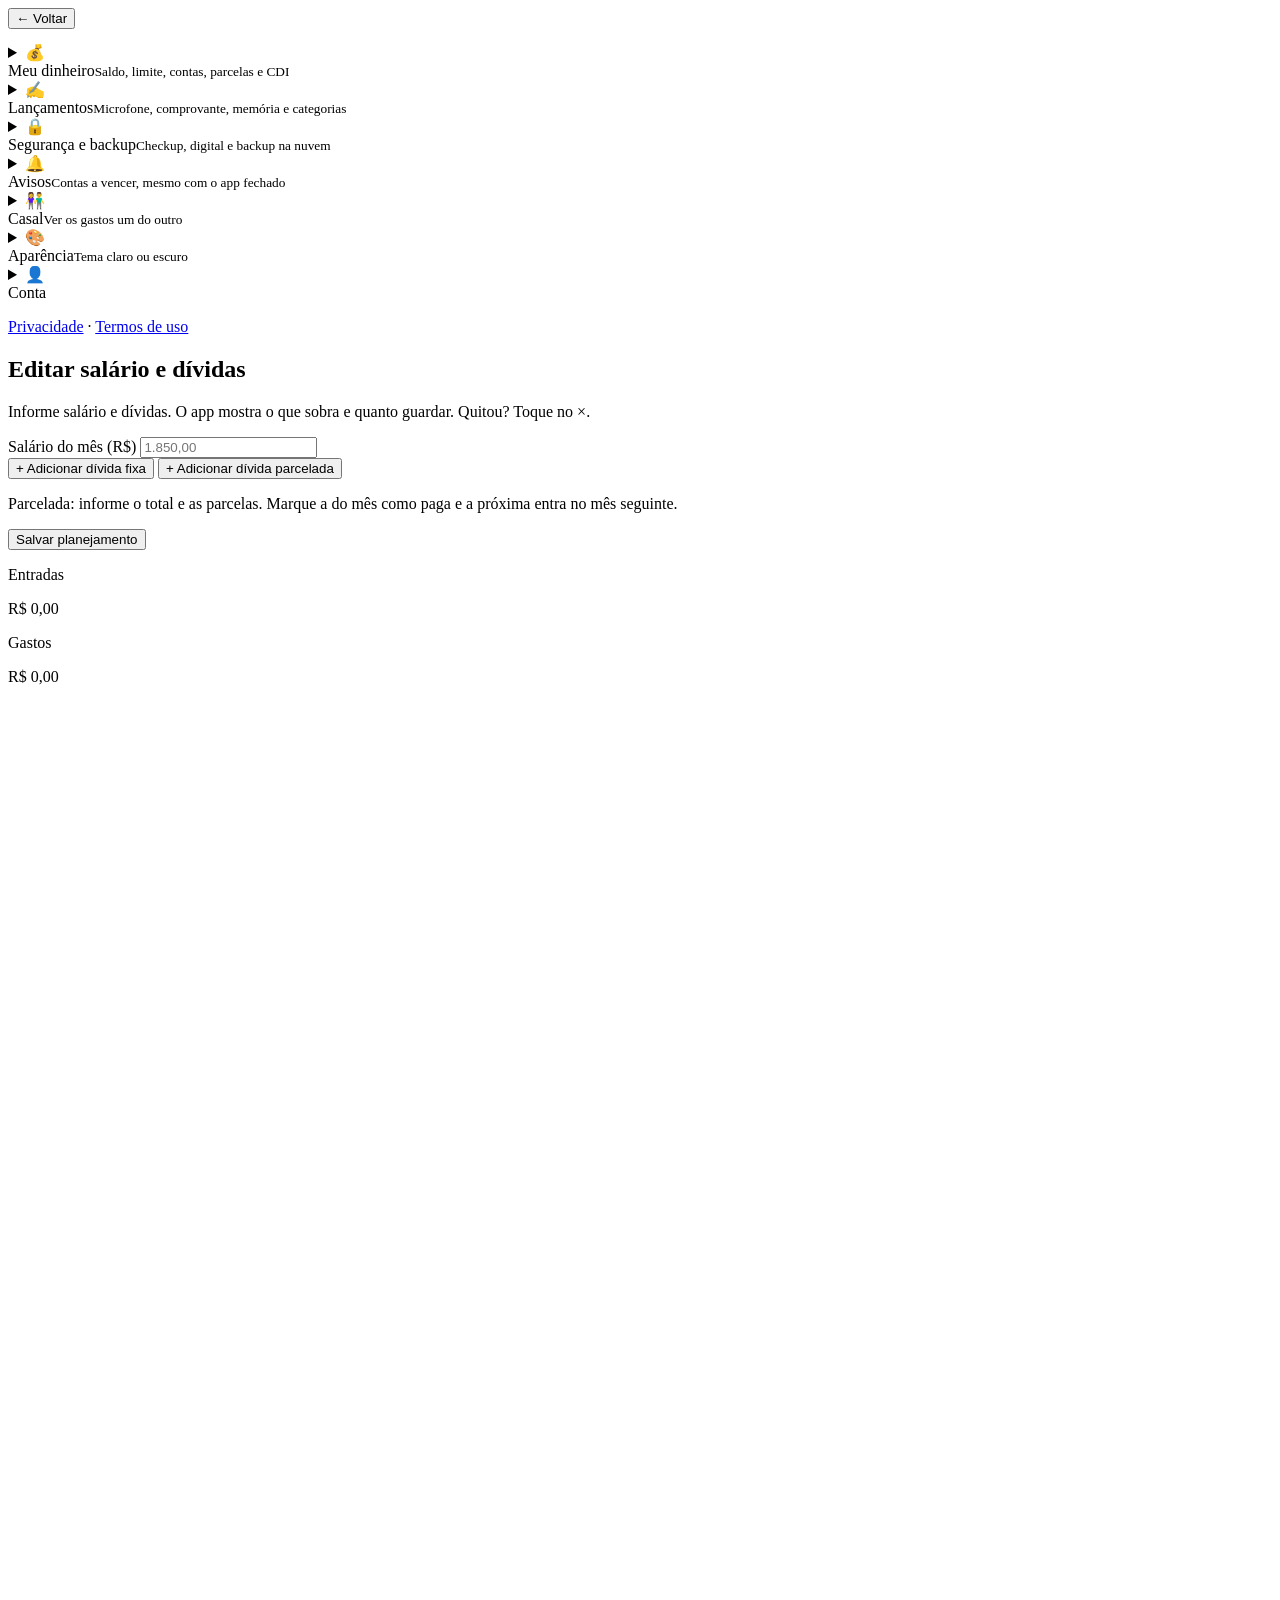
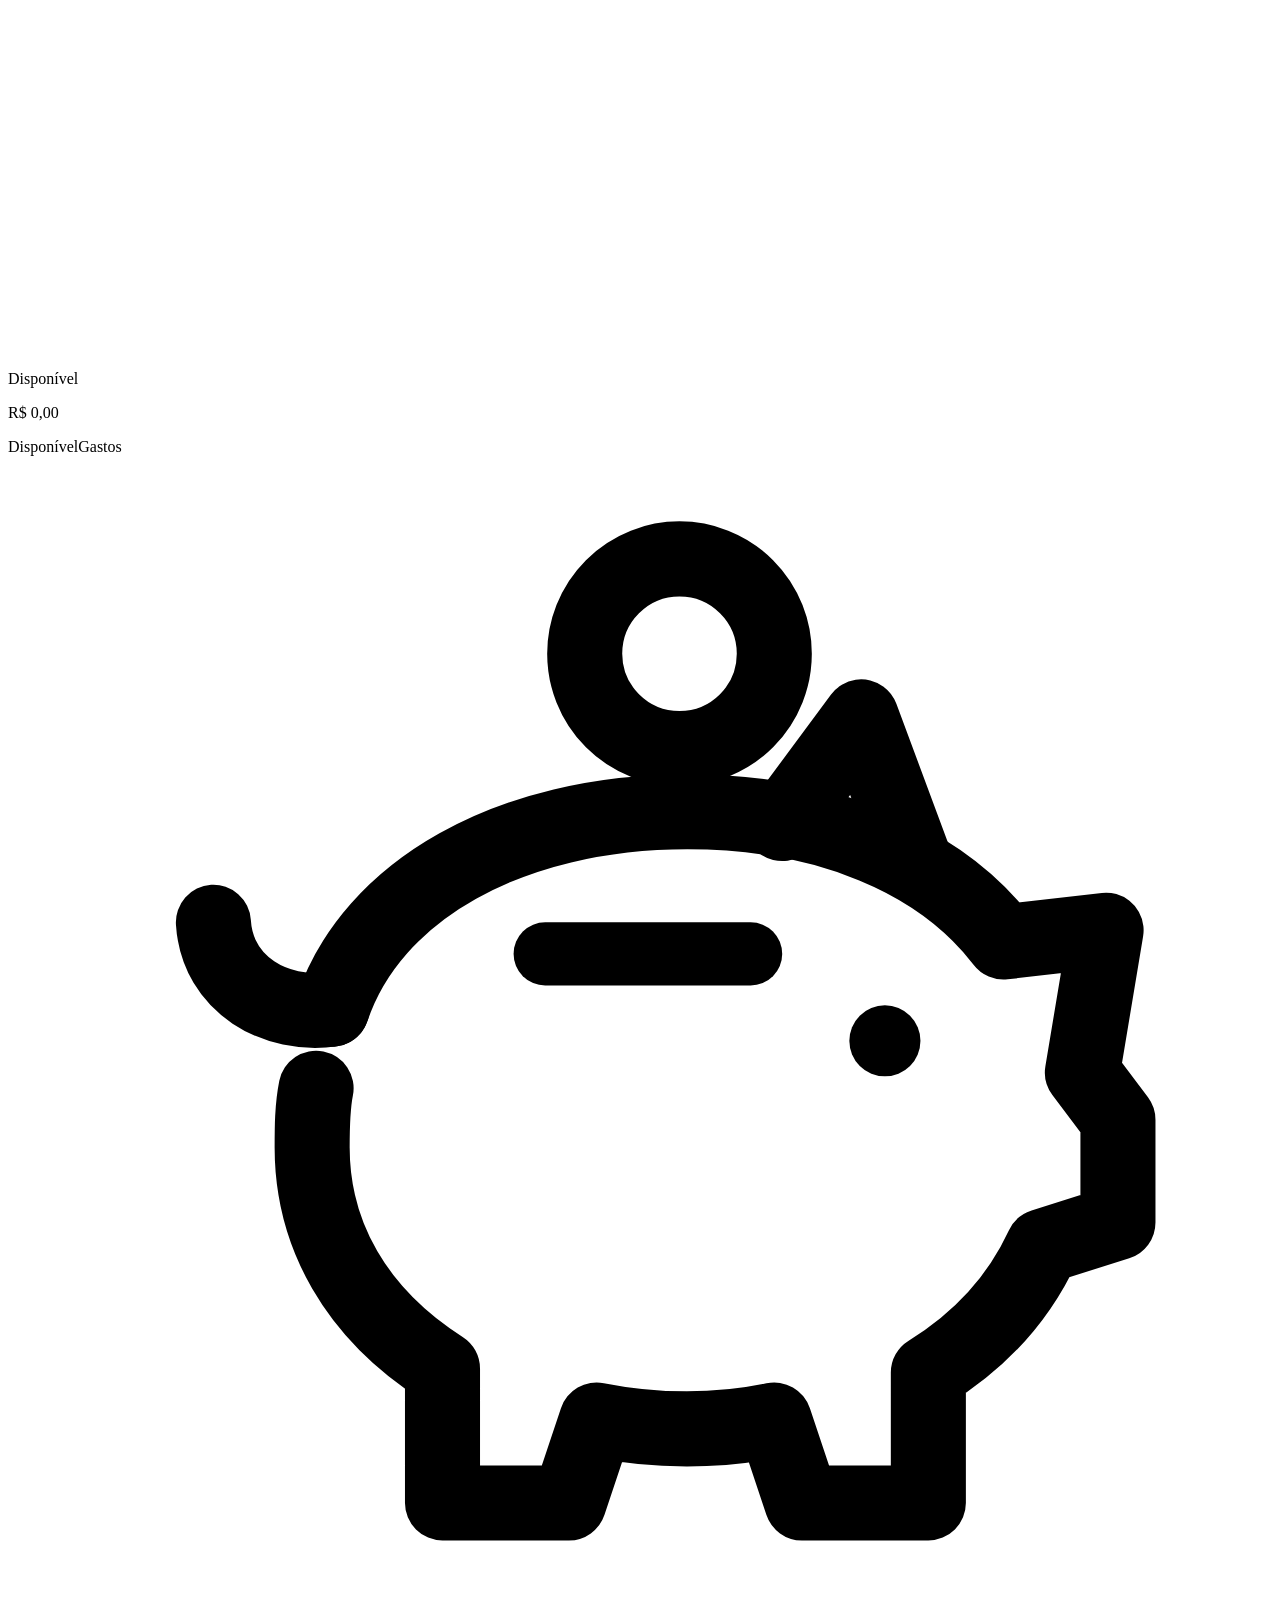
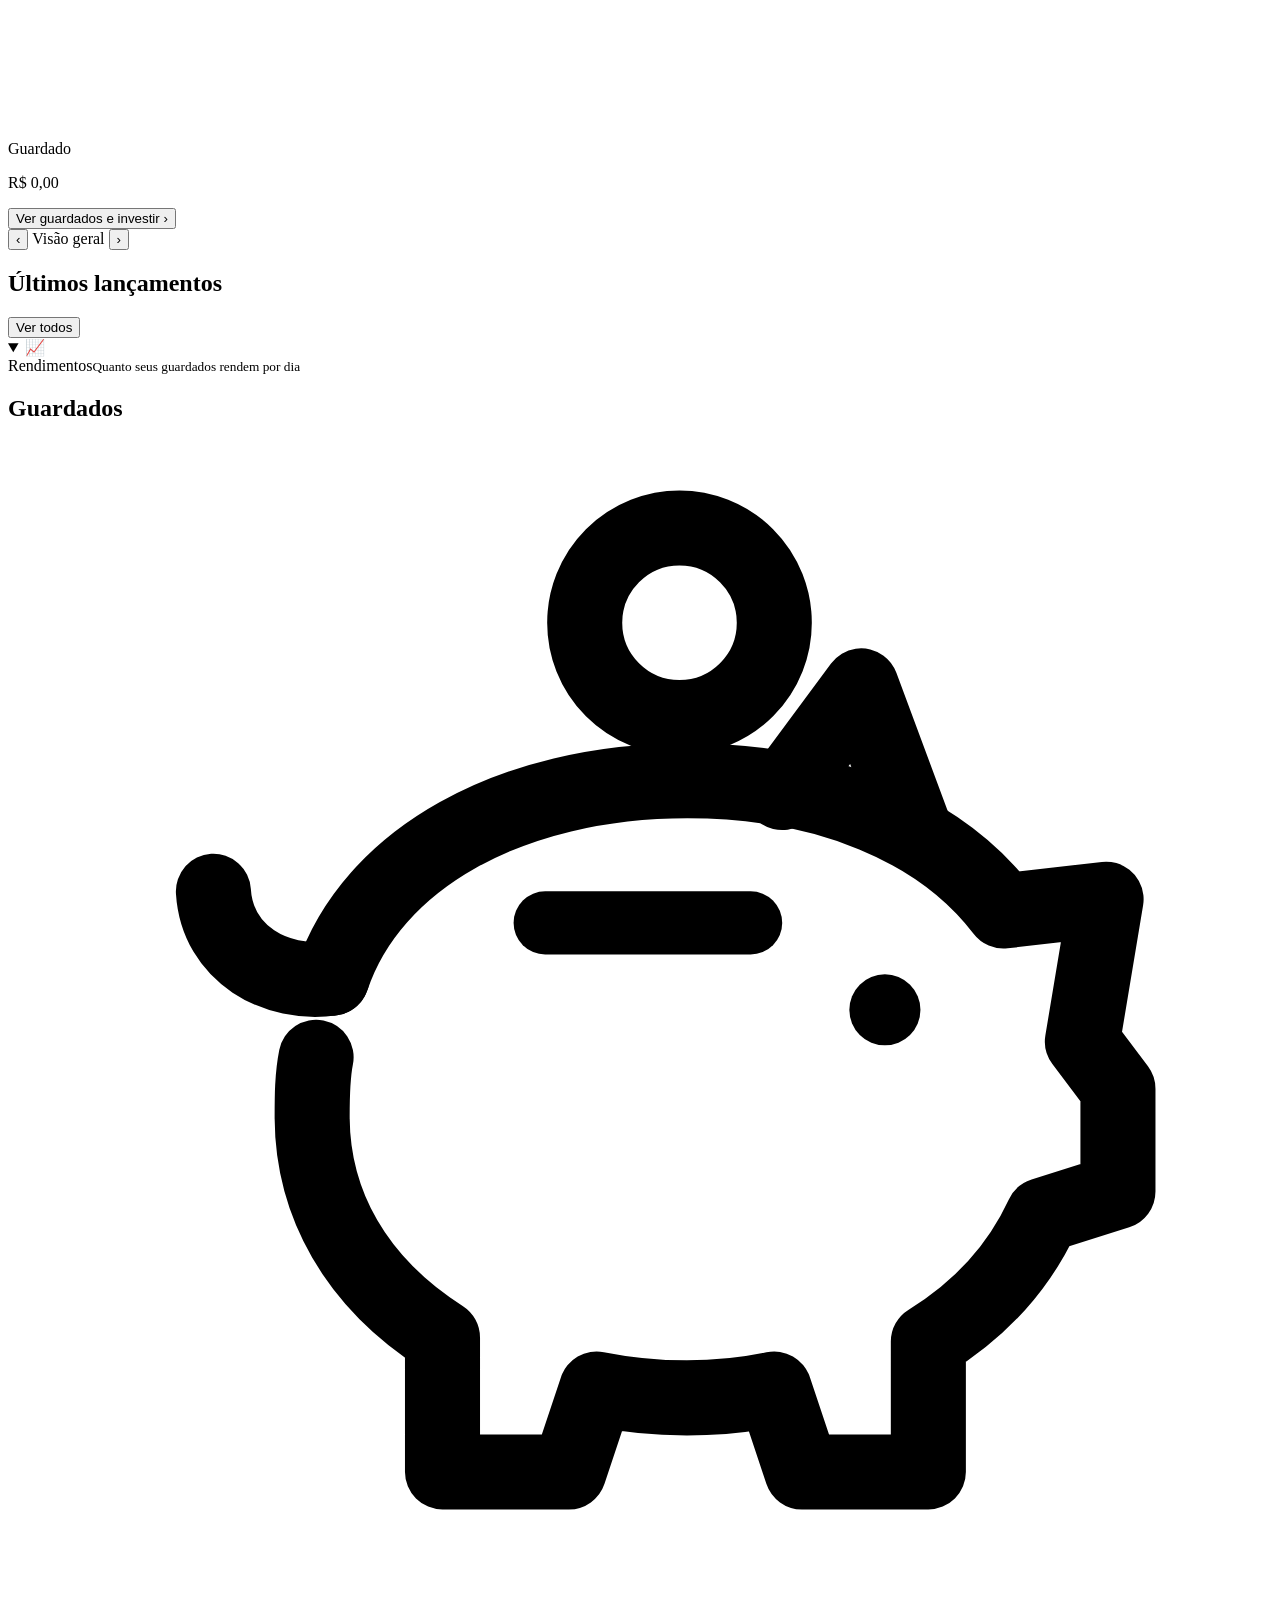
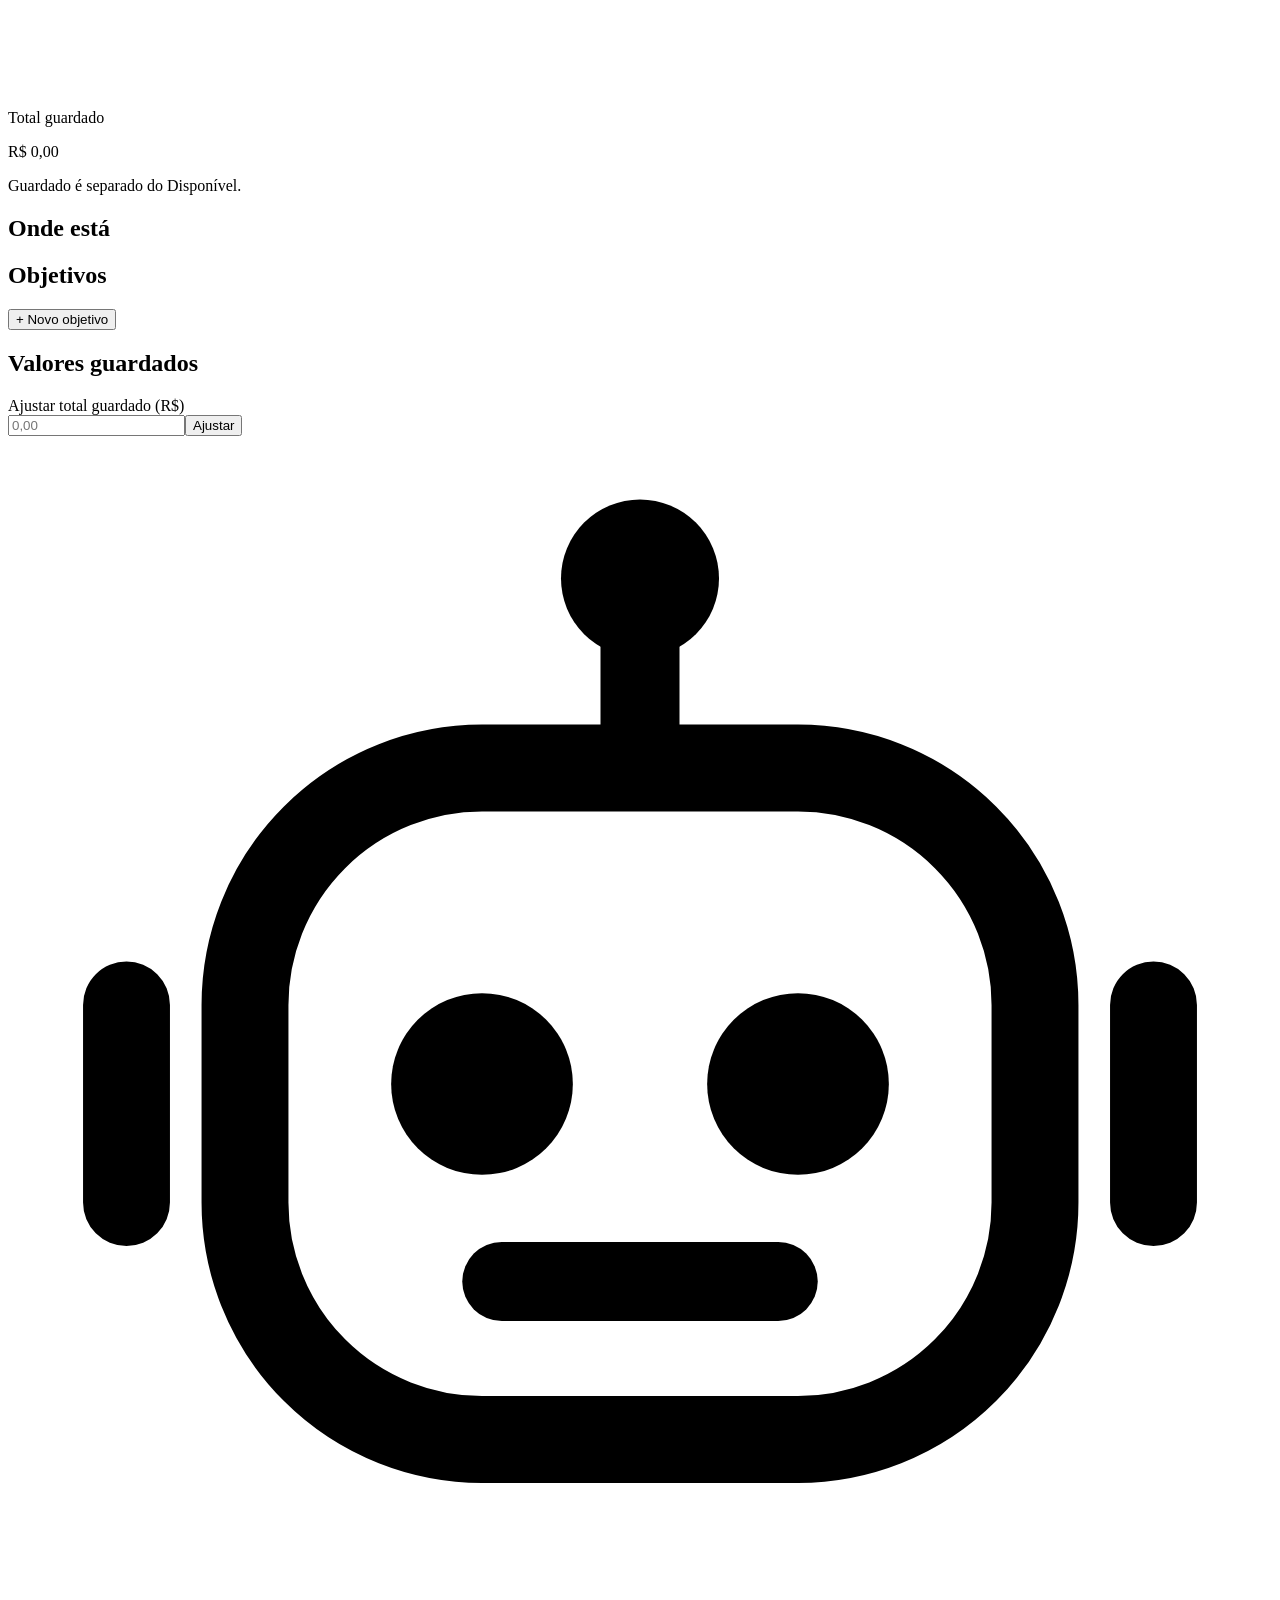
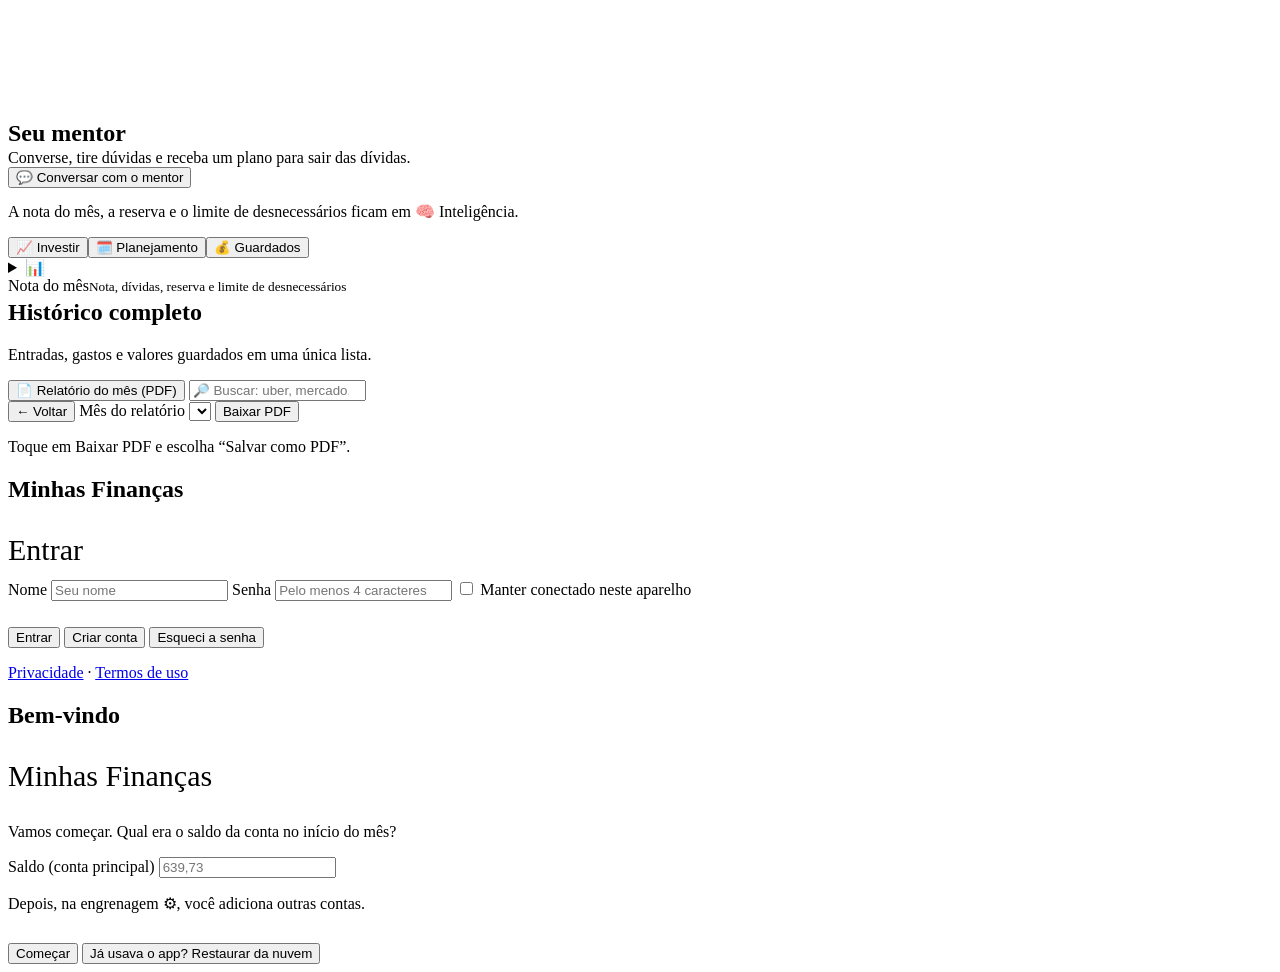
<file: src/index.html>
<!DOCTYPE html>
<html lang="pt-BR">
<head>
<meta charset="utf-8">
<meta name="app-versao" content="v1.5">
<meta http-equiv="Content-Security-Policy" content="default-src 'none'; script-src 'self' 'sha256-2mIuvmWd42KYbuBI6RzSqdmKPcouCtnYpSH7JdPOXpA=' 'sha256-kKaYbe5Y71dyZxnCPWUZMLEetuuiaifY48HeVES9iKA='; style-src 'unsafe-inline'; font-src 'self'; img-src 'self' data: blob:; connect-src 'self' https://api.bcb.gov.br https://ezivqczibtsqqqzpzcdh.supabase.co; manifest-src 'self'; worker-src 'self'; base-uri 'none'; form-action 'none'">
<meta name="referrer" content="no-referrer">
<meta name="viewport" content="width=device-width, initial-scale=1, viewport-fit=cover">
<title>Minhas Finanças</title>
<meta name="theme-color" content="#1F8A55">
<meta name="description" content="Controle de gastos por voz, com velocímetro de saldo.">
<script>try{var t_=localStorage.getItem('financas-tema');if(t_==='light'||t_==='dark')document.documentElement.setAttribute('data-theme',t_)}catch(e){}</script>
<link rel="manifest" href="manifest.json">
<link rel="icon" href="icon.svg" type="image/svg+xml">
<link rel="apple-touch-icon" href="icon.svg">
<meta name="apple-mobile-web-app-capable" content="yes">
<meta name="mobile-web-app-capable" content="yes">
<meta name="apple-mobile-web-app-title" content="Finanças">
<style>/*@@CSS@@*/</style>
</head>
<body>
<div class="top" id="top" hidden>
<button type="button" class="eng" id="topvolta" hidden aria-label="Voltar" title="Voltar">←</button>
<nav class="dots" aria-label="Navegação principal" hidden>
<button type="button" id="t1" aria-label="Principal" aria-selected="true"><i></i></button>
<button type="button" id="tp" aria-label="Planejamento" aria-selected="false"><i></i></button>
<button type="button" id="tk" aria-label="Mentor" aria-selected="false"><i></i></button>
<button type="button" id="t2" aria-label="Histórico" aria-selected="false"><i></i></button>
</nav>
<span id="ptit">Principal</span>
<button type="button" class="eng" id="eng" aria-label="Configurações" title="Configurações" aria-expanded="false">⚙</button>
</div>

<div class="aviso" id="aviso" hidden role="status"><span id="avmsg"></span><button type="button" class="add pri" id="av1"></button><button type="button" class="add" id="av2">Depois</button></div>
<div id="pages">
<section class="pg" id="pgc"><main>
<section class="cfg" id="cfg" aria-label="Configurações">
<button type="button" class="add" id="cfgvolta" style="margin:0 0 14px">← Voltar</button>
<details class="cfgs" id="cfgdin"><summary><span>💰</span><div>Meu dinheiro<small>Saldo, limite, contas, parcelas e CDI</small></div></summary><div class="cfgb">
<h2>Saldo disponível</h2>
<p class="msg" style="margin-top:0">Digite o saldo real da conta. O app ajusta o saldo inicial.</p>
<label for="disp">Disponível agora (R$)</label>
<input id="disp" inputmode="decimal" placeholder="0,00" autocomplete="off">
<button type="button" class="add pri" id="dispok">Atualizar disponível</button>
<p class="msg" id="dispmsg"></p>
<label for="limv">Limite do crédito agora (R$)</label>
<input id="limv" inputmode="decimal" placeholder="0,00" autocomplete="off">
<button type="button" class="add" id="limok">Atualizar limite</button>
<p class="msg" id="limmsg"></p>
<hr>
<h2>Contas e saldo do mês</h2>
<p class="msg" style="margin-top:0">Débito e limite do crédito de cada conta no começo do mês.</p>
<div id="contas"></div>
<button type="button" class="add" id="addc">+ Adicionar conta</button>
<button type="button" class="add pri" id="iniok">Salvar</button>
<p class="msg" id="inimsg"></p>
<hr>
<h2>Compras parceladas</h2>
<p class="msg" style="margin-top:0">Diga “tênis 300 em 3x no crédito”. A parcela de cada mês sai do Limite sozinha.</p>
<div id="parcl"></div>
<hr>
<h2>Rendimento (CDI)</h2>
<p class="msg" style="margin-top:0">Usado para calcular o rendimento dos lugares em Guardados.</p>
<label class="chk"><input type="checkbox" id="cdion"> Buscar o CDI no Banco Central automaticamente</label>
<p class="msg">Só a taxa do CDI é consultada. Nenhum dado seu é enviado.</p>
<label for="cdian">CDI ao ano, em % (usado se não houver conexão)</label>
<input id="cdian" inputmode="decimal" placeholder="Ex.: 14,65" autocomplete="off">
<button type="button" class="add pri" id="cdiok">Salvar</button>
<button type="button" class="add" id="cdiatu">Atualizar agora</button>
<p class="msg" id="cdimsg" role="status"></p>
</div></details>
<details class="cfgs" id="cfglan"><summary><span>✍️</span><div>Lançamentos<small>Microfone, comprovante, memória e categorias</small></div></summary><div class="cfgb">
<label class="chk"><input type="checkbox" id="abremic"> Abrir o app já ouvindo o microfone</label>
<label class="chk"><input type="checkbox" id="autocomp"> Lançar sozinho ao ler comprovante</label>
<p class="msg">Gasto que o app já conhece entra sozinho, com aviso para desfazer. No Android, segure o ícone do app e toque em “Falar um lançamento”.</p>
<hr>
<h2>Memória de lançamentos</h2>
<p class="msg">O app lembra como você classificou cada lugar (Útil ou Desnecessário e a categoria) e repete sozinho nos próximos lançamentos. Mude ou apague aqui.</p>
<div id="memlist"></div>
<label for="catn">Nova categoria</label><div class="row2"><div><input id="catn" maxlength="24" autocomplete="off" placeholder="Ex.: Pet, Academia"></div><div><button type="button" class="add" id="catadd" style="margin:0">Criar</button></div></div>
<p class="msg" id="catmsg" role="status"></p>
</div></details>
<details class="cfgs" id="cfgseg"><summary><span>🔒</span><div>Segurança e backup<small>Checkup, digital e backup na nuvem</small></div></summary><div class="cfgb">
<h2 style="margin-top:0">Checkup de segurança · <span id="chkres"></span></h2><div id="chkl"></div>
<hr>
<label class="chk"><input type="checkbox" id="biochk"> Entrar com a digital / Face ID</label>
<p class="msg" id="biocfg" role="status"></p>
<hr>
<h2>Backup na nuvem (automático)</h2>
<div id="nvoff"><p class="msg">Uma cópia criptografada vai sozinha para a nuvem depois de cada mudança. Só abre com a senha do backup.</p>
<label for="nvpw">Crie a senha do backup na nuvem</label><input id="nvpw" type="password" autocomplete="new-password" placeholder="mínimo 8 caracteres">
<label for="nvpw2">Repita a senha</label><input id="nvpw2" type="password" autocomplete="new-password">
<button type="button" class="add pri" id="nvliga">Ligar backup na nuvem</button></div>
<div id="nvon" hidden><p class="msg" id="nvst"></p><button type="button" class="add" id="nvagora">Enviar agora</button><button type="button" class="add perigo" id="nvdesl">Desligar e apagar da nuvem</button></div>
<details style="margin-top:10px"><summary class="msg" style="cursor:pointer">Restaurar da nuvem</summary><p class="msg">Usa o nome desta conta e a senha do backup na nuvem. Substitui os dados deste aparelho.</p><input id="nvrpw" type="password" autocomplete="current-password" placeholder="senha do backup na nuvem"><button type="button" class="add" id="nvrest">Restaurar</button><button type="button" class="add" id="nvvers">Ver versões dos últimos 7 dias</button><div id="nvvl"></div></details>
<p class="msg" id="nvmsg" role="status"></p>
<details class="cfgsub" id="cfgarq"><summary>Mais opções: backup por arquivo</summary>
<p class="msg">Backup criptografado com uma senha sua. Sem ela, o arquivo não abre.</p>
<label for="bkpw">Senha do backup (para salvar e para importar)</label>
<input id="bkpw" type="password" autocomplete="new-password" placeholder="mínimo 8 caracteres">
<button type="button" class="add" id="expShare">Compartilhar backup (WhatsApp, Drive...)</button>
<button type="button" class="add" id="exp">Salvar backup no aparelho (.json)</button>
<button type="button" class="add" id="impb">Importar backup</button>
<input type="file" id="imp" accept="application/json,.json" hidden>
<p class="msg" id="bkmsg"></p>
</details>
</div></details>
<details class="cfgs" id="cfgavi"><summary><span>🔔</span><div>Avisos<small>Contas a vencer, mesmo com o app fechado</small></div></summary><div class="cfgb">
<label class="chk"><input type="checkbox" id="avchk"> Avisar das contas a vencer</label>
<p class="msg" id="avimsg" role="status"></p>
<p class="msg">Avisa 3 dias antes, na véspera e no dia, às 9h. Usa o dia do vencimento das contas (Investir → Planejamento). O servidor só recebe as datas: nunca nomes nem valores.</p>
</div></details>
<details class="cfgs" id="cfgcas"><summary><span>👫</span><div>Casal<small id="casres">Ver os gastos um do outro</small></div></summary><div class="cfgb">
<div id="casoff"><p class="msg" style="margin-top:0">Um celular mostra o QR Code e o outro lê com a câmera. Só os gastos são mostrados. Entradas, salário, guardados e dívidas ficam só com você.</p><button type="button" class="add pri" id="casmos">📱 Mostrar meu QR Code</button><button type="button" class="add" id="casler">📷 Ler o QR Code do outro celular</button></div>
<div id="casqr" hidden><canvas id="qcv" width="10" height="10" aria-label="QR Code do casal"></canvas><p class="msg">Ou digite no outro celular:<br><b id="cascod"></b></p><button type="button" class="add" id="casqx">Fechar QR Code</button></div>
<div id="cascam" hidden><video id="qvid" playsinline muted hidden></video><p class="msg" id="cascmsg" role="status"></p><label for="qcode">Ou digite o código</label><div class="campo"><input id="qcode" autocomplete="off" autocapitalize="characters" spellcheck="false" placeholder="XXXX-XXXX-XXXX-XXXX-XXXX" maxlength="40"><button type="button" class="add pri" id="casdig" style="width:auto;margin:0;padding:0 16px">OK</button></div><button type="button" class="add" id="cascx">Cancelar</button></div>
<div id="casok" hidden><p class="msg"><b>✅ Pronto! Celulares ligados.</b><br>Agora escolha o que você mostra.</p></div>
<div id="cason" hidden><p class="msg" id="casst" style="margin-top:0"></p><label for="casnome">Seu nome no casal</label><input id="casnome" maxlength="20" autocomplete="off" placeholder="Ex.: Gui"><label>O que você mostra</label><div class="temas" id="casniv" role="radiogroup" aria-label="O que você mostra"><button type="button" role="radio" data-n="det">Detalhado</button><button type="button" role="radio" data-n="tot">Só totais</button><button type="button" role="radio" data-n="pau">Pausar</button></div><p class="msg" id="casnivx"></p><button type="button" class="add pri" id="casver">👫 Ver gastos do casal</button><button type="button" class="add" id="casmos2">Mostrar meu QR Code de novo</button><button type="button" class="add" id="casler2">📷 Ler o QR Code do outro celular</button><p class="msg">Criptografado de ponta a ponta: nem o servidor consegue ler. Atualiza quando o app é aberto.</p><button type="button" class="add perigo" id="cassai">Desfazer casal</button></div>
<p class="msg" id="casmsg" role="status"></p>
</div></details>
<details class="cfgs" id="cfgadm" hidden><summary><span>🛡️</span><div>Administrador<small>Gerenciar convites e quem usa o app</small></div></summary><div class="cfgb">
<button type="button" class="add pri" id="admgera">➕ Gerar convite</button>
<div id="admnovo" hidden><p class="admcod" id="admcod"></p><p class="msg" id="admvence" style="text-align:center"></p><div class="row2"><div><button type="button" class="add" id="admcp" style="margin:0">Copiar</button></div><div><button type="button" class="add" id="admsh" style="margin:0">Enviar</button></div></div></div>
<p class="msg" id="admmsg" role="status"></p>
<p class="msg" id="admesp"></p>
<h2>Quem usa o app</h2><div id="admus"></div>
<h2>Convites em aberto</h2><div id="admcv"></div>
<button type="button" class="linkb" id="admatu">🔄 Atualizar</button>
<p class="msg">Bloquear: a pessoa não abre mais o app (vale na próxima vez que abrir com internet). Remover: precisa de um código novo para voltar. Quem fica 30 dias sem usar precisa de código novo. Você nunca vê os gastos de ninguém.</p>
</div></details>
<details class="cfgs" id="cfgapa"><summary><span>🎨</span><div>Aparência<small>Tema claro ou escuro</small></div></summary><div class="cfgb">
<div class="temas" id="temas" role="radiogroup" aria-label="Tema"><button type="button" data-t="auto" role="radio">Automático</button><button type="button" data-t="light" role="radio">☀️ Claro</button><button type="button" data-t="dark" role="radio">🌙 Escuro</button></div>
<p class="msg">Automático segue o tema do celular.</p>
</div></details>
<details class="cfgs" id="cfgcon"><summary><span>👤</span><div>Conta<small id="quem"></small></div></summary><div class="cfgb">
<details class="cfgsub" id="trocapw"><summary>Trocar a senha do app</summary><label for="pwa">Senha atual</label><input id="pwa" type="password" autocomplete="current-password"><label for="pwn">Nova senha</label><input id="pwn" type="password" autocomplete="new-password" placeholder="8+ caracteres, letras e números"><label for="pwn2">Repita a nova senha</label><input id="pwn2" type="password" autocomplete="new-password"><button type="button" class="add pri" id="pwok">Trocar senha</button><p class="msg" id="pwmsg" role="status"></p></details>
<details class="cfgsub" id="recbox"><summary>Código de recuperação <span id="recst"></span></summary><p class="msg" id="recx"></p><label for="recpw">Senha do app</label><input id="recpw" type="password" autocomplete="current-password"><button type="button" class="add" id="recger">Gerar código de recuperação</button><p class="msg" id="recm" role="status"></p></details>
<details class="cfgsub" id="admatv"><summary>Ativar administrador</summary><label for="admac">Código de ativação</label><input id="admac" autocomplete="off" autocapitalize="characters" spellcheck="false" placeholder="ADM-XXXX-XXXX-XXXX" maxlength="30"><button type="button" class="add" id="admacok">Ativar</button><p class="msg" id="admacm" role="status"></p></details>
<details class="cfgsub" id="errbox"><summary>Erros do app <span id="errn"></span></summary><div id="errl"></div><button type="button" class="add" id="errcp" hidden>Copiar para mandar ao Claude</button><button type="button" class="add" id="errlimpa" hidden>Limpar</button><p class="msg">Guarda só a mensagem técnica, sem valores. Se algo der errado, copie e mande ao Claude.</p></details>
<button type="button" class="add" id="novab">Novidades desta versão</button>
<button type="button" class="add" id="rever">Rever o tutorial</button>
<p class="msg">O mês fecha sozinho no dia 1: o resumo vai para o Histórico e o saldo passa para o mês novo.</p>
<button type="button" class="add" id="fecha" hidden>Fechar o mês anterior agora</button>
<button type="button" class="add" id="reabre" hidden>Desfazer o último fechamento</button>
<p class="msg" id="fmsg"></p>
<button type="button" class="add" id="sair">Sair</button>
<button type="button" class="add perigo" id="zera">Apagar meus dados e recomeçar</button>
<button type="button" class="add perigo" id="delc">Excluir minha conta</button>
</div></details>
<p class="ver" id="ver"></p>
<p class="ver"><a href="privacidade.html" target="_blank" rel="noopener">Privacidade</a> · <a href="termos.html" target="_blank" rel="noopener">Termos de uso</a></p>
</section>
</main></section>
<section class="pg" id="pgp"><main>
<div class="planv" id="gaugePlan"></div>
<section class="cfg" aria-label="Editar salário e dívidas">
<h2>Editar salário e dívidas</h2>
<p class="msg" style="margin-top:0">Informe salário e dívidas. O app mostra o que sobra e quanto guardar. Quitou? Toque no ×.</p>
<label for="sal">Salário do mês (R$)</label>
<input id="sal" inputmode="decimal" placeholder="1.850,00" autocomplete="off">
<div id="dividas"></div>
<button type="button" class="add" id="addd">+ Adicionar dívida fixa</button>
<button type="button" class="add" id="addp">+ Adicionar dívida parcelada</button>
<p class="msg">Parcelada: informe o total e as parcelas. Marque a do mês como paga e a próxima entra no mês seguinte.</p>
<button type="button" class="add pri" id="divok">Salvar planejamento</button>
<p class="msg" id="divmsg"></p>
</section>
</main></section>
<!-- ============ GASTOS ============ -->
<section class="pg" id="pg1">
<main>
<section class="vencw" id="venc" hidden aria-label="Contas a vencer"></section>


<div class="duo summary-grid">
<div><span class="dl">Entradas</span><p class="saldo" id="entradasTotal" style="color:var(--pos)">R$ 0,00</p></div>
<div><span class="dl">Gastos</span><p class="saldo gasto" id="gasto">R$ 0,00</p></div>
</div>
<span id="guardadoTotal" hidden></span>
<section class="gauge" id="gaugeCard" aria-label="Painel financeiro: deslize ou use as setas para alternar entre disponível e guardado">
<div class="gauge-viewport" id="gaugeViewport">
  <div class="gauge-slide active" data-gslide="0" aria-label="Disponível">
    <div class="ringbox"><svg id="ring" viewBox="0 0 200 200" role="img" aria-label="Anel: verde é o disponível, vermelho os gastos"></svg><div class="ringc"><span class="dl">Disponível</span><p class="saldo" id="saldo">R$ 0,00</p><span class="lim" id="limc" hidden></span></div></div>
    <p class="rleg"><span><i style="background:var(--pos)"></i>Disponível</span><span><i style="background:var(--neg)"></i>Gastos</span><button type="button" class="linkb" id="fatbtn" hidden>Pagar fatura</button></p>
  </div>
  <div class="gauge-slide" data-gslide="1" aria-label="Guardado" id="gaugeSaved"><div class="gsimp"><svg class="porco" aria-hidden="true" viewBox="0 0 32 32" fill="none" stroke="currentColor" stroke-width="1.9" stroke-linecap="round" stroke-linejoin="round"><circle cx="17" cy="4.6" r="2.4"/><path d="M8.2 13.6c1-3 4.5-5 9-5 3.5 0 6.4 1.2 8 3.3l2.6-.3-.6 3.6.9 1.2v2.6l-1.9.6c-.6 1.3-1.6 2.4-2.9 3.2v3.3h-3.2l-.7-2.1c-1.4.3-3 .3-4.5 0l-.7 2.1h-3.2v-3.4c-2.2-1.4-3.3-3.4-3.3-5.6 0-.5 0-1 .1-1.5"/><path d="M8.2 13.6c-1.4.2-2.9-.6-3-2.2"/><path d="M19.6 8.9l2-2.7 1.3 3.5"/><path d="M13.6 12.2h5.2" stroke-width="1.6"/><circle cx="22.2" cy="14.4" r=".9" fill="currentColor" stroke="none"/></svg><span class="dl">Guardado</span><p class="saldo" id="gsv">R$ 0,00</p><p class="sub" id="gss"></p><button type="button" class="linkb" id="gsver">Ver guardados e investir ›</button></div></div>
</div>
<div class="gauge-nav" aria-label="Mudar painel">
  <button type="button" id="gPrev" aria-label="Painel anterior" title="Painel anterior">‹</button>
  <span class="gauge-name" id="gaugeName">Visão geral</span>
  <button type="button" id="gNext" aria-label="Próximo painel" title="Próximo painel">›</button>
</div>
<div class="gauge-dots" aria-hidden="true"><i class="active"></i><i></i></div>
</section>

<p class="prev" id="prev" hidden></p>
<section class="ult" id="ultimos"><div class="ulth"><h2>Últimos lançamentos</h2><button type="button" class="linkb" id="ultver">Ver todos</button></div><div id="ultl"></div></section>
<details class="cfgs rendd" id="rendd" open><summary><span>📈</span><div>Rendimentos<small>Quanto seus guardados rendem por dia</small></div></summary><div class="cfgb"><section class="rend" id="rendBox" aria-label="Rendimentos"></section></div></details>
</main>
</section>

<!-- ============ GUARDADOS ============ -->
<section class="pg" id="pg3">
<main>
<h1>Guardados</h1>
<div class="gcard"><svg class="porco" aria-hidden="true" viewBox="0 0 32 32" fill="none" stroke="currentColor" stroke-width="1.9" stroke-linecap="round" stroke-linejoin="round"><circle cx="17" cy="4.6" r="2.4"/><path d="M8.2 13.6c1-3 4.5-5 9-5 3.5 0 6.4 1.2 8 3.3l2.6-.3-.6 3.6.9 1.2v2.6l-1.9.6c-.6 1.3-1.6 2.4-2.9 3.2v3.3h-3.2l-.7-2.1c-1.4.3-3 .3-4.5 0l-.7 2.1h-3.2v-3.4c-2.2-1.4-3.3-3.4-3.3-5.6 0-.5 0-1 .1-1.5"/><path d="M8.2 13.6c-1.4.2-2.9-.6-3-2.2"/><path d="M19.6 8.9l2-2.7 1.3 3.5"/><path d="M13.6 12.2h5.2" stroke-width="1.6"/><circle cx="22.2" cy="14.4" r=".9" fill="currentColor" stroke="none"/></svg><span class="dl">Total guardado</span><p class="saldo" id="gtot">R$ 0,00</p><p class="sub" id="gsub" style="margin-bottom:0"></p></div>
<p class="hint">Guardado é separado do Disponível.</p>
<h2>Onde está</h2>
<div id="gplaces"></div>
<div id="grend"></div>
<h2>Objetivos</h2>
<div id="gobjs"></div>
<button type="button" class="add" id="gobjnew">+ Novo objetivo</button>
<div id="gobjform" hidden><label for="gon">Nome</label><input id="gon" autocomplete="off" placeholder="Ex.: Reserva, Viagem"><div class="row2"><div><label for="gom">Meta (R$)</label><input id="gom" inputmode="decimal" autocomplete="off" placeholder="0,00"></div><div><label for="goi">Já tenho (R$)</label><input id="goi" inputmode="decimal" autocomplete="off" placeholder="0,00"></div></div><label for="gop">Prazo (opcional)</label><input id="gop" type="date"><button type="button" class="add pri" id="gook">Salvar objetivo</button><p class="msg" id="gomsg"></p></div>
<h2>Valores guardados</h2>
<div class="gadj"><label for="gnov">Ajustar total guardado (R$)</label><div class="gadjr"><input id="gnov" inputmode="decimal" placeholder="0,00" autocomplete="off"><button type="button" class="add pri" id="gnovok">Ajustar</button></div><p class="msg" id="gmsg"></p></div>
<div id="lista3"></div>
</main>
</section>

<!-- ============ CONSULTORIA ============ -->
<section class="pg" id="pgk">
<main>
<div class="mencard"><svg viewBox="0 0 32 32" aria-hidden="true"><path d="M16 3.5V8" stroke="currentColor" stroke-width="2" stroke-linecap="round"/><circle cx="16" cy="3.2" r="2" fill="currentColor"/><rect x="6" y="8" width="20" height="17" rx="6" fill="none" stroke="currentColor" stroke-width="2.2"/><circle cx="12" cy="16" r="2.3" fill="currentColor"/><circle cx="20" cy="16" r="2.3" fill="currentColor"/><path d="M12.5 21h7" stroke="currentColor" stroke-width="2" stroke-linecap="round"/><path d="M3 14v5M29 14v5" stroke="currentColor" stroke-width="2.2" stroke-linecap="round"/></svg><div><h2 style="margin:0">Seu mentor</h2><p class="sub" style="margin:2px 0 0">Converse, tire dúvidas e receba um plano para sair das dívidas.</p></div></div>
<button type="button" class="add pri" id="menab">💬 Conversar com o mentor<span class="mnovo" id="menn" hidden>novo</span></button>
<p class="sub" style="margin-top:14px">A nota do mês, a reserva e o limite de desnecessários ficam em 🧠 Inteligência.</p>
</main>
</section>

<!-- ============ INVESTIR ============ -->
<section class="pg" id="pgi">
<main>
<div class="itabs" id="itabs" role="tablist"><button type="button" role="tab" data-it="inv" aria-selected="true">📈 Investir</button><button type="button" role="tab" data-it="pla" aria-selected="false">🗓️ Planejamento</button><button type="button" role="tab" data-it="gua" aria-selected="false">💰 Guardados</button></div>
<div id="itInv"><div id="invBox"></div></div>
<div id="itPla" hidden></div>
<div id="itGua" hidden></div>
</main>
</section>

<!-- ============ INTELIGÊNCIA ============ -->
<section class="pg" id="pgy"><main><div id="cyBox"></div></main></section>
<section class="pg" id="pgx">
<main>
<details class="cfgs consd" id="consd"><summary><span>📊</span><div>Nota do mês<small id="consres">Nota, dívidas, reserva e limite de desnecessários</small></div></summary><div class="cfgb"><div id="consBox"></div></div></details>
<div id="xBox"></div>
</main>
</section>

<!-- ============ HISTÓRICO ============ -->
<section class="pg" id="pg4">
<main>
<h2 style="margin-top:4px">Histórico completo</h2>
<p class="sub">Entradas, gastos e valores guardados em uma única lista.</p>
<button type="button" class="add pri" id="relab">📄 Relatório do mês (PDF)</button>
<input id="hbusca" class="hbusca" type="search" placeholder="🔎 Buscar: uber, mercado, pix..." autocomplete="off" enterkeyhint="search" aria-label="Buscar no histórico"><p class="hbres" id="hbres" hidden role="status"></p>
<section class="cal" id="cal" aria-label="Calendário do mês"></section>
<div class="hcats" id="histcats" hidden></div>
<div id="listaHist"></div>
</main>
</section>

<!-- ============ RELATÓRIO ============ -->
<section class="pg" id="pgr">
<main class="rel">
<div class="relbar">
<button type="button" class="add" id="relvolta">← Voltar</button>
<label for="relmes">Mês do relatório</label>
<select id="relmes"></select>
<button type="button" class="add pri" id="relpdf">Baixar PDF</button>
<p class="msg">Toque em Baixar PDF e escolha “Salvar como PDF”.</p>
</div>
<div id="relDoc"></div>
</main>
</section>

<!-- ============ LOGIN ============ -->
<section class="pg" id="pga">
<main>
<h1>Minhas Finanças</h1>
<p class="saldo" style="font-size:30px;margin-bottom:12px" id="atit">Entrar</p>
<div class="iostip" id="uios" hidden>📱 <b>No iPhone, use pelo ícone.</b> Toque em Compartilhar → “Adicionar à Tela de Início” e abra o app por lá. O que for criado aqui no navegador fica só no navegador.<span id="uiosc"></span></div>
<section class="form" id="uform">
<label for="un" style="margin-top:0">Nome</label>
<input id="un" autocomplete="username" autocapitalize="words" placeholder="Seu nome">
<label for="up">Senha</label>
<input id="up" type="password" autocomplete="current-password" placeholder="Pelo menos 4 caracteres">
<div id="ucw" hidden><label for="up2">Repita a senha</label><input id="up2" type="password" autocomplete="new-password"><label for="ucod">Código de convite</label><input id="ucod" autocomplete="off" autocapitalize="characters" spellcheck="false" placeholder="FIN-XXXX-XXXX" maxlength="20"><p class="hint" style="margin-top:4px">Peça o código ao administrador do app.</p></div>
<label class="chk"><input type="checkbox" id="ulem"> Manter conectado neste aparelho</label>
<p class="hint" id="umsg" role="alert"></p>
<button class="add pri" id="uok" type="button">Entrar</button>
<button class="add" id="usw" type="button">Criar conta</button>
<button class="linkb" id="uesq" type="button" style="margin-top:10px">Esqueci a senha</button>
<p class="hint" id="unote"></p>
</section>
<section class="form" id="resw" hidden>
<h2 style="margin-top:0">Esqueci a senha</h2><p class="msg" style="margin-top:0">Use o código de recuperação que apareceu quando você criou a conta.</p>
<label for="rnome">Nome da conta</label><input id="rnome" autocomplete="username" autocapitalize="words">
<label for="rcod">Código de recuperação</label><input id="rcod" autocomplete="off" autocapitalize="characters" spellcheck="false" placeholder="REC-XXXX-XXXX-XXXX-XXXX" maxlength="30">
<label for="rpw">Senha nova</label><input id="rpw" type="password" autocomplete="new-password" placeholder="8+ caracteres, letras e números">
<label for="rpw2">Repita a senha nova</label><input id="rpw2" type="password" autocomplete="new-password">
<p class="hint" id="rmsg" role="alert"></p><button class="add pri" id="rok" type="button">Criar senha nova</button><button class="add" id="rvolta" type="button">Voltar</button>
</section>
<p class="ver" id="ver2"></p>
<p class="ver"><a href="privacidade.html" target="_blank" rel="noopener">Privacidade</a> · <a href="termos.html" target="_blank" rel="noopener">Termos de uso</a></p>
</main>
</section>

<!-- ============ PRIMEIRO USO ============ -->
<section class="pg" id="pgs">
<main>
<h1>Bem-vindo</h1>
<p class="saldo" style="font-size:30px" id="bemv">Minhas Finanças</p>
<p class="sub">Vamos começar. Qual era o saldo da conta no início do mês?</p>
<section class="form">
<label for="ini0" style="margin-top:0">Saldo (conta principal)</label>
<input id="ini0" inputmode="decimal" value="" placeholder="639,73" autocomplete="off">
<p class="hint" id="ini0msg">Depois, na engrenagem ⚙, você adiciona outras contas.</p>
<button class="add pri" id="ini0ok" type="button">Começar</button>
<button class="linkb" id="ininv" type="button" style="margin-top:14px">Já usava o app? Restaurar da nuvem</button>
<div id="ininvw" hidden><p class="hint">Use o mesmo nome de conta do outro celular e a senha do backup na nuvem.</p><input id="ininvpw" type="password" autocomplete="current-password" placeholder="senha do backup na nuvem"><button class="add" id="ininvok" type="button">Restaurar</button><p class="msg" id="ininvmsg" role="status"></p></div>
</section>
</main>
</section>
</div>

<div class="sheet" id="lan" hidden role="dialog" aria-modal="true" aria-labelledby="lant"><div class="sheetbox"><div class="lanh"><h2 id="lant">Lançamentos</h2><button type="button" class="add" id="lanx">Fechar</button></div><p class="msg" style="margin-top:4px">Só para ver. Para editar ou apagar, use a aba Histórico.</p><div id="lantot"></div><div id="lanl"></div></div></div>
<div class="sheet" id="edit" hidden role="dialog" aria-modal="true" aria-label="Lançamento"><div class="sheetbox">
<h2 id="etit">Editar lançamento</h2>
<label for="ed" style="margin-top:0">Descrição</label><input id="ed" autocomplete="off">
<div class="row2"><div><label for="ev">Valor (R$)</label><input id="ev" inputmode="decimal" autocomplete="off"></div><div><label for="edt">Data</label><input id="edt" type="date"></div></div>
<div class="row2"><div><label for="eh">Hora</label><input id="eh" type="time"></div><div><label for="ep">Pagamento</label><select id="ep"></select></div></div>
<div id="epw" hidden><label for="epar">Parcelas no crédito</label><select id="epar"></select><p class="hint" id="eparn" style="margin:6px 0 0"></p></div>
<label>Tipo</label><div class="tipos" id="etipo"></div>
<div id="ecw" hidden><label for="ecat">Categoria</label><select id="ecat"></select><input id="ecatn" placeholder="Nome da nova categoria" autocomplete="off" maxlength="24" hidden style="margin-top:6px"></div>
<div id="ewg" hidden><div class="row2"><div><label for="elug">Onde está</label><select id="elug"></select></div><div><label for="eobj">Objetivo</label><select id="eobj"></select></div></div><input id="elugn" placeholder="Nome do novo lugar" autocomplete="off" hidden></div>
<p class="hint" id="emsg" role="alert"></p>
<button class="add pri" id="esalva" type="button">Salvar alterações</button>
<button class="add" id="ecancela" type="button">Cancelar</button>
<button class="add perigo" id="eapaga" type="button">Apagar lançamento</button>
</div></div>
<div class="sheet" id="fat" hidden role="dialog" aria-modal="true" aria-label="Pagar fatura"><div class="sheetbox">
<h2>Pagar fatura</h2><p class="msg" id="fatinfo" style="margin-top:0"></p>
<label for="fatv">Valor (R$)</label><input id="fatv" inputmode="decimal" autocomplete="off">
<p class="hint" id="fatmsg" role="alert"></p>
<button class="add pri" id="fatok" type="button">Pagar fatura</button>
<button class="add" id="fatcan" type="button">Cancelar</button>
</div></div>
<div class="tut" id="tut" hidden role="dialog" aria-modal="true" aria-label="Tutorial"><div class="tut-hole" id="tuth"></div><div class="tut-b" id="tutb"><div class="tut-ar" id="tuta"></div><b id="tutt"></b><p id="tutx"></p><div class="tf"><button type="button" class="tp" id="tutp">Pular</button><span id="tutn"></span><button type="button" id="tutv">Voltar</button><button type="button" class="pri" id="tutk">Próximo</button></div></div></div>
<button type="button" class="robo" id="robo" hidden aria-label="Abrir o mentor financeiro" title="Mentor financeiro"><svg viewBox="0 0 32 32" aria-hidden="true"><path d="M16 3.5V8" stroke="currentColor" stroke-width="2" stroke-linecap="round"/><circle cx="16" cy="3.2" r="2" fill="currentColor"/><rect x="6" y="8" width="20" height="17" rx="6" fill="none" stroke="currentColor" stroke-width="2.2"/><circle cx="12" cy="16" r="2.3" fill="currentColor"/><circle cx="20" cy="16" r="2.3" fill="currentColor"/><path d="M12.5 21h7" stroke="currentColor" stroke-width="2" stroke-linecap="round"/><path d="M3 14v5M29 14v5" stroke="currentColor" stroke-width="2.2" stroke-linecap="round"/></svg><i id="robodot" hidden></i></button>
<div class="sheet" id="men" hidden role="dialog" aria-modal="true" aria-labelledby="ment"><div class="sheetbox menbox"><div class="lanh"><h2 class="mhead" id="ment"><svg viewBox="0 0 32 32" aria-hidden="true"><path d="M16 3.5V8" stroke="currentColor" stroke-width="2" stroke-linecap="round"/><circle cx="16" cy="3.2" r="2" fill="currentColor"/><rect x="6" y="8" width="20" height="17" rx="6" fill="none" stroke="currentColor" stroke-width="2.2"/><circle cx="12" cy="16" r="2.3" fill="currentColor"/><circle cx="20" cy="16" r="2.3" fill="currentColor"/><path d="M12.5 21h7" stroke="currentColor" stroke-width="2" stroke-linecap="round"/><path d="M3 14v5M29 14v5" stroke="currentColor" stroke-width="2.2" stroke-linecap="round"/></svg>Mentor</h2><button type="button" class="add" id="menx">Fechar</button></div><div class="menlog" id="menlog" aria-live="polite"></div><div class="menops" id="menops"></div><div class="menin" id="menin" hidden><input id="mentx" autocomplete="off" maxlength="300" placeholder="Escreva uma dúvida" aria-label="Mensagem para o mentor"><button type="button" class="add pri" id="mensend">Enviar</button></div></div></div>
<div class="bio" id="bio" hidden role="dialog" aria-modal="true" aria-labelledby="biot"><div class="biobox"><svg viewBox="0 0 48 48" aria-hidden="true"><path d="M24 6c-9.9 0-18 8.1-18 18M24 12c-6.6 0-12 5.4-12 12v4M24 18c-3.3 0-6 2.7-6 6v8c0 3 1 5.5 3 7.5M24 24v10c0 4 2 7 5 9M30 24c0-3.3-2.7-6-6-6M36 24c0-6.6-5.4-12-12-12M42 24c0-9.9-8.1-18-18-18M30 24v6M36 28v2c0 3-1 6-2.5 8.5" fill="none" stroke="currentColor" stroke-width="2.6" stroke-linecap="round"/></svg><h2 id="biot">Minhas Finanças</h2><p>Confirme que é você para abrir.</p><button type="button" class="add pri" id="biobtn">Entrar com a digital</button><button type="button" class="linkb" id="biosenha">Usar a senha</button><p class="msg" id="biomsg" role="alert"></p></div></div>
<div class="mais" id="mais" hidden><div class="maisl" role="menu" aria-label="Opções do botão +"><button type="button" role="menuitem" id="abhis"><b>Histórico</b><span aria-hidden="true">📋</span></button><button type="button" role="menuitem" id="abmen"><b>Mentor</b><span aria-hidden="true">🤖</span><i class="mdot" id="abmend" hidden></i></button><button type="button" role="menuitem" id="abint"><b>Inteligência</b><span aria-hidden="true">🧠</span></button><button type="button" role="menuitem" id="abcas"><b>Casal</b><span aria-hidden="true">👫</span></button><button type="button" role="menuitem" id="abinv"><b>Investir</b><span aria-hidden="true">📈</span></button><button type="button" role="menuitem" id="ablan" class="mpri"><b>Lançar</b><span aria-hidden="true">✏️</span></button></div></div>
<button type="button" class="micf" id="micf" hidden aria-label="Falar um lançamento" title="Falar um lançamento"><svg viewBox="0 0 24 24" aria-hidden="true"><rect x="9" y="3" width="6" height="11" rx="3" fill="none" stroke="currentColor" stroke-width="2"/><path d="M5.5 11a6.5 6.5 0 0 0 13 0M12 17.5V21M8.5 21h7" fill="none" stroke="currentColor" stroke-width="2" stroke-linecap="round"/></svg></button>
<div class="micb" id="micb" hidden role="status" aria-live="polite"></div>
<button type="button" class="fab" id="fab" hidden aria-label="Abrir opções" aria-haspopup="menu" aria-expanded="false" title="Opções">+</button>
<div class="sheet" id="lanc" hidden role="dialog" aria-modal="true" aria-labelledby="lanct"><div class="sheetbox">
<div class="lanh"><h2 id="lanct">Lançar</h2><button type="button" class="add" id="lancx">Fechar</button></div>
<div class="lopc"><button type="button" class="mic lmic" id="mic1" aria-label="Falar o lançamento" title="Falar o lançamento"><span aria-hidden="true">🎤</span>Falar</button><button type="button" id="digita"><span aria-hidden="true">⌨️</span>Digitar</button><button type="button" id="ocrbtn"><span aria-hidden="true">📷</span>Foto</button><button type="button" id="compbtn"><span aria-hidden="true">📄</span>PDF</button></div>
<p class="hint" id="hint">Diga “gastei 12,50 no pix na padaria”. Com valor e pagamento, salva sozinho.</p>
<div class="campo" id="digbox" hidden><input id="frase" placeholder="Ex.: padaria 12,50 pix" autocomplete="off" enterkeyhint="done"><button type="button" class="add pri" id="digok" style="width:auto;margin:0;padding:0 16px">OK</button></div>
<div id="atalhos" hidden><label>Atalhos · toque para lançar de novo</label><div class="chips" id="chips"></div></div>
<input type="file" id="ocrfile" accept="image/*" hidden><input type="file" id="compfile" accept="application/pdf,.pdf" hidden>
</div></div>
<div class="sheet" id="nov" hidden role="dialog" aria-modal="true" aria-labelledby="novt"><div class="sheetbox"><h2 id="novt">Novidades</h2><ul class="novl" id="novl"></ul><button type="button" class="add pri" id="novok">Entendi</button></div></div>
<div class="sheet" id="recs" hidden role="dialog" aria-modal="true" aria-labelledby="recst2"><div class="sheetbox"><h2 id="recst2">🔑 Guarde seu código de recuperação</h2><p class="msg">Se esquecer a senha, é com ele que você cria uma senha nova sem perder nada. Tire um print ou anote em lugar seguro. Ninguém mais tem esse código, nem o administrador.</p><p class="admcod" id="recc" style="font-size:20px"></p><button type="button" class="add" id="reccp">Copiar</button><button type="button" class="add pri" id="recok">Já guardei</button></div></div>
<div class="acs" id="acs" hidden role="dialog" aria-modal="true" aria-labelledby="acst"><div class="acsb"><div class="ic" aria-hidden="true">🔒</div><h2 id="acst">Acesso ao app</h2><p class="msg" id="acsx"></p><div id="acsw"><label for="acsc">Código de convite</label><input id="acsc" autocomplete="off" autocapitalize="characters" spellcheck="false" placeholder="FIN-XXXX-XXXX" maxlength="20"><button type="button" class="add pri" id="acsok">Liberar acesso</button></div><p class="msg" id="acsm" role="alert"></p><p class="msg">Seus dados continuam guardados neste celular.</p><button type="button" class="add" id="acssai">Sair da conta</button></div></div>
<div class="toast" id="toast" role="status" aria-live="polite" hidden><span id="tmsg"></span><button type="button" id="tuti" hidden>Útil</button><button type="button" id="tdes" hidden>Desnecessário</button><button type="button" id="tedi" hidden>Editar</button><button type="button" id="tund">Desfazer</button><div id="tcats" hidden></div></div>

<script>//@@JS@@</script>
</body>
</html>
</file>
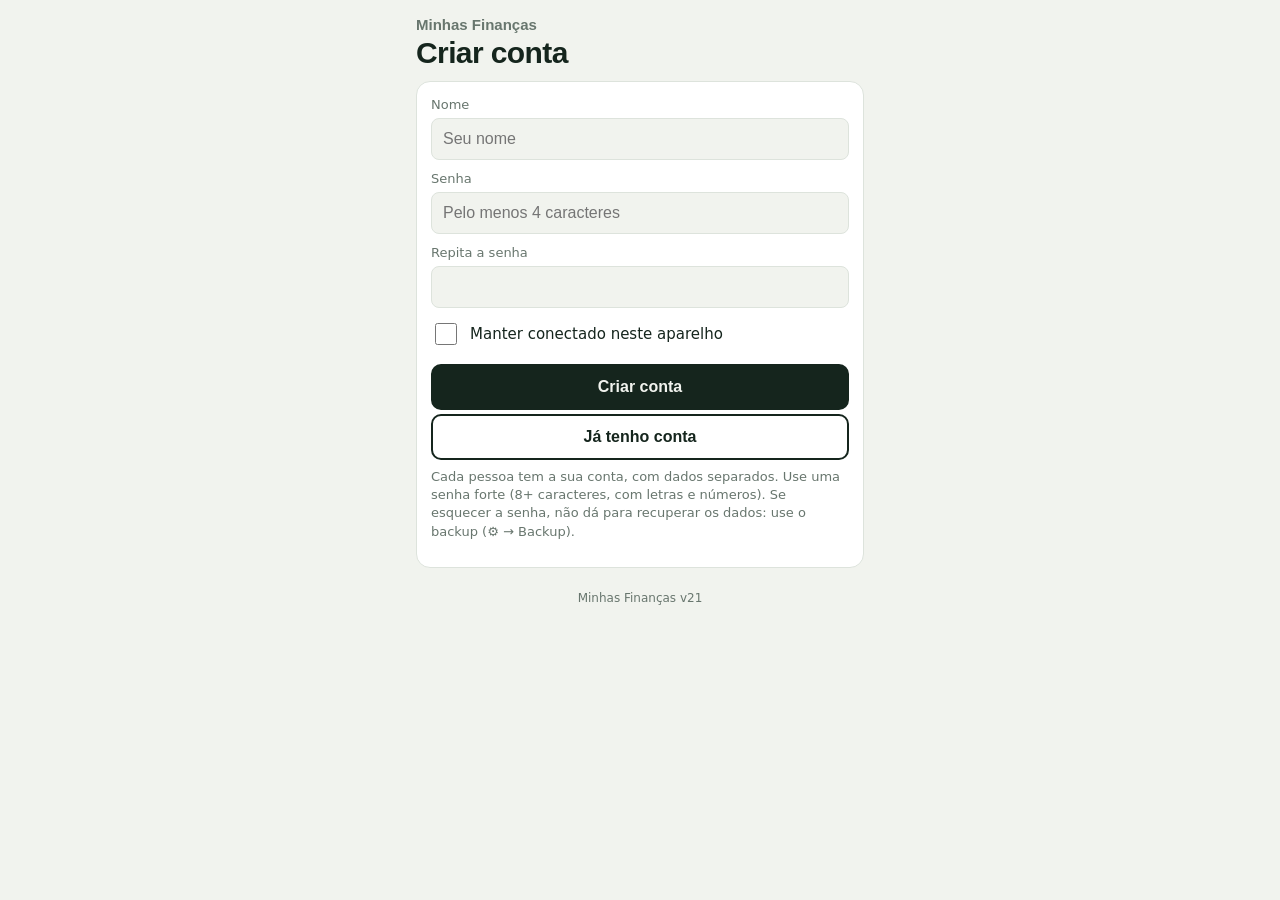
<file: index-10.html>
<!DOCTYPE html>
<html lang="pt-BR">
<head>
<meta charset="utf-8">
<meta http-equiv="Content-Security-Policy" content="default-src 'none'; script-src 'sha256-jh0k2uhg/zYb5x94f92h57qMoQGDYDqnveznFadeKiE='; style-src 'unsafe-inline' https://fonts.googleapis.com; font-src https://fonts.gstatic.com; img-src 'self' data: blob:; connect-src 'self'; manifest-src 'self'; worker-src 'self'; base-uri 'none'; form-action 'none'">
<meta name="referrer" content="no-referrer">
<meta name="viewport" content="width=device-width, initial-scale=1, viewport-fit=cover">
<title>Minhas Finanças v21</title>
<meta name="theme-color" content="#1F8A55">
<meta name="description" content="Controle de gastos por voz, com velocímetro de saldo.">
<link rel="manifest" href="manifest.json">
<link rel="icon" href="icon.svg" type="image/svg+xml">
<link rel="apple-touch-icon" href="icon.svg">
<meta name="apple-mobile-web-app-capable" content="yes">
<meta name="mobile-web-app-capable" content="yes">
<meta name="apple-mobile-web-app-title" content="Finanças">
<link href="https://fonts.googleapis.com/css2?family=Bricolage+Grotesque:wght@600;800&family=DM+Sans:wght@400;500;700&display=swap" rel="stylesheet">
<style>
:root{--bg:#F1F3EE;--card:#FFFFFF;--ink:#15251D;--mute:#68766E;--line:#DDE3DC;--pos:#1F8A55;--neg:#D6403A;--mid:#D99A12;--rec:#1F8A55;--uti:#2F6FDB;--des:#8E1B3C;--gua:#7B847F;--sem:#B9C1BC;--btn:#15251D;--btnt:#F1F3EE}
@media (prefers-color-scheme:dark){:root:not([data-theme="light"]){--bg:#0F1814;--card:#18251E;--ink:#EDF2EC;--mute:#93A399;--line:#263830;--pos:#3DBB7A;--neg:#EF6A63;--mid:#EBB63E;--rec:#3DBB7A;--uti:#6AA0FF;--des:#C73E62;--gua:#A9B2AD;--sem:#5F6F66;--btn:#EDF2EC;--btnt:#0F1814}}
:root[data-theme="dark"]{--bg:#0F1814;--card:#18251E;--ink:#EDF2EC;--mute:#93A399;--line:#263830;--pos:#3DBB7A;--neg:#EF6A63;--mid:#EBB63E;--rec:#3DBB7A;--uti:#6AA0FF;--des:#C73E62;--gua:#A9B2AD;--sem:#5F6F66;--btn:#EDF2EC;--btnt:#0F1814}
*{box-sizing:border-box}
html{-webkit-text-size-adjust:100%}
body{margin:0;background:var(--bg);color:var(--ink);font-family:'DM Sans',system-ui,sans-serif;font-size:16px;line-height:1.4;padding-top:env(safe-area-inset-top,0px);padding-bottom:env(safe-area-inset-bottom,0px)}
main{max-width:480px;margin:0 auto;padding:16px 16px 80px}
h1{font:600 15px 'Bricolage Grotesque',sans-serif;margin:0 0 4px;color:var(--mute)}
.saldo{font:800 46px/1.05 'Bricolage Grotesque',sans-serif;letter-spacing:-.02em;margin:0}
.saldo.neg{color:var(--neg)}
.sub{color:var(--mute);font-size:14px;margin:4px 0 14px}
.bar{display:flex;height:12px;border-radius:6px;overflow:hidden;background:var(--line)}
.bar i{display:block;height:100%}
.tot{display:grid;gap:8px;margin:12px 0 20px}
.tot div{background:var(--card);border:1px solid var(--line);border-radius:10px;padding:10px;min-width:0}
.tot b{display:block;font:700 16px 'Bricolage Grotesque',sans-serif}
.tot span{font-size:12px;color:var(--mute)}
.dot{display:inline-block;width:10px;height:10px;border-radius:50%;margin-right:6px}
.form{background:var(--card);border:1px solid var(--line);border-radius:14px;padding:14px;margin-bottom:22px}
.hint{font-size:13px;color:var(--mute);margin:8px 0 12px}
label{display:block;font-size:13px;color:var(--mute);margin:10px 0 4px}
input{width:100%;padding:11px;border-radius:8px;border:1px solid var(--line);background:var(--bg);color:var(--ink);font:16px 'DM Sans',sans-serif}
input[type=checkbox]{width:22px;height:22px;flex:none;accent-color:var(--pos)}
input[type=date]{min-height:46px}
.chk{display:flex;align-items:center;gap:10px;margin:12px 0 0;font-size:15px;color:var(--ink)}
.campo{display:flex;gap:8px;align-items:stretch}
.campo input{flex:1;min-width:0}
.campo[hidden]{display:none}
.mic{flex:none;width:52px;border:0;border-radius:10px;background:var(--btn);color:var(--btnt);font-size:22px;cursor:pointer;line-height:1}
.mic[hidden]{display:none}
.mic.on{background:var(--neg);color:#fff;animation:pulsa 1s ease-in-out infinite}
@keyframes pulsa{50%{opacity:.65}}
.add{margin-top:4px;width:100%;border:2px solid var(--ink);background:transparent;color:var(--ink);border-radius:10px;padding:12px;font:700 16px 'DM Sans',sans-serif;cursor:pointer}
.add.pri{background:var(--ink);color:var(--bg)}
.add:disabled{opacity:.45;cursor:default}
h2{font:800 18px 'Bricolage Grotesque',sans-serif;margin:0 0 8px}
.it{display:flex;align-items:center;gap:10px;padding:11px 0;border-bottom:1px solid var(--line)}
.it .c{width:26px;height:26px;border-radius:50%;border:0;flex:none;cursor:pointer}
.it .t{flex:1;min-width:0}
.it .t b{display:block;font-weight:500;overflow:hidden;text-overflow:ellipsis;white-space:nowrap}
.it .t small{color:var(--mute);font-size:12px}
.it .v{font:700 16px 'Bricolage Grotesque',sans-serif;white-space:nowrap}
.it .x{border:0;background:none;color:var(--mute);font-size:22px;cursor:pointer;padding:10px 8px;min-width:44px;min-height:44px}
.vazio{color:var(--mute);padding:14px 0}
.top{display:flex;align-items:center;gap:6px;max-width:480px;margin:0 auto;padding:12px 16px 0}
.top[hidden]{display:none}
.dots{display:flex;align-items:center}
.dots button{width:30px;height:44px;border:0;background:transparent;cursor:pointer;padding:0;display:flex;align-items:center;justify-content:center}
.dots button i{display:block;width:10px;height:10px;border-radius:50%;background:var(--line);transition:all .2s}
.dots button[aria-selected="true"] i{width:24px;border-radius:6px;background:var(--ink)}
#ptit{flex:1;font:800 18px 'Bricolage Grotesque',sans-serif;padding-left:6px}
.eng{flex:none;width:44px;height:44px;border-radius:50%;border:2px solid var(--line);background:transparent;color:var(--mute);font-size:20px;cursor:pointer}
.pg{display:none;min-width:0}
.pg.on{display:block;animation:entra .25s ease}
@keyframes entra{from{opacity:0;transform:translateX(var(--de,24px))}to{opacity:1;transform:none}}
@media (prefers-reduced-motion:reduce){.pg.on,.mic.on,.toast{animation:none}}
.ring{display:flex;justify-content:center;margin:4px 0 2px}
.ring svg{width:230px;height:230px}
.rl{font:500 12px 'DM Sans',sans-serif;fill:var(--mute)}
.rv{font:800 21px 'Bricolage Grotesque',sans-serif;fill:var(--ink)}
.cats{display:grid;grid-template-columns:repeat(4,minmax(0,1fr));gap:6px;margin-top:6px}
.cat{display:flex;flex-direction:column;align-items:center;justify-content:center;gap:5px;padding:9px 2px;min-height:58px;border-radius:12px;border:2px solid var(--line);background:var(--bg);color:var(--ink);font:700 12px 'DM Sans',sans-serif;cursor:pointer}
.cat .dot{margin:0;width:16px;height:16px}
.cat:active{transform:scale(.97)}
.cat:disabled{opacity:.5;cursor:default}
.gauge{background:var(--card);border:1px solid var(--line);border-radius:14px;padding:8px;margin:0 0 12px;text-align:center;overflow:hidden}
/* Todos os painéis usam o mesmo quadrado compacto */
.gauge-viewport{min-width:0;height:248px;overflow:hidden;touch-action:pan-y}
.gauge-slide{display:none;text-align:left;animation:entra .22s ease;height:248px;overflow-y:auto;overscroll-behavior:contain;padding:2px 4px;scrollbar-width:thin}
.gauge-slide.active{display:block}
.gauge-slide:first-child{text-align:center;overflow:hidden}
.ringbox{position:relative;width:196px;height:196px;margin:0 auto}
.ringbox svg{width:100%;height:100%;display:block}
.ringc{position:absolute;inset:0;display:flex;flex-direction:column;align-items:center;justify-content:center;cursor:pointer}
.ringc .dl{font-size:12px;color:var(--mute);font-weight:500}
.ringc .saldo{font-size:25px;white-space:nowrap;margin-top:2px}
.rleg{display:flex;justify-content:center;gap:14px;font-size:12px;color:var(--mute);margin:2px 0 0}
.rleg i{display:inline-block;width:9px;height:9px;border-radius:50%;margin-right:5px}
.micbig{display:block;width:78px;height:78px;border-radius:50%;font-size:32px;margin:6px auto 0}
.micl{text-align:center;font-size:14px;font-weight:600;margin:8px 0 0}
.micform .hint{text-align:center}
.linkb{display:block;margin:6px auto 0;background:none;border:0;color:var(--mute);text-decoration:underline;font-size:13px;cursor:pointer;padding:6px}
.linkb[hidden]{display:none}
.gauge-slide h1{margin:2px 4px 5px;font-size:13px}
.gauge-slide h2{font-size:15px;margin:3px 0 5px}
.gauge-slide .form{margin:6px 0;padding:8px}
.gauge-slide .gcard{margin:5px 0;padding:8px}
.gauge-slide .sub{font-size:12px;margin:2px 0 6px}
.gauge-slide .hint{font-size:11px;margin:4px 0 6px}
.gauge-slide .it{padding:5px 0;gap:7px}
.gauge-slide .it .c{width:18px;height:18px}
.gauge-slide .it .v{font-size:13px}
.gauge-slide .it .t b{font-size:13px}
.gauge-slide .it .t small{font-size:10px}
#pg1 .gauge svg{max-width:290px}
#gaugeSaved .saldo{font-size:clamp(24px,7vw,32px)}
#gaugeSaved .gcard .sub{margin-bottom:0}
.gauge-nav{display:flex;align-items:center;justify-content:space-between;gap:8px;margin-top:6px;padding-top:6px;border-top:1px solid var(--line)}
.gauge-nav button{display:flex;align-items:center;justify-content:center;gap:5px;min-width:36px;min-height:34px;border:1px solid var(--line);border-radius:999px;background:var(--bg);color:var(--ink);font-size:18px;cursor:pointer}
.gauge-nav .gauge-name{flex:1;text-align:center;font-size:13px;font-weight:700;color:var(--mute)}
.gauge-dots{display:flex;justify-content:center;gap:5px;margin-top:5px}
.gauge-dots i{width:6px;height:6px;border-radius:50%;background:var(--line)}
.gauge-dots i.active{width:18px;border-radius:5px;background:var(--pos)}
.gauge svg{width:100%;max-width:340px;height:auto;display:block;margin:0 auto}
.gz{fill:none;stroke-width:22}
.gl{font:500 12px 'DM Sans',sans-serif;fill:var(--mute)}
.gv{font:800 20px 'Bricolage Grotesque',sans-serif;fill:var(--ink)}
.gs{font-size:14px;font-weight:500;margin:6px 8px 0}
.swhint{font-size:12px;color:var(--mute);text-align:center;margin:0 0 14px}
.duo{display:grid;grid-template-columns:1fr 1fr;gap:8px;margin:2px 0 12px}
.duo>div{background:var(--card);border:1px solid var(--line);border-radius:14px;padding:10px 12px;min-width:0}
.duo .dl{font-size:12px;color:var(--mute);font-weight:500}
.duo .saldo{font-size:clamp(22px,7vw,30px);margin-top:2px;white-space:nowrap}
.duo .gasto{color:var(--des)}
.summary-grid>div{padding:10px 11px}
.summary-grid>div:nth-child(n+3){padding:8px 11px}
.mini-value{font:800 22px/1.15 'Bricolage Grotesque',sans-serif;margin:3px 0 0;white-space:nowrap;color:var(--ink)}
.entry-total{padding:7px 4px 10px;margin-bottom:8px;border-bottom:1px solid var(--line)}
.entry-total .saldo{font-size:clamp(25px,7vw,32px);margin-top:2px}
.gcard{background:var(--card);border:1px solid var(--line);border-radius:14px;padding:16px;margin:4px 0 12px;text-align:center}
.gcard .dl{font-size:13px;color:var(--mute);font-weight:500}
.gcard .saldo{margin-top:4px;color:var(--ink)}
.cfg{background:var(--card);border:1px solid var(--line);border-radius:14px;padding:14px;margin:0 0 18px}
.cfg[hidden]{display:none}
.cfg h2{margin-bottom:4px}
.cfg .add{margin-top:10px}
.cfg .msg{font-size:13px;color:var(--mute);margin:8px 0 0}
.cfg p{margin:4px 0}
.cfg hr{border:0;border-top:1px solid var(--line);margin:16px 0}
.perigo{border-color:var(--neg);color:var(--neg)}
.crow{display:grid;grid-template-columns:1fr 112px 44px;gap:6px;margin-top:8px;align-items:center}
.crow .x{border:0;background:none;color:var(--mute);font-size:22px;cursor:pointer;min-height:44px}
.row2{display:grid;grid-template-columns:1fr 1fr;gap:10px}
.chips{display:flex;flex-wrap:wrap;gap:8px;margin-top:2px}
.chip{display:inline-flex;align-items:center;gap:6px;padding:9px 12px;border-radius:999px;border:1px solid var(--line);background:var(--bg);color:var(--ink);font:500 14px 'DM Sans',sans-serif;cursor:pointer;max-width:100%}
.chip .dot{margin:0;flex:none}
.chip span{overflow:hidden;text-overflow:ellipsis;white-space:nowrap}
.chip:active{transform:scale(.97)}
#atalhos{margin-bottom:12px}
#atalhos[hidden]{display:none}
.toast{position:fixed;left:50%;transform:translateX(-50%);top:calc(66px + env(safe-area-inset-top,0px));width:calc(100% - 32px);max-width:440px;display:flex;align-items:center;gap:10px;background:var(--ink);color:var(--bg);border-radius:12px;padding:12px 14px;font-size:14px;box-shadow:0 6px 24px rgba(0,0,0,.25);z-index:20;animation:sobe .2s ease}
.toast[hidden]{display:none}
.toast span{flex:1;min-width:0}
.toast button{border:0;background:transparent;color:var(--bg);font:700 14px 'DM Sans',sans-serif;text-decoration:underline;cursor:pointer;padding:6px 4px;min-height:36px}
.toast button[hidden]{display:none}
@keyframes sobe{from{opacity:0;transform:translate(-50%,-10px)}to{opacity:1;transform:translate(-50%,0)}}
.ir{display:flex;align-items:center;gap:10px;padding:10px 0;border-bottom:1px solid var(--line)}
.ir.off{opacity:.55}
.ir .t{flex:1;min-width:0}
.ir .t b{display:block;font-weight:500;overflow:hidden;text-overflow:ellipsis;white-space:nowrap}
.ir .t small{color:var(--mute);font-size:12px}
.ir .v{font:700 15px 'Bricolage Grotesque',sans-serif;white-space:nowrap}
.ir .v.pos{color:var(--pos)}
.ir label{margin:0;display:flex;align-items:center}
.ver{font-size:12px;color:var(--mute);text-align:center;margin:18px 0 0}
select{width:100%;padding:11px;border-radius:8px;border:1px solid var(--line);background:var(--bg);color:var(--ink);font:16px 'DM Sans',sans-serif}
.cat.sel{border-color:var(--ink)}
.tipos{display:grid;grid-template-columns:repeat(3,1fr);gap:8px;margin-top:4px}
.sheet{position:fixed;inset:0;background:rgba(0,0,0,.45);z-index:30;display:flex;align-items:flex-end;justify-content:center}
.sheet[hidden]{display:none}
.sheetbox{background:var(--card);width:100%;max-width:480px;max-height:92vh;overflow:auto;border-radius:18px 18px 0 0;padding:16px 16px calc(20px + env(safe-area-inset-bottom,0px))}
.sheetbox .add{margin-top:10px}
.it .t{cursor:pointer}
.aviso{width:calc(100% - 32px);max-width:448px;margin:8px auto 0;padding:10px 12px;display:flex;gap:8px;align-items:center;flex-wrap:wrap;background:var(--card);border:1px solid var(--mid);border-radius:12px;font-size:14px}
.aviso[hidden]{display:none}
.aviso span{flex:1 1 100%}
.aviso button{width:auto;margin:0;padding:8px 12px;font-size:14px}
details.mes{background:var(--card);border:1px solid var(--line);border-radius:12px;padding:10px 12px;margin-bottom:8px}
details.mes summary{cursor:pointer;font-weight:700;list-style:none}
details.mes summary small{display:block;font-weight:400;color:var(--mute);font-size:12px;margin-top:2px}
details.mes .mi{display:flex;justify-content:space-between;gap:8px;font-size:13px;padding:5px 0;border-bottom:1px solid var(--line)}
details.mes .mi:last-child{border-bottom:0}
#gaugePlan{text-align:left}
.pl-top{text-align:center;padding:2px 0 6px}
.pl-top .dl{font-size:12px;color:var(--mute);font-weight:500}
.pl-top .saldo{font-size:clamp(26px,8vw,34px);color:var(--pos)}
.pl-top .sub{margin:2px 0 0;font-size:12px}
.pl-sum{display:grid;grid-template-columns:repeat(3,1fr);gap:6px;margin:4px 0 6px}
.pl-sum div{background:var(--bg);border:1px solid var(--line);border-radius:8px;padding:5px 6px;min-width:0}
.pl-sum span{display:block;font-size:10px;color:var(--mute)}
.pl-sum b{font:700 12px 'Bricolage Grotesque',sans-serif;white-space:nowrap}
.pl-tip{font-size:12px;color:var(--mute);margin:4px 0 6px}
.pl-prog{height:8px;border-radius:5px;background:var(--line);overflow:hidden;margin:4px 0 2px}
.pl-prog i{display:block;height:100%;background:var(--pos)}
.dv{display:flex;align-items:center;gap:8px;padding:4px 0;font-size:13px;border-bottom:1px solid var(--line)}
.dv label{margin:0;display:flex;align-items:center;gap:8px;flex:1;min-width:0;font-size:13px;color:var(--ink);cursor:pointer}
.dv label span{overflow:hidden;text-overflow:ellipsis;white-space:nowrap}
.planv{background:var(--card);border:1px solid var(--line);border-radius:14px;padding:12px;margin:0 0 14px}
.dv.pago label span{text-decoration:line-through;color:var(--mute)}
.dv label>div{min-width:0}
.dv label small{display:block;font-size:11px;color:var(--mute);line-height:1.3}
.crow .parx{grid-column:1/-1;display:grid;grid-template-columns:1fr 1fr;gap:6px;margin-bottom:4px}
.parx label{margin:0;font-size:12px;color:var(--mute)}
.parx input{margin-top:2px}
.parx .dnote{grid-column:1/-1;margin:0;font-size:12px;color:var(--mute)}
.dv b{font-size:13px;white-space:nowrap}
#pgr .relbar .add{margin-top:10px}
.rtit{font-size:20px;margin:6px 0 2px}
.rsub{color:var(--mute);font-size:12px;margin:0 0 10px}
.rsec{margin:16px 0}
.rsec h3{font-size:15px;margin:0 0 8px;padding-bottom:4px;border-bottom:2px solid var(--line)}
.rsec h4{font-size:13px;margin:12px 0 6px}
.rcards{display:grid;grid-template-columns:repeat(auto-fit,minmax(104px,1fr));gap:6px}
.rc{border:1px solid var(--line);border-radius:8px;padding:6px 8px;background:var(--card)}
.rc span{display:block;font-size:11px;color:var(--mute)}
.rc b{font-size:14px}.rc b.pos{color:var(--pos)}.rc b.neg{color:var(--neg)}
.rn{font-size:12px;color:var(--mute);margin:8px 0 0}
.rl{display:grid;grid-template-columns:96px 1fr auto;gap:8px;align-items:center;font-size:12px;margin:4px 0}
.rl b{font-size:12px;white-space:nowrap}
.rbar{height:9px;border-radius:5px;background:var(--line);overflow:hidden}
.rbar i{display:block;height:100%}
table.rt{width:100%;border-collapse:collapse;font-size:12px;margin-top:6px}
.rt th{text-align:left;color:var(--mute);font-weight:600;border-bottom:1px solid var(--line);padding:4px 4px}
.rt td{padding:4px;border-bottom:1px solid var(--line);vertical-align:top;word-break:break-word}
.rt .n{text-align:right;white-space:nowrap}
.rt td.sel{font-weight:700}.rt td.pos{color:var(--pos)}
.tip{font-size:13px;margin:6px 0;padding:7px 9px;border-left:4px solid var(--mid);background:var(--card);border-radius:4px}
.tip.alerta{border-left-color:var(--neg)}.tip.ok{border-left-color:var(--pos)}
@media print{*{-webkit-print-color-adjust:exact;print-color-adjust:exact}
body{background:#fff}.top,#aviso,.relbar,.toast,.sheet,.pg:not(#pgr){display:none!important}
#pgr{display:block!important;animation:none}#pgr main{max-width:none;padding:0}
.rsec{break-inside:avoid-page}table.rt tr{break-inside:avoid}table.rt thead{display:table-header-group}.rt.mv{font-size:10.5px}}
button:focus-visible,input:focus-visible,select:focus-visible{outline:3px solid var(--mid);outline-offset:2px}
</style>
</head>
<body>
<div class="top" id="top" hidden>
<nav class="dots" aria-label="Navegação principal">
<button type="button" id="t1" aria-label="Principal" aria-selected="true"><i></i></button>
<button type="button" id="tp" aria-label="Planejamento" aria-selected="false"><i></i></button>
<button type="button" id="t2" aria-label="Histórico" aria-selected="false"><i></i></button>
</nav>
<span id="ptit">Principal · Gastos</span>
<button type="button" class="eng" id="eng" aria-label="Configurações" title="Configurações" aria-expanded="false">⚙</button>
</div>

<div class="aviso" id="aviso" hidden role="status"><span id="avmsg"></span><button type="button" class="add pri" id="av1"></button><button type="button" class="add" id="av2">Depois</button></div>
<div id="pages">
<section class="pg" id="pgc"><main>
<section class="cfg" id="cfg" aria-label="Configurações">
<button type="button" class="add" id="cfgvolta" style="margin:0 0 14px">← Voltar</button>
<h2>Saldo disponível</h2>
<p class="msg" style="margin-top:0">Digite quanto você tem de verdade na conta agora. O app ajusta o saldo inicial da primeira conta para o Disponível ficar igual a esse valor.</p>
<label for="disp">Disponível agora (R$)</label>
<input id="disp" inputmode="decimal" placeholder="0,00" autocomplete="off">
<button type="button" class="add pri" id="dispok">Atualizar disponível</button>
<p class="msg" id="dispmsg"></p>
<hr>
<h2>Contas e saldo do mês</h2>
<p class="msg" style="margin-top:0">Informe o saldo de cada conta no começo do mês. O total vira o seu saldo do mês; o que entra soma e o que sai é descontado.</p>
<div id="contas"></div>
<button type="button" class="add" id="addc">+ Adicionar conta</button>
<button type="button" class="add pri" id="iniok">Salvar</button>
<p class="msg" id="inimsg"></p>
<hr>
<h2>Importar extrato</h2>
<p class="msg" style="margin-top:0">Envie o extrato do banco em OFX ou CSV. O que entrou vai para Recebidos, o que saiu vai para Gastos como “Sem categoria” (você classifica tocando na bolinha). Repetidos são pulados.</p>
<input type="file" id="arq" hidden>
<button class="add pri" id="escolhe" type="button">Escolher arquivo do extrato</button>
<label for="desde">Importar lançamentos a partir de</label>
<input type="date" id="desde">
<p class="msg" id="imsg"></p>
<div id="iprev" hidden>
<h2 style="margin-top:12px">Conferir antes de importar</h2>
<p class="sub" id="isum"></p>
<div id="implist"></div>
<button class="add pri" id="idoit" type="button" style="margin-top:14px">Importar selecionados</button>
</div>
<hr>
<h2>Fechar o mês</h2>
<p class="msg" style="margin-top:0">Guarda o resumo do mês, leva o saldo final para o começo do próximo mês e limpa a lista de lançamentos. O que está em Guardado continua guardado.</p>
<button type="button" class="add" id="fecha">Fechar o mês</button>
<button type="button" class="add" id="reabre" hidden>Desfazer o último fechamento</button>
<p class="msg" id="fmsg"></p>
<hr>
<h2>Backup</h2>
<p class="msg">Seus dados ficam só neste aparelho, protegidos pela sua senha. O backup é criptografado com uma senha que você escolhe aqui. Guarde essa senha: sem ela o arquivo não abre, e não há como recuperar.</p>
<label for="bkpw">Senha do backup (para salvar e para importar)</label>
<input id="bkpw" type="password" autocomplete="new-password" placeholder="mínimo 8 caracteres">
<button type="button" class="add pri" id="expShare">Compartilhar backup (WhatsApp, Drive...)</button>
<button type="button" class="add" id="exp">Salvar backup no aparelho (.json)</button>
<button type="button" class="add" id="impb">Importar backup</button>
<input type="file" id="imp" accept="application/json,.json" hidden>
<p class="msg" id="bkmsg"></p>
<hr>
<h2>Conta</h2>
<p class="msg" id="quem"></p>
<button type="button" class="add" id="sair">Sair</button>
<button type="button" class="add perigo" id="zera">Apagar meus dados e recomeçar</button>
<button type="button" class="add perigo" id="delc">Excluir minha conta</button>
<p class="ver" id="ver"></p>
</section>
</main></section>
<section class="pg" id="pgp"><main>
<div class="planv" id="gaugePlan"></div>
<section class="cfg" aria-label="Editar salário e dívidas">
<h2>Editar salário e dívidas</h2>
<p class="msg" style="margin-top:0">Informe o salário do mês e suas dívidas fixas (aluguel, parcelas, internet...). O app calcula o que sobra e sugere quanto guardar. Quando quitar uma dívida, toque no × dela: a sobra aumenta e a sugestão se ajusta.</p>
<label for="sal">Salário do mês (R$)</label>
<input id="sal" inputmode="decimal" placeholder="1.850,00" autocomplete="off">
<div id="dividas"></div>
<button type="button" class="add" id="addd">+ Adicionar dívida fixa</button>
<button type="button" class="add" id="addp">+ Adicionar dívida parcelada</button>
<p class="msg">Dívida parcelada: informe o total e o número de parcelas. Marque a parcela do mês como paga (ou fale “paguei parcela do celular 250 pix”) e ela avança sozinha no mês seguinte, até quitar. Se a parcela tiver juros, informe o total que você vai pagar.</p>
<button type="button" class="add pri" id="divok">Salvar planejamento</button>
<p class="msg" id="divmsg"></p>
</section>
</main></section>
<!-- ============ GASTOS ============ -->
<section class="pg" id="pg1">
<main>


<div class="duo summary-grid">
<div><span class="dl">Entradas</span><p class="saldo" id="entradasTotal" style="color:var(--pos)">R$ 0,00</p></div>
<div><span class="dl">Gastos</span><p class="saldo gasto" id="gasto">R$ 0,00</p></div>
</div>
<span id="guardadoTotal" hidden></span>
<section class="gauge" id="gaugeCard" aria-label="Painel financeiro: deslize ou use as setas para alternar entre disponível e guardado">
<div class="gauge-viewport" id="gaugeViewport">
  <div class="gauge-slide active" data-gslide="0" aria-label="Disponível">
    <div class="ringbox"><svg id="ring" viewBox="0 0 200 200" role="img" aria-label="Anel: verde é o disponível, vermelho os gastos, cinza o guardado"></svg><div class="ringc"><span class="dl">Disponível</span><p class="saldo" id="saldo">R$ 0,00</p></div></div>
    <p class="rleg"><span><i style="background:var(--pos)"></i>Disponível</span><span><i style="background:var(--neg)"></i>Gastos</span><span><i style="background:var(--gua)"></i>Guardado</span></p>
  </div>
  <div class="gauge-slide" data-gslide="1" aria-label="Guardado" id="gaugeSaved"></div>
</div>
<div class="gauge-nav" aria-label="Mudar painel">
  <button type="button" id="gPrev" aria-label="Painel anterior" title="Painel anterior">‹</button>
  <span class="gauge-name" id="gaugeName">Visão geral</span>
  <button type="button" id="gNext" aria-label="Próximo painel" title="Próximo painel">›</button>
</div>
<div class="gauge-dots" aria-hidden="true"><i class="active"></i><i></i></div>
</section>


<section class="form micform">
<div id="atalhos" hidden><label style="margin-top:0">Gastos frequentes · toque para lançar de novo</label><div class="chips" id="chips"></div></div>
<button type="button" class="mic micbig" id="mic1" aria-label="Falar o lançamento" title="Falar o lançamento">🎤</button>
<p class="micl">Toque e fale o lançamento</p>
<p class="hint" id="hint">Diga, por exemplo, “gastei 12,50 no pix na padaria” ou “recebi 100 no pix de salário”. Se disser o valor e a forma de pagamento, salva sozinho. Se faltar algo, abre a confirmação.</p>
<button type="button" class="linkb" id="digita">Prefiro digitar</button>
<div class="campo" id="digbox" hidden><input id="frase" placeholder="Ex.: padaria 12,50 pix" autocomplete="off" enterkeyhint="done"><button type="button" class="add pri" id="digok" style="width:auto;margin:0;padding:0 16px">OK</button></div>
</section>

<h2>Lançamentos</h2>
<div id="lista"></div>
</main>
</section>

<!-- ============ GUARDADOS ============ -->
<section class="pg" id="pg3">
<main>
<h1>Guardados</h1>
<div class="gcard"><span class="dl">Total guardado</span><p class="saldo" id="gtot">R$ 0,00</p><p class="sub" id="gsub" style="margin-bottom:0"></p></div>
<p class="hint">O que você guarda sai do saldo Disponível, mas não conta como gasto. Para guardar, fale o valor na primeira página e toque em Guardado.</p>
<h2>Valores guardados</h2>
<div id="lista3"></div>
</main>
</section>

<!-- ============ HISTÓRICO ============ -->
<section class="pg" id="pg4">
<main>
<h1>Minhas Finanças</h1>
<h2 style="margin-top:4px">Histórico completo</h2>
<p class="sub">Entradas, gastos e valores guardados em uma única lista.</p>
<button type="button" class="add pri" id="relab">📄 Relatório do mês (PDF)</button>
<div id="listaHist"></div>
</main>
</section>

<!-- ============ RELATÓRIO ============ -->
<section class="pg" id="pgr">
<main class="rel">
<div class="relbar">
<button type="button" class="add" id="relvolta">← Voltar</button>
<label for="relmes">Mês do relatório</label>
<select id="relmes"></select>
<button type="button" class="add pri" id="relpdf">Baixar PDF</button>
<p class="msg">Toque em Baixar PDF e, na tela de impressão do celular, escolha “Salvar como PDF”. O relatório é montado no seu aparelho; nada é enviado para fora.</p>
</div>
<div id="relDoc"></div>
</main>
</section>

<!-- ============ LOGIN ============ -->
<section class="pg" id="pga">
<main>
<h1>Minhas Finanças</h1>
<p class="saldo" style="font-size:30px;margin-bottom:12px" id="atit">Entrar</p>
<section class="form">
<label for="un" style="margin-top:0">Nome</label>
<input id="un" autocomplete="username" autocapitalize="words" placeholder="Seu nome">
<label for="up">Senha</label>
<input id="up" type="password" autocomplete="current-password" placeholder="Pelo menos 4 caracteres">
<div id="ucw" hidden><label for="up2">Repita a senha</label><input id="up2" type="password" autocomplete="new-password"></div>
<label class="chk"><input type="checkbox" id="ulem"> Manter conectado neste aparelho</label>
<p class="hint" id="umsg" role="alert"></p>
<button class="add pri" id="uok" type="button">Entrar</button>
<button class="add" id="usw" type="button">Criar conta</button>
<p class="hint" id="unote"></p>
</section>
<p class="ver" id="ver2"></p>
</main>
</section>

<!-- ============ PRIMEIRO USO ============ -->
<section class="pg" id="pgs">
<main>
<h1>Bem-vindo</h1>
<p class="saldo" style="font-size:30px" id="bemv">Minhas Finanças</p>
<p class="sub">Vamos começar. Qual era o saldo da conta no início do mês?</p>
<section class="form">
<label for="ini0" style="margin-top:0">Saldo (conta principal)</label>
<input id="ini0" inputmode="decimal" value="" placeholder="639,73" autocomplete="off">
<p class="hint" id="ini0msg">Depois, na engrenagem ⚙, você adiciona outras contas.</p>
<button class="add pri" id="ini0ok" type="button">Começar</button>
</section>
</main>
</section>
</div>

<div class="sheet" id="edit" hidden role="dialog" aria-modal="true" aria-label="Lançamento"><div class="sheetbox">
<h2 id="etit">Editar lançamento</h2>
<label for="ed" style="margin-top:0">Descrição</label><input id="ed" autocomplete="off">
<div class="row2"><div><label for="ev">Valor (R$)</label><input id="ev" inputmode="decimal" autocomplete="off"></div><div><label for="edt">Data</label><input id="edt" type="date"></div></div>
<div class="row2"><div><label for="eh">Hora</label><input id="eh" type="time"></div><div><label for="ep">Pagamento</label><select id="ep"></select></div></div>
<label>Tipo</label><div class="tipos" id="etipo"></div>
<p class="hint" id="emsg" role="alert"></p>
<button class="add pri" id="esalva" type="button">Salvar alterações</button>
<button class="add" id="ecancela" type="button">Cancelar</button>
<button class="add perigo" id="eapaga" type="button">Apagar lançamento</button>
</div></div>
<div class="toast" id="toast" role="status" aria-live="polite" hidden><span id="tmsg"></span><button type="button" id="tund">Desfazer</button></div>

<script>
var EMQUADRO=(window.top!==window.self);
if(EMQUADRO){var ov=document.createElement('div');ov.setAttribute('style','position:fixed;inset:0;z-index:99999;background:#fff;color:#16301f;display:flex;align-items:center;justify-content:center;padding:24px;text-align:center;font:16px/1.5 sans-serif');ov.textContent='Por segurança, o app não abre dentro de outra página. Abra direto pelo endereço do site: guilherme3co.github.io/financeiro';document.body.appendChild(ov)}
var KDF_IT=600000,LOCK_MS=5*60*1000;
var VERSAO='v21';
var COR={rec:{n:'Entrada',v:'--rec'},uti:{n:'Útil',v:'--uti'},des:{n:'Desnecessário',v:'--des'},gua:{n:'Guardado',v:'--gua'},sem:{n:'Sem categoria',v:'--sem'}};
var st=null,uid=null,KEYC=null,users=[],wq=Promise.resolve();
function norm(i){var m={pos:'uti',neg:'des',mid:'gua'};if(m[i.cor])i.cor=m[i.cor];if(i.ent)i.cor='rec';else if(i.cor==='rec')i.ent=true;if(!COR[i.cor])i.cor='sem';i.val=Number(i.val)||0;i.desc=String(i.desc||'');i.pay=String(i.pay||'Não informada');i.d=String(i.d||hoje());i.t=String(i.t||'');i.ent=!!i.ent;return i}
function somaContas(o){return Math.round(o.contas.reduce(function(a,c){return a+(Number(c.saldo)||0)},0)*100)/100}
function migra(o){if(!Array.isArray(o.contas)||!o.contas.length)o.contas=[{id:1,nome:'Banco Inter',saldo:o.start}];
o.contas.forEach(function(c,k){c.id=c.id||k+1;c.nome=String(c.nome||'Conta '+(k+1));c.saldo=Number(c.saldo)||0});
o.lim=(o.lim&&o.lim.y>o.lim.r&&o.lim.r>=0)?{y:Number(o.lim.y),r:Number(o.lim.r)}:{y:400,r:100};
if(!Array.isArray(o.dividas))o.dividas=[];o.dividas=o.dividas.map(function(d,k){var n=Math.max(0,Math.min(360,parseInt(d.n)||0));return{id:d.id||Date.now()+k,nome:String(d.nome||'Dívida'),valor:Number(d.valor)||0,pago:!!d.pago,n:n,total:Number(d.total)||0,pagas:Math.max(0,Math.min(n,parseInt(d.pagas)||0)),ult:/^\d{4}-\d{2}$/.test(d.ult)?d.ult:''}});o.salario=Number(o.salario)||0;
if(!Array.isArray(o.arquivo))o.arquivo=[];o.gAnt=Number(o.gAnt)||0;
o.start=somaContas(o);o.items=(o.items||[]).map(norm);return o}
function brl(n){return n.toLocaleString('pt-BR',{style:'currency',currency:'BRL'})}
function fmt2(n){return n.toLocaleString('pt-BR',{minimumFractionDigits:2,maximumFractionDigits:2})}
function pad(n){return String(n).padStart(2,'0')}
function hoje(){var d=new Date();return d.getFullYear()+'-'+pad(d.getMonth()+1)+'-'+pad(d.getDate())}
function hora(){var d=new Date();return pad(d.getHours())+':'+pad(d.getMinutes())}
function dm(s){var p=s.split('-');return p[2]+'/'+p[1]}
function $(i){return document.getElementById(i)}

/* ---------- contas de usuário e criptografia ---------- */
function loadUsers(){try{var u=JSON.parse(localStorage.getItem('financas-users')||'[]');if(!Array.isArray(u))return[];return u.filter(function(x){return x&&typeof x.id==='string'&&typeof x.nome==='string'&&typeof x.salt==='string'&&typeof x.it==='number'&&x.it>=100000&&x.it<=2000000&&x.chk&&typeof x.chk.iv==='string'&&typeof x.chk.ct==='string'})}catch(e){return[]}}
function saveUsers(){localStorage.setItem('financas-users',JSON.stringify(users))}
function dkey(id){return 'financas-d-'+id}
function b64(buf){var a=new Uint8Array(buf),s='';for(var i=0;i<a.length;i++)s+=String.fromCharCode(a[i]);return btoa(s)}
function unb64(s){var b=atob(s),a=new Uint8Array(b.length);for(var i=0;i<b.length;i++)a[i]=b.charCodeAt(i);return a}
function derive(pw,salt,it){return crypto.subtle.importKey('raw',new TextEncoder().encode(pw),'PBKDF2',false,['deriveKey']).then(function(k){return crypto.subtle.deriveKey({name:'PBKDF2',salt:salt,iterations:it,hash:'SHA-256'},k,{name:'AES-GCM',length:256},false,['encrypt','decrypt'])})}
function enc(key,txt){var iv=crypto.getRandomValues(new Uint8Array(12));return crypto.subtle.encrypt({name:'AES-GCM',iv:iv},key,new TextEncoder().encode(txt)).then(function(ct){return{iv:b64(iv),ct:b64(ct)}})}
function dec(key,rec){return crypto.subtle.decrypt({name:'AES-GCM',iv:unb64(rec.iv)},key,unb64(rec.ct)).then(function(b){return new TextDecoder().decode(b)})}
function save(){if(!uid||!KEYC||!st)return;var snap=JSON.stringify(st),id=uid,k=KEYC;
wq=wq.then(function(){return enc(k,snap)}).then(function(r){try{localStorage.setItem(dkey(id),JSON.stringify(r))}catch(e){}}).catch(function(){})}
function limpaCampo(el){el.value='';setTimeout(function(){if(el.value&&el.dataset.novo!=='1')el.value=''},90)}
function addItem(it){st.items.push(it);save()}
function remove(id){st.items=st.items.filter(function(z){return z.id!==id});save()}
/* lembrar neste aparelho: guarda a chave (não extraível) no IndexedDB */
function idb(){return new Promise(function(ok,no){var r=indexedDB.open('financas',1);r.onupgradeneeded=function(){r.result.createObjectStore('s')};r.onsuccess=function(){ok(r.result)};r.onerror=function(){no()}})}
function idbSet(k,v){return idb().then(function(db){return new Promise(function(ok,no){var t=db.transaction('s','readwrite');t.objectStore('s').put(v,k);t.oncomplete=ok;t.onerror=no})})}
function idbGet(k){return idb().then(function(db){return new Promise(function(ok,no){var q=db.transaction('s').objectStore('s').get(k);q.onsuccess=function(){ok(q.result)};q.onerror=no})})}
function idbDel(k){return idb().then(function(db){return new Promise(function(ok){var t=db.transaction('s','readwrite');t.objectStore('s').delete(k);t.oncomplete=ok;t.onerror=ok})}).catch(function(){})}

/* ---------- telas: login, primeiro uso, app ---------- */
var cur=0,voltaK=0,PGS=['pg1','pgp','pg4'],TITS=['Principal','Planejamento','Histórico'],TBS=['t1','tp','t2'],ALLP=['pg1','pg3','pg4','pgp','pga','pgs','pgc','pgr'];
function marcaNav(k){TBS.forEach(function(id,i){$(id).setAttribute('aria-selected',i===k?'true':'false')});$('ptit').textContent=k>=0?TITS[k]:''}
function tela(qual){if(qual==='pga'||qual==='pgs')$('aviso').hidden=true;ALLP.forEach(function(i){$(i).className='pg'});$(qual).className='pg on';$('top').hidden=(qual==='pga'||qual==='pgs');window.scrollTo(0,0)}
function vaiPagina(k){if(!st)return;k=Math.max(0,Math.min(2,k));ALLP.forEach(function(i){$(i).className='pg'});$(PGS[k]).className='pg on';$('top').hidden=false;eng.setAttribute('aria-expanded','false');marcaNav(k);cur=k;window.scrollTo(0,0);if(k===1){renderPlano();desenhaDiv()}if(k===2)renderHistorico()}
function irPara(n,direto){vaiPagina(0)}
function abreHistorico(){vaiPagina(2)}
function renderHistorico(){var L=$('listaHist');if(!L||!st)return;L.innerHTML='';var arr=st.items.slice().sort(function(a,b){return (b.d||'').localeCompare(a.d||'')||(Number(b.id)||0)-(Number(a.id)||0)});if(!arr.length){L.innerHTML='<p class="vazio">Nenhum lançamento neste mês.</p>';arquivoHist(L);return}arr.forEach(function(i){var r=document.createElement('div');r.className='it';var c=document.createElement('span');c.className='c';c.style.display='inline-block';c.style.background='var('+(i.ent?'--rec':COR[i.cor].v)+')';var t=document.createElement('div');t.className='t';t.innerHTML='<b></b><small></small>';t.firstChild.textContent=i.desc;t.lastChild.textContent=dm(i.d)+(i.t?' · '+i.t:'')+' · '+i.pay+' · '+(i.ent?'Entrada':COR[i.cor].n);var v=document.createElement('div');v.className='v'+(i.ent?' pos':'');v.style.color='var('+(i.ent?'--pos':(i.cor==='gua'?'--gua':'--ink'))+')';v.textContent=(i.ent?'+ ':'− ')+brl(i.val);t.title='Toque para editar';t.onclick=function(){abreEdicao(i.id)};r.appendChild(c);r.appendChild(t);r.appendChild(v);L.appendChild(r)});arquivoHist(L)}
function entra(){cur=-1;irPara(0,true);gaveta();render();setTimeout(function(){checaVersao();lembreteBackup()},1200);$('quem').textContent='Conta: '+(users.filter(function(u){return u.id===uid})[0]||{nome:''}).nome}
var modo='login';
function authModo(m){modo=m;var novo=(m==='criar');$('atit').textContent=novo?'Criar conta':'Entrar';$('ucw').hidden=!novo;$('uok').textContent=novo?'Criar conta':'Entrar';$('usw').textContent=novo?'Já tenho conta':'Criar conta';
$('up').autocomplete=novo?'new-password':'current-password';$('umsg').textContent='';
var velho=false;try{velho=!!localStorage.getItem('financas-v1')}catch(e){}
$('unote').textContent=novo?(velho&&!users.length?'Seus lançamentos atuais deste aparelho serão levados para esta conta. Use uma senha forte (8+ caracteres, com letras e números).':'Cada pessoa tem a sua conta, com dados separados. Use uma senha forte (8+ caracteres, com letras e números). Se esquecer a senha, não dá para recuperar os dados: use o backup (⚙ → Backup).'):'Esqueceu a senha? Não dá para recuperar. Crie uma nova conta e importe o seu backup.';
$('usw').hidden=false}
function mostraAuth(){st=null;uid=null;KEYC=null;users=loadUsers();var ult='';try{ult=localStorage.getItem('financas-ultimo')||''}catch(e){}
authModo(users.length?'login':'criar');$('un').value=ult;$('up').value='';$('up2').value='';tela('pga')}
function semCripto(msg){$('atit').textContent='Não dá para abrir aqui';$('umsg').textContent=msg||'Este navegador não oferece a proteção por senha. Abra o app pelo endereço https no Chrome atualizado.';$('uok').disabled=true;$('usw').hidden=true;$('un').disabled=true;$('up').disabled=true;tela('pga')}
function achaUser(nome){nome=nome.trim().toLowerCase();return users.filter(function(u){return u.nome.toLowerCase()===nome})[0]}
function carrega(){var raw=localStorage.getItem(dkey(uid));if(!raw){st=null;mostraSetup();return Promise.resolve()}
return dec(KEYC,JSON.parse(raw)).then(function(t){st=migra(JSON.parse(t));entra()})}
var lembrado=false,lastAct=Date.now();
function lembrar(){lembrado=!!$('ulem').checked;if(lembrado)return idbSet('sessao',{uid:uid,key:KEYC}).catch(function(){});return idbDel('sessao')}
/* tentativas erradas: espera cresce a cada erro */
function tentLer(){try{return JSON.parse(localStorage.getItem('financas-tent')||'{}')||{}}catch(e){return{}}}
function tentSalva(o){try{if(o)localStorage.setItem('financas-tent',JSON.stringify(o));else localStorage.removeItem('financas-tent')}catch(e){}}
function senhaFraca(pw,nome){var l=pw.toLowerCase();if(pw.length<8)return 'Use uma senha com pelo menos 8 caracteres.';if(/^\d+$/.test(pw))return 'Só números é fraco. Misture letras e números.';if(l===nome.trim().toLowerCase())return 'A senha não pode ser igual ao nome.';if(/^(.)\1+$/.test(pw))return 'Evite repetir o mesmo caractere.';
if(['12345678','123456789','1234567890','senha123','senha1234','password','password1','qwertyui','qwerty123','abc12345','11111111','00000000','12341234','minhasenha','mudar123','brasil123'].indexOf(l)>=0)return 'Essa senha é muito comum. Escolha outra.';
if(pw.length<12&&!(/[a-zA-Z]/.test(pw)&&/\d|[^a-zA-Z0-9]/.test(pw)))return 'Misture letras e números, ou use 12 caracteres ou mais.';return ''}
/* atualiza contas antigas para a derivação de senha mais forte, sem perder dados */
function atualizaKdf(u,pw){if(u.it>=KDF_IT||!st)return Promise.resolve();var salt=crypto.getRandomValues(new Uint8Array(16)),nk;
return derive(pw,salt,KDF_IT).then(function(k){nk=k;return enc(k,'ok')}).then(function(chk){var id=uid;KEYC=nk;
 wq=wq.then(function(){if(!st||uid!==id)return;return enc(nk,JSON.stringify(st)).then(function(r){try{localStorage.setItem(dkey(id),JSON.stringify(r));u.salt=b64(salt);u.it=KDF_IT;u.chk=chk;saveUsers()}catch(e){}})}).catch(function(){});
 return wq}).then(function(){if(lembrado)return idbSet('sessao',{uid:uid,key:KEYC}).catch(function(){})}).catch(function(){})}
$('uok').onclick=function(){var nome=$('un').value.trim(),pw=$('up').value,m=$('umsg'),b=this;
if(nome.length<2){m.textContent='Digite seu nome.';return}
if(!pw){m.textContent='Digite a senha.';return}
var te=tentLer();if(modo!=='criar'&&te.ate&&Date.now()<te.ate){m.textContent='Muitas tentativas erradas. Aguarde '+Math.ceil((te.ate-Date.now())/1000)+' segundos.';return}
if(modo==='criar'){var fr=senhaFraca(pw,nome);if(fr){m.textContent=fr;return}}
b.disabled=true;m.textContent=modo==='criar'?'Criando conta...':'Entrando...';
var p;
if(modo==='criar'){
 if($('up2').value!==pw){m.textContent='As senhas não são iguais.';b.disabled=false;return}
 if(achaUser(nome)){m.textContent='Já existe uma conta com esse nome neste aparelho.';b.disabled=false;return}
 var salt=crypto.getRandomValues(new Uint8Array(16)),it=KDF_IT,k;
 p=derive(pw,salt,it).then(function(key){k=key;return enc(key,'ok')}).then(function(chk){
  var u={id:'u'+Date.now(),nome:nome,salt:b64(salt),it:it,chk:chk};users.push(u);saveUsers();uid=u.id;KEYC=k;
  var velho=null;if(users.length===1){try{velho=JSON.parse(localStorage.getItem('financas-v1')||'null')}catch(e){}}
  if(velho&&typeof velho.start==='number'&&Array.isArray(velho.items)){st=migra(velho);save();return wq.then(function(){return dec(KEYC,JSON.parse(localStorage.getItem(dkey(uid))))}).then(function(t){if(JSON.parse(t).items.length===st.items.length){try{localStorage.removeItem('financas-v1')}catch(e){}}})}
  st=null}).then(function(){try{localStorage.setItem('financas-ultimo',nome)}catch(e){}return lembrar()}).then(function(){if(st)entra();else mostraSetup()})
}else{
 var u=achaUser(nome);if(!u){m.textContent='Não achei essa conta neste aparelho. Confira o nome ou crie uma conta.';b.disabled=false;return}
 p=derive(pw,unb64(u.salt),u.it).then(function(key){return dec(key,u.chk).then(function(){return key},function(){return null})}).then(function(key){if(!key){var t=tentLer(),n=(t.n||0)+1,esp=n>=3?Math.min(900000,5000*Math.pow(2,n-3)):0;tentSalva({n:n,ate:esp?Date.now()+esp:0});m.textContent='Senha incorreta.'+(esp?' Aguarde '+Math.ceil(esp/1000)+' segundos para tentar de novo.':'');return}
tentSalva(null);uid=u.id;KEYC=key;try{localStorage.setItem('financas-ultimo',u.nome)}catch(e){}return lembrar().then(carrega).then(function(){return atualizaKdf(u,pw)})})
}
p.catch(function(){m.textContent='Algo deu errado. Tente de novo.'}).then(function(){b.disabled=false})};
$('usw').onclick=function(){authModo(modo==='login'?'criar':'login')};
$('up').onkeydown=$('up2').onkeydown=$('un').onkeydown=function(e){if(e.key==='Enter'){e.preventDefault();$('uok').click()}};
function sairConta(){idbDel('sessao');mostraAuth()}
$('sair').onclick=sairConta;
var dArm=false,dTm=null;
$('delc').onclick=function(){var b=this;if(!dArm){dArm=true;b.textContent='Toque de novo: apaga a conta e os dados';dTm=setTimeout(function(){dArm=false;b.textContent='Excluir minha conta'},4000);return}
clearTimeout(dTm);dArm=false;b.textContent='Excluir minha conta';try{localStorage.removeItem(dkey(uid))}catch(e){}users=users.filter(function(u){return u.id!==uid});saveUsers();idbDel('sessao');mostraAuth()};

/* ---------- velocímetro ---------- */
var TOPO=0;
function ring(saldo,gasto,gua,base){var C=2*Math.PI*80,sw=20,h='<circle cx="100" cy="100" r="80" fill="none" stroke="var(--line)" stroke-width="'+sw+'"/>',g=0,rd=0,gu=0;
if(base>0){g=Math.max(0,saldo)/base;rd=gasto/base;gu=gua/base;var t=g+rd+gu;if(t>1){g/=t;rd/=t;gu/=t}}
var segs=[[g,'--pos'],[gu,'--gua'],[rd,'--neg']].filter(function(x){return x[0]>0.002}),gap=segs.length>1?7:0,off=0;
segs.forEach(function(x){var len=x[0]*C,d=Math.max(len-gap,0.8);h+='<circle cx="100" cy="100" r="80" fill="none" stroke="var('+x[1]+')" stroke-width="'+sw+'" stroke-dasharray="'+d.toFixed(2)+' '+(C-d).toFixed(2)+'" stroke-dashoffset="'+(-off).toFixed(2)+'" transform="rotate(-90 100 100)"/>';off+=len});
$('ring').innerHTML=h}

/* ---------- desenho das páginas ---------- */
function render(){
if(!st)return;
var saldo=st.start,g={rec:0,uti:0,des:0,gua:0,sem:0},tg=0,tgua=0;
st.items.forEach(function(i){if(i.ent){g.rec+=i.val;saldo+=i.val}else{saldo-=i.val;g[i.cor]+=i.val;if(i.cor==='gua')tgua+=i.val;else tg+=i.val}});
saldo=Math.round(saldo*100)/100;TOPO=st.start+g.rec;
var el=$('saldo');el.textContent=brl(saldo);el.className='saldo'+(saldo<0?' neg':'');
$('gasto').textContent=brl(tg);
ring(saldo,tg,tgua,TOPO);
var nc=st.contas.length;$('entradasTotal').textContent=brl(g.rec);$('guardadoTotal').textContent=brl(tgua+(st.gAnt||0));
atalhos();
var gastos=st.items.filter(function(i){return !i.ent&&i.cor!=='gua'}),recs=st.items.filter(function(i){return i.ent}),guar=st.items.filter(function(i){return !i.ent&&i.cor==='gua'});
fill($('lista'),st.items.filter(function(i){return i.ent||i.cor!=='gua'}),'Nenhum lançamento ainda. Toque no microfone e fale.');
fill($('lista3'),guar,'Nada guardado ainda.');
renderHistorico();renderPlano();
$('gtot').textContent=brl(tgua+(st.gAnt||0));$('gsub').textContent=guar.length+(guar.length===1?' valor guardado':' valores guardados')+(st.gAnt>0?' · '+brl(st.gAnt)+' de meses anteriores':'')}

function fill(L,arr,msg){L.innerHTML='';
if(!arr.length){L.innerHTML='<p class="vazio">'+msg+'</p>';return}
arr.slice().reverse().forEach(function(i){
var r=document.createElement('div');r.className='it';
var c=document.createElement('button');c.className='c';c.title=i.ent?COR.rec.n:'Trocar categoria';c.setAttribute('aria-label',i.ent?'Recebido':'Categoria: '+COR[i.cor].n+'. Toque para trocar');c.style.background='var('+COR[i.cor].v+')';
if(!i.ent)c.onclick=function(){var o=['sem','uti','des','gua'];i.cor=o[(o.indexOf(i.cor)+1)%4];save();render()};
var t=document.createElement('div');t.className='t';t.innerHTML='<b></b><small></small>';t.firstChild.textContent=i.desc;t.lastChild.textContent=dm(i.d)+(i.t?' · '+i.t:'')+' · '+i.pay+(i.ent?' · entrada':' · '+COR[i.cor].n);
var v=document.createElement('div');v.className='v';v.textContent=(i.ent?'+ ':'− ')+brl(i.val);
var x=document.createElement('button');x.className='x';x.textContent='×';x.setAttribute('aria-label','Apagar lançamento');x.title='Apagar lançamento';
var armed=false,tm=null;
x.onclick=function(){if(!armed){armed=true;x.textContent='Apagar?';x.style.color='var(--neg)';x.style.fontWeight='700';x.style.fontSize='14px';tm=setTimeout(function(){armed=false;x.textContent='×';x.style.color='';x.style.fontWeight='';x.style.fontSize=''},3000);return}clearTimeout(tm);remove(i.id);render()};
t.title='Toque para editar';t.onclick=function(){abreEdicao(i.id)};r.appendChild(c);r.appendChild(t);r.appendChild(v);r.appendChild(x);L.appendChild(r)})}

/* ---------- interpretação da frase (valor, forma, descrição) ---------- */
var NUM=/\d{1,3}(?:\.\d{3})+(?:,\d{1,2})?|\d+(?:[.,]\d{1,2})?/;
function toVal(k){return parseFloat(/^\d{1,3}(?:\.\d{3})+(?:,\d+)?$/.test(k)?k.replace(/\./g,'').replace(',','.'):k.replace(',','.'))}
function falado(t){
t=t.replace(/(\d+)\s*reais?\s*e\s*(\d{1,2})\s*(?:centavos?)?/gi,function(_,a,b){return a+','+(b.length===1?b+'0':b)});
t=t.replace(/(\d+)\s*v[ií]rgula\s*(\d{1,2})/gi,'$1,$2');
t=t.replace(/(\d+)\s*centavos?/gi,function(_,a){return '0,'+pad(+a)});
return t}
function fmtFrase(el){var t=falado(el.value),m=t.match(NUM);if(!m)return;var v=toVal(m[0]);if(!(v>=0))return;
var i=t.search(NUM),b=t.slice(0,i).replace(/r\$\s*$/i,'');if(b&&!/\s$/.test(b))b+=' ';
var o=b+'R$ '+v.toLocaleString('pt-BR',{minimumFractionDigits:2,maximumFractionDigits:2})+t.slice(i+m[0].length);if(o!==t)el.value=o}
function parse(t){
var low=falado(t).toLowerCase().trim(),pay='Não informada';
if(/\b(d[eé]bito)\b/.test(low))pay='Débito';
else if(/\b(cr[eé]dito)\b|cart[aã]o de cr[eé]dito/.test(low))pay='Crédito';
else if(/\b(pix)\b/.test(low))pay='Pix';
else if(/dinheiro|esp[eé]cie/.test(low))pay='Dinheiro';
else if(/transfer[eê]ncia|ted\b|doc\b/.test(low))pay='Transferência';
else if(/cart[aã]o/.test(low))pay='Cartão';
else if(/boleto/.test(low))pay='Boleto';
var m=low.match(NUM),v=m?toVal(m[0]):0;
var d=low.replace(/r\$/g,' ').replace(new RegExp(NUM.source,'g'),' ').replace(/(^|\s)(reais|real|pix|d[eé]bito|cr[eé]dito|cart[aã]o|dinheiro|esp[eé]cie|transfer[eê]ncia|ted|doc|boleto|via|por|no|na|em|com|de|do|da|gastei|gasto|paguei|pagar|recebi|recebido|recebida|recebidos|recebidas|recebimento|recebimentos|ganhei|ganho|ganhos|entrada|entradas|receita|receitas|rendimento|rendimentos|vendi|venda|vendas|faturei|guardar|guardado|guardada|guardados|guardadas|poupar|poupado|reservar|reservado|[uú]til|desnecess[aá]rio|desnecess[aá]ria)(?=\s|$)/g,' ').replace(/\s+/g,' ').trim();
d=d.charAt(0).toUpperCase()+d.slice(1);
var ent=/\b(receb\w*|entrada\w*|ganh\w*|sal[aá]rio|renda|receita\w*|rendimento\w*|vendi|venda|vendas|faturei)\b/.test(low);
return{desc:d,val:Math.round(v*100)/100,pay:pay,ent:ent}}

/* ---------- Gastos: campo + gavetas que salvam ---------- */
var hint=$('hint'),fr=$('frase'),ft=null;
function previa(){var r=parse(fr.value);if(!fr.value.trim())return;
if(r.ent){hint.textContent='Entrada identificada: '+(r.desc||'Recebido')+' · '+brl(r.val)+'. Ao falar, será salva automaticamente.';return}
if(/\b(guardar|guardado|guardada|poupar|poupado|reservar|reservado)\b/i.test(falado(fr.value))){hint.textContent='Valor para guardar identificado: '+brl(r.val)+'. Ao falar, será salvo como Guardado.';return}
hint.textContent=(r.val>0)?('Entendi: '+(r.desc||'Gasto')+' · '+brl(r.val)+' · '+r.pay+'. Para salvar uma saída, escolha Útil, Desnecessário ou Guardado.'):'Ainda não entendi o valor. Diga “padaria 12,50”, “recebi salário 100” ou “guardar 50”.'}
function salvarCat(k){fmtFrase(fr);var r=parse(fr.value);
if(!fr.value.trim()||!(r.val>0)){hint.textContent='Primeiro diga ou digite o valor, por exemplo “padaria 12,50 pix”.';return}
var entrada=(k==='rec')||r.ent;
var it={id:Date.now(),d:hoje(),t:hora(),desc:r.desc||(entrada?'Entrada':'Gasto'),val:r.val,pay:r.pay,cor:entrada?'rec':k,ent:entrada};addItem(it);limpaCampo(fr);
render();hint.textContent=(entrada?'Entrada salva: ':'Salvo: ')+it.desc+' · '+brl(it.val)+' · '+dm(it.d)+(it.t?' às '+it.t:'')+' · '+it.pay+(entrada?' · Entrada': ' · '+COR[k].n)+'. Campo liberado para o próximo lançamento.';toast((entrada?'Entrada: ':'Lançado: ')+it.desc+' · '+brl(it.val),it.id)}
fr.onkeydown=function(e){if(e.key==='Enter'){e.preventDefault();voz1()}};
$('digok').onclick=function(){voz1()};
$('digita').onclick=function(){this.hidden=true;$('digbox').hidden=false;fr.focus()};
function gaveta(){}

/* ---------- microfone (Web Speech API) ---------- */
function mkMic(btn,input,hintEl,done){
var SR=window.SpeechRecognition||window.webkitSpeechRecognition;
if(!SR){btn.hidden=true;hintEl.textContent='Este navegador não tem reconhecimento de voz. Use o 🎤 do teclado do celular ou digite. '+hintEl.textContent;return}
var rec=null,on=false,erro=false;
btn.onclick=function(){
if(on){try{rec.stop()}catch(e){}return}
rec=new SR();rec.lang='pt-BR';rec.interimResults=true;rec.continuous=false;rec.maxAlternatives=1;erro=false;
rec.onstart=function(){on=true;btn.classList.add('on');btn.setAttribute('aria-label','Parar de ouvir');hintEl.textContent='Ouvindo... fale agora.'};
rec.onresult=function(e){var t='';for(var i=0;i<e.results.length;i++)t+=e.results[i][0].transcript;input.value=t};
rec.onerror=function(e){erro=true;
var m={'not-allowed':'O microfone está bloqueado. Libere nas permissões do site (cadeado ao lado do endereço) e tente de novo.','service-not-allowed':'O microfone está bloqueado. Libere nas permissões do site e tente de novo.','no-speech':'Não ouvi nada. Toque no 🎤 e fale de novo.','audio-capture':'Não encontrei um microfone neste aparelho.','network':'O reconhecimento de voz precisa de internet.'};
hintEl.textContent=m[e.error]||('Não consegui ouvir ('+e.error+'). Tente de novo.')};
rec.onend=function(){on=false;btn.classList.remove('on');btn.setAttribute('aria-label',btn.title);
if(input.value.trim()){input.value=falado(input.value);fmtFrase(input);done()}else if(!erro){hintEl.textContent='Não ouvi nada. Toque no 🎤 e fale de novo.'}};
try{rec.start()}catch(e){on=false;btn.classList.remove('on')}}}
function voz1(){
  fmtFrase(fr);if(!fr.value.trim())return;var raw=' '+falado(fr.value).toLowerCase()+' ',r=parse(fr.value);
  r.tipo=r.ent?'rec':/\b(guardar|guardado|guardada|poupar|poupado|reservar|reservado)\b/.test(raw)?'gua':/\bdesnecess[aá]ri[oa]\b/.test(raw)?'des':/\s[uú]til\s/.test(raw)?'uti':null;
  var gat=/\b(ganhei|ganho|entrada|recebi|recebido|gastei|gasto|paguei)\b/.test(raw);
  if(gat&&r.val>0&&r.pay!=='Não informada'){var tp=r.tipo||(r.ent?'rec':'sem'),en=(tp==='rec'),it={id:Date.now(),d:hoje(),t:hora(),desc:r.desc||(en?'Entrada':'Gasto'),val:r.val,pay:r.pay,cor:tp,ent:en};
   addItem(it);var db=ligaDivida(it);limpaCampo(fr);render();
   hint.textContent='Salvo automaticamente: '+it.desc+' · '+brl(it.val)+' · '+it.pay+' · '+dm(it.d)+' às '+it.t+(en?' · Entrada':' · '+COR[tp].n)+(db?' · dívida “'+db.nome+'” marcada como paga':'')+'. Toque no lançamento para editar.';
   toast((en?'Entrada: ':'Lançado: ')+it.desc+' · '+brl(it.val)+' · '+it.pay+(db?' · “'+db.nome+'” paga':''),it.id,db?function(){dvMarca(db,false);save()}:null);return}
  abreNovo(r)}
mkMic($('mic1'),fr,hint,voz1);
if(!(window.SpeechRecognition||window.webkitSpeechRecognition))$('digita').click();

/* ---------- aviso com Desfazer ---------- */
var tt=null;
function toast(m,id,extra){var t=$('toast'),b=$('tund');
$('tmsg').textContent=m;b.hidden=!id;
b.onclick=function(){(Array.isArray(id)?id:[id]).forEach(remove);if(extra)extra();render();t.hidden=true;clearTimeout(tt)};
t.hidden=false;clearTimeout(tt);tt=setTimeout(function(){t.hidden=true},6000)}

/* ---------- gastos frequentes ---------- */
function atalhos(){var box=$('chips'),mp={};
st.items.forEach(function(i){if(i.ent||(i.cor!=='uti'&&i.cor!=='des'))return;var k=i.desc.toLowerCase(),o=mp[k]||(mp[k]={n:0,last:i});o.n++;if(i.id>=o.last.id)o.last=i});
var arr=Object.keys(mp).map(function(k){return mp[k]}).sort(function(a,b){return b.n-a.n||b.last.id-a.last.id}).slice(0,4);
box.innerHTML='';$('atalhos').hidden=!arr.length;
arr.forEach(function(o){var l=o.last,b=document.createElement('button');b.type='button';b.className='chip';b.innerHTML='<i class="dot"></i><span></span>';
b.firstChild.style.background='var('+COR[l.cor].v+')';b.lastChild.textContent=l.desc+' · '+brl(l.val);
b.onclick=function(){var it={id:Date.now(),d:hoje(),t:hora(),desc:l.desc,val:l.val,pay:l.pay,cor:l.cor,ent:false};addItem(it);render();toast('Lançado: '+it.desc+' · '+brl(it.val),it.id)};
box.appendChild(b)})}

/* ---------- importar extrato (OFX / CSV) ---------- */
var imp={raw:[],rows:[]};
function lerTexto(buf){var t=new TextDecoder('utf-8').decode(buf);if(t.indexOf('\uFFFD')>-1||/CHARSET:\s*1252/i.test(t.slice(0,800)))t=new TextDecoder('windows-1252').decode(buf);return t.replace(/^\uFEFF/,'')}
function numBR(v,br){v=String(v).replace(/R\$|\s/g,'');if(!v)return NaN;var neg=/^\(.*\)$/.test(v)||v.indexOf('-')>-1;v=v.replace(/[()\-+]/g,'');
if(/,\d{1,2}$/.test(v))v=v.replace(/\./g,'').replace(',','.');else if(br&&/^\d{1,3}(\.\d{3})+$/.test(v))v=v.replace(/\./g,'');else v=v.replace(/,/g,'');
var n=parseFloat(v);return isNaN(n)?NaN:(neg?-n:n)}
function ent_(t){return t.replace(/&amp;/g,'&').replace(/&lt;/g,'<').replace(/&gt;/g,'>').replace(/&quot;/g,'"').replace(/&#39;|&apos;/g,"'")}
function parseOFX(t){var out=[];t.split(/<STMTTRN>/i).slice(1).forEach(function(b){b=b.split(/<\/STMTTRN>/i)[0];
function g(tag){var m=b.match(new RegExp('<'+tag+'>([^<\\r\\n]*)','i'));return m?ent_(m[1].trim()):''}
var dt=g('DTPOSTED').replace(/\D/g,'').slice(0,8),amt=numBR(g('TRNAMT')),memo=g('MEMO')||g('NAME');
if(dt.length<8||isNaN(amt))return;out.push({d:dt.slice(0,4)+'-'+dt.slice(4,6)+'-'+dt.slice(6,8),v:amt,m:memo,fit:g('FITID')})});return out}
function splitCsv(l,del){var o=[],c='',q=false;for(var i=0;i<l.length;i++){var ch=l[i];if(ch==='"'){if(q&&l[i+1]==='"'){c+='"';i++}else q=!q}else if(ch===del&&!q){o.push(c);c=''}else c+=ch}o.push(c);return o}
function isoData(x){x=String(x).trim();var m=x.match(/^(\d{2})\/(\d{2})\/(\d{4})/);if(m)return m[3]+'-'+m[2]+'-'+m[1];m=x.match(/^(\d{4})-(\d{2})-(\d{2})/);return m?m[0]:''}
function parseCSV(t){var lines=t.split(/\r?\n/).filter(function(l){return l.trim()}),hi=-1,i;
for(i=0;i<lines.length;i++){var lw=lines[i].toLowerCase();if(/data/.test(lw)&&/(valor|cr[eé]dito|entrada)/.test(lw)){hi=i;break}}
if(hi<0)return[];var del=lines[hi].indexOf(';')>-1?';':',',h=splitCsv(lines[hi],del).map(function(x){return x.trim().toLowerCase()});
var iD=-1,iV=-1,iC=-1,iDb=-1,txt=[];
h.forEach(function(c,k){if(iD<0&&/^data/.test(c))iD=k;else if(iV<0&&/^valor/.test(c))iV=k;else if(iC<0&&/^(cr[eé]dito|entrada)/.test(c))iC=k;else if(iDb<0&&/^(d[eé]bito|sa[ií]da)/.test(c))iDb=k;else if(/hist[oó]rico|descri|favorecido|benefici|^nome|lan[cç]amento/.test(c)&&!/saldo/.test(c))txt.push(k)});
if(iD<0||(iV<0&&iC<0&&iDb<0))return[];var out=[];
for(i=hi+1;i<lines.length;i++){var c=splitCsv(lines[i],del),d=isoData(c[iD]||'');if(!d)continue;var v;
if(iV>=0)v=numBR(c[iV],true);else{var a=numBR(c[iC]||'',true),b=numBR(c[iDb]||'',true);v=!isNaN(a)&&a!==0?Math.abs(a):(!isNaN(b)&&b!==0?-Math.abs(b):NaN)}
if(isNaN(v)||v===0)continue;var m='';txt.forEach(function(k){var x=(c[k]||'').trim();if(!x)return;if(!m)m=x;else if(m.toLowerCase().indexOf(x.toLowerCase())<0){if(x.toLowerCase().indexOf(m.toLowerCase())>-1)m=x;else m+=' · '+x}});
out.push({d:d,v:v,m:m,fit:''})}return out}
function limpaMemo(m){m=String(m||'').replace(/\b\d{3}\.\d{3}\.\d{3}-\d{2}\b/g,'').replace(/\b\d{2}\.\d{3}\.\d{3}\/\d{4}-\d{2}\b/g,'').replace(/[•*]{2,}[\d.\-*•]*/g,'').replace(/\b\d{8,}\b/g,'').replace(/\s*[-:]\s*$/,'').replace(/\s+/g,' ').trim();
var up=m.replace(/[^A-ZÀ-Ú]/g,'').length,lo=m.replace(/[^a-zà-ú]/g,'').length;
if(up>lo*2)m=m.toLowerCase().replace(/(^|[\s·\-:])([a-zà-ú])/g,function(_,a,b){return a+b.toUpperCase()});
if(m.length>48)m=m.slice(0,47)+'…';return m||'Lançamento'}
function payDe(m){var l=m.toLowerCase();if(/pix/.test(l))return'Pix';if(/d[eé]bito/.test(l))return'Débito';if(/cr[eé]dito/.test(l))return'Crédito';if(/boleto/.test(l))return'Boleto';if(/\bted\b|\bdoc\b|transfer/.test(l))return'Transferência';return'Extrato'}
function difDias(a,b){return Math.abs((new Date(a+'T12:00:00')-new Date(b+'T12:00:00'))/86400000)}
function analisa(){
var de=document.getElementById('desde').value||'0000-00-00',cents=function(v){return Math.round(Math.abs(v)*100)},usados={},seen={},byX={};
st.items.forEach(function(i){if(i.x)byX[i.x]=1});
imp.rows=imp.raw.map(function(r,k){var ent=r.v>0,desc=limpaMemo(r.m),x=r.fit?('f:'+r.fit):('h:'+r.d+'|'+cents(r.v)+'|'+(ent?'+':'-')+'|'+desc.toLowerCase());
var n=(seen[x]=(seen[x]||0)+1);if(n>1)x+='#'+n;
var row={d:r.d,val:Math.round(Math.abs(r.v)*100)/100,desc:desc,ent:ent,pay:payDe(r.m),cor:ent?'rec':'sem',x:x,st:'novo',on:true};
if(r.d<de){row.st='fora';row.on=false}
else if(byX[x]){row.st='rep';row.on=false}
else{var f=null;st.items.forEach(function(i){if(f||i.x||usados[i.id]||i.ent!==ent)return;if(cents(i.val)===cents(r.v)&&difDias(i.d,r.d)<=1)f=i});
if(f){usados[f.id]=1;row.st='rep';row.on=false}}
return row});
mostraImp()}
function mostraImp(){
var L=document.getElementById('implist');L.innerHTML='';
var nv=0,rp=0,fo=0;imp.rows.forEach(function(r){if(r.st==='rep')rp++;else if(r.st==='fora')fo++;else nv++});
imp.rows.forEach(function(r,k){var d=document.createElement('div');d.className='ir'+(r.on?'':' off');
var lb=document.createElement('label');var cb=document.createElement('input');cb.type='checkbox';cb.checked=r.on;cb.setAttribute('aria-label','Importar '+r.desc);cb.onchange=function(){r.on=cb.checked;mostraImp()};lb.appendChild(cb);
var t=document.createElement('div');t.className='t';t.innerHTML='<b></b><small></small>';t.firstChild.textContent=r.desc;
t.lastChild.textContent=dm(r.d)+' · '+r.pay+' · '+(r.ent?'entrada':COR[r.cor].n)+(r.st==='rep'?' · já lançado (provável repetido)':r.st==='fora'?' · antes da data inicial':'');
var v=document.createElement('div');v.className='v'+(r.ent?' pos':'');v.textContent=(r.ent?'+ ':'− ')+brl(r.val);
d.appendChild(lb);d.appendChild(t);d.appendChild(v);L.appendChild(d)});
var e=0,sd=0,ne=0,ns=0;imp.rows.forEach(function(r){if(!r.on)return;if(r.ent){e+=r.val;ne++}else{sd+=r.val;ns++}});
document.getElementById('isum').textContent=imp.rows.length+' no arquivo · '+nv+' novos · '+rp+' repetidos'+(fo?' · '+fo+' antes da data':'')+'. Selecionados: '+ne+' entradas (+'+brl(e)+') e '+ns+' saídas (−'+brl(sd)+').';
document.getElementById('iprev').hidden=!imp.rows.length;
document.getElementById('idoit').disabled=!(ne+ns)}
function abreExtrato(){var d=document.getElementById('desde');if(!d.value){var m=hoje().slice(0,8)+'01';st.items.forEach(function(i){if(i.d&&i.d<m)m=i.d});d.value=m}}
document.getElementById('escolhe').onclick=function(){document.getElementById('arq').click()};
document.getElementById('desde').onchange=function(){if(imp.raw.length)analisa()};
document.getElementById('arq').onchange=function(){var f=this.files[0],inp=this,m=document.getElementById('imsg');if(!f)return;
if(f.size>5e6){m.textContent='Arquivo grande demais (máximo 5 MB). Exporte um período menor.';inp.value='';return}
var r=new FileReader();r.onload=function(){try{var t=lerTexto(r.result),rows=/<STMTTRN>/i.test(t)?parseOFX(t):parseCSV(t);
if(rows.length>5000)rows=rows.slice(0,5000);
if(!rows.length){imp.raw=[];imp.rows=[];document.getElementById('iprev').hidden=true;m.textContent='Não consegui ler lançamentos neste arquivo. Use o extrato em OFX ou CSV (não o PDF).';return}
imp.raw=rows;abreExtrato();var ds=rows.map(function(x){return x.d}).sort();m.textContent='Arquivo lido: '+rows.length+' lançamentos, de '+dm(ds[0])+' a '+dm(ds[ds.length-1])+'. Confira a lista abaixo.';analisa()}
catch(e){m.textContent='Não consegui ler este arquivo. Tente exportar de novo em OFX ou CSV.'}inp.value=''};r.readAsArrayBuffer(f)};
document.getElementById('idoit').onclick=function(){var ids=[],base=Date.now();
imp.rows.forEach(function(r,k){if(!r.on)return;var it={id:base+k,d:r.d,t:'',desc:String(r.desc).slice(0,120),val:r.val,pay:String(r.pay).slice(0,30),cor:r.cor,ent:r.ent,x:r.x};st.items.push(it);ids.push(it.id)});
if(!ids.length)return;save();render();imp.raw=[];imp.rows=[];document.getElementById('iprev').hidden=true;
document.getElementById('imsg').textContent='Importado: '+ids.length+' lançamentos. Veja em Gastos e Recebidos.';toast('Importados '+ids.length+' lançamentos',ids)};



/* ---------- painel lateral dentro do mesmo velocímetro ---------- */
var gaugeIndex=0;
function initGaugeCarousel(){
  var saved=$('pg3').querySelector('main'),ss=$('gaugeSaved');
  if(saved){var saveHint=saved.querySelector('.hint');if(saveHint)saveHint.textContent='Este painel mostra os valores guardados. Para registrar um novo valor, use o microfone da Principal e diga “guardar 50”.';while(saved.firstChild)ss.appendChild(saved.firstChild)}
  $('pg3').setAttribute('aria-hidden','true');
  $('pg3').style.display='none';
  setGaugePanel(0);
}
function setGaugePanel(n){
  gaugeIndex=(n+2)%2;
  var slides=document.querySelectorAll('.gauge-slide'),dots=$('gaugeCard').querySelectorAll('.gauge-dots i');
  slides.forEach(function(el,i){el.classList.toggle('active',i===gaugeIndex);el.setAttribute('aria-hidden',i===gaugeIndex?'false':'true')});
  dots.forEach(function(el,i){el.classList.toggle('active',i===gaugeIndex)});
  $('gaugeName').textContent=['Disponível','Guardado'][gaugeIndex];
  $('gPrev').disabled=false;$('gNext').disabled=false;
}
$('gPrev').onclick=function(){setGaugePanel(gaugeIndex-1)};
$('gNext').onclick=function(){setGaugePanel(gaugeIndex+1)};
(function(){var sx=0,sy=0,card=$('gaugeCard');card.addEventListener('touchstart',function(e){sx=e.touches[0].clientX;sy=e.touches[0].clientY},{passive:true});card.addEventListener('touchend',function(e){var dx=e.changedTouches[0].clientX-sx,dy=e.changedTouches[0].clientY-sy;if(Math.abs(dx)>45&&Math.abs(dx)>Math.abs(dy)*1.3)setGaugePanel(gaugeIndex+(dx<0?1:-1))},{passive:true});
card.addEventListener('keydown',function(e){if(e.key==='ArrowRight')setGaugePanel(gaugeIndex+1);if(e.key==='ArrowLeft')setGaugePanel(gaugeIndex-1)});})();
/* ---------- navegação principal: apenas Principal e Histórico ---------- */
$('t1').onclick=function(){vaiPagina(0)};$('tp').onclick=function(){vaiPagina(1)};$('t2').onclick=function(){vaiPagina(2)};
var sx=0,sy=0;
var ign=false;
document.addEventListener('touchstart',function(e){sx=e.touches[0].clientX;sy=e.touches[0].clientY;ign=!!(e.target.closest&&e.target.closest('#gaugeCard'))},{passive:true});
document.addEventListener('touchend',function(e){if(!st||$('top').hidden||ign||!$('edit').hidden||$('pgc').className.indexOf('on')>=0)return;var dx=e.changedTouches[0].clientX-sx,dy=e.changedTouches[0].clientY-sy;if(Math.abs(dx)<60||Math.abs(dx)<Math.abs(dy)*1.5)return;var k=-1;PGS.forEach(function(id,i){if($(id).className.indexOf('on')>=0)k=i});if(k<0)return;vaiPagina(k+(dx<0?1:-1))},{passive:true});

/* ---------- planejamento: salário, dívidas fixas e sugestão de guardar ---------- */
/* % mínimo a guardar, conforme o valor que sobra: acima de R$ 200 = 15%; de R$ 100 a R$ 200 = 10%; abaixo de R$ 100 = 8% */
function faixa(sobra){return sobra>200?0.15:sobra>=100?0.10:0.08}
function pc(x){return (x*100).toFixed(1).replace('.',',')+'%'}
function el_(tag,cls,txt){var e=document.createElement(tag);if(cls)e.className=cls;if(txt!=null)e.textContent=txt;return e}
function mesAt(){return hoje().slice(0,7)}
function ehPar(d){return d.n>1&&d.total>0}
function parcBase(d){return Math.round(d.total/d.n*100)/100}
function parcVal(d,k){return k>=d.n?Math.round((d.total-parcBase(d)*(d.n-1))*100)/100:parcBase(d)}
function dvPago(d){return ehPar(d)?d.ult===mesAt():!!d.pago}
function dvAtivo(d){return ehPar(d)?(d.pagas<d.n||d.ult===mesAt()):true}
function dvIdx(d){return Math.min(Math.max(dvPago(d)?d.pagas:d.pagas+1,1),d.n)}
function dvValor(d){return ehPar(d)?parcVal(d,dvIdx(d)):d.valor}
function dvRest(d){var pg=d.pagas>=d.n?d.total:parcBase(d)*d.pagas;return Math.max(0,Math.round((d.total-pg)*100)/100)}
function dvInfo(d){if(!ehPar(d))return 'Fixa · todo mês';var b='Parcela '+dvIdx(d)+' de '+d.n+' · ';return b+(dvPago(d)?(d.pagas>=d.n?'última parcela paga, quitada!':'paga neste mês · faltam '+brl(dvRest(d))):'faltam '+brl(dvRest(d))+' no total')}
function dvMarca(d,on){if(ehPar(d)){if(on&&d.ult!==mesAt()&&d.pagas<d.n){d.pagas++;d.ult=mesAt()}else if(!on&&d.ult===mesAt()){d.pagas=Math.max(0,d.pagas-1);d.ult=''}}else d.pago=!!on}
function normT(t){return String(t||'').toLowerCase().normalize('NFD').replace(/[\u0300-\u036f]/g,'').trim()}
function ligaDivida(it){if(it.ent||it.cor==='gua')return null;var nd=normT(it.desc),best=null;if(!nd)return null;
(st.dividas||[]).forEach(function(d){if(!dvAtivo(d)||dvPago(d))return;var dn=normT(d.nome);if(dn.length<3)return;if(nd.indexOf(dn)>=0||(nd.length>=4&&dn.indexOf(nd)>=0)){if(!best||dn.length>normT(best.nome).length)best=d}});
if(best){dvMarca(best,true);save()}return best}
function renderPlano(){var box=$('gaugePlan');if(!box||!st)return;box.innerHTML='';
var sal=st.salario||0,dv=(st.dividas||[]).filter(dvAtivo);
if(!(sal>0)){box.appendChild(el_('p','pl-tip','Cadastre seu salário e suas dívidas logo abaixo, em “Editar salário e dívidas”. Aqui você verá quanto sobra e quanto vale a pena guardar.'));return}
var tot=0,pago=0;dv.forEach(function(d){tot+=dvValor(d);if(dvPago(d))pago+=dvValor(d)});
tot=Math.round(tot*100)/100;var sobra=Math.round((sal-tot)*100)/100;
var top=el_('div','pl-top');
if(sobra<=0){top.appendChild(el_('span','dl','Não sobra para guardar'));var n=el_('p','saldo','− '+brl(-sobra));n.style.color='var(--neg)';top.appendChild(n);top.appendChild(el_('p','sub','As dívidas fixas passam do salário.'))}
else{var p=faixa(sobra),min=Math.round(sobra*p*100)/100;
top.appendChild(el_('span','dl','Guardar no mínimo'));top.appendChild(el_('p','saldo',brl(min)));
top.appendChild(el_('p','sub',Math.round(p*100)+'% do que sobra · '+pc(min/sal)+' do salário'))}
box.appendChild(top);
var sum=el_('div','pl-sum');[['Salário',brl(sal)],['Dívidas','− '+brl(tot)],['Sobra',brl(sobra)+' ('+pc(Math.max(sobra,0)/sal)+')']].forEach(function(x){var d=el_('div');d.appendChild(el_('span',null,x[0]));d.appendChild(el_('b',null,x[1]));sum.appendChild(d)});box.appendChild(sum);
if(sobra>0){var q=faixa(sobra),livre=Math.round((sobra-sobra*q)*100)/100;box.appendChild(el_('p','pl-tip','Depois de guardar o mínimo, ficam livres '+brl(livre)+'. Regra: sobra acima de R$ 200 = 15%; de R$ 100 a R$ 200 = 10%; abaixo de R$ 100 = 8%.'))}
if(dv.length){var menor=dv.slice().sort(function(a,b){return dvValor(a)-dvValor(b)})[0];
if(menor&&dvValor(menor)>0){var ns=Math.round((sobra+dvValor(menor))*100)/100,nm=ns>0?Math.round(ns*faixa(ns)*100)/100:0;box.appendChild(el_('p','pl-tip','Quitando “'+menor.nome+'” ('+brl(dvValor(menor))+'), a sobra vai a '+brl(ns)+' e o mínimo sugerido a '+brl(nm)+'.'))}
var pr=el_('div','pl-prog'),bi=el_('i');bi.style.width=(tot>0?Math.min(100,pago/tot*100):0)+'%';pr.appendChild(bi);box.appendChild(pr);
box.appendChild(el_('p','pl-tip','Pago este mês: '+brl(pago)+' de '+brl(tot)));
dv.forEach(function(d){var pg=dvPago(d),r=el_('div','dv'+(pg?' pago':'')),lb=document.createElement('label'),cb=document.createElement('input');cb.type='checkbox';cb.checked=pg;cb.setAttribute('aria-label','Marcar '+d.nome+' como paga neste mês');
cb.onchange=function(){dvMarca(d,cb.checked);save();render()};lb.appendChild(cb);var tx=el_('div');tx.appendChild(el_('span',null,d.nome));tx.appendChild(el_('small',null,dvInfo(d)));lb.appendChild(tx);r.appendChild(lb);r.appendChild(el_('b',null,brl(dvValor(d))));box.appendChild(r)})}
else box.appendChild(el_('p','pl-tip','Nenhuma dívida cadastrada. Adicione abaixo para calcular a sobra.'))}
function linhaDivida(d,par){var w=$('dividas'),r=document.createElement('div');r.className='crow';var p=!!(par||(d&&ehPar(d)));
r.innerHTML='<input class="cn" aria-label="Nome da dívida" placeholder="'+(p?'Ex.: Celular':'Ex.: Aluguel')+'" autocomplete="off"><input class="cs" aria-label="'+(p?'Valor total':'Valor mensal')+'" inputmode="decimal" placeholder="'+(p?'Total (R$)':'0,00')+'" autocomplete="off"><button type="button" class="x" aria-label="Remover da lista" title="Quitada: remover da lista">×</button>';
r.children[0].value=d?d.nome:'';r.children[1].value=d?fmt2(p?d.total:d.valor):'';r._id=d?d.id:Date.now()+Math.random();r._pago=d?d.pago:false;r._ult=d?(d.ult||''):'';r._par=p;
r.children[2].onclick=function(){r.remove()};
r.children[1].onblur=function(){var v=lerReais(this.value);if(v>=0)this.value=fmt2(v)};
if(p){var x=document.createElement('div');x.className='parx';x.innerHTML='<label>Nº de parcelas<input class="np" inputmode="numeric" placeholder="6" autocomplete="off"></label><label>Parcelas já pagas<input class="pp" inputmode="numeric" placeholder="0" autocomplete="off"></label><p class="dnote"></p>';r.appendChild(x);
 var np=x.querySelector('.np'),pp=x.querySelector('.pp'),nt=x.querySelector('.dnote');np.value=d&&d.n?d.n:'';pp.value=d?d.pagas:'0';
 function nota(){var t=lerReais(r.children[1].value),n=parseInt(np.value,10),pg=parseInt(pp.value||'0',10);if(t>0&&n>1){nt.textContent='Parcela de '+brl(Math.round(t/n*100)/100)+(pg>=n?' · quitada':' · próxima: '+(pg+1)+' de '+n)}else nt.textContent='Informe o total e o número de parcelas (2 ou mais).'}
 np.oninput=pp.oninput=r.children[1].oninput=nota;nota()}
w.appendChild(r)}
function desenhaDiv(){$('dividas').innerHTML='';(st.dividas||[]).forEach(function(d){linhaDivida(d,false)});$('sal').value=st.salario>0?fmt2(st.salario):'';$('divmsg').textContent=''}
$('addd').onclick=function(){linhaDivida(null,false)};
$('addp').onclick=function(){linhaDivida(null,true)};
$('sal').onblur=function(){var v=lerReais(this.value);if(v>=0)this.value=fmt2(v)};
$('divok').onclick=function(){var m=$('divmsg'),sal=$('sal').value.trim()?lerReais($('sal').value):0,ok=true,bad='',arr=[];
if(!(sal>=0)){m.textContent='Digite o salário, por exemplo 1.850,00.';return}
Array.prototype.forEach.call($('dividas').children,function(r){var nome=(r.children[0].value||'').trim(),vs=r.children[1].value.trim();if(!nome&&!vs)return;var v=lerReais(vs);if(!(v>=0)){ok=false;bad='Confira os valores das dívidas: digite algo como 450,00.';return}
 if(r._par){var n=parseInt(r.querySelector('.np').value,10),pg=parseInt(r.querySelector('.pp').value||'0',10);if(!(v>0&&n>=2&&n<=360&&pg>=0&&pg<=n)){ok=false;bad='Confira a dívida parcelada “'+(nome||'sem nome')+'”: total maior que zero, 2 ou mais parcelas e parcelas pagas entre 0 e o total de parcelas.';return}
  var t=Math.round(v*100)/100;arr.push({id:r._id,nome:nome||'Dívida',valor:Math.round(t/n*100)/100,pago:false,n:n,total:t,pagas:pg,ult:pg===0?'':r._ult})}
 else arr.push({id:r._id,nome:nome||'Dívida',valor:Math.round(v*100)/100,pago:r._pago,n:0,total:0,pagas:0,ult:''})});
if(!ok){m.textContent=bad;return}
st.salario=Math.round(sal*100)/100;st.dividas=arr;save();render();desenhaDiv();
var tot=arr.filter(dvAtivo).reduce(function(a,d){return a+dvValor(d)},0);m.textContent='Salvo. Dívidas do mês: '+brl(tot)+(st.salario>0?' · sobra '+brl(st.salario-tot):'')+'.'};

/* ---------- relatório mensal (PDF pela impressão) ---------- */
var DIAS_EM=['no domingo','na segunda-feira','na terça-feira','na quarta-feira','na quinta-feira','na sexta-feira','no sábado'],relSel='atual';
function planoSnap(){var dv=(st.dividas||[]).filter(dvAtivo),tot=0,pg=0;dv.forEach(function(d){tot+=dvValor(d);if(dvPago(d))pg+=dvValor(d)});tot=Math.round(tot*100)/100;pg=Math.round(pg*100)/100;var sal=st.salario||0;return{sal:sal,div:tot,pagas:pg,n:dv.length,sobra:Math.round((sal-tot)*100)/100}}
function mesAtualRot(){if(st.items.length)return rotuloMes();var d=new Date();return MESES[d.getMonth()]+'/'+d.getFullYear()}
function mesesLista(){var L=(st.arquivo||[]).map(function(a){return{id:'a'+a.id,rot:a.rotulo,items:a.items||[],ini:a.ini,fim:a.fim,plano:a.plano||null,fechado:true}});
L.push({id:'atual',rot:mesAtualRot(),items:st.items,ini:st.start,fim:saldoAtual(),plano:planoSnap(),fechado:false,atual:true});return L}
function statsMes(m){var s={rec:0,gasto:0,gua:0,uti:0,des:0,sem:0,n:m.items.length,pays:{},grp:{},dia:{},maiores:[]};
m.items.forEach(function(i){var v=Number(i.val)||0;if(i.ent){s.rec+=v;return}if(i.cor==='gua'){s.gua+=v;return}
s.gasto+=v;var c=(i.cor==='uti'||i.cor==='des')?i.cor:'sem';s[c]+=v;var py=i.pay||'Não informada';s.pays[py]=(s.pays[py]||0)+v;
var k=normT(i.desc)||'sem descricao',g=s.grp[k]||(s.grp[k]={nome:i.desc||'Sem descrição',n:0,soma:0,des:0});g.n++;g.soma+=v;if(i.cor==='des')g.des+=v;
var dd=i.d;s.dia[dd]=(s.dia[dd]||0)+v;s.maiores.push(i)});
s.maiores.sort(function(a,b){return b.val-a.val});s.maiores=s.maiores.slice(0,5);
s.grupos=Object.keys(s.grp).map(function(k){return s.grp[k]});return s}
function pp(x,t){return t>0?Math.round(x/t*100):0}
function dicasMes(m,s,pm,ps){var out=[],g=s.gasto,rec=s.rec;
function add(t,x){out.push({t:t,x:x})}
if(!s.n){add('dica','Sem lançamentos neste mês: não há o que analisar ainda. Lance as entradas e os gastos para receber as dicas.');return out}
if(rec>0&&g+s.gua>rec)add('alerta','Neste mês saiu mais dinheiro do que entrou: entradas de '+brl(rec)+' contra '+brl(g+s.gua)+' entre gastos e guardados. Para fechar no azul, comece cortando os gastos desnecessários.');
else if(rec>0&&g<=rec)add('ok','Você gastou '+pp(g,rec)+'% do que entrou ('+brl(g)+' de '+brl(rec)+').');
if(g>0){var sd=s.des/g;
 if(sd>=0.25)add('alerta','Gastos desnecessários foram '+Math.round(sd*100)+'% de tudo que você gastou ('+brl(s.des)+'). Uma meta realista é ficar abaixo de 15%.');
 else if(sd>0&&sd<=0.10)add('ok','Gastos desnecessários em apenas '+Math.round(sd*100)+'% ('+brl(s.des)+'). Ótimo controle.');
 else if(sd>0)add('dica','Gastos desnecessários somaram '+brl(s.des)+' ('+Math.round(sd*100)+'% dos gastos). Dá para reduzir um pouco: o ideal é menos de 15%.');
 var dg=s.grupos.filter(function(x){return x.des>0}).sort(function(a,b){return b.des-a.des})[0];
 if(dg&&s.des>0)add('dica','O maior gasto desnecessário foi “'+dg.nome+'” ('+dg.n+(dg.n===1?' vez':' vezes')+', '+brl(dg.des)+'). Defina um limite por semana para esse tipo de gasto ou procure uma opção mais barata.');
 if(s.sem/g>0.3)add('dica',Math.round(s.sem/g*100)+'% dos gastos estão sem categoria. Toque em cada lançamento (aba Histórico) e classifique como Útil ou Desnecessário: assim as dicas ficam mais precisas.');
 var rep=s.grupos.filter(function(x){return x.n>=4&&x.soma/x.n<=40}).sort(function(a,b){return b.soma-a.soma})[0];
 if(rep)add('dica','Gasto pequeno que se repete: “'+rep.nome+'” apareceu '+rep.n+' vezes e somou '+brl(rep.soma)+'. Gastos pequenos e frequentes passam despercebidos; reduzir pela metade economiza cerca de '+brl(rep.soma/2)+' por mês.');
 var cr=(s.pays['Crédito']||0)+(s.pays['Cartão']||0);if(cr/g>0.5)add('alerta','Mais da metade dos gastos ('+pp(cr,g)+'%) foi no crédito/cartão. Crédito vira fatura e parcela no mês seguinte: use débito ou Pix no que não é essencial.');
 var ne=m.items.filter(function(i){return !i.ent&&i.cor!=='gua'&&i.cor!=='uti'}),nt=0,wd={};ne.forEach(function(i){var w=new Date(i.d+'T12:00:00').getDay();wd[w]=(wd[w]||0)+i.val;nt+=i.val});
 if(ne.length>=4&&nt>0){var mw=Object.keys(wd).sort(function(a,b){return wd[b]-wd[a]})[0];if(wd[mw]/nt>=0.35)add('dica','Os gastos que não são essenciais se concentram '+DIAS_EM[mw]+' ('+pp(wd[mw],nt)+'%, '+brl(wd[mw])+'). Combine um valor limite para esse dia antes de sair.')}}
var sug=0;if(m.plano&&m.plano.sobra>0)sug=Math.round(m.plano.sobra*faixa(m.plano.sobra)*100)/100;
if(rec>0){if(s.gua===0)add('dica','Nada foi guardado neste mês.'+(sug>0?' Comece com o mínimo do seu planejamento: '+brl(sug)+'.':' Mesmo um valor pequeno cria o hábito: fale “guardar 20” quando receber.'))
 else if(s.gua/rec<0.05)add('dica','Você guardou '+Math.round(s.gua/rec*100)+'% das entradas ('+brl(s.gua)+').'+(sug>0?' O mínimo sugerido pelo planejamento era '+brl(sug)+'.':'')+' Guarde logo que receber, antes de gastar.');
 else if(s.gua/rec<0.10)add('dica','Você guardou '+Math.round(s.gua/rec*100)+'% das entradas ('+brl(s.gua)+'). É um bom começo: tente chegar a 10% nos próximos meses.')
 else add('ok','Você guardou '+Math.round(s.gua/rec*100)+'% das entradas ('+brl(s.gua)+'). Continue assim.')}
var pl=m.plano;if(pl&&pl.sal>0){var r=pl.div/pl.sal;
 if(r>=0.6)add('alerta','As dívidas comprometem '+Math.round(r*100)+'% do salário ('+brl(pl.div)+'). Com isso sobra pouco para imprevistos: evite novas parcelas e priorize quitar a de maior valor.');
 else if(r>0.3)add('dica','As dívidas comprometem '+Math.round(r*100)+'% do salário. Atenção a novas parcelas para não passar de 50%.');
 else if(pl.div>0)add('ok','Dívidas em '+Math.round(r*100)+'% do salário: nível saudável.');
 if(pm&&pm.plano&&pm.plano.sal>0){var dd=Math.round((pl.div-pm.plano.div)*100)/100;if(Math.abs(dd)>=1)add(dd>0?'dica':'ok','As dívidas do mês '+(dd>0?'subiram ':'caíram ')+brl(Math.abs(dd))+' em relação a '+pm.rot+'.')}}
if(pm&&ps&&ps.gasto>0&&!m.atual){var v=(g-ps.gasto)/ps.gasto;
 if(v>0.1)add('alerta','Seus gastos subiram '+Math.round(v*100)+'% em relação a '+pm.rot+' (de '+brl(ps.gasto)+' para '+brl(g)+').');
 else if(v<-0.1)add('ok','Seus gastos caíram '+Math.round(-v*100)+'% em relação a '+pm.rot+'. Bom sinal.');
 if(s.des-ps.des>=30)add('dica','Os gastos desnecessários aumentaram '+brl(s.des-ps.des)+' em relação a '+pm.rot+'.')}
return out}
function rEl(tag,cls,txt){var e=document.createElement(tag);if(cls)e.className=cls;if(txt!=null)e.textContent=txt;return e}
function rTab(cab,linhas,cls){var t=rEl('table','rt '+(cls||'')),th=rEl('thead'),tr=rEl('tr');cab.forEach(function(c,i){var h=rEl('th',null,c),f=linhas[0]&&linhas[0][i];if(f&&f.n)h.className='n';tr.appendChild(h)});th.appendChild(tr);t.appendChild(th);var tb=rEl('tbody');
linhas.forEach(function(l){var r=rEl('tr');l.forEach(function(c,i){var d=rEl('td',(c&&c.cls)||'',(c&&c.t!=null)?c.t:c);if(c&&c.n)d.className+=' n';r.appendChild(d)});tb.appendChild(r)});t.appendChild(tb);return t}
function rSec(h){var s=rEl('section','rsec');s.appendChild(rEl('h3',null,h));return s}
function barra(p,cor){var b=rEl('div','rbar'),i=rEl('i');i.style.width=Math.min(100,Math.max(0,p))+'%';i.style.background='var('+cor+')';b.appendChild(i);return b}
function montaRelatorio(){var L=mesesLista(),idx=0;L.forEach(function(m,i){if(m.id===relSel)idx=i});var m=L[idx],s=statsMes(m),pm=idx>0?L[idx-1]:null,ps=pm?statsMes(pm):null,D=$('relDoc');D.innerHTML='';
var u=(users.filter(function(x){return x.id===uid})[0]||{nome:''}).nome,ag=new Date();
D.appendChild(rEl('h2','rtit','Relatório financeiro · '+m.rot+(m.atual?' (em andamento)':'')));
D.appendChild(rEl('p','rsub','Minhas Finanças'+(u?' · '+u:'')+' · gerado em '+pad(ag.getDate())+'/'+pad(ag.getMonth()+1)+'/'+ag.getFullYear()+' às '+pad(ag.getHours())+':'+pad(ag.getMinutes())));
var sc=rSec('Resumo do mês'),gr=rEl('div','rcards');
[['Saldo inicial',brl(m.ini),''],['Entradas','+ '+brl(s.rec),'pos'],['Gastos','− '+brl(s.gasto),'neg'],['Guardado',brl(s.gua),''],['Disponível no fim',brl(m.fim),'']].forEach(function(c){var d=rEl('div','rc');d.appendChild(rEl('span',null,c[0]));d.appendChild(rEl('b',c[2],c[1]));gr.appendChild(d)});sc.appendChild(gr);
if(pm&&ps){var vv=ps.gasto>0?Math.round((s.gasto-ps.gasto)/ps.gasto*100):0;sc.appendChild(rEl('p','rn',(m.atual?'Mês em andamento, comparação parcial. ':'')+'Em relação a '+pm.rot+': entradas '+brl(ps.rec)+' → '+brl(s.rec)+' · gastos '+brl(ps.gasto)+' → '+brl(s.gasto)+(ps.gasto>0?' ('+(vv>0?'+':'')+vv+'%)':'')+' · guardado '+brl(ps.gua)+' → '+brl(s.gua)+'.'))}D.appendChild(sc);
if(s.n){var sg=rSec('Para onde foi o dinheiro');
[['Útil','--uti',s.uti],['Desnecessário','--des',s.des],['Sem categoria','--sem',s.sem]].forEach(function(c){var r=rEl('div','rl');r.appendChild(rEl('span',null,c[0]));r.appendChild(barra(pp(c[2],s.gasto),c[1]));r.appendChild(rEl('b',null,brl(c[2])+' · '+pp(c[2],s.gasto)+'%'));sg.appendChild(r)});
var pk=Object.keys(s.pays).sort(function(a,b){return s.pays[b]-s.pays[a]});if(pk.length){sg.appendChild(rEl('h4',null,'Por forma de pagamento'));pk.forEach(function(k){var r=rEl('div','rl');r.appendChild(rEl('span',null,k));r.appendChild(barra(pp(s.pays[k],s.gasto),'--ink'));r.appendChild(rEl('b',null,brl(s.pays[k])+' · '+pp(s.pays[k],s.gasto)+'%'));sg.appendChild(r)})}
if(s.maiores.length){sg.appendChild(rEl('h4',null,'Maiores gastos'));sg.appendChild(rTab(['Data','Descrição','Valor'],s.maiores.map(function(i){return[dm(i.d),i.desc||'Sem descrição',{t:brl(i.val),n:1}]})))}
var rp=s.grupos.filter(function(x){return x.n>=2}).sort(function(a,b){return b.soma-a.soma}).slice(0,5);if(rp.length){sg.appendChild(rEl('h4',null,'Gastos que mais se repetem'));sg.appendChild(rTab(['Descrição','Vezes','Total'],rp.map(function(x){return[x.nome,{t:String(x.n),n:1},{t:brl(x.soma),n:1}]})))}D.appendChild(sg)}
var spl=rSec('Dívidas e planejamento'),pl=m.plano;
if(pl&&(pl.sal>0||pl.div>0)){var g2=rEl('div','rcards');[['Salário',brl(pl.sal)],['Dívidas do mês',brl(pl.div)],['Já pagas',brl(pl.pagas)],['Sobra',brl(pl.sobra)]].forEach(function(c){var d=rEl('div','rc');d.appendChild(rEl('span',null,c[0]));d.appendChild(rEl('b',null,c[1]));g2.appendChild(d)});spl.appendChild(g2);
 if(pl.sal>0)spl.appendChild(rEl('p','rn','Dívidas comprometem '+Math.round(pl.div/pl.sal*100)+'% do salário.'+(pl.sobra>0?' Mínimo sugerido para guardar: '+brl(Math.round(pl.sobra*faixa(pl.sobra)*100)/100)+' ('+Math.round(faixa(pl.sobra)*100)+'% da sobra).':'')));
 if(m.atual){var dv=(st.dividas||[]).filter(dvAtivo);if(dv.length)spl.appendChild(rTab(['Dívida','Situação','Valor do mês'],dv.map(function(d){return[d.nome,dvInfo(d)+(dvPago(d)?' (paga)':' (pendente)'),{t:brl(dvValor(d)),n:1}]})))}}
else spl.appendChild(rEl('p','rn',m.fechado?'Este mês foi fechado antes do relatório guardar o planejamento, então não há dados de dívidas.':'Cadastre o salário e as dívidas na aba Planejamento para ver esta parte.'));D.appendChild(spl);
var sd=rSec('Dicas para melhorar');dicasMes(m,s,pm,ps).forEach(function(d){sd.appendChild(rEl('p','tip '+d.t,d.x))});
sd.appendChild(rEl('p','rn','Hábitos para testar no próximo mês: espere 24 horas antes de compras não planejadas; defina um valor semanal para alimentação fora de casa; guarde logo que receber, antes de gastar; revise as dívidas parceladas antes de assumir uma nova. Orientações gerais baseadas nos seus lançamentos; não substituem aconselhamento financeiro profissional.'));D.appendChild(sd);
if(L.length>1){var se=rSec('Evolução mês a mês');var mx=0;var ls=L.map(function(x){var t=statsMes(x);mx=Math.max(mx,t.gasto);return[x,t]});
se.appendChild(rTab(['Mês','Entradas','Gastos','Guardado','Desnec.','Dívidas'],ls.map(function(p){var x=p[0],t=p[1];return[{t:x.rot+(x.atual?' *':''),cls:x.id===m.id?'sel':''},{t:brl(t.rec),n:1},{t:brl(t.gasto),n:1},{t:brl(t.gua),n:1},{t:t.gasto>0?pp(t.des,t.gasto)+'%':'-',n:1},{t:x.plano&&x.plano.div>0?brl(x.plano.div):'-',n:1}]}),'ev'));
 se.appendChild(rEl('p','rn','* mês em andamento. Desnec. = parte dos gastos marcada como Desnecessário.'));D.appendChild(se)}
var sm=rSec('Todas as movimentações');
if(!s.n)sm.appendChild(rEl('p','rn','Nenhuma movimentação neste mês.'));
else{var its=m.items.slice().sort(function(a,b){return (a.d||'').localeCompare(b.d||'')||(a.t||'').localeCompare(b.t||'')});
 sm.appendChild(rTab(['Data','Hora','Descrição','Tipo','Pagamento','Valor'],its.map(function(i){var tp=i.ent?'Entrada':(COR[i.cor]?COR[i.cor].n:'Sem categoria');return[dm(i.d),i.t||'-',i.desc||'-',tp,i.pay||'-',{t:(i.ent?'+ ':'− ')+brl(Number(i.val)||0),n:1,cls:i.ent?'pos':''}]}),'mv'))}
D.appendChild(sm)}
function abreRelatorio(){if(!st)return;ALLP.forEach(function(i){$(i).className='pg'});$('pgr').className='pg on';$('top').hidden=false;eng.setAttribute('aria-expanded','false');marcaNav(2);$('ptit').textContent='Relatório';
var L=mesesLista(),sel=$('relmes');sel.innerHTML='';L.slice().reverse().forEach(function(m){var o=document.createElement('option');o.value=m.id;o.textContent=m.rot+(m.atual?' (em andamento)':'');sel.appendChild(o)});
if(!L.some(function(m){return m.id===relSel}))relSel='atual';sel.value=relSel;montaRelatorio();window.scrollTo(0,0)}
$('relab').onclick=abreRelatorio;
$('relmes').onchange=function(){relSel=this.value;montaRelatorio()};
$('relvolta').onclick=function(){vaiPagina(2)};
var tituloOrig=document.title;
$('relpdf').onclick=function(){var L=mesesLista(),m=L.filter(function(x){return x.id===relSel})[0]||L[L.length-1];document.title='Relatorio-'+normT(m.rot).replace(/[^a-z0-9]+/g,'-');window.print()};
window.addEventListener('afterprint',function(){document.title=tituloOrig});

/* ---------- editar lançamento ---------- */
var editId=null,editTipo=null,FORMAS=['Pix','Débito','Crédito','Dinheiro','Transferência','Boleto','Cartão','Não informada'];
function acha(id){return st.items.filter(function(z){return z.id===id})[0]}
function desenhaTipos(){var w=$('etipo');w.innerHTML='';
['rec','uti','des','gua','sem'].forEach(function(k){var b=document.createElement('button');b.type='button';b.className='cat'+(editTipo===k?' sel':'');b.setAttribute('aria-pressed',editTipo===k?'true':'false');
b.innerHTML='<i class="dot"></i><span></span>';b.firstChild.style.background='var('+COR[k].v+')';b.lastChild.textContent=COR[k].n;
b.onclick=function(){editTipo=k;desenhaTipos()};w.appendChild(b)})}
var novoMode=false;
function abreEdicao(id){var i=acha(id);if(!i)return;novoMode=false;$('etit').textContent='Editar lançamento';$('esalva').textContent='Salvar alterações';$('eapaga').hidden=false;editId=id;editTipo=i.ent?'rec':i.cor;
$('ed').value=i.desc;$('ev').value=fmt2(i.val);$('edt').value=i.d;$('eh').value=i.t||'';
var sel=$('ep');sel.innerHTML='';(FORMAS.indexOf(i.pay)<0?FORMAS.concat([i.pay]):FORMAS).forEach(function(f){var o=document.createElement('option');o.value=o.textContent=f;sel.appendChild(o)});sel.value=i.pay;
desenhaTipos();$('emsg').textContent='';eArm=false;$('eapaga').textContent='Apagar lançamento';$('edit').hidden=false}
function abreNovo(r){novoMode=true;editId=null;editTipo=r.tipo||null;$('etit').textContent='Confirmar lançamento';$('esalva').textContent='Salvar lançamento';$('eapaga').hidden=true;
$('ed').value=r.desc||'';$('ev').value=r.val>0?fmt2(r.val):'';$('edt').value=hoje();$('eh').value=hora();
var sel=$('ep');sel.innerHTML='';(FORMAS.indexOf(r.pay)<0?FORMAS.concat([r.pay]):FORMAS).forEach(function(f){var o=document.createElement('option');o.value=o.textContent=f;sel.appendChild(o)});sel.value=r.pay;
desenhaTipos();$('emsg').textContent=r.val>0?'':'Não entendi o valor. Digite no campo Valor.';$('edit').hidden=false}
function fechaEdicao(){if(novoMode){limpaCampo(fr);fr.blur()}$('edit').hidden=true;editId=null;novoMode=false}
var eArm=false,eTm=null;
$('ecancela').onclick=fechaEdicao;
$('edit').onclick=function(e){if(e.target===this)fechaEdicao()};
document.addEventListener('keydown',function(e){if(e.key==='Escape'&&!$('edit').hidden)fechaEdicao()});
$('ev').onblur=function(){var v=lerReais(this.value);if(v>=0)this.value=fmt2(v)};
$('esalva').onclick=function(){
if(novoMode){var v0=lerReais($('ev').value),d0=$('edt').value,m0=$('emsg');
 if(!(v0>0)){m0.textContent='Digite um valor maior que zero, por exemplo 12,50.';return}
 if(!d0){m0.textContent='Escolha a data.';return}
 if(!editTipo){m0.textContent='Escolha o tipo: Entrada, Útil, Desnecessário, Guardado ou Sem categoria.';return}
 var ent0=(editTipo==='rec'),it0={id:Date.now(),d:d0,t:$('eh').value||hora(),desc:($('ed').value||'').trim()||(ent0?'Entrada':'Gasto'),val:Math.round(v0*100)/100,pay:$('ep').value,cor:editTipo,ent:ent0};
 addItem(it0);var db0=ligaDivida(it0);limpaCampo(fr);novoMode=false;$('edit').hidden=true;render();toast((ent0?'Entrada: ':'Lançado: ')+it0.desc+' · '+brl(it0.val)+(db0?' · “'+db0.nome+'” paga':''),it0.id,db0?function(){dvMarca(db0,false);save()}:null);return}
var i=acha(editId);if(!i){fechaEdicao();return}
var v=lerReais($('ev').value),d=$('edt').value,m=$('emsg');
if(!(v>0)){m.textContent='Digite um valor maior que zero, por exemplo 12,50.';return}
if(!d){m.textContent='Escolha a data.';return}
i.desc=($('ed').value||'').trim()||(editTipo==='rec'?'Entrada':'Gasto');i.val=Math.round(v*100)/100;i.d=d;i.t=$('eh').value||i.t||'';i.pay=$('ep').value;i.ent=(editTipo==='rec');i.cor=editTipo;
save();render();fechaEdicao();toast('Lançamento atualizado')};
$('eapaga').onclick=function(){var b=this;if(!eArm){eArm=true;b.textContent='Toque de novo para apagar';eTm=setTimeout(function(){eArm=false;b.textContent='Apagar lançamento'},3500);return}
clearTimeout(eTm);var id=editId;fechaEdicao();remove(id);render();toast('Lançamento apagado')};

/* ---------- fechar o mês ---------- */
var MESES=['Janeiro','Fevereiro','Março','Abril','Maio','Junho','Julho','Agosto','Setembro','Outubro','Novembro','Dezembro'];
function totaisMes(){var g={rec:0,gasto:0,gua:0};st.items.forEach(function(i){if(i.ent)g.rec+=i.val;else if(i.cor==='gua')g.gua+=i.val;else g.gasto+=i.val});return g}
function saldoAtual(){var s=st.start;st.items.forEach(function(i){s+=i.ent?i.val:-i.val});return Math.round(s*100)/100}
function rotuloMes(){var ds=st.items.map(function(i){return i.d}).filter(Boolean).sort(),d=ds.length?ds[ds.length-1]:hoje(),p=d.split('-');return MESES[(+p[1])-1]+'/'+p[0]}
var fArm=false,fTm=null,rArm=false,rTm=null;
$('fecha').onclick=function(){var b=this,m=$('fmsg');
if(!st.items.length){m.textContent='Não há lançamentos para fechar neste mês.';return}
if(!fArm){fArm=true;b.textContent='Toque de novo para fechar o mês';m.textContent='O saldo atual ('+brl(saldoAtual())+') vira o saldo inicial do próximo mês.';fTm=setTimeout(function(){fArm=false;b.textContent='Fechar o mês'},5000);return}
clearTimeout(fTm);fArm=false;b.textContent='Fechar o mês';
var g=totaisMes(),sf=saldoAtual(),rot=rotuloMes(),psn=planoSnap();
st.arquivo.push({id:Date.now(),plano:psn,rotulo:rot,fechadoEm:hoje(),ini:st.start,fim:sf,rec:g.rec,gasto:g.gasto,gua:g.gua,items:st.items,prevContas:JSON.parse(JSON.stringify(st.contas)),prevGAnt:st.gAnt||0});
st.gAnt=(st.gAnt||0)+g.gua;
var dif=Math.round((sf-st.start)*100)/100;st.contas[0].saldo=Math.round((st.contas[0].saldo+dif)*100)/100;st.start=somaContas(st);st.items=[];st.dividas.forEach(function(d){d.pago=false});
save();render();desenhaCfg();$('fmsg').textContent='Mês de '+rot+' fechado. Saldo inicial do novo mês: '+brl(st.start)+'. Se quiser, ajuste o saldo de cada conta acima.'};
$('reabre').onclick=function(){var b=this,m=$('fmsg'),a=st.arquivo[st.arquivo.length-1];if(!a)return;
if(!rArm){rArm=true;b.textContent='Toque de novo para desfazer o fechamento';rTm=setTimeout(function(){rArm=false;b.textContent='Desfazer o último fechamento'},5000);return}
clearTimeout(rTm);rArm=false;b.textContent='Desfazer o último fechamento';
st.arquivo.pop();st.items=a.items.concat(st.items);st.contas=a.prevContas;st.start=somaContas(st);st.gAnt=a.prevGAnt;save();render();desenhaCfg();$('fmsg').textContent='Fechamento de '+a.rotulo+' desfeito.'};
function arquivoHist(L){if(!st.arquivo||!st.arquivo.length)return;
var h=document.createElement('h2');h.style.marginTop='20px';h.textContent='Meses anteriores';L.appendChild(h);
st.arquivo.slice().reverse().forEach(function(a){var d=document.createElement('details');d.className='mes';
var sm=document.createElement('summary');sm.textContent=a.rotulo;var sg=document.createElement('small');sg.textContent='Entradas +'+brl(a.rec)+' · Gastos −'+brl(a.gasto)+' · Guardado '+brl(a.gua)+' · Saldo '+brl(a.ini)+' → '+brl(a.fim);sm.appendChild(sg);d.appendChild(sm);
(a.items||[]).slice().sort(function(x,y){return (y.d||'').localeCompare(x.d||'')}).forEach(function(i){var r=document.createElement('div');r.className='mi';var l=document.createElement('span');l.textContent=dm(i.d)+' · '+i.desc;var v=document.createElement('b');v.textContent=(i.ent?'+ ':'− ')+brl(i.val);r.appendChild(l);r.appendChild(v);d.appendChild(r)});
L.appendChild(d)})}

/* ---------- avisos: backup e nova versão ---------- */
function mostraAviso(msg,t1,f1,t2,f2){$('avmsg').textContent=msg;$('av1').textContent=t1;$('av1').onclick=f1;$('av2').textContent=t2||'Depois';$('av2').onclick=function(){if(f2)f2();$('aviso').hidden=true};$('aviso').hidden=false}
function lembreteBackup(){if(!st||!$('aviso').hidden)return;if(!(st.items.length||(st.arquivo&&st.arquivo.length)))return;
var u=st.ultimoBackup,dias=u?Math.round((new Date(hoje()+'T12:00:00')-new Date(u+'T12:00:00'))/86400000):99;
if(dias<7||st.lembreAte===hoje())return;
mostraAviso(u?('Faz '+dias+' dias que você não faz backup dos seus dados.'):'Você ainda não fez backup dos seus dados.','Compartilhar backup',function(){exporta(true)},'Depois',function(){st.lembreAte=hoje();save()})}
function atualizaApp(){var go=function(){location.replace(location.pathname+'?v='+Date.now())};
var p=[];if(window.caches&&caches.keys)p.push(caches.keys().then(function(ks){return Promise.all(ks.map(function(k){return caches.delete(k)}))}));
if(navigator.serviceWorker&&navigator.serviceWorker.getRegistrations)p.push(navigator.serviceWorker.getRegistrations().then(function(rs){return Promise.all(rs.map(function(r){return r.unregister()}))}));
Promise.all(p).then(go,go)}
function checaVersao(){if(location.protocol.indexOf('http')!==0||!window.fetch)return;
fetch('index.html?_='+Date.now(),{cache:'no-store'}).then(function(r){return r.ok?r.text():''}).then(function(t){var m=t.match(/var VERSAO='([^']+)'/);
if(m&&m[1]!==VERSAO)mostraAviso('Nova versão disponível ('+m[1]+'). Seus dados não serão apagados.','Atualizar',atualizaApp,'Depois')}).catch(function(){})}

/* ---------- configurações, backup ---------- */
function lerReais(s){var m=String(s).match(NUM);if(!m)return NaN;return toVal(m[0])}
var cfg=$('cfg'),eng=$('eng');
function linhaConta(nome,saldo){var w=$('contas'),r=document.createElement('div');r.className='crow';
r.innerHTML='<input class="cn" aria-label="Nome da conta" placeholder="Nome da conta" autocomplete="off"><input class="cs" aria-label="Saldo no começo do mês" inputmode="decimal" placeholder="0,00" autocomplete="off"><button type="button" class="x" aria-label="Remover conta" title="Remover conta">×</button>';
r.children[0].value=nome;r.children[1].value=saldo;
r.children[2].onclick=function(){if(w.children.length<2){$('inimsg').textContent='Deixe pelo menos uma conta.';return}r.remove()};
r.children[1].onblur=function(){var v=lerReais(this.value);if(v>=0)this.value=fmt2(v)};
w.appendChild(r)}
function desenhaCfg(){$('disp').value=fmt2(saldoAtual());$('dispmsg').textContent='';$('contas').innerHTML='';st.contas.forEach(function(c){linhaConta(c.nome,fmt2(c.saldo))});
$('inimsg').textContent='';$('reabre').hidden=!(st.arquivo&&st.arquivo.length);desenhaDiv();$('fmsg').textContent='';$('ver').textContent='Minhas Finanças '+VERSAO}
$('addc').onclick=function(){linhaConta('','')};
function abreCfg(foco){if(!st)return;if($('pgc').className.indexOf('on')<0)voltaK=Math.max(0,cur);ALLP.forEach(function(id){$(id).className='pg'});$('pgc').className='pg on';$('top').hidden=false;marcaNav(-1);$('ptit').textContent='Configurações';eng.setAttribute('aria-expanded','true');desenhaCfg();abreExtrato();window.scrollTo(0,0);if(foco)setTimeout(function(){$('disp').focus();$('disp').select()},120)}
eng.onclick=function(){if(!st)return;if($('pgc').className.indexOf('on')>=0)vaiPagina(voltaK);else abreCfg()};
$('cfgvolta').onclick=function(){vaiPagina(voltaK)};
var cardD=$('saldo').parentNode;cardD.setAttribute('role','button');cardD.tabIndex=0;cardD.style.cursor='pointer';cardD.title='Toque para ajustar o saldo disponível';
cardD.onclick=function(){abreCfg(true)};cardD.onkeydown=function(e){if(e.key==='Enter'||e.key===' '){e.preventDefault();abreCfg(true)}};
$('dispok').onclick=function(){var m=$('dispmsg'),v=lerReais($('disp').value);if(!(v>=0)){m.textContent='Digite um valor válido, por exemplo 639,73.';return}
var alvo=Math.round(v*100)/100,dif=Math.round((alvo-saldoAtual())*100)/100;
if(dif===0){m.textContent='O disponível já é '+brl(alvo)+'.';return}
var c=st.contas[0];c.saldo=Math.round((Number(c.saldo)+dif)*100)/100;st.start=somaContas(st);save();render();desenhaCfg();
m.textContent='Disponível ajustado para '+brl(alvo)+'. Diferença de '+(dif>0?'+ ':'− ')+brl(Math.abs(dif))+' aplicada no saldo inicial de "'+c.nome+'".'};
$('iniok').onclick=function(){var m=$('inimsg'),rows=$('contas').children,cs=[],ok=true;
Array.prototype.forEach.call(rows,function(r,k){var v=lerReais(r.children[1].value);if(!(v>=0)){ok=false;return}cs.push({id:k+1,nome:(r.children[0].value||'').trim()||'Conta '+(k+1),saldo:Math.round(v*100)/100})});
if(!ok||!cs.length){m.textContent='Confira os saldos: digite valores como 639,73.';return}
st.contas=cs;st.start=somaContas(st);save();render();
m.textContent='Salvo. Saldo do mês: '+brl(st.start)+' em '+cs.length+(cs.length===1?' conta.':' contas.')};
function entrega(txt,nome,compartilhar,m){
var marca=function(){st.ultimoBackup=hoje();save();$('aviso').hidden=true};
if(compartilhar&&window.File&&navigator.canShare){var f=new File([txt],nome,{type:'application/json'});if(navigator.canShare({files:[f]})){return navigator.share({files:[f],title:'Backup Minhas Finanças'}).then(function(){marca();m.textContent='Backup criptografado compartilhado.'}).catch(function(){m.textContent='Compartilhamento cancelado.'})}}
var b=new Blob([txt],{type:'application/json'}),a=document.createElement('a');a.href=URL.createObjectURL(b);a.download=nome;document.body.appendChild(a);a.click();a.remove();setTimeout(function(){URL.revokeObjectURL(a.href)},2000);marca();m.textContent=compartilhar?'Este aparelho não permite compartilhar arquivo; o backup foi salvo em Downloads.':'Backup criptografado salvo. Procure o arquivo em Downloads.'}
function exporta(compartilhar){var m=$('bkmsg'),pw=$('bkpw').value;
if(pw.length<8){m.textContent='Digite acima uma senha do backup com pelo menos 8 caracteres. Sem ela o arquivo não abre.';return}
m.textContent='Criptografando o backup...';
var txt,nome='financas-backup-'+hoje()+'.json',salt=crypto.getRandomValues(new Uint8Array(16));
try{txt=JSON.stringify({app:'financas',versao:6,start:st.start,contas:st.contas,lim:st.lim,items:st.items,arquivo:st.arquivo,gAnt:st.gAnt,salario:st.salario,dividas:st.dividas})}catch(e){m.textContent='Não consegui gerar o backup neste navegador.';return}
return derive(pw,salt,KDF_IT).then(function(k){return enc(k,txt)}).then(function(r){return entrega(JSON.stringify({app:'financas',cripto:1,it:KDF_IT,salt:b64(salt),iv:r.iv,ct:r.ct}),nome,compartilhar,m)}).catch(function(){m.textContent='Não consegui gerar o backup neste navegador.'})}
$('exp').onclick=function(){exporta(false)};
$('expShare').onclick=function(){exporta(true)};
$('impb').onclick=function(){$('imp').click()};
function nm(x,lo,hi,d){x=Number(x);return isFinite(x)?Math.max(lo,Math.min(hi,x)):d}
function tx(x,n){return String(x==null?'':x).replace(/[\u0000-\u001f]/g,' ').slice(0,n)}
function limpaItens(arr,max){if(!Array.isArray(arr))return[];var base=Date.now(),out=[];arr.slice(0,max).forEach(function(i,k){if(!i||typeof i!=='object')return;var v=Number(i.val);if(!isFinite(v)||v<0||v>1e9)return;
out.push({id:nm(i.id,1,9e15,base+k),d:/^\d{4}-\d{2}-\d{2}$/.test(i.d)?i.d:hoje(),t:/^\d{2}:\d{2}/.test(i.t)?String(i.t).slice(0,5):'',desc:tx(i.desc,200),val:Math.round(v*100)/100,pay:tx(i.pay,30)||'Não informada',cor:tx(i.cor,12),ent:!!i.ent,x:i.x?tx(i.x,80):undefined})});return out}
function limpaContas(cs){if(!Array.isArray(cs))return[];return cs.slice(0,30).map(function(c,k){c=c||{};return{id:nm(c.id,1,1e9,k+1),nome:tx(c.nome,40)||'Conta '+(k+1),saldo:nm(c.saldo,-1e9,1e9,0)}})}
function validaBackup(o){if(!o||typeof o!=='object'||typeof o.start!=='number'||!Array.isArray(o.items))throw 0;
return{start:nm(o.start,-1e9,1e9,0),contas:limpaContas(o.contas),lim:o.lim&&typeof o.lim==='object'?{y:nm(o.lim.y,0,1e9,400),r:nm(o.lim.r,0,1e9,100)}:undefined,gAnt:nm(o.gAnt,0,1e9,0),salario:nm(o.salario,0,1e9,0),
dividas:(Array.isArray(o.dividas)?o.dividas:[]).slice(0,100).map(function(d,k){d=d||{};var n=Math.round(nm(d.n,0,360,0));return{id:nm(d.id,1,9e15,Date.now()+k),nome:tx(d.nome,60)||'Dívida',valor:nm(d.valor,0,1e9,0),pago:!!d.pago,n:n,total:nm(d.total,0,1e9,0),pagas:Math.min(n,Math.round(nm(d.pagas,0,360,0))),ult:/^\d{4}-\d{2}$/.test(d.ult)?d.ult:''}}),
arquivo:(Array.isArray(o.arquivo)?o.arquivo:[]).slice(0,240).map(function(a){a=a||{};return{id:nm(a.id,0,9e15,0),rotulo:tx(a.rotulo,40),fechadoEm:/^\d{4}-\d{2}-\d{2}$/.test(a.fechadoEm)?a.fechadoEm:hoje(),ini:nm(a.ini,-1e9,1e9,0),fim:nm(a.fim,-1e9,1e9,0),rec:nm(a.rec,0,1e12,0),gasto:nm(a.gasto,0,1e12,0),gua:nm(a.gua,0,1e12,0),items:limpaItens(a.items,50000).map(norm),prevContas:limpaContas(a.prevContas),prevGAnt:nm(a.prevGAnt,0,1e9,0),plano:(a.plano&&typeof a.plano==='object')?{sal:nm(a.plano.sal,0,1e9,0),div:nm(a.plano.div,0,1e9,0),pagas:nm(a.plano.pagas,0,1e9,0),n:Math.round(nm(a.plano.n,0,100,0)),sobra:nm(a.plano.sobra,-1e9,1e9,0)}:undefined}}),
items:limpaItens(o.items,50000)}}
$('imp').onchange=function(){var f=this.files[0],inp=this,m=$('bkmsg');if(!f)return;
if(f.size>20e6){m.textContent='Arquivo grande demais para ser um backup deste app.';inp.value='';return}
var r=new FileReader();r.onload=function(){var env,legado=false;
try{env=JSON.parse(r.result);if(!env||typeof env!=='object')throw 0}catch(e){m.textContent='Arquivo inválido. Use um backup gerado por este app.';inp.value='';return}
var pr;
if(env.cripto===1){var pw=$('bkpw').value;if(!pw){m.textContent='Esse backup é criptografado. Digite a senha do backup no campo acima e escolha o arquivo de novo.';inp.value='';return}
 if(typeof env.salt!=='string'||typeof env.iv!=='string'||typeof env.ct!=='string'||!(env.it>=100000&&env.it<=2000000)){m.textContent='Arquivo inválido. Use um backup gerado por este app.';inp.value='';return}
 m.textContent='Abrindo o backup...';
 pr=derive(pw,unb64(env.salt),env.it).then(function(k){return dec(k,{iv:env.iv,ct:env.ct})}).then(function(t){return JSON.parse(t)},function(){throw 'senha'})}
else{legado=true;pr=Promise.resolve(env)}
pr.then(function(o){var v=validaBackup(o);
 if(!confirm((legado?'Atenção: este backup antigo não é criptografado. ':'')+'Substituir os dados atuais pelo backup ('+v.items.length+' lançamentos)?'))return;
 var novo=migra(v);st=novo;save();render();m.textContent='Backup importado: '+st.items.length+' lançamentos.'+(legado?' Faça um novo backup para ele ficar criptografado.':'')})
.catch(function(e){m.textContent=e==='senha'?'Senha do backup incorreta ou arquivo alterado.':'Arquivo inválido. Use um backup gerado por este app.'}).then(function(){inp.value=''})};r.readAsText(f)};
var zArm=false,zTm=null;
$('zera').onclick=function(){var b=this;
if(!zArm){zArm=true;b.textContent='Toque de novo para apagar os dados';zTm=setTimeout(function(){zArm=false;b.textContent='Apagar meus dados e recomeçar'},4000);return}
clearTimeout(zTm);zArm=false;b.textContent='Apagar meus dados e recomeçar';
try{localStorage.removeItem(dkey(uid))}catch(e){}st=null;eng.setAttribute('aria-expanded','false');mostraSetup()};

/* ---------- primeiro uso ---------- */
function mostraSetup(){$('bemv').textContent='Olá, '+((users.filter(function(u){return u.id===uid})[0]||{nome:''}).nome||'');$('ini0').value='';tela('pgs')}
$('ini0ok').onclick=function(){
var v=lerReais($('ini0').value),m=$('ini0msg');
if(!(v>=0)){m.textContent='Digite um valor válido, por exemplo 639,73.';return}
st=migra({start:Math.round(v*100)/100,items:[]});save();entra()};
$('ini0').onkeydown=function(e){if(e.key==='Enter'){e.preventDefault();$('ini0ok').click()}};

/* ---------- início ---------- */
$('ver2').textContent='Minhas Finanças '+VERSAO;
initGaugeCarousel();
(function boot(){
if(EMQUADRO)return;
var okStore=false;try{localStorage.setItem('_t','1');localStorage.removeItem('_t');okStore=true}catch(e){}
if(!okStore){semCripto('Esta tela de visualização bloqueia o armazenamento, então o app não funciona aqui. Abra pelo endereço do site, no Chrome: guilherme3co.github.io/financeiro');return}
if(!(window.crypto&&crypto.subtle&&window.TextEncoder)){semCripto();return}
users=loadUsers();gaveta();
idbGet('sessao').then(function(s){var u=s&&users.filter(function(x){return x.id===s.uid})[0];
 if(!u)throw 0;return dec(s.key,u.chk).then(function(){uid=u.id;KEYC=s.key;lembrado=true;return carrega()})}).catch(function(){mostraAuth()})})();
['pointerdown','keydown','touchstart','scroll','input'].forEach(function(ev){document.addEventListener(ev,function(){lastAct=Date.now()},{passive:true,capture:true})});
function checaBloqueio(){if(st&&uid&&!lembrado&&Date.now()-lastAct>LOCK_MS)mostraAuth()}
setInterval(checaBloqueio,20000);document.addEventListener('visibilitychange',function(){if(!document.hidden)checaBloqueio()});
if('serviceWorker' in navigator&&location.protocol.indexOf('http')===0){window.addEventListener('load',function(){navigator.serviceWorker.register('sw.js').catch(function(){})})}
</script>
</body>
</html>
</file>
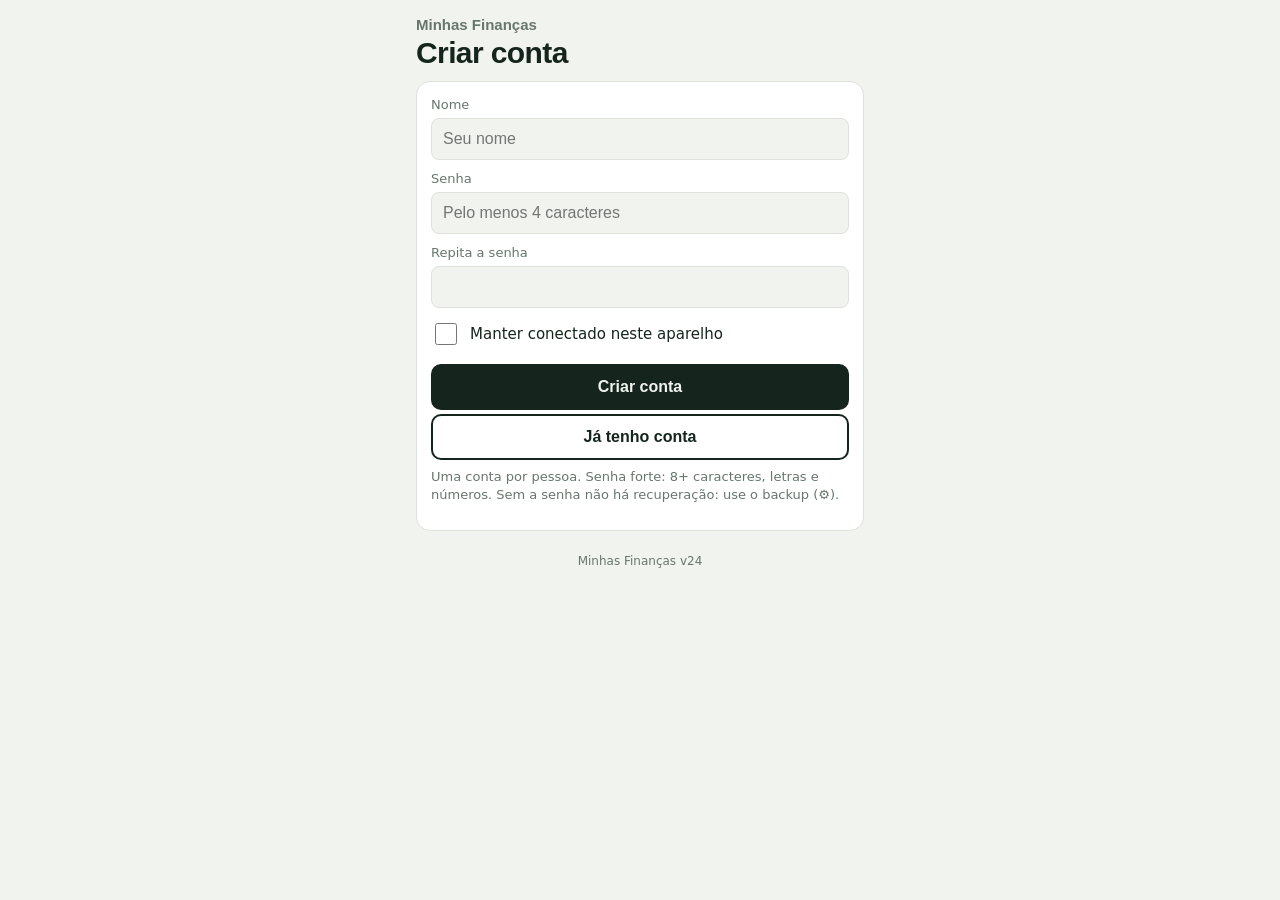
<file: index-13.html>
<!DOCTYPE html>
<html lang="pt-BR">
<head>
<meta charset="utf-8">
<meta http-equiv="Content-Security-Policy" content="default-src 'none'; script-src 'sha256-NFa+xyUlbIOAaImHCzDAU3YA99E8pBAL0+mhjOeXRAU='; style-src 'unsafe-inline' https://fonts.googleapis.com; font-src https://fonts.gstatic.com; img-src 'self' data: blob:; connect-src 'self'; manifest-src 'self'; worker-src 'self'; base-uri 'none'; form-action 'none'">
<meta name="referrer" content="no-referrer">
<meta name="viewport" content="width=device-width, initial-scale=1, viewport-fit=cover">
<title>Minhas Finanças v24</title>
<meta name="theme-color" content="#1F8A55">
<meta name="description" content="Controle de gastos por voz, com velocímetro de saldo.">
<link rel="manifest" href="manifest.json">
<link rel="icon" href="icon.svg" type="image/svg+xml">
<link rel="apple-touch-icon" href="icon.svg">
<meta name="apple-mobile-web-app-capable" content="yes">
<meta name="mobile-web-app-capable" content="yes">
<meta name="apple-mobile-web-app-title" content="Finanças">
<link href="https://fonts.googleapis.com/css2?family=Bricolage+Grotesque:wght@600;800&family=DM+Sans:wght@400;500;700&display=swap" rel="stylesheet">
<style>
:root{--bg:#F1F3EE;--card:#FFFFFF;--ink:#15251D;--mute:#68766E;--line:#DDE3DC;--pos:#1F8A55;--neg:#D6403A;--mid:#D99A12;--rec:#1F8A55;--uti:#2F6FDB;--des:#8E1B3C;--gua:#7B847F;--sem:#B9C1BC;--btn:#15251D;--btnt:#F1F3EE}
@media (prefers-color-scheme:dark){:root:not([data-theme="light"]){--bg:#0F1814;--card:#18251E;--ink:#EDF2EC;--mute:#93A399;--line:#263830;--pos:#3DBB7A;--neg:#EF6A63;--mid:#EBB63E;--rec:#3DBB7A;--uti:#6AA0FF;--des:#C73E62;--gua:#A9B2AD;--sem:#5F6F66;--btn:#EDF2EC;--btnt:#0F1814}}
:root[data-theme="dark"]{--bg:#0F1814;--card:#18251E;--ink:#EDF2EC;--mute:#93A399;--line:#263830;--pos:#3DBB7A;--neg:#EF6A63;--mid:#EBB63E;--rec:#3DBB7A;--uti:#6AA0FF;--des:#C73E62;--gua:#A9B2AD;--sem:#5F6F66;--btn:#EDF2EC;--btnt:#0F1814}
*{box-sizing:border-box}
html{-webkit-text-size-adjust:100%}
body{margin:0;background:var(--bg);color:var(--ink);font-family:'DM Sans',system-ui,sans-serif;font-size:16px;line-height:1.4;padding-top:env(safe-area-inset-top,0px);padding-bottom:env(safe-area-inset-bottom,0px)}
main{max-width:480px;margin:0 auto;padding:16px 16px 80px}
h1{font:600 15px 'Bricolage Grotesque',sans-serif;margin:0 0 4px;color:var(--mute)}
.saldo{font:800 46px/1.05 'Bricolage Grotesque',sans-serif;letter-spacing:-.02em;margin:0}
.saldo.neg{color:var(--neg)}
.sub{color:var(--mute);font-size:14px;margin:4px 0 14px}
.bar{display:flex;height:12px;border-radius:6px;overflow:hidden;background:var(--line)}
.bar i{display:block;height:100%}
.tot{display:grid;gap:8px;margin:12px 0 20px}
.tot div{background:var(--card);border:1px solid var(--line);border-radius:10px;padding:10px;min-width:0}
.tot b{display:block;font:700 16px 'Bricolage Grotesque',sans-serif}
.tot span{font-size:12px;color:var(--mute)}
.dot{display:inline-block;width:10px;height:10px;border-radius:50%;margin-right:6px}
.form{background:var(--card);border:1px solid var(--line);border-radius:14px;padding:14px;margin-bottom:22px}
.hint{font-size:13px;color:var(--mute);margin:8px 0 12px}
label{display:block;font-size:13px;color:var(--mute);margin:10px 0 4px}
input{width:100%;padding:11px;border-radius:8px;border:1px solid var(--line);background:var(--bg);color:var(--ink);font:16px 'DM Sans',sans-serif}
input[type=checkbox]{width:22px;height:22px;flex:none;accent-color:var(--pos)}
input[type=date]{min-height:46px}
.chk{display:flex;align-items:center;gap:10px;margin:12px 0 0;font-size:15px;color:var(--ink)}
.campo{display:flex;gap:8px;align-items:stretch}
.campo input{flex:1;min-width:0}
.campo[hidden]{display:none}
.mic{flex:none;width:52px;border:0;border-radius:10px;background:var(--btn);color:var(--btnt);font-size:22px;cursor:pointer;line-height:1}
.mic[hidden]{display:none}
.mic.on{background:var(--neg);color:#fff;animation:pulsa 1s ease-in-out infinite}
@keyframes pulsa{50%{opacity:.65}}
.add{margin-top:4px;width:100%;border:2px solid var(--ink);background:transparent;color:var(--ink);border-radius:10px;padding:12px;font:700 16px 'DM Sans',sans-serif;cursor:pointer}
.add.pri{background:var(--ink);color:var(--bg)}
.add:disabled{opacity:.45;cursor:default}
h2{font:800 18px 'Bricolage Grotesque',sans-serif;margin:0 0 8px}
.it{display:flex;align-items:center;gap:10px;padding:11px 0;border-bottom:1px solid var(--line)}
.it .c{width:26px;height:26px;border-radius:50%;border:0;flex:none;cursor:pointer}
.it .t{flex:1;min-width:0}
.it .t b{display:block;font-weight:500;overflow:hidden;text-overflow:ellipsis;white-space:nowrap}
.it .t small{color:var(--mute);font-size:12px}
.it .v{font:700 16px 'Bricolage Grotesque',sans-serif;white-space:nowrap}
.it .x{border:0;background:none;color:var(--mute);font-size:22px;cursor:pointer;padding:10px 8px;min-width:44px;min-height:44px}
.vazio{color:var(--mute);padding:14px 0}
.top{display:flex;align-items:center;gap:6px;max-width:480px;margin:0 auto;padding:12px 16px 0}
.top[hidden]{display:none}
.dots{display:flex;align-items:center}
.dots button{width:30px;height:44px;border:0;background:transparent;cursor:pointer;padding:0;display:flex;align-items:center;justify-content:center}
.dots button i{display:block;width:10px;height:10px;border-radius:50%;background:var(--line);transition:all .2s}
.dots button[aria-selected="true"] i{width:24px;border-radius:6px;background:var(--ink)}
#ptit{flex:1;font:800 18px 'Bricolage Grotesque',sans-serif;padding-left:6px}
.eng{flex:none;width:44px;height:44px;border-radius:50%;border:2px solid var(--line);background:transparent;color:var(--mute);font-size:20px;cursor:pointer}
.pg{display:none;min-width:0}
.pg.on{display:block;animation:entra .25s ease}
@keyframes entra{from{opacity:0;transform:translateX(var(--de,24px))}to{opacity:1;transform:none}}
@media (prefers-reduced-motion:reduce){.pg.on,.mic.on,.toast{animation:none}}
.ring{display:flex;justify-content:center;margin:4px 0 2px}
.ring svg{width:230px;height:230px}
.rl{font:500 12px 'DM Sans',sans-serif;fill:var(--mute)}
.rv{font:800 21px 'Bricolage Grotesque',sans-serif;fill:var(--ink)}
.cats{display:grid;grid-template-columns:repeat(4,minmax(0,1fr));gap:6px;margin-top:6px}
.cat{display:flex;flex-direction:column;align-items:center;justify-content:center;gap:5px;padding:9px 2px;min-height:58px;border-radius:12px;border:2px solid var(--line);background:var(--bg);color:var(--ink);font:700 12px 'DM Sans',sans-serif;cursor:pointer}
.cat .dot{margin:0;width:16px;height:16px}
.cat:active{transform:scale(.97)}
.cat:disabled{opacity:.5;cursor:default}
.gauge{background:var(--card);border:1px solid var(--line);border-radius:14px;padding:8px;margin:0 0 12px;text-align:center;overflow:hidden}
/* Todos os painéis usam o mesmo quadrado compacto */
.gauge-viewport{min-width:0;height:248px;overflow:hidden;touch-action:pan-y}
.gauge-slide{display:none;text-align:left;animation:entra .22s ease;height:248px;overflow-y:auto;overscroll-behavior:contain;padding:2px 4px;scrollbar-width:thin}
.gauge-slide.active{display:block}
.gauge-slide:first-child{text-align:center;overflow:hidden}
.ringbox{position:relative;width:196px;height:196px;margin:0 auto}
.ringbox svg{width:100%;height:100%;display:block}
.ringc{position:absolute;inset:0;display:flex;flex-direction:column;align-items:center;justify-content:center;cursor:pointer}
.ringc .dl{font-size:12px;color:var(--mute);font-weight:500}
.ringc .saldo{font-size:25px;white-space:nowrap;margin-top:2px}
.rleg{display:flex;justify-content:center;gap:14px;font-size:12px;color:var(--mute);margin:2px 0 0}
.rleg i{display:inline-block;width:9px;height:9px;border-radius:50%;margin-right:5px}
.micbig{display:block;width:78px;height:78px;border-radius:50%;font-size:32px;margin:6px auto 0}
.micl{text-align:center;font-size:14px;font-weight:600;margin:8px 0 0}
.micform .hint{text-align:center}
.linkb{display:block;margin:6px auto 0;background:none;border:0;color:var(--mute);text-decoration:underline;font-size:13px;cursor:pointer;padding:6px}
.linkb[hidden]{display:none}
.gauge-slide h1{margin:2px 4px 5px;font-size:13px}
.gauge-slide h2{font-size:15px;margin:3px 0 5px}
.gauge-slide .form{margin:6px 0;padding:8px}
.gauge-slide .gcard{margin:5px 0;padding:8px}
.gauge-slide .sub{font-size:12px;margin:2px 0 6px}
.gauge-slide .hint{font-size:11px;margin:4px 0 6px}
.gauge-slide .it{padding:5px 0;gap:7px}
.gauge-slide .it .c{width:18px;height:18px}
.gauge-slide .it .v{font-size:13px}
.gauge-slide .it .t b{font-size:13px}
.gauge-slide .it .t small{font-size:10px}
#pg1 .gauge svg{max-width:290px}
#gaugeSaved .saldo{font-size:clamp(24px,7vw,32px)}
#gaugeSaved .gcard .sub{margin-bottom:0}
.gauge-nav{display:flex;align-items:center;justify-content:space-between;gap:8px;margin-top:6px;padding-top:6px;border-top:1px solid var(--line)}
.gauge-nav button{display:flex;align-items:center;justify-content:center;gap:5px;min-width:36px;min-height:34px;border:1px solid var(--line);border-radius:999px;background:var(--bg);color:var(--ink);font-size:18px;cursor:pointer}
.gauge-nav .gauge-name{flex:1;text-align:center;font-size:13px;font-weight:700;color:var(--mute)}
.gauge-dots{display:flex;justify-content:center;gap:5px;margin-top:5px}
.gauge-dots i{width:6px;height:6px;border-radius:50%;background:var(--line)}
.gauge-dots i.active{width:18px;border-radius:5px;background:var(--pos)}
.gauge svg{width:100%;max-width:340px;height:auto;display:block;margin:0 auto}
.gz{fill:none;stroke-width:22}
.gl{font:500 12px 'DM Sans',sans-serif;fill:var(--mute)}
.gv{font:800 20px 'Bricolage Grotesque',sans-serif;fill:var(--ink)}
.gs{font-size:14px;font-weight:500;margin:6px 8px 0}
.swhint{font-size:12px;color:var(--mute);text-align:center;margin:0 0 14px}
.duo{display:grid;grid-template-columns:1fr 1fr;gap:8px;margin:2px 0 12px}
.duo>div{background:var(--card);border:1px solid var(--line);border-radius:14px;padding:10px 12px;min-width:0}
.duo .dl{font-size:12px;color:var(--mute);font-weight:500}
.duo .saldo{font-size:clamp(22px,7vw,30px);margin-top:2px;white-space:nowrap}
.duo .gasto{color:var(--des)}
.summary-grid>div{padding:10px 11px}
.summary-grid>div:nth-child(n+3){padding:8px 11px}
.mini-value{font:800 22px/1.15 'Bricolage Grotesque',sans-serif;margin:3px 0 0;white-space:nowrap;color:var(--ink)}
.entry-total{padding:7px 4px 10px;margin-bottom:8px;border-bottom:1px solid var(--line)}
.entry-total .saldo{font-size:clamp(25px,7vw,32px);margin-top:2px}
.gcard{background:var(--card);border:1px solid var(--line);border-radius:14px;padding:16px;margin:4px 0 12px;text-align:center}
.gcard .dl{font-size:13px;color:var(--mute);font-weight:500}
.gcard .saldo{margin-top:4px;color:var(--ink)}
.cfg{background:var(--card);border:1px solid var(--line);border-radius:14px;padding:14px;margin:0 0 18px}
.cfg[hidden]{display:none}
.cfg h2{margin-bottom:4px}
.cfg .add{margin-top:10px}
.cfg .msg{font-size:13px;color:var(--mute);margin:8px 0 0}
.cfg p{margin:4px 0}
.cfg hr{border:0;border-top:1px solid var(--line);margin:16px 0}
.perigo{border-color:var(--neg);color:var(--neg)}
.crow{display:grid;grid-template-columns:1fr 112px 44px;gap:6px;margin-top:8px;align-items:center}
.crow .x{border:0;background:none;color:var(--mute);font-size:22px;cursor:pointer;min-height:44px}
.row2{display:grid;grid-template-columns:1fr 1fr;gap:10px}
.chips{display:flex;flex-wrap:wrap;gap:8px;margin-top:2px}
.chip{display:inline-flex;align-items:center;gap:6px;padding:9px 12px;border-radius:999px;border:1px solid var(--line);background:var(--bg);color:var(--ink);font:500 14px 'DM Sans',sans-serif;cursor:pointer;max-width:100%}
.chip .dot{margin:0;flex:none}
.chip span{overflow:hidden;text-overflow:ellipsis;white-space:nowrap}
.chip:active{transform:scale(.97)}
#atalhos{margin-bottom:12px}
#atalhos[hidden]{display:none}
.toast{position:fixed;left:50%;transform:translateX(-50%);top:calc(66px + env(safe-area-inset-top,0px));width:calc(100% - 32px);max-width:440px;display:flex;align-items:center;gap:10px;background:var(--ink);color:var(--bg);border-radius:12px;padding:12px 14px;font-size:14px;box-shadow:0 6px 24px rgba(0,0,0,.25);z-index:20;animation:sobe .2s ease}
.toast[hidden]{display:none}
.toast span{flex:1;min-width:0}
.toast button{border:0;background:transparent;color:var(--bg);font:700 14px 'DM Sans',sans-serif;text-decoration:underline;cursor:pointer;padding:6px 4px;min-height:36px}
.toast button[hidden]{display:none}
@keyframes sobe{from{opacity:0;transform:translate(-50%,-10px)}to{opacity:1;transform:translate(-50%,0)}}
.ir{display:flex;align-items:center;gap:10px;padding:10px 0;border-bottom:1px solid var(--line)}
.ir.off{opacity:.55}
.ir .t{flex:1;min-width:0}
.ir .t b{display:block;font-weight:500;overflow:hidden;text-overflow:ellipsis;white-space:nowrap}
.ir .t small{color:var(--mute);font-size:12px}
.ir .v{font:700 15px 'Bricolage Grotesque',sans-serif;white-space:nowrap}
.ir .v.pos{color:var(--pos)}
.ir label{margin:0;display:flex;align-items:center}
.ver{font-size:12px;color:var(--mute);text-align:center;margin:18px 0 0}
select{width:100%;padding:11px;border-radius:8px;border:1px solid var(--line);background:var(--bg);color:var(--ink);font:16px 'DM Sans',sans-serif}
.cat.sel{border-color:var(--ink)}
.tipos{display:grid;grid-template-columns:repeat(3,1fr);gap:8px;margin-top:4px}
.sheet{position:fixed;inset:0;background:rgba(0,0,0,.45);z-index:30;display:flex;align-items:flex-end;justify-content:center}
.sheet[hidden]{display:none}
.sheetbox{background:var(--card);width:100%;max-width:480px;max-height:92vh;overflow:auto;border-radius:18px 18px 0 0;padding:16px 16px calc(20px + env(safe-area-inset-bottom,0px))}
.sheetbox .add{margin-top:10px}
.it .t{cursor:pointer}
.aviso{width:calc(100% - 32px);max-width:448px;margin:8px auto 0;padding:10px 12px;display:flex;gap:8px;align-items:center;flex-wrap:wrap;background:var(--card);border:1px solid var(--mid);border-radius:12px;font-size:14px}
.aviso[hidden]{display:none}
.aviso span{flex:1 1 100%}
.aviso button{width:auto;margin:0;padding:8px 12px;font-size:14px}
details.mes{background:var(--card);border:1px solid var(--line);border-radius:12px;padding:10px 12px;margin-bottom:8px}
details.mes summary{cursor:pointer;font-weight:700;list-style:none}
details.mes summary small{display:block;font-weight:400;color:var(--mute);font-size:12px;margin-top:2px}
details.mes .mi{display:flex;justify-content:space-between;gap:8px;font-size:13px;padding:5px 0;border-bottom:1px solid var(--line)}
details.mes .mi:last-child{border-bottom:0}
#gaugePlan{text-align:left}
.pl-top{text-align:center;padding:2px 0 6px}
.pl-top .dl{font-size:12px;color:var(--mute);font-weight:500}
.pl-top .saldo{font-size:clamp(26px,8vw,34px);color:var(--pos)}
.pl-top .sub{margin:2px 0 0;font-size:12px}
.pl-sum{display:grid;grid-template-columns:repeat(3,1fr);gap:6px;margin:4px 0 6px}
.pl-sum div{background:var(--bg);border:1px solid var(--line);border-radius:8px;padding:5px 6px;min-width:0}
.pl-sum span{display:block;font-size:10px;color:var(--mute)}
.pl-sum b{font:700 12px 'Bricolage Grotesque',sans-serif;white-space:nowrap}
.pl-tip{font-size:12px;color:var(--mute);margin:4px 0 6px}
.pl-prog{height:8px;border-radius:5px;background:var(--line);overflow:hidden;margin:4px 0 2px}
.pl-prog i{display:block;height:100%;background:var(--pos)}
.dv{display:flex;align-items:center;gap:8px;padding:4px 0;font-size:13px;border-bottom:1px solid var(--line)}
.dv label{margin:0;display:flex;align-items:center;gap:8px;flex:1;min-width:0;font-size:13px;color:var(--ink);cursor:pointer}
.dv label span{overflow:hidden;text-overflow:ellipsis;white-space:nowrap}
.planv{background:var(--card);border:1px solid var(--line);border-radius:14px;padding:12px;margin:0 0 14px}
.dv.pago label span{text-decoration:line-through;color:var(--mute)}
.dv label>div{min-width:0}
.dv label small{display:block;font-size:11px;color:var(--mute);line-height:1.3}
.crow .parx{grid-column:1/-1;display:grid;grid-template-columns:1fr 1fr;gap:6px;margin-bottom:4px}
.parx label{margin:0;font-size:12px;color:var(--mute)}
.parx input{margin-top:2px}
.parx .dnote{grid-column:1/-1;margin:0;font-size:12px;color:var(--mute)}
.dv b{font-size:13px;white-space:nowrap}
.dvh{display:flex;align-items:center;gap:6px;flex:1;min-width:0}.dvn{flex:1;min-width:0;overflow:hidden;text-overflow:ellipsis;white-space:nowrap}
.dv .dvck{flex:none}.dvck{display:flex;align-items:center;justify-content:center;width:40px;height:40px;margin:-6px 0 -6px -8px;cursor:pointer}.dvck input{width:20px;height:20px;margin:0}
details.dvd{display:block;padding:0}details.dvd>summary{list-style:none;display:flex;align-items:center;padding:4px 0;cursor:pointer}details.dvd>summary::-webkit-details-marker{display:none}
details.dvd>summary::after{content:'▾';color:var(--mute);margin-left:8px;transition:transform .15s}details.dvd[open]>summary::after{transform:rotate(180deg)}
.dv.pago .dvn{text-decoration:line-through;color:var(--mute)}
.dvb{padding:2px 0 8px 34px}.dvg{display:grid;grid-template-columns:repeat(3,1fr);gap:6px}.dvg div{background:var(--bg);border:1px solid var(--line);border-radius:8px;padding:5px 6px;min-width:0}.dvg span{display:block;font-size:10px;color:var(--mute)}.dvg b{font-size:12px}
details.dvp{margin-top:8px;background:var(--bg);border:1px solid var(--line);border-radius:10px;padding:4px 10px}details.dvp>summary{cursor:pointer;font-size:13px;font-weight:600;padding:6px 0;color:var(--mute)}
.crow .parxd{grid-column:1/-1}.parxd>summary{cursor:pointer;font-size:12px;color:var(--mute);padding:4px 0}
#qcv{display:block;width:100%;max-width:340px;margin:10px auto;background:#fff;image-rendering:pixelated;border-radius:8px}#qvid{width:100%;max-height:300px;border-radius:10px;margin:8px 0;background:#000}#qcode{width:100%;font-size:12px}
.gadj{margin:10px 0}.gadjr{display:flex;gap:8px;align-items:stretch}.gadjr input{flex:1;min-width:0}.gadjr .add{width:auto;margin:0;padding:0 16px}
.it .pen{font-size:17px;padding:10px 4px;min-width:36px}
#pgr .relbar .add{margin-top:10px}
.rtit{font-size:20px;margin:6px 0 2px}
.rsub{color:var(--mute);font-size:12px;margin:0 0 10px}
.rsec{margin:16px 0}
.rsec h3{font-size:15px;margin:0 0 8px;padding-bottom:4px;border-bottom:2px solid var(--line)}
.rsec h4{font-size:13px;margin:12px 0 6px}
.rcards{display:grid;grid-template-columns:repeat(auto-fit,minmax(104px,1fr));gap:6px}
.rc{border:1px solid var(--line);border-radius:8px;padding:6px 8px;background:var(--card)}
.rc span{display:block;font-size:11px;color:var(--mute)}
.rc b{font-size:14px}.rc b.pos{color:var(--pos)}.rc b.neg{color:var(--neg)}
.rn{font-size:12px;color:var(--mute);margin:8px 0 0}
.rl{display:grid;grid-template-columns:96px 1fr auto;gap:8px;align-items:center;font-size:12px;margin:4px 0}
.rl b{font-size:12px;white-space:nowrap}
.rbar{height:9px;border-radius:5px;background:var(--line);overflow:hidden}
.rbar i{display:block;height:100%}
table.rt{width:100%;border-collapse:collapse;font-size:12px;margin-top:6px}
.rt th{text-align:left;color:var(--mute);font-weight:600;border-bottom:1px solid var(--line);padding:4px 4px}
.rt td{padding:4px;border-bottom:1px solid var(--line);vertical-align:top;word-break:break-word}
.rt .n{text-align:right;white-space:nowrap}
.rt td.sel{font-weight:700}.rt td.pos{color:var(--pos)}
.cn-top{display:flex;align-items:center;gap:12px;margin-bottom:6px}.cn-nota{font:800 44px/1 'Bricolage Grotesque',sans-serif}.cn-d{margin:0 0 6px}.cn-h{font-weight:700;margin:10px 0 4px}.cn-det{margin-top:8px;font-size:13px}.cn-det summary{cursor:pointer;color:var(--mute,#667);padding:6px 0}.cn-top .rn{display:block}
.cn-ta{width:100%;margin-top:8px;font-size:12px;border:1px solid var(--line);border-radius:8px;padding:8px;background:var(--card);color:var(--ink)}
#consBox .add{margin-top:8px}
.tip{font-size:13px;margin:6px 0;padding:7px 9px;border-left:4px solid var(--mid);background:var(--card);border-radius:4px}
.tip.alerta{border-left-color:var(--neg)}.tip.ok{border-left-color:var(--pos)}
@media print{*{-webkit-print-color-adjust:exact;print-color-adjust:exact}
body{background:#fff}.top,#aviso,.relbar,.toast,.sheet,.pg:not(#pgr){display:none!important}
#pgr{display:block!important;animation:none}#pgr main{max-width:none;padding:0}
.rsec{break-inside:avoid-page}table.rt tr{break-inside:avoid}table.rt thead{display:table-header-group}.rt.mv{font-size:10.5px}}
button:focus-visible,input:focus-visible,select:focus-visible{outline:3px solid var(--mid);outline-offset:2px}
</style>
</head>
<body>
<div class="top" id="top" hidden>
<nav class="dots" aria-label="Navegação principal">
<button type="button" id="t1" aria-label="Principal" aria-selected="true"><i></i></button>
<button type="button" id="tp" aria-label="Planejamento" aria-selected="false"><i></i></button>
<button type="button" id="tk" aria-label="Consultoria" aria-selected="false"><i></i></button>
<button type="button" id="t2" aria-label="Histórico" aria-selected="false"><i></i></button>
</nav>
<span id="ptit">Principal · Gastos</span>
<button type="button" class="eng" id="eng" aria-label="Configurações" title="Configurações" aria-expanded="false">⚙</button>
</div>

<div class="aviso" id="aviso" hidden role="status"><span id="avmsg"></span><button type="button" class="add pri" id="av1"></button><button type="button" class="add" id="av2">Depois</button></div>
<div id="pages">
<section class="pg" id="pgc"><main>
<section class="cfg" id="cfg" aria-label="Configurações">
<button type="button" class="add" id="cfgvolta" style="margin:0 0 14px">← Voltar</button>
<h2>Saldo disponível</h2>
<p class="msg" style="margin-top:0">Digite o saldo real da conta. O app ajusta o saldo inicial.</p>
<label for="disp">Disponível agora (R$)</label>
<input id="disp" inputmode="decimal" placeholder="0,00" autocomplete="off">
<button type="button" class="add pri" id="dispok">Atualizar disponível</button>
<p class="msg" id="dispmsg"></p>
<hr>
<h2>Contas e saldo do mês</h2>
<p class="msg" style="margin-top:0">Saldo de cada conta no começo do mês.</p>
<div id="contas"></div>
<button type="button" class="add" id="addc">+ Adicionar conta</button>
<button type="button" class="add pri" id="iniok">Salvar</button>
<p class="msg" id="inimsg"></p>
<hr>
<h2>Importar extrato</h2>
<p class="msg" style="margin-top:0">Envie o extrato (OFX ou CSV). Entradas viram Recebidos; saídas viram Gastos sem categoria. Repetidos são pulados.</p>
<input type="file" id="arq" hidden>
<button class="add pri" id="escolhe" type="button">Escolher arquivo do extrato</button>
<label for="desde">Importar lançamentos a partir de</label>
<input type="date" id="desde">
<p class="msg" id="imsg"></p>
<div id="iprev" hidden>
<h2 style="margin-top:12px">Conferir antes de importar</h2>
<p class="sub" id="isum"></p>
<div id="implist"></div>
<button class="add pri" id="idoit" type="button" style="margin-top:14px">Importar selecionados</button>
</div>
<hr>
<h2>Fechar o mês</h2>
<p class="msg" style="margin-top:0">Guarda o resumo, leva o saldo ao próximo mês e limpa a lista. O Guardado continua.</p>
<button type="button" class="add" id="fecha">Fechar o mês</button>
<button type="button" class="add" id="reabre" hidden>Desfazer o último fechamento</button>
<p class="msg" id="fmsg"></p>
<hr>
<h2>Outro aparelho</h2>
<p class="msg" style="margin-top:0">Leve a conta para outro aparelho. No novo, crie a conta com o mesmo nome e senha e abra esta tela.</p>
<label for="qpw">Sua senha da conta</label>
<input id="qpw" type="password" autocomplete="current-password" placeholder="para mostrar o QR Code">
<button type="button" class="add pri" id="qsend">Mostrar QR Code</button>
<div id="qshow" hidden><canvas id="qcv" width="10" height="10" aria-label="QR Code"></canvas><p class="msg" id="qinfo"></p><p class="msg" id="qtempo"></p><button type="button" class="add" id="qcopy">Copiar código</button><button type="button" class="add" id="qfecha">Fechar</button></div>
<p class="msg" id="qmsg"></p>
<h3 style="margin:14px 0 4px;font-size:15px">Receber neste aparelho</h3>
<button type="button" class="add" id="qcam">Ler QR Code com a câmera</button>
<video id="qvid" playsinline muted hidden></video>
<label for="qcode">Ou cole o código</label>
<textarea id="qcode" rows="2" autocomplete="off" spellcheck="false"></textarea>
<button type="button" class="add" id="qpasteok">Usar código colado</button>
<div id="qopenbox" hidden><label for="qpw2">Senha da conta de origem</label><input id="qpw2" type="password" autocomplete="off"><button type="button" class="add pri" id="qopen">Abrir dados recebidos</button>
<div id="qchoice" hidden><p class="msg" id="qresumo"></p><button type="button" class="add pri" id="qsub">Substituir tudo</button><button type="button" class="add" id="qjun">Juntar com os meus dados</button></div></div>
<p class="msg" id="qrmsg"></p>
<hr>
<h2>Backup</h2>
<p class="msg">Backup criptografado com uma senha sua. Sem ela, o arquivo não abre.</p>
<label for="bkpw">Senha do backup (para salvar e para importar)</label>
<input id="bkpw" type="password" autocomplete="new-password" placeholder="mínimo 8 caracteres">
<button type="button" class="add pri" id="expShare">Compartilhar backup (WhatsApp, Drive...)</button>
<button type="button" class="add" id="exp">Salvar backup no aparelho (.json)</button>
<button type="button" class="add" id="impb">Importar backup</button>
<input type="file" id="imp" accept="application/json,.json" hidden>
<p class="msg" id="bkmsg"></p>
<hr>
<h2>Conta</h2>
<p class="msg" id="quem"></p>
<button type="button" class="add" id="sair">Sair</button>
<button type="button" class="add perigo" id="zera">Apagar meus dados e recomeçar</button>
<button type="button" class="add perigo" id="delc">Excluir minha conta</button>
<p class="ver" id="ver"></p>
</section>
</main></section>
<section class="pg" id="pgp"><main>
<div class="planv" id="gaugePlan"></div>
<section class="cfg" aria-label="Editar salário e dívidas">
<h2>Editar salário e dívidas</h2>
<p class="msg" style="margin-top:0">Informe salário e dívidas. O app mostra o que sobra e quanto guardar. Quitou? Toque no ×.</p>
<label for="sal">Salário do mês (R$)</label>
<input id="sal" inputmode="decimal" placeholder="1.850,00" autocomplete="off">
<div id="dividas"></div>
<button type="button" class="add" id="addd">+ Adicionar dívida fixa</button>
<button type="button" class="add" id="addp">+ Adicionar dívida parcelada</button>
<p class="msg">Parcelada: informe o total e as parcelas. Marque a do mês como paga e a próxima entra no mês seguinte.</p>
<button type="button" class="add pri" id="divok">Salvar planejamento</button>
<p class="msg" id="divmsg"></p>
</section>
</main></section>
<!-- ============ GASTOS ============ -->
<section class="pg" id="pg1">
<main>


<div class="duo summary-grid">
<div><span class="dl">Entradas</span><p class="saldo" id="entradasTotal" style="color:var(--pos)">R$ 0,00</p></div>
<div><span class="dl">Gastos</span><p class="saldo gasto" id="gasto">R$ 0,00</p></div>
</div>
<span id="guardadoTotal" hidden></span>
<section class="gauge" id="gaugeCard" aria-label="Painel financeiro: deslize ou use as setas para alternar entre disponível e guardado">
<div class="gauge-viewport" id="gaugeViewport">
  <div class="gauge-slide active" data-gslide="0" aria-label="Disponível">
    <div class="ringbox"><svg id="ring" viewBox="0 0 200 200" role="img" aria-label="Anel: verde é o disponível, vermelho os gastos"></svg><div class="ringc"><span class="dl">Disponível</span><p class="saldo" id="saldo">R$ 0,00</p></div></div>
    <p class="rleg"><span><i style="background:var(--pos)"></i>Disponível</span><span><i style="background:var(--neg)"></i>Gastos</span></p>
  </div>
  <div class="gauge-slide" data-gslide="1" aria-label="Guardado" id="gaugeSaved"></div>
</div>
<div class="gauge-nav" aria-label="Mudar painel">
  <button type="button" id="gPrev" aria-label="Painel anterior" title="Painel anterior">‹</button>
  <span class="gauge-name" id="gaugeName">Visão geral</span>
  <button type="button" id="gNext" aria-label="Próximo painel" title="Próximo painel">›</button>
</div>
<div class="gauge-dots" aria-hidden="true"><i class="active"></i><i></i></div>
</section>


<section class="form micform">
<div id="atalhos" hidden><label style="margin-top:0">Gastos frequentes · toque para lançar de novo</label><div class="chips" id="chips"></div></div>
<button type="button" class="mic micbig" id="mic1" aria-label="Falar o lançamento" title="Falar o lançamento">🎤</button>
<p class="micl">Toque e fale o lançamento</p>
<p class="hint" id="hint">Diga “gastei 12,50 no pix na padaria”. Com valor e pagamento, salva sozinho.</p>
<button type="button" class="linkb" id="digita">Prefiro digitar</button>
<div class="campo" id="digbox" hidden><input id="frase" placeholder="Ex.: padaria 12,50 pix" autocomplete="off" enterkeyhint="done"><button type="button" class="add pri" id="digok" style="width:auto;margin:0;padding:0 16px">OK</button></div>
</section>

<h2>Lançamentos</h2>
<div id="lista"></div>
</main>
</section>

<!-- ============ GUARDADOS ============ -->
<section class="pg" id="pg3">
<main>
<h1>Guardados</h1>
<div class="gcard"><span class="dl">Total guardado</span><p class="saldo" id="gtot">R$ 0,00</p><p class="sub" id="gsub" style="margin-bottom:0"></p></div>
<p class="hint">Guardado é separado do Disponível.</p>
<h2>Valores guardados</h2>
<div class="gadj"><label for="gnov">Ajustar total guardado (R$)</label><div class="gadjr"><input id="gnov" inputmode="decimal" placeholder="0,00" autocomplete="off"><button type="button" class="add pri" id="gnovok">Ajustar</button></div><p class="msg" id="gmsg"></p></div>
<div id="lista3"></div>
</main>
</section>

<!-- ============ CONSULTORIA ============ -->
<section class="pg" id="pgk">
<main>
<h2 style="margin-top:4px">Consultoria financeira</h2>
<p class="sub">Análise automática, feita no seu aparelho.</p>
<div id="consBox"></div>
</main>
</section>

<!-- ============ HISTÓRICO ============ -->
<section class="pg" id="pg4">
<main>
<h1>Minhas Finanças</h1>
<h2 style="margin-top:4px">Histórico completo</h2>
<p class="sub">Entradas, gastos e valores guardados em uma única lista.</p>
<button type="button" class="add pri" id="relab">📄 Relatório do mês (PDF)</button>
<div id="listaHist"></div>
</main>
</section>

<!-- ============ RELATÓRIO ============ -->
<section class="pg" id="pgr">
<main class="rel">
<div class="relbar">
<button type="button" class="add" id="relvolta">← Voltar</button>
<label for="relmes">Mês do relatório</label>
<select id="relmes"></select>
<button type="button" class="add pri" id="relpdf">Baixar PDF</button>
<p class="msg">Toque em Baixar PDF e escolha “Salvar como PDF”.</p>
</div>
<div id="relDoc"></div>
</main>
</section>

<!-- ============ LOGIN ============ -->
<section class="pg" id="pga">
<main>
<h1>Minhas Finanças</h1>
<p class="saldo" style="font-size:30px;margin-bottom:12px" id="atit">Entrar</p>
<section class="form">
<label for="un" style="margin-top:0">Nome</label>
<input id="un" autocomplete="username" autocapitalize="words" placeholder="Seu nome">
<label for="up">Senha</label>
<input id="up" type="password" autocomplete="current-password" placeholder="Pelo menos 4 caracteres">
<div id="ucw" hidden><label for="up2">Repita a senha</label><input id="up2" type="password" autocomplete="new-password"></div>
<label class="chk"><input type="checkbox" id="ulem"> Manter conectado neste aparelho</label>
<p class="hint" id="umsg" role="alert"></p>
<button class="add pri" id="uok" type="button">Entrar</button>
<button class="add" id="usw" type="button">Criar conta</button>
<p class="hint" id="unote"></p>
</section>
<p class="ver" id="ver2"></p>
</main>
</section>

<!-- ============ PRIMEIRO USO ============ -->
<section class="pg" id="pgs">
<main>
<h1>Bem-vindo</h1>
<p class="saldo" style="font-size:30px" id="bemv">Minhas Finanças</p>
<p class="sub">Vamos começar. Qual era o saldo da conta no início do mês?</p>
<section class="form">
<label for="ini0" style="margin-top:0">Saldo (conta principal)</label>
<input id="ini0" inputmode="decimal" value="" placeholder="639,73" autocomplete="off">
<p class="hint" id="ini0msg">Depois, na engrenagem ⚙, você adiciona outras contas.</p>
<button class="add pri" id="ini0ok" type="button">Começar</button>
</section>
</main>
</section>
</div>

<div class="sheet" id="edit" hidden role="dialog" aria-modal="true" aria-label="Lançamento"><div class="sheetbox">
<h2 id="etit">Editar lançamento</h2>
<label for="ed" style="margin-top:0">Descrição</label><input id="ed" autocomplete="off">
<div class="row2"><div><label for="ev">Valor (R$)</label><input id="ev" inputmode="decimal" autocomplete="off"></div><div><label for="edt">Data</label><input id="edt" type="date"></div></div>
<div class="row2"><div><label for="eh">Hora</label><input id="eh" type="time"></div><div><label for="ep">Pagamento</label><select id="ep"></select></div></div>
<label>Tipo</label><div class="tipos" id="etipo"></div>
<p class="hint" id="emsg" role="alert"></p>
<button class="add pri" id="esalva" type="button">Salvar alterações</button>
<button class="add" id="ecancela" type="button">Cancelar</button>
<button class="add perigo" id="eapaga" type="button">Apagar lançamento</button>
</div></div>
<div class="toast" id="toast" role="status" aria-live="polite" hidden><span id="tmsg"></span><button type="button" id="tuti" hidden>Útil</button><button type="button" id="tdes" hidden>Desnecessário</button><button type="button" id="tund">Desfazer</button></div>

<script>
var EMQUADRO=(window.top!==window.self);
if(EMQUADRO){var ov=document.createElement('div');ov.setAttribute('style','position:fixed;inset:0;z-index:99999;background:#fff;color:#16301f;display:flex;align-items:center;justify-content:center;padding:24px;text-align:center;font:16px/1.5 sans-serif');ov.textContent='Por segurança, o app não abre dentro de outra página. Abra direto pelo endereço do site: guilherme3co.github.io/financeiro';document.body.appendChild(ov)}
var KDF_IT=600000,LOCK_MS=5*60*1000;
var VERSAO='v24';
var COR={rec:{n:'Entrada',v:'--rec'},uti:{n:'Útil',v:'--uti'},des:{n:'Desnecessário',v:'--des'},gua:{n:'Guardado',v:'--gua'},sem:{n:'Sem categoria',v:'--sem'}};
var st=null,uid=null,KEYC=null,users=[],wq=Promise.resolve();
function norm(i){var m={pos:'uti',neg:'des',mid:'gua'};if(m[i.cor])i.cor=m[i.cor];if(i.ent)i.cor='rec';else if(i.cor==='rec')i.ent=true;if(!COR[i.cor])i.cor='sem';i.val=Number(i.val)||0;i.desc=String(i.desc||'');i.pay=String(i.pay||'Não informada');i.d=String(i.d||hoje());i.t=String(i.t||'');i.ent=!!i.ent;return i}
function somaContas(o){return Math.round(o.contas.reduce(function(a,c){return a+(Number(c.saldo)||0)},0)*100)/100}
function migra(o){if(!Array.isArray(o.contas)||!o.contas.length)o.contas=[{id:1,nome:'Banco Inter',saldo:o.start}];
o.contas.forEach(function(c,k){c.id=c.id||k+1;c.nome=String(c.nome||'Conta '+(k+1));c.saldo=Number(c.saldo)||0});
o.lim=(o.lim&&o.lim.y>o.lim.r&&o.lim.r>=0)?{y:Number(o.lim.y),r:Number(o.lim.r)}:{y:400,r:100};
if(!Array.isArray(o.dividas))o.dividas=[];o.dividas=o.dividas.map(function(d,k){var n=Math.max(0,Math.min(360,parseInt(d.n)||0));return{id:d.id||Date.now()+k,nome:String(d.nome||'Dívida'),valor:Number(d.valor)||0,pago:!!d.pago,n:n,total:Number(d.total)||0,pagas:Math.max(0,Math.min(n,parseInt(d.pagas)||0)),ult:/^\d{4}-\d{2}$/.test(d.ult)?d.ult:''}});o.salario=Number(o.salario)||0;
if(!o.cons||typeof o.cons!=='object')o.cons={};o.cons={extra:(Number(o.cons.extra)>=0&&o.cons.extra!==null&&o.cons.extra!=='')?Number(o.cons.extra):null,limDes:Number(o.cons.limDes)>0?Number(o.cons.limDes):null,simPct:[25,50,75,100].indexOf(Number(o.cons.simPct))>=0?Number(o.cons.simPct):50,simMeta:Number(o.cons.simMeta)>0?Number(o.cons.simMeta):1000};
if(!Array.isArray(o.arquivo))o.arquivo=[];o.gAnt=Number(o.gAnt)||0;
if(!o.sep){var tg0=0;(o.items||[]).forEach(function(i){if(!i.ent&&(i.cor==='gua'||i.cor==='mid'))tg0+=Number(i.val)||0});if(tg0>0)o.contas[0].saldo=Math.round((Number(o.contas[0].saldo)+tg0)*100)/100;o.sep=1}
o.start=somaContas(o);o.items=(o.items||[]).map(norm);return o}
function brl(n){return n.toLocaleString('pt-BR',{style:'currency',currency:'BRL'})}
function fmt2(n){return n.toLocaleString('pt-BR',{minimumFractionDigits:2,maximumFractionDigits:2})}
function pad(n){return String(n).padStart(2,'0')}
function hoje(){var d=new Date();return d.getFullYear()+'-'+pad(d.getMonth()+1)+'-'+pad(d.getDate())}
function hora(){var d=new Date();return pad(d.getHours())+':'+pad(d.getMinutes())}
function dm(s){var p=s.split('-');return p[2]+'/'+p[1]}
function $(i){return document.getElementById(i)}

/* ---------- contas de usuário e criptografia ---------- */
function loadUsers(){try{var u=JSON.parse(localStorage.getItem('financas-users')||'[]');if(!Array.isArray(u))return[];return u.filter(function(x){return x&&typeof x.id==='string'&&typeof x.nome==='string'&&typeof x.salt==='string'&&typeof x.it==='number'&&x.it>=100000&&x.it<=2000000&&x.chk&&typeof x.chk.iv==='string'&&typeof x.chk.ct==='string'})}catch(e){return[]}}
function saveUsers(){localStorage.setItem('financas-users',JSON.stringify(users))}
function dkey(id){return 'financas-d-'+id}
function b64(buf){var a=new Uint8Array(buf),s='';for(var i=0;i<a.length;i++)s+=String.fromCharCode(a[i]);return btoa(s)}
function unb64(s){var b=atob(s),a=new Uint8Array(b.length);for(var i=0;i<b.length;i++)a[i]=b.charCodeAt(i);return a}
function derive(pw,salt,it){return crypto.subtle.importKey('raw',new TextEncoder().encode(pw),'PBKDF2',false,['deriveKey']).then(function(k){return crypto.subtle.deriveKey({name:'PBKDF2',salt:salt,iterations:it,hash:'SHA-256'},k,{name:'AES-GCM',length:256},false,['encrypt','decrypt'])})}
function enc(key,txt){var iv=crypto.getRandomValues(new Uint8Array(12));return crypto.subtle.encrypt({name:'AES-GCM',iv:iv},key,new TextEncoder().encode(txt)).then(function(ct){return{iv:b64(iv),ct:b64(ct)}})}
function dec(key,rec){return crypto.subtle.decrypt({name:'AES-GCM',iv:unb64(rec.iv)},key,unb64(rec.ct)).then(function(b){return new TextDecoder().decode(b)})}
function save(){if(!uid||!KEYC||!st)return;var snap=JSON.stringify(st),id=uid,k=KEYC;
wq=wq.then(function(){return enc(k,snap)}).then(function(r){try{localStorage.setItem(dkey(id),JSON.stringify(r))}catch(e){}}).catch(function(){})}
function limpaCampo(el){el.value='';setTimeout(function(){if(el.value&&el.dataset.novo!=='1')el.value=''},90)}
function addItem(it){st.items.push(it);save()}
function remove(id){st.items=st.items.filter(function(z){return z.id!==id});save()}
/* lembrar neste aparelho: guarda a chave (não extraível) no IndexedDB */
function idb(){return new Promise(function(ok,no){var r=indexedDB.open('financas',1);r.onupgradeneeded=function(){r.result.createObjectStore('s')};r.onsuccess=function(){ok(r.result)};r.onerror=function(){no()}})}
function idbSet(k,v){return idb().then(function(db){return new Promise(function(ok,no){var t=db.transaction('s','readwrite');t.objectStore('s').put(v,k);t.oncomplete=ok;t.onerror=no})})}
function idbGet(k){return idb().then(function(db){return new Promise(function(ok,no){var q=db.transaction('s').objectStore('s').get(k);q.onsuccess=function(){ok(q.result)};q.onerror=no})})}
function idbDel(k){return idb().then(function(db){return new Promise(function(ok){var t=db.transaction('s','readwrite');t.objectStore('s').delete(k);t.oncomplete=ok;t.onerror=ok})}).catch(function(){})}

/* ---------- telas: login, primeiro uso, app ---------- */
var cur=0,voltaK=0,PGS=['pg1','pgp','pgk','pg4'],TITS=['Principal','Planejamento','Consultoria','Histórico'],TBS=['t1','tp','tk','t2'],ALLP=['pg1','pg3','pg4','pgp','pgk','pga','pgs','pgc','pgr'];
function marcaNav(k){TBS.forEach(function(id,i){$(id).setAttribute('aria-selected',i===k?'true':'false')});$('ptit').textContent=k>=0?TITS[k]:''}
function tela(qual){if(qual==='pga'||qual==='pgs')$('aviso').hidden=true;ALLP.forEach(function(i){$(i).className='pg'});$(qual).className='pg on';$('top').hidden=(qual==='pga'||qual==='pgs');window.scrollTo(0,0)}
function vaiPagina(k){if(!st)return;if(typeof qStop==='function')qStop();k=Math.max(0,Math.min(3,k));ALLP.forEach(function(i){$(i).className='pg'});$(PGS[k]).className='pg on';$('top').hidden=false;eng.setAttribute('aria-expanded','false');marcaNav(k);cur=k;window.scrollTo(0,0);if(k===1){renderPlano();desenhaDiv()}if(k===2)renderConsultor();if(k===3)renderHistorico()}
function irPara(n,direto){vaiPagina(0)}
function abreHistorico(){vaiPagina(3)}
function renderHistorico(){var L=$('listaHist');if(!L||!st)return;L.innerHTML='';var arr=st.items.slice().sort(function(a,b){return (b.d||'').localeCompare(a.d||'')||(Number(b.id)||0)-(Number(a.id)||0)});if(!arr.length){L.innerHTML='<p class="vazio">Nenhum lançamento neste mês.</p>';arquivoHist(L);return}arr.forEach(function(i){var r=document.createElement('div');r.className='it';var c=document.createElement('span');c.className='c';c.style.display='inline-block';c.style.background='var('+(i.ent?'--rec':COR[i.cor].v)+')';var t=document.createElement('div');t.className='t';t.innerHTML='<b></b><small></small>';t.firstChild.textContent=i.desc;t.lastChild.textContent=dm(i.d)+(i.t?' · '+i.t:'')+' · '+i.pay+' · '+(i.ent?'Entrada':COR[i.cor].n);var v=document.createElement('div');v.className='v'+(i.ent?' pos':'');v.style.color='var('+(i.ent?'--pos':(i.cor==='gua'?'--gua':'--ink'))+')';v.textContent=(i.ent?'+ ':'− ')+brl(i.val);t.title='Toque para editar';t.onclick=function(){abreEdicao(i.id)};r.appendChild(c);r.appendChild(t);r.appendChild(v);L.appendChild(r)});arquivoHist(L)}
function entra(){cur=-1;irPara(0,true);gaveta();render();setTimeout(function(){checaVersao();lembreteBackup()},1200);$('quem').textContent='Conta: '+(users.filter(function(u){return u.id===uid})[0]||{nome:''}).nome}
var modo='login';
function authModo(m){modo=m;var novo=(m==='criar');$('atit').textContent=novo?'Criar conta':'Entrar';$('ucw').hidden=!novo;$('uok').textContent=novo?'Criar conta':'Entrar';$('usw').textContent=novo?'Já tenho conta':'Criar conta';
$('up').autocomplete=novo?'new-password':'current-password';$('umsg').textContent='';
var velho=false;try{velho=!!localStorage.getItem('financas-v1')}catch(e){}
$('unote').textContent=novo?(velho&&!users.length?'Seus lançamentos deste aparelho vão para esta conta. Senha forte: 8+ caracteres, letras e números.':'Uma conta por pessoa. Senha forte: 8+ caracteres, letras e números. Sem a senha não há recuperação: use o backup (⚙).'):'Esqueceu a senha? Não dá para recuperar. Crie uma nova conta e importe o seu backup.';
$('usw').hidden=false}
function mostraAuth(){st=null;uid=null;KEYC=null;users=loadUsers();var ult='';try{ult=localStorage.getItem('financas-ultimo')||''}catch(e){}
authModo(users.length?'login':'criar');$('un').value=ult;$('up').value='';$('up2').value='';tela('pga')}
function semCripto(msg){$('atit').textContent='Não dá para abrir aqui';$('umsg').textContent=msg||'Navegador sem proteção por senha. Abra pelo https no Chrome.';$('uok').disabled=true;$('usw').hidden=true;$('un').disabled=true;$('up').disabled=true;tela('pga')}
function achaUser(nome){nome=nome.trim().toLowerCase();return users.filter(function(u){return u.nome.toLowerCase()===nome})[0]}
function carrega(){var raw=localStorage.getItem(dkey(uid));if(!raw){st=null;mostraSetup();return Promise.resolve()}
return dec(KEYC,JSON.parse(raw)).then(function(t){st=migra(JSON.parse(t));entra()})}
var lembrado=false,lastAct=Date.now();
function lembrar(){lembrado=!!$('ulem').checked;if(lembrado)return idbSet('sessao',{uid:uid,key:KEYC}).catch(function(){});return idbDel('sessao')}
/* tentativas erradas: espera cresce a cada erro */
function tentLer(){try{return JSON.parse(localStorage.getItem('financas-tent')||'{}')||{}}catch(e){return{}}}
function tentSalva(o){try{if(o)localStorage.setItem('financas-tent',JSON.stringify(o));else localStorage.removeItem('financas-tent')}catch(e){}}
function senhaFraca(pw,nome){var l=pw.toLowerCase();if(pw.length<8)return 'Use uma senha com pelo menos 8 caracteres.';if(/^\d+$/.test(pw))return 'Só números é fraco. Misture letras e números.';if(l===nome.trim().toLowerCase())return 'A senha não pode ser igual ao nome.';if(/^(.)\1+$/.test(pw))return 'Evite repetir o mesmo caractere.';
if(['12345678','123456789','1234567890','senha123','senha1234','password','password1','qwertyui','qwerty123','abc12345','11111111','00000000','12341234','minhasenha','mudar123','brasil123'].indexOf(l)>=0)return 'Essa senha é muito comum. Escolha outra.';
if(pw.length<12&&!(/[a-zA-Z]/.test(pw)&&/\d|[^a-zA-Z0-9]/.test(pw)))return 'Misture letras e números, ou use 12 caracteres ou mais.';return ''}
/* atualiza contas antigas para a derivação de senha mais forte, sem perder dados */
function atualizaKdf(u,pw){if(u.it>=KDF_IT||!st)return Promise.resolve();var salt=crypto.getRandomValues(new Uint8Array(16)),nk;
return derive(pw,salt,KDF_IT).then(function(k){nk=k;return enc(k,'ok')}).then(function(chk){var id=uid;KEYC=nk;
 wq=wq.then(function(){if(!st||uid!==id)return;return enc(nk,JSON.stringify(st)).then(function(r){try{localStorage.setItem(dkey(id),JSON.stringify(r));u.salt=b64(salt);u.it=KDF_IT;u.chk=chk;saveUsers()}catch(e){}})}).catch(function(){});
 return wq}).then(function(){if(lembrado)return idbSet('sessao',{uid:uid,key:KEYC}).catch(function(){})}).catch(function(){})}
$('uok').onclick=function(){var nome=$('un').value.trim(),pw=$('up').value,m=$('umsg'),b=this;
if(nome.length<2){m.textContent='Digite seu nome.';return}
if(!pw){m.textContent='Digite a senha.';return}
var te=tentLer();if(modo!=='criar'&&te.ate&&Date.now()<te.ate){m.textContent='Muitas tentativas erradas. Aguarde '+Math.ceil((te.ate-Date.now())/1000)+' segundos.';return}
if(modo==='criar'){var fr=senhaFraca(pw,nome);if(fr){m.textContent=fr;return}}
b.disabled=true;m.textContent=modo==='criar'?'Criando conta...':'Entrando...';
var p;
if(modo==='criar'){
 if($('up2').value!==pw){m.textContent='As senhas não são iguais.';b.disabled=false;return}
 if(achaUser(nome)){m.textContent='Já existe uma conta com esse nome neste aparelho.';b.disabled=false;return}
 var salt=crypto.getRandomValues(new Uint8Array(16)),it=KDF_IT,k;
 p=derive(pw,salt,it).then(function(key){k=key;return enc(key,'ok')}).then(function(chk){
  var u={id:'u'+Date.now(),nome:nome,salt:b64(salt),it:it,chk:chk};users.push(u);saveUsers();uid=u.id;KEYC=k;
  var velho=null;if(users.length===1){try{velho=JSON.parse(localStorage.getItem('financas-v1')||'null')}catch(e){}}
  if(velho&&typeof velho.start==='number'&&Array.isArray(velho.items)){st=migra(velho);save();return wq.then(function(){return dec(KEYC,JSON.parse(localStorage.getItem(dkey(uid))))}).then(function(t){if(JSON.parse(t).items.length===st.items.length){try{localStorage.removeItem('financas-v1')}catch(e){}}})}
  st=null}).then(function(){try{localStorage.setItem('financas-ultimo',nome)}catch(e){}return lembrar()}).then(function(){if(st)entra();else mostraSetup()})
}else{
 var u=achaUser(nome);if(!u){m.textContent='Não achei essa conta neste aparelho. Confira o nome ou crie uma conta.';b.disabled=false;return}
 p=derive(pw,unb64(u.salt),u.it).then(function(key){return dec(key,u.chk).then(function(){return key},function(){return null})}).then(function(key){if(!key){var t=tentLer(),n=(t.n||0)+1,esp=n>=3?Math.min(900000,5000*Math.pow(2,n-3)):0;tentSalva({n:n,ate:esp?Date.now()+esp:0});m.textContent='Senha incorreta.'+(esp?' Aguarde '+Math.ceil(esp/1000)+' segundos para tentar de novo.':'');return}
tentSalva(null);uid=u.id;KEYC=key;try{localStorage.setItem('financas-ultimo',u.nome)}catch(e){}return lembrar().then(carrega).then(function(){return atualizaKdf(u,pw)})})
}
p.catch(function(){m.textContent='Algo deu errado. Tente de novo.'}).then(function(){b.disabled=false})};
$('usw').onclick=function(){authModo(modo==='login'?'criar':'login')};
$('up').onkeydown=$('up2').onkeydown=$('un').onkeydown=function(e){if(e.key==='Enter'){e.preventDefault();$('uok').click()}};
function sairConta(){idbDel('sessao');mostraAuth()}
$('sair').onclick=sairConta;
var dArm=false,dTm=null;
$('delc').onclick=function(){var b=this;if(!dArm){dArm=true;b.textContent='Toque de novo: apaga a conta e os dados';dTm=setTimeout(function(){dArm=false;b.textContent='Excluir minha conta'},4000);return}
clearTimeout(dTm);dArm=false;b.textContent='Excluir minha conta';try{localStorage.removeItem(dkey(uid))}catch(e){}users=users.filter(function(u){return u.id!==uid});saveUsers();idbDel('sessao');mostraAuth()};

/* ---------- velocímetro ---------- */
var TOPO=0;
function ring(saldo,gasto,gua,base){var C=2*Math.PI*80,sw=20,h='<circle cx="100" cy="100" r="80" fill="none" stroke="var(--line)" stroke-width="'+sw+'"/>',g=0,rd=0,gu=0;
if(base>0){g=Math.max(0,saldo)/base;rd=gasto/base;gu=gua/base;var t=g+rd+gu;if(t>1){g/=t;rd/=t;gu/=t}}
var segs=[[g,'--pos'],[gu,'--gua'],[rd,'--neg']].filter(function(x){return x[0]>0.002}),gap=segs.length>1?7:0,off=0;
segs.forEach(function(x){var len=x[0]*C,d=Math.max(len-gap,0.8);h+='<circle cx="100" cy="100" r="80" fill="none" stroke="var('+x[1]+')" stroke-width="'+sw+'" stroke-dasharray="'+d.toFixed(2)+' '+(C-d).toFixed(2)+'" stroke-dashoffset="'+(-off).toFixed(2)+'" transform="rotate(-90 100 100)"/>';off+=len});
$('ring').innerHTML=h}

/* ---------- desenho das páginas ---------- */
function render(){
if(!st)return;
var saldo=st.start,g={rec:0,uti:0,des:0,gua:0,sem:0},tg=0,tgua=0;
st.items.forEach(function(i){if(i.ent){g.rec+=i.val;saldo+=i.val}else if(i.cor==='gua'){g.gua+=i.val;tgua+=i.val}else{saldo-=i.val;g[i.cor]+=i.val;tg+=i.val}});
saldo=Math.round(saldo*100)/100;TOPO=st.start+g.rec;
var el=$('saldo');el.textContent=brl(saldo);el.className='saldo'+(saldo<0?' neg':'');
$('gasto').textContent=brl(tg);
ring(saldo,tg,0,TOPO);
var nc=st.contas.length;$('entradasTotal').textContent=brl(g.rec);$('guardadoTotal').textContent=brl(tgua+(st.gAnt||0));
atalhos();
var gastos=st.items.filter(function(i){return !i.ent&&i.cor!=='gua'}),recs=st.items.filter(function(i){return i.ent}),guar=st.items.filter(function(i){return !i.ent&&i.cor==='gua'});
fill($('lista'),st.items.filter(function(i){return i.ent||i.cor!=='gua'}),'Nenhum lançamento ainda. Toque no microfone e fale.');
fill($('lista3'),guar,'Nada guardado ainda.',true);
renderHistorico();renderPlano();
$('gtot').textContent=brl(tgua+(st.gAnt||0));$('gsub').textContent=guar.length+(guar.length===1?' valor guardado':' valores guardados')+(st.gAnt>0?' · '+brl(st.gAnt)+' de meses anteriores':'')}

function fill(L,arr,msg,edit){L.innerHTML='';
if(!arr.length){L.innerHTML='<p class="vazio">'+msg+'</p>';return}
arr.slice().reverse().forEach(function(i){
var r=document.createElement('div');r.className='it';
var c=document.createElement('button');c.className='c';c.title=i.ent?COR.rec.n:'Trocar categoria';c.setAttribute('aria-label',i.ent?'Recebido':'Categoria: '+COR[i.cor].n+'. Toque para trocar');c.style.background='var('+COR[i.cor].v+')';
if(!i.ent)c.onclick=function(){var o=['sem','uti','des','gua'];i.cor=o[(o.indexOf(i.cor)+1)%4];save();render()};
var t=document.createElement('div');t.className='t';t.innerHTML='<b></b><small></small>';t.firstChild.textContent=i.desc;t.lastChild.textContent=dm(i.d)+(i.t?' · '+i.t:'')+' · '+i.pay+(i.ent?' · entrada':' · '+COR[i.cor].n);
var v=document.createElement('div');v.className='v';v.textContent=(i.ent?'+ ':'− ')+brl(i.val);
var x=document.createElement('button');x.className='x';x.textContent='×';x.setAttribute('aria-label','Apagar lançamento');x.title='Apagar lançamento';
var armed=false,tm=null;
x.onclick=function(){if(!armed){armed=true;x.textContent='Apagar?';x.style.color='var(--neg)';x.style.fontWeight='700';x.style.fontSize='14px';tm=setTimeout(function(){armed=false;x.textContent='×';x.style.color='';x.style.fontWeight='';x.style.fontSize=''},3000);return}clearTimeout(tm);remove(i.id);render()};
t.title='Toque para editar';t.onclick=function(){abreEdicao(i.id)};r.appendChild(c);r.appendChild(t);r.appendChild(v);if(edit){var pe=document.createElement('button');pe.className='x pen';pe.textContent='✎';pe.setAttribute('aria-label','Editar valor');pe.title='Editar';pe.onclick=function(){abreEdicao(i.id)};r.appendChild(pe)}r.appendChild(x);L.appendChild(r)})}

/* ---------- interpretação da frase (valor, forma, descrição) ---------- */
var NUM=/\d{1,3}(?:\.\d{3})+(?:,\d{1,2})?|\d+(?:[.,]\d{1,2})?/;
function toVal(k){return parseFloat(/^\d{1,3}(?:\.\d{3})+(?:,\d+)?$/.test(k)?k.replace(/\./g,'').replace(',','.'):k.replace(',','.'))}

/* ---------- corretor da fala: palavras parecidas e números por extenso ---------- */
var VOC={};function vocAdd(c,l){l.forEach(function(w){VOC[normT(w)]=c})}
vocAdd('pix',['pix','pics','piks','picks','pixe','pique','piquis','pixis','pics']);
vocAdd('débito',['debito','debitu','debido','debeto','debitto','debitoo']);
vocAdd('crédito',['credito','creditu','cregito','credido','creditto']);
vocAdd('dinheiro',['dinheiro','dinheiru','dinhero','dinheio','dinheirro']);
vocAdd('boleto',['boleto','boleta','bolleto','bolleta']);
vocAdd('transferência',['transferencia','tranferencia','transferenssia']);
vocAdd('gastei',['gastei','gastou','gastar','gastamos','gastey','gasti']);
vocAdd('gasto',['gasto','gastos']);
vocAdd('paguei',['paguei','pagar','paguey','pagou','pagei']);
vocAdd('recebi',['recebi','recebido','recebida','recebeu','rebebi','recebe','recebii']);
vocAdd('ganhei',['ganhei','ganhou','ganhey','ganhe','ganhi']);
vocAdd('entrada',['entrada','entradas','entrda']);
vocAdd('guardado',['guardei','guardar','guardado','guardada','guardados','guardo','guardey','reservei','reservar','reservado','reservada','poupei','poupar','poupado','separei']);
vocAdd('desnecessário',['desnecessario','desnecessaria','desnecesario','desnessario','desnecessario','desnecessarios']);
vocAdd('útil',['util','uteis']);
var VK=Object.keys(VOC).filter(function(k){return k.length>=5});
function lev(a,b){var m=a.length,n=b.length,d=[],i,j;for(i=0;i<=m;i++){d[i]=[i]}for(j=1;j<=n;j++)d[0][j]=j;
for(i=1;i<=m;i++)for(j=1;j<=n;j++)d[i][j]=Math.min(d[i-1][j]+1,d[i][j-1]+1,d[i-1][j-1]+(a[i-1]===b[j-1]?0:1));return d[m][n]}
function corrige(t){t=String(t).replace(/\bd[eéê]\s+bito\b/gi,'débito').replace(/\bcr[eéê]\s+dito\b/gi,'crédito').replace(/\bpi\s+x\b/gi,'pix');
return t.replace(/[A-Za-zÀ-ÿ]+/g,function(w){var n=normT(w);if(Object.prototype.hasOwnProperty.call(VOC,n))return VOC[n];if(n.length<5)return w;
var best=null,bd=9,lim=n.length>=9?2:1;VK.forEach(function(k){if(Math.abs(k.length-n.length)>lim)return;var d=lev(n,k);if(d<bd){bd=d;best=k}});return best&&bd<=lim?VOC[best]:w})}
var NU={zero:0,um:1,uma:1,dois:2,duas:2,tres:3,quatro:4,cinco:5,seis:6,sete:7,oito:8,nove:9,dez:10,onze:11,doze:12,treze:13,catorze:14,quatorze:14,quinze:15,dezesseis:16,dezessete:17,dezoito:18,dezenove:19,vinte:20,trinta:30,quarenta:40,cinquenta:50,sessenta:60,setenta:70,oitenta:80,noventa:90,cem:100,cento:100,duzentos:200,trezentos:300,quatrocentos:400,quinhentos:500,seiscentos:600,setecentos:700,oitocentos:800,novecentos:900};
function numExt(t){var w=String(t).split(/\s+/),out=[],i=0;
function isN(x){return x!=null&&Object.prototype.hasOwnProperty.call(NU,normT(x))}
while(i<w.length){if(!isN(w[i])&&normT(w[i])!=='mil'){out.push(w[i]);i++;continue}
 var j=i,tot=0,cur=0,k=i;
 while(k<w.length){var n=normT(w[k]);
  if(isN(w[k])){cur+=NU[n];k++}
  else if(n==='mil'){tot+=(cur||1)*1000;cur=0;k++}
  else if(n==='e'&&isN(w[k+1])&&k>i){k++}
  else break}
 var val=tot+cur,nx=normT(w[k]||'');
 if(val>=10||/^(real|reais|centavo|centavos)$/.test(nx)){out.push(String(val))}else{for(var q=i;q<k;q++)out.push(w[q])}
 i=k}
return out.join(' ')}
function falado(t){
t=numExt(corrige(t));
t=t.replace(/(\d+)\s*reais?\s*e\s*(\d{1,2})\s*(?:centavos?)?/gi,function(_,a,b){return a+','+(b.length===1?b+'0':b)});
t=t.replace(/(\d+)\s*v[ií]rgula\s*(\d{1,2})/gi,'$1,$2');
t=t.replace(/(\d+)\s*centavos?/gi,function(_,a){return '0,'+pad(+a)});
return t}
function fmtFrase(el){var t=falado(el.value),m=t.match(NUM);if(!m)return;var v=toVal(m[0]);if(!(v>=0))return;
var i=t.search(NUM),b=t.slice(0,i).replace(/r\$\s*$/i,'');if(b&&!/\s$/.test(b))b+=' ';
var o=b+'R$ '+v.toLocaleString('pt-BR',{minimumFractionDigits:2,maximumFractionDigits:2})+t.slice(i+m[0].length);if(o!==t)el.value=o}
function parse(t){
var low=falado(t).toLowerCase().trim(),pay='Não informada';
if(/\b(d[eé]bito)\b/.test(low))pay='Débito';
else if(/\b(cr[eé]dito)\b|cart[aã]o de cr[eé]dito/.test(low))pay='Crédito';
else if(/\b(pix)\b/.test(low))pay='Pix';
else if(/dinheiro|esp[eé]cie/.test(low))pay='Dinheiro';
else if(/transfer[eê]ncia|ted\b|doc\b/.test(low))pay='Transferência';
else if(/cart[aã]o/.test(low))pay='Cartão';
else if(/boleto/.test(low))pay='Boleto';
var m=low.match(NUM),v=m?toVal(m[0]):0;
var d=low.replace(/r\$/g,' ').replace(new RegExp(NUM.source,'g'),' ').replace(/(^|\s)(reais|real|pix|d[eé]bito|cr[eé]dito|cart[aã]o|dinheiro|esp[eé]cie|transfer[eê]ncia|ted|doc|boleto|via|por|no|na|em|com|de|do|da|gastei|gasto|paguei|pagar|recebi|recebido|recebida|recebidos|recebidas|recebimento|recebimentos|ganhei|ganho|ganhos|entrada|entradas|receita|receitas|rendimento|rendimentos|vendi|venda|vendas|faturei|guardar|guardado|guardada|guardados|guardadas|poupar|poupado|reservar|reservado|[uú]til|desnecess[aá]rio|desnecess[aá]ria)(?=\s|$)/g,' ').replace(/\s+/g,' ').trim();
d=d.charAt(0).toUpperCase()+d.slice(1);
var ent=/\b(receb\w*|entrada\w*|ganh\w*|sal[aá]rio|renda|receita\w*|rendimento\w*|vendi|venda|vendas|faturei)\b/.test(low);
return{desc:d,val:Math.round(v*100)/100,pay:pay,ent:ent}}

/* ---------- Gastos: campo + gavetas que salvam ---------- */
var hint=$('hint'),fr=$('frase'),ft=null;
function previa(){var r=parse(fr.value);if(!fr.value.trim())return;
if(r.ent){hint.textContent='Entrada identificada: '+(r.desc||'Recebido')+' · '+brl(r.val)+'. Ao falar, será salva automaticamente.';return}
if(/\b(guardar|guardado|guardada|poupar|poupado|reservar|reservado)\b/i.test(falado(fr.value))){hint.textContent='Valor para guardar identificado: '+brl(r.val)+'. Ao falar, será salvo como Guardado.';return}
hint.textContent=(r.val>0)?('Entendi: '+(r.desc||'Gasto')+' · '+brl(r.val)+' · '+r.pay+'. Para salvar uma saída, escolha Útil, Desnecessário ou Guardado.'):'Não entendi o valor. Diga “padaria 12,50” ou “recebi 100”.'}
function salvarCat(k){fmtFrase(fr);var r=parse(fr.value);
if(!fr.value.trim()||!(r.val>0)){hint.textContent='Primeiro diga ou digite o valor, por exemplo “padaria 12,50 pix”.';return}
var entrada=(k==='rec')||r.ent;
var it={id:Date.now(),d:hoje(),t:hora(),desc:r.desc||(entrada?'Entrada':'Gasto'),val:r.val,pay:r.pay,cor:entrada?'rec':k,ent:entrada};addItem(it);limpaCampo(fr);
render();hint.textContent=(entrada?'Entrada salva: ':'Salvo: ')+it.desc+' · '+brl(it.val)+' · '+dm(it.d)+(it.t?' às '+it.t:'')+' · '+it.pay+(entrada?' · Entrada': ' · '+COR[k].n)+'. Campo liberado para o próximo lançamento.';toast((entrada?'Entrada: ':'Lançado: ')+it.desc+' · '+brl(it.val),it.id)}
fr.onkeydown=function(e){if(e.key==='Enter'){e.preventDefault();voz1()}};
$('digok').onclick=function(){voz1()};
$('digita').onclick=function(){this.hidden=true;$('digbox').hidden=false;fr.focus()};
function gaveta(){}

/* ---------- microfone (Web Speech API) ---------- */
function mkMic(btn,input,hintEl,done){
var SR=window.SpeechRecognition||window.webkitSpeechRecognition;
if(!SR){btn.hidden=true;hintEl.textContent='Sem voz neste navegador. Use o 🎤 do teclado ou digite. '+hintEl.textContent;return}
var rec=null,on=false,erro=false;
btn.onclick=function(){
if(on){try{rec.stop()}catch(e){}return}
rec=new SR();rec.lang='pt-BR';rec.interimResults=true;rec.continuous=false;rec.maxAlternatives=1;erro=false;
rec.onstart=function(){on=true;btn.classList.add('on');btn.setAttribute('aria-label','Parar de ouvir');hintEl.textContent='Ouvindo... fale agora.'};
rec.onresult=function(e){var t='';for(var i=0;i<e.results.length;i++)t+=e.results[i][0].transcript;input.value=t};
rec.onerror=function(e){erro=true;
var m={'not-allowed':'Microfone bloqueado. Libere nas permissões do site.','service-not-allowed':'O microfone está bloqueado. Libere nas permissões do site e tente de novo.','no-speech':'Não ouvi nada. Toque no 🎤 e fale de novo.','audio-capture':'Não encontrei um microfone neste aparelho.','network':'O reconhecimento de voz precisa de internet.'};
hintEl.textContent=m[e.error]||('Não consegui ouvir ('+e.error+'). Tente de novo.')};
rec.onend=function(){on=false;btn.classList.remove('on');btn.setAttribute('aria-label',btn.title);
if(input.value.trim()){input.value=falado(input.value);fmtFrase(input);done()}else if(!erro){hintEl.textContent='Não ouvi nada. Toque no 🎤 e fale de novo.'}};
try{rec.start()}catch(e){on=false;btn.classList.remove('on')}}}
function voz1(){
  fmtFrase(fr);if(!fr.value.trim())return;var raw=' '+falado(fr.value).toLowerCase()+' ',r=parse(fr.value);
  r.tipo=r.ent?'rec':/\b(guardar|guardado|guardada|poupar|poupado|reservar|reservado)\b/.test(raw)?'gua':/\bdesnecess[aá]ri[oa]\b/.test(raw)?'des':/\s[uú]til\s/.test(raw)?'uti':null;
  var gat=/\b(ganhei|ganho|entrada|recebi|recebido|gastei|gasto|paguei|guardado|guardada|guardar|poupar|poupado|reservar|reservado)\b/.test(raw);
  if(gat&&r.val>0&&r.pay!=='Não informada'){var tp=r.tipo||(r.ent?'rec':'sem'),en=(tp==='rec'),it={id:Date.now(),d:hoje(),t:hora(),desc:r.desc||(en?'Entrada':tp==='gua'?'Guardado':'Gasto'),val:r.val,pay:r.pay,cor:tp,ent:en};
   addItem(it);var db=ligaDivida(it);limpaCampo(fr);render();var qid=(tp==='sem')?it.id:null;
   hint.textContent='Salvo automaticamente: '+it.desc+' · '+brl(it.val)+' · '+it.pay+' · '+dm(it.d)+' às '+it.t+(en?' · Entrada':' · '+COR[tp].n)+(db?' · dívida “'+db.nome+'” marcada como paga':'')+'.'+(qid?' Escolha Útil ou Desnecessário no aviso.':' Toque no lançamento para editar.');
   toast((en?'Entrada: ':'Lançado: ')+it.desc+' · '+brl(it.val)+' · '+it.pay+(db?' · “'+db.nome+'” paga':''),it.id,db?function(){dvMarca(db,false);save()}:null,qid);return}
  abreNovo(r)}
mkMic($('mic1'),fr,hint,voz1);
if(!(window.SpeechRecognition||window.webkitSpeechRecognition))$('digita').click();

/* ---------- aviso com Desfazer ---------- */
var tt=null;
function toast(m,id,extra,q){var t=$('toast'),b=$('tund');
$('tmsg').textContent=m;b.hidden=!id;$('tuti').hidden=$('tdes').hidden=!q;
if(q){var sc=function(k){var i=acha(q);if(i){i.cor=k;save();render()}$('tuti').hidden=$('tdes').hidden=true;$('tmsg').textContent='Marcado como '+COR[k].n+'.';clearTimeout(tt);tt=setTimeout(function(){t.hidden=true},2000)};$('tuti').onclick=function(){sc('uti')};$('tdes').onclick=function(){sc('des')}}
b.onclick=function(){(Array.isArray(id)?id:[id]).forEach(remove);if(extra)extra();render();t.hidden=true;clearTimeout(tt)};
t.hidden=false;clearTimeout(tt);tt=setTimeout(function(){t.hidden=true},q?9000:6000)}

/* ---------- gastos frequentes ---------- */
function atalhos(){var box=$('chips'),mp={};
st.items.forEach(function(i){if(i.ent||(i.cor!=='uti'&&i.cor!=='des'))return;var k=i.desc.toLowerCase(),o=mp[k]||(mp[k]={n:0,last:i});o.n++;if(i.id>=o.last.id)o.last=i});
var arr=Object.keys(mp).map(function(k){return mp[k]}).sort(function(a,b){return b.n-a.n||b.last.id-a.last.id}).slice(0,4);
box.innerHTML='';$('atalhos').hidden=!arr.length;
arr.forEach(function(o){var l=o.last,b=document.createElement('button');b.type='button';b.className='chip';b.innerHTML='<i class="dot"></i><span></span>';
b.firstChild.style.background='var('+COR[l.cor].v+')';b.lastChild.textContent=l.desc+' · '+brl(l.val);
b.onclick=function(){var it={id:Date.now(),d:hoje(),t:hora(),desc:l.desc,val:l.val,pay:l.pay,cor:l.cor,ent:false};addItem(it);render();toast('Lançado: '+it.desc+' · '+brl(it.val),it.id)};
box.appendChild(b)})}

/* ---------- importar extrato (OFX / CSV) ---------- */
var imp={raw:[],rows:[]};
function lerTexto(buf){var t=new TextDecoder('utf-8').decode(buf);if(t.indexOf('\uFFFD')>-1||/CHARSET:\s*1252/i.test(t.slice(0,800)))t=new TextDecoder('windows-1252').decode(buf);return t.replace(/^\uFEFF/,'')}
function numBR(v,br){v=String(v).replace(/R\$|\s/g,'');if(!v)return NaN;var neg=/^\(.*\)$/.test(v)||v.indexOf('-')>-1;v=v.replace(/[()\-+]/g,'');
if(/,\d{1,2}$/.test(v))v=v.replace(/\./g,'').replace(',','.');else if(br&&/^\d{1,3}(\.\d{3})+$/.test(v))v=v.replace(/\./g,'');else v=v.replace(/,/g,'');
var n=parseFloat(v);return isNaN(n)?NaN:(neg?-n:n)}
function ent_(t){return t.replace(/&amp;/g,'&').replace(/&lt;/g,'<').replace(/&gt;/g,'>').replace(/&quot;/g,'"').replace(/&#39;|&apos;/g,"'")}
function parseOFX(t){var out=[];t.split(/<STMTTRN>/i).slice(1).forEach(function(b){b=b.split(/<\/STMTTRN>/i)[0];
function g(tag){var m=b.match(new RegExp('<'+tag+'>([^<\\r\\n]*)','i'));return m?ent_(m[1].trim()):''}
var dt=g('DTPOSTED').replace(/\D/g,'').slice(0,8),amt=numBR(g('TRNAMT')),memo=g('MEMO')||g('NAME');
if(dt.length<8||isNaN(amt))return;out.push({d:dt.slice(0,4)+'-'+dt.slice(4,6)+'-'+dt.slice(6,8),v:amt,m:memo,fit:g('FITID')})});return out}
function splitCsv(l,del){var o=[],c='',q=false;for(var i=0;i<l.length;i++){var ch=l[i];if(ch==='"'){if(q&&l[i+1]==='"'){c+='"';i++}else q=!q}else if(ch===del&&!q){o.push(c);c=''}else c+=ch}o.push(c);return o}
function isoData(x){x=String(x).trim();var m=x.match(/^(\d{2})\/(\d{2})\/(\d{4})/);if(m)return m[3]+'-'+m[2]+'-'+m[1];m=x.match(/^(\d{4})-(\d{2})-(\d{2})/);return m?m[0]:''}
function parseCSV(t){var lines=t.split(/\r?\n/).filter(function(l){return l.trim()}),hi=-1,i;
for(i=0;i<lines.length;i++){var lw=lines[i].toLowerCase();if(/data/.test(lw)&&/(valor|cr[eé]dito|entrada)/.test(lw)){hi=i;break}}
if(hi<0)return[];var del=lines[hi].indexOf(';')>-1?';':',',h=splitCsv(lines[hi],del).map(function(x){return x.trim().toLowerCase()});
var iD=-1,iV=-1,iC=-1,iDb=-1,txt=[];
h.forEach(function(c,k){if(iD<0&&/^data/.test(c))iD=k;else if(iV<0&&/^valor/.test(c))iV=k;else if(iC<0&&/^(cr[eé]dito|entrada)/.test(c))iC=k;else if(iDb<0&&/^(d[eé]bito|sa[ií]da)/.test(c))iDb=k;else if(/hist[oó]rico|descri|favorecido|benefici|^nome|lan[cç]amento/.test(c)&&!/saldo/.test(c))txt.push(k)});
if(iD<0||(iV<0&&iC<0&&iDb<0))return[];var out=[];
for(i=hi+1;i<lines.length;i++){var c=splitCsv(lines[i],del),d=isoData(c[iD]||'');if(!d)continue;var v;
if(iV>=0)v=numBR(c[iV],true);else{var a=numBR(c[iC]||'',true),b=numBR(c[iDb]||'',true);v=!isNaN(a)&&a!==0?Math.abs(a):(!isNaN(b)&&b!==0?-Math.abs(b):NaN)}
if(isNaN(v)||v===0)continue;var m='';txt.forEach(function(k){var x=(c[k]||'').trim();if(!x)return;if(!m)m=x;else if(m.toLowerCase().indexOf(x.toLowerCase())<0){if(x.toLowerCase().indexOf(m.toLowerCase())>-1)m=x;else m+=' · '+x}});
out.push({d:d,v:v,m:m,fit:''})}return out}
function limpaMemo(m){m=String(m||'').replace(/\b\d{3}\.\d{3}\.\d{3}-\d{2}\b/g,'').replace(/\b\d{2}\.\d{3}\.\d{3}\/\d{4}-\d{2}\b/g,'').replace(/[•*]{2,}[\d.\-*•]*/g,'').replace(/\b\d{8,}\b/g,'').replace(/\s*[-:]\s*$/,'').replace(/\s+/g,' ').trim();
var up=m.replace(/[^A-ZÀ-Ú]/g,'').length,lo=m.replace(/[^a-zà-ú]/g,'').length;
if(up>lo*2)m=m.toLowerCase().replace(/(^|[\s·\-:])([a-zà-ú])/g,function(_,a,b){return a+b.toUpperCase()});
if(m.length>48)m=m.slice(0,47)+'…';return m||'Lançamento'}
function payDe(m){var l=m.toLowerCase();if(/pix/.test(l))return'Pix';if(/d[eé]bito/.test(l))return'Débito';if(/cr[eé]dito/.test(l))return'Crédito';if(/boleto/.test(l))return'Boleto';if(/\bted\b|\bdoc\b|transfer/.test(l))return'Transferência';return'Extrato'}
function difDias(a,b){return Math.abs((new Date(a+'T12:00:00')-new Date(b+'T12:00:00'))/86400000)}
function analisa(){
var de=document.getElementById('desde').value||'0000-00-00',cents=function(v){return Math.round(Math.abs(v)*100)},usados={},seen={},byX={};
st.items.forEach(function(i){if(i.x)byX[i.x]=1});
imp.rows=imp.raw.map(function(r,k){var ent=r.v>0,desc=limpaMemo(r.m),x=r.fit?('f:'+r.fit):('h:'+r.d+'|'+cents(r.v)+'|'+(ent?'+':'-')+'|'+desc.toLowerCase());
var n=(seen[x]=(seen[x]||0)+1);if(n>1)x+='#'+n;
var row={d:r.d,val:Math.round(Math.abs(r.v)*100)/100,desc:desc,ent:ent,pay:payDe(r.m),cor:ent?'rec':'sem',x:x,st:'novo',on:true};
if(r.d<de){row.st='fora';row.on=false}
else if(byX[x]){row.st='rep';row.on=false}
else{var f=null;st.items.forEach(function(i){if(f||i.x||usados[i.id]||i.ent!==ent)return;if(cents(i.val)===cents(r.v)&&difDias(i.d,r.d)<=1)f=i});
if(f){usados[f.id]=1;row.st='rep';row.on=false}}
return row});
mostraImp()}
function mostraImp(){
var L=document.getElementById('implist');L.innerHTML='';
var nv=0,rp=0,fo=0;imp.rows.forEach(function(r){if(r.st==='rep')rp++;else if(r.st==='fora')fo++;else nv++});
imp.rows.forEach(function(r,k){var d=document.createElement('div');d.className='ir'+(r.on?'':' off');
var lb=document.createElement('label');var cb=document.createElement('input');cb.type='checkbox';cb.checked=r.on;cb.setAttribute('aria-label','Importar '+r.desc);cb.onchange=function(){r.on=cb.checked;mostraImp()};lb.appendChild(cb);
var t=document.createElement('div');t.className='t';t.innerHTML='<b></b><small></small>';t.firstChild.textContent=r.desc;
t.lastChild.textContent=dm(r.d)+' · '+r.pay+' · '+(r.ent?'entrada':COR[r.cor].n)+(r.st==='rep'?' · já lançado (provável repetido)':r.st==='fora'?' · antes da data inicial':'');
var v=document.createElement('div');v.className='v'+(r.ent?' pos':'');v.textContent=(r.ent?'+ ':'− ')+brl(r.val);
d.appendChild(lb);d.appendChild(t);d.appendChild(v);L.appendChild(d)});
var e=0,sd=0,ne=0,ns=0;imp.rows.forEach(function(r){if(!r.on)return;if(r.ent){e+=r.val;ne++}else{sd+=r.val;ns++}});
document.getElementById('isum').textContent=imp.rows.length+' no arquivo · '+nv+' novos · '+rp+' repetidos'+(fo?' · '+fo+' antes da data':'')+'. Selecionados: '+ne+' entradas (+'+brl(e)+') e '+ns+' saídas (−'+brl(sd)+').';
document.getElementById('iprev').hidden=!imp.rows.length;
document.getElementById('idoit').disabled=!(ne+ns)}
function abreExtrato(){var d=document.getElementById('desde');if(!d.value){var m=hoje().slice(0,8)+'01';st.items.forEach(function(i){if(i.d&&i.d<m)m=i.d});d.value=m}}
document.getElementById('escolhe').onclick=function(){document.getElementById('arq').click()};
document.getElementById('desde').onchange=function(){if(imp.raw.length)analisa()};
document.getElementById('arq').onchange=function(){var f=this.files[0],inp=this,m=document.getElementById('imsg');if(!f)return;
if(f.size>5e6){m.textContent='Arquivo grande demais (máximo 5 MB). Exporte um período menor.';inp.value='';return}
var r=new FileReader();r.onload=function(){try{var t=lerTexto(r.result),rows=/<STMTTRN>/i.test(t)?parseOFX(t):parseCSV(t);
if(rows.length>5000)rows=rows.slice(0,5000);
if(!rows.length){imp.raw=[];imp.rows=[];document.getElementById('iprev').hidden=true;m.textContent='Não consegui ler lançamentos neste arquivo. Use o extrato em OFX ou CSV (não o PDF).';return}
imp.raw=rows;abreExtrato();var ds=rows.map(function(x){return x.d}).sort();m.textContent='Arquivo lido: '+rows.length+' lançamentos, de '+dm(ds[0])+' a '+dm(ds[ds.length-1])+'. Confira a lista abaixo.';analisa()}
catch(e){m.textContent='Não consegui ler este arquivo. Tente exportar de novo em OFX ou CSV.'}inp.value=''};r.readAsArrayBuffer(f)};
document.getElementById('idoit').onclick=function(){var ids=[],base=Date.now();
imp.rows.forEach(function(r,k){if(!r.on)return;var it={id:base+k,d:r.d,t:'',desc:String(r.desc).slice(0,120),val:r.val,pay:String(r.pay).slice(0,30),cor:r.cor,ent:r.ent,x:r.x};st.items.push(it);ids.push(it.id)});
if(!ids.length)return;save();render();imp.raw=[];imp.rows=[];document.getElementById('iprev').hidden=true;
document.getElementById('imsg').textContent='Importado: '+ids.length+' lançamentos. Veja em Gastos e Recebidos.';toast('Importados '+ids.length+' lançamentos',ids)};



/* ---------- painel lateral dentro do mesmo velocímetro ---------- */
var gaugeIndex=0;
function initGaugeCarousel(){
  var saved=$('pg3').querySelector('main'),ss=$('gaugeSaved');
  if(saved){var saveHint=saved.querySelector('.hint');if(saveHint)saveHint.textContent='Para guardar, use o microfone e diga “guardar 50”.';while(saved.firstChild)ss.appendChild(saved.firstChild)}
  $('pg3').setAttribute('aria-hidden','true');
  $('pg3').style.display='none';
  setGaugePanel(0);
}
function setGaugePanel(n){
  gaugeIndex=(n+2)%2;
  var slides=document.querySelectorAll('.gauge-slide'),dots=$('gaugeCard').querySelectorAll('.gauge-dots i');
  slides.forEach(function(el,i){el.classList.toggle('active',i===gaugeIndex);el.setAttribute('aria-hidden',i===gaugeIndex?'false':'true')});
  dots.forEach(function(el,i){el.classList.toggle('active',i===gaugeIndex)});
  $('gaugeName').textContent=['Disponível','Guardado'][gaugeIndex];
  $('gPrev').disabled=false;$('gNext').disabled=false;
}
$('gPrev').onclick=function(){setGaugePanel(gaugeIndex-1)};
$('gNext').onclick=function(){setGaugePanel(gaugeIndex+1)};
(function(){var sx=0,sy=0,card=$('gaugeCard');card.addEventListener('touchstart',function(e){sx=e.touches[0].clientX;sy=e.touches[0].clientY},{passive:true});card.addEventListener('touchend',function(e){var dx=e.changedTouches[0].clientX-sx,dy=e.changedTouches[0].clientY-sy;if(Math.abs(dx)>45&&Math.abs(dx)>Math.abs(dy)*1.3)setGaugePanel(gaugeIndex+(dx<0?1:-1))},{passive:true});
card.addEventListener('keydown',function(e){if(e.key==='ArrowRight')setGaugePanel(gaugeIndex+1);if(e.key==='ArrowLeft')setGaugePanel(gaugeIndex-1)});})();
/* ---------- navegação principal: apenas Principal e Histórico ---------- */
$('t1').onclick=function(){vaiPagina(0)};$('tp').onclick=function(){vaiPagina(1)};$('tk').onclick=function(){vaiPagina(2)};$('t2').onclick=function(){vaiPagina(3)};
var sx=0,sy=0;
var ign=false;
document.addEventListener('touchstart',function(e){sx=e.touches[0].clientX;sy=e.touches[0].clientY;ign=!!(e.target.closest&&e.target.closest('#gaugeCard'))},{passive:true});
document.addEventListener('touchend',function(e){if(!st||$('top').hidden||ign||!$('edit').hidden||$('pgc').className.indexOf('on')>=0)return;var dx=e.changedTouches[0].clientX-sx,dy=e.changedTouches[0].clientY-sy;if(Math.abs(dx)<60||Math.abs(dx)<Math.abs(dy)*1.5)return;var k=-1;PGS.forEach(function(id,i){if($(id).className.indexOf('on')>=0)k=i});if(k<0)return;vaiPagina(k+(dx<0?1:-1))},{passive:true});

/* ---------- planejamento: salário, dívidas fixas e sugestão de guardar ---------- */
/* % mínimo a guardar, conforme o valor que sobra: acima de R$ 200 = 15%; de R$ 100 a R$ 200 = 10%; abaixo de R$ 100 = 8% */
function faixa(sobra){return sobra>200?0.15:sobra>=100?0.10:0.08}
function pc(x){return (x*100).toFixed(1).replace('.',',')+'%'}
function el_(tag,cls,txt){var e=document.createElement(tag);if(cls)e.className=cls;if(txt!=null)e.textContent=txt;return e}
function mesAt(){return hoje().slice(0,7)}
function ehPar(d){return d.n>1&&d.total>0}
function parcBase(d){return Math.round(d.total/d.n*100)/100}
function parcVal(d,k){return k>=d.n?Math.round((d.total-parcBase(d)*(d.n-1))*100)/100:parcBase(d)}
function dvPago(d){return ehPar(d)?d.ult===mesAt():!!d.pago}
function dvAtivo(d){return ehPar(d)?(d.pagas<d.n||d.ult===mesAt()):true}
function dvIdx(d){return Math.min(Math.max(dvPago(d)?d.pagas:d.pagas+1,1),d.n)}
function dvValor(d){return ehPar(d)?parcVal(d,dvIdx(d)):d.valor}
function dvRest(d){var pg=d.pagas>=d.n?d.total:parcBase(d)*d.pagas;return Math.max(0,Math.round((d.total-pg)*100)/100)}
function dvInfo(d){if(!ehPar(d))return 'Fixa · todo mês';var b='Parcela '+dvIdx(d)+' de '+d.n+' · ';return b+(dvPago(d)?(d.pagas>=d.n?'última parcela paga, quitada!':'paga neste mês · faltam '+brl(dvRest(d))):'faltam '+brl(dvRest(d))+' no total')}
function dvMarca(d,on){if(ehPar(d)){if(on&&d.ult!==mesAt()&&d.pagas<d.n){d.pagas++;d.ult=mesAt()}else if(!on&&d.ult===mesAt()){d.pagas=Math.max(0,d.pagas-1);d.ult=''}}else d.pago=!!on}
function normT(t){return String(t||'').toLowerCase().normalize('NFD').replace(/[\u0300-\u036f]/g,'').trim()}
function ligaDivida(it){if(it.ent||it.cor==='gua')return null;var nd=normT(it.desc),best=null;if(!nd)return null;
(st.dividas||[]).forEach(function(d){if(!dvAtivo(d)||dvPago(d))return;var dn=normT(d.nome);if(dn.length<3)return;if(nd.indexOf(dn)>=0||(nd.length>=4&&dn.indexOf(nd)>=0)){if(!best||dn.length>normT(best.nome).length)best=d}});
if(best){dvMarca(best,true);save()}return best}
var pagasAb=false;
function dvLinha(d,pg){var par=ehPar(d),lb=document.createElement('label');lb.className='dvck';var cb=document.createElement('input');cb.type='checkbox';cb.checked=pg;cb.setAttribute('aria-label',(pg?'Desmarcar ':'Marcar ')+d.nome+' como paga neste mês');
cb.onchange=function(){dvMarca(d,cb.checked);save();render()};lb.appendChild(cb);
var head=el_('div','dvh');head.appendChild(lb);head.appendChild(el_('span','dvn',d.nome));head.appendChild(el_('b',null,brl(dvValor(d))));
if(!par){var r=el_('div','dv'+(pg?' pago':''));r.appendChild(head);return r}
var det=document.createElement('details');det.className='dv dvd'+(pg?' pago':'');var sm=document.createElement('summary');sm.appendChild(head);det.appendChild(sm);
var bd=el_('div','dvb'),g3=el_('div','dvg');[['Total',brl(d.total)],['Parcelas',(pg?d.pagas:d.pagas)+' pagas de '+d.n],['Faltam',brl(dvRest(d))]].forEach(function(x){var c=el_('div');c.appendChild(el_('span',null,x[0]));c.appendChild(el_('b',null,x[1]));g3.appendChild(c)});bd.appendChild(g3);
var pr=el_('div','pl-prog'),bi=el_('i');bi.style.width=Math.min(100,d.pagas/d.n*100)+'%';pr.appendChild(bi);bd.appendChild(pr);det.appendChild(bd);return det}
function renderPlano(){var box=$('gaugePlan');if(!box||!st)return;box.innerHTML='';
var sal=st.salario||0,dv=(st.dividas||[]).filter(dvAtivo);
if(!(sal>0)){box.appendChild(el_('p','pl-tip','Cadastre salário e dívidas abaixo para ver quanto sobra e quanto guardar.'));return}
var tot=0,pago=0;dv.forEach(function(d){tot+=dvValor(d);if(dvPago(d))pago+=dvValor(d)});
tot=Math.round(tot*100)/100;var sobra=Math.round((sal-tot)*100)/100;
var top=el_('div','pl-top');
if(sobra<=0){top.appendChild(el_('span','dl','Não sobra para guardar'));var n=el_('p','saldo','− '+brl(-sobra));n.style.color='var(--neg)';top.appendChild(n);top.appendChild(el_('p','sub','As dívidas fixas passam do salário.'))}
else{var p=faixa(sobra),min=Math.round(sobra*p*100)/100;
top.appendChild(el_('span','dl','Guardar no mínimo'));top.appendChild(el_('p','saldo',brl(min)));
top.appendChild(el_('p','sub',Math.round(p*100)+'% do que sobra · '+pc(min/sal)+' do salário'))}
box.appendChild(top);
var sum=el_('div','pl-sum');[['Salário',brl(sal)],['Dívidas','− '+brl(tot)],['Sobra',brl(sobra)+' ('+pc(Math.max(sobra,0)/sal)+')']].forEach(function(x){var d=el_('div');d.appendChild(el_('span',null,x[0]));d.appendChild(el_('b',null,x[1]));sum.appendChild(d)});box.appendChild(sum);
if(sobra>0){var q=faixa(sobra),livre=Math.round((sobra-sobra*q)*100)/100;box.appendChild(el_('p','pl-tip','Depois de guardar o mínimo, ficam livres '+brl(livre)+'. Acima de R$ 200 = 15%; R$ 100 a 200 = 10%; abaixo = 8%.'))}
if(dv.length){var menor=dv.slice().sort(function(a,b){return dvValor(a)-dvValor(b)})[0];
if(menor&&dvValor(menor)>0){var ns=Math.round((sobra+dvValor(menor))*100)/100,nm=ns>0?Math.round(ns*faixa(ns)*100)/100:0;box.appendChild(el_('p','pl-tip','Quitando “'+menor.nome+'” ('+brl(dvValor(menor))+'), a sobra vai a '+brl(ns)+' e o mínimo sugerido a '+brl(nm)+'.'))}
var pr=el_('div','pl-prog'),bi=el_('i');bi.style.width=(tot>0?Math.min(100,pago/tot*100):0)+'%';pr.appendChild(bi);box.appendChild(pr);
box.appendChild(el_('p','pl-tip','Pago este mês: '+brl(pago)+' de '+brl(tot)));
var pend=dv.filter(function(d){return !dvPago(d)}),pagas=dv.filter(dvPago);
pend.forEach(function(d){box.appendChild(dvLinha(d,false))});
if(!pend.length)box.appendChild(el_('p','pl-tip','Tudo pago neste mês!'));
if(pagas.length){var gv=document.createElement('details');gv.className='dvp';gv.open=pagasAb;gv.ontoggle=function(){pagasAb=gv.open};
gv.appendChild(el_('summary',null,'Pagas do mês ('+pagas.length+') · '+brl(pago)));pagas.forEach(function(d){gv.appendChild(dvLinha(d,true))});box.appendChild(gv)}}
else box.appendChild(el_('p','pl-tip','Nenhuma dívida cadastrada. Adicione abaixo para calcular a sobra.'))}
function linhaDivida(d,par){var w=$('dividas'),r=document.createElement('div');r.className='crow';var p=!!(par||(d&&ehPar(d)));
r.innerHTML='<input class="cn" aria-label="Nome da dívida" placeholder="'+(p?'Ex.: Celular':'Ex.: Aluguel')+'" autocomplete="off"><input class="cs" aria-label="'+(p?'Valor total':'Valor mensal')+'" inputmode="decimal" placeholder="'+(p?'Total (R$)':'0,00')+'" autocomplete="off"><button type="button" class="x" aria-label="Remover da lista" title="Quitada: remover da lista">×</button>';
r.children[0].value=d?d.nome:'';r.children[1].value=d?fmt2(p?d.total:d.valor):'';r._id=d?d.id:Date.now()+Math.random();r._pago=d?d.pago:false;r._ult=d?(d.ult||''):'';r._par=p;
r.children[2].onclick=function(){r.remove()};
r.children[1].onblur=function(){var v=lerReais(this.value);if(v>=0)this.value=fmt2(v)};
if(p){var x=document.createElement('div');x.className='parx';x.innerHTML='<label>Nº de parcelas<input class="np" inputmode="numeric" placeholder="6" autocomplete="off"></label><label>Parcelas já pagas<input class="pp" inputmode="numeric" placeholder="0" autocomplete="off"></label>';var dt=document.createElement('details');dt.className='parxd';dt.open=!d;var dsm=document.createElement('summary');dt.appendChild(dsm);dt.appendChild(x);r.appendChild(dt);
 var np=x.querySelector('.np'),pp=x.querySelector('.pp'),nt=dsm;np.value=d&&d.n?d.n:'';pp.value=d?d.pagas:'0';
 function nota(){var t=lerReais(r.children[1].value),n=parseInt(np.value,10),pg=parseInt(pp.value||'0',10);if(t>0&&n>1){nt.textContent='Parcelas: '+Math.min(pg,n)+' de '+n+' pagas · '+brl(Math.round(t/n*100)/100)+' cada'}else nt.textContent='Parcelas: informe total e quantidade'}
 np.oninput=pp.oninput=r.children[1].oninput=nota;nota()}
w.appendChild(r)}
function desenhaDiv(){$('dividas').innerHTML='';(st.dividas||[]).forEach(function(d){linhaDivida(d,false)});$('sal').value=st.salario>0?fmt2(st.salario):'';$('divmsg').textContent=''}
$('addd').onclick=function(){linhaDivida(null,false)};
$('addp').onclick=function(){linhaDivida(null,true)};
$('sal').onblur=function(){var v=lerReais(this.value);if(v>=0)this.value=fmt2(v)};
$('divok').onclick=function(){var m=$('divmsg'),sal=$('sal').value.trim()?lerReais($('sal').value):0,ok=true,bad='',arr=[];
if(!(sal>=0)){m.textContent='Digite o salário, por exemplo 1.850,00.';return}
Array.prototype.forEach.call($('dividas').children,function(r){var nome=(r.children[0].value||'').trim(),vs=r.children[1].value.trim();if(!nome&&!vs)return;var v=lerReais(vs);if(!(v>=0)){ok=false;bad='Confira os valores das dívidas: digite algo como 450,00.';return}
 if(r._par){var n=parseInt(r.querySelector('.np').value,10),pg=parseInt(r.querySelector('.pp').value||'0',10);if(!(v>0&&n>=2&&n<=360&&pg>=0&&pg<=n)){ok=false;bad='Confira a dívida parcelada “'+(nome||'sem nome')+'”: total maior que zero, 2 ou mais parcelas e parcelas pagas entre 0 e o total de parcelas.';return}
  var t=Math.round(v*100)/100;arr.push({id:r._id,nome:nome||'Dívida',valor:Math.round(t/n*100)/100,pago:false,n:n,total:t,pagas:pg,ult:pg===0?'':r._ult})}
 else arr.push({id:r._id,nome:nome||'Dívida',valor:Math.round(v*100)/100,pago:r._pago,n:0,total:0,pagas:0,ult:''})});
if(!ok){m.textContent=bad;return}
st.salario=Math.round(sal*100)/100;st.dividas=arr;save();render();desenhaDiv();
var tot=arr.filter(dvAtivo).reduce(function(a,d){return a+dvValor(d)},0);m.textContent='Salvo. Dívidas do mês: '+brl(tot)+(st.salario>0?' · sobra '+brl(st.salario-tot):'')+'.'};

/* ---------- relatório mensal (PDF pela impressão) ---------- */
var DIAS_EM=['no domingo','na segunda-feira','na terça-feira','na quarta-feira','na quinta-feira','na sexta-feira','no sábado'],relSel='atual';
function planoSnap(){var dv=(st.dividas||[]).filter(dvAtivo),tot=0,pg=0;dv.forEach(function(d){tot+=dvValor(d);if(dvPago(d))pg+=dvValor(d)});tot=Math.round(tot*100)/100;pg=Math.round(pg*100)/100;var sal=st.salario||0;return{sal:sal,div:tot,pagas:pg,n:dv.length,sobra:Math.round((sal-tot)*100)/100}}
function mesAtualRot(){if(st.items.length)return rotuloMes();var d=new Date();return MESES[d.getMonth()]+'/'+d.getFullYear()}
function mesesLista(){var L=(st.arquivo||[]).map(function(a){return{id:'a'+a.id,rot:a.rotulo,items:a.items||[],ini:a.ini,fim:a.fim,plano:a.plano||null,fechado:true}});
L.push({id:'atual',rot:mesAtualRot(),items:st.items,ini:st.start,fim:saldoAtual(),plano:planoSnap(),fechado:false,atual:true});return L}
function statsMes(m){var s={rec:0,gasto:0,gua:0,uti:0,des:0,sem:0,n:m.items.length,pays:{},grp:{},dia:{},maiores:[]};
m.items.forEach(function(i){var v=Number(i.val)||0;if(i.ent){s.rec+=v;return}if(i.cor==='gua'){s.gua+=v;return}
s.gasto+=v;var c=(i.cor==='uti'||i.cor==='des')?i.cor:'sem';s[c]+=v;var py=i.pay||'Não informada';s.pays[py]=(s.pays[py]||0)+v;
var k=normT(i.desc)||'sem descricao',g=s.grp[k]||(s.grp[k]={nome:i.desc||'Sem descrição',n:0,soma:0,des:0});g.n++;g.soma+=v;if(i.cor==='des')g.des+=v;
var dd=i.d;s.dia[dd]=(s.dia[dd]||0)+v;s.maiores.push(i)});
s.maiores.sort(function(a,b){return b.val-a.val});s.maiores=s.maiores.slice(0,5);
s.grupos=Object.keys(s.grp).map(function(k){return s.grp[k]});return s}
function pp(x,t){return t>0?Math.round(x/t*100):0}
function dicasMes(m,s,pm,ps){var out=[],g=s.gasto,rec=s.rec;
function add(t,x){out.push({t:t,x:x})}
if(!s.n){add('dica','Sem lançamentos neste mês.');return out}
if(rec>0&&g+s.gua>rec)add('alerta','Saiu mais do que entrou: '+brl(rec)+' de entrada contra '+brl(g+s.gua)+'. Corte os desnecessários.');
else if(rec>0&&g<=rec)add('ok','Você gastou '+pp(g,rec)+'% do que entrou ('+brl(g)+' de '+brl(rec)+').');
if(g>0){var sd=s.des/g;
 if(sd>=0.25)add('alerta','Desnecessários: '+Math.round(sd*100)+'% dos gastos ('+brl(s.des)+'). Meta: abaixo de 15%.');
 else if(sd>0&&sd<=0.10)add('ok','Desnecessários em só '+Math.round(sd*100)+'% ('+brl(s.des)+'). Ótimo.');
 else if(sd>0)add('dica','Desnecessários: '+brl(s.des)+' ('+Math.round(sd*100)+'%). Ideal: abaixo de 15%.');
 var dg=s.grupos.filter(function(x){return x.des>0}).sort(function(a,b){return b.des-a.des})[0];
 if(dg&&s.des>0)add('dica','Maior desnecessário: “'+dg.nome+'” ('+dg.n+(dg.n===1?' vez':' vezes')+', '+brl(dg.des)+'). Defina um limite semanal.');
 if(s.sem/g>0.3)add('dica',Math.round(s.sem/g*100)+'% dos gastos sem categoria. Classifique como Útil ou Desnecessário no Histórico.');
 var rep=s.grupos.filter(function(x){return x.n>=4&&x.soma/x.n<=40}).sort(function(a,b){return b.soma-a.soma})[0];
 if(rep)add('dica','“'+rep.nome+'” se repetiu '+rep.n+' vezes ('+brl(rep.soma)+'). Cortar metade economiza '+brl(rep.soma/2)+'.');
 var cr=(s.pays['Crédito']||0)+(s.pays['Cartão']||0);if(cr/g>0.5)add('alerta',''+pp(cr,g)+'% dos gastos foram no crédito. Prefira débito ou Pix no que não é essencial.');
 var ne=m.items.filter(function(i){return !i.ent&&i.cor!=='gua'&&i.cor!=='uti'}),nt=0,wd={};ne.forEach(function(i){var w=new Date(i.d+'T12:00:00').getDay();wd[w]=(wd[w]||0)+i.val;nt+=i.val});
 if(ne.length>=4&&nt>0){var mw=Object.keys(wd).sort(function(a,b){return wd[b]-wd[a]})[0];if(wd[mw]/nt>=0.35)add('dica','Não essenciais se concentram '+DIAS_EM[mw]+' ('+pp(wd[mw],nt)+'%, '+brl(wd[mw])+'). Defina um limite para esse dia.')}}
var sug=0;if(m.plano&&m.plano.sobra>0)sug=Math.round(m.plano.sobra*faixa(m.plano.sobra)*100)/100;
if(rec>0){if(s.gua===0)add('dica','Nada guardado neste mês.'+(sug>0?' Comece com '+brl(sug)+'.':' Comece com pouco: “guardar 20”.'))
 else if(s.gua/rec<0.05)add('dica','Guardou '+Math.round(s.gua/rec*100)+'% das entradas ('+brl(s.gua)+').'+(sug>0?' Mínimo sugerido: '+brl(sug)+'.':'')+' Guarde ao receber.');
 else if(s.gua/rec<0.10)add('dica','Guardou '+Math.round(s.gua/rec*100)+'% das entradas ('+brl(s.gua)+'). Bom começo: mire 10%.')
 else add('ok','Guardou '+Math.round(s.gua/rec*100)+'% das entradas ('+brl(s.gua)+'). Continue.')}
var pl=m.plano;if(pl&&pl.sal>0){var r=pl.div/pl.sal;
 if(r>=0.6)add('alerta','Dívidas: '+Math.round(r*100)+'% do salário ('+brl(pl.div)+'). Evite novas parcelas.');
 else if(r>0.3)add('dica','Dívidas: '+Math.round(r*100)+'% do salário. Não passe de 50%.');
 else if(pl.div>0)add('ok','Dívidas em '+Math.round(r*100)+'% do salário: saudável.');
 if(pm&&pm.plano&&pm.plano.sal>0){var dd=Math.round((pl.div-pm.plano.div)*100)/100;if(Math.abs(dd)>=1)add(dd>0?'dica':'ok','As dívidas do mês '+(dd>0?'subiram ':'caíram ')+brl(Math.abs(dd))+' em relação a '+pm.rot+'.')}}
if(pm&&ps&&ps.gasto>0&&!m.atual){var v=(g-ps.gasto)/ps.gasto;
 if(v>0.1)add('alerta','Seus gastos subiram '+Math.round(v*100)+'% em relação a '+pm.rot+' (de '+brl(ps.gasto)+' para '+brl(g)+').');
 else if(v<-0.1)add('ok','Seus gastos caíram '+Math.round(-v*100)+'% em relação a '+pm.rot+'. Bom sinal.');
 if(s.des-ps.des>=30)add('dica','Os gastos desnecessários aumentaram '+brl(s.des-ps.des)+' em relação a '+pm.rot+'.')}
return out}
function rEl(tag,cls,txt){var e=document.createElement(tag);if(cls)e.className=cls;if(txt!=null)e.textContent=txt;return e}
function rTab(cab,linhas,cls){var t=rEl('table','rt '+(cls||'')),th=rEl('thead'),tr=rEl('tr');cab.forEach(function(c,i){var h=rEl('th',null,c),f=linhas[0]&&linhas[0][i];if(f&&f.n)h.className='n';tr.appendChild(h)});th.appendChild(tr);t.appendChild(th);var tb=rEl('tbody');
linhas.forEach(function(l){var r=rEl('tr');l.forEach(function(c,i){var d=rEl('td',(c&&c.cls)||'',(c&&c.t!=null)?c.t:c);if(c&&c.n)d.className+=' n';r.appendChild(d)});tb.appendChild(r)});t.appendChild(tb);return t}
function rSec(h){var s=rEl('section','rsec');s.appendChild(rEl('h3',null,h));return s}
function barra(p,cor){var b=rEl('div','rbar'),i=rEl('i');i.style.width=Math.min(100,Math.max(0,p))+'%';i.style.background='var('+cor+')';b.appendChild(i);return b}
function montaRelatorio(){var L=mesesLista(),idx=0;L.forEach(function(m,i){if(m.id===relSel)idx=i});var m=L[idx],s=statsMes(m),pm=idx>0?L[idx-1]:null,ps=pm?statsMes(pm):null,D=$('relDoc');D.innerHTML='';
var u=(users.filter(function(x){return x.id===uid})[0]||{nome:''}).nome,ag=new Date();
D.appendChild(rEl('h2','rtit','Relatório financeiro · '+m.rot+(m.atual?' (em andamento)':'')));
D.appendChild(rEl('p','rsub','Minhas Finanças'+(u?' · '+u:'')+' · gerado em '+pad(ag.getDate())+'/'+pad(ag.getMonth()+1)+'/'+ag.getFullYear()+' às '+pad(ag.getHours())+':'+pad(ag.getMinutes())));
var sc=rSec('Resumo do mês'),gr=rEl('div','rcards');
[['Saldo inicial',brl(m.ini),''],['Entradas','+ '+brl(s.rec),'pos'],['Gastos','− '+brl(s.gasto),'neg'],['Guardado',brl(s.gua),''],['Disponível no fim',brl(m.fim),'']].concat((function(){var k=scoreMes(m,s);return k?[['Nota financeira',k.nota+'/100 · '+k.rot,'']]:[]})()).forEach(function(c){var d=rEl('div','rc');d.appendChild(rEl('span',null,c[0]));d.appendChild(rEl('b',c[2],c[1]));gr.appendChild(d)});sc.appendChild(gr);
if(pm&&ps){var vv=ps.gasto>0?Math.round((s.gasto-ps.gasto)/ps.gasto*100):0;sc.appendChild(rEl('p','rn',(m.atual?'Mês em andamento, comparação parcial. ':'')+'Em relação a '+pm.rot+': entradas '+brl(ps.rec)+' → '+brl(s.rec)+' · gastos '+brl(ps.gasto)+' → '+brl(s.gasto)+(ps.gasto>0?' ('+(vv>0?'+':'')+vv+'%)':'')+' · guardado '+brl(ps.gua)+' → '+brl(s.gua)+'.'))}D.appendChild(sc);
if(s.n){var sg=rSec('Para onde foi o dinheiro');
[['Útil','--uti',s.uti],['Desnecessário','--des',s.des],['Sem categoria','--sem',s.sem]].forEach(function(c){var r=rEl('div','rl');r.appendChild(rEl('span',null,c[0]));r.appendChild(barra(pp(c[2],s.gasto),c[1]));r.appendChild(rEl('b',null,brl(c[2])+' · '+pp(c[2],s.gasto)+'%'));sg.appendChild(r)});
var pk=Object.keys(s.pays).sort(function(a,b){return s.pays[b]-s.pays[a]});if(pk.length){sg.appendChild(rEl('h4',null,'Por forma de pagamento'));pk.forEach(function(k){var r=rEl('div','rl');r.appendChild(rEl('span',null,k));r.appendChild(barra(pp(s.pays[k],s.gasto),'--ink'));r.appendChild(rEl('b',null,brl(s.pays[k])+' · '+pp(s.pays[k],s.gasto)+'%'));sg.appendChild(r)})}
if(s.maiores.length){sg.appendChild(rEl('h4',null,'Maiores gastos'));sg.appendChild(rTab(['Data','Descrição','Valor'],s.maiores.map(function(i){return[dm(i.d),i.desc||'Sem descrição',{t:brl(i.val),n:1}]})))}
var rp=s.grupos.filter(function(x){return x.n>=2}).sort(function(a,b){return b.soma-a.soma}).slice(0,5);if(rp.length){sg.appendChild(rEl('h4',null,'Gastos que mais se repetem'));sg.appendChild(rTab(['Descrição','Vezes','Total'],rp.map(function(x){return[x.nome,{t:String(x.n),n:1},{t:brl(x.soma),n:1}]})))}D.appendChild(sg)}
var spl=rSec('Dívidas e planejamento'),pl=m.plano;
if(pl&&(pl.sal>0||pl.div>0)){var g2=rEl('div','rcards');[['Salário',brl(pl.sal)],['Dívidas do mês',brl(pl.div)],['Já pagas',brl(pl.pagas)],['Sobra',brl(pl.sobra)]].forEach(function(c){var d=rEl('div','rc');d.appendChild(rEl('span',null,c[0]));d.appendChild(rEl('b',null,c[1]));g2.appendChild(d)});spl.appendChild(g2);
 if(pl.sal>0)spl.appendChild(rEl('p','rn','Dívidas comprometem '+Math.round(pl.div/pl.sal*100)+'% do salário.'+(pl.sobra>0?' Mínimo sugerido para guardar: '+brl(Math.round(pl.sobra*faixa(pl.sobra)*100)/100)+' ('+Math.round(faixa(pl.sobra)*100)+'% da sobra).':'')));
 if(m.atual){var dv=(st.dividas||[]).filter(dvAtivo);if(dv.length)spl.appendChild(rTab(['Dívida','Situação','Valor do mês'],dv.map(function(d){return[d.nome,dvInfo(d)+(dvPago(d)?' (paga)':' (pendente)'),{t:brl(dvValor(d)),n:1}]})))}}
else spl.appendChild(rEl('p','rn',m.fechado?'Sem dados de dívidas neste mês.':'Cadastre o salário e as dívidas na aba Planejamento para ver esta parte.'));D.appendChild(spl);
var sd=rSec('Dicas para melhorar');dicasMes(m,s,pm,ps).forEach(function(d){sd.appendChild(rEl('p','tip '+d.t,d.x))});
sd.appendChild(rEl('p','rn','Teste no próximo mês: espere 24 h antes de compras não planejadas e guarde ao receber. Orientação geral, não substitui profissional.'));D.appendChild(sd);
if(L.length>1){var se=rSec('Evolução mês a mês');var mx=0;var ls=L.map(function(x){var t=statsMes(x);mx=Math.max(mx,t.gasto);return[x,t]});
se.appendChild(rTab(['Mês','Entradas','Gastos','Guardado','Desnec.','Dívidas'],ls.map(function(p){var x=p[0],t=p[1];return[{t:x.rot+(x.atual?' *':''),cls:x.id===m.id?'sel':''},{t:brl(t.rec),n:1},{t:brl(t.gasto),n:1},{t:brl(t.gua),n:1},{t:t.gasto>0?pp(t.des,t.gasto)+'%':'-',n:1},{t:x.plano&&x.plano.div>0?brl(x.plano.div):'-',n:1}]}),'ev'));
 se.appendChild(rEl('p','rn','* mês em andamento. Desnec. = parte dos gastos marcada como Desnecessário.'));D.appendChild(se)}
var sm=rSec('Todas as movimentações');
if(!s.n)sm.appendChild(rEl('p','rn','Nenhuma movimentação neste mês.'));
else{var its=m.items.slice().sort(function(a,b){return (a.d||'').localeCompare(b.d||'')||(a.t||'').localeCompare(b.t||'')});
 sm.appendChild(rTab(['Data','Hora','Descrição','Tipo','Pagamento','Valor'],its.map(function(i){var tp=i.ent?'Entrada':(COR[i.cor]?COR[i.cor].n:'Sem categoria');return[dm(i.d),i.t||'-',i.desc||'-',tp,i.pay||'-',{t:(i.ent?'+ ':'− ')+brl(Number(i.val)||0),n:1,cls:i.ent?'pos':''}]}),'mv'))}
D.appendChild(sm)}
function abreRelatorio(){if(!st)return;ALLP.forEach(function(i){$(i).className='pg'});$('pgr').className='pg on';$('top').hidden=false;eng.setAttribute('aria-expanded','false');marcaNav(3);$('ptit').textContent='Relatório';
var L=mesesLista(),sel=$('relmes');sel.innerHTML='';L.slice().reverse().forEach(function(m){var o=document.createElement('option');o.value=m.id;o.textContent=m.rot+(m.atual?' (em andamento)':'');sel.appendChild(o)});
if(!L.some(function(m){return m.id===relSel}))relSel='atual';sel.value=relSel;montaRelatorio();window.scrollTo(0,0)}
$('relab').onclick=abreRelatorio;
$('relmes').onchange=function(){relSel=this.value;montaRelatorio()};
$('relvolta').onclick=function(){vaiPagina(3)};
var tituloOrig=document.title;
$('relpdf').onclick=function(){var L=mesesLista(),m=L.filter(function(x){return x.id===relSel})[0]||L[L.length-1];document.title='Relatorio-'+normT(m.rot).replace(/[^a-z0-9]+/g,'-');window.print()};
window.addEventListener('afterprint',function(){document.title=tituloOrig});

/* ---------- consultoria financeira (regras no próprio aparelho) ---------- */
function dfMes(){var d=new Date();return{dia:d.getDate(),tot:new Date(d.getFullYear(),d.getMonth()+1,0).getDate()}}
function mediaCampo(fn){var L=mesesLista(),fech=L.filter(function(x){return x.fechado}).map(function(x){return fn(statsMes(x))});
if(fech.length)return fech.reduce(function(a,b){return a+b},0)/fech.length;var f=dfMes(),v=fn(statsMes(L[L.length-1]));return f.dia>=5?v*f.tot/f.dia:v}
function guardadoTotal(){return(st.gAnt||0)+statsMes({items:st.items}).gua}
function lim01(x,a,b){return x<=a?1:x>=b?0:1-(x-a)/(b-a)}
function scoreMes(m,s){if(!s.n)return null;var c=[],rec=s.rec||(m.plano&&m.plano.sal)||0,g=s.gasto;
if(rec>0){var p=s.gua/rec;c.push({n:'Poupança',pts:Math.min(1,p/0.15)*30,max:30,t:'Guardou '+Math.round(p*100)+'% das entradas (meta: 15%)'});
 var r=(g+s.gua)/rec;c.push({n:'Equilíbrio',pts:lim01(r,0.8,1)*25,max:25,t:'Gastos e guardados somam '+Math.round(r*100)+'% das entradas (ideal: até 80%)'})}
if(g>0){var sd=s.des/g;c.push({n:'Desnecessários',pts:lim01(sd,0.10,0.35)*20,max:20,t:Math.round(sd*100)+'% dos gastos foram desnecessários (ideal: até 10%)'})}
var pl=m.plano;if(pl&&pl.sal>0){var rd=pl.div/pl.sal;c.push({n:'Dívidas',pts:lim01(rd,0.3,0.6)*25,max:25,t:'Dívidas pesam '+Math.round(rd*100)+'% do salário (ideal: até 30%)'})}
if(!c.length)return null;var tp=0,tm=0;c.forEach(function(x){tp+=x.pts;tm+=x.max});var nota=Math.round(tp/tm*100);
return{nota:nota,rot:nota>=80?'Excelente':nota>=60?'Bom':nota>=40?'Atenção':'Crítico',cor:nota>=60?'--pos':nota>=40?'--mid':'--neg',c:c}}
function simDividas(arr,extra,maxM){var ds=arr.map(function(x){return{nome:x.nome,rest:x.rest,parc:x.parc,fim:0}}),m=0;function tot(){return ds.reduce(function(a,x){return a+x.rest},0)}
var hist=[tot()];while(tot()>0.004&&m<maxM){m++;var pool=extra;
 ds.forEach(function(x){if(x.rest<=0.004){pool+=x.parc;return}var p=Math.min(x.parc,x.rest);x.rest-=p;if(x.rest<=0.004){x.rest=0;x.fim=m}});
 ds.slice().sort(function(a,b){return a.rest-b.rest}).forEach(function(x){if(pool<=0.004||x.rest<=0.004)return;var p=Math.min(pool,x.rest);x.rest-=p;pool-=p;if(x.rest<=0.004){x.rest=0;x.fim=m}});
 hist.push(tot())}return{meses:m,ds:ds,hist:hist}}
function mesDepois(k){var d=new Date();d=new Date(d.getFullYear(),d.getMonth()+k,1);return MESES[d.getMonth()]+'/'+d.getFullYear()}
function cLinha(box,txt,cls){var p=rEl('p',cls||'rn',txt);box.appendChild(p);return p}
function cCampo(box,rot,val,ph,fn){var l=rEl('label',null,rot),i=document.createElement('input');i.inputMode='decimal';i.autocomplete='off';i.placeholder=ph||'';i.value=val;i.onchange=function(){fn(i.value)};box.appendChild(l);box.appendChild(i);return i}
function cDet(box,rot,fn){var d=rEl('details','cn-det'),s=rEl('summary',null,rot);d.appendChild(s);fn(d);box.appendChild(d)}
function renderConsultor(){var B=$('consBox');if(!B||!st)return;B.innerHTML='';var C=st.cons,L=mesesLista(),m=L[L.length-1],s=statsMes(m),pl=m.plano,sal=st.salario||0,rec=s.rec||sal,df=dfMes(),sk=scoreMes(m,s);
/* nota + foco */
var sc=rSec('Nota do mês');
if(!sk)cLinha(sc,'Sem dados ainda. Lance entradas e gastos e cadastre o salário.');
else{var top=rEl('div','cn-top'),nb=rEl('b','cn-nota',String(sk.nota));nb.style.color='var('+sk.cor+')';top.appendChild(nb);var tx=rEl('div');tx.appendChild(rEl('b',null,sk.rot));tx.appendChild(rEl('span','rn',m.rot+(m.atual?' (parcial)':'')));top.appendChild(tx);sc.appendChild(top);
 var fr=sk.c.filter(function(x){return x.pts/x.max<0.7}).sort(function(a,b){return(b.max-b.pts)-(a.max-a.pts)}).slice(0,3);
 if(fr.length){sc.appendChild(rEl('p','cn-h','Foco agora'));fr.forEach(function(x){cLinha(sc,x.t,'tip alerta')})}else cLinha(sc,'Tudo dentro do ideal. Continue assim.','tip ok');
 cDet(sc,'Ver pontos da nota',function(d){sk.c.forEach(function(x){var r=rEl('div','rl');r.appendChild(rEl('span',null,x.n));r.appendChild(barra(Math.round(x.pts/x.max*100),x.pts/x.max>=0.7?'--pos':x.pts/x.max>=0.4?'--mid':'--neg'));r.appendChild(rEl('b',null,Math.round(x.pts)+'/'+x.max));d.appendChild(r)})})}
B.appendChild(sc);
/* dívidas */
var sd=rSec('Quitar dívidas'),par=(st.dividas||[]).filter(function(d){return dvAtivo(d)&&ehPar(d)}).map(function(d){return{nome:d.nome,rest:dvRest(d),parc:parcBase(d),pg:dvPago(d)}}).filter(function(x){return x.rest>0.004});
var livre=0;if(pl&&pl.sobra>0)livre=Math.round((pl.sobra-pl.sobra*faixa(pl.sobra))*100)/100;
if(!par.length)cLinha(sd,'Sem dívidas parceladas. Cadastre na aba Planejamento.');
else{var ord=par.slice().sort(function(a,b){return a.rest-b.rest}),off=par.some(function(x){return !x.pg})?0:1,
 ex=C.extra!=null&&C.extra>=0?C.extra:Math.round(livre*0.5*100)/100,s0=simDividas(par,0,600),s1=simDividas(par,ex,600);
 cLinha(sd,'Sem extra: livre em '+s0.meses+(s0.meses===1?' mês':' meses')+' ('+mesDepois(s0.meses-1+off)+').','tip dica');
 if(ex>0)cLinha(sd,'Com '+brl(ex)+' extra/mês: '+s1.meses+(s1.meses===1?' mês':' meses')+' ('+mesDepois(s1.meses-1+off)+')'+(s0.meses>s1.meses?', '+(s0.meses-s1.meses)+' a menos.':'.'),'tip ok');
 cCampo(sd,'Extra por mês (R$)',fmt2(ex),'0,00',function(v){var n=lerReais(v);C.extra=n>=0?Math.round(n*100)/100:null;save();renderConsultor()});
 cDet(sd,'Ordem de pagamento',function(d){d.appendChild(rTab(['Ordem','Dívida','Falta'],ord.map(function(x,i){return[String(i+1)+'º',x.nome,{t:brl(x.rest),n:1}]})));cLinha(d,'Extra vai para a menor dívida; quando acaba, a parcela dela vira extra. Sem juros.')})}
B.appendChild(sd);
/* reserva */
var sr=rSec('Reserva de emergência'),ess=mediaCampo(function(t){return t.uti+t.sem});if(!(ess>0)&&pl&&pl.div>0)ess=pl.div;
if(!(ess>0))cLinha(sr,'Classifique seus gastos como Útil para calcular.');
else{var gt=guardadoTotal(),a3=ess*3,a6=ess*6,rg=mediaCampo(function(t){return t.gua});if(!(rg>0)&&pl&&pl.sobra>0)rg=pl.sobra*faixa(pl.sobra);
 var bl=rEl('div','rl');bl.appendChild(rEl('span',null,'Guardado'));bl.appendChild(barra(pp(gt,a3),'--gua'));bl.appendChild(rEl('b',null,brl(gt)+' / '+brl(a3)));sr.appendChild(bl);
 var meta=gt>=a3?a6:a3,mm=gt>=a3?6:3;
 cLinha(sr,'Tem '+(gt/ess).toFixed(1).replace('.',',')+' de '+mm+' meses de gastos essenciais.'+(rg>0?' Guardando '+brl(rg)+'/mês, chega em ~'+Math.max(1,Math.ceil((meta-gt)/rg))+' meses.':' Defina quanto guardar por mês.'),'tip dica');
 cDet(sr,'Detalhes',function(d){cLinha(d,'Essencial por mês: '+brl(ess)+' (média de Útil e Sem categoria). Mínimo: 3 meses ('+brl(a3)+'). Ideal: 6 meses ('+brl(a6)+').')})}
B.appendChild(sr);
/* limite */
var sl=rSec('Limite de desnecessários');
if(!(rec>0))cLinha(sl,'Lance entradas ou cadastre o salário.');
else{var auto=Math.round(rec*0.10*100)/100,lim=C.limDes>0?C.limDes:auto,uso=s.des,pu=pp(uso,lim),proj=m.atual&&df.dia>=3?uso/df.dia*df.tot:uso;
 var br=rEl('div','rl');br.appendChild(rEl('span',null,'Usado'));br.appendChild(barra(pu,pu>=100?'--neg':pu>=70?'--mid':'--pos'));br.appendChild(rEl('b',null,brl(uso)+' / '+brl(lim)));sl.appendChild(br);
 cLinha(sl,uso>lim?'Passou '+brl(uso-lim)+'. Evite novos desnecessários.':'Restam '+brl(lim-uso)+(m.atual&&df.tot>df.dia?' (~'+brl((lim-uso)/(df.tot-df.dia))+'/dia)':'')+(m.atual&&df.dia>=3&&proj>lim?'. No ritmo atual, vai estourar.':'.'),uso>lim?'tip alerta':pu>=70?'tip dica':'tip ok');
 cCampo(sl,'Limite (R$) — vazio = 10% das entradas',C.limDes>0?fmt2(C.limDes):'',brl(auto),function(v){var n=lerReais(v);C.limDes=n>0?Math.round(n*100)/100:null;save();renderConsultor()})}
B.appendChild(sl);
/* simulador */
var ss=rSec('E se eu gastar menos?'),dm_=mediaCampo(function(t){return t.des});
if(!(dm_>0))cLinha(ss,'Sem desnecessários marcados para simular.');
else{var lb=rEl('label',null,'Reduzir desnecessários em'),sel=document.createElement('select');[25,50,75,100].forEach(function(v){var o=document.createElement('option');o.value=v;o.textContent=v+'%';sel.appendChild(o)});sel.value=String(C.simPct);sel.onchange=function(){C.simPct=+sel.value;save();renderConsultor()};ss.appendChild(lb);ss.appendChild(sel);
 cCampo(ss,'Quero juntar (R$)',fmt2(C.simMeta),'1.000,00',function(v){var n=lerReais(v);if(n>0){C.simMeta=Math.round(n*100)/100;save();renderConsultor()}});
 var ec=dm_*C.simPct/100,k=Math.ceil(C.simMeta/ec);cLinha(ss,'Economiza '+brl(ec)+'/mês. Junta '+brl(C.simMeta)+' em ~'+k+(k===1?' mês.':' meses.'),'tip ok')}
B.appendChild(ss);
/* projeção */
var sp=rSec('Daqui a 6 e 12 meses'),rg2=mediaCampo(function(t){return t.gua});if(!(rg2>0)&&pl&&pl.sobra>0)rg2=pl.sobra*faixa(pl.sobra);
var gt2=guardadoTotal(),h0=simDividas(par||[],0,600).hist;
sp.appendChild(rTab(['','Guardado','Parcelas'],[['Hoje',{t:brl(gt2),n:1},{t:brl(h0[0]||0),n:1}],['6 meses',{t:brl(gt2+rg2*6),n:1},{t:brl(h0[6]!=null?h0[6]:0),n:1}],['12 meses',{t:brl(gt2+rg2*12),n:1},{t:brl(h0[12]!=null?h0[12]:0),n:1}]]));
cLinha(sp,'Guardando '+brl(rg2)+'/mês e pagando parcelas em dia.');B.appendChild(sp);
/* resumo */
var sx=rSec('Análise com o Claude');cLinha(sx,'Copie o resumo e cole no chat. Ele tem seus valores e descrições.');
var cb=rEl('button','add pri','Copiar resumo para o Claude');cb.type='button';var ta=rEl('textarea','cn-ta');ta.readOnly=true;ta.hidden=true;ta.rows=8;
cb.onclick=function(){var t=resumoClaude();ta.value=t;ta.hidden=false;var ok=function(){cb.textContent='Copiado! Cole no chat com o Claude'};if(navigator.clipboard&&navigator.clipboard.writeText){navigator.clipboard.writeText(t).then(ok,function(){ta.focus();ta.select();cb.textContent='Selecione e copie o texto abaixo'})}else{ta.focus();ta.select();cb.textContent='Selecione e copie o texto abaixo'}};
sx.appendChild(cb);sx.appendChild(ta);B.appendChild(sx);
B.appendChild(rEl('p','rn','Orientação geral e educativa. Não substitui profissional certificado.'))}
function resumoClaude(){var L=mesesLista(),m=L[L.length-1],s=statsMes(m),pl=m.plano,sk=scoreMes(m,s),o=[];
o.push('Resumo financeiro de '+m.rot+(m.atual?' (mês em andamento)':'')+' — preciso de uma análise e de um plano prático.');
o.push('Saldo inicial '+brl(m.ini)+' · entradas '+brl(s.rec)+' · gastos '+brl(s.gasto)+' · guardado no mês '+brl(s.gua)+' · guardado total '+brl(guardadoTotal())+' · disponível '+brl(m.fim)+'.');
o.push('Gastos: úteis '+brl(s.uti)+', desnecessários '+brl(s.des)+', sem categoria '+brl(s.sem)+'.');
var pk=Object.keys(s.pays).sort(function(a,b){return s.pays[b]-s.pays[a]});if(pk.length)o.push('Por pagamento: '+pk.map(function(k){return k+' '+brl(s.pays[k])}).join(', ')+'.');
if(s.maiores.length)o.push('Maiores gastos: '+s.maiores.map(function(i){return (i.desc||'sem descrição')+' '+brl(i.val)}).join('; ')+'.');
if(pl&&pl.sal>0){o.push('Salário '+brl(pl.sal)+' · dívidas do mês '+brl(pl.div)+' ('+Math.round(pl.div/pl.sal*100)+'% do salário) · sobra '+brl(pl.sobra)+'.');}
var dv=(st.dividas||[]).filter(dvAtivo);if(dv.length)o.push('Dívidas: '+dv.map(function(d){return d.nome+' '+brl(dvValor(d))+(ehPar(d)?' (parcela '+dvIdx(d)+' de '+d.n+')':' (fixa)')}).join('; ')+'.');
if(L.length>1)o.push('Meses anteriores: '+L.slice(0,-1).map(function(x){var t=statsMes(x);return x.rot+': entradas '+brl(t.rec)+', gastos '+brl(t.gasto)+', guardado '+brl(t.gua)}).join(' | ')+'.');
if(sk)o.push('Nota calculada pelo meu app: '+sk.nota+'/100 ('+sk.rot+').');
o.push('Perguntas: onde estou errando, o que devo cortar primeiro, qual dívida priorizar e quanto guardar por mês?');return o.join('\n')}

/* ---------- gerador de QR Code (nível L, bytes, versões 1 a 20) ---------- */
var QR=(function(){
var EXP=[],LOG=[];(function(){var x=1,i;for(i=0;i<255;i++){EXP[i]=x;LOG[x]=i;x<<=1;if(x&256)x^=0x11d}for(i=255;i<512;i++)EXP[i]=EXP[i-255]})();
function mul(a,b){return a&&b?EXP[LOG[a]+LOG[b]]:0}
function rsGen(n){var g=[1],i,j;for(i=0;i<n;i++){var ng=[];for(j=0;j<=g.length;j++)ng[j]=0;for(j=0;j<g.length;j++){ng[j]^=g[j];ng[j+1]^=mul(g[j],EXP[i])}g=ng}return g}
function rsEnc(data,n){var g=rsGen(n),r=data.slice(),i,j;for(i=0;i<n;i++)r.push(0);for(i=0;i<data.length;i++){var c=r[i];if(c)for(j=0;j<g.length;j++)r[i+j]^=mul(g[j],c)}return r.slice(data.length)}
var T=[null,[7,1,19,0,0],[10,1,34,0,0],[15,1,55,0,0],[20,1,80,0,0],[26,1,108,0,0],[18,2,68,0,0],[20,2,78,0,0],[24,2,97,0,0],[30,2,116,0,0],[18,2,68,2,69],[20,4,81,0,0],[24,2,92,2,93],[26,4,107,0,0],[30,3,115,1,116],[22,5,87,1,88],[24,5,98,1,99],[28,1,107,5,108],[30,5,120,1,121],[28,3,113,4,114],[28,3,107,5,108]];
var AL=[null,[],[6,18],[6,22],[6,26],[6,30],[6,34],[6,22,38],[6,24,42],[6,26,46],[6,28,50],[6,30,54],[6,32,58],[6,34,62],[6,26,46,66],[6,26,48,70],[6,26,50,74],[6,30,54,78],[6,30,56,82],[6,30,58,86],[6,34,62,90]];
function dataCap(v){var t=T[v];return t[1]*t[2]+t[3]*t[4]}
function bch(v,g,nb){var r=v<<nb;var gl=g.toString(2).length;for(var i=r.toString(2).length-gl;i>=0;i--)if((r>>>(i+gl-1))&1)r^=g<<i;return r}
function make(bytes){var v=1;for(;v<=20;v++){var cb=v<10?8:16;if(4+cb+8*bytes.length<=dataCap(v)*8)break}if(v>20)return null;
var bits=[];function put(val,n){for(var i=n-1;i>=0;i--)bits.push((val>>>i)&1)}
put(4,4);put(bytes.length,v<10?8:16);bytes.forEach(function(b){put(b,8)});var cap=dataCap(v)*8;put(0,Math.min(4,cap-bits.length));while(bits.length%8)bits.push(0);
var cw=[];for(var i=0;i<bits.length;i+=8){var x=0;for(var j=0;j<8;j++)x=x*2+bits[i+j];cw.push(x)}
for(var pd=0xEC;cw.length<dataCap(v);pd^=0xEC^0x11)cw.push(pd);
var t=T[v],blocks=[],pos=0,k;for(k=0;k<t[1];k++){blocks.push(cw.slice(pos,pos+t[2]));pos+=t[2]}for(k=0;k<t[3];k++){blocks.push(cw.slice(pos,pos+t[4]));pos+=t[4]}
var ecs=blocks.map(function(b){return rsEnc(b,t[0])}),all=[],mx=Math.max(t[2],t[4]);
for(i=0;i<mx;i++)blocks.forEach(function(b){if(i<b.length)all.push(b[i])});for(i=0;i<t[0];i++)ecs.forEach(function(e){all.push(e[i])});
var N=17+4*v,M=[],F=[],r,c;for(r=0;r<N;r++){M[r]=[];F[r]=[];for(c=0;c<N;c++){M[r][c]=0;F[r][c]=0}}
function setF(r,c,d){M[r][c]=d?1:0;F[r][c]=1}
function finder(r0,c0){for(var dr=-1;dr<=7;dr++)for(var dc=-1;dc<=7;dc++){var rr=r0+dr,cc=c0+dc;if(rr<0||cc<0||rr>=N||cc>=N)continue;var d=Math.max(Math.abs(dr-3),Math.abs(dc-3));setF(rr,cc,d!==2&&d!==4)}}
finder(0,0);finder(0,N-7);finder(N-7,0);
for(i=8;i<N-8;i++){setF(6,i,i%2===0);setF(i,6,i%2===0)}
var a=AL[v];a.forEach(function(ar){a.forEach(function(ac){if((ar===6&&ac===6)||(ar===6&&ac===a[a.length-1])||(ar===a[a.length-1]&&ac===6))return;for(var dr=-2;dr<=2;dr++)for(var dc=-2;dc<=2;dc++)setF(ar+dr,ac+dc,Math.max(Math.abs(dr),Math.abs(dc))!==1)})});
for(i=0;i<9;i++){F[8][i]=1;F[i][8]=1}for(i=0;i<8;i++){F[8][N-1-i]=1;F[N-1-i][8]=1}F[N-8][8]=1;M[N-8][8]=1;
if(v>=7){var vi=(v<<12)|bch(v,0x1F25,12);for(i=0;i<18;i++){var bt=(vi>>>i)&1,aa=N-11+i%3,bb=Math.floor(i/3);setF(bb,aa,bt);setF(aa,bb,bt)}}
var bi=0,up=true;for(c=N-1;c>0;c-=2){if(c===6)c--;for(var s=0;s<N;s++){r=up?N-1-s:s;for(var dx=0;dx<2;dx++){var cc2=c-dx;if(!F[r][cc2]){var by=all[bi>>3];M[r][cc2]=by===undefined?0:(by>>>(7-(bi&7)))&1;bi++}}}up=!up}
var MK=[function(r,c){return(r+c)%2===0},function(r){return r%2===0},function(r,c){return c%3===0},function(r,c){return(r+c)%3===0},function(r,c){return(Math.floor(r/2)+Math.floor(c/3))%2===0},function(r,c){return(r*c)%2+(r*c)%3===0},function(r,c){return((r*c)%2+(r*c)%3)%2===0},function(r,c){return((r+c)%2+(r*c)%3)%2===0}];
var best=null,bs=1e9;
for(var m=0;m<8;m++){var Q=M.map(function(row){return row.slice()});for(r=0;r<N;r++)for(c=0;c<N;c++)if(!F[r][c]&&MK[m](r,c))Q[r][c]^=1;
 var fb=((1<<3)|m);var fm=((fb<<10)|bch(fb,0x537,10))^0x5412;
 function sf(r,c,bit){Q[r][c]=bit}
 for(i=0;i<=5;i++)sf(i,8,(fm>>>i)&1);sf(7,8,(fm>>>6)&1);sf(8,8,(fm>>>7)&1);sf(8,7,(fm>>>8)&1);for(i=9;i<15;i++)sf(8,14-i,(fm>>>i)&1);
 for(i=0;i<8;i++)sf(8,N-1-i,(fm>>>i)&1);for(i=8;i<15;i++)sf(N-15+i,8,(fm>>>i)&1);Q[N-8][8]=1;
 var p=pen(Q,N);if(p<bs){bs=p;best=Q}}
return{n:N,m:best,v:v}}
function pen(Q,N){var p=0,r,c,i;
for(var pass=0;pass<2;pass++){for(r=0;r<N;r++){var run=1;for(c=1;c<N;c++){var cur=pass?Q[c][r]:Q[r][c],prv=pass?Q[c-1][r]:Q[r][c-1];if(cur===prv){run++;if(run===5)p+=3;else if(run>5)p++}else run=1}}}
for(r=0;r<N-1;r++)for(c=0;c<N-1;c++){var x=Q[r][c];if(x===Q[r][c+1]&&x===Q[r+1][c]&&x===Q[r+1][c+1])p+=3}
var P1=[1,0,1,1,1,0,1,0,0,0,0],P2=[0,0,0,0,1,0,1,1,1,0,1];
for(pass=0;pass<2;pass++)for(r=0;r<N;r++)for(c=0;c<=N-11;c++){var a=true,b=true;for(i=0;i<11;i++){var vv=pass?Q[c+i][r]:Q[r][c+i];if(vv!==P1[i])a=false;if(vv!==P2[i])b=false;if(!a&&!b)break}if(a||b)p+=40}
var d=0;for(r=0;r<N;r++)for(c=0;c<N;c++)d+=Q[r][c];var k=Math.ceil(Math.abs(d*20-N*N*10)/(N*N))-1;p+=Math.max(0,k)*10;return p}
return{make:make,cap:function(){return dataCap(20)}}})();

/* ---------- levar a conta para outro aparelho (QR Code) ---------- */
var qFr=[],qIx=0,qAn=null,qEx=null,qCode='',qRx={id:'',n:0,f:{},c:0},qGot='',qDados=null,qNome='',qStream=null,qCamOn=false;
function b64u(buf){return b64(buf).replace(/\+/g,'-').replace(/\//g,'_').replace(/=+$/,'')}
function unb64u(s){s=s.replace(/-/g,'+').replace(/_/g,'/');while(s.length%4)s+='=';return unb64(s)}
function gz(bytes){if(!window.CompressionStream)return Promise.resolve({f:0,b:bytes});var cs=new CompressionStream('gzip'),w=cs.writable.getWriter();w.write(bytes);w.close();return new Response(cs.readable).arrayBuffer().then(function(b){return{f:1,b:new Uint8Array(b)}})}
function gunz(bytes){var ds=new DecompressionStream('gzip'),w=ds.writable.getWriter();w.write(bytes);w.close();return new Response(ds.readable).arrayBuffer().then(function(b){return new Uint8Array(b)})}
function qStop(){clearInterval(qAn);clearInterval(qEx);qAn=qEx=null;qFr=[];qCode='';var s=$('qshow');if(s){s.hidden=true;var cv=$('qcv');cv.getContext('2d').clearRect(0,0,cv.width,cv.height)}
qCamOn=false;if(qStream){qStream.getTracks().forEach(function(t){t.stop()});qStream=null}var v=$('qvid');if(v)v.hidden=true}
function qDraw(){var s=qFr[qIx];if(!s)return;var bytes=[];for(var i=0;i<s.length;i++)bytes.push(s.charCodeAt(i));var q=QR.make(bytes);if(!q)return;
var sc=Math.max(3,Math.floor(340/(q.n+8))),px=(q.n+8)*sc,cv=$('qcv'),x=cv.getContext('2d');cv.width=cv.height=px;x.fillStyle='#fff';x.fillRect(0,0,px,px);x.fillStyle='#000';
for(var r=0;r<q.n;r++)for(var c=0;c<q.n;c++)if(q.m[r][c])x.fillRect((c+4)*sc,(r+4)*sc,sc,sc);
$('qinfo').textContent='Quadro '+(qIx+1)+' de '+qFr.length}
function snapshot(){return{app:'financas',versao:6,start:st.start,contas:st.contas,lim:st.lim,items:st.items,arquivo:st.arquivo,gAnt:st.gAnt,salario:st.salario,dividas:st.dividas,cons:st.cons,sep:1}}
$('qsend').onclick=function(){var m=$('qmsg'),pw=$('qpw').value,u=users.filter(function(x){return x.id===uid})[0];
if(!u||!st)return;if(!pw){m.textContent='Digite sua senha da conta.';return}
qStop();m.textContent='Conferindo a senha...';var b=this;b.disabled=true;
derive(pw,unb64(u.salt),u.it).then(function(k){return dec(k,u.chk)}).then(function(){m.textContent='Preparando o QR Code...';
 var bytes=new TextEncoder().encode(JSON.stringify({app:'financas-qr',nome:u.nome,dados:snapshot()}));
 return gz(bytes).then(function(r){var salt=crypto.getRandomValues(new Uint8Array(16)),iv=crypto.getRandomValues(new Uint8Array(12));
  return derive(pw,salt,KDF_IT).then(function(key){return crypto.subtle.encrypt({name:'AES-GCM',iv:iv},key,r.b)}).then(function(ct){var ctb=new Uint8Array(ct),all=new Uint8Array(1+16+12+ctb.length);all[0]=r.f;all.set(salt,1);all.set(iv,17);all.set(ctb,29);return b64u(all)})})},
 function(){throw 'senha'}).then(function(P){var CH=330,n=Math.ceil(P.length/CH),id=b64u(crypto.getRandomValues(new Uint8Array(3)));
 if(n>150){m.textContent='Dados grandes demais para QR Code. Use o backup em arquivo.';return}
 qCode='FQ1:'+P;qFr=[];for(var i=0;i<n;i++)qFr.push('FQ1|'+id+'|'+i+'|'+n+'|'+P.slice(i*CH,(i+1)*CH));
 qIx=0;$('qshow').hidden=false;qDraw();$('qpw').value='';m.textContent='Aponte a câmera do outro aparelho. Vale por 2 minutos.';
 if(qFr.length>1)qAn=setInterval(function(){qIx=(qIx+1)%qFr.length;qDraw()},700);
 var fim=Date.now()+120000;qEx=setInterval(function(){var s=Math.ceil((fim-Date.now())/1000);if(s<=0){qStop();m.textContent='Tempo esgotado. Gere de novo.';return}$('qtempo').textContent='Expira em '+Math.floor(s/60)+':'+pad(s%60)},500)})
.catch(function(e){m.textContent=e==='senha'?'Senha incorreta.':'Não consegui gerar o QR Code neste navegador. Use o backup em arquivo.'}).then(function(){b.disabled=false})};
$('qfecha').onclick=function(){qStop();$('qmsg').textContent=''};
$('qcopy').onclick=function(){var b=this,t=qCode;if(!t)return;var ok=function(){b.textContent='Copiado!';setTimeout(function(){b.textContent='Copiar código'},2000)};
if(navigator.clipboard&&navigator.clipboard.writeText)navigator.clipboard.writeText(t).then(ok,function(){$('qmsg').textContent='Não consegui copiar.'});else $('qmsg').textContent='Não consegui copiar.'};
function qFull(s){if(!/^[A-Za-z0-9_-]{60,}$/.test(s)||s.length>60000){$('qrmsg').textContent='Código inválido.';return false}
qGot=s;qStop();$('qopenbox').hidden=false;$('qchoice').hidden=true;$('qrmsg').textContent='Código recebido. Digite a senha da conta de origem.';$('qpw2').focus();return true}
function qFrame(t){t=String(t).trim();if(t.indexOf('FQ1:')===0)return qFull(t.slice(4))?'ok':null;
var p=t.split('|');if(p[0]!=='FQ1'||p.length!==5)return null;var id=p[1],i=+p[2],n=+p[3];if(!(n>=1&&n<=150&&i>=0&&i<n&&/^[A-Za-z0-9_-]*$/.test(p[4])))return null;
if(qRx.id!==id)qRx={id:id,n:n,f:{},c:0};if(!(i in qRx.f)){qRx.f[i]=p[4];qRx.c++}
if(qRx.c===n){var s='';for(var k=0;k<n;k++)s+=qRx.f[k];qRx={id:'',n:0,f:{},c:0};return qFull(s)?'ok':null}
return qRx.c+' de '+n}
$('qcam').onclick=function(){var m=$('qrmsg');
if(!('BarcodeDetector' in window)||!navigator.mediaDevices||!navigator.mediaDevices.getUserMedia){m.textContent='Este navegador não lê QR Code. Use o código em texto abaixo.';return}
qStop();navigator.mediaDevices.getUserMedia({video:{facingMode:'environment'},audio:false}).then(function(stream){qStream=stream;qCamOn=true;var v=$('qvid');v.srcObject=stream;v.hidden=false;v.play();m.textContent='Aponte para o QR Code do outro aparelho.';
 var det=new BarcodeDetector({formats:['qr_code']});(function loop(){if(!qCamOn)return;det.detect(v).then(function(cs){cs.forEach(function(c){var r=qFrame(c.rawValue);if(r&&r!=='ok')m.textContent='Lidos: '+r})}).catch(function(){}).then(function(){if(qCamOn)setTimeout(loop,150)})})()},
 function(){m.textContent='Não consegui abrir a câmera. Libere a permissão no navegador.'})};
$('qpasteok').onclick=function(){var m=$('qrmsg'),t=$('qcode').value.trim();if(!t){m.textContent='Cole o código.';return}var r=qFrame(t);if(r===null)m.textContent='Código inválido.';else if(r!=='ok')m.textContent='Lidos: '+r;$('qcode').value=''};
$('qopen').onclick=function(){var m=$('qrmsg'),pw=$('qpw2').value;if(!qGot)return;if(!pw){m.textContent='Digite a senha.';return}
m.textContent='Abrindo...';var b=this;b.disabled=true;
try{var by=unb64u(qGot);var f=by[0],salt=by.slice(1,17),iv=by.slice(17,29),ct=by.slice(29)}catch(e){m.textContent='Código inválido.';b.disabled=false;return}
derive(pw,salt,KDF_IT).then(function(k){return crypto.subtle.decrypt({name:'AES-GCM',iv:iv},k,ct)},function(){throw 'x'}).then(function(buf){return f===1?gunz(new Uint8Array(buf)):new Uint8Array(buf)},function(){throw 'senha'})
.then(function(u8){var o=JSON.parse(new TextDecoder().decode(u8));if(!o||o.app!=='financas-qr')throw 0;qDados=validaBackup(o.dados);qNome=tx(o.nome,40);
 $('qpw2').value='';$('qchoice').hidden=false;$('qresumo').textContent=qNome+': '+qDados.items.length+' lançamentos neste mês, '+qDados.arquivo.length+' meses fechados.';m.textContent=''})
.catch(function(e){m.textContent=e==='senha'?'Senha incorreta.':'Código inválido ou incompleto.'}).then(function(){b.disabled=false})};
function qFim(txt){qGot='';qDados=null;$('qopenbox').hidden=true;$('qchoice').hidden=true;$('qrmsg').textContent=txt}
$('qsub').onclick=function(){if(!qDados)return;st=migra(JSON.parse(JSON.stringify(qDados)));save();render();desenhaCfg();qFim('Pronto: dados substituídos ('+st.items.length+' lançamentos).')};
$('qjun').onclick=function(){if(!qDados)return;var ids={},add=0;st.items.forEach(function(i){ids[i.id]=1});
qDados.items.forEach(function(i){if(!ids[i.id]){st.items.push(norm(JSON.parse(JSON.stringify(i))));add++}});
var aid={};st.arquivo.forEach(function(a){aid[a.id]=1});var am=0;qDados.arquivo.forEach(function(a){if(!aid[a.id]){st.arquivo.push(JSON.parse(JSON.stringify(a)));am++}});st.arquivo.sort(function(a,b){return a.id-b.id});
save();render();desenhaCfg();qFim('Pronto: '+add+' lançamentos e '+am+' meses somados aos seus dados.')};

/* ---------- editar lançamento ---------- */
var editId=null,editTipo=null,FORMAS=['Pix','Débito','Crédito','Dinheiro','Transferência','Boleto','Cartão','Não informada'];
function acha(id){return st.items.filter(function(z){return z.id===id})[0]}
function desenhaTipos(){var w=$('etipo');w.innerHTML='';
['rec','uti','des','gua','sem'].forEach(function(k){var b=document.createElement('button');b.type='button';b.className='cat'+(editTipo===k?' sel':'');b.setAttribute('aria-pressed',editTipo===k?'true':'false');
b.innerHTML='<i class="dot"></i><span></span>';b.firstChild.style.background='var('+COR[k].v+')';b.lastChild.textContent=COR[k].n;
b.onclick=function(){editTipo=k;desenhaTipos()};w.appendChild(b)})}
var novoMode=false;
function abreEdicao(id){var i=acha(id);if(!i)return;novoMode=false;$('etit').textContent='Editar lançamento';$('esalva').textContent='Salvar alterações';$('eapaga').hidden=false;editId=id;editTipo=i.ent?'rec':i.cor;
$('ed').value=i.desc;$('ev').value=fmt2(i.val);$('edt').value=i.d;$('eh').value=i.t||'';
var sel=$('ep');sel.innerHTML='';(FORMAS.indexOf(i.pay)<0?FORMAS.concat([i.pay]):FORMAS).forEach(function(f){var o=document.createElement('option');o.value=o.textContent=f;sel.appendChild(o)});sel.value=i.pay;
desenhaTipos();$('emsg').textContent='';eArm=false;$('eapaga').textContent='Apagar lançamento';$('edit').hidden=false}
function abreNovo(r){novoMode=true;editId=null;editTipo=r.tipo||null;$('etit').textContent='Confirmar lançamento';$('esalva').textContent='Salvar lançamento';$('eapaga').hidden=true;
$('ed').value=r.desc||'';$('ev').value=r.val>0?fmt2(r.val):'';$('edt').value=hoje();$('eh').value=hora();
var sel=$('ep');sel.innerHTML='';(FORMAS.indexOf(r.pay)<0?FORMAS.concat([r.pay]):FORMAS).forEach(function(f){var o=document.createElement('option');o.value=o.textContent=f;sel.appendChild(o)});sel.value=r.pay;
desenhaTipos();$('emsg').textContent=r.val>0?'':'Não entendi o valor. Digite no campo Valor.';$('edit').hidden=false}
function fechaEdicao(){if(novoMode){limpaCampo(fr);fr.blur()}$('edit').hidden=true;editId=null;novoMode=false}
var eArm=false,eTm=null;
$('ecancela').onclick=fechaEdicao;
$('edit').onclick=function(e){if(e.target===this)fechaEdicao()};
document.addEventListener('keydown',function(e){if(e.key==='Escape'&&!$('edit').hidden)fechaEdicao()});
$('ev').onblur=function(){var v=lerReais(this.value);if(v>=0)this.value=fmt2(v)};
$('esalva').onclick=function(){
if(novoMode){var v0=lerReais($('ev').value),d0=$('edt').value,m0=$('emsg');
 if(!(v0>0)){m0.textContent='Digite um valor maior que zero, por exemplo 12,50.';return}
 if(!d0){m0.textContent='Escolha a data.';return}
 if(!editTipo){m0.textContent='Escolha o tipo: Entrada, Útil, Desnecessário, Guardado ou Sem categoria.';return}
 var ent0=(editTipo==='rec'),it0={id:Date.now(),d:d0,t:$('eh').value||hora(),desc:($('ed').value||'').trim()||(ent0?'Entrada':'Gasto'),val:Math.round(v0*100)/100,pay:$('ep').value,cor:editTipo,ent:ent0};
 addItem(it0);var db0=ligaDivida(it0);limpaCampo(fr);novoMode=false;$('edit').hidden=true;render();toast((ent0?'Entrada: ':'Lançado: ')+it0.desc+' · '+brl(it0.val)+(db0?' · “'+db0.nome+'” paga':''),it0.id,db0?function(){dvMarca(db0,false);save()}:null);return}
var i=acha(editId);if(!i){fechaEdicao();return}
var v=lerReais($('ev').value),d=$('edt').value,m=$('emsg');
if(!(v>0)){m.textContent='Digite um valor maior que zero, por exemplo 12,50.';return}
if(!d){m.textContent='Escolha a data.';return}
i.desc=($('ed').value||'').trim()||(editTipo==='rec'?'Entrada':'Gasto');i.val=Math.round(v*100)/100;i.d=d;i.t=$('eh').value||i.t||'';i.pay=$('ep').value;i.ent=(editTipo==='rec');i.cor=editTipo;
save();render();fechaEdicao();toast('Lançamento atualizado')};
$('eapaga').onclick=function(){var b=this;if(!eArm){eArm=true;b.textContent='Toque de novo para apagar';eTm=setTimeout(function(){eArm=false;b.textContent='Apagar lançamento'},3500);return}
clearTimeout(eTm);var id=editId;fechaEdicao();remove(id);render();toast('Lançamento apagado')};

/* ---------- ajustar total guardado ---------- */
$('gnovok').onclick=function(){var m=$('gmsg'),v=lerReais($('gnov').value);if(!(v>=0)){m.textContent='Digite um valor, por exemplo 300,00.';return}
var atual=0;st.items.forEach(function(i){if(!i.ent&&i.cor==='gua')atual+=i.val});v=Math.round(v*100)/100;
if(v<atual-0.004){m.textContent='Esse total é menor que o guardado deste mês ('+brl(atual)+'). Edite ou apague os valores da lista.';return}
st.gAnt=Math.round((v-atual)*100)/100;save();render();$('gnov').value='';m.textContent='Total guardado: '+brl(v)+'.'};
$('gnov').onblur=function(){var v=lerReais(this.value);if(v>=0)this.value=fmt2(v)};

/* ---------- fechar o mês ---------- */
var MESES=['Janeiro','Fevereiro','Março','Abril','Maio','Junho','Julho','Agosto','Setembro','Outubro','Novembro','Dezembro'];
function totaisMes(){var g={rec:0,gasto:0,gua:0};st.items.forEach(function(i){if(i.ent)g.rec+=i.val;else if(i.cor==='gua')g.gua+=i.val;else g.gasto+=i.val});return g}
function saldoAtual(){var s=st.start;st.items.forEach(function(i){if(i.ent)s+=i.val;else if(i.cor!=='gua')s-=i.val});return Math.round(s*100)/100}
function rotuloMes(){var ds=st.items.map(function(i){return i.d}).filter(Boolean).sort(),d=ds.length?ds[ds.length-1]:hoje(),p=d.split('-');return MESES[(+p[1])-1]+'/'+p[0]}
var fArm=false,fTm=null,rArm=false,rTm=null;
$('fecha').onclick=function(){var b=this,m=$('fmsg');
if(!st.items.length){m.textContent='Não há lançamentos para fechar neste mês.';return}
if(!fArm){fArm=true;b.textContent='Toque de novo para fechar o mês';m.textContent='O saldo atual ('+brl(saldoAtual())+') vira o saldo inicial do próximo mês.';fTm=setTimeout(function(){fArm=false;b.textContent='Fechar o mês'},5000);return}
clearTimeout(fTm);fArm=false;b.textContent='Fechar o mês';
var g=totaisMes(),sf=saldoAtual(),rot=rotuloMes(),psn=planoSnap();
st.arquivo.push({id:Date.now(),plano:psn,rotulo:rot,fechadoEm:hoje(),ini:st.start,fim:sf,rec:g.rec,gasto:g.gasto,gua:g.gua,items:st.items,prevContas:JSON.parse(JSON.stringify(st.contas)),prevGAnt:st.gAnt||0});
st.gAnt=(st.gAnt||0)+g.gua;
var dif=Math.round((sf-st.start)*100)/100;st.contas[0].saldo=Math.round((st.contas[0].saldo+dif)*100)/100;st.start=somaContas(st);st.items=[];st.dividas.forEach(function(d){d.pago=false});
save();render();desenhaCfg();$('fmsg').textContent='Mês de '+rot+' fechado. Saldo inicial do novo mês: '+brl(st.start)+'. Se quiser, ajuste o saldo de cada conta acima.'};
$('reabre').onclick=function(){var b=this,m=$('fmsg'),a=st.arquivo[st.arquivo.length-1];if(!a)return;
if(!rArm){rArm=true;b.textContent='Toque de novo para desfazer o fechamento';rTm=setTimeout(function(){rArm=false;b.textContent='Desfazer o último fechamento'},5000);return}
clearTimeout(rTm);rArm=false;b.textContent='Desfazer o último fechamento';
st.arquivo.pop();st.items=a.items.concat(st.items);st.contas=a.prevContas;st.start=somaContas(st);st.gAnt=a.prevGAnt;save();render();desenhaCfg();$('fmsg').textContent='Fechamento de '+a.rotulo+' desfeito.'};
function arquivoHist(L){if(!st.arquivo||!st.arquivo.length)return;
var h=document.createElement('h2');h.style.marginTop='20px';h.textContent='Meses anteriores';L.appendChild(h);
st.arquivo.slice().reverse().forEach(function(a){var d=document.createElement('details');d.className='mes';
var sm=document.createElement('summary');sm.textContent=a.rotulo;var sg=document.createElement('small');sg.textContent='Entradas +'+brl(a.rec)+' · Gastos −'+brl(a.gasto)+' · Guardado '+brl(a.gua)+' · Saldo '+brl(a.ini)+' → '+brl(a.fim);sm.appendChild(sg);d.appendChild(sm);
(a.items||[]).slice().sort(function(x,y){return (y.d||'').localeCompare(x.d||'')}).forEach(function(i){var r=document.createElement('div');r.className='mi';var l=document.createElement('span');l.textContent=dm(i.d)+' · '+i.desc;var v=document.createElement('b');v.textContent=(i.ent?'+ ':'− ')+brl(i.val);r.appendChild(l);r.appendChild(v);d.appendChild(r)});
L.appendChild(d)})}

/* ---------- avisos: backup e nova versão ---------- */
function mostraAviso(msg,t1,f1,t2,f2){$('avmsg').textContent=msg;$('av1').textContent=t1;$('av1').onclick=f1;$('av2').textContent=t2||'Depois';$('av2').onclick=function(){if(f2)f2();$('aviso').hidden=true};$('aviso').hidden=false}
function lembreteBackup(){if(!st||!$('aviso').hidden)return;if(!(st.items.length||(st.arquivo&&st.arquivo.length)))return;
var u=st.ultimoBackup,dias=u?Math.round((new Date(hoje()+'T12:00:00')-new Date(u+'T12:00:00'))/86400000):99;
if(dias<7||st.lembreAte===hoje())return;
mostraAviso(u?('Faz '+dias+' dias que você não faz backup dos seus dados.'):'Você ainda não fez backup dos seus dados.','Compartilhar backup',function(){exporta(true)},'Depois',function(){st.lembreAte=hoje();save()})}
function atualizaApp(){var go=function(){location.replace(location.pathname+'?v='+Date.now())};
var p=[];if(window.caches&&caches.keys)p.push(caches.keys().then(function(ks){return Promise.all(ks.map(function(k){return caches.delete(k)}))}));
if(navigator.serviceWorker&&navigator.serviceWorker.getRegistrations)p.push(navigator.serviceWorker.getRegistrations().then(function(rs){return Promise.all(rs.map(function(r){return r.unregister()}))}));
Promise.all(p).then(go,go)}
function checaVersao(){if(location.protocol.indexOf('http')!==0||!window.fetch)return;
fetch('index.html?_='+Date.now(),{cache:'no-store'}).then(function(r){return r.ok?r.text():''}).then(function(t){var m=t.match(/var VERSAO='([^']+)'/);
if(m&&m[1]!==VERSAO)mostraAviso('Nova versão disponível ('+m[1]+'). Seus dados não serão apagados.','Atualizar',atualizaApp,'Depois')}).catch(function(){})}

/* ---------- configurações, backup ---------- */
function lerReais(s){var m=String(s).match(NUM);if(!m)return NaN;return toVal(m[0])}
var cfg=$('cfg'),eng=$('eng');
function linhaConta(nome,saldo){var w=$('contas'),r=document.createElement('div');r.className='crow';
r.innerHTML='<input class="cn" aria-label="Nome da conta" placeholder="Nome da conta" autocomplete="off"><input class="cs" aria-label="Saldo no começo do mês" inputmode="decimal" placeholder="0,00" autocomplete="off"><button type="button" class="x" aria-label="Remover conta" title="Remover conta">×</button>';
r.children[0].value=nome;r.children[1].value=saldo;
r.children[2].onclick=function(){if(w.children.length<2){$('inimsg').textContent='Deixe pelo menos uma conta.';return}r.remove()};
r.children[1].onblur=function(){var v=lerReais(this.value);if(v>=0)this.value=fmt2(v)};
w.appendChild(r)}
function desenhaCfg(){$('disp').value=fmt2(saldoAtual());$('dispmsg').textContent='';$('contas').innerHTML='';st.contas.forEach(function(c){linhaConta(c.nome,fmt2(c.saldo))});
$('inimsg').textContent='';$('reabre').hidden=!(st.arquivo&&st.arquivo.length);desenhaDiv();$('fmsg').textContent='';$('ver').textContent='Minhas Finanças '+VERSAO}
$('addc').onclick=function(){linhaConta('','')};
function abreCfg(foco){if(!st)return;if($('pgc').className.indexOf('on')<0)voltaK=Math.max(0,cur);ALLP.forEach(function(id){$(id).className='pg'});$('pgc').className='pg on';$('top').hidden=false;marcaNav(-1);$('ptit').textContent='Configurações';eng.setAttribute('aria-expanded','true');desenhaCfg();abreExtrato();window.scrollTo(0,0);if(foco)setTimeout(function(){$('disp').focus();$('disp').select()},120)}
eng.onclick=function(){if(!st)return;if($('pgc').className.indexOf('on')>=0)vaiPagina(voltaK);else abreCfg()};
$('cfgvolta').onclick=function(){vaiPagina(voltaK)};
var cardD=$('saldo').parentNode;cardD.setAttribute('role','button');cardD.tabIndex=0;cardD.style.cursor='pointer';cardD.title='Toque para ajustar o saldo disponível';
cardD.onclick=function(){abreCfg(true)};cardD.onkeydown=function(e){if(e.key==='Enter'||e.key===' '){e.preventDefault();abreCfg(true)}};
$('dispok').onclick=function(){var m=$('dispmsg'),v=lerReais($('disp').value);if(!(v>=0)){m.textContent='Digite um valor válido, por exemplo 639,73.';return}
var alvo=Math.round(v*100)/100,dif=Math.round((alvo-saldoAtual())*100)/100;
if(dif===0){m.textContent='O disponível já é '+brl(alvo)+'.';return}
var c=st.contas[0];c.saldo=Math.round((Number(c.saldo)+dif)*100)/100;st.start=somaContas(st);save();render();desenhaCfg();
m.textContent='Disponível ajustado para '+brl(alvo)+'. Diferença de '+(dif>0?'+ ':'− ')+brl(Math.abs(dif))+' aplicada no saldo inicial de "'+c.nome+'".'};
$('iniok').onclick=function(){var m=$('inimsg'),rows=$('contas').children,cs=[],ok=true;
Array.prototype.forEach.call(rows,function(r,k){var v=lerReais(r.children[1].value);if(!(v>=0)){ok=false;return}cs.push({id:k+1,nome:(r.children[0].value||'').trim()||'Conta '+(k+1),saldo:Math.round(v*100)/100})});
if(!ok||!cs.length){m.textContent='Confira os saldos: digite valores como 639,73.';return}
st.contas=cs;st.start=somaContas(st);save();render();
m.textContent='Salvo. Saldo do mês: '+brl(st.start)+' em '+cs.length+(cs.length===1?' conta.':' contas.')};
function entrega(txt,nome,compartilhar,m){
var marca=function(){st.ultimoBackup=hoje();save();$('aviso').hidden=true};
if(compartilhar&&window.File&&navigator.canShare){var f=new File([txt],nome,{type:'application/json'});if(navigator.canShare({files:[f]})){return navigator.share({files:[f],title:'Backup Minhas Finanças'}).then(function(){marca();m.textContent='Backup criptografado compartilhado.'}).catch(function(){m.textContent='Compartilhamento cancelado.'})}}
var b=new Blob([txt],{type:'application/json'}),a=document.createElement('a');a.href=URL.createObjectURL(b);a.download=nome;document.body.appendChild(a);a.click();a.remove();setTimeout(function(){URL.revokeObjectURL(a.href)},2000);marca();m.textContent=compartilhar?'Este aparelho não permite compartilhar arquivo; o backup foi salvo em Downloads.':'Backup criptografado salvo. Procure o arquivo em Downloads.'}
function exporta(compartilhar){var m=$('bkmsg'),pw=$('bkpw').value;
if(pw.length<8){m.textContent='Digite acima a senha do backup (8+ caracteres).';return}
m.textContent='Criptografando o backup...';
var txt,nome='financas-backup-'+hoje()+'.json',salt=crypto.getRandomValues(new Uint8Array(16));
try{txt=JSON.stringify({app:'financas',versao:6,start:st.start,contas:st.contas,lim:st.lim,items:st.items,arquivo:st.arquivo,gAnt:st.gAnt,salario:st.salario,dividas:st.dividas,cons:st.cons,sep:1})}catch(e){m.textContent='Não consegui gerar o backup neste navegador.';return}
return derive(pw,salt,KDF_IT).then(function(k){return enc(k,txt)}).then(function(r){return entrega(JSON.stringify({app:'financas',cripto:1,it:KDF_IT,salt:b64(salt),iv:r.iv,ct:r.ct}),nome,compartilhar,m)}).catch(function(){m.textContent='Não consegui gerar o backup neste navegador.'})}
$('exp').onclick=function(){exporta(false)};
$('expShare').onclick=function(){exporta(true)};
$('impb').onclick=function(){$('imp').click()};
function nm(x,lo,hi,d){x=Number(x);return isFinite(x)?Math.max(lo,Math.min(hi,x)):d}
function tx(x,n){return String(x==null?'':x).replace(/[\u0000-\u001f]/g,' ').slice(0,n)}
function limpaItens(arr,max){if(!Array.isArray(arr))return[];var base=Date.now(),out=[];arr.slice(0,max).forEach(function(i,k){if(!i||typeof i!=='object')return;var v=Number(i.val);if(!isFinite(v)||v<0||v>1e9)return;
out.push({id:nm(i.id,1,9e15,base+k),d:/^\d{4}-\d{2}-\d{2}$/.test(i.d)?i.d:hoje(),t:/^\d{2}:\d{2}/.test(i.t)?String(i.t).slice(0,5):'',desc:tx(i.desc,200),val:Math.round(v*100)/100,pay:tx(i.pay,30)||'Não informada',cor:tx(i.cor,12),ent:!!i.ent,x:i.x?tx(i.x,80):undefined})});return out}
function limpaContas(cs){if(!Array.isArray(cs))return[];return cs.slice(0,30).map(function(c,k){c=c||{};return{id:nm(c.id,1,1e9,k+1),nome:tx(c.nome,40)||'Conta '+(k+1),saldo:nm(c.saldo,-1e9,1e9,0)}})}
function validaBackup(o){if(!o||typeof o!=='object'||typeof o.start!=='number'||!Array.isArray(o.items))throw 0;
return{start:nm(o.start,-1e9,1e9,0),contas:limpaContas(o.contas),lim:o.lim&&typeof o.lim==='object'?{y:nm(o.lim.y,0,1e9,400),r:nm(o.lim.r,0,1e9,100)}:undefined,gAnt:nm(o.gAnt,0,1e9,0),sep:o.sep?1:0,salario:nm(o.salario,0,1e9,0),
dividas:(Array.isArray(o.dividas)?o.dividas:[]).slice(0,100).map(function(d,k){d=d||{};var n=Math.round(nm(d.n,0,360,0));return{id:nm(d.id,1,9e15,Date.now()+k),nome:tx(d.nome,60)||'Dívida',valor:nm(d.valor,0,1e9,0),pago:!!d.pago,n:n,total:nm(d.total,0,1e9,0),pagas:Math.min(n,Math.round(nm(d.pagas,0,360,0))),ult:/^\d{4}-\d{2}$/.test(d.ult)?d.ult:''}}),
arquivo:(Array.isArray(o.arquivo)?o.arquivo:[]).slice(0,240).map(function(a){a=a||{};return{id:nm(a.id,0,9e15,0),rotulo:tx(a.rotulo,40),fechadoEm:/^\d{4}-\d{2}-\d{2}$/.test(a.fechadoEm)?a.fechadoEm:hoje(),ini:nm(a.ini,-1e9,1e9,0),fim:nm(a.fim,-1e9,1e9,0),rec:nm(a.rec,0,1e12,0),gasto:nm(a.gasto,0,1e12,0),gua:nm(a.gua,0,1e12,0),items:limpaItens(a.items,50000).map(norm),prevContas:limpaContas(a.prevContas),prevGAnt:nm(a.prevGAnt,0,1e9,0),plano:(a.plano&&typeof a.plano==='object')?{sal:nm(a.plano.sal,0,1e9,0),div:nm(a.plano.div,0,1e9,0),pagas:nm(a.plano.pagas,0,1e9,0),n:Math.round(nm(a.plano.n,0,100,0)),sobra:nm(a.plano.sobra,-1e9,1e9,0)}:undefined}}),
items:limpaItens(o.items,50000),cons:(o.cons&&typeof o.cons==='object')?{extra:o.cons.extra==null?null:nm(o.cons.extra,0,1e9,0),limDes:o.cons.limDes==null?null:nm(o.cons.limDes,0,1e9,0),simPct:nm(o.cons.simPct,0,100,50),simMeta:nm(o.cons.simMeta,0,1e9,1000)}:undefined}}
$('imp').onchange=function(){var f=this.files[0],inp=this,m=$('bkmsg');if(!f)return;
if(f.size>20e6){m.textContent='Arquivo grande demais para ser um backup deste app.';inp.value='';return}
var r=new FileReader();r.onload=function(){var env,legado=false;
try{env=JSON.parse(r.result);if(!env||typeof env!=='object')throw 0}catch(e){m.textContent='Arquivo inválido. Use um backup gerado por este app.';inp.value='';return}
var pr;
if(env.cripto===1){var pw=$('bkpw').value;if(!pw){m.textContent='Backup criptografado. Digite a senha acima e escolha o arquivo de novo.';inp.value='';return}
 if(typeof env.salt!=='string'||typeof env.iv!=='string'||typeof env.ct!=='string'||!(env.it>=100000&&env.it<=2000000)){m.textContent='Arquivo inválido. Use um backup gerado por este app.';inp.value='';return}
 m.textContent='Abrindo o backup...';
 pr=derive(pw,unb64(env.salt),env.it).then(function(k){return dec(k,{iv:env.iv,ct:env.ct})}).then(function(t){return JSON.parse(t)},function(){throw 'senha'})}
else{legado=true;pr=Promise.resolve(env)}
pr.then(function(o){var v=validaBackup(o);
 if(!confirm((legado?'Atenção: este backup antigo não é criptografado. ':'')+'Substituir os dados atuais pelo backup ('+v.items.length+' lançamentos)?'))return;
 var novo=migra(v);st=novo;save();render();m.textContent='Backup importado: '+st.items.length+' lançamentos.'+(legado?' Faça um novo backup para ele ficar criptografado.':'')})
.catch(function(e){m.textContent=e==='senha'?'Senha do backup incorreta ou arquivo alterado.':'Arquivo inválido. Use um backup gerado por este app.'}).then(function(){inp.value=''})};r.readAsText(f)};
var zArm=false,zTm=null;
$('zera').onclick=function(){var b=this;
if(!zArm){zArm=true;b.textContent='Toque de novo para apagar os dados';zTm=setTimeout(function(){zArm=false;b.textContent='Apagar meus dados e recomeçar'},4000);return}
clearTimeout(zTm);zArm=false;b.textContent='Apagar meus dados e recomeçar';
try{localStorage.removeItem(dkey(uid))}catch(e){}st=null;eng.setAttribute('aria-expanded','false');mostraSetup()};

/* ---------- primeiro uso ---------- */
function mostraSetup(){$('bemv').textContent='Olá, '+((users.filter(function(u){return u.id===uid})[0]||{nome:''}).nome||'');$('ini0').value='';tela('pgs')}
$('ini0ok').onclick=function(){
var v=lerReais($('ini0').value),m=$('ini0msg');
if(!(v>=0)){m.textContent='Digite um valor válido, por exemplo 639,73.';return}
st=migra({start:Math.round(v*100)/100,items:[]});save();entra()};
$('ini0').onkeydown=function(e){if(e.key==='Enter'){e.preventDefault();$('ini0ok').click()}};

/* ---------- início ---------- */
$('ver2').textContent='Minhas Finanças '+VERSAO;
initGaugeCarousel();
(function boot(){
if(EMQUADRO)return;
var okStore=false;try{localStorage.setItem('_t','1');localStorage.removeItem('_t');okStore=true}catch(e){}
if(!okStore){semCripto('Esta tela de visualização bloqueia o armazenamento, então o app não funciona aqui. Abra pelo endereço do site, no Chrome: guilherme3co.github.io/financeiro');return}
if(!(window.crypto&&crypto.subtle&&window.TextEncoder)){semCripto();return}
users=loadUsers();gaveta();
idbGet('sessao').then(function(s){var u=s&&users.filter(function(x){return x.id===s.uid})[0];
 if(!u)throw 0;return dec(s.key,u.chk).then(function(){uid=u.id;KEYC=s.key;lembrado=true;return carrega()})}).catch(function(){mostraAuth()})})();
['pointerdown','keydown','touchstart','scroll','input'].forEach(function(ev){document.addEventListener(ev,function(){lastAct=Date.now()},{passive:true,capture:true})});
function checaBloqueio(){if(st&&uid&&!lembrado&&Date.now()-lastAct>LOCK_MS)mostraAuth()}
setInterval(checaBloqueio,20000);document.addEventListener('visibilitychange',function(){if(!document.hidden)checaBloqueio()});
if('serviceWorker' in navigator&&location.protocol.indexOf('http')===0){window.addEventListener('load',function(){navigator.serviceWorker.register('sw.js').catch(function(){})})}
</script>
</body>
</html>
</file>
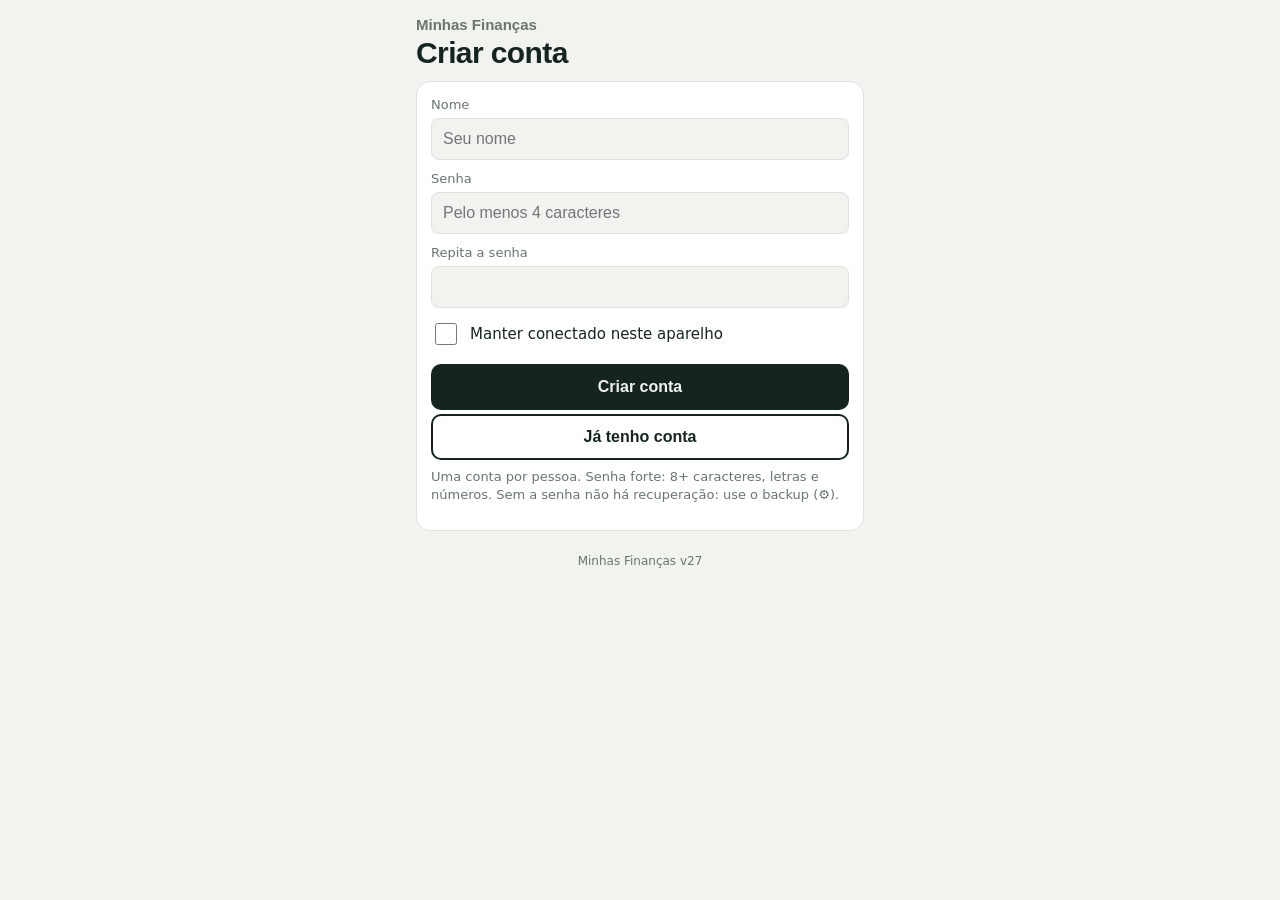
<file: index-16.html>
<!DOCTYPE html>
<html lang="pt-BR">
<head>
<meta charset="utf-8">
<meta http-equiv="Content-Security-Policy" content="default-src 'none'; script-src 'sha256-Z8AN6QaOWTAbDAm3c5UCit1PE00kZBKx0E6GLBvJOww='; style-src 'unsafe-inline' https://fonts.googleapis.com; font-src https://fonts.gstatic.com; img-src 'self' data: blob:; connect-src 'self'; manifest-src 'self'; worker-src 'self'; base-uri 'none'; form-action 'none'">
<meta name="referrer" content="no-referrer">
<meta name="viewport" content="width=device-width, initial-scale=1, viewport-fit=cover">
<title>Minhas Finanças v27</title>
<meta name="theme-color" content="#1F8A55">
<meta name="description" content="Controle de gastos por voz, com velocímetro de saldo.">
<link rel="manifest" href="manifest.json">
<link rel="icon" href="icon.svg" type="image/svg+xml">
<link rel="apple-touch-icon" href="icon.svg">
<meta name="apple-mobile-web-app-capable" content="yes">
<meta name="mobile-web-app-capable" content="yes">
<meta name="apple-mobile-web-app-title" content="Finanças">
<link href="https://fonts.googleapis.com/css2?family=Bricolage+Grotesque:wght@600;800&family=DM+Sans:wght@400;500;700&display=swap" rel="stylesheet">
<style>
:root{--bg:#F1F3EE;--card:#FFFFFF;--ink:#15251D;--mute:#68766E;--line:#DDE3DC;--pos:#1F8A55;--neg:#D6403A;--mid:#D99A12;--rec:#1F8A55;--uti:#2F6FDB;--des:#8E1B3C;--gua:#7B847F;--sem:#B9C1BC;--btn:#15251D;--btnt:#F1F3EE}
@media (prefers-color-scheme:dark){:root:not([data-theme="light"]){--bg:#0F1814;--card:#18251E;--ink:#EDF2EC;--mute:#93A399;--line:#263830;--pos:#3DBB7A;--neg:#EF6A63;--mid:#EBB63E;--rec:#3DBB7A;--uti:#6AA0FF;--des:#C73E62;--gua:#A9B2AD;--sem:#5F6F66;--btn:#EDF2EC;--btnt:#0F1814}}
:root[data-theme="dark"]{--bg:#0F1814;--card:#18251E;--ink:#EDF2EC;--mute:#93A399;--line:#263830;--pos:#3DBB7A;--neg:#EF6A63;--mid:#EBB63E;--rec:#3DBB7A;--uti:#6AA0FF;--des:#C73E62;--gua:#A9B2AD;--sem:#5F6F66;--btn:#EDF2EC;--btnt:#0F1814}
*{box-sizing:border-box}
html{-webkit-text-size-adjust:100%}
body{margin:0;background:var(--bg);color:var(--ink);font-family:'DM Sans',system-ui,sans-serif;font-size:16px;line-height:1.4;padding-top:env(safe-area-inset-top,0px);padding-bottom:env(safe-area-inset-bottom,0px)}
main{max-width:480px;margin:0 auto;padding:16px 16px 80px}
h1{font:600 15px 'Bricolage Grotesque',sans-serif;margin:0 0 4px;color:var(--mute)}
.saldo{font:800 46px/1.05 'Bricolage Grotesque',sans-serif;letter-spacing:-.02em;margin:0}
.saldo.neg{color:var(--neg)}
.sub{color:var(--mute);font-size:14px;margin:4px 0 14px}
.bar{display:flex;height:12px;border-radius:6px;overflow:hidden;background:var(--line)}
.bar i{display:block;height:100%}
.tot{display:grid;gap:8px;margin:12px 0 20px}
.tot div{background:var(--card);border:1px solid var(--line);border-radius:10px;padding:10px;min-width:0}
.tot b{display:block;font:700 16px 'Bricolage Grotesque',sans-serif}
.tot span{font-size:12px;color:var(--mute)}
.dot{display:inline-block;width:10px;height:10px;border-radius:50%;margin-right:6px}
.form{background:var(--card);border:1px solid var(--line);border-radius:14px;padding:14px;margin-bottom:22px}
.hint{font-size:13px;color:var(--mute);margin:8px 0 12px}
label{display:block;font-size:13px;color:var(--mute);margin:10px 0 4px}
input{width:100%;padding:11px;border-radius:8px;border:1px solid var(--line);background:var(--bg);color:var(--ink);font:16px 'DM Sans',sans-serif}
input[type=checkbox]{width:22px;height:22px;flex:none;accent-color:var(--pos)}
input[type=date]{min-height:46px}
.chk{display:flex;align-items:center;gap:10px;margin:12px 0 0;font-size:15px;color:var(--ink)}
.campo{display:flex;gap:8px;align-items:stretch}
.campo input{flex:1;min-width:0}
.campo[hidden]{display:none}
.mic{flex:none;width:52px;border:0;border-radius:10px;background:var(--btn);color:var(--btnt);font-size:22px;cursor:pointer;line-height:1}
.mic[hidden]{display:none}
.mic.on{background:var(--neg);color:#fff;animation:pulsa 1s ease-in-out infinite}
@keyframes pulsa{50%{opacity:.65}}
.add{margin-top:4px;width:100%;border:2px solid var(--ink);background:transparent;color:var(--ink);border-radius:10px;padding:12px;font:700 16px 'DM Sans',sans-serif;cursor:pointer}
.add.pri{background:var(--ink);color:var(--bg)}
.add:disabled{opacity:.45;cursor:default}
h2{font:800 18px 'Bricolage Grotesque',sans-serif;margin:0 0 8px}
.it{display:flex;align-items:center;gap:10px;padding:11px 0;border-bottom:1px solid var(--line)}
.it .c{width:26px;height:26px;border-radius:50%;border:0;flex:none;cursor:pointer}
.it .t{flex:1;min-width:0}
.it .t b{display:block;font-weight:500;overflow:hidden;text-overflow:ellipsis;white-space:nowrap}
.it .t small{color:var(--mute);font-size:12px}
.it .v{font:700 16px 'Bricolage Grotesque',sans-serif;white-space:nowrap}
.it .x{border:0;background:none;color:var(--mute);font-size:22px;cursor:pointer;padding:10px 8px;min-width:44px;min-height:44px}
.vazio{color:var(--mute);padding:14px 0}
.top{display:flex;align-items:center;gap:6px;max-width:480px;margin:0 auto;padding:12px 16px 0}
.top[hidden]{display:none}
.dots{display:flex;align-items:center}
.dots button{width:30px;height:44px;border:0;background:transparent;cursor:pointer;padding:0;display:flex;align-items:center;justify-content:center}
.dots button i{display:block;width:10px;height:10px;border-radius:50%;background:var(--line);transition:all .2s}
.dots button[aria-selected="true"] i{width:24px;border-radius:6px;background:var(--ink)}
#ptit{flex:1;min-width:0;overflow:hidden;text-overflow:ellipsis;white-space:nowrap;font:800 18px 'Bricolage Grotesque',sans-serif;padding-left:6px}@media(max-width:340px){#ptit{font-size:15px}}
.eng{flex:none;width:44px;height:44px;border-radius:50%;border:2px solid var(--line);background:transparent;color:var(--mute);font-size:20px;cursor:pointer}
.pg{display:none;min-width:0}
.pg.on{display:block;animation:entra .25s ease}
@keyframes entra{from{opacity:0;transform:translateX(var(--de,24px))}to{opacity:1;transform:none}}
@media (prefers-reduced-motion:reduce){.pg.on,.mic.on,.toast{animation:none}}
.ring{display:flex;justify-content:center;margin:4px 0 2px}
.ring svg{width:230px;height:230px}
.rl{font:500 12px 'DM Sans',sans-serif;fill:var(--mute)}
.rv{font:800 21px 'Bricolage Grotesque',sans-serif;fill:var(--ink)}
.cats{display:grid;grid-template-columns:repeat(4,minmax(0,1fr));gap:6px;margin-top:6px}
.cat{display:flex;flex-direction:column;align-items:center;justify-content:center;gap:5px;padding:9px 2px;min-height:58px;border-radius:12px;border:2px solid var(--line);background:var(--bg);color:var(--ink);font:700 12px 'DM Sans',sans-serif;cursor:pointer}
.cat .dot{margin:0;width:16px;height:16px}
.cat:active{transform:scale(.97)}
.cat:disabled{opacity:.5;cursor:default}
.gauge{background:var(--card);border:1px solid var(--line);border-radius:14px;padding:8px;margin:0 0 12px;text-align:center;overflow:hidden}
/* Todos os painéis usam o mesmo quadrado compacto */
.gauge-viewport{min-width:0;min-height:248px;overflow:hidden;touch-action:pan-y}
.gauge-slide{display:none;text-align:left;animation:entra .22s ease;min-height:248px;padding:2px 4px;scrollbar-width:thin}
.gauge-slide.active{display:block}
.gauge-slide:first-child{text-align:center;overflow:hidden;height:248px}
.ringbox{position:relative;width:196px;height:196px;margin:0 auto}
.ringbox svg{width:100%;height:100%;display:block}
.ringc{position:absolute;inset:0;display:flex;flex-direction:column;align-items:center;justify-content:center;cursor:pointer}
.ringc .dl{font-size:12px;color:var(--mute);font-weight:500}
.ringc .saldo{font-size:25px;white-space:nowrap;margin-top:2px}
.ringc .lim{font-size:12px;color:var(--mute);margin-top:2px;white-space:nowrap}.ringc .lim[hidden]{display:none}
.rleg{flex-wrap:wrap;align-items:center}.rleg .linkb{margin:0;padding:2px 6px}
.rleg{display:flex;justify-content:center;gap:14px;font-size:12px;color:var(--mute);margin:2px 0 0}
.rleg i{display:inline-block;width:9px;height:9px;border-radius:50%;margin-right:5px}
.micbig{display:block;width:78px;height:78px;border-radius:50%;font-size:32px;margin:6px auto 0}
.micl{text-align:center;font-size:14px;font-weight:600;margin:8px 0 0}
.micform .hint{text-align:center}
.linkb{display:block;margin:6px auto 0;background:none;border:0;color:var(--mute);text-decoration:underline;font-size:13px;cursor:pointer;padding:6px}
.linkb[hidden]{display:none}
.gauge-slide h1{margin:2px 4px 5px;font-size:13px}
.gauge-slide h2{font-size:15px;margin:3px 0 5px}
.gauge-slide .form{margin:6px 0;padding:8px}
.gauge-slide .gcard{margin:5px 0;padding:8px}
.gauge-slide .sub{font-size:12px;margin:2px 0 6px}
.gauge-slide .hint{font-size:11px;margin:4px 0 6px}
.gauge-slide .it{padding:5px 0;gap:7px}
.gauge-slide .it .c{width:18px;height:18px}
.gauge-slide .it .v{font-size:13px}
.gauge-slide .it .t b{font-size:13px}
.gauge-slide .it .t small{font-size:10px}
#pg1 .gauge svg{max-width:290px}
#gaugeSaved .saldo{font-size:clamp(24px,7vw,32px)}
#gaugeSaved .gcard .sub{margin-bottom:0}
.gauge-nav{display:flex;align-items:center;justify-content:space-between;gap:8px;margin-top:6px;padding-top:6px;border-top:1px solid var(--line)}
.gauge-nav button{display:flex;align-items:center;justify-content:center;gap:5px;min-width:36px;min-height:34px;border:1px solid var(--line);border-radius:999px;background:var(--bg);color:var(--ink);font-size:18px;cursor:pointer}
.gauge-nav .gauge-name{flex:1;text-align:center;font-size:13px;font-weight:700;color:var(--mute)}
.gauge-dots{display:flex;justify-content:center;gap:5px;margin-top:5px}
.gauge-dots i{width:6px;height:6px;border-radius:50%;background:var(--line)}
.gauge-dots i.active{width:18px;border-radius:5px;background:var(--pos)}
.gauge svg{width:100%;max-width:340px;height:auto;display:block;margin:0 auto}
.gz{fill:none;stroke-width:22}
.gl{font:500 12px 'DM Sans',sans-serif;fill:var(--mute)}
.gv{font:800 20px 'Bricolage Grotesque',sans-serif;fill:var(--ink)}
.gs{font-size:14px;font-weight:500;margin:6px 8px 0}
.swhint{font-size:12px;color:var(--mute);text-align:center;margin:0 0 14px}
.duo{display:grid;grid-template-columns:1fr 1fr;gap:8px;margin:2px 0 12px}
.duo>div{background:var(--card);border:1px solid var(--line);border-radius:14px;padding:10px 12px;min-width:0}
.duo .dl{font-size:12px;color:var(--mute);font-weight:500}
.duo .saldo{font-size:clamp(22px,7vw,30px);margin-top:2px;white-space:nowrap}
.duo .gasto{color:var(--des)}
.summary-grid>div{padding:10px 11px}
.summary-grid>div:nth-child(n+3){padding:8px 11px}
.mini-value{font:800 22px/1.15 'Bricolage Grotesque',sans-serif;margin:3px 0 0;white-space:nowrap;color:var(--ink)}
.entry-total{padding:7px 4px 10px;margin-bottom:8px;border-bottom:1px solid var(--line)}
.entry-total .saldo{font-size:clamp(25px,7vw,32px);margin-top:2px}
.gcard{background:var(--card);border:1px solid var(--line);border-radius:14px;padding:16px;margin:4px 0 12px;text-align:center}
.gcard .dl{font-size:13px;color:var(--mute);font-weight:500}
.gcard .saldo{margin-top:4px;color:var(--ink)}
.cfg{background:var(--card);border:1px solid var(--line);border-radius:14px;padding:14px;margin:0 0 18px}
.cfg[hidden]{display:none}
.cfg h2{margin-bottom:4px}
.cfg .add{margin-top:10px}
.cfg .msg{font-size:13px;color:var(--mute);margin:8px 0 0}
.cfg p{margin:4px 0}
.cfg hr{border:0;border-top:1px solid var(--line);margin:16px 0}
.perigo{border-color:var(--neg);color:var(--neg)}
.crow.cont{grid-template-columns:1fr 1fr 44px}.crow.cont .cn{grid-column:1/3}.crow.cont .x{grid-column:3;grid-row:1}.crow.cont label{margin:0;font-size:12px;color:var(--mute);display:flex;flex-direction:column;gap:3px}
.gl{padding:9px 0;border-bottom:1px solid var(--line)}.glh{display:flex;justify-content:space-between;gap:8px;font-size:14px}.glh b{white-space:nowrap}.gl .rbar{margin:6px 0}.gbtns{display:flex;gap:8px;flex-wrap:wrap}.gbtns .add{margin:2px 0;min-height:38px;padding:0 12px;width:auto;font-size:13px}
.gf{margin-top:6px}.gf .gv,.gf select{width:100%}.gf .gb{display:flex;gap:8px}.gf .gb .add{margin:6px 0 0;flex:1}.gsub2{font-size:12px;color:var(--mute);margin:2px 0}
#gobjform{margin-top:6px}
.crow{display:grid;grid-template-columns:1fr 112px 44px;gap:6px;margin-top:8px;align-items:center}
.crow .x{border:0;background:none;color:var(--mute);font-size:22px;cursor:pointer;min-height:44px}
.row2{display:grid;grid-template-columns:1fr 1fr;gap:10px}
.chips{display:flex;flex-wrap:wrap;gap:8px;margin-top:2px}
.chip{display:inline-flex;align-items:center;gap:6px;padding:9px 12px;border-radius:999px;border:1px solid var(--line);background:var(--bg);color:var(--ink);font:500 14px 'DM Sans',sans-serif;cursor:pointer;max-width:100%}
.chip .dot{margin:0;flex:none}
.chip span{overflow:hidden;text-overflow:ellipsis;white-space:nowrap}
.chip:active{transform:scale(.97)}
#atalhos{margin-bottom:12px}
#atalhos[hidden]{display:none}
.toast{position:fixed;left:50%;transform:translateX(-50%);top:calc(66px + env(safe-area-inset-top,0px));width:calc(100% - 32px);max-width:440px;display:flex;align-items:center;gap:10px;background:var(--ink);color:var(--bg);border-radius:12px;padding:12px 14px;font-size:14px;box-shadow:0 6px 24px rgba(0,0,0,.25);z-index:20;animation:sobe .2s ease}
.toast[hidden]{display:none}
.toast span{flex:1;min-width:0}
.toast button{border:0;background:transparent;color:var(--bg);font:700 14px 'DM Sans',sans-serif;text-decoration:underline;cursor:pointer;padding:6px 4px;min-height:36px}
.toast button[hidden]{display:none}
@keyframes sobe{from{opacity:0;transform:translate(-50%,-10px)}to{opacity:1;transform:translate(-50%,0)}}
.ir{display:flex;align-items:center;gap:10px;padding:10px 0;border-bottom:1px solid var(--line)}
.ir.off{opacity:.55}
.ir .t{flex:1;min-width:0}
.ir .t b{display:block;font-weight:500;overflow:hidden;text-overflow:ellipsis;white-space:nowrap}
.ir .t small{color:var(--mute);font-size:12px}
.ir .v{font:700 15px 'Bricolage Grotesque',sans-serif;white-space:nowrap}
.ir .v.pos{color:var(--pos)}
.ir label{margin:0;display:flex;align-items:center}
.ver{font-size:12px;color:var(--mute);text-align:center;margin:18px 0 0}
select{width:100%;padding:11px;border-radius:8px;border:1px solid var(--line);background:var(--bg);color:var(--ink);font:16px 'DM Sans',sans-serif}
.cat.sel{border-color:var(--ink)}
.tipos{display:grid;grid-template-columns:repeat(3,1fr);gap:8px;margin-top:4px}
.sheet{position:fixed;inset:0;background:rgba(0,0,0,.45);z-index:30;display:flex;align-items:flex-end;justify-content:center}
.sheet[hidden]{display:none}
.sheetbox{background:var(--card);width:100%;max-width:480px;max-height:92vh;overflow:auto;border-radius:18px 18px 0 0;padding:16px 16px calc(20px + env(safe-area-inset-bottom,0px))}
.sheetbox .add{margin-top:10px}
.it .t{cursor:pointer}
.aviso{width:calc(100% - 32px);max-width:448px;margin:8px auto 0;padding:10px 12px;display:flex;gap:8px;align-items:center;flex-wrap:wrap;background:var(--card);border:1px solid var(--mid);border-radius:12px;font-size:14px}
.aviso[hidden]{display:none}
.aviso span{flex:1 1 100%}
.aviso button{width:auto;margin:0;padding:8px 12px;font-size:14px}
details.mes{background:var(--card);border:1px solid var(--line);border-radius:12px;padding:10px 12px;margin-bottom:8px}
details.mes summary{cursor:pointer;font-weight:700;list-style:none}
details.mes summary small{display:block;font-weight:400;color:var(--mute);font-size:12px;margin-top:2px}
details.mes .mi{display:flex;justify-content:space-between;gap:8px;font-size:13px;padding:5px 0;border-bottom:1px solid var(--line)}
details.mes .mi:last-child{border-bottom:0}
#gaugePlan{text-align:left}
.pl-top{text-align:center;padding:2px 0 6px}
.pl-top .dl{font-size:12px;color:var(--mute);font-weight:500}
.pl-top .saldo{font-size:clamp(26px,8vw,34px);color:var(--pos)}
.pl-top .sub{margin:2px 0 0;font-size:12px}
.pl-sum{display:grid;grid-template-columns:repeat(3,1fr);gap:6px;margin:4px 0 6px}
.pl-sum div{background:var(--bg);border:1px solid var(--line);border-radius:8px;padding:5px 6px;min-width:0}
.pl-sum span{display:block;font-size:10px;color:var(--mute)}
.pl-sum b{font:700 12px 'Bricolage Grotesque',sans-serif;white-space:nowrap}
.pl-tip{font-size:12px;color:var(--mute);margin:4px 0 6px}
.pl-prog{height:8px;border-radius:5px;background:var(--line);overflow:hidden;margin:4px 0 2px}
.pl-prog i{display:block;height:100%;background:var(--pos)}
.dv{display:flex;align-items:center;gap:8px;padding:4px 0;font-size:13px;border-bottom:1px solid var(--line)}
.dv label{margin:0;display:flex;align-items:center;gap:8px;flex:1;min-width:0;font-size:13px;color:var(--ink);cursor:pointer}
.dv label span{overflow:hidden;text-overflow:ellipsis;white-space:nowrap}
.planv{background:var(--card);border:1px solid var(--line);border-radius:14px;padding:12px;margin:0 0 14px}
.dv.pago label span{text-decoration:line-through;color:var(--mute)}
.dv label>div{min-width:0}
.dv label small{display:block;font-size:11px;color:var(--mute);line-height:1.3}
.crow .parx{grid-column:1/-1;display:grid;grid-template-columns:1fr 1fr;gap:6px;margin-bottom:4px}
.parx label{margin:0;font-size:12px;color:var(--mute)}
.parx input{margin-top:2px}
.parx .dnote{grid-column:1/-1;margin:0;font-size:12px;color:var(--mute)}
.dv b{font-size:13px;white-space:nowrap}
.dvh{display:flex;align-items:center;gap:6px;flex:1;min-width:0}.dvn{flex:1;min-width:0;overflow:hidden;text-overflow:ellipsis;white-space:nowrap}
.dv .dvck{flex:none}.dvck{display:flex;align-items:center;justify-content:center;width:40px;height:40px;margin:-6px 0 -6px -8px;cursor:pointer}.dvck input{width:20px;height:20px;margin:0}
details.dvd{display:block;padding:0}details.dvd>summary{list-style:none;display:flex;align-items:center;padding:4px 0;cursor:pointer}details.dvd>summary::-webkit-details-marker{display:none}
details.dvd>summary::after{content:'▾';color:var(--mute);margin-left:8px;transition:transform .15s}details.dvd[open]>summary::after{transform:rotate(180deg)}
.dv.pago .dvn{text-decoration:line-through;color:var(--mute)}
.dvb{padding:2px 0 8px 34px}.dvg{display:grid;grid-template-columns:repeat(3,1fr);gap:6px}.dvg div{background:var(--bg);border:1px solid var(--line);border-radius:8px;padding:5px 6px;min-width:0}.dvg span{display:block;font-size:10px;color:var(--mute)}.dvg b{font-size:12px}
details.dvp{margin-top:8px;background:var(--bg);border:1px solid var(--line);border-radius:10px;padding:4px 10px}details.dvp>summary{cursor:pointer;font-size:13px;font-weight:600;padding:6px 0;color:var(--mute)}
.crow .parxd{grid-column:1/-1}.parxd>summary{cursor:pointer;font-size:12px;color:var(--mute);padding:4px 0}
#qcv{display:block;width:100%;max-width:340px;margin:10px auto;background:#fff;image-rendering:pixelated;border-radius:8px}#qvid{width:100%;max-height:300px;border-radius:10px;margin:8px 0;background:#000}#qcode{width:100%;font-size:16px}
.gadj{margin:10px 0}.gadjr{display:flex;gap:8px;align-items:stretch}.gadjr input{flex:1;min-width:0}.gadjr .add{width:auto;margin:0;padding:0 16px}
.it .pen{font-size:17px;padding:10px 4px;min-width:36px}
#pgr .relbar .add{margin-top:10px}
.rtit{font-size:20px;margin:6px 0 2px}
.rsub{color:var(--mute);font-size:12px;margin:0 0 10px}
.rsec{margin:16px 0}
.rsec h3{font-size:15px;margin:0 0 8px;padding-bottom:4px;border-bottom:2px solid var(--line)}
.rsec h4{font-size:13px;margin:12px 0 6px}
.rcards{display:grid;grid-template-columns:repeat(auto-fit,minmax(104px,1fr));gap:6px}
.rc{border:1px solid var(--line);border-radius:8px;padding:6px 8px;background:var(--card)}
.rc span{display:block;font-size:11px;color:var(--mute)}
.rc b{font-size:14px}.rc b.pos{color:var(--pos)}.rc b.neg{color:var(--neg)}
.rn{font-size:12px;color:var(--mute);margin:8px 0 0}
.rl{display:grid;grid-template-columns:96px 1fr auto;gap:8px;align-items:center;font-size:12px;margin:4px 0}
.rl b{font-size:12px;white-space:nowrap}
.rbar{height:9px;border-radius:5px;background:var(--line);overflow:hidden}
.rbar i{display:block;height:100%}
table.rt{width:100%;border-collapse:collapse;font-size:12px;margin-top:6px}.rt.mv{font-size:11px}.rt.mv th,.rt.mv td{padding:4px 2px;overflow-wrap:anywhere}#relDoc{overflow-x:auto}
.rt th{text-align:left;color:var(--mute);font-weight:600;border-bottom:1px solid var(--line);padding:4px 4px}
.rt td{padding:4px;border-bottom:1px solid var(--line);vertical-align:top;word-break:break-word}
.rt .n{text-align:right;white-space:nowrap}
.rt td.sel{font-weight:700}.rt td.pos{color:var(--pos)}
.cn-top{display:flex;align-items:center;gap:12px;margin-bottom:6px}.cn-nota{font:800 44px/1 'Bricolage Grotesque',sans-serif}.cn-d{margin:0 0 6px}.cn-h{font-weight:700;margin:10px 0 4px}.cn-det{margin-top:8px;font-size:13px}.cn-det summary{cursor:pointer;color:var(--mute,#667);padding:6px 0}.cn-top .rn{display:block}
.cn-ta{width:100%;margin-top:8px;font-size:16px;border:1px solid var(--line);border-radius:8px;padding:8px;background:var(--card);color:var(--ink)}
#consBox .add{margin-top:8px}
.tip{font-size:13px;margin:6px 0;padding:7px 9px;border-left:4px solid var(--mid);background:var(--card);border-radius:4px}
.tip.alerta{border-left-color:var(--neg)}.tip.ok{border-left-color:var(--pos)}
@media print{*{-webkit-print-color-adjust:exact;print-color-adjust:exact}
body{background:#fff}.top,#aviso,.relbar,.toast,.sheet,.pg:not(#pgr){display:none!important}
#pgr{display:block!important;animation:none}#pgr main{max-width:none;padding:0}
.rsec{break-inside:avoid-page}table.rt tr{break-inside:avoid}table.rt thead{display:table-header-group}.rt.mv{font-size:10.5px}}
.ir .x{border:0;background:none;color:var(--mute);font-size:22px;cursor:pointer;min-width:44px;min-height:44px}
.metas{background:var(--card);border:1px solid var(--line);border-radius:14px;padding:10px 12px;margin:0 0 12px}.metas[hidden]{display:none}.metas h2{font-size:14px;margin:0 0 4px}
.mrow{display:grid;grid-template-columns:96px 1fr auto;gap:8px;align-items:center;font-size:12px;margin:6px 0}.mrow b{white-space:nowrap;font-size:12px}
.rlg{display:flex;gap:12px;flex-wrap:wrap;font-size:12px;color:var(--mute);margin:4px 0}.rlg i{display:inline-block;width:10px;height:10px;border-radius:3px;margin-right:5px}
.tut{position:fixed;inset:0;z-index:60;touch-action:none}.tut[hidden]{display:none}
.tut-hole{position:fixed;border-radius:12px;box-shadow:0 0 0 9999px rgba(8,16,12,.7);pointer-events:none;transition:all .22s ease}
.tut-b{position:fixed;background:var(--card);color:var(--ink);border-radius:14px;padding:12px 14px;box-shadow:0 8px 30px rgba(0,0,0,.4);font-size:14px;line-height:1.35}
.tut-b b{display:block;font:800 15px 'Bricolage Grotesque',sans-serif;margin-bottom:3px}
.tut-b p{margin:0 0 10px}
.tut-b .tf{display:flex;align-items:center;gap:8px}
.tut-b .tf span{flex:1;font-size:12px;color:var(--mute)}
.tut-b button{min-height:40px;padding:0 12px;border-radius:10px;border:2px solid var(--ink);background:transparent;color:var(--ink);font:700 14px 'DM Sans',sans-serif;cursor:pointer}
.tut-b button[hidden]{display:none}
.tut-b button.pri{background:var(--ink);color:var(--bg)}
.tut-b button.tp{background:none;border:0;text-decoration:underline;color:var(--mute);font-weight:500;padding:0 4px}
.tut-ar{position:absolute;width:14px;height:14px;background:var(--card);transform:rotate(45deg)}
@media (prefers-reduced-motion:reduce){.tut-hole{transition:none}}
button:focus-visible,input:focus-visible,select:focus-visible{outline:3px solid var(--mid);outline-offset:2px}
</style>
</head>
<body>
<div class="top" id="top" hidden>
<nav class="dots" aria-label="Navegação principal">
<button type="button" id="t1" aria-label="Principal" aria-selected="true"><i></i></button>
<button type="button" id="tp" aria-label="Planejamento" aria-selected="false"><i></i></button>
<button type="button" id="tk" aria-label="Consultoria" aria-selected="false"><i></i></button>
<button type="button" id="t2" aria-label="Histórico" aria-selected="false"><i></i></button>
</nav>
<span id="ptit">Principal · Gastos</span>
<button type="button" class="eng" id="eng" aria-label="Configurações" title="Configurações" aria-expanded="false">⚙</button>
</div>

<div class="aviso" id="aviso" hidden role="status"><span id="avmsg"></span><button type="button" class="add pri" id="av1"></button><button type="button" class="add" id="av2">Depois</button></div>
<div id="pages">
<section class="pg" id="pgc"><main>
<section class="cfg" id="cfg" aria-label="Configurações">
<button type="button" class="add" id="cfgvolta" style="margin:0 0 14px">← Voltar</button>
<h2>Saldo disponível</h2>
<p class="msg" style="margin-top:0">Digite o saldo real da conta. O app ajusta o saldo inicial.</p>
<label for="disp">Disponível agora (R$)</label>
<input id="disp" inputmode="decimal" placeholder="0,00" autocomplete="off">
<button type="button" class="add pri" id="dispok">Atualizar disponível</button>
<p class="msg" id="dispmsg"></p>
<label for="limv">Limite do crédito agora (R$)</label>
<input id="limv" inputmode="decimal" placeholder="0,00" autocomplete="off">
<button type="button" class="add" id="limok">Atualizar limite</button>
<p class="msg" id="limmsg"></p>
<hr>
<h2>Contas e saldo do mês</h2>
<p class="msg" style="margin-top:0">Débito e limite do crédito de cada conta no começo do mês.</p>
<div id="contas"></div>
<button type="button" class="add" id="addc">+ Adicionar conta</button>
<button type="button" class="add pri" id="iniok">Salvar</button>
<p class="msg" id="inimsg"></p>
<hr>
<h2>Compras parceladas</h2>
<p class="msg" style="margin-top:0">Diga “tênis 300 em 3x no crédito”. A parcela de cada mês sai do Limite sozinha.</p>
<div id="parcl"></div>
<hr>
<h2>Metas do mês</h2>
<p class="msg" style="margin-top:0">Quanto quer gastar no mês. O app avisa aos 80% e ao passar. Vazio = sem meta.</p>
<div class="row2"><div><label for="metauti">Útil (R$)</label><input id="metauti" inputmode="decimal" placeholder="0,00" autocomplete="off"></div><div><label for="metades">Desnecessário (R$)</label><input id="metades" inputmode="decimal" placeholder="0,00" autocomplete="off"></div></div>
<label for="metatot">Total de gastos (R$)</label>
<input id="metatot" inputmode="decimal" placeholder="0,00" autocomplete="off">
<button type="button" class="add pri" id="metaok">Salvar metas</button>
<p class="msg" id="metamsg"></p>
<hr>
<h2>Lembrete e microfone</h2>
<label class="chk"><input type="checkbox" id="lembon"> Lembrar à noite se eu não lançar nada</label>
<label for="lembh">A partir das</label>
<select id="lembh"><option value="18">18h</option><option value="19">19h</option><option value="20">20h</option><option value="21">21h</option><option value="22">22h</option><option value="23">23h</option></select>
<p class="msg">O lembrete aparece quando você abre o app depois desse horário.</p>
<label class="chk"><input type="checkbox" id="abremic"> Abrir o app já ouvindo o microfone</label>
<p class="msg">No Android, segure o ícone do app e toque em “Falar um lançamento”.</p>
<hr>
<h2>Importar extrato</h2>
<p class="msg" style="margin-top:0">Envie o extrato (OFX ou CSV). Entradas viram Recebidos; saídas viram Gastos sem categoria. Repetidos são pulados.</p>
<input type="file" id="arq" hidden>
<button class="add pri" id="escolhe" type="button">Escolher arquivo do extrato</button>
<label for="desde">Importar lançamentos a partir de</label>
<input type="date" id="desde">
<p class="msg" id="imsg"></p>
<div id="iprev" hidden>
<h2 style="margin-top:12px">Conferir antes de importar</h2>
<p class="sub" id="isum"></p>
<div id="implist"></div>
<button class="add pri" id="idoit" type="button" style="margin-top:14px">Importar selecionados</button>
</div>
<hr>
<h2>Fechar o mês</h2>
<p class="msg" style="margin-top:0">Guarda o resumo, leva o saldo ao próximo mês e limpa a lista. O Guardado continua.</p>
<button type="button" class="add" id="fecha">Fechar o mês</button>
<button type="button" class="add" id="reabre" hidden>Desfazer o último fechamento</button>
<p class="msg" id="fmsg"></p>
<hr>
<h2>Outro aparelho</h2>
<p class="msg" style="margin-top:0">Leve a conta para outro aparelho. No novo, crie a conta com o mesmo nome e senha e abra esta tela.</p>
<label for="qpw">Sua senha da conta</label>
<input id="qpw" type="password" autocomplete="current-password" placeholder="para mostrar o QR Code">
<button type="button" class="add pri" id="qsend">Mostrar QR Code</button>
<div id="qshow" hidden><canvas id="qcv" width="10" height="10" aria-label="QR Code"></canvas><p class="msg" id="qinfo"></p><p class="msg" id="qtempo"></p><button type="button" class="add" id="qcopy">Copiar código</button><button type="button" class="add" id="qfecha">Fechar</button></div>
<p class="msg" id="qmsg"></p>
<h3 style="margin:14px 0 4px;font-size:15px">Receber neste aparelho</h3>
<button type="button" class="add" id="qcam">Ler QR Code com a câmera</button>
<video id="qvid" playsinline muted hidden></video>
<label for="qcode">Ou cole o código</label>
<textarea id="qcode" rows="2" autocomplete="off" spellcheck="false"></textarea>
<button type="button" class="add" id="qpasteok">Usar código colado</button>
<div id="qopenbox" hidden><label for="qpw2">Senha da conta de origem</label><input id="qpw2" type="password" autocomplete="off"><button type="button" class="add pri" id="qopen">Abrir dados recebidos</button>
<div id="qchoice" hidden><p class="msg" id="qresumo"></p><button type="button" class="add pri" id="qsub">Substituir tudo</button><button type="button" class="add" id="qjun">Juntar com os meus dados</button></div></div>
<p class="msg" id="qrmsg"></p>
<hr>
<h2>Backup</h2>
<p class="msg">Backup criptografado com uma senha sua. Sem ela, o arquivo não abre.</p>
<label for="bkpw">Senha do backup (para salvar e para importar)</label>
<input id="bkpw" type="password" autocomplete="new-password" placeholder="mínimo 8 caracteres">
<button type="button" class="add pri" id="expShare">Compartilhar backup (WhatsApp, Drive...)</button>
<button type="button" class="add" id="exp">Salvar backup no aparelho (.json)</button>
<button type="button" class="add" id="impb">Importar backup</button>
<input type="file" id="imp" accept="application/json,.json" hidden>
<p class="msg" id="bkmsg"></p>
<hr>
<h2>Conta</h2>
<p class="msg" id="quem"></p>
<button type="button" class="add" id="rever">Rever o tutorial</button>
<button type="button" class="add" id="sair">Sair</button>
<button type="button" class="add perigo" id="zera">Apagar meus dados e recomeçar</button>
<button type="button" class="add perigo" id="delc">Excluir minha conta</button>
<p class="ver" id="ver"></p>
</section>
</main></section>
<section class="pg" id="pgp"><main>
<div class="planv" id="gaugePlan"></div>
<section class="cfg" aria-label="Editar salário e dívidas">
<h2>Editar salário e dívidas</h2>
<p class="msg" style="margin-top:0">Informe salário e dívidas. O app mostra o que sobra e quanto guardar. Quitou? Toque no ×.</p>
<label for="sal">Salário do mês (R$)</label>
<input id="sal" inputmode="decimal" placeholder="1.850,00" autocomplete="off">
<div id="dividas"></div>
<button type="button" class="add" id="addd">+ Adicionar dívida fixa</button>
<button type="button" class="add" id="addp">+ Adicionar dívida parcelada</button>
<p class="msg">Parcelada: informe o total e as parcelas. Marque a do mês como paga e a próxima entra no mês seguinte.</p>
<button type="button" class="add pri" id="divok">Salvar planejamento</button>
<p class="msg" id="divmsg"></p>
</section>
</main></section>
<!-- ============ GASTOS ============ -->
<section class="pg" id="pg1">
<main>


<div class="duo summary-grid">
<div><span class="dl">Entradas</span><p class="saldo" id="entradasTotal" style="color:var(--pos)">R$ 0,00</p></div>
<div><span class="dl">Gastos</span><p class="saldo gasto" id="gasto">R$ 0,00</p></div>
</div>
<span id="guardadoTotal" hidden></span>
<section class="gauge" id="gaugeCard" aria-label="Painel financeiro: deslize ou use as setas para alternar entre disponível e guardado">
<div class="gauge-viewport" id="gaugeViewport">
  <div class="gauge-slide active" data-gslide="0" aria-label="Disponível">
    <div class="ringbox"><svg id="ring" viewBox="0 0 200 200" role="img" aria-label="Anel: verde é o disponível, vermelho os gastos"></svg><div class="ringc"><span class="dl">Disponível</span><p class="saldo" id="saldo">R$ 0,00</p><span class="lim" id="limc" hidden></span></div></div>
    <p class="rleg"><span><i style="background:var(--pos)"></i>Disponível</span><span><i style="background:var(--neg)"></i>Gastos</span><button type="button" class="linkb" id="fatbtn" hidden>Pagar fatura</button></p>
  </div>
  <div class="gauge-slide" data-gslide="1" aria-label="Guardado" id="gaugeSaved"></div>
</div>
<div class="gauge-nav" aria-label="Mudar painel">
  <button type="button" id="gPrev" aria-label="Painel anterior" title="Painel anterior">‹</button>
  <span class="gauge-name" id="gaugeName">Visão geral</span>
  <button type="button" id="gNext" aria-label="Próximo painel" title="Próximo painel">›</button>
</div>
<div class="gauge-dots" aria-hidden="true"><i class="active"></i><i></i></div>
</section>
<section class="metas" id="metasBox" hidden aria-label="Metas do mês"></section>

<section class="form micform">
<div id="atalhos" hidden><label style="margin-top:0">Gastos frequentes · toque para lançar de novo</label><div class="chips" id="chips"></div></div>
<button type="button" class="mic micbig" id="mic1" aria-label="Falar o lançamento" title="Falar o lançamento">🎤</button>
<p class="micl">Toque e fale o lançamento</p>
<p class="hint" id="hint">Diga “gastei 12,50 no pix na padaria”. Com valor e pagamento, salva sozinho.</p>
<button type="button" class="linkb" id="digita">Prefiro digitar</button>
<div class="campo" id="digbox" hidden><input id="frase" placeholder="Ex.: padaria 12,50 pix" autocomplete="off" enterkeyhint="done"><button type="button" class="add pri" id="digok" style="width:auto;margin:0;padding:0 16px">OK</button></div>
</section>

<h2>Lançamentos</h2>
<div id="lista"></div>
</main>
</section>

<!-- ============ GUARDADOS ============ -->
<section class="pg" id="pg3">
<main>
<h1>Guardados</h1>
<div class="gcard"><span class="dl">Total guardado</span><p class="saldo" id="gtot">R$ 0,00</p><p class="sub" id="gsub" style="margin-bottom:0"></p></div>
<p class="hint">Guardado é separado do Disponível.</p>
<h2>Onde está</h2>
<div id="gplaces"></div>
<h2>Objetivos</h2>
<div id="gobjs"></div>
<button type="button" class="add" id="gobjnew">+ Novo objetivo</button>
<div id="gobjform" hidden><label for="gon">Nome</label><input id="gon" autocomplete="off" placeholder="Ex.: Reserva, Viagem"><div class="row2"><div><label for="gom">Meta (R$)</label><input id="gom" inputmode="decimal" autocomplete="off" placeholder="0,00"></div><div><label for="goi">Já tenho (R$)</label><input id="goi" inputmode="decimal" autocomplete="off" placeholder="0,00"></div></div><button type="button" class="add pri" id="gook">Salvar objetivo</button><p class="msg" id="gomsg"></p></div>
<h2>Valores guardados</h2>
<div class="gadj"><label for="gnov">Ajustar total guardado (R$)</label><div class="gadjr"><input id="gnov" inputmode="decimal" placeholder="0,00" autocomplete="off"><button type="button" class="add pri" id="gnovok">Ajustar</button></div><p class="msg" id="gmsg"></p></div>
<div id="lista3"></div>
</main>
</section>

<!-- ============ CONSULTORIA ============ -->
<section class="pg" id="pgk">
<main>
<h2 style="margin-top:4px">Consultoria financeira</h2>
<p class="sub">Análise automática, feita no seu aparelho.</p>
<div id="consBox"></div>
</main>
</section>

<!-- ============ HISTÓRICO ============ -->
<section class="pg" id="pg4">
<main>
<h1>Minhas Finanças</h1>
<h2 style="margin-top:4px">Histórico completo</h2>
<p class="sub">Entradas, gastos e valores guardados em uma única lista.</p>
<button type="button" class="add pri" id="relab">📄 Relatório do mês (PDF)</button>
<div id="listaHist"></div>
</main>
</section>

<!-- ============ RELATÓRIO ============ -->
<section class="pg" id="pgr">
<main class="rel">
<div class="relbar">
<button type="button" class="add" id="relvolta">← Voltar</button>
<label for="relmes">Mês do relatório</label>
<select id="relmes"></select>
<button type="button" class="add pri" id="relpdf">Baixar PDF</button>
<p class="msg">Toque em Baixar PDF e escolha “Salvar como PDF”.</p>
</div>
<div id="relDoc"></div>
</main>
</section>

<!-- ============ LOGIN ============ -->
<section class="pg" id="pga">
<main>
<h1>Minhas Finanças</h1>
<p class="saldo" style="font-size:30px;margin-bottom:12px" id="atit">Entrar</p>
<section class="form">
<label for="un" style="margin-top:0">Nome</label>
<input id="un" autocomplete="username" autocapitalize="words" placeholder="Seu nome">
<label for="up">Senha</label>
<input id="up" type="password" autocomplete="current-password" placeholder="Pelo menos 4 caracteres">
<div id="ucw" hidden><label for="up2">Repita a senha</label><input id="up2" type="password" autocomplete="new-password"></div>
<label class="chk"><input type="checkbox" id="ulem"> Manter conectado neste aparelho</label>
<p class="hint" id="umsg" role="alert"></p>
<button class="add pri" id="uok" type="button">Entrar</button>
<button class="add" id="usw" type="button">Criar conta</button>
<p class="hint" id="unote"></p>
</section>
<p class="ver" id="ver2"></p>
</main>
</section>

<!-- ============ PRIMEIRO USO ============ -->
<section class="pg" id="pgs">
<main>
<h1>Bem-vindo</h1>
<p class="saldo" style="font-size:30px" id="bemv">Minhas Finanças</p>
<p class="sub">Vamos começar. Qual era o saldo da conta no início do mês?</p>
<section class="form">
<label for="ini0" style="margin-top:0">Saldo (conta principal)</label>
<input id="ini0" inputmode="decimal" value="" placeholder="639,73" autocomplete="off">
<p class="hint" id="ini0msg">Depois, na engrenagem ⚙, você adiciona outras contas.</p>
<button class="add pri" id="ini0ok" type="button">Começar</button>
</section>
</main>
</section>
</div>

<div class="sheet" id="edit" hidden role="dialog" aria-modal="true" aria-label="Lançamento"><div class="sheetbox">
<h2 id="etit">Editar lançamento</h2>
<label for="ed" style="margin-top:0">Descrição</label><input id="ed" autocomplete="off">
<div class="row2"><div><label for="ev">Valor (R$)</label><input id="ev" inputmode="decimal" autocomplete="off"></div><div><label for="edt">Data</label><input id="edt" type="date"></div></div>
<div class="row2"><div><label for="eh">Hora</label><input id="eh" type="time"></div><div><label for="ep">Pagamento</label><select id="ep"></select></div></div>
<div id="epw" hidden><label for="epar">Parcelas no crédito</label><select id="epar"></select><p class="hint" id="eparn" style="margin:6px 0 0"></p></div>
<label>Tipo</label><div class="tipos" id="etipo"></div>
<div id="ewg" hidden><div class="row2"><div><label for="elug">Onde está</label><select id="elug"></select></div><div><label for="eobj">Objetivo</label><select id="eobj"></select></div></div><input id="elugn" placeholder="Nome do novo lugar" autocomplete="off" hidden></div>
<p class="hint" id="emsg" role="alert"></p>
<button class="add pri" id="esalva" type="button">Salvar alterações</button>
<button class="add" id="ecancela" type="button">Cancelar</button>
<button class="add perigo" id="eapaga" type="button">Apagar lançamento</button>
</div></div>
<div class="sheet" id="fat" hidden role="dialog" aria-modal="true" aria-label="Pagar fatura"><div class="sheetbox">
<h2>Pagar fatura</h2><p class="msg" id="fatinfo" style="margin-top:0"></p>
<label for="fatv">Valor (R$)</label><input id="fatv" inputmode="decimal" autocomplete="off">
<p class="hint" id="fatmsg" role="alert"></p>
<button class="add pri" id="fatok" type="button">Pagar fatura</button>
<button class="add" id="fatcan" type="button">Cancelar</button>
</div></div>
<div class="tut" id="tut" hidden role="dialog" aria-modal="true" aria-label="Tutorial"><div class="tut-hole" id="tuth"></div><div class="tut-b" id="tutb"><div class="tut-ar" id="tuta"></div><b id="tutt"></b><p id="tutx"></p><div class="tf"><button type="button" class="tp" id="tutp">Pular</button><span id="tutn"></span><button type="button" id="tutv">Voltar</button><button type="button" class="pri" id="tutk">Próximo</button></div></div></div>
<div class="toast" id="toast" role="status" aria-live="polite" hidden><span id="tmsg"></span><button type="button" id="tuti" hidden>Útil</button><button type="button" id="tdes" hidden>Desnecessário</button><button type="button" id="tund">Desfazer</button></div>

<script>
var EMQUADRO=(window.top!==window.self);
if(EMQUADRO){var ov=document.createElement('div');ov.setAttribute('style','position:fixed;inset:0;z-index:99999;background:#fff;color:#16301f;display:flex;align-items:center;justify-content:center;padding:24px;text-align:center;font:16px/1.5 sans-serif');ov.textContent='Por segurança, o app não abre dentro de outra página. Abra direto pelo endereço do site: guilherme3co.github.io/financeiro';document.body.appendChild(ov)}
var KDF_IT=600000,LOCK_MS=5*60*1000;
var VERSAO='v27';
var PARAMS=(function(){var o={mic:false,txt:''};try{var q=new URLSearchParams(location.search);o.mic=q.get('mic')==='1';o.txt=[q.get('title'),q.get('text'),q.get('url')].filter(Boolean).join('\n').slice(0,3000);if(o.mic||o.txt)history.replaceState(null,'',location.pathname)}catch(e){}return o})();
var COR={rec:{n:'Entrada',v:'--rec'},uti:{n:'Útil',v:'--uti'},des:{n:'Desnecessário',v:'--des'},gua:{n:'Guardado',v:'--gua'},sem:{n:'Sem categoria',v:'--sem'}};
var st=null,uid=null,KEYC=null,users=[],wq=Promise.resolve();
function norm(i){var m={pos:'uti',neg:'des',mid:'gua'};if(m[i.cor])i.cor=m[i.cor];if(i.ent)i.cor='rec';else if(i.cor==='rec')i.ent=true;if(!COR[i.cor])i.cor='sem';i.val=Number(i.val)||0;i.desc=String(i.desc||'');i.pay=String(i.pay||'Não informada');i.d=String(i.d||hoje());i.t=String(i.t||'');i.ent=!!i.ent;return i}
function somaContas(o){return Math.round(o.contas.reduce(function(a,c){return a+(Number(c.saldo)||0)},0)*100)/100}
function migra(o){if(!Array.isArray(o.contas)||!o.contas.length)o.contas=[{id:1,nome:'Banco Inter',saldo:o.start}];
o.contas.forEach(function(c,k){c.id=c.id||k+1;c.nome=String(c.nome||'Conta '+(k+1));c.saldo=Number(c.saldo)||0;c.cred=Number(c.cred)||0});
o.lim=(o.lim&&o.lim.y>o.lim.r&&o.lim.r>=0)?{y:Number(o.lim.y),r:Number(o.lim.r)}:{y:400,r:100};
if(!Array.isArray(o.dividas))o.dividas=[];o.dividas=o.dividas.map(function(d,k){var n=Math.max(0,Math.min(360,parseInt(d.n)||0));return{id:d.id||Date.now()+k,nome:String(d.nome||'Dívida'),valor:Number(d.valor)||0,pago:!!d.pago,n:n,total:Number(d.total)||0,pagas:Math.max(0,Math.min(n,parseInt(d.pagas)||0)),ult:/^\d{4}-\d{2}$/.test(d.ult)?d.ult:''}});o.salario=Number(o.salario)||0;
if(!o.cons||typeof o.cons!=='object')o.cons={};o.cons={extra:(Number(o.cons.extra)>=0&&o.cons.extra!==null&&o.cons.extra!=='')?Number(o.cons.extra):null,limDes:Number(o.cons.limDes)>0?Number(o.cons.limDes):null,simPct:[25,50,75,100].indexOf(Number(o.cons.simPct))>=0?Number(o.cons.simPct):50,simMeta:Number(o.cons.simMeta)>0?Number(o.cons.simMeta):1000};
if(!Array.isArray(o.arquivo))o.arquivo=[];o.gAnt=Number(o.gAnt)||0;
if(!o.sep){var tg0=0;(o.items||[]).forEach(function(i){if(!i.ent&&(i.cor==='gua'||i.cor==='mid'))tg0+=Number(i.val)||0});if(tg0>0)o.contas[0].saldo=Math.round((Number(o.contas[0].saldo)+tg0)*100)/100;o.sep=1}
o.faturas=(Array.isArray(o.faturas)?o.faturas:[]).slice(0,2000).map(function(f,k){f=f||{};return{id:Number(f.id)||Date.now()+k,d:/^\d{4}-\d{2}-\d{2}$/.test(f.d)?f.d:hoje(),t:String(f.t||'').slice(0,5),val:Math.max(0,Number(f.val)||0)}});
o.lugares=(Array.isArray(o.lugares)?o.lugares:[]).map(function(x){return String(x).slice(0,30)}).filter(Boolean).slice(0,30);
o.obj=(Array.isArray(o.obj)?o.obj:[]).slice(0,30).map(function(x,k){x=x||{};return{id:Number(x.id)||Date.now()+k,nome:String(x.nome||'Objetivo').slice(0,40),meta:Math.max(0,Number(x.meta)||0),ini:Math.max(0,Number(x.ini)||0)}});
o.parcelas=(Array.isArray(o.parcelas)?o.parcelas:[]).slice(0,60).map(function(p,k){p=p||{};var n=Math.max(2,Math.min(60,parseInt(p.n)||2));return{id:Number(p.id)||Date.now()+k,desc:String(p.desc||'Compra').slice(0,60),tot:Math.max(0,Number(p.tot)||0),n:n,k:Math.max(2,Math.min(n+1,parseInt(p.k)||2)),d0:/^\d{4}-\d{2}-\d{2}$/.test(p.d0)?p.d0:hoje(),cor:(p.cor==='uti'||p.cor==='des')?p.cor:'sem'}});
var mt=(o.metas&&typeof o.metas==='object')?o.metas:{};o.metas={uti:Math.max(0,Number(mt.uti)||0),des:Math.max(0,Number(mt.des)||0),tot:Math.max(0,Number(mt.tot)||0)};
var ma=(o.metaAv&&typeof o.metaAv==='object')?o.metaAv:{};function nv_(x){x=+x;return(x===80||x===100)?x:0}o.metaAv={m:/^\d{4}-\d{2}$/.test(ma.m)?ma.m:'',uti:nv_(ma.uti),des:nv_(ma.des),tot:nv_(ma.tot)};
var lb=(o.lemb&&typeof o.lemb==='object')?o.lemb:null;o.lemb={on:lb?!!lb.on:true,h:(lb&&lb.h>=18&&lb.h<=23)?Math.round(lb.h):21};o.lembDia=/^\d{4}-\d{2}-\d{2}$/.test(o.lembDia)?o.lembDia:'';o.abreMic=!!o.abreMic;
var tu={};if(o.tut&&typeof o.tut==='object')['pg1','pg3','pgp','pgk','pg4','pgc','pgr','sheet'].forEach(function(k){if(o.tut[k])tu[k]=1});o.tut=tu;
var gb={};if(o.gBase&&typeof o.gBase==='object')Object.keys(o.gBase).slice(0,30).forEach(function(k){var v=Number(o.gBase[k]);if(isFinite(v))gb[String(k).slice(0,30)]=v});o.gBase=gb;
o.start=somaContas(o);o.items=(o.items||[]).map(norm);return o}
function brl(n){return n.toLocaleString('pt-BR',{style:'currency',currency:'BRL'})}
function fmt2(n){return n.toLocaleString('pt-BR',{minimumFractionDigits:2,maximumFractionDigits:2})}
function pad(n){return String(n).padStart(2,'0')}
function hoje(){var d=new Date();return d.getFullYear()+'-'+pad(d.getMonth()+1)+'-'+pad(d.getDate())}
function hora(){var d=new Date();return pad(d.getHours())+':'+pad(d.getMinutes())}
function dm(s){var p=s.split('-');return p[2]+'/'+p[1]}
function $(i){return document.getElementById(i)}

/* ---------- contas de usuário e criptografia ---------- */
function loadUsers(){try{var u=JSON.parse(localStorage.getItem('financas-users')||'[]');if(!Array.isArray(u))return[];return u.filter(function(x){return x&&typeof x.id==='string'&&typeof x.nome==='string'&&typeof x.salt==='string'&&typeof x.it==='number'&&x.it>=100000&&x.it<=2000000&&x.chk&&typeof x.chk.iv==='string'&&typeof x.chk.ct==='string'})}catch(e){return[]}}
function saveUsers(){localStorage.setItem('financas-users',JSON.stringify(users))}
function dkey(id){return 'financas-d-'+id}
function b64(buf){var a=new Uint8Array(buf),s='';for(var i=0;i<a.length;i++)s+=String.fromCharCode(a[i]);return btoa(s)}
function unb64(s){var b=atob(s),a=new Uint8Array(b.length);for(var i=0;i<b.length;i++)a[i]=b.charCodeAt(i);return a}
function derive(pw,salt,it){return crypto.subtle.importKey('raw',new TextEncoder().encode(pw),'PBKDF2',false,['deriveKey']).then(function(k){return crypto.subtle.deriveKey({name:'PBKDF2',salt:salt,iterations:it,hash:'SHA-256'},k,{name:'AES-GCM',length:256},false,['encrypt','decrypt'])})}
function enc(key,txt){var iv=crypto.getRandomValues(new Uint8Array(12));return crypto.subtle.encrypt({name:'AES-GCM',iv:iv},key,new TextEncoder().encode(txt)).then(function(ct){return{iv:b64(iv),ct:b64(ct)}})}
function dec(key,rec){return crypto.subtle.decrypt({name:'AES-GCM',iv:unb64(rec.iv)},key,unb64(rec.ct)).then(function(b){return new TextDecoder().decode(b)})}
function save(){if(!uid||!KEYC||!st)return;var snap=JSON.stringify(st),id=uid,k=KEYC;
wq=wq.then(function(){return enc(k,snap)}).then(function(r){try{localStorage.setItem(dkey(id),JSON.stringify(r))}catch(e){avisaSalvar()}}).catch(function(){})}
var saveWarn=false;function avisaSalvar(){if(saveWarn)return;saveWarn=true;try{mostraAviso('Não consegui salvar neste aparelho (sem espaço ou bloqueado). Faça um backup agora.','Ok',function(){$('aviso').hidden=true},'Fechar')}catch(e){}}
function limpaCampo(el){el.value='';setTimeout(function(){if(el.value&&el.dataset.novo!=='1')el.value=''},90)}
function addItem(it){var a=(st.metas&&metaPct)?metaPct():null;st.items.push(it);save();if(a)try{metaAviso(a,metaPct())}catch(e){}}
function remove(id){st.items=st.items.filter(function(z){return z.id!==id});st.faturas=(st.faturas||[]).filter(function(f){return f.id!==id});save()}
function r2(x){return Math.round(x*100)/100}
function pagCred(i){return !i.ent&&i.cor!=='gua'&&i.pay==='Crédito'}
function somaCred(o){return r2(o.contas.reduce(function(a,c){return a+(Number(c.cred)||0)},0))}
function somaFat(a){return r2((a||[]).reduce(function(x,f){return x+(Number(f.val)||0)},0))}
function guaLiq(){var x=0;st.items.forEach(function(i){if(!i.ent&&i.cor==='gua')x+=i.ret?-i.val:i.val});return r2(x)}
function limAtual(){var x=somaCred(st);st.items.forEach(function(i){if(pagCred(i))x-=i.val});return r2(x+somaFat(st.faturas))}
function temLimite(){return st.contas.some(function(c){return Number(c.cred)})||st.items.some(pagCred)||(st.faturas||[]).length>0}
function faturaView(){return(st.faturas||[]).map(function(f){return{id:f.id,d:f.d,t:f.t,desc:'Fatura paga',val:f.val,pay:'Fatura',cor:'fat',ent:false,fat:true}})}
function kor(i){return i.fat?{n:'Fatura',v:'--mute'}:i.ent?COR.rec:(COR[i.cor]||COR.sem)}
function addFatura(v){var f={id:Date.now(),d:hoje(),t:hora(),val:r2(v)};st.faturas.push(f);save();return f.id}
/* lembrar neste aparelho: guarda a chave (não extraível) no IndexedDB */
function idb(){return new Promise(function(ok,no){var r=indexedDB.open('financas',1);r.onupgradeneeded=function(){r.result.createObjectStore('s')};r.onsuccess=function(){ok(r.result)};r.onerror=function(){no()}})}
function idbSet(k,v){return idb().then(function(db){return new Promise(function(ok,no){var t=db.transaction('s','readwrite');t.objectStore('s').put(v,k);t.oncomplete=ok;t.onerror=no})})}
function idbGet(k){return idb().then(function(db){return new Promise(function(ok,no){var q=db.transaction('s').objectStore('s').get(k);q.onsuccess=function(){ok(q.result)};q.onerror=no})})}
function idbDel(k){return idb().then(function(db){return new Promise(function(ok){var t=db.transaction('s','readwrite');t.objectStore('s').delete(k);t.oncomplete=ok;t.onerror=ok})}).catch(function(){})}

/* ---------- telas: login, primeiro uso, app ---------- */
var cur=0,voltaK=0,PGS=['pg1','pgp','pgk','pg4'],TITS=['Principal','Planejamento','Consultoria','Histórico'],TBS=['t1','tp','tk','t2'],ALLP=['pg1','pg3','pg4','pgp','pgk','pga','pgs','pgc','pgr'];
function marcaNav(k){TBS.forEach(function(id,i){$(id).setAttribute('aria-selected',i===k?'true':'false')});$('ptit').textContent=k>=0?TITS[k]:''}
function tela(qual){if(qual==='pga'||qual==='pgs')$('aviso').hidden=true;ALLP.forEach(function(i){$(i).className='pg'});$(qual).className='pg on';$('top').hidden=(qual==='pga'||qual==='pgs');window.scrollTo(0,0)}
function vaiPagina(k){if(!st)return;if(typeof qStop==='function')qStop();k=Math.max(0,Math.min(3,k));ALLP.forEach(function(i){$(i).className='pg'});$(PGS[k]).className='pg on';$('top').hidden=false;eng.setAttribute('aria-expanded','false');marcaNav(k);cur=k;window.scrollTo(0,0);if(k===1){renderPlano();desenhaDiv()}if(k===2)renderConsultor();if(k===3)renderHistorico();setTimeout(function(){tour(k===0?'pg1':PGS[k])},380)}
function irPara(n,direto){vaiPagina(0)}
function abreHistorico(){vaiPagina(3)}
function renderHistorico(){var L=$('listaHist');if(!L||!st)return;L.innerHTML='';var arr=st.items.concat(faturaView()).sort(function(a,b){return (b.d||'').localeCompare(a.d||'')||(Number(b.id)||0)-(Number(a.id)||0)});if(!arr.length){L.innerHTML='<p class="vazio">Nenhum lançamento neste mês.</p>';arquivoHist(L);return}arr.forEach(function(i){var r=document.createElement('div');r.className='it';var c=document.createElement('span');c.className='c';c.style.display='inline-block';c.style.background='var('+kor(i).v+')';var t=document.createElement('div');t.className='t';t.innerHTML='<b></b><small></small>';t.firstChild.textContent=i.desc;t.lastChild.textContent=dm(i.d)+(i.t?' · '+i.t:'')+' · '+i.pay+' · '+(i.ent?'Entrada':kor(i).n)+(i.lug?' · '+i.lug:'');var v=document.createElement('div');v.className='v'+(i.ent?' pos':'');v.style.color='var('+(i.ent?'--pos':(i.cor==='gua'?'--gua':'--ink'))+')';v.textContent=(i.ent?'+ ':'− ')+brl(i.val);if(!i.fat){t.title='Toque para editar';t.onclick=function(){abreEdicao(i.id)}}r.appendChild(c);r.appendChild(t);r.appendChild(v);L.appendChild(r)});arquivoHist(L)}
function entra(){cur=-1;irPara(0,true);gaveta();render();setTimeout(function(){checaVersao();lembreteBackup();lembreteFechar();lembreteNoite();tour('pg1')},1200);setTimeout(aposEntrada,900);$('quem').textContent='Conta: '+(users.filter(function(u){return u.id===uid})[0]||{nome:''}).nome}
var modo='login';
function authModo(m){modo=m;var novo=(m==='criar');$('atit').textContent=novo?'Criar conta':'Entrar';$('ucw').hidden=!novo;$('uok').textContent=novo?'Criar conta':'Entrar';$('usw').textContent=novo?'Já tenho conta':'Criar conta';
$('up').autocomplete=novo?'new-password':'current-password';$('umsg').textContent='';
var velho=false;try{velho=!!localStorage.getItem('financas-v1')}catch(e){}
$('unote').textContent=novo?(velho&&!users.length?'Seus lançamentos deste aparelho vão para esta conta. Senha forte: 8+ caracteres, letras e números.':'Uma conta por pessoa. Senha forte: 8+ caracteres, letras e números. Sem a senha não há recuperação: use o backup (⚙).'):'Esqueceu a senha? Não dá para recuperar. Crie uma nova conta e importe o seu backup.';
$('usw').hidden=false}
function mostraAuth(){if(tutAt){tutAt=null;$('tut').hidden=true}st=null;uid=null;KEYC=null;users=loadUsers();var ult='';try{ult=localStorage.getItem('financas-ultimo')||''}catch(e){}
authModo(users.length?'login':'criar');$('un').value=ult;$('up').value='';$('up2').value='';tela('pga')}
function semCripto(msg){$('atit').textContent='Não dá para abrir aqui';$('umsg').textContent=msg||'Navegador sem proteção por senha. Abra pelo https no Chrome.';$('uok').disabled=true;$('usw').hidden=true;$('un').disabled=true;$('up').disabled=true;tela('pga')}
function achaUser(nome){nome=nome.trim().toLowerCase();return users.filter(function(u){return u.nome.toLowerCase()===nome})[0]}
function carrega(){var raw=localStorage.getItem(dkey(uid));if(!raw){st=null;mostraSetup();return Promise.resolve()}
return dec(KEYC,JSON.parse(raw)).then(function(t){st=migra(JSON.parse(t));entra()})}
var lembrado=false,lastAct=Date.now();
function lembrar(){lembrado=!!$('ulem').checked;if(lembrado)return idbSet('sessao',{uid:uid,key:KEYC}).catch(function(){});return idbDel('sessao')}
/* tentativas erradas: espera cresce a cada erro */
function tentLer(){try{return JSON.parse(localStorage.getItem('financas-tent')||'{}')||{}}catch(e){return{}}}
function tentSalva(o){try{if(o)localStorage.setItem('financas-tent',JSON.stringify(o));else localStorage.removeItem('financas-tent')}catch(e){}}
function senhaFraca(pw,nome){var l=pw.toLowerCase();if(pw.length<8)return 'Use uma senha com pelo menos 8 caracteres.';if(/^\d+$/.test(pw))return 'Só números é fraco. Misture letras e números.';if(l===nome.trim().toLowerCase())return 'A senha não pode ser igual ao nome.';if(/^(.)\1+$/.test(pw))return 'Evite repetir o mesmo caractere.';
if(['12345678','123456789','1234567890','senha123','senha1234','password','password1','qwertyui','qwerty123','abc12345','11111111','00000000','12341234','minhasenha','mudar123','brasil123'].indexOf(l)>=0)return 'Essa senha é muito comum. Escolha outra.';
if(pw.length<12&&!(/[a-zA-Z]/.test(pw)&&/\d|[^a-zA-Z0-9]/.test(pw)))return 'Misture letras e números, ou use 12 caracteres ou mais.';return ''}
/* atualiza contas antigas para a derivação de senha mais forte, sem perder dados */
function atualizaKdf(u,pw){if(u.it>=KDF_IT||!st)return Promise.resolve();var salt=crypto.getRandomValues(new Uint8Array(16)),nk;
return derive(pw,salt,KDF_IT).then(function(k){nk=k;return enc(k,'ok')}).then(function(chk){var id=uid;KEYC=nk;
 wq=wq.then(function(){if(!st||uid!==id)return;return enc(nk,JSON.stringify(st)).then(function(r){try{localStorage.setItem(dkey(id),JSON.stringify(r));u.salt=b64(salt);u.it=KDF_IT;u.chk=chk;saveUsers()}catch(e){}})}).catch(function(){});
 return wq}).then(function(){if(lembrado)return idbSet('sessao',{uid:uid,key:KEYC}).catch(function(){})}).catch(function(){})}
$('uok').onclick=function(){var nome=$('un').value.trim(),pw=$('up').value,m=$('umsg'),b=this;
if(nome.length<2){m.textContent='Digite seu nome.';return}
if(!pw){m.textContent='Digite a senha.';return}
var te=tentLer();if(modo!=='criar'&&te.ate&&Date.now()<te.ate){m.textContent='Muitas tentativas erradas. Aguarde '+Math.ceil((te.ate-Date.now())/1000)+' segundos.';return}
if(modo==='criar'){var fr=senhaFraca(pw,nome);if(fr){m.textContent=fr;return}}
b.disabled=true;m.textContent=modo==='criar'?'Criando conta...':'Entrando...';
var p;
if(modo==='criar'){
 if($('up2').value!==pw){m.textContent='As senhas não são iguais.';b.disabled=false;return}
 if(achaUser(nome)){m.textContent='Já existe uma conta com esse nome neste aparelho.';b.disabled=false;return}
 var salt=crypto.getRandomValues(new Uint8Array(16)),it=KDF_IT,k;
 p=derive(pw,salt,it).then(function(key){k=key;return enc(key,'ok')}).then(function(chk){
  var u={id:'u'+Date.now(),nome:nome,salt:b64(salt),it:it,chk:chk};users.push(u);saveUsers();uid=u.id;KEYC=k;
  var velho=null;if(users.length===1){try{velho=JSON.parse(localStorage.getItem('financas-v1')||'null')}catch(e){}}
  if(velho&&typeof velho.start==='number'&&Array.isArray(velho.items)){st=migra(velho);save();return wq.then(function(){return dec(KEYC,JSON.parse(localStorage.getItem(dkey(uid))))}).then(function(t){if(JSON.parse(t).items.length===st.items.length){try{localStorage.removeItem('financas-v1')}catch(e){}}})}
  st=null}).then(function(){try{localStorage.setItem('financas-ultimo',nome)}catch(e){}return lembrar()}).then(function(){if(st)entra();else mostraSetup()})
}else{
 var u=achaUser(nome);if(!u){m.textContent='Não achei essa conta neste aparelho. Confira o nome ou crie uma conta.';b.disabled=false;return}
 p=derive(pw,unb64(u.salt),u.it).then(function(key){return dec(key,u.chk).then(function(){return key},function(){return null})}).then(function(key){if(!key){var t=tentLer(),n=(t.n||0)+1,esp=n>=3?Math.min(900000,5000*Math.pow(2,n-3)):0;tentSalva({n:n,ate:esp?Date.now()+esp:0});m.textContent='Senha incorreta.'+(esp?' Aguarde '+Math.ceil(esp/1000)+' segundos para tentar de novo.':'');return}
tentSalva(null);uid=u.id;KEYC=key;try{localStorage.setItem('financas-ultimo',u.nome)}catch(e){}return lembrar().then(carrega).then(function(){return atualizaKdf(u,pw)})})
}
p.catch(function(){m.textContent='Algo deu errado. Tente de novo.'}).then(function(){b.disabled=false})};
$('usw').onclick=function(){authModo(modo==='login'?'criar':'login')};
$('up').onkeydown=$('up2').onkeydown=$('un').onkeydown=function(e){if(e.key==='Enter'){e.preventDefault();$('uok').click()}};
function sairConta(){idbDel('sessao');mostraAuth()}
$('sair').onclick=sairConta;
var dArm=false,dTm=null;
$('delc').onclick=function(){var b=this;if(!dArm){dArm=true;b.textContent='Toque de novo: apaga a conta e os dados';dTm=setTimeout(function(){dArm=false;b.textContent='Excluir minha conta'},4000);return}
clearTimeout(dTm);dArm=false;b.textContent='Excluir minha conta';try{localStorage.removeItem(dkey(uid))}catch(e){}users=users.filter(function(u){return u.id!==uid});saveUsers();idbDel('sessao');mostraAuth()};

/* ---------- velocímetro ---------- */
var TOPO=0;
function ring(saldo,gasto,gua,base){var C=2*Math.PI*80,sw=20,h='<circle cx="100" cy="100" r="80" fill="none" stroke="var(--line)" stroke-width="'+sw+'"/>',g=0,rd=0,gu=0;
if(base>0){g=Math.max(0,saldo)/base;rd=gasto/base;gu=gua/base;var t=g+rd+gu;if(t>1){g/=t;rd/=t;gu/=t}}
var segs=[[g,'--pos'],[gu,'--gua'],[rd,'--neg']].filter(function(x){return x[0]>0.002}),gap=segs.length>1?7:0,off=0;
segs.forEach(function(x){var len=x[0]*C,d=Math.max(len-gap,0.8);h+='<circle cx="100" cy="100" r="80" fill="none" stroke="var('+x[1]+')" stroke-width="'+sw+'" stroke-dasharray="'+d.toFixed(2)+' '+(C-d).toFixed(2)+'" stroke-dashoffset="'+(-off).toFixed(2)+'" transform="rotate(-90 100 100)"/>';off+=len});
$('ring').innerHTML=h}

/* ---------- desenho das páginas ---------- */
function render(){
if(!st)return;
if(geraParcelas())save();
var saldo=st.start,g={rec:0,uti:0,des:0,gua:0,sem:0},tg=0,tgua=0,gd=0,dv=0;
st.items.forEach(function(i){if(i.ent){g.rec+=i.val;saldo+=i.val}else if(i.cor==='gua'){if(i.ret){tgua-=i.val;if(i.dev){saldo+=i.val;dv+=i.val}}else{g.gua+=i.val;tgua+=i.val}}else{g[i.cor]+=i.val;tg+=i.val;if(!pagCred(i)){saldo-=i.val;gd+=i.val}}});
var ft=somaFat(st.faturas);saldo-=ft;gd+=ft;
saldo=Math.round(saldo*100)/100;TOPO=st.start+g.rec+dv;
var el=$('saldo');el.textContent=brl(saldo);el.className='saldo'+(saldo<0?' neg':'');
$('gasto').textContent=brl(tg);
ring(saldo,gd,0,TOPO);
var tl=temLimite();$('limc').hidden=!tl;$('fatbtn').hidden=!tl;if(tl){var la=limAtual();$('limc').textContent='Limite '+brl(la);$('limc').style.color=la<0?'var(--neg)':''}
var nc=st.contas.length;$('entradasTotal').textContent=brl(g.rec);$('guardadoTotal').textContent=brl(tgua+(st.gAnt||0));
atalhos();renderMetas();
var gastos=st.items.filter(function(i){return !i.ent&&i.cor!=='gua'}),recs=st.items.filter(function(i){return i.ent}),guar=st.items.filter(function(i){return !i.ent&&i.cor==='gua'});
fill($('lista'),st.items.filter(function(i){return i.ent||i.cor!=='gua'}).concat(faturaView()).sort(function(a,b){return(Number(a.id)||0)-(Number(b.id)||0)}),'Nenhum lançamento ainda. Toque no microfone e fale.');
fill($('lista3'),guar,'Nada guardado ainda.',true);
renderHistorico();renderPlano();
renderGuardados();$('gtot').textContent=brl(tgua+(st.gAnt||0));$('gsub').textContent=guar.length+(guar.length===1?' valor guardado':' valores guardados')+(st.gAnt>0?' · '+brl(st.gAnt)+' de meses anteriores':'')}

function objTxt(i){var o=i.obj&&(st.obj||[]).filter(function(x){return x.id===i.obj})[0];return o?' · '+o.nome:''}
function fill(L,arr,msg,edit){L.innerHTML='';
if(!arr.length){L.innerHTML='<p class="vazio">'+msg+'</p>';return}
arr.slice().reverse().forEach(function(i){var K=kor(i);
var r=document.createElement('div');r.className='it';
var c=document.createElement('button');c.className='c';c.title=i.fat?'Fatura':(i.ent?COR.rec.n:'Trocar categoria');c.setAttribute('aria-label',i.fat?'Fatura paga':(i.ent?'Recebido':'Categoria: '+K.n+'. Toque para trocar'));c.style.background='var('+K.v+')';
if(!i.ent&&!i.fat&&!i.ret)c.onclick=function(){var o=['sem','uti','des','gua'];i.cor=o[(o.indexOf(i.cor)+1)%4];save();render()};
var t=document.createElement('div');t.className='t';t.innerHTML='<b></b><small></small>';t.firstChild.textContent=i.desc;t.lastChild.textContent=dm(i.d)+(i.t?' · '+i.t:'')+' · '+i.pay+(i.ent?' · entrada':i.fat?' · débito':i.ret?' · retirada':' · '+K.n)+(i.lug?' · '+i.lug:'')+objTxt(i);
var v=document.createElement('div');v.className='v';v.textContent=(i.ent?'+ ':(edit?(i.ret?'− ':'+ '):'− '))+brl(i.val);
var x=document.createElement('button');x.className='x';x.textContent='×';x.setAttribute('aria-label','Apagar lançamento');x.title='Apagar lançamento';
var armed=false,tm=null;
x.onclick=function(){if(!armed){armed=true;x.textContent='Apagar?';x.style.color='var(--neg)';x.style.fontWeight='700';x.style.fontSize='14px';tm=setTimeout(function(){armed=false;x.textContent='×';x.style.color='';x.style.fontWeight='';x.style.fontSize=''},3000);return}clearTimeout(tm);remove(i.id);render()};
if(!i.fat){t.title='Toque para editar';t.onclick=function(){abreEdicao(i.id)}}r.appendChild(c);r.appendChild(t);r.appendChild(v);if(edit&&!i.fat){var pe=document.createElement('button');pe.className='x pen';pe.textContent='✎';pe.setAttribute('aria-label','Editar valor');pe.title='Editar';pe.onclick=function(){abreEdicao(i.id)};r.appendChild(pe)}r.appendChild(x);L.appendChild(r)})}

/* ---------- interpretação da frase (valor, forma, descrição) ---------- */
var NUM=/\d{1,3}(?:\.\d{3})+(?:,\d{1,2})?|\d+(?:[.,]\d{1,2})?/;
function toVal(k){return parseFloat(/^\d{1,3}(?:\.\d{3})+(?:,\d+)?$/.test(k)?k.replace(/\./g,'').replace(',','.'):k.replace(',','.'))}

/* ---------- corretor da fala: palavras parecidas e números por extenso ---------- */
var VOC={};function vocAdd(c,l){l.forEach(function(w){VOC[normT(w)]=c})}
vocAdd('pix',['pix','pics','piks','picks','pixe','pique','piquis','pixis','pics']);
vocAdd('débito',['debito','debitu','debido','debeto','debitto','debitoo']);
vocAdd('crédito',['credito','creditu','cregito','credido','creditto']);
vocAdd('dinheiro',['dinheiro','dinheiru','dinhero','dinheio','dinheirro']);
vocAdd('boleto',['boleto','boleta','bolleto','bolleta']);
vocAdd('transferência',['transferencia','tranferencia','transferenssia']);
vocAdd('gastei',['gastei','gastou','gastar','gastamos','gastey','gasti']);
vocAdd('gasto',['gasto','gastos']);
vocAdd('paguei',['paguei','pagar','paguey','pagou','pagei']);
vocAdd('recebi',['recebi','recebido','recebida','recebeu','rebebi','recebe','recebii']);
vocAdd('ganhei',['ganhei','ganhou','ganhey','ganhe','ganhi']);
vocAdd('entrada',['entrada','entradas','entrda']);
vocAdd('guardado',['guardei','guardar','guardado','guardada','guardados','guardo','guardey','reservei','reservar','reservado','reservada','poupei','poupar','poupado','separei']);
vocAdd('desnecessário',['desnecessario','desnecessaria','desnecesario','desnessario','desnecessario','desnecessarios']);
vocAdd('útil',['util','uteis']);
var VK=Object.keys(VOC).filter(function(k){return k.length>=5});
function lev(a,b){var m=a.length,n=b.length,d=[],i,j;for(i=0;i<=m;i++){d[i]=[i]}for(j=1;j<=n;j++)d[0][j]=j;
for(i=1;i<=m;i++)for(j=1;j<=n;j++)d[i][j]=Math.min(d[i-1][j]+1,d[i][j-1]+1,d[i-1][j-1]+(a[i-1]===b[j-1]?0:1));return d[m][n]}
function corrige(t){t=String(t).replace(/\bd[eéê]\s+bito\b/gi,'débito').replace(/\bcr[eéê]\s+dito\b/gi,'crédito').replace(/\bpi\s+x\b/gi,'pix');
return t.replace(/[A-Za-zÀ-ÿ]+/g,function(w){var n=normT(w);if(Object.prototype.hasOwnProperty.call(VOC,n))return VOC[n];if(n.length<5)return w;
var best=null,bd=9,lim=n.length>=9?2:1;VK.forEach(function(k){if(Math.abs(k.length-n.length)>lim)return;var d=lev(n,k);if(d<bd){bd=d;best=k}});return best&&bd<=lim?VOC[best]:w})}
var NU={zero:0,um:1,uma:1,dois:2,duas:2,tres:3,quatro:4,cinco:5,seis:6,sete:7,oito:8,nove:9,dez:10,onze:11,doze:12,treze:13,catorze:14,quatorze:14,quinze:15,dezesseis:16,dezessete:17,dezoito:18,dezenove:19,vinte:20,trinta:30,quarenta:40,cinquenta:50,sessenta:60,setenta:70,oitenta:80,noventa:90,cem:100,cento:100,duzentos:200,trezentos:300,quatrocentos:400,quinhentos:500,seiscentos:600,setecentos:700,oitocentos:800,novecentos:900};
function numExt(t){var w=String(t).split(/\s+/),out=[],i=0;
function isN(x){return x!=null&&Object.prototype.hasOwnProperty.call(NU,normT(x))}
while(i<w.length){if(!isN(w[i])&&normT(w[i])!=='mil'){out.push(w[i]);i++;continue}
 var j=i,tot=0,cur=0,k=i;
 while(k<w.length){var n=normT(w[k]);
  if(isN(w[k])){cur+=NU[n];k++}
  else if(n==='mil'){tot+=(cur||1)*1000;cur=0;k++}
  else if(n==='e'&&isN(w[k+1])&&k>i){k++}
  else break}
 var val=tot+cur,nx=normT(w[k]||'');
 if(val>=10||/^(real|reais|centavo|centavos)$/.test(nx)){out.push(String(val))}else{for(var q=i;q<k;q++)out.push(w[q])}
 i=k}
return out.join(' ')}
function falado(t){
t=numExt(corrige(t));
t=t.replace(/(\d+)\s*reais?\s*e\s*(\d{1,2})\s*(?:centavos?)?/gi,function(_,a,b){return a+','+(b.length===1?b+'0':b)});
t=t.replace(/(\d+)\s*v[ií]rgula\s*(\d{1,2})/gi,'$1,$2');
t=t.replace(/(\d+)\s*centavos?/gi,function(_,a){return '0,'+pad(+a)});
return t}
function achaNum(t){var q='('+NUM.source+')',m=t.match(new RegExp('r\\$\\s*'+q+'|'+q+'\\s*(?:reais|real)(?![a-z])','i'));
if(m){var g=m[1]||m[2];return{txt:g,idx:t.indexOf(g,m.index)}}var m2=t.match(NUM);return m2?{txt:m2[0],idx:m2.index}:null}
function fmtFrase(el){var t=falado(el.value),m=achaNum(t);if(!m)return;var v=toVal(m.txt);if(!(v>=0))return;
var i=m.idx,b=t.slice(0,i).replace(/r\$\s*$/i,'');if(b&&!/\s$/.test(b))b+=' ';
var o=b+'R$ '+v.toLocaleString('pt-BR',{minimumFractionDigits:2,maximumFractionDigits:2})+t.slice(i+m.txt.length);if(o!==t)el.value=o}
function parse(t){
var low=falado(t).toLowerCase().trim(),pay='Não informada';
if(/\b(d[eé]bito)\b/.test(low))pay='Débito';
else if(/\b(cr[eé]dito)\b|cart[aã]o de cr[eé]dito/.test(low))pay='Crédito';
else if(/\b(pix)\b/.test(low))pay='Pix';
else if(/dinheiro|esp[eé]cie/.test(low))pay='Dinheiro';
else if(/transfer[eê]ncia|ted\b|doc\b/.test(low))pay='Transferência';
else if(/cart[aã]o/.test(low))pay='Cartão';
else if(/boleto/.test(low))pay='Boleto';
var parc=0,parcPor=false,pmx=low.match(/(^|\s)(?:em\s+|parcelad[oa]\s+(?:em\s+)?)?(\d{1,2}|um|dois|duas|tr[eê]s|quatro|cinco|seis|sete|oito|nove|dez|onze|doze)\s*(?:x|vezes|parcelas?)(?![a-zà-ÿ])(\s+de(?=\s))?/);
if(pmx){var pw0=normT(pmx[2]),pmp={um:1,dois:2,duas:2,tres:3,quatro:4,cinco:5,seis:6,sete:7,oito:8,nove:9,dez:10,onze:11,doze:12},pn=/^\d/.test(pw0)?parseInt(pw0,10):pmp[pw0];if(pn>=2&&pn<=60){parc=pn;parcPor=!!pmx[3];low=low.replace(pmx[0],' ')}}
var m=achaNum(low),v=m?toVal(m.txt):0;
var d=low.replace(/r\$/g,' ').replace(new RegExp(NUM.source,'g'),' ').replace(/(^|\s)(reais|real|pix|d[eé]bito|cr[eé]dito|cart[aã]o|dinheiro|esp[eé]cie|transfer[eê]ncia|ted|doc|boleto|via|por|no|na|em|com|de|do|da|gastei|gasto|paguei|pagar|recebi|recebido|recebida|recebidos|recebidas|recebimento|recebimentos|ganhei|ganho|ganhos|entrada|entradas|receita|receitas|rendimento|rendimentos|vendi|venda|vendas|faturei|guardar|guardado|guardada|guardados|guardadas|poupar|poupado|reservar|reservado|[uú]til|desnecess[aá]rio|desnecess[aá]ria)(?=\s|$)/g,' ').replace(/\s+/g,' ').trim();
d=d.charAt(0).toUpperCase()+d.slice(1);
var forte=/\b(receb\w*|ganh\w*|sal[aá]rio|vendi|faturei)\b/.test(low),fraca=/\b(entrada\w*|renda|receita\w*|rendimento\w*|venda|vendas)\b/.test(low),saida=/\b(gastei|gasto|gastos|paguei|pagar|comprei|compra)\b/.test(low);var ent=forte||(fraca&&!saida);
var tot0=Math.round(v*100)/100;if(parc&&parcPor)tot0=Math.round(v*parc*100)/100;if(parc&&(pay==='Não informada'||pay==='Cartão'))pay='Crédito';if(parc&&pay!=='Crédito')parc=0;
return{desc:d,val:tot0,pay:pay,ent:ent&&!parc,parc:parc}}

/* ---------- Gastos: campo + gavetas que salvam ---------- */
var hint=$('hint'),fr=$('frase'),ft=null;
function previa(){var r=parse(fr.value);if(!fr.value.trim())return;
if(r.ent){hint.textContent='Entrada identificada: '+(r.desc||'Recebido')+' · '+brl(r.val)+'. Ao falar, será salva automaticamente.';return}
if(/\b(guardar|guardado|guardada|poupar|poupado|reservar|reservado)\b/i.test(falado(fr.value))){hint.textContent='Valor para guardar identificado: '+brl(r.val)+'. Ao falar, será salvo como Guardado.';return}
hint.textContent=(r.val>0)?('Entendi: '+(r.desc||'Gasto')+' · '+brl(r.val)+' · '+r.pay+'. Para salvar uma saída, escolha Útil, Desnecessário ou Guardado.'):'Não entendi o valor. Diga “padaria 12,50” ou “recebi 100”.'}
function salvarCat(k){fmtFrase(fr);var r=parse(fr.value);
if(!fr.value.trim()||!(r.val>0)){hint.textContent='Primeiro diga ou digite o valor, por exemplo “padaria 12,50 pix”.';return}
var entrada=(k==='rec')||r.ent;
var it={id:Date.now(),d:hoje(),t:hora(),desc:r.desc||(entrada?'Entrada':'Gasto'),val:r.val,pay:r.pay,cor:entrada?'rec':k,ent:entrada};addItem(it);limpaCampo(fr);
render();hint.textContent=(entrada?'Entrada salva: ':'Salvo: ')+it.desc+' · '+brl(it.val)+' · '+dm(it.d)+(it.t?' às '+it.t:'')+' · '+it.pay+(entrada?' · Entrada': ' · '+COR[k].n)+'. Campo liberado para o próximo lançamento.';toast((entrada?'Entrada: ':'Lançado: ')+it.desc+' · '+brl(it.val),it.id)}
fr.onkeydown=function(e){if(e.key==='Enter'){e.preventDefault();voz1()}};
$('digok').onclick=function(){voz1()};
$('digita').onclick=function(){this.hidden=true;$('digbox').hidden=false;fr.focus()};
function gaveta(){}

/* ---------- microfone (Web Speech API) ---------- */
function mkMic(btn,input,hintEl,done){
var SR=window.SpeechRecognition||window.webkitSpeechRecognition;
if(!SR){btn.hidden=true;hintEl.textContent='Sem voz neste navegador. Use o 🎤 do teclado ou digite. '+hintEl.textContent;return}
var rec=null,on=false,erro=false;
btn.onclick=function(){
if(on){try{rec.stop()}catch(e){}return}
rec=new SR();rec.lang='pt-BR';rec.interimResults=true;rec.continuous=false;rec.maxAlternatives=1;erro=false;
rec.onstart=function(){on=true;btn.classList.add('on');btn.setAttribute('aria-label','Parar de ouvir');hintEl.textContent='Ouvindo... fale agora.'};
rec.onresult=function(e){var t='';for(var i=0;i<e.results.length;i++)t+=e.results[i][0].transcript;input.value=t};
rec.onerror=function(e){erro=true;
var m={'not-allowed':'Microfone bloqueado. Libere nas permissões do site.','service-not-allowed':'O microfone está bloqueado. Libere nas permissões do site e tente de novo.','no-speech':'Não ouvi nada. Toque no 🎤 e fale de novo.','audio-capture':'Não encontrei um microfone neste aparelho.','network':'O reconhecimento de voz precisa de internet.'};
hintEl.textContent=m[e.error]||('Não consegui ouvir ('+e.error+'). Tente de novo.')};
rec.onend=function(){on=false;btn.classList.remove('on');btn.setAttribute('aria-label',btn.title);
if(input.value.trim()){input.value=falado(input.value);fmtFrase(input);done()}else if(!erro){hintEl.textContent='Não ouvi nada. Toque no 🎤 e fale de novo.'}};
try{rec.start()}catch(e){on=false;btn.classList.remove('on')}}}
function voz1(){
  fmtFrase(fr);if(!fr.value.trim())return;var raw=' '+falado(fr.value).toLowerCase()+' ',r=parse(fr.value);
  r.tipo=r.ent?'rec':/\b(guardar|guardado|guardada|poupar|poupado|reservar|reservado)\b/.test(raw)?'gua':/\bdesnecess[aá]ri[oa]\b/.test(raw)?'des':/\s[uú]til\s/.test(raw)?'uti':null;
  if(perguntaVoz(raw))return;
  if(/\bfatura\b/.test(raw)&&r.val>0&&!r.ent){var us0=Math.max(0,r2(somaCred(st)-limAtual()));if(r.val>us0+0.004){hint.textContent=us0>0?'A fatura aberta é de '+brl(us0)+'. Diga um valor até esse.':'Não há fatura aberta.';return}var fid=addFatura(r.val);limpaCampo(fr);render();hint.textContent='Fatura paga: '+brl(r.val)+'. Saiu do Disponível e voltou para o Limite.';toast('Fatura paga: '+brl(r.val),fid);return}
  if(r.tipo==='gua')r.lug=achaLugar(raw);
  var gat=/\b(ganhei|ganho|entrada|recebi|recebido|gastei|gasto|paguei|guardado|guardada|guardar|poupar|poupado|reservar|reservado)\b/.test(raw);
  if(gat&&r.val>0&&(r.pay!=='Não informada'||r.tipo==='gua')){var tp=r.tipo||(r.ent?'rec':'sem'),en=(tp==='rec'),it={id:Date.now(),d:hoje(),t:hora(),desc:r.desc||(en?'Entrada':tp==='gua'?'Guardado':'Gasto'),val:r.val,pay:r.pay,cor:tp,ent:en};
   if(tp==='gua'&&r.lug){it.lug=r.lug;it.desc=tiraLugar(r.desc||'',r.lug)||'Guardado'}
   var pl=(r.parc>1&&tp!=='rec'&&tp!=='gua')?mkParc(it,r.parc):null;addItem(it);var db=ligaDivida(it);limpaCampo(fr);render();var qid=(tp==='sem')?it.id:null;
   hint.textContent='Salvo automaticamente: '+it.desc+' · '+brl(it.val)+' · '+it.pay+' · '+dm(it.d)+' às '+it.t+(en?' · Entrada':' · '+COR[tp].n)+(db?' · dívida “'+db.nome+'” marcada como paga':'')+(pl?' · mais '+(pl.n-1)+' parcelas agendadas':'')+'.'+(qid?' Escolha Útil ou Desnecessário no aviso.':' Toque no lançamento para editar.');
   toast((en?'Entrada: ':'Lançado: ')+it.desc+' · '+brl(it.val)+' · '+it.pay+(db?' · “'+db.nome+'” paga':''),it.id,(db||pl)?function(){if(db)dvMarca(db,false);if(pl)cancelaParc(pl.id);save()}:null,qid);return}
  abreNovo(r)}
mkMic($('mic1'),fr,hint,voz1);
if(!(window.SpeechRecognition||window.webkitSpeechRecognition))$('digita').click();

/* ---------- aviso com Desfazer ---------- */
var tt=null;
function toast(m,id,extra,q){var t=$('toast'),b=$('tund');
$('tmsg').textContent=m;b.hidden=!id;$('tuti').hidden=$('tdes').hidden=!q;
if(q){var sc=function(k){var i=acha(q);if(i){i.cor=k;save();render()}$('tuti').hidden=$('tdes').hidden=true;$('tmsg').textContent='Marcado como '+COR[k].n+'.';clearTimeout(tt);tt=setTimeout(function(){t.hidden=true},2000)};$('tuti').onclick=function(){sc('uti')};$('tdes').onclick=function(){sc('des')}}
b.onclick=function(){(Array.isArray(id)?id:[id]).forEach(remove);if(extra)extra();render();t.hidden=true;clearTimeout(tt)};
t.hidden=false;clearTimeout(tt);tt=setTimeout(function(){t.hidden=true},q?9000:6000)}

/* ---------- gastos frequentes ---------- */
function atalhos(){var box=$('chips'),mp={};
st.items.forEach(function(i){if(i.ent||(i.cor!=='uti'&&i.cor!=='des'))return;var k=i.desc.toLowerCase(),o=mp[k]||(mp[k]={n:0,last:i});o.n++;if(i.id>=o.last.id)o.last=i});
var arr=Object.keys(mp).map(function(k){return mp[k]}).sort(function(a,b){return b.n-a.n||b.last.id-a.last.id}).slice(0,4);
box.innerHTML='';$('atalhos').hidden=!arr.length;
arr.forEach(function(o){var l=o.last,b=document.createElement('button');b.type='button';b.className='chip';b.innerHTML='<i class="dot"></i><span></span>';
b.firstChild.style.background='var('+COR[l.cor].v+')';b.lastChild.textContent=l.desc+' · '+brl(l.val);
b.onclick=function(){var it={id:Date.now(),d:hoje(),t:hora(),desc:l.desc,val:l.val,pay:l.pay,cor:l.cor,ent:false};addItem(it);render();toast('Lançado: '+it.desc+' · '+brl(it.val),it.id)};
box.appendChild(b)})}

/* ---------- importar extrato (OFX / CSV) ---------- */
var imp={raw:[],rows:[]};
function lerTexto(buf){var t=new TextDecoder('utf-8').decode(buf);if(t.indexOf('\uFFFD')>-1||/CHARSET:\s*1252/i.test(t.slice(0,800)))t=new TextDecoder('windows-1252').decode(buf);return t.replace(/^\uFEFF/,'')}
function numBR(v,br){v=String(v).replace(/R\$|\s/g,'');if(!v)return NaN;var neg=/^\(.*\)$/.test(v)||v.indexOf('-')>-1;v=v.replace(/[()\-+]/g,'');
if(/,\d{1,2}$/.test(v))v=v.replace(/\./g,'').replace(',','.');else if(br&&/^\d{1,3}(\.\d{3})+$/.test(v))v=v.replace(/\./g,'');else v=v.replace(/,/g,'');
var n=parseFloat(v);return isNaN(n)?NaN:(neg?-n:n)}
function ent_(t){return t.replace(/&amp;/g,'&').replace(/&lt;/g,'<').replace(/&gt;/g,'>').replace(/&quot;/g,'"').replace(/&#39;|&apos;/g,"'")}
function parseOFX(t){var out=[];t.split(/<STMTTRN>/i).slice(1).forEach(function(b){b=b.split(/<\/STMTTRN>/i)[0];
function g(tag){var m=b.match(new RegExp('<'+tag+'>([^<\\r\\n]*)','i'));return m?ent_(m[1].trim()):''}
var dt=g('DTPOSTED').replace(/\D/g,'').slice(0,8),amt=numBR(g('TRNAMT')),memo=g('MEMO')||g('NAME');
if(dt.length<8||isNaN(amt))return;out.push({d:dt.slice(0,4)+'-'+dt.slice(4,6)+'-'+dt.slice(6,8),v:amt,m:memo,fit:g('FITID')})});return out}
function splitCsv(l,del){var o=[],c='',q=false;for(var i=0;i<l.length;i++){var ch=l[i];if(ch==='"'){if(q&&l[i+1]==='"'){c+='"';i++}else q=!q}else if(ch===del&&!q){o.push(c);c=''}else c+=ch}o.push(c);return o}
function isoData(x){x=String(x).trim();var m=x.match(/^(\d{2})\/(\d{2})\/(\d{4})/);if(m)return m[3]+'-'+m[2]+'-'+m[1];m=x.match(/^(\d{4})-(\d{2})-(\d{2})/);return m?m[0]:''}
function parseCSV(t){var lines=t.split(/\r?\n/).filter(function(l){return l.trim()}),hi=-1,i;
for(i=0;i<lines.length;i++){var lw=lines[i].toLowerCase();if(/data/.test(lw)&&/(valor|cr[eé]dito|entrada)/.test(lw)){hi=i;break}}
if(hi<0)return[];var del=lines[hi].indexOf(';')>-1?';':',',h=splitCsv(lines[hi],del).map(function(x){return x.trim().toLowerCase()});
var iD=-1,iV=-1,iC=-1,iDb=-1,txt=[];
h.forEach(function(c,k){if(iD<0&&/^data/.test(c))iD=k;else if(iV<0&&/^valor/.test(c))iV=k;else if(iC<0&&/^(cr[eé]dito|entrada)/.test(c))iC=k;else if(iDb<0&&/^(d[eé]bito|sa[ií]da)/.test(c))iDb=k;else if(/hist[oó]rico|descri|favorecido|benefici|^nome|lan[cç]amento/.test(c)&&!/saldo/.test(c))txt.push(k)});
if(iD<0||(iV<0&&iC<0&&iDb<0))return[];var out=[];
for(i=hi+1;i<lines.length;i++){var c=splitCsv(lines[i],del),d=isoData(c[iD]||'');if(!d)continue;var v;
if(iV>=0)v=numBR(c[iV],true);else{var a=numBR(c[iC]||'',true),b=numBR(c[iDb]||'',true);v=!isNaN(a)&&a!==0?Math.abs(a):(!isNaN(b)&&b!==0?-Math.abs(b):NaN)}
if(isNaN(v)||v===0)continue;var m='';txt.forEach(function(k){var x=(c[k]||'').trim();if(!x)return;if(!m)m=x;else if(m.toLowerCase().indexOf(x.toLowerCase())<0){if(x.toLowerCase().indexOf(m.toLowerCase())>-1)m=x;else m+=' · '+x}});
out.push({d:d,v:v,m:m,fit:''})}return out}
function limpaMemo(m){m=String(m||'').replace(/\b\d{3}\.\d{3}\.\d{3}-\d{2}\b/g,'').replace(/\b\d{2}\.\d{3}\.\d{3}\/\d{4}-\d{2}\b/g,'').replace(/[•*]{2,}[\d.\-*•]*/g,'').replace(/\b\d{8,}\b/g,'').replace(/\s*[-:]\s*$/,'').replace(/\s+/g,' ').trim();
var up=m.replace(/[^A-ZÀ-Ú]/g,'').length,lo=m.replace(/[^a-zà-ú]/g,'').length;
if(up>lo*2)m=m.toLowerCase().replace(/(^|[\s·\-:])([a-zà-ú])/g,function(_,a,b){return a+b.toUpperCase()});
if(m.length>48)m=m.slice(0,47)+'…';return m||'Lançamento'}
function payDe(m){var l=m.toLowerCase();if(/pix/.test(l))return'Pix';if(/d[eé]bito/.test(l))return'Débito';if(/boleto/.test(l))return'Boleto';if(/\bted\b|\bdoc\b|transfer/.test(l))return'Transferência';return'Extrato'}
function difDias(a,b){return Math.abs((new Date(a+'T12:00:00')-new Date(b+'T12:00:00'))/86400000)}
function analisa(){
var de=document.getElementById('desde').value||'0000-00-00',cents=function(v){return Math.round(Math.abs(v)*100)},usados={},seen={},byX={};
st.items.forEach(function(i){if(i.x)byX[i.x]=1});
imp.rows=imp.raw.map(function(r,k){var ent=r.v>0,desc=limpaMemo(r.m),x=r.fit?('f:'+r.fit):('h:'+r.d+'|'+cents(r.v)+'|'+(ent?'+':'-')+'|'+desc.toLowerCase());
var n=(seen[x]=(seen[x]||0)+1);if(n>1)x+='#'+n;
var row={d:r.d,val:Math.round(Math.abs(r.v)*100)/100,desc:desc,ent:ent,pay:payDe(r.m),cor:ent?'rec':'sem',x:x,st:'novo',on:true};
if(r.d<de){row.st='fora';row.on=false}
else if(byX[x]){row.st='rep';row.on=false}
else{var f=null;st.items.forEach(function(i){if(f||i.x||usados[i.id]||i.ent!==ent)return;if(cents(i.val)===cents(r.v)&&difDias(i.d,r.d)<=1)f=i});
if(f){usados[f.id]=1;row.st='rep';row.on=false}}
return row});
mostraImp()}
function mostraImp(){
var L=document.getElementById('implist');L.innerHTML='';
var nv=0,rp=0,fo=0;imp.rows.forEach(function(r){if(r.st==='rep')rp++;else if(r.st==='fora')fo++;else nv++});
imp.rows.forEach(function(r,k){var d=document.createElement('div');d.className='ir'+(r.on?'':' off');
var lb=document.createElement('label');var cb=document.createElement('input');cb.type='checkbox';cb.checked=r.on;cb.setAttribute('aria-label','Importar '+r.desc);cb.onchange=function(){r.on=cb.checked;mostraImp()};lb.appendChild(cb);
var t=document.createElement('div');t.className='t';t.innerHTML='<b></b><small></small>';t.firstChild.textContent=r.desc;
t.lastChild.textContent=dm(r.d)+' · '+r.pay+' · '+(r.ent?'entrada':COR[r.cor].n)+(r.st==='rep'?' · já lançado (provável repetido)':r.st==='fora'?' · antes da data inicial':'');
var v=document.createElement('div');v.className='v'+(r.ent?' pos':'');v.textContent=(r.ent?'+ ':'− ')+brl(r.val);
d.appendChild(lb);d.appendChild(t);d.appendChild(v);L.appendChild(d)});
var e=0,sd=0,ne=0,ns=0;imp.rows.forEach(function(r){if(!r.on)return;if(r.ent){e+=r.val;ne++}else{sd+=r.val;ns++}});
document.getElementById('isum').textContent=imp.rows.length+' no arquivo · '+nv+' novos · '+rp+' repetidos'+(fo?' · '+fo+' antes da data':'')+'. Selecionados: '+ne+' entradas (+'+brl(e)+') e '+ns+' saídas (−'+brl(sd)+').';
document.getElementById('iprev').hidden=!imp.rows.length;
document.getElementById('idoit').disabled=!(ne+ns)}
function abreExtrato(){var d=document.getElementById('desde');if(!d.value){var m=hoje().slice(0,8)+'01';st.items.forEach(function(i){if(i.d&&i.d<m)m=i.d});d.value=m}}
document.getElementById('escolhe').onclick=function(){document.getElementById('arq').click()};
document.getElementById('desde').onchange=function(){if(imp.raw.length)analisa()};
document.getElementById('arq').onchange=function(){var f=this.files[0],inp=this,m=document.getElementById('imsg');if(!f)return;
if(f.size>5e6){m.textContent='Arquivo grande demais (máximo 5 MB). Exporte um período menor.';inp.value='';return}
var r=new FileReader();r.onload=function(){try{var t=lerTexto(r.result),rows=/<STMTTRN>/i.test(t)?parseOFX(t):parseCSV(t);
if(rows.length>5000)rows=rows.slice(0,5000);
if(!rows.length){imp.raw=[];imp.rows=[];document.getElementById('iprev').hidden=true;m.textContent='Não consegui ler lançamentos neste arquivo. Use o extrato em OFX ou CSV (não o PDF).';return}
imp.raw=rows;abreExtrato();var ds=rows.map(function(x){return x.d}).sort();m.textContent='Arquivo lido: '+rows.length+' lançamentos, de '+dm(ds[0])+' a '+dm(ds[ds.length-1])+'. Confira a lista abaixo.';analisa()}
catch(e){m.textContent='Não consegui ler este arquivo. Tente exportar de novo em OFX ou CSV.'}inp.value=''};r.readAsArrayBuffer(f)};
document.getElementById('idoit').onclick=function(){var ids=[],base=Date.now();
imp.rows.forEach(function(r,k){if(!r.on)return;var it={id:base+k,d:r.d,t:'',desc:String(r.desc).slice(0,120),val:r.val,pay:String(r.pay).slice(0,30),cor:r.cor,ent:r.ent,x:r.x};st.items.push(it);ids.push(it.id)});
if(!ids.length)return;save();render();imp.raw=[];imp.rows=[];document.getElementById('iprev').hidden=true;
document.getElementById('imsg').textContent='Importado: '+ids.length+' lançamentos. Veja em Gastos e Recebidos.';toast('Importados '+ids.length+' lançamentos',ids)};



/* ---------- painel lateral dentro do mesmo velocímetro ---------- */
var gaugeIndex=0;
function initGaugeCarousel(){
  var saved=$('pg3').querySelector('main'),ss=$('gaugeSaved');
  if(saved){var saveHint=saved.querySelector('.hint');if(saveHint)saveHint.textContent='Para guardar, diga “guardar 50 no Inter”.';while(saved.firstChild)ss.appendChild(saved.firstChild)}
  $('pg3').setAttribute('aria-hidden','true');
  $('pg3').style.display='none';
  setGaugePanel(0);
}
function setGaugePanel(n){
  gaugeIndex=(n+2)%2;
  var slides=document.querySelectorAll('.gauge-slide'),dots=$('gaugeCard').querySelectorAll('.gauge-dots i');
  slides.forEach(function(el,i){el.classList.toggle('active',i===gaugeIndex);el.setAttribute('aria-hidden',i===gaugeIndex?'false':'true')});
  dots.forEach(function(el,i){el.classList.toggle('active',i===gaugeIndex)});
  $('gaugeName').textContent=['Disponível','Guardado'][gaugeIndex];
  $('gPrev').disabled=false;$('gNext').disabled=false;if(gaugeIndex===1&&st)setTimeout(function(){tour('pg3')},380);
}
$('gPrev').onclick=function(){setGaugePanel(gaugeIndex-1)};
$('gNext').onclick=function(){setGaugePanel(gaugeIndex+1)};
(function(){var sx=0,sy=0,card=$('gaugeCard');card.addEventListener('touchstart',function(e){sx=e.touches[0].clientX;sy=e.touches[0].clientY},{passive:true});card.addEventListener('touchend',function(e){var dx=e.changedTouches[0].clientX-sx,dy=e.changedTouches[0].clientY-sy;if(Math.abs(dx)>45&&Math.abs(dx)>Math.abs(dy)*1.3)setGaugePanel(gaugeIndex+(dx<0?1:-1))},{passive:true});
card.addEventListener('keydown',function(e){if(e.key==='ArrowRight')setGaugePanel(gaugeIndex+1);if(e.key==='ArrowLeft')setGaugePanel(gaugeIndex-1)});})();
/* ---------- navegação principal: apenas Principal e Histórico ---------- */
$('t1').onclick=function(){vaiPagina(0)};$('tp').onclick=function(){vaiPagina(1)};$('tk').onclick=function(){vaiPagina(2)};$('t2').onclick=function(){vaiPagina(3)};
var sx=0,sy=0;
var ign=false;
document.addEventListener('touchstart',function(e){sx=e.touches[0].clientX;sy=e.touches[0].clientY;ign=!!(e.target.closest&&e.target.closest('#gaugeCard'))},{passive:true});
document.addEventListener('touchend',function(e){if(!st||$('top').hidden||ign||!$('edit').hidden||$('pgc').className.indexOf('on')>=0)return;var dx=e.changedTouches[0].clientX-sx,dy=e.changedTouches[0].clientY-sy;if(Math.abs(dx)<60||Math.abs(dx)<Math.abs(dy)*1.5)return;var k=-1;PGS.forEach(function(id,i){if($(id).className.indexOf('on')>=0)k=i});if(k<0)return;vaiPagina(k+(dx<0?1:-1))},{passive:true});

/* ---------- planejamento: salário, dívidas fixas e sugestão de guardar ---------- */
/* % mínimo a guardar, conforme o valor que sobra: acima de R$ 200 = 15%; de R$ 100 a R$ 200 = 10%; abaixo de R$ 100 = 8% */
function faixa(sobra){return sobra>200?0.15:sobra>=100?0.10:0.08}
function pc(x){return (x*100).toFixed(1).replace('.',',')+'%'}
function el_(tag,cls,txt){var e=document.createElement(tag);if(cls)e.className=cls;if(txt!=null)e.textContent=txt;return e}
function mesAt(){return hoje().slice(0,7)}
function ehPar(d){return d.n>1&&d.total>0}
function parcBase(d){return Math.round(d.total/d.n*100)/100}
function parcVal(d,k){return k>=d.n?Math.round((d.total-parcBase(d)*(d.n-1))*100)/100:parcBase(d)}
function dvPago(d){return ehPar(d)?d.ult===mesAt():!!d.pago}
function dvAtivo(d){return ehPar(d)?(d.pagas<d.n||d.ult===mesAt()):true}
function dvIdx(d){return Math.min(Math.max(dvPago(d)?d.pagas:d.pagas+1,1),d.n)}
function dvValor(d){return ehPar(d)?parcVal(d,dvIdx(d)):d.valor}
function dvRest(d){var pg=d.pagas>=d.n?d.total:parcBase(d)*d.pagas;return Math.max(0,Math.round((d.total-pg)*100)/100)}
function dvInfo(d){if(!ehPar(d))return 'Fixa · todo mês';var b='Parcela '+dvIdx(d)+' de '+d.n+' · ';return b+(dvPago(d)?(d.pagas>=d.n?'última parcela paga, quitada!':'paga neste mês · faltam '+brl(dvRest(d))):'faltam '+brl(dvRest(d))+' no total')}
function dvMarca(d,on){if(ehPar(d)){if(on&&d.ult!==mesAt()&&d.pagas<d.n){d.pagas++;d.ult=mesAt()}else if(!on&&d.ult===mesAt()){d.pagas=Math.max(0,d.pagas-1);d.ult=''}}else d.pago=!!on}
function normT(t){return String(t||'').toLowerCase().normalize('NFD').replace(/[\u0300-\u036f]/g,'').trim()}
function ligaDivida(it){if(it.ent||it.cor==='gua')return null;var nd=normT(it.desc),best=null;if(!nd)return null;
(st.dividas||[]).forEach(function(d){if(!dvAtivo(d)||dvPago(d))return;var dn=normT(d.nome);if(dn.length<3)return;if(nd.indexOf(dn)>=0||(nd.length>=4&&dn.indexOf(nd)>=0)){var vd=dvValor(d),pal=/parcel|presta|pagamento|mensalidade|fatura|boleto|conta/.test(nd),perto=Math.abs((Number(it.val)||0)-vd)<=Math.max(1,vd*0.1);if(!(pal||perto))return;if(!best||dn.length>normT(best.nome).length)best=d}});
if(best){dvMarca(best,true);save()}return best}
var pagasAb=false;
function dvLinha(d,pg){var par=ehPar(d),lb=document.createElement('label');lb.className='dvck';var cb=document.createElement('input');cb.type='checkbox';cb.checked=pg;cb.setAttribute('aria-label',(pg?'Desmarcar ':'Marcar ')+d.nome+' como paga neste mês');
cb.onchange=function(){dvMarca(d,cb.checked);save();render()};lb.appendChild(cb);
var head=el_('div','dvh');head.appendChild(lb);head.appendChild(el_('span','dvn',d.nome));head.appendChild(el_('b',null,brl(dvValor(d))));
if(!par){var r=el_('div','dv'+(pg?' pago':''));r.appendChild(head);return r}
var det=document.createElement('details');det.className='dv dvd'+(pg?' pago':'');var sm=document.createElement('summary');sm.appendChild(head);det.appendChild(sm);
var bd=el_('div','dvb'),g3=el_('div','dvg');[['Total',brl(d.total)],['Parcelas',(pg?d.pagas:d.pagas)+' pagas de '+d.n],['Faltam',brl(dvRest(d))]].forEach(function(x){var c=el_('div');c.appendChild(el_('span',null,x[0]));c.appendChild(el_('b',null,x[1]));g3.appendChild(c)});bd.appendChild(g3);
var pr=el_('div','pl-prog'),bi=el_('i');bi.style.width=Math.min(100,d.pagas/d.n*100)+'%';pr.appendChild(bi);bd.appendChild(pr);det.appendChild(bd);return det}
function renderPlano(){var box=$('gaugePlan');if(!box||!st)return;box.innerHTML='';
var sal=st.salario||0,dv=(st.dividas||[]).filter(dvAtivo);
if(!(sal>0)){box.appendChild(el_('p','pl-tip','Cadastre salário e dívidas abaixo para ver quanto sobra e quanto guardar.'));return}
var tot=0,pago=0;dv.forEach(function(d){tot+=dvValor(d);if(dvPago(d))pago+=dvValor(d)});
tot=Math.round(tot*100)/100;var sobra=Math.round((sal-tot)*100)/100;
var top=el_('div','pl-top');
if(sobra<=0){top.appendChild(el_('span','dl','Não sobra para guardar'));var n=el_('p','saldo','− '+brl(-sobra));n.style.color='var(--neg)';top.appendChild(n);top.appendChild(el_('p','sub','As dívidas fixas passam do salário.'))}
else{var p=faixa(sobra),min=Math.round(sobra*p*100)/100;
top.appendChild(el_('span','dl','Guardar no mínimo'));top.appendChild(el_('p','saldo',brl(min)));
top.appendChild(el_('p','sub',Math.round(p*100)+'% do que sobra · '+pc(min/sal)+' do salário'))}
box.appendChild(top);
var sum=el_('div','pl-sum');[['Salário',brl(sal)],['Dívidas','− '+brl(tot)],['Sobra',brl(sobra)+' ('+pc(Math.max(sobra,0)/sal)+')']].forEach(function(x){var d=el_('div');d.appendChild(el_('span',null,x[0]));d.appendChild(el_('b',null,x[1]));sum.appendChild(d)});box.appendChild(sum);
if(sobra>0){var q=faixa(sobra),livre=Math.round((sobra-sobra*q)*100)/100;box.appendChild(el_('p','pl-tip','Depois de guardar o mínimo, ficam livres '+brl(livre)+'. Acima de R$ 200 = 15%; R$ 100 a 200 = 10%; abaixo = 8%.'))}
if(dv.length){var menor=dv.slice().sort(function(a,b){return dvValor(a)-dvValor(b)})[0];
if(menor&&dvValor(menor)>0){var ns=Math.round((sobra+dvValor(menor))*100)/100,nm=ns>0?Math.round(ns*faixa(ns)*100)/100:0;box.appendChild(el_('p','pl-tip','Quitando “'+menor.nome+'” ('+brl(dvValor(menor))+'), a sobra vai a '+brl(ns)+' e o mínimo sugerido a '+brl(nm)+'.'))}
var pr=el_('div','pl-prog'),bi=el_('i');bi.style.width=(tot>0?Math.min(100,pago/tot*100):0)+'%';pr.appendChild(bi);box.appendChild(pr);
box.appendChild(el_('p','pl-tip','Pago este mês: '+brl(pago)+' de '+brl(tot)));
var pend=dv.filter(function(d){return !dvPago(d)}),pagas=dv.filter(dvPago);
pend.forEach(function(d){box.appendChild(dvLinha(d,false))});
if(!pend.length)box.appendChild(el_('p','pl-tip','Tudo pago neste mês!'));
if(pagas.length){var gv=document.createElement('details');gv.className='dvp';gv.open=pagasAb;gv.ontoggle=function(){pagasAb=gv.open};
gv.appendChild(el_('summary',null,'Pagas do mês ('+pagas.length+') · '+brl(pago)));pagas.forEach(function(d){gv.appendChild(dvLinha(d,true))});box.appendChild(gv)}}
else box.appendChild(el_('p','pl-tip','Nenhuma dívida cadastrada. Adicione abaixo para calcular a sobra.'))}
function linhaDivida(d,par){var w=$('dividas'),r=document.createElement('div');r.className='crow';var p=!!(par||(d&&ehPar(d)));
r.innerHTML='<input class="cn" aria-label="Nome da dívida" placeholder="'+(p?'Ex.: Celular':'Ex.: Aluguel')+'" autocomplete="off"><input class="cs" aria-label="'+(p?'Valor total':'Valor mensal')+'" inputmode="decimal" placeholder="'+(p?'Total (R$)':'0,00')+'" autocomplete="off"><button type="button" class="x" aria-label="Remover da lista" title="Quitada: remover da lista">×</button>';
r.children[0].value=d?d.nome:'';r.children[1].value=d?fmt2(p?d.total:d.valor):'';r._id=d?d.id:Date.now()+Math.random();r._pago=d?d.pago:false;r._ult=d?(d.ult||''):'';r._par=p;
r.children[2].onclick=function(){r.remove()};
r.children[1].onblur=function(){var v=lerReais(this.value);if(v>=0)this.value=fmt2(v)};
if(p){var x=document.createElement('div');x.className='parx';x.innerHTML='<label>Nº de parcelas<input class="np" inputmode="numeric" placeholder="6" autocomplete="off"></label><label>Parcelas já pagas<input class="pp" inputmode="numeric" placeholder="0" autocomplete="off"></label>';var dt=document.createElement('details');dt.className='parxd';dt.open=!d;var dsm=document.createElement('summary');dt.appendChild(dsm);dt.appendChild(x);r.appendChild(dt);
 var np=x.querySelector('.np'),pp=x.querySelector('.pp'),nt=dsm;np.value=d&&d.n?d.n:'';pp.value=d?d.pagas:'0';
 function nota(){var t=lerReais(r.children[1].value),n=parseInt(np.value,10),pg=parseInt(pp.value||'0',10);if(t>0&&n>1){nt.textContent='Parcelas: '+Math.min(pg,n)+' de '+n+' pagas · '+brl(Math.round(t/n*100)/100)+' cada'}else nt.textContent='Parcelas: informe total e quantidade'}
 np.oninput=pp.oninput=r.children[1].oninput=nota;nota()}
w.appendChild(r)}
function desenhaDiv(){$('dividas').innerHTML='';(st.dividas||[]).forEach(function(d){linhaDivida(d,false)});$('sal').value=st.salario>0?fmt2(st.salario):'';$('divmsg').textContent=''}
$('addd').onclick=function(){linhaDivida(null,false)};
$('addp').onclick=function(){linhaDivida(null,true)};
$('sal').onblur=function(){var v=lerReais(this.value);if(v>=0)this.value=fmt2(v)};
$('divok').onclick=function(){var m=$('divmsg'),sal=$('sal').value.trim()?lerReais($('sal').value):0,ok=true,bad='',arr=[];
if(!(sal>=0)){m.textContent='Digite o salário, por exemplo 1.850,00.';return}
Array.prototype.forEach.call($('dividas').children,function(r){var nome=(r.children[0].value||'').trim(),vs=r.children[1].value.trim();if(!nome&&!vs)return;var v=lerReais(vs);if(!(v>=0)){ok=false;bad='Confira os valores das dívidas: digite algo como 450,00.';return}
 if(r._par){var n=parseInt(r.querySelector('.np').value,10),pg=parseInt(r.querySelector('.pp').value||'0',10);if(!(v>0&&n>=2&&n<=360&&pg>=0&&pg<=n)){ok=false;bad='Confira a dívida parcelada “'+(nome||'sem nome')+'”: total maior que zero, 2 ou mais parcelas e parcelas pagas entre 0 e o total de parcelas.';return}
  var t=Math.round(v*100)/100;arr.push({id:r._id,nome:nome||'Dívida',valor:Math.round(t/n*100)/100,pago:false,n:n,total:t,pagas:pg,ult:pg===0?'':r._ult})}
 else arr.push({id:r._id,nome:nome||'Dívida',valor:Math.round(v*100)/100,pago:r._pago,n:0,total:0,pagas:0,ult:''})});
if(!ok){m.textContent=bad;return}
st.salario=Math.round(sal*100)/100;st.dividas=arr;save();render();desenhaDiv();
var tot=arr.filter(dvAtivo).reduce(function(a,d){return a+dvValor(d)},0);m.textContent='Salvo. Dívidas do mês: '+brl(tot)+(st.salario>0?' · sobra '+brl(st.salario-tot):'')+'.'};

/* ---------- relatório mensal (PDF pela impressão) ---------- */
var DIAS_EM=['no domingo','na segunda-feira','na terça-feira','na quarta-feira','na quinta-feira','na sexta-feira','no sábado'],relSel='atual';
function planoSnap(){var dv=(st.dividas||[]).filter(dvAtivo),tot=0,pg=0;dv.forEach(function(d){tot+=dvValor(d);if(dvPago(d))pg+=dvValor(d)});tot=Math.round(tot*100)/100;pg=Math.round(pg*100)/100;var sal=st.salario||0;return{sal:sal,div:tot,pagas:pg,n:dv.length,sobra:Math.round((sal-tot)*100)/100}}
function mesAtualRot(){if(st.items.length)return rotuloMes();var d=new Date();return MESES[d.getMonth()]+'/'+d.getFullYear()}
function mesesLista(){var L=(st.arquivo||[]).map(function(a){return{id:'a'+a.id,rot:a.rotulo,items:a.items||[],ini:a.ini,fim:a.fim,plano:a.plano||null,faturas:a.faturas||[],fechado:true}});
L.push({id:'atual',rot:mesAtualRot(),items:st.items,ini:st.start,fim:saldoAtual(),plano:planoSnap(),faturas:st.faturas||[],fechado:false,atual:true});return L}
function statsMes(m){var s={rec:0,gasto:0,gua:0,ret:0,uti:0,des:0,sem:0,n:m.items.length,pays:{},grp:{},dia:{},maiores:[]};
m.items.forEach(function(i){var v=Number(i.val)||0;if(i.ent){s.rec+=v;return}if(i.cor==='gua'){if(i.ret)s.ret+=v;else s.gua+=v;return}
s.gasto+=v;var c=(i.cor==='uti'||i.cor==='des')?i.cor:'sem';s[c]+=v;var py=i.pay||'Não informada';s.pays[py]=(s.pays[py]||0)+v;
var k=normT(i.desc)||'sem descricao',g=s.grp[k]||(s.grp[k]={nome:i.desc||'Sem descrição',n:0,soma:0,des:0});g.n++;g.soma+=v;if(i.cor==='des')g.des+=v;
var dd=i.d;s.dia[dd]=(s.dia[dd]||0)+v;s.maiores.push(i)});
s.maiores.sort(function(a,b){return b.val-a.val});s.maiores=s.maiores.slice(0,5);
s.grupos=Object.keys(s.grp).map(function(k){return s.grp[k]});return s}
function pp(x,t){return t>0?Math.round(x/t*100):0}
function dicasMes(m,s,pm,ps){var out=[],g=s.gasto,rec=s.rec;
function add(t,x){out.push({t:t,x:x})}
if(!s.n){add('dica','Sem lançamentos neste mês.');return out}
if(rec>0&&g+s.gua>rec)add('alerta','Saiu mais do que entrou: '+brl(rec)+' de entrada contra '+brl(g+s.gua)+'. Corte os desnecessários.');
else if(rec>0&&g<=rec)add('ok','Você gastou '+pp(g,rec)+'% do que entrou ('+brl(g)+' de '+brl(rec)+').');
if(g>0){var sd=s.des/g;
 if(sd>=0.25)add('alerta','Desnecessários: '+Math.round(sd*100)+'% dos gastos ('+brl(s.des)+'). Meta: abaixo de 15%.');
 else if(sd>0&&sd<=0.10)add('ok','Desnecessários em só '+Math.round(sd*100)+'% ('+brl(s.des)+'). Ótimo.');
 else if(sd>0)add('dica','Desnecessários: '+brl(s.des)+' ('+Math.round(sd*100)+'%). Ideal: abaixo de 15%.');
 var dg=s.grupos.filter(function(x){return x.des>0}).sort(function(a,b){return b.des-a.des})[0];
 if(dg&&s.des>0)add('dica','Maior desnecessário: “'+dg.nome+'” ('+dg.n+(dg.n===1?' vez':' vezes')+', '+brl(dg.des)+'). Defina um limite semanal.');
 if(s.sem/g>0.3)add('dica',Math.round(s.sem/g*100)+'% dos gastos sem categoria. Classifique como Útil ou Desnecessário no Histórico.');
 var rep=s.grupos.filter(function(x){return x.n>=4&&x.soma/x.n<=40}).sort(function(a,b){return b.soma-a.soma})[0];
 if(rep)add('dica','“'+rep.nome+'” se repetiu '+rep.n+' vezes ('+brl(rep.soma)+'). Cortar metade economiza '+brl(rep.soma/2)+'.');
 var cr=(s.pays['Crédito']||0)+(s.pays['Cartão']||0);if(cr/g>0.5)add('alerta',''+pp(cr,g)+'% dos gastos foram no crédito. Prefira débito ou Pix no que não é essencial.');
 var ne=m.items.filter(function(i){return !i.ent&&i.cor!=='gua'&&i.cor!=='uti'}),nt=0,wd={};ne.forEach(function(i){var w=new Date(i.d+'T12:00:00').getDay();wd[w]=(wd[w]||0)+i.val;nt+=i.val});
 if(ne.length>=4&&nt>0){var mw=Object.keys(wd).sort(function(a,b){return wd[b]-wd[a]})[0];if(wd[mw]/nt>=0.35)add('dica','Não essenciais se concentram '+DIAS_EM[mw]+' ('+pp(wd[mw],nt)+'%, '+brl(wd[mw])+'). Defina um limite para esse dia.')}}
var sug=0;if(m.plano&&m.plano.sobra>0)sug=Math.round(m.plano.sobra*faixa(m.plano.sobra)*100)/100;
if(rec>0){if(s.gua===0)add('dica','Nada guardado neste mês.'+(sug>0?' Comece com '+brl(sug)+'.':' Comece com pouco: “guardar 20”.'))
 else if(s.gua/rec<0.05)add('dica','Guardou '+Math.round(s.gua/rec*100)+'% das entradas ('+brl(s.gua)+').'+(sug>0?' Mínimo sugerido: '+brl(sug)+'.':'')+' Guarde ao receber.');
 else if(s.gua/rec<0.10)add('dica','Guardou '+Math.round(s.gua/rec*100)+'% das entradas ('+brl(s.gua)+'). Bom começo: mire 10%.')
 else add('ok','Guardou '+Math.round(s.gua/rec*100)+'% das entradas ('+brl(s.gua)+'). Continue.')}
var pl=m.plano;if(pl&&pl.sal>0){var r=pl.div/pl.sal;
 if(r>=0.6)add('alerta','Dívidas: '+Math.round(r*100)+'% do salário ('+brl(pl.div)+'). Evite novas parcelas.');
 else if(r>0.3)add('dica','Dívidas: '+Math.round(r*100)+'% do salário. Não passe de 50%.');
 else if(pl.div>0)add('ok','Dívidas em '+Math.round(r*100)+'% do salário: saudável.');
 if(pm&&pm.plano&&pm.plano.sal>0){var dd=Math.round((pl.div-pm.plano.div)*100)/100;if(Math.abs(dd)>=1)add(dd>0?'dica':'ok','As dívidas do mês '+(dd>0?'subiram ':'caíram ')+brl(Math.abs(dd))+' em relação a '+pm.rot+'.')}}
if(pm&&ps&&ps.gasto>0&&!m.atual){var v=(g-ps.gasto)/ps.gasto;
 if(v>0.1)add('alerta','Seus gastos subiram '+Math.round(v*100)+'% em relação a '+pm.rot+' (de '+brl(ps.gasto)+' para '+brl(g)+').');
 else if(v<-0.1)add('ok','Seus gastos caíram '+Math.round(-v*100)+'% em relação a '+pm.rot+'. Bom sinal.');
 if(s.des-ps.des>=30)add('dica','Os gastos desnecessários aumentaram '+brl(s.des-ps.des)+' em relação a '+pm.rot+'.')}
return out}
function rEl(tag,cls,txt){var e=document.createElement(tag);if(cls)e.className=cls;if(txt!=null)e.textContent=txt;return e}
function rTab(cab,linhas,cls){var t=rEl('table','rt '+(cls||'')),th=rEl('thead'),tr=rEl('tr');cab.forEach(function(c,i){var h=rEl('th',null,c),f=linhas[0]&&linhas[0][i];if(f&&f.n)h.className='n';tr.appendChild(h)});th.appendChild(tr);t.appendChild(th);var tb=rEl('tbody');
linhas.forEach(function(l){var r=rEl('tr');l.forEach(function(c,i){var d=rEl('td',(c&&c.cls)||'',(c&&c.t!=null)?c.t:c);if(c&&c.n)d.className+=' n';r.appendChild(d)});tb.appendChild(r)});t.appendChild(tb);return t}
function rSec(h){var s=rEl('section','rsec');s.appendChild(rEl('h3',null,h));return s}
function barra(p,cor){var b=rEl('div','rbar'),i=rEl('i');i.style.width=Math.min(100,Math.max(0,p))+'%';i.style.background='var('+cor+')';b.appendChild(i);return b}
function montaRelatorio(){var L=mesesLista(),idx=0;L.forEach(function(m,i){if(m.id===relSel)idx=i});var m=L[idx],s=statsMes(m),pm=idx>0?L[idx-1]:null,ps=pm?statsMes(pm):null,D=$('relDoc');D.innerHTML='';
var u=(users.filter(function(x){return x.id===uid})[0]||{nome:''}).nome,ag=new Date();
D.appendChild(rEl('h2','rtit','Relatório financeiro · '+m.rot+(m.atual?' (em andamento)':'')));
D.appendChild(rEl('p','rsub','Minhas Finanças'+(u?' · '+u:'')+' · gerado em '+pad(ag.getDate())+'/'+pad(ag.getMonth()+1)+'/'+ag.getFullYear()+' às '+pad(ag.getHours())+':'+pad(ag.getMinutes())));
var sc=rSec('Resumo do mês'),gr=rEl('div','rcards');
[['Saldo inicial',brl(m.ini),''],['Entradas','+ '+brl(s.rec),'pos'],['Gastos','− '+brl(s.gasto),'neg'],['Guardado',brl(s.gua),''],['Disponível no fim',brl(m.fim),'']].concat(somaFat(m.faturas)>0?[['Faturas pagas',brl(somaFat(m.faturas)),'']]:[]).concat((function(){var k=scoreMes(m,s);return k?[['Nota financeira',k.nota+'/100 · '+k.rot,'']]:[]})()).forEach(function(c){var d=rEl('div','rc');d.appendChild(rEl('span',null,c[0]));d.appendChild(rEl('b',c[2],c[1]));gr.appendChild(d)});sc.appendChild(gr);
if(pm&&ps){var vv=ps.gasto>0?Math.round((s.gasto-ps.gasto)/ps.gasto*100):0;sc.appendChild(rEl('p','rn',(m.atual?'Mês em andamento, comparação parcial. ':'')+'Em relação a '+pm.rot+': entradas '+brl(ps.rec)+' → '+brl(s.rec)+' · gastos '+brl(ps.gasto)+' → '+brl(s.gasto)+(ps.gasto>0?' ('+(vv>0?'+':'')+vv+'%)':'')+' · guardado '+brl(ps.gua)+' → '+brl(s.gua)+'.'))}D.appendChild(sc);graficosRel(D,m,s,L);
if(s.n){var sg=rSec('Para onde foi o dinheiro');
[['Útil','--uti',s.uti],['Desnecessário','--des',s.des],['Sem categoria','--sem',s.sem]].forEach(function(c){var r=rEl('div','rl');r.appendChild(rEl('span',null,c[0]));r.appendChild(barra(pp(c[2],s.gasto),c[1]));r.appendChild(rEl('b',null,brl(c[2])+' · '+pp(c[2],s.gasto)+'%'));sg.appendChild(r)});
var pk=Object.keys(s.pays).sort(function(a,b){return s.pays[b]-s.pays[a]});if(pk.length){sg.appendChild(rEl('h4',null,'Por forma de pagamento'));pk.forEach(function(k){var r=rEl('div','rl');r.appendChild(rEl('span',null,k));r.appendChild(barra(pp(s.pays[k],s.gasto),'--ink'));r.appendChild(rEl('b',null,brl(s.pays[k])+' · '+pp(s.pays[k],s.gasto)+'%'));sg.appendChild(r)})}
if(s.maiores.length){sg.appendChild(rEl('h4',null,'Maiores gastos'));sg.appendChild(rTab(['Data','Descrição','Valor'],s.maiores.map(function(i){return[dm(i.d),i.desc||'Sem descrição',{t:brl(i.val),n:1}]})))}
var rp=s.grupos.filter(function(x){return x.n>=2}).sort(function(a,b){return b.soma-a.soma}).slice(0,5);if(rp.length){sg.appendChild(rEl('h4',null,'Gastos que mais se repetem'));sg.appendChild(rTab(['Descrição','Vezes','Total'],rp.map(function(x){return[x.nome,{t:String(x.n),n:1},{t:brl(x.soma),n:1}]})))}D.appendChild(sg)}
var spl=rSec('Dívidas e planejamento'),pl=m.plano;
if(pl&&(pl.sal>0||pl.div>0)){var g2=rEl('div','rcards');[['Salário',brl(pl.sal)],['Dívidas do mês',brl(pl.div)],['Já pagas',brl(pl.pagas)],['Sobra',brl(pl.sobra)]].forEach(function(c){var d=rEl('div','rc');d.appendChild(rEl('span',null,c[0]));d.appendChild(rEl('b',null,c[1]));g2.appendChild(d)});spl.appendChild(g2);
 if(pl.sal>0)spl.appendChild(rEl('p','rn','Dívidas comprometem '+Math.round(pl.div/pl.sal*100)+'% do salário.'+(pl.sobra>0?' Mínimo sugerido para guardar: '+brl(Math.round(pl.sobra*faixa(pl.sobra)*100)/100)+' ('+Math.round(faixa(pl.sobra)*100)+'% da sobra).':'')));
 if(m.atual){var dv=(st.dividas||[]).filter(dvAtivo);if(dv.length)spl.appendChild(rTab(['Dívida','Situação','Valor do mês'],dv.map(function(d){return[d.nome,dvInfo(d)+(dvPago(d)?' (paga)':' (pendente)'),{t:brl(dvValor(d)),n:1}]})))}}
else spl.appendChild(rEl('p','rn',m.fechado?'Sem dados de dívidas neste mês.':'Cadastre o salário e as dívidas na aba Planejamento para ver esta parte.'));D.appendChild(spl);
var sd=rSec('Dicas para melhorar');dicasMes(m,s,pm,ps).forEach(function(d){sd.appendChild(rEl('p','tip '+d.t,d.x))});
sd.appendChild(rEl('p','rn','Teste no próximo mês: espere 24 h antes de compras não planejadas e guarde ao receber. Orientação geral, não substitui profissional.'));D.appendChild(sd);
if(L.length>1){var se=rSec('Evolução mês a mês');var mx=0;var ls=L.map(function(x){var t=statsMes(x);mx=Math.max(mx,t.gasto);return[x,t]});
se.appendChild(rTab(['Mês','Entradas','Gastos','Guardado','Desnec.','Dívidas'],ls.map(function(p){var x=p[0],t=p[1];return[{t:x.rot+(x.atual?' *':''),cls:x.id===m.id?'sel':''},{t:brl(t.rec),n:1},{t:brl(t.gasto),n:1},{t:brl(t.gua),n:1},{t:t.gasto>0?pp(t.des,t.gasto)+'%':'-',n:1},{t:x.plano&&x.plano.div>0?brl(x.plano.div):'-',n:1}]}),'ev'));
 se.appendChild(rEl('p','rn','* mês em andamento. Desnec. = parte dos gastos marcada como Desnecessário.'));D.appendChild(se)}
var sm=rSec('Todas as movimentações');
if(!s.n)sm.appendChild(rEl('p','rn','Nenhuma movimentação neste mês.'));
else{var its=m.items.slice().sort(function(a,b){return (a.d||'').localeCompare(b.d||'')||(a.t||'').localeCompare(b.t||'')});
 sm.appendChild(rTab(['Data','Hora','Descrição','Tipo','Pagamento','Valor'],its.map(function(i){var tp=i.ent?'Entrada':(COR[i.cor]?COR[i.cor].n:'Sem categoria');return[dm(i.d),i.t||'-',i.desc||'-',tp,i.pay||'-',{t:(i.ent?'+ ':'− ')+brl(Number(i.val)||0),n:1,cls:i.ent?'pos':''}]}),'mv'))}
D.appendChild(sm)}
function sv(tag,at,txt){var e=document.createElementNS('http://www.w3.org/2000/svg',tag);Object.keys(at||{}).forEach(function(k){e.setAttribute(k,at[k])});if(txt!=null)e.textContent=txt;return e}
function stl(e,css){e.setAttribute('style',css);return e}
function niceMax(v){if(!(v>0))return 1;var e=Math.pow(10,Math.floor(Math.log(v)/Math.LN10)),f=v/e;return(f<=1?1:f<=2?2:f<=5?5:10)*e}
function eixoY(svg,L0,W,T,H,B,top){[0,0.5,1].forEach(function(f){var y=T+(H-B-T)*(1-f);svg.appendChild(stl(sv('line',{x1:L0,x2:W-6,y1:y,y2:y}),'stroke:var(--line);stroke-width:1'));svg.appendChild(stl(sv('text',{x:L0-4,y:y+3,'text-anchor':'end'},'R$ '+(top*f).toFixed(top<10?1:0).replace('.',',')),'font:10px DM Sans,sans-serif;fill:var(--mute)'))})}
function graficosRel(D,m,s,L){var sec=rSec('Gráficos'),temAlgo=false;sec.id='relGraf';
var dias=Object.keys(s.dia).sort();
if(dias.length){temAlgo=true;var ym=dias[0].slice(0,7),nd=new Date(+ym.slice(0,4),+ym.slice(5,7),0).getDate(),mx=0,dmx=dias[0],soma=0;dias.forEach(function(d){soma+=s.dia[d];if(s.dia[d]>mx){mx=s.dia[d];dmx=d}});
 var W=320,H=140,L0=44,B=20,T=10,pw=(W-L0-6)/nd,top=niceMax(mx),svg=sv('svg',{viewBox:'0 0 '+W+' '+H,role:'img','aria-label':'Gastos por dia em '+m.rot+'. Maior dia: '+dm(dmx)+', '+brl(mx)+'.'});stl(svg,'width:100%;height:auto;display:block');
 eixoY(svg,L0,W,T,H,B,top);
 for(var d=1;d<=nd;d++){var key=ym+'-'+pad(d),v=s.dia[key]||0,x=L0+(d-1)*pw;
  if(v>0){var h=(H-B-T)*v/top,r=sv('rect',{x:x+pw*0.15,y:T+(H-B-T)-h,width:Math.max(1.5,pw*0.7),height:Math.max(1,h),rx:2});stl(r,'fill:var(--neg)');r.appendChild(sv('title',null,pad(d)+'/'+ym.slice(5)+': '+brl(v)));svg.appendChild(r)}
  if(d===1||d%5===0||d===nd)svg.appendChild(stl(sv('text',{x:x+pw/2,y:H-6,'text-anchor':'middle'},String(d)),'font:10px DM Sans,sans-serif;fill:var(--mute)'))}
 sec.appendChild(rEl('h4',null,'Gastos por dia'));sec.appendChild(svg);
 sec.appendChild(rEl('p','rn','Maior dia: '+dm(dmx)+' ('+brl(mx)+'). Média nos '+dias.length+(dias.length===1?' dia':' dias')+' com gasto: '+brl(soma/dias.length)+'.'))}
var LL=L.slice(-12),ST=LL.map(statsMes),mx2=0;ST.forEach(function(t){mx2=Math.max(mx2,t.rec,t.gasto,t.gua)});
if(mx2>0){temAlgo=true;var W2=320,H2=150,L1=44,B2=20,T2=10,n=LL.length,gw=(W2-L1-6)/n,bw=Math.min(16,(gw-6)/3),top2=niceMax(mx2),SR=[['Entradas','--pos','rec'],['Gastos','--neg','gasto'],['Guardado','--gua','gua']],
 svg2=sv('svg',{viewBox:'0 0 '+W2+' '+H2,role:'img','aria-label':'Entradas, gastos e guardado por mês. Os valores estão na tabela Evolução mês a mês.'});stl(svg2,'width:100%;height:auto;display:block');
 eixoY(svg2,L1,W2,T2,H2,B2,top2);
 LL.forEach(function(x,i){var gx=L1+i*gw+(gw-(3*bw+4))/2;
  SR.forEach(function(sr,j){var v=ST[i][sr[2]]||0;if(v<=0)return;var h=(H2-B2-T2)*v/top2,r=sv('rect',{x:gx+j*(bw+2),y:T2+(H2-B2-T2)-h,width:bw,height:Math.max(1,h),rx:2});stl(r,'fill:var('+sr[1]+')');r.appendChild(sv('title',null,x.rot+' · '+sr[0]+': '+brl(v)));svg2.appendChild(r)});
  svg2.appendChild(stl(sv('text',{x:L1+i*gw+gw/2,y:H2-6,'text-anchor':'middle'},x.rot.slice(0,3)+'/'+x.rot.slice(-2)),'font:10px DM Sans,sans-serif;fill:var('+(x.id===m.id?'--ink':'--mute')+');'+(x.id===m.id?'font-weight:700':'')))});
 sec.appendChild(rEl('h4',null,'Entradas, gastos e guardado por mês'));
 var lg=rEl('div','rlg');SR.forEach(function(sr){var sp=rEl('span',null,sr[0]);var i=rEl('i');i.style.background='var('+sr[1]+')';sp.insertBefore(i,sp.firstChild);lg.appendChild(sp)});sec.appendChild(lg);sec.appendChild(svg2);
 sec.appendChild(rEl('p','rn','Passe o dedo nas barras para ver o valor. O mês em destaque é o do relatório.'))}
if(temAlgo)D.appendChild(sec)}
function abreRelatorio(){if(!st)return;ALLP.forEach(function(i){$(i).className='pg'});$('pgr').className='pg on';$('top').hidden=false;eng.setAttribute('aria-expanded','false');marcaNav(3);$('ptit').textContent='Relatório';
var L=mesesLista(),sel=$('relmes');sel.innerHTML='';L.slice().reverse().forEach(function(m){var o=document.createElement('option');o.value=m.id;o.textContent=m.rot+(m.atual?' (em andamento)':'');sel.appendChild(o)});
if(!L.some(function(m){return m.id===relSel}))relSel='atual';sel.value=relSel;montaRelatorio();window.scrollTo(0,0);setTimeout(function(){tour('pgr')},380)}
$('relab').onclick=abreRelatorio;
$('relmes').onchange=function(){relSel=this.value;montaRelatorio()};
$('relvolta').onclick=function(){vaiPagina(3)};
var tituloOrig=document.title;
$('relpdf').onclick=function(){var L=mesesLista(),m=L.filter(function(x){return x.id===relSel})[0]||L[L.length-1];document.title='Relatorio-'+normT(m.rot).replace(/[^a-z0-9]+/g,'-');window.print()};
window.addEventListener('afterprint',function(){document.title=tituloOrig});

/* ---------- consultoria financeira (regras no próprio aparelho) ---------- */
function dfMes(){var d=new Date();return{dia:d.getDate(),tot:new Date(d.getFullYear(),d.getMonth()+1,0).getDate()}}
function mediaCampo(fn){var L=mesesLista(),fech=L.filter(function(x){return x.fechado}).map(function(x){return fn(statsMes(x))});
if(fech.length)return fech.reduce(function(a,b){return a+b},0)/fech.length;var f=dfMes(),v=fn(statsMes(L[L.length-1]));return f.dia>=5?v*f.tot/f.dia:v}
function guardadoTotal(){return r2((st.gAnt||0)+guaLiq())}
function lim01(x,a,b){return x<=a?1:x>=b?0:1-(x-a)/(b-a)}
function scoreMes(m,s){if(!s.n)return null;var c=[],rec=s.rec||(m.plano&&m.plano.sal)||0,g=s.gasto;
if(rec>0){var p=s.gua/rec;c.push({n:'Poupança',pts:Math.min(1,p/0.15)*30,max:30,t:'Guardou '+Math.round(p*100)+'% das entradas (meta: 15%)'});
 var r=(g+s.gua)/rec;c.push({n:'Equilíbrio',pts:lim01(r,0.8,1)*25,max:25,t:'Gastos e guardados somam '+Math.round(r*100)+'% das entradas (ideal: até 80%)'})}
if(g>0){var sd=s.des/g;c.push({n:'Desnecessários',pts:lim01(sd,0.10,0.35)*20,max:20,t:Math.round(sd*100)+'% dos gastos foram desnecessários (ideal: até 10%)'})}
var pl=m.plano;if(pl&&pl.sal>0){var rd=pl.div/pl.sal;c.push({n:'Dívidas',pts:lim01(rd,0.3,0.6)*25,max:25,t:'Dívidas pesam '+Math.round(rd*100)+'% do salário (ideal: até 30%)'})}
if(!c.length)return null;var tp=0,tm=0;c.forEach(function(x){tp+=x.pts;tm+=x.max});var nota=Math.round(tp/tm*100);
return{nota:nota,rot:nota>=80?'Excelente':nota>=60?'Bom':nota>=40?'Atenção':'Crítico',cor:nota>=60?'--pos':nota>=40?'--mid':'--neg',c:c}}
function simDividas(arr,extra,maxM){var ds=arr.map(function(x){return{nome:x.nome,rest:x.rest,parc:x.parc,fim:0}}),m=0;function tot(){return ds.reduce(function(a,x){return a+x.rest},0)}
var hist=[tot()];while(tot()>0.004&&m<maxM){m++;var pool=extra;
 ds.forEach(function(x){if(x.rest<=0.004){pool+=x.parc;return}var p=Math.min(x.parc,x.rest);x.rest-=p;if(x.rest<=0.004){x.rest=0;x.fim=m}});
 ds.slice().sort(function(a,b){return a.rest-b.rest}).forEach(function(x){if(pool<=0.004||x.rest<=0.004)return;var p=Math.min(pool,x.rest);x.rest-=p;pool-=p;if(x.rest<=0.004){x.rest=0;x.fim=m}});
 hist.push(tot())}return{meses:m,ds:ds,hist:hist}}
function mesDepois(k){var d=new Date();d=new Date(d.getFullYear(),d.getMonth()+k,1);return MESES[d.getMonth()]+'/'+d.getFullYear()}
function cLinha(box,txt,cls){var p=rEl('p',cls||'rn',txt);box.appendChild(p);return p}
function cCampo(box,rot,val,ph,fn){var l=rEl('label',null,rot),i=document.createElement('input');i.inputMode='decimal';i.autocomplete='off';i.placeholder=ph||'';i.value=val;i.onchange=function(){fn(i.value)};box.appendChild(l);box.appendChild(i);return i}
function cDet(box,rot,fn){var d=rEl('details','cn-det'),s=rEl('summary',null,rot);d.appendChild(s);fn(d);box.appendChild(d)}
function renderConsultor(){var B=$('consBox');if(!B||!st)return;B.innerHTML='';var C=st.cons,L=mesesLista(),m=L[L.length-1],s=statsMes(m),pl=m.plano,sal=st.salario||0,rec=s.rec||sal,df=dfMes(),sk=scoreMes(m,s);
/* nota + foco */
var sc=rSec('Nota do mês');
if(!sk)cLinha(sc,'Sem dados ainda. Lance entradas e gastos e cadastre o salário.');
else{var top=rEl('div','cn-top'),nb=rEl('b','cn-nota',String(sk.nota));nb.style.color='var('+sk.cor+')';top.appendChild(nb);var tx=rEl('div');tx.appendChild(rEl('b',null,sk.rot));tx.appendChild(rEl('span','rn',m.rot+(m.atual?' (parcial)':'')));top.appendChild(tx);sc.appendChild(top);
 var fr=sk.c.filter(function(x){return x.pts/x.max<0.7}).sort(function(a,b){return(b.max-b.pts)-(a.max-a.pts)}).slice(0,3);
 if(fr.length){sc.appendChild(rEl('p','cn-h','Foco agora'));fr.forEach(function(x){cLinha(sc,x.t,'tip alerta')})}else cLinha(sc,'Tudo dentro do ideal. Continue assim.','tip ok');
 cDet(sc,'Ver pontos da nota',function(d){sk.c.forEach(function(x){var r=rEl('div','rl');r.appendChild(rEl('span',null,x.n));r.appendChild(barra(Math.round(x.pts/x.max*100),x.pts/x.max>=0.7?'--pos':x.pts/x.max>=0.4?'--mid':'--neg'));r.appendChild(rEl('b',null,Math.round(x.pts)+'/'+x.max));d.appendChild(r)})})}
B.appendChild(sc);
/* dívidas */
var sd=rSec('Quitar dívidas'),par=(st.dividas||[]).filter(function(d){return dvAtivo(d)&&ehPar(d)}).map(function(d){return{nome:d.nome,rest:dvRest(d),parc:parcBase(d),pg:dvPago(d)}}).filter(function(x){return x.rest>0.004});
var livre=0;if(pl&&pl.sobra>0)livre=Math.round((pl.sobra-pl.sobra*faixa(pl.sobra))*100)/100;
if(!par.length)cLinha(sd,'Sem dívidas parceladas. Cadastre na aba Planejamento.');
else{var ord=par.slice().sort(function(a,b){return a.rest-b.rest}),off=par.some(function(x){return !x.pg})?0:1,
 ex=C.extra!=null&&C.extra>=0?C.extra:Math.round(livre*0.5*100)/100,s0=simDividas(par,0,600),s1=simDividas(par,ex,600);
 cLinha(sd,'Sem extra: livre em '+s0.meses+(s0.meses===1?' mês':' meses')+' ('+mesDepois(s0.meses-1+off)+').','tip dica');
 if(ex>0)cLinha(sd,'Com '+brl(ex)+' extra/mês: '+s1.meses+(s1.meses===1?' mês':' meses')+' ('+mesDepois(s1.meses-1+off)+')'+(s0.meses>s1.meses?', '+(s0.meses-s1.meses)+' a menos.':'.'),'tip ok');
 cCampo(sd,'Extra por mês (R$)',fmt2(ex),'0,00',function(v){var n=lerReais(v);C.extra=n>=0?Math.round(n*100)/100:null;save();renderConsultor()});
 cDet(sd,'Ordem de pagamento',function(d){d.appendChild(rTab(['Ordem','Dívida','Falta'],ord.map(function(x,i){return[String(i+1)+'º',x.nome,{t:brl(x.rest),n:1}]})));cLinha(d,'Extra vai para a menor dívida; quando acaba, a parcela dela vira extra. Sem juros.')})}
B.appendChild(sd);
/* reserva */
var sr=rSec('Reserva de emergência'),ess=mediaCampo(function(t){return t.uti+t.sem});if(!(ess>0)&&pl&&pl.div>0)ess=pl.div;
if(!(ess>0))cLinha(sr,'Classifique seus gastos como Útil para calcular.');
else{var gt=guardadoTotal(),a3=ess*3,a6=ess*6,rg=mediaCampo(function(t){return t.gua});if(!(rg>0)&&pl&&pl.sobra>0)rg=pl.sobra*faixa(pl.sobra);
 var bl=rEl('div','rl');bl.appendChild(rEl('span',null,'Guardado'));bl.appendChild(barra(pp(gt,a3),'--gua'));bl.appendChild(rEl('b',null,brl(gt)+' / '+brl(a3)));sr.appendChild(bl);
 var meta=gt>=a3?a6:a3,mm=gt>=a3?6:3;
 cLinha(sr,'Tem '+(gt/ess).toFixed(1).replace('.',',')+' de '+mm+' meses de gastos essenciais.'+(rg>0?' Guardando '+brl(rg)+'/mês, chega em ~'+Math.max(1,Math.ceil((meta-gt)/rg))+' meses.':' Defina quanto guardar por mês.'),'tip dica');
 cDet(sr,'Detalhes',function(d){cLinha(d,'Essencial por mês: '+brl(ess)+' (média de Útil e Sem categoria). Mínimo: 3 meses ('+brl(a3)+'). Ideal: 6 meses ('+brl(a6)+').')})}
B.appendChild(sr);
/* limite */
var sl=rSec('Limite de desnecessários');
if(!(rec>0))cLinha(sl,'Lance entradas ou cadastre o salário.');
else{var auto=Math.round(rec*0.10*100)/100,lim=C.limDes>0?C.limDes:auto,uso=s.des,pu=pp(uso,lim),proj=m.atual&&df.dia>=3?uso/df.dia*df.tot:uso;
 var br=rEl('div','rl');br.appendChild(rEl('span',null,'Usado'));br.appendChild(barra(pu,pu>=100?'--neg':pu>=70?'--mid':'--pos'));br.appendChild(rEl('b',null,brl(uso)+' / '+brl(lim)));sl.appendChild(br);
 cLinha(sl,uso>lim?'Passou '+brl(uso-lim)+'. Evite novos desnecessários.':'Restam '+brl(lim-uso)+(m.atual&&df.tot>df.dia?' (~'+brl((lim-uso)/(df.tot-df.dia))+'/dia)':'')+(m.atual&&df.dia>=3&&proj>lim?'. No ritmo atual, vai estourar.':'.'),uso>lim?'tip alerta':pu>=70?'tip dica':'tip ok');
 cCampo(sl,'Limite (R$) — vazio = 10% das entradas',C.limDes>0?fmt2(C.limDes):'',brl(auto),function(v){var n=lerReais(v);C.limDes=n>0?Math.round(n*100)/100:null;save();renderConsultor()})}
B.appendChild(sl);
/* simulador */
var ss=rSec('E se eu gastar menos?'),dm_=mediaCampo(function(t){return t.des});
if(!(dm_>0))cLinha(ss,'Sem desnecessários marcados para simular.');
else{var lb=rEl('label',null,'Reduzir desnecessários em'),sel=document.createElement('select');[25,50,75,100].forEach(function(v){var o=document.createElement('option');o.value=v;o.textContent=v+'%';sel.appendChild(o)});sel.value=String(C.simPct);sel.onchange=function(){C.simPct=+sel.value;save();renderConsultor()};ss.appendChild(lb);ss.appendChild(sel);
 cCampo(ss,'Quero juntar (R$)',fmt2(C.simMeta),'1.000,00',function(v){var n=lerReais(v);if(n>0){C.simMeta=Math.round(n*100)/100;save();renderConsultor()}});
 var ec=dm_*C.simPct/100,k=Math.ceil(C.simMeta/ec);cLinha(ss,'Economiza '+brl(ec)+'/mês. Junta '+brl(C.simMeta)+' em ~'+k+(k===1?' mês.':' meses.'),'tip ok')}
B.appendChild(ss);
/* projeção */
var sp=rSec('Daqui a 6 e 12 meses'),rg2=mediaCampo(function(t){return t.gua});if(!(rg2>0)&&pl&&pl.sobra>0)rg2=pl.sobra*faixa(pl.sobra);
var gt2=guardadoTotal(),h0=simDividas(par||[],0,600).hist;
sp.appendChild(rTab(['','Guardado','Parcelas'],[['Hoje',{t:brl(gt2),n:1},{t:brl(h0[0]||0),n:1}],['6 meses',{t:brl(gt2+rg2*6),n:1},{t:brl(h0[6]!=null?h0[6]:0),n:1}],['12 meses',{t:brl(gt2+rg2*12),n:1},{t:brl(h0[12]!=null?h0[12]:0),n:1}]]));
cLinha(sp,'Guardando '+brl(rg2)+'/mês e pagando parcelas em dia.');B.appendChild(sp);
/* resumo */
var sx=rSec('Análise com o Claude');cLinha(sx,'Copie o resumo e cole no chat. Ele tem seus valores e descrições.');
var cb=rEl('button','add pri','Copiar resumo para o Claude');cb.type='button';var ta=rEl('textarea','cn-ta');ta.readOnly=true;ta.hidden=true;ta.rows=8;
cb.onclick=function(){var t=resumoClaude();ta.value=t;ta.hidden=false;var ok=function(){cb.textContent='Copiado! Cole no chat com o Claude'};if(navigator.clipboard&&navigator.clipboard.writeText){navigator.clipboard.writeText(t).then(ok,function(){ta.focus();ta.select();cb.textContent='Selecione e copie o texto abaixo'})}else{ta.focus();ta.select();cb.textContent='Selecione e copie o texto abaixo'}};
sx.appendChild(cb);sx.appendChild(ta);B.appendChild(sx);
B.appendChild(rEl('p','rn','Orientação geral e educativa. Não substitui profissional certificado.'))}
function resumoClaude(){var L=mesesLista(),m=L[L.length-1],s=statsMes(m),pl=m.plano,sk=scoreMes(m,s),o=[];
o.push('Resumo financeiro de '+m.rot+(m.atual?' (mês em andamento)':'')+' — preciso de uma análise e de um plano prático.');
o.push('Saldo inicial '+brl(m.ini)+' · entradas '+brl(s.rec)+' · gastos '+brl(s.gasto)+' · guardado no mês '+brl(s.gua)+' · guardado total '+brl(guardadoTotal())+' · disponível '+brl(m.fim)+'.');
if(m.atual&&temLimite())o.push('Disponível no débito '+brl(m.fim)+' · limite do crédito '+brl(limAtual())+'.');
o.push('Gastos: úteis '+brl(s.uti)+', desnecessários '+brl(s.des)+', sem categoria '+brl(s.sem)+'.');
var pk=Object.keys(s.pays).sort(function(a,b){return s.pays[b]-s.pays[a]});if(pk.length)o.push('Por pagamento: '+pk.map(function(k){return k+' '+brl(s.pays[k])}).join(', ')+'.');
if(s.maiores.length)o.push('Maiores gastos: '+s.maiores.map(function(i){return (i.desc||'sem descrição')+' '+brl(i.val)}).join('; ')+'.');
if(pl&&pl.sal>0){o.push('Salário '+brl(pl.sal)+' · dívidas do mês '+brl(pl.div)+' ('+Math.round(pl.div/pl.sal*100)+'% do salário) · sobra '+brl(pl.sobra)+'.');}
var dv=(st.dividas||[]).filter(dvAtivo);if(dv.length)o.push('Dívidas: '+dv.map(function(d){return d.nome+' '+brl(dvValor(d))+(ehPar(d)?' (parcela '+dvIdx(d)+' de '+d.n+')':' (fixa)')}).join('; ')+'.');
if(L.length>1)o.push('Meses anteriores: '+L.slice(0,-1).map(function(x){var t=statsMes(x);return x.rot+': entradas '+brl(t.rec)+', gastos '+brl(t.gasto)+', guardado '+brl(t.gua)}).join(' | ')+'.');
if(sk)o.push('Nota calculada pelo meu app: '+sk.nota+'/100 ('+sk.rot+').');
o.push('Perguntas: onde estou errando, o que devo cortar primeiro, qual dívida priorizar e quanto guardar por mês?');return o.join('\n')}

/* ---------- gerador de QR Code (nível L, bytes, versões 1 a 20) ---------- */
var QR=(function(){
var EXP=[],LOG=[];(function(){var x=1,i;for(i=0;i<255;i++){EXP[i]=x;LOG[x]=i;x<<=1;if(x&256)x^=0x11d}for(i=255;i<512;i++)EXP[i]=EXP[i-255]})();
function mul(a,b){return a&&b?EXP[LOG[a]+LOG[b]]:0}
function rsGen(n){var g=[1],i,j;for(i=0;i<n;i++){var ng=[];for(j=0;j<=g.length;j++)ng[j]=0;for(j=0;j<g.length;j++){ng[j]^=g[j];ng[j+1]^=mul(g[j],EXP[i])}g=ng}return g}
function rsEnc(data,n){var g=rsGen(n),r=data.slice(),i,j;for(i=0;i<n;i++)r.push(0);for(i=0;i<data.length;i++){var c=r[i];if(c)for(j=0;j<g.length;j++)r[i+j]^=mul(g[j],c)}return r.slice(data.length)}
var T=[null,[7,1,19,0,0],[10,1,34,0,0],[15,1,55,0,0],[20,1,80,0,0],[26,1,108,0,0],[18,2,68,0,0],[20,2,78,0,0],[24,2,97,0,0],[30,2,116,0,0],[18,2,68,2,69],[20,4,81,0,0],[24,2,92,2,93],[26,4,107,0,0],[30,3,115,1,116],[22,5,87,1,88],[24,5,98,1,99],[28,1,107,5,108],[30,5,120,1,121],[28,3,113,4,114],[28,3,107,5,108]];
var AL=[null,[],[6,18],[6,22],[6,26],[6,30],[6,34],[6,22,38],[6,24,42],[6,26,46],[6,28,50],[6,30,54],[6,32,58],[6,34,62],[6,26,46,66],[6,26,48,70],[6,26,50,74],[6,30,54,78],[6,30,56,82],[6,30,58,86],[6,34,62,90]];
function dataCap(v){var t=T[v];return t[1]*t[2]+t[3]*t[4]}
function bch(v,g,nb){var r=v<<nb;var gl=g.toString(2).length;for(var i=r.toString(2).length-gl;i>=0;i--)if((r>>>(i+gl-1))&1)r^=g<<i;return r}
function make(bytes){var v=1;for(;v<=20;v++){var cb=v<10?8:16;if(4+cb+8*bytes.length<=dataCap(v)*8)break}if(v>20)return null;
var bits=[];function put(val,n){for(var i=n-1;i>=0;i--)bits.push((val>>>i)&1)}
put(4,4);put(bytes.length,v<10?8:16);bytes.forEach(function(b){put(b,8)});var cap=dataCap(v)*8;put(0,Math.min(4,cap-bits.length));while(bits.length%8)bits.push(0);
var cw=[];for(var i=0;i<bits.length;i+=8){var x=0;for(var j=0;j<8;j++)x=x*2+bits[i+j];cw.push(x)}
for(var pd=0xEC;cw.length<dataCap(v);pd^=0xEC^0x11)cw.push(pd);
var t=T[v],blocks=[],pos=0,k;for(k=0;k<t[1];k++){blocks.push(cw.slice(pos,pos+t[2]));pos+=t[2]}for(k=0;k<t[3];k++){blocks.push(cw.slice(pos,pos+t[4]));pos+=t[4]}
var ecs=blocks.map(function(b){return rsEnc(b,t[0])}),all=[],mx=Math.max(t[2],t[4]);
for(i=0;i<mx;i++)blocks.forEach(function(b){if(i<b.length)all.push(b[i])});for(i=0;i<t[0];i++)ecs.forEach(function(e){all.push(e[i])});
var N=17+4*v,M=[],F=[],r,c;for(r=0;r<N;r++){M[r]=[];F[r]=[];for(c=0;c<N;c++){M[r][c]=0;F[r][c]=0}}
function setF(r,c,d){M[r][c]=d?1:0;F[r][c]=1}
function finder(r0,c0){for(var dr=-1;dr<=7;dr++)for(var dc=-1;dc<=7;dc++){var rr=r0+dr,cc=c0+dc;if(rr<0||cc<0||rr>=N||cc>=N)continue;var d=Math.max(Math.abs(dr-3),Math.abs(dc-3));setF(rr,cc,d!==2&&d!==4)}}
finder(0,0);finder(0,N-7);finder(N-7,0);
for(i=8;i<N-8;i++){setF(6,i,i%2===0);setF(i,6,i%2===0)}
var a=AL[v];a.forEach(function(ar){a.forEach(function(ac){if((ar===6&&ac===6)||(ar===6&&ac===a[a.length-1])||(ar===a[a.length-1]&&ac===6))return;for(var dr=-2;dr<=2;dr++)for(var dc=-2;dc<=2;dc++)setF(ar+dr,ac+dc,Math.max(Math.abs(dr),Math.abs(dc))!==1)})});
for(i=0;i<9;i++){F[8][i]=1;F[i][8]=1}for(i=0;i<8;i++){F[8][N-1-i]=1;F[N-1-i][8]=1}F[N-8][8]=1;M[N-8][8]=1;
if(v>=7){var vi=(v<<12)|bch(v,0x1F25,12);for(i=0;i<18;i++){var bt=(vi>>>i)&1,aa=N-11+i%3,bb=Math.floor(i/3);setF(bb,aa,bt);setF(aa,bb,bt)}}
var bi=0,up=true;for(c=N-1;c>0;c-=2){if(c===6)c--;for(var s=0;s<N;s++){r=up?N-1-s:s;for(var dx=0;dx<2;dx++){var cc2=c-dx;if(!F[r][cc2]){var by=all[bi>>3];M[r][cc2]=by===undefined?0:(by>>>(7-(bi&7)))&1;bi++}}}up=!up}
var MK=[function(r,c){return(r+c)%2===0},function(r){return r%2===0},function(r,c){return c%3===0},function(r,c){return(r+c)%3===0},function(r,c){return(Math.floor(r/2)+Math.floor(c/3))%2===0},function(r,c){return(r*c)%2+(r*c)%3===0},function(r,c){return((r*c)%2+(r*c)%3)%2===0},function(r,c){return((r+c)%2+(r*c)%3)%2===0}];
var best=null,bs=1e9;
for(var m=0;m<8;m++){var Q=M.map(function(row){return row.slice()});for(r=0;r<N;r++)for(c=0;c<N;c++)if(!F[r][c]&&MK[m](r,c))Q[r][c]^=1;
 var fb=((1<<3)|m);var fm=((fb<<10)|bch(fb,0x537,10))^0x5412;
 function sf(r,c,bit){Q[r][c]=bit}
 for(i=0;i<=5;i++)sf(i,8,(fm>>>i)&1);sf(7,8,(fm>>>6)&1);sf(8,8,(fm>>>7)&1);sf(8,7,(fm>>>8)&1);for(i=9;i<15;i++)sf(8,14-i,(fm>>>i)&1);
 for(i=0;i<8;i++)sf(8,N-1-i,(fm>>>i)&1);for(i=8;i<15;i++)sf(N-15+i,8,(fm>>>i)&1);Q[N-8][8]=1;
 var p=pen(Q,N);if(p<bs){bs=p;best=Q}}
return{n:N,m:best,v:v}}
function pen(Q,N){var p=0,r,c,i;
for(var pass=0;pass<2;pass++){for(r=0;r<N;r++){var run=1;for(c=1;c<N;c++){var cur=pass?Q[c][r]:Q[r][c],prv=pass?Q[c-1][r]:Q[r][c-1];if(cur===prv){run++;if(run===5)p+=3;else if(run>5)p++}else run=1}}}
for(r=0;r<N-1;r++)for(c=0;c<N-1;c++){var x=Q[r][c];if(x===Q[r][c+1]&&x===Q[r+1][c]&&x===Q[r+1][c+1])p+=3}
var P1=[1,0,1,1,1,0,1,0,0,0,0],P2=[0,0,0,0,1,0,1,1,1,0,1];
for(pass=0;pass<2;pass++)for(r=0;r<N;r++)for(c=0;c<=N-11;c++){var a=true,b=true;for(i=0;i<11;i++){var vv=pass?Q[c+i][r]:Q[r][c+i];if(vv!==P1[i])a=false;if(vv!==P2[i])b=false;if(!a&&!b)break}if(a||b)p+=40}
var d=0;for(r=0;r<N;r++)for(c=0;c<N;c++)d+=Q[r][c];var k=Math.ceil(Math.abs(d*20-N*N*10)/(N*N))-1;p+=Math.max(0,k)*10;return p}
return{make:make,cap:function(){return dataCap(20)}}})();

/* ---------- levar a conta para outro aparelho (QR Code) ---------- */
var qFr=[],qIx=0,qAn=null,qEx=null,qCode='',qRx={id:'',n:0,f:{},c:0},qGot='',qDados=null,qNome='',qStream=null,qCamOn=false;
function b64u(buf){return b64(buf).replace(/\+/g,'-').replace(/\//g,'_').replace(/=+$/,'')}
function unb64u(s){s=s.replace(/-/g,'+').replace(/_/g,'/');while(s.length%4)s+='=';return unb64(s)}
function gz(bytes){if(!window.CompressionStream)return Promise.resolve({f:0,b:bytes});var cs=new CompressionStream('gzip'),w=cs.writable.getWriter();w.write(bytes);w.close();return new Response(cs.readable).arrayBuffer().then(function(b){return{f:1,b:new Uint8Array(b)}})}
function gunz(bytes){var ds=new DecompressionStream('gzip'),w=ds.writable.getWriter();w.write(bytes);w.close();return new Response(ds.readable).arrayBuffer().then(function(b){return new Uint8Array(b)})}
function qStop(){clearInterval(qAn);clearInterval(qEx);qAn=qEx=null;qFr=[];qCode='';var s=$('qshow');if(s){s.hidden=true;var cv=$('qcv');cv.getContext('2d').clearRect(0,0,cv.width,cv.height)}
qCamOn=false;if(qStream){qStream.getTracks().forEach(function(t){t.stop()});qStream=null}var v=$('qvid');if(v)v.hidden=true}
function qDraw(){var s=qFr[qIx];if(!s)return;var bytes=[];for(var i=0;i<s.length;i++)bytes.push(s.charCodeAt(i));var q=QR.make(bytes);if(!q)return;
var sc=Math.max(3,Math.floor(340/(q.n+8))),px=(q.n+8)*sc,cv=$('qcv'),x=cv.getContext('2d');cv.width=cv.height=px;x.fillStyle='#fff';x.fillRect(0,0,px,px);x.fillStyle='#000';
for(var r=0;r<q.n;r++)for(var c=0;c<q.n;c++)if(q.m[r][c])x.fillRect((c+4)*sc,(r+4)*sc,sc,sc);
$('qinfo').textContent='Quadro '+(qIx+1)+' de '+qFr.length}
function snapshot(){return{app:'financas',versao:6,start:st.start,contas:st.contas,lim:st.lim,items:st.items,arquivo:st.arquivo,gAnt:st.gAnt,salario:st.salario,dividas:st.dividas,cons:st.cons,faturas:st.faturas,lugares:st.lugares,obj:st.obj,gBase:st.gBase,parcelas:st.parcelas,metas:st.metas,metaAv:st.metaAv,lemb:st.lemb,abreMic:st.abreMic,tut:st.tut,sep:1}}
$('qsend').onclick=function(){var m=$('qmsg'),pw=$('qpw').value,u=users.filter(function(x){return x.id===uid})[0];
if(!u||!st)return;if(!pw){m.textContent='Digite sua senha da conta.';return}
qStop();m.textContent='Conferindo a senha...';var b=this;b.disabled=true;
derive(pw,unb64(u.salt),u.it).then(function(k){return dec(k,u.chk)}).then(function(){m.textContent='Preparando o QR Code...';
 var bytes=new TextEncoder().encode(JSON.stringify({app:'financas-qr',nome:u.nome,dados:snapshot()}));
 return gz(bytes).then(function(r){var salt=crypto.getRandomValues(new Uint8Array(16)),iv=crypto.getRandomValues(new Uint8Array(12));
  return derive(pw,salt,KDF_IT).then(function(key){return crypto.subtle.encrypt({name:'AES-GCM',iv:iv},key,r.b)}).then(function(ct){var ctb=new Uint8Array(ct),all=new Uint8Array(1+16+12+ctb.length);all[0]=r.f;all.set(salt,1);all.set(iv,17);all.set(ctb,29);return b64u(all)})})},
 function(){throw 'senha'}).then(function(P){var CH=330,n=Math.ceil(P.length/CH),id=b64u(crypto.getRandomValues(new Uint8Array(3)));
 if(n>150){m.textContent='Dados grandes demais para QR Code. Use o backup em arquivo.';return}
 qCode='FQ1:'+P;qFr=[];for(var i=0;i<n;i++)qFr.push('FQ1|'+id+'|'+i+'|'+n+'|'+P.slice(i*CH,(i+1)*CH));
 qIx=0;$('qshow').hidden=false;qDraw();$('qpw').value='';m.textContent='Aponte a câmera do outro aparelho. Vale por 2 minutos.';
 if(qFr.length>1)qAn=setInterval(function(){qIx=(qIx+1)%qFr.length;qDraw()},700);
 var fim=Date.now()+120000;qEx=setInterval(function(){var s=Math.ceil((fim-Date.now())/1000);if(s<=0){qStop();m.textContent='Tempo esgotado. Gere de novo.';return}$('qtempo').textContent='Expira em '+Math.floor(s/60)+':'+pad(s%60)},500)})
.catch(function(e){m.textContent=e==='senha'?'Senha incorreta.':'Não consegui gerar o QR Code neste navegador. Use o backup em arquivo.'}).then(function(){b.disabled=false})};
$('qfecha').onclick=function(){qStop();$('qmsg').textContent=''};
$('qcopy').onclick=function(){var b=this,t=qCode;if(!t)return;var ok=function(){b.textContent='Copiado!';setTimeout(function(){b.textContent='Copiar código'},2000)};
if(navigator.clipboard&&navigator.clipboard.writeText)navigator.clipboard.writeText(t).then(ok,function(){$('qmsg').textContent='Não consegui copiar.'});else $('qmsg').textContent='Não consegui copiar.'};
function qFull(s){if(!/^[A-Za-z0-9_-]{60,}$/.test(s)||s.length>60000){$('qrmsg').textContent='Código inválido.';return false}
qGot=s;qStop();$('qopenbox').hidden=false;$('qchoice').hidden=true;$('qrmsg').textContent='Código recebido. Digite a senha da conta de origem.';$('qpw2').focus();return true}
function qFrame(t){t=String(t).trim();if(t.indexOf('FQ1:')===0)return qFull(t.slice(4))?'ok':null;
var p=t.split('|');if(p[0]!=='FQ1'||p.length!==5)return null;var id=p[1],i=+p[2],n=+p[3];if(!(n>=1&&n<=150&&i>=0&&i<n&&/^[A-Za-z0-9_-]*$/.test(p[4])))return null;
if(qRx.id!==id)qRx={id:id,n:n,f:{},c:0};if(!(i in qRx.f)){qRx.f[i]=p[4];qRx.c++}
if(qRx.c===n){var s='';for(var k=0;k<n;k++)s+=qRx.f[k];qRx={id:'',n:0,f:{},c:0};return qFull(s)?'ok':null}
return qRx.c+' de '+n}
$('qcam').onclick=function(){var m=$('qrmsg');
if(!('BarcodeDetector' in window)||!navigator.mediaDevices||!navigator.mediaDevices.getUserMedia){m.textContent='Este navegador não lê QR Code. Use o código em texto abaixo.';return}
qStop();navigator.mediaDevices.getUserMedia({video:{facingMode:'environment'},audio:false}).then(function(stream){qStream=stream;qCamOn=true;var v=$('qvid');v.srcObject=stream;v.hidden=false;v.play();m.textContent='Aponte para o QR Code do outro aparelho.';
 var det=new BarcodeDetector({formats:['qr_code']});(function loop(){if(!qCamOn)return;det.detect(v).then(function(cs){cs.forEach(function(c){var r=qFrame(c.rawValue);if(r&&r!=='ok')m.textContent='Lidos: '+r})}).catch(function(){}).then(function(){if(qCamOn)setTimeout(loop,150)})})()},
 function(){m.textContent='Não consegui abrir a câmera. Libere a permissão no navegador.'})};
$('qpasteok').onclick=function(){var m=$('qrmsg'),t=$('qcode').value.trim();if(!t){m.textContent='Cole o código.';return}var r=qFrame(t);if(r===null)m.textContent='Código inválido.';else if(r!=='ok')m.textContent='Lidos: '+r;$('qcode').value=''};
$('qopen').onclick=function(){var m=$('qrmsg'),pw=$('qpw2').value;if(!qGot)return;if(!pw){m.textContent='Digite a senha.';return}
m.textContent='Abrindo...';var b=this;b.disabled=true;
try{var by=unb64u(qGot);var f=by[0],salt=by.slice(1,17),iv=by.slice(17,29),ct=by.slice(29)}catch(e){m.textContent='Código inválido.';b.disabled=false;return}
derive(pw,salt,KDF_IT).then(function(k){return crypto.subtle.decrypt({name:'AES-GCM',iv:iv},k,ct)},function(){throw 'x'}).then(function(buf){return f===1?gunz(new Uint8Array(buf)):new Uint8Array(buf)},function(){throw 'senha'})
.then(function(u8){var o=JSON.parse(new TextDecoder().decode(u8));if(!o||o.app!=='financas-qr')throw 0;qDados=validaBackup(o.dados);qNome=tx(o.nome,40);
 $('qpw2').value='';$('qchoice').hidden=false;$('qresumo').textContent=qNome+': '+qDados.items.length+' lançamentos neste mês, '+qDados.arquivo.length+' meses fechados.';m.textContent=''})
.catch(function(e){m.textContent=e==='senha'?'Senha incorreta.':'Código inválido ou incompleto.'}).then(function(){b.disabled=false})};
function qFim(txt){qGot='';qDados=null;$('qopenbox').hidden=true;$('qchoice').hidden=true;$('qrmsg').textContent=txt}
$('qsub').onclick=function(){if(!qDados)return;st=migra(JSON.parse(JSON.stringify(qDados)));save();render();desenhaCfg();qFim('Pronto: dados substituídos ('+st.items.length+' lançamentos).')};
$('qjun').onclick=function(){if(!qDados)return;var ids={},add=0;st.items.forEach(function(i){ids[i.id]=1});
qDados.items.forEach(function(i){if(!ids[i.id]){st.items.push(norm(JSON.parse(JSON.stringify(i))));add++}});(qDados.parcelas||[]).forEach(function(p){if(!st.parcelas.some(function(x){return x.id===p.id}))st.parcelas.push(JSON.parse(JSON.stringify(p)))});
var aid={};st.arquivo.forEach(function(a){aid[a.id]=1});var am=0;qDados.arquivo.forEach(function(a){if(!aid[a.id]){st.arquivo.push(JSON.parse(JSON.stringify(a)));am++}});st.arquivo.sort(function(a,b){return a.id-b.id});
save();render();desenhaCfg();qFim('Pronto: '+add+' lançamentos e '+am+' meses somados aos seus dados.')};

/* ---------- compras parceladas no crédito ---------- */
function addMes(d,n){var p=d.split('-'),y=+p[0],m=(+p[1]-1)+n,dia=+p[2];y+=Math.floor(m/12);m=((m%12)+12)%12;var u=new Date(y,m+1,0).getDate();return y+'-'+pad(m+1)+'-'+pad(Math.min(dia,u))}
function cpVal(p,k){var b=Math.floor(p.tot/p.n*100+1e-9)/100;return k>=p.n?r2(p.tot-b*(p.n-1)):r2(b)}
function mkParc(it,n){n=Math.max(2,Math.min(60,n|0));var p={id:it.id,desc:it.desc,tot:it.val,n:n,k:2,d0:it.d,cor:it.cor};it.val=cpVal(p,1);it.desc=it.desc+' (1/'+n+')';it.pc=p.id;st.parcelas.push(p);return p}
function cancelaParc(id){st.parcelas=st.parcelas.filter(function(p){return p.id!==id})}
function geraParcelas(){var h=hoje(),ch=false;st.parcelas=st.parcelas.filter(function(p){while(p.k<=p.n){var d=addMes(p.d0,p.k-1);if(d>h)break;var id=Date.parse(d+'T08:00:00')+p.k;while(acha(id))id++;st.items.push({id:id,d:d,t:'',desc:p.desc+' ('+p.k+'/'+p.n+')',val:cpVal(p,p.k),pay:'Crédito',cor:p.cor,ent:false,pc:p.id});p.k++;ch=true}return p.k<=p.n});return ch}
function parcN(){return $('epw').hidden?1:Math.max(1,parseInt($('epar').value)||1)}
function parcSet(n){var sl=$('epar');n=String(n||1);if(!Array.prototype.some.call(sl.options,function(o){return o.value===n})){var o=document.createElement('option');o.value=n;o.textContent=n+'x';sl.appendChild(o)}sl.value=n}
function parcUI(){var on=novoMode&&$('ep').value==='Crédito'&&editTipo!=='rec'&&editTipo!=='gua';$('epw').hidden=!on;if(!on){$('epar').value='1';return}
var n=parcN(),v=lerReais($('ev').value);$('eparn').textContent=(n>1&&v>0)?('Valor total da compra. '+n+' parcelas de '+brl(cpVal({tot:r2(v),n:n},1))+'. A de hoje sai do Limite; as outras entram sozinhas.'):'Se foi parcelado, escolha as parcelas e digite o valor total.'}
(function(){var sl=$('epar');[1,2,3,4,5,6,7,8,9,10,11,12,18,24].forEach(function(n){var o=document.createElement('option');o.value=String(n);o.textContent=n===1?'À vista (1x)':n+'x';sl.appendChild(o)});
sl.onchange=parcUI;$('ep').onchange=parcUI;$('ev').addEventListener('input',parcUI)})();
function desenhaParc(){var w=$('parcl');w.innerHTML='';if(!st.parcelas.length){w.innerHTML='<p class="vazio" style="padding:6px 0">Nenhuma compra parcelada.</p>';return}
st.parcelas.forEach(function(p){var r=document.createElement('div');r.className='ir';var t=document.createElement('div');t.className='t';t.innerHTML='<b></b><small></small>';t.firstChild.textContent=p.desc;t.lastChild.textContent='Próxima: '+dm(addMes(p.d0,p.k-1))+' · parcela '+p.k+' de '+p.n;
var v=document.createElement('div');v.className='v';v.textContent=brl(cpVal(p,p.k));
var x=document.createElement('button');x.type='button';x.className='x';x.textContent='×';x.setAttribute('aria-label','Cancelar as parcelas que faltam');x.title='Cancelar as parcelas que faltam';var ar=false,tm=null;
x.onclick=function(){if(!ar){ar=true;x.textContent='Cancelar?';x.style.color='var(--neg)';x.style.fontSize='13px';tm=setTimeout(function(){ar=false;x.textContent='×';x.style.color='';x.style.fontSize=''},3000);return}clearTimeout(tm);cancelaParc(p.id);save();desenhaParc()};
r.appendChild(t);r.appendChild(v);r.appendChild(x);w.appendChild(r)})}

/* ---------- metas por categoria ---------- */
var METAN={uti:'Útil',des:'Desnecessário',tot:'Total de gastos'};
function metaGasto(){var g={uti:0,des:0,tot:0};st.items.forEach(function(i){if(i.ent||i.cor==='gua')return;g.tot+=i.val;if(i.cor==='uti'||i.cor==='des')g[i.cor]+=i.val});return g}
function metaPct(){var g=metaGasto(),o={};['uti','des','tot'].forEach(function(k){var m=Number(st.metas[k])||0;o[k]=m>0?g[k]/m*100:-1});return o}
function metaNivel(p){return p>=100?100:p>=80?80:0}
function metaAviso(a,b){var mk=mesAt();if(!st.metaAv||st.metaAv.m!==mk)st.metaAv={m:mk,uti:0,des:0,tot:0};var g=metaGasto(),msg='';
['des','uti','tot'].forEach(function(k){if(b[k]<0)return;var na=metaNivel(a[k]),nb=metaNivel(b[k]);if(nb>na&&nb>st.metaAv[k]){st.metaAv[k]=nb;if(!msg)msg=nb>=100?'Passou da meta de '+METAN[k]+': '+brl(r2(g[k]))+' de '+brl(st.metas[k])+'.':'Meta de '+METAN[k]+': '+Math.round(b[k])+'% usada ('+brl(r2(g[k]))+' de '+brl(st.metas[k])+').'}});
if(msg){save();mostraAviso('⚠ '+msg,'Ok',function(){$('aviso').hidden=true},'Fechar')}}
function renderMetas(){var bx=$('metasBox'),on=['uti','des','tot'].some(function(k){return Number(st.metas[k])>0});bx.hidden=!on;if(!on)return;bx.innerHTML='';bx.appendChild(rEl('h2',null,'Metas do mês'));var g=metaGasto();
['des','uti','tot'].forEach(function(k){var m=Number(st.metas[k])||0;if(!(m>0))return;var p=g[k]/m*100,r=rEl('div','mrow');r.appendChild(rEl('span',null,METAN[k]));r.appendChild(barra(p,p>=100?'--neg':p>=80?'--mid':'--pos'));r.appendChild(rEl('b',null,brl(r2(g[k]))+' de '+brl(m)));bx.appendChild(r)})}

/* ---------- lembrete da noite e abertura com microfone ---------- */
function lembreteNoite(){if(!st||!st.lemb||!st.lemb.on||!$('aviso').hidden||!$('tut').hidden||!$('edit').hidden)return;var h=hoje();if(st.lembDia===h||new Date().getHours()<st.lemb.h)return;if(st.items.some(function(i){return i.d===h&&!i.pc}))return;
mostraAviso('Já lançou os gastos de hoje?','Falar agora',function(){st.lembDia=hoje();save();$('aviso').hidden=true;vaiPagina(0);setTimeout(tentaMic,300)},'Hoje não gastei',function(){st.lembDia=hoje();save()})}
function tentaMic(){var b=$('mic1');if(!b||b.hidden)return;try{b.click()}catch(e){}setTimeout(function(){if(!b.classList.contains('on'))$('hint').textContent='Toque no microfone e fale.'},1500)}
var micFeito=false;
function aposEntrada(){if(!st)return;
if(PARAMS.txt){var t=PARAMS.txt;PARAMS.txt='';vaiPagina(0);abreComprovante(t);return}
if(!micFeito&&(PARAMS.mic||st.abreMic)&&st.tut&&st.tut.pg1){micFeito=true;PARAMS.mic=false;vaiPagina(0);tentaMic()}}

/* ---------- comprovante compartilhado (texto) ---------- */
function parseComp(t){t=String(t||'').replace(/[\u0000-\u0009\u000b-\u001f]/g,' ').slice(0,3000);var low=t.toLowerCase(),mv=t.match(/R\$\s*(\d{1,3}(?:\.\d{3})+(?:,\d{2})?|\d+(?:,\d{2})?)/i),v=mv?toVal(mv[1]):0;
if(!(v>0)){var a=achaNum(low);v=a?toVal(a.txt):0}
var pay='Não informada';if(/\bpix\b/.test(low))pay='Pix';else if(/cr[eé]dito/.test(low))pay='Crédito';else if(/d[eé]bito/.test(low))pay='Débito';else if(/boleto/.test(low))pay='Boleto';else if(/transfer[eê]ncia|\bted\b|\bdoc\b/.test(low))pay='Transferência';
var ent=/voc[eê] recebeu|pix recebido|recebido de|dep[oó]sito recebido/.test(low);
var mm=t.match(/(?:\bpara\b|destinat[aá]rio|favorecido|recebedor|estabelecimento|\blocal\b|\bloja\b|compra\s+(?:aprovada\s+)?(?:em|no|na))\s*[:\-]?\s*\n?\s*([^\n\r]{2,60})/i),desc=mm?mm[1].replace(/\s+(cpf|cnpj|ag[eê]ncia|banco|conta)\b.*$/i,'').replace(/[\d.\-\/]{8,}.*$/,'').trim().slice(0,50):'';
var md=t.match(/(\d{2})\/(\d{2})\/(\d{4})/),dt='',hh=t.match(/\b([01]\d|2[0-3]):([0-5]\d)\b/);
if(md){var y=+md[3],mo=+md[2],dd=+md[1];if(y>=2000&&y<=2100&&mo>=1&&mo<=12&&dd>=1&&dd<=31){dt=y+'-'+pad(mo)+'-'+pad(dd);if(dt>hoje())dt=''}}
if(desc)desc=desc.charAt(0).toUpperCase()+desc.slice(1);
return{desc:desc,val:r2(v),pay:pay,ent:ent,tipo:ent?'rec':null,d:dt,t:hh?hh[0]:''}}
function abreComprovante(t){var r=parseComp(t);abreNovo(r);$('emsg').textContent=r.val>0?'Confira os dados do comprovante e escolha o tipo.':'Não achei o valor. Digite no campo Valor.'}

/* ---------- perguntas por voz ---------- */
var PSTOP=['quanto','quantos','quantas','qual','quais','gastei','gasto','gastos','gastar','paguei','pago','recebi','recebido','entrou','entrada','entradas','saiu','hoje','ontem','semana','mes','meses','esse','essa','este','esta','neste','nesta','passada','passado','ultimos','ultimas','dias','dia','com','dos','das','que','tem','ter','nao','desnecessario','desnecessarios','util','uteis','credito','debito','pix','dinheiro','cartao','boleto','disponivel','saldo','limite','fatura','guardado','guardei','guardada','sobrou','resta','restou','tudo','lancamentos','lancamento','por','pra','para','ate','agora','tenho','meu','minha','total','reais','real','diz','diga','mostra','mostre','como','esta','tava','foi','fiz'];
function dIso(d){return d.getFullYear()+'-'+pad(d.getMonth()+1)+'-'+pad(d.getDate())}
function pQuando(n){var h=hoje(),d=new Date();
if(/\bontem\b/.test(n)){var y=dIso(new Date(d.getFullYear(),d.getMonth(),d.getDate()-1));return{a:y,b:y,rot:'ontem'}}
if(/\bsemana\b|ultimos 7 dias/.test(n))return{a:dIso(new Date(d.getFullYear(),d.getMonth(),d.getDate()-6)),b:h,rot:'nos últimos 7 dias'};
if(/\bhoje\b/.test(n))return{a:h,b:h,rot:'hoje'};
return{a:mesAt()+'-01',b:mesAt()+'-31',rot:'neste mês'}}
function faturaAberta(){return Math.max(0,r2(somaCred(st)-limAtual()))}
function perguntaVoz(raw){var n=normT(raw).replace(/[?!.,]/g,' ').replace(/\s+/g,' ').trim();
if(/\b(apaga|apague|apagar|exclui|exclua|excluir|remove|remova|remover|desfaz|desfazer|deleta|deletar|cancela|cancelar)\b/.test(n)&&/\b(ultimo|ultima|lancamento|esse|este|isso)\b/.test(n)){apagarUltimo();return true}
if(!/^(quanto|quantos|quantas|qual|quais|me diz|me diga|mostra|mostre|como esta|como ta)\b/.test(n))return false;
var q=pQuando(n),resp='';
if(/\blimite\b/.test(n)){var fa=faturaAberta();resp='Limite: '+brl(limAtual())+(fa>0?'. Fatura aberta: '+brl(fa):'')+'.'}
else if(/\bfatura\b/.test(n)){var fb=faturaAberta();resp=fb>0?'Fatura aberta: '+brl(fb)+'.':'Não há fatura aberta.'}
else if(/\b(guardad\w*|guardei|reserva)\b/.test(n)&&!/\b(gastei|gasto|gastos)\b/.test(n)){resp='Guardado: '+brl(guardadoTotal())+'.'}
else if(/\b(disponivel|saldo|sobrou|resta|restou|tenho)\b/.test(n)&&!/\b(gastei|gasto|gastos|recebi)\b/.test(n)){resp='Disponível: '+brl(saldoAtual())+'.'}
else{var ent=/\b(recebi|recebido|entrou|entrada|entradas|ganhei)\b/.test(n)&&!/\b(gastei|gasto|gastos)\b/.test(n),
 cor=/\bdesnecess\w*/.test(n)?'des':/\b(util|uteis)\b/.test(n)?'uti':'',pay=/\bcredito\b/.test(n)?'Crédito':/\bdebito\b/.test(n)?'Débito':/\bpix\b/.test(n)?'Pix':/\bdinheiro\b/.test(n)?'Dinheiro':'',
 termos=n.split(' ').filter(function(w){return w.length>=3&&PSTOP.indexOf(w)<0&&!/^\d+$/.test(w)}),tot=0,c=0;
 st.items.forEach(function(i){if(ent!==!!i.ent)return;if(!ent&&i.cor==='gua')return;if(i.d<q.a||i.d>q.b)return;if(cor&&i.cor!==cor)return;if(pay&&i.pay!==pay)return;if(termos.length&&!termos.some(function(w){return normT(i.desc).indexOf(w)>=0}))return;tot+=i.val;c++});
 resp=(ent?'Entradas':'Gastos')+(cor==='des'?' desnecessários':cor==='uti'?' úteis':'')+(pay?' no '+pay.toLowerCase():'')+(termos.length?' com “'+termos.join(' ')+'”':'')+' '+q.rot+': '+brl(r2(tot))+(c?' ('+c+(c===1?' lançamento)':' lançamentos)'):'')+'.'}
limpaCampo(fr);hint.textContent=resp;toast(resp);return true}
function apagarUltimo(){var its=st.items.slice().sort(function(a,b){return(Number(b.id)||0)-(Number(a.id)||0)}),fts=(st.faturas||[]).slice().sort(function(a,b){return b.id-a.id}),i=its[0],f=fts[0];limpaCampo(fr);
if(!i&&!f){hint.textContent='Não há lançamento para apagar.';toast('Não há lançamento para apagar.');return}
var usaF=!!f&&(!i||f.id>i.id),o=usaF?f:i,msg='Apagado: '+(usaF?'Fatura paga':o.desc)+' · '+brl(o.val);
remove(o.id);render();hint.textContent=msg+'.';
toast(msg,[],function(){if(usaF)st.faturas.push(o);else st.items.push(o);save()})}

/* ---------- editar lançamento ---------- */
var editId=null,editTipo=null,FORMAS=['Pix','Débito','Crédito','Dinheiro','Transferência','Boleto','Cartão','Não informada'];
function acha(id){return st.items.filter(function(z){return z.id===id})[0]}
function desenhaTipos(){var w=$('etipo');w.innerHTML='';
['rec','uti','des','gua','sem'].forEach(function(k){var b=document.createElement('button');b.type='button';b.className='cat'+(editTipo===k?' sel':'');b.setAttribute('aria-pressed',editTipo===k?'true':'false');
b.innerHTML='<i class="dot"></i><span></span>';b.firstChild.style.background='var('+COR[k].v+')';b.lastChild.textContent=COR[k].n;
b.onclick=function(){editTipo=k;desenhaTipos()};w.appendChild(b)});$('ewg').hidden=(editTipo!=='gua');parcUI()}
function desenhaWg(i){var sl=$('elug'),so=$('eobj'),lg=(i&&i.lug)||'';sl.innerHTML='';
[['','Sem local']].concat(todosLugares().map(function(n){return[n,n]})).concat([['__novo','+ Outro lugar...']]).forEach(function(x){var o=document.createElement('option');o.value=x[0];o.textContent=x[1];sl.appendChild(o)});
sl.value=lg;if(sl.value!==lg)sl.value='';
so.innerHTML='';[['','Sem objetivo']].concat((st.obj||[]).map(function(x){return[String(x.id),x.nome]})).forEach(function(x){var o=document.createElement('option');o.value=x[0];o.textContent=x[1];so.appendChild(o)});
so.value=(i&&i.obj)?String(i.obj):'';$('elugn').hidden=true;$('elugn').value='';$('ewg').hidden=(editTipo!=='gua')}
$('elug').onchange=function(){$('elugn').hidden=(this.value!=='__novo');if(this.value==='__novo')$('elugn').focus()};
function lerWg(){var v=$('elug').value,l='';if(v==='__novo'){l=($('elugn').value||'').trim().slice(0,30);if(l){var k=normT(l),ex=todosLugares().filter(function(n){return normT(n)===k})[0];if(ex)l=ex;else st.lugares.push(l)}}else l=v;var ob=parseInt($('eobj').value,10);return{lug:l,obj:ob>0?ob:0}}
var novoMode=false;
function abreEdicao(id){var i=acha(id);if(!i)return;novoMode=false;$('etit').textContent='Editar lançamento';$('esalva').textContent='Salvar alterações';$('eapaga').hidden=false;editId=id;editTipo=i.ent?'rec':i.cor;
$('ed').value=i.desc;$('ev').value=fmt2(i.val);$('edt').value=i.d;$('eh').value=i.t||'';
var sel=$('ep');sel.innerHTML='';(FORMAS.indexOf(i.pay)<0?FORMAS.concat([i.pay]):FORMAS).forEach(function(f){var o=document.createElement('option');o.value=o.textContent=f;sel.appendChild(o)});sel.value=i.pay;
desenhaTipos();desenhaWg(i);$('emsg').textContent='';eArm=false;$('eapaga').textContent='Apagar lançamento';$('edit').hidden=false;setTimeout(function(){tour('sheet')},350)}
function abreNovo(r){novoMode=true;editId=null;editTipo=r.tipo||null;$('etit').textContent='Confirmar lançamento';$('esalva').textContent='Salvar lançamento';$('eapaga').hidden=true;
$('ed').value=r.desc||'';$('ev').value=r.val>0?fmt2(r.val):'';$('edt').value=r.d||hoje();$('eh').value=r.t||hora();parcSet(r.parc>1?r.parc:1);
var sel=$('ep');sel.innerHTML='';(FORMAS.indexOf(r.pay)<0?FORMAS.concat([r.pay]):FORMAS).forEach(function(f){var o=document.createElement('option');o.value=o.textContent=f;sel.appendChild(o)});sel.value=r.pay;
desenhaTipos();desenhaWg({lug:r.lug||''});$('emsg').textContent=r.val>0?'':'Não entendi o valor. Digite no campo Valor.';$('edit').hidden=false;setTimeout(function(){tour('sheet')},350)}
function fechaEdicao(){if(novoMode){limpaCampo(fr);fr.blur()}$('edit').hidden=true;editId=null;novoMode=false}
var eArm=false,eTm=null;
$('ecancela').onclick=fechaEdicao;
$('edit').onclick=function(e){if(e.target===this)fechaEdicao()};
document.addEventListener('keydown',function(e){if(e.key==='Escape'&&!$('edit').hidden)fechaEdicao()});
$('ev').onblur=function(){var v=lerReais(this.value);if(v>=0)this.value=fmt2(v)};
$('esalva').onclick=function(){
if(novoMode){var v0=lerReais($('ev').value),d0=$('edt').value,m0=$('emsg');
 if(!(v0>0)){m0.textContent='Digite um valor maior que zero, por exemplo 12,50.';return}
 if(!d0){m0.textContent='Escolha a data.';return}
 if(!editTipo){m0.textContent='Escolha o tipo: Entrada, Útil, Desnecessário, Guardado ou Sem categoria.';return}
 var ent0=(editTipo==='rec'),it0={id:Date.now(),d:d0,t:$('eh').value||hora(),desc:($('ed').value||'').trim()||(ent0?'Entrada':'Gasto'),val:Math.round(v0*100)/100,pay:$('ep').value,cor:editTipo,ent:ent0};
 if(editTipo==='gua'){var w0=lerWg();if(w0.lug)it0.lug=w0.lug;if(w0.obj)it0.obj=w0.obj}
 var pl0=(parcN()>1&&!ent0&&editTipo!=='gua')?mkParc(it0,parcN()):null;addItem(it0);var db0=ligaDivida(it0);limpaCampo(fr);novoMode=false;$('edit').hidden=true;render();toast((ent0?'Entrada: ':'Lançado: ')+it0.desc+' · '+brl(it0.val)+(db0?' · “'+db0.nome+'” paga':''),it0.id,(db0||pl0)?function(){if(db0)dvMarca(db0,false);if(pl0)cancelaParc(pl0.id);save()}:null);return}
var i=acha(editId);if(!i){fechaEdicao();return}
var v=lerReais($('ev').value),d=$('edt').value,m=$('emsg');
if(!(v>0)){m.textContent='Digite um valor maior que zero, por exemplo 12,50.';return}
if(!d){m.textContent='Escolha a data.';return}
i.desc=($('ed').value||'').trim()||(editTipo==='rec'?'Entrada':'Gasto');i.val=Math.round(v*100)/100;i.d=d;i.t=$('eh').value||i.t||'';i.pay=$('ep').value;i.ent=(editTipo==='rec');i.cor=editTipo;
if(editTipo==='gua'){var w1=lerWg();if(w1.lug)i.lug=w1.lug;else delete i.lug;if(w1.obj)i.obj=w1.obj;else delete i.obj}else{delete i.lug;delete i.obj;delete i.ret;delete i.dev}
save();render();fechaEdicao();toast('Lançamento atualizado')};
$('eapaga').onclick=function(){var b=this;if(!eArm){eArm=true;b.textContent='Toque de novo para apagar';eTm=setTimeout(function(){eArm=false;b.textContent='Apagar lançamento'},3500);return}
clearTimeout(eTm);var id=editId;fechaEdicao();remove(id);render();toast('Lançamento apagado')};

/* ---------- guardado: onde está + objetivos ---------- */
var DEF_LUG=['Mercado Pago','Inter','Nubank','PicPay','C6 Bank','Caixa','Dinheiro'];
var ALI={'mercado pago':'Mercado Pago','mercadopago':'Mercado Pago','mercado livre':'Mercado Pago','inter':'Inter','banco inter':'Inter','nubank':'Nubank','nu bank':'Nubank','roxinho':'Nubank','picpay':'PicPay','pic pay':'PicPay','c6':'C6 Bank','c6 bank':'C6 Bank','caixa':'Caixa','dinheiro':'Dinheiro','carteira':'Dinheiro','cofre':'Dinheiro'};
function itemsTodos(){var a=[];(st.arquivo||[]).forEach(function(x){(x.items||[]).forEach(function(i){a.push(i)})});return a.concat(st.items)}
function guaLugares(){var m={};Object.keys(st.gBase||{}).forEach(function(k){m[k]=Number(st.gBase[k])||0});
itemsTodos().forEach(function(i){if(!i.ent&&i.cor==='gua'&&i.lug)m[i.lug]=(m[i.lug]||0)+(i.ret?-i.val:i.val)});
Object.keys(m).forEach(function(k){m[k]=r2(m[k])});return m}
function todosLugares(){var out=[],seen={};function add(n){var k=normT(n);if(n&&!seen[k]){seen[k]=1;out.push(n)}}
DEF_LUG.forEach(add);(st.lugares||[]).forEach(add);Object.keys(guaLugares()).forEach(add);return out}
function achaLugar(raw){var t=' '+normT(raw)+' ',best='',bl=0;
var nomes=todosLugares().map(function(n){return[normT(n),n]});Object.keys(ALI).forEach(function(k){nomes.push([k,ALI[k]])});
nomes.forEach(function(x){if(x[0]&&t.indexOf(' '+x[0]+' ')>=0&&x[0].length>bl){bl=x[0].length;best=x[1]}});return best}
function tiraLugar(desc,lug){var d=' '+desc+' ';var ks=[normT(lug)];Object.keys(ALI).forEach(function(k){if(ALI[k]===lug)ks.push(k)});
ks.forEach(function(k){var re=new RegExp('\\s(?:no|na|em|do|da|de|pro|pra|para o|para a)?\\s*'+k.replace(/[.*+?^${}()|[\]\\]/g,'\\$&')+'(?=\\s)','i');d=d.replace(re,' ')});
return d.replace(/\s+/g,' ').trim()}
function objProg(o){var x=Number(o.ini)||0;itemsTodos().forEach(function(i){if(!i.ent&&i.cor==='gua'&&i.obj===o.id)x+=i.ret?-i.val:i.val});return r2(x)}
var retLug=null,defOpen=false;
function renderGuardados(){var W=$('gplaces'),O=$('gobjs');if(!W||!O)return;W.innerHTML='';O.innerHTML='';
var m=guaLugares(),tot=guardadoTotal(),soma=0,nomes=Object.keys(m).filter(function(k){return m[k]>0.004}).sort(function(a,b){return m[b]-m[a]});
nomes.forEach(function(k){soma+=m[k]});var sem=r2(tot-soma);
if(!nomes.length&&sem<=0.004){W.appendChild(el_('p','msg','Nada guardado ainda.'))}
nomes.forEach(function(k){var d=el_('div','gl'),h=el_('div','glh');h.appendChild(el_('span','',k));h.appendChild(el_('b','',brl(m[k])));d.appendChild(h);
var b=el_('div','gbtns'),rb=el_('button','add','Retirar');rb.type='button';rb.onclick=function(){retLug=(retLug===k?null:k);renderGuardados()};b.appendChild(rb);d.appendChild(b);
if(retLug===k){var f=el_('div','gf'),inp=document.createElement('input');inp.className='gv';inp.setAttribute('inputmode','decimal');inp.setAttribute('aria-label','Valor a retirar');inp.placeholder='Valor a retirar (R$)';inp.autocomplete='off';f.appendChild(inp);
var lb=document.createElement('label');lb.style.cssText='display:flex;gap:8px;align-items:center;margin:6px 0';var ck=document.createElement('input');ck.type='checkbox';ck.style.cssText='width:auto;min-height:0';lb.appendChild(ck);lb.appendChild(document.createTextNode('Somar ao Disponível'));f.appendChild(lb);
var ms=el_('p','msg','');ms.setAttribute('role','alert');f.appendChild(ms);var gb=el_('div','gb'),ok=el_('button','add pri','Retirar'),cn=el_('button','add','Cancelar');ok.type=cn.type='button';
ok.onclick=function(){var v=lerReais(inp.value);if(!(v>0)){ms.textContent='Digite um valor, por exemplo 50,00.';return}v=r2(v);if(v>m[k]+0.004){ms.textContent='Em '+k+' há só '+brl(m[k])+'.';return}
addItem({id:Date.now(),d:hoje(),t:hora(),desc:'Retirada '+k,val:v,pay:'Retirada',cor:'gua',ent:false,ret:true,lug:k,dev:!!ck.checked});retLug=null;render();toast('Retirado '+brl(v)+' de '+k+(ck.checked?' · somou ao Disponível':''))};
cn.onclick=function(){retLug=null;renderGuardados()};gb.appendChild(ok);gb.appendChild(cn);f.appendChild(gb);d.appendChild(f);setTimeout(function(){try{inp.focus()}catch(e){}},30)}
W.appendChild(d)});
if(sem>0.004){var d2=el_('div','gl'),h2=el_('div','glh');h2.appendChild(el_('span','','Sem local'));h2.appendChild(el_('b','',brl(sem)));d2.appendChild(h2);
var b2=el_('div','gbtns'),db=el_('button','add','Definir lugar');db.type='button';db.onclick=function(){defOpen=!defOpen;renderGuardados()};b2.appendChild(db);d2.appendChild(b2);
if(defOpen){var f2=el_('div','gf'),sl=document.createElement('select');sl.setAttribute('aria-label','Lugar');todosLugares().concat(['__novo']).forEach(function(n){var o=document.createElement('option');o.value=n;o.textContent=n==='__novo'?'+ Outro lugar...':n;sl.appendChild(o)});f2.appendChild(sl);
var nn=document.createElement('input');nn.placeholder='Nome do lugar';nn.autocomplete='off';nn.hidden=true;nn.style.marginTop='6px';f2.appendChild(nn);sl.onchange=function(){nn.hidden=(sl.value!=='__novo')};
var vv=document.createElement('input');vv.className='gv';vv.setAttribute('inputmode','decimal');vv.setAttribute('aria-label','Valor');vv.value=fmt2(sem);vv.style.marginTop='6px';f2.appendChild(vv);
var m2=el_('p','msg','');m2.setAttribute('role','alert');f2.appendChild(m2);var g2=el_('div','gb'),o2=el_('button','add pri','Definir'),c2=el_('button','add','Cancelar');o2.type=c2.type='button';
o2.onclick=function(){var v=lerReais(vv.value),l=sl.value;if(l==='__novo'){l=(nn.value||'').trim().slice(0,30);if(!l){m2.textContent='Digite o nome do lugar.';return}var ex=todosLugares().filter(function(n){return normT(n)===normT(l)})[0];if(ex)l=ex;else st.lugares.push(l)}
if(!(v>0)||v>sem+0.004){m2.textContent='Digite até '+brl(sem)+'.';return}if(!st.gBase)st.gBase={};st.gBase[l]=r2((Number(st.gBase[l])||0)+r2(v));defOpen=false;save();render();toast(brl(v)+' definido em '+l)};
c2.onclick=function(){defOpen=false;renderGuardados()};g2.appendChild(o2);g2.appendChild(c2);f2.appendChild(g2);d2.appendChild(f2)}
W.appendChild(d2)}
(st.obj||[]).forEach(function(o){var cur=objProg(o),d=el_('div','gl'),h=el_('div','glh');h.appendChild(el_('span','',o.nome));
h.appendChild(el_('b','',brl(cur)+(o.meta>0?' / '+brl(o.meta):'')));d.appendChild(h);
if(o.meta>0){var bar=el_('div','rbar'),i2=document.createElement('i'),pct=Math.max(0,Math.min(100,cur/o.meta*100));i2.style.width=pct+'%';i2.style.display='block';i2.style.height='100%';i2.style.background='var(--pos)';i2.style.borderRadius='inherit';bar.style.cssText='height:8px;border-radius:4px;background:var(--line);overflow:hidden';bar.setAttribute('role','progressbar');bar.setAttribute('aria-valuenow',String(Math.round(pct)));bar.appendChild(i2);d.appendChild(bar);d.appendChild(el_('p','gsub2',Math.round(pct)+'% · faltam '+brl(Math.max(0,o.meta-cur))))}
var bx=el_('div','gbtns'),xb=el_('button','add','Excluir objetivo');xb.type='button';var arm=false;xb.onclick=function(){if(!arm){arm=true;xb.textContent='Toque de novo para excluir';setTimeout(function(){arm=false;xb.textContent='Excluir objetivo'},3500);return}
st.obj=st.obj.filter(function(z){return z.id!==o.id});itemsTodos().forEach(function(i){if(i.obj===o.id)delete i.obj});save();render()};bx.appendChild(xb);d.appendChild(bx);O.appendChild(d)});
if(!(st.obj||[]).length)O.appendChild(el_('p','msg','Sem objetivos. Crie um para acompanhar uma meta.'))}
$('gobjnew').onclick=function(){var f=$('gobjform');f.hidden=!f.hidden;if(!f.hidden)$('gon').focus()};
$('gook').onclick=function(){var m=$('gomsg'),n=($('gon').value||'').trim().slice(0,30),meta=$('gom').value.trim()?lerReais($('gom').value):0,ini=$('goi').value.trim()?lerReais($('goi').value):0;
if(!n){m.textContent='Digite o nome do objetivo.';return}if(!(meta>=0)||!(ini>=0)){m.textContent='Confira os valores.';return}
if((st.obj||[]).length>=30){m.textContent='Limite de 30 objetivos.';return}
st.obj.push({id:Date.now(),nome:n,meta:r2(meta),ini:r2(ini)});$('gon').value=$('gom').value=$('goi').value='';m.textContent='';$('gobjform').hidden=true;save();render()};
$('gom').onblur=$('goi').onblur=function(){var v=lerReais(this.value);if(v>=0&&this.value.trim())this.value=fmt2(v)};
/* ---------- fatura ---------- */
$('fatbtn').onclick=function(){var la=limAtual(),us=Math.max(0,r2(somaCred(st)-la));$('fatinfo').textContent='Limite usado: '+brl(us)+'. O valor sai do Disponível e volta ao Limite.';$('fatv').value=us>0?fmt2(us):'';$('fatmsg').textContent='';$('fat').hidden=false;setTimeout(function(){$('fatv').focus()},50)};
$('fatcan').onclick=function(){$('fat').hidden=true};
$('fatok').onclick=function(){var v=lerReais($('fatv').value);if(!(v>0)){$('fatmsg').textContent='Digite um valor, por exemplo 200,00.';return}var us=Math.max(0,r2(somaCred(st)-limAtual()));if(v>us+0.004){$('fatmsg').textContent=us>0?'A fatura aberta é de '+brl(us)+'.':'Não há fatura aberta (limite todo livre).';return}
var id=addFatura(v);$('fat').hidden=true;render();toast('Fatura paga: '+brl(v),id)};
/* ---------- ajustar total guardado ---------- */
$('gnovok').onclick=function(){var m=$('gmsg'),v=lerReais($('gnov').value);if(!(v>=0)){m.textContent='Digite um valor, por exemplo 300,00.';return}
var atual=guaLiq();v=Math.round(v*100)/100;
if(v<atual-0.004){m.textContent='Esse total é menor que o guardado deste mês ('+brl(atual)+'). Edite ou apague os valores da lista.';return}
st.gAnt=Math.round((v-atual)*100)/100;save();render();$('gnov').value='';m.textContent='Total guardado: '+brl(v)+'.'};
$('gnov').onblur=function(){var v=lerReais(this.value);if(v>=0)this.value=fmt2(v)};

/* ---------- fechar o mês ---------- */
var MESES=['Janeiro','Fevereiro','Março','Abril','Maio','Junho','Julho','Agosto','Setembro','Outubro','Novembro','Dezembro'];
function totaisMes(){var g={rec:0,gasto:0,gua:0,ret:0};st.items.forEach(function(i){if(i.ent)g.rec+=i.val;else if(i.cor==='gua'){if(i.ret)g.ret+=i.val;else g.gua+=i.val}else g.gasto+=i.val});return g}
function saldoAtual(){var s=st.start;st.items.forEach(function(i){if(i.ent)s+=i.val;else if(i.cor==='gua'){if(i.ret&&i.dev)s+=i.val}else if(!pagCred(i))s-=i.val});s-=somaFat(st.faturas);return Math.round(s*100)/100}
function rotuloMes(){var ds=st.items.map(function(i){return i.d}).filter(Boolean).sort(),d=ds.length?ds[ds.length-1]:hoje(),p=d.split('-');return MESES[(+p[1])-1]+'/'+p[0]}
var fArm=false,fTm=null,rArm=false,rTm=null;
$('fecha').onclick=function(){var b=this,m=$('fmsg');
if(!st.items.length){m.textContent='Não há lançamentos para fechar neste mês.';return}
if(!fArm){fArm=true;b.textContent='Toque de novo para fechar o mês';m.textContent='O saldo atual ('+brl(saldoAtual())+') vira o saldo inicial do próximo mês.';fTm=setTimeout(function(){fArm=false;b.textContent='Fechar o mês'},5000);return}
clearTimeout(fTm);fArm=false;b.textContent='Fechar o mês';
var g=totaisMes(),sf=saldoAtual(),lf=limAtual(),rot=rotuloMes(),psn=planoSnap();
st.arquivo.push({id:Date.now(),plano:psn,rotulo:rot,fechadoEm:hoje(),ini:st.start,fim:sf,rec:g.rec,gasto:g.gasto,gua:g.gua,items:st.items,prevContas:JSON.parse(JSON.stringify(st.contas)),prevGAnt:st.gAnt||0,faturas:st.faturas||[]});
st.gAnt=r2((st.gAnt||0)+g.gua-g.ret);
var dif=Math.round((sf-st.start)*100)/100,difc=r2(lf-somaCred(st));st.contas[0].saldo=Math.round((st.contas[0].saldo+dif)*100)/100;st.contas[0].cred=r2((Number(st.contas[0].cred)||0)+difc);st.start=somaContas(st);st.items=[];st.faturas=[];st.dividas.forEach(function(d){d.pago=false});
save();render();desenhaCfg();$('fmsg').textContent='Mês de '+rot+' fechado. Saldo inicial do novo mês: '+brl(st.start)+'. Se quiser, ajuste o saldo de cada conta acima.'};
$('reabre').onclick=function(){var b=this,m=$('fmsg'),a=st.arquivo[st.arquivo.length-1];if(!a)return;
if(!rArm){rArm=true;b.textContent='Toque de novo para desfazer o fechamento';rTm=setTimeout(function(){rArm=false;b.textContent='Desfazer o último fechamento'},5000);return}
clearTimeout(rTm);rArm=false;b.textContent='Desfazer o último fechamento';
st.arquivo.pop();st.items=a.items.concat(st.items);st.faturas=(a.faturas||[]).concat(st.faturas||[]);st.contas=a.prevContas;st.start=somaContas(st);st.gAnt=a.prevGAnt;save();render();desenhaCfg();$('fmsg').textContent='Fechamento de '+a.rotulo+' desfeito.'};
function arquivoHist(L){if(!st.arquivo||!st.arquivo.length)return;
var h=document.createElement('h2');h.style.marginTop='20px';h.textContent='Meses anteriores';L.appendChild(h);
st.arquivo.slice().reverse().forEach(function(a){var d=document.createElement('details');d.className='mes';
var sm=document.createElement('summary');sm.textContent=a.rotulo;var sg=document.createElement('small');sg.textContent='Entradas +'+brl(a.rec)+' · Gastos −'+brl(a.gasto)+' · Guardado '+brl(a.gua)+' · Saldo '+brl(a.ini)+' → '+brl(a.fim);sm.appendChild(sg);d.appendChild(sm);
(a.items||[]).slice().sort(function(x,y){return (y.d||'').localeCompare(x.d||'')}).forEach(function(i){var r=document.createElement('div');r.className='mi';var l=document.createElement('span');l.textContent=dm(i.d)+' · '+i.desc;var v=document.createElement('b');v.textContent=(i.ent?'+ ':'− ')+brl(i.val);r.appendChild(l);r.appendChild(v);d.appendChild(r)});
L.appendChild(d)})}

/* ---------- avisos: backup e nova versão ---------- */
function mostraAviso(msg,t1,f1,t2,f2){$('avmsg').textContent=msg;$('av1').textContent=t1;$('av1').onclick=f1;$('av2').textContent=t2||'Depois';$('av2').onclick=function(){if(f2)f2();$('aviso').hidden=true};$('aviso').hidden=false}
function lembreteBackup(){if(!st||!$('aviso').hidden)return;if(!(st.items.length||(st.arquivo&&st.arquivo.length)))return;
var u=st.ultimoBackup,dias=u?Math.round((new Date(hoje()+'T12:00:00')-new Date(u+'T12:00:00'))/86400000):99;
if(dias<7||st.lembreAte===hoje())return;
mostraAviso(u?('Faz '+dias+' dias que você não faz backup dos seus dados.'):'Você ainda não fez backup dos seus dados.','Compartilhar backup',function(){exporta(true)},'Depois',function(){st.lembreAte=hoje();save()})}
function lembreteFechar(){if(!st||!$('aviso').hidden)return;var mp=mesAt();var n=st.items.filter(function(i){return i.d&&i.d.slice(0,7)<mp}).length;if(!n||st.lembreFechaAte===hoje())return;
mostraAviso('Há lançamentos de meses anteriores. Feche o mês em ⚙ para o relatório e as dívidas ficarem certos.','Abrir ⚙',function(){$('aviso').hidden=true;abreCfg()},'Depois',function(){st.lembreFechaAte=hoje();save()})}
function atualizaApp(){var go=function(){location.replace(location.pathname+'?v='+Date.now())};
var p=[];if(window.caches&&caches.keys)p.push(caches.keys().then(function(ks){return Promise.all(ks.map(function(k){return caches.delete(k)}))}));
if(navigator.serviceWorker&&navigator.serviceWorker.getRegistrations)p.push(navigator.serviceWorker.getRegistrations().then(function(rs){return Promise.all(rs.map(function(r){return r.unregister()}))}));
Promise.all(p).then(go,go)}
function checaVersao(){if(location.protocol.indexOf('http')!==0||!window.fetch)return;
fetch('index.html?_='+Date.now(),{cache:'no-store'}).then(function(r){return r.ok?r.text():''}).then(function(t){var m=t.match(/var VERSAO='([^']+)'/);
if(m&&m[1]!==VERSAO)mostraAviso('Nova versão disponível ('+m[1]+'). Seus dados não serão apagados.','Atualizar',atualizaApp,'Depois')}).catch(function(){})}

/* ---------- configurações, backup ---------- */
function lerReais(s){var m=String(s).match(NUM);if(!m)return NaN;return toVal(m[0])}
var cfg=$('cfg'),eng=$('eng');
function linhaConta(nome,saldo,cred){var w=$('contas'),r=document.createElement('div');r.className='crow cont';
r.innerHTML='<input class="cn" aria-label="Nome da conta" placeholder="Nome da conta" autocomplete="off"><button type="button" class="x" aria-label="Remover conta" title="Remover conta">×</button><label>Débito (R$)<input class="cs" aria-label="Saldo no débito" inputmode="decimal" placeholder="0,00" autocomplete="off"></label><label>Limite do crédito (R$)<input class="cc" aria-label="Limite do crédito" inputmode="decimal" placeholder="0,00" autocomplete="off"></label>';
var cn=r.querySelector('.cn'),cs=r.querySelector('.cs'),cc=r.querySelector('.cc');cn.value=nome;cs.value=saldo;cc.value=cred||'';
r.querySelector('.x').onclick=function(){if(w.children.length<2){$('inimsg').textContent='Deixe pelo menos uma conta.';return}r.remove()};
cs.onblur=cc.onblur=function(){var v=lerReais(this.value);if(v>=0&&this.value.trim())this.value=fmt2(v)};
w.appendChild(r)}
function desenhaCfg(){$('disp').value=fmt2(saldoAtual());$('dispmsg').textContent='';$('limv').value=fmt2(limAtual());$('limmsg').textContent='';$('contas').innerHTML='';st.contas.forEach(function(c){linhaConta(c.nome,fmt2(c.saldo),c.cred?fmt2(c.cred):'')});
desenhaParc();desenhaOpc();$('inimsg').textContent='';$('reabre').hidden=!(st.arquivo&&st.arquivo.length);desenhaDiv();$('fmsg').textContent='';$('ver').textContent='Minhas Finanças '+VERSAO}
$('addc').onclick=function(){linhaConta('','','')};
function abreCfg(foco){if(!st)return;if($('pgc').className.indexOf('on')<0)voltaK=Math.max(0,cur);ALLP.forEach(function(id){$(id).className='pg'});$('pgc').className='pg on';$('top').hidden=false;marcaNav(-1);$('ptit').textContent='Configurações';eng.setAttribute('aria-expanded','true');desenhaCfg();abreExtrato();window.scrollTo(0,0);setTimeout(function(){if(!foco)tour('pgc')},420);if(foco)setTimeout(function(){$('disp').focus();$('disp').select()},120)}
eng.onclick=function(){if(!st)return;if($('pgc').className.indexOf('on')>=0)vaiPagina(voltaK);else abreCfg()};
$('cfgvolta').onclick=function(){vaiPagina(voltaK)};
var cardD=$('saldo').parentNode;cardD.setAttribute('role','button');cardD.tabIndex=0;cardD.style.cursor='pointer';cardD.title='Toque para ajustar o saldo disponível';
cardD.onclick=function(){abreCfg(true)};cardD.onkeydown=function(e){if(e.key==='Enter'||e.key===' '){e.preventDefault();abreCfg(true)}};
$('dispok').onclick=function(){var m=$('dispmsg'),v=lerReais($('disp').value);if(!(v>=0)){m.textContent='Digite um valor válido, por exemplo 639,73.';return}
var alvo=Math.round(v*100)/100,dif=Math.round((alvo-saldoAtual())*100)/100;
if(dif===0){m.textContent='O disponível já é '+brl(alvo)+'.';return}
var c=st.contas[0];c.saldo=Math.round((Number(c.saldo)+dif)*100)/100;st.start=somaContas(st);save();render();desenhaCfg();
m.textContent='Disponível ajustado para '+brl(alvo)+'. Diferença de '+(dif>0?'+ ':'− ')+brl(Math.abs(dif))+' aplicada no saldo inicial de "'+c.nome+'".'};
$('iniok').onclick=function(){var m=$('inimsg'),rows=$('contas').children,cs=[],ok=true;
Array.prototype.forEach.call(rows,function(r,k){var v=lerReais(r.querySelector('.cs').value),cvs=r.querySelector('.cc').value.trim(),cv=cvs?lerReais(cvs):0;if(!(v>=0)||!(cv>=0)){ok=false;return}cs.push({id:k+1,nome:(r.querySelector('.cn').value||'').trim()||'Conta '+(k+1),saldo:r2(v),cred:r2(cv)})});
if(!ok||!cs.length){m.textContent='Confira os valores: digite algo como 639,73.';return}
st.contas=cs;st.start=somaContas(st);save();render();
m.textContent='Salvo. Débito '+brl(st.start)+(somaCred(st)?' · limite '+brl(somaCred(st)):'')+' em '+cs.length+(cs.length===1?' conta.':' contas.')};
$('limok').onclick=function(){var m=$('limmsg'),v=lerReais($('limv').value);if(!(v>=0)){m.textContent='Digite um valor válido, por exemplo 800,00.';return}
var alvo=r2(v),dif=r2(alvo-limAtual());if(dif===0){m.textContent='O limite já é '+brl(alvo)+'.';return}
var c=st.contas[0];c.cred=r2((Number(c.cred)||0)+dif);save();render();desenhaCfg();m.textContent='Limite ajustado para '+brl(alvo)+'.'};
$('limv').onblur=function(){var v=lerReais(this.value);if(v>=0)this.value=fmt2(v)};
/* metas, lembrete e microfone */
function desenhaOpc(){var m=st.metas;['uti','des','tot'].forEach(function(k){$('meta'+k).value=m[k]>0?fmt2(m[k]):''});$('metamsg').textContent='';$('lembon').checked=!!st.lemb.on;$('lembh').value=String(st.lemb.h);$('lembh').disabled=!st.lemb.on;$('abremic').checked=!!st.abreMic}
['metauti','metades','metatot'].forEach(function(id){$(id).onblur=function(){var v=lerReais(this.value);if(v>=0&&this.value.trim())this.value=fmt2(v)}});
$('metaok').onclick=function(){var o={},ok=true;['uti','des','tot'].forEach(function(k){var t=$('meta'+k).value.trim();if(!t){o[k]=0;return}var v=lerReais(t);if(!(v>=0)){ok=false;return}o[k]=r2(v)});
if(!ok){$('metamsg').textContent='Digite valores como 200,00. Deixe vazio para sem meta.';return}
st.metas=o;var p=metaPct();st.metaAv={m:mesAt(),uti:p.uti<0?0:metaNivel(p.uti),des:p.des<0?0:metaNivel(p.des),tot:p.tot<0?0:metaNivel(p.tot)};save();render();desenhaOpc();$('metamsg').textContent='Metas salvas.'};
$('lembon').onchange=function(){st.lemb.on=this.checked;$('lembh').disabled=!this.checked;save()};
$('lembh').onchange=function(){st.lemb.h=Math.max(18,Math.min(23,parseInt(this.value)||21));save()};
$('abremic').onchange=function(){st.abreMic=this.checked;save()};
$('rever').onclick=function(){st.tut={};save();vaiPagina(0)};
function entrega(txt,nome,compartilhar,m){
var marca=function(){st.ultimoBackup=hoje();save();$('aviso').hidden=true};
if(compartilhar&&window.File&&navigator.canShare){var f=new File([txt],nome,{type:'application/json'});if(navigator.canShare({files:[f]})){return navigator.share({files:[f],title:'Backup Minhas Finanças'}).then(function(){marca();m.textContent='Backup criptografado compartilhado.'}).catch(function(){m.textContent='Compartilhamento cancelado.'})}}
var b=new Blob([txt],{type:'application/json'}),a=document.createElement('a');a.href=URL.createObjectURL(b);a.download=nome;document.body.appendChild(a);a.click();a.remove();setTimeout(function(){URL.revokeObjectURL(a.href)},2000);marca();m.textContent=compartilhar?'Este aparelho não permite compartilhar arquivo; o backup foi salvo em Downloads.':'Backup criptografado salvo. Procure o arquivo em Downloads.'}
function exporta(compartilhar){var m=$('bkmsg'),pw=$('bkpw').value;
if(pw.length<8){m.textContent='Digite acima a senha do backup (8+ caracteres).';return}
m.textContent='Criptografando o backup...';
var txt,nome='financas-backup-'+hoje()+'.json',salt=crypto.getRandomValues(new Uint8Array(16));
try{txt=JSON.stringify(snapshot())}catch(e){m.textContent='Não consegui gerar o backup neste navegador.';return}
return derive(pw,salt,KDF_IT).then(function(k){return enc(k,txt)}).then(function(r){return entrega(JSON.stringify({app:'financas',cripto:1,it:KDF_IT,salt:b64(salt),iv:r.iv,ct:r.ct}),nome,compartilhar,m)}).catch(function(){m.textContent='Não consegui gerar o backup neste navegador.'})}
$('exp').onclick=function(){exporta(false)};
$('expShare').onclick=function(){exporta(true)};
$('impb').onclick=function(){$('imp').click()};
function nm(x,lo,hi,d){x=Number(x);return isFinite(x)?Math.max(lo,Math.min(hi,x)):d}
function tx(x,n){return String(x==null?'':x).replace(/[\u0000-\u001f]/g,' ').slice(0,n)}
function limpaItens(arr,max){if(!Array.isArray(arr))return[];var base=Date.now(),out=[];arr.slice(0,max).forEach(function(i,k){if(!i||typeof i!=='object')return;var v=Number(i.val);if(!isFinite(v)||v<0||v>1e9)return;
out.push({id:nm(i.id,1,9e15,base+k),d:/^\d{4}-\d{2}-\d{2}$/.test(i.d)?i.d:hoje(),t:/^\d{2}:\d{2}/.test(i.t)?String(i.t).slice(0,5):'',desc:tx(i.desc,200),val:Math.round(v*100)/100,pay:tx(i.pay,30)||'Não informada',cor:tx(i.cor,12),ent:!!i.ent,x:i.x?tx(i.x,80):undefined,lug:i.lug?tx(i.lug,30):undefined,obj:Number(i.obj)>0?Math.round(nm(i.obj,1,9e15,1)):undefined,ret:i.ret?true:undefined,dev:i.dev?true:undefined,pc:Number(i.pc)>0?Math.round(nm(i.pc,1,9e15,1)):undefined})});return out}
function limpaContas(cs){if(!Array.isArray(cs))return[];return cs.slice(0,30).map(function(c,k){c=c||{};return{id:nm(c.id,1,1e9,k+1),nome:tx(c.nome,40)||'Conta '+(k+1),saldo:nm(c.saldo,-1e9,1e9,0),cred:nm(c.cred,-1e9,1e9,0)}})}
function limpaFat(arr){return(Array.isArray(arr)?arr:[]).slice(0,2000).map(function(f,k){f=f||{};return{id:nm(f.id,1,9e15,Date.now()+k),d:/^\d{4}-\d{2}-\d{2}$/.test(f.d)?f.d:hoje(),t:tx(f.t,5),val:nm(f.val,0,1e9,0)}})}
function validaBackup(o){if(!o||typeof o!=='object'||typeof o.start!=='number'||!Array.isArray(o.items))throw 0;
return{start:nm(o.start,-1e9,1e9,0),contas:limpaContas(o.contas),lim:o.lim&&typeof o.lim==='object'?{y:nm(o.lim.y,0,1e9,400),r:nm(o.lim.r,0,1e9,100)}:undefined,gAnt:nm(o.gAnt,0,1e9,0),sep:o.sep?1:0,salario:nm(o.salario,0,1e9,0),
dividas:(Array.isArray(o.dividas)?o.dividas:[]).slice(0,100).map(function(d,k){d=d||{};var n=Math.round(nm(d.n,0,360,0));return{id:nm(d.id,1,9e15,Date.now()+k),nome:tx(d.nome,60)||'Dívida',valor:nm(d.valor,0,1e9,0),pago:!!d.pago,n:n,total:nm(d.total,0,1e9,0),pagas:Math.min(n,Math.round(nm(d.pagas,0,360,0))),ult:/^\d{4}-\d{2}$/.test(d.ult)?d.ult:''}}),
arquivo:(Array.isArray(o.arquivo)?o.arquivo:[]).slice(0,240).map(function(a){a=a||{};return{id:nm(a.id,0,9e15,0),rotulo:tx(a.rotulo,40),fechadoEm:/^\d{4}-\d{2}-\d{2}$/.test(a.fechadoEm)?a.fechadoEm:hoje(),ini:nm(a.ini,-1e9,1e9,0),fim:nm(a.fim,-1e9,1e9,0),rec:nm(a.rec,0,1e12,0),gasto:nm(a.gasto,0,1e12,0),gua:nm(a.gua,0,1e12,0),items:limpaItens(a.items,50000).map(norm),prevContas:limpaContas(a.prevContas),prevGAnt:nm(a.prevGAnt,0,1e9,0),faturas:limpaFat(a.faturas),plano:(a.plano&&typeof a.plano==='object')?{sal:nm(a.plano.sal,0,1e9,0),div:nm(a.plano.div,0,1e9,0),pagas:nm(a.plano.pagas,0,1e9,0),n:Math.round(nm(a.plano.n,0,100,0)),sobra:nm(a.plano.sobra,-1e9,1e9,0)}:undefined}}),
faturas:limpaFat(o.faturas),lugares:(Array.isArray(o.lugares)?o.lugares:[]).slice(0,30).map(function(x){return tx(x,30)}).filter(Boolean),obj:(Array.isArray(o.obj)?o.obj:[]).slice(0,30).map(function(x,k){x=x||{};return{id:nm(x.id,1,9e15,Date.now()+k),nome:tx(x.nome,40)||'Objetivo',meta:nm(x.meta,0,1e9,0),ini:nm(x.ini,0,1e9,0)}}),gBase:(function(g){var r={};if(g&&typeof g==='object')Object.keys(g).slice(0,30).forEach(function(k){var v=Number(g[k]);if(isFinite(v)&&Math.abs(v)<=1e9)r[tx(k,30)]=Math.round(v*100)/100});return r})(o.gBase),
parcelas:(Array.isArray(o.parcelas)?o.parcelas:[]).slice(0,60).map(function(p,k){p=p||{};var n=Math.round(nm(p.n,2,60,2));return{id:nm(p.id,1,9e15,Date.now()+k),desc:tx(p.desc,60)||'Compra',tot:nm(p.tot,0,1e9,0),n:n,k:Math.round(nm(p.k,2,n+1,2)),d0:/^\d{4}-\d{2}-\d{2}$/.test(p.d0)?p.d0:hoje(),cor:(p.cor==='uti'||p.cor==='des')?p.cor:'sem'}}),metas:(o.metas&&typeof o.metas==='object')?{uti:nm(o.metas.uti,0,1e9,0),des:nm(o.metas.des,0,1e9,0),tot:nm(o.metas.tot,0,1e9,0)}:undefined,lemb:(o.lemb&&typeof o.lemb==='object')?{on:!!o.lemb.on,h:Math.round(nm(o.lemb.h,18,23,21))}:undefined,abreMic:!!o.abreMic,tut:(o.tut&&typeof o.tut==='object')?o.tut:undefined,
items:limpaItens(o.items,50000),cons:(o.cons&&typeof o.cons==='object')?{extra:o.cons.extra==null?null:nm(o.cons.extra,0,1e9,0),limDes:o.cons.limDes==null?null:nm(o.cons.limDes,0,1e9,0),simPct:nm(o.cons.simPct,0,100,50),simMeta:nm(o.cons.simMeta,0,1e9,1000)}:undefined}}
$('imp').onchange=function(){var f=this.files[0],inp=this,m=$('bkmsg');if(!f)return;
if(f.size>20e6){m.textContent='Arquivo grande demais para ser um backup deste app.';inp.value='';return}
var r=new FileReader();r.onload=function(){var env,legado=false;
try{env=JSON.parse(r.result);if(!env||typeof env!=='object')throw 0}catch(e){m.textContent='Arquivo inválido. Use um backup gerado por este app.';inp.value='';return}
var pr;
if(env.cripto===1){var pw=$('bkpw').value;if(!pw){m.textContent='Backup criptografado. Digite a senha acima e escolha o arquivo de novo.';inp.value='';return}
 if(typeof env.salt!=='string'||typeof env.iv!=='string'||typeof env.ct!=='string'||!(env.it>=100000&&env.it<=2000000)){m.textContent='Arquivo inválido. Use um backup gerado por este app.';inp.value='';return}
 m.textContent='Abrindo o backup...';
 pr=derive(pw,unb64(env.salt),env.it).then(function(k){return dec(k,{iv:env.iv,ct:env.ct})}).then(function(t){return JSON.parse(t)},function(){throw 'senha'})}
else{legado=true;pr=Promise.resolve(env)}
pr.then(function(o){var v=validaBackup(o);
 if(!confirm((legado?'Atenção: este backup antigo não é criptografado. ':'')+'Substituir os dados atuais pelo backup ('+v.items.length+' lançamentos)?'))return;
 var novo=migra(v);st=novo;save();render();m.textContent='Backup importado: '+st.items.length+' lançamentos.'+(legado?' Faça um novo backup para ele ficar criptografado.':'')})
.catch(function(e){m.textContent=e==='senha'?'Senha do backup incorreta ou arquivo alterado.':'Arquivo inválido. Use um backup gerado por este app.'}).then(function(){inp.value=''})};r.readAsText(f)};
var zArm=false,zTm=null;
$('zera').onclick=function(){var b=this;
if(!zArm){zArm=true;b.textContent='Toque de novo para apagar os dados';zTm=setTimeout(function(){zArm=false;b.textContent='Apagar meus dados e recomeçar'},4000);return}
clearTimeout(zTm);zArm=false;b.textContent='Apagar meus dados e recomeçar';
try{localStorage.removeItem(dkey(uid))}catch(e){}st=null;eng.setAttribute('aria-expanded','false');mostraSetup()};

/* ---------- primeiro uso ---------- */
function mostraSetup(){$('bemv').textContent='Olá, '+((users.filter(function(u){return u.id===uid})[0]||{nome:''}).nome||'');$('ini0').value='';tela('pgs')}
$('ini0ok').onclick=function(){
var v=lerReais($('ini0').value),m=$('ini0msg');
if(!(v>=0)){m.textContent='Digite um valor válido, por exemplo 639,73.';return}
st=migra({start:Math.round(v*100)/100,items:[]});save();entra()};
$('ini0').onkeydown=function(e){if(e.key==='Enter'){e.preventDefault();$('ini0ok').click()}};

/* ---------- tutorial com balões ---------- */
var TUR={
pg1:[
{e:'.summary-grid',t:'Entradas e Gastos',x:'O que entrou e o que saiu neste mês.'},
{e:'.ringbox',t:'Disponível',x:'Seu saldo do débito. Verde é o que sobra, vermelho o que já saiu. Toque no valor para ajustar.'},
{e:'#limc',t:'Limite',x:'Seu limite do crédito. Gasto no crédito sai daqui, não do Disponível.'},
{e:'#fatbtn',t:'Pagar fatura',x:'Paga a fatura com o dinheiro do débito e devolve o valor ao Limite.'},
{e:'#gaugeCard .gauge-nav',t:'Painéis',x:'Deslize ou toque nas setas para ver o Guardado.'},
{e:'#metasBox',t:'Metas',x:'Mostra quanto da meta já foi usado. Avisa ao chegar em 80%.'},
{e:'#mic1',t:'Microfone',x:'Toque e fale: “gastei 12 no pix na padaria”. Com valor e pagamento, salva sozinho.'},
{e:'#mic1',t:'Mais por voz',x:'“Tênis 300 em 3x no crédito”, “quanto gastei hoje?” e “apaga o último”.'},
{e:'#digita',t:'Digitar',x:'Sem voz? Digite a frase do mesmo jeito.'},
{e:'#atalhos',t:'Gastos frequentes',x:'Toque para lançar de novo um gasto que você repete.'},
{e:'#lista',t:'Lançamentos',x:'Toque para editar. A bolinha troca a categoria. O × apaga.'},
{e:'.dots',t:'Abas',x:'Toque nos pontos ou deslize para ver Planejamento, Consultoria e Histórico.'},
{e:'#eng',t:'Configurações',x:'Contas, limite, metas, extrato, QR Code e backup.'}],
pg3:[
{e:'#gaugeSaved .gcard',t:'Total guardado',x:'Fica separado do Disponível. Guardar não mexe no saldo.'},
{e:'#gplaces',t:'Onde está',x:'Cada banco ou caixinha com a sua parte. Retirar tira dinheiro de um lugar.'},
{e:'#gobjs',t:'Objetivos',x:'Meta com barra de progresso. Ex.: Reserva, Viagem.'},
{e:'#gobjnew',t:'Novo objetivo',x:'Crie um objetivo com meta em reais.'},
{e:'.gadj',t:'Ajustar total',x:'Digite o total real guardado e o app acerta.'},
{e:'#lista3',t:'Valores guardados',x:'Toque no ✎ para editar. Por voz: “guardei 100 no Inter”.'}],
pgp:[
{e:'#gaugePlan',t:'Sobra do mês',x:'Salário menos dívidas. O app sugere guardar 15%, 10% ou 8% da sobra.'},
{e:'#sal',t:'Salário',x:'Digite quanto você recebe por mês.'},
{e:'#addd',t:'Dívida fixa',x:'Nome e valor de uma conta fixa. Quitou? Toque no ×.'},
{e:'#addp',t:'Dívida parcelada',x:'Informe o total e as parcelas. Marque a do mês como paga e a próxima entra no mês seguinte.'},
{e:'#divok',t:'Salvar',x:'Toque para o app recalcular tudo.'}],
pgk:[
{e:'#consBox',t:'Consultoria',x:'Nota de 0 a 100, plano para quitar dívidas, simulador “e se” e um resumo para copiar. Tudo calculado no seu aparelho.'}],
pg4:[
{e:'#relab',t:'Relatório',x:'Escolha o mês e veja gráficos, dicas e a comparação entre meses. Dá para salvar em PDF.'},
{e:'#listaHist',t:'Histórico',x:'Todos os lançamentos do mês. Toque para editar.'}],
pgc:[
{e:'#disp',t:'Disponível',x:'Digite o saldo real da conta e toque em Atualizar.'},
{e:'#limv',t:'Limite',x:'Digite o limite que ainda tem no crédito.'},
{e:'#contas',t:'Contas',x:'Débito e limite de cada conta no começo do mês.'},
{e:'#parcl',t:'Compras parceladas',x:'As parcelas que ainda vão entrar. O × cancela as que faltam.'},
{e:'#metauti',t:'Metas do mês',x:'Defina quanto quer gastar por categoria. Vazio = sem meta.'},
{e:'#lembon',t:'Lembrete e microfone',x:'Avisa à noite se você não lançou nada. Também dá para abrir o app já ouvindo.'},
{e:'#escolhe',t:'Importar extrato',x:'Envie o OFX ou CSV do banco. Repetidos são pulados.'},
{e:'#fecha',t:'Fechar o mês',x:'Guarda o resumo e começa um mês novo. O Guardado continua.'},
{e:'#qsend',t:'Outro aparelho',x:'Leve sua conta para outro celular por QR Code.'},
{e:'#expShare',t:'Backup',x:'Salve um backup com senha. Sem ele, não há como recuperar os dados.'},
{e:'#rever',t:'Tutorial',x:'Quer ver os balões de novo? Toque aqui.'}],
pgr:[
{e:'#relmes',t:'Mês do relatório',x:'Escolha qual mês você quer ver.'},
{e:'#relGraf',t:'Gráficos',x:'Gastos por dia e entradas, gastos e guardado mês a mês. Toque numa barra para ver o valor.'},
{e:'#relpdf',t:'Baixar PDF',x:'Toque e escolha “Salvar como PDF”.'}],
sheet:[
{e:'#etipo',t:'Tipo',x:'Entrada, Útil, Desnecessário, Guardado ou sem categoria.'},
{e:'#ep',t:'Pagamento',x:'Crédito sai do Limite. Pix, débito e dinheiro saem do Disponível.'},
{e:'#epw',t:'Parcelas',x:'Compra parcelada: digite o valor total e escolha as parcelas.'},
{e:'#esalva',t:'Salvar',x:'Confirma o lançamento. Dá para editar depois.'}]},
TPG={pg1:'pg1',pg3:'pg1',pgp:'pgp',pgk:'pgk',pg4:'pg4',pgc:'pgc',pgr:'pgr'},tutAt=null;
function tutEl(s){var e=document.querySelector(s.e);if(!e)return null;var r=e.getBoundingClientRect();return(r.width>2&&r.height>2)?e:null}
function tour(k){if(!st||tutAt||!TUR[k]||(st.tut&&st.tut[k]))return;
if(k!=='sheet'){if(!$('edit').hidden)return;var pg=$(TPG[k]);if(!pg||pg.className.indexOf('on')<0)return;if(k==='pg3'&&gaugeIndex!==1)return;if(k==='pg1'&&gaugeIndex!==0)return}
else if($('edit').hidden)return;
var steps=TUR[k].filter(tutEl);if(!steps.length)return;tutAt={k:k,s:steps,i:0};$('tut').hidden=false;tutShow()}
function tutShow(){if(!tutAt)return;var S=tutAt.s,s=S[tutAt.i],e=tutEl(s);if(!e){tutNext(1);return}
var vh=window.innerHeight,vw=window.innerWidth,r0=e.getBoundingClientRect();
if(r0.top<8||r0.bottom>vh-8||r0.height>vh*0.5){try{e.scrollIntoView({block:r0.height>vh*0.5?'start':'center'})}catch(x){}}
var r=e.getBoundingClientRect(),pad=6,top=Math.max(4,r.top-pad),hh=Math.min(r.height+pad*2,vh*0.5),lf=Math.max(4,r.left-pad),ww=Math.min(r.width+pad*2,vw-8),H=$('tuth');
H.style.left=lf+'px';H.style.top=top+'px';H.style.width=ww+'px';H.style.height=hh+'px';
$('tutt').textContent=s.t;$('tutx').textContent=s.x;$('tutn').textContent=(tutAt.i+1)+'/'+S.length;$('tutv').hidden=tutAt.i===0;$('tutk').textContent=tutAt.i===S.length-1?'Entendi':'Próximo';
var B=$('tutb'),bw=Math.min(300,vw-24);B.style.width=bw+'px';B.style.left='0px';B.style.top='0px';var bh=B.offsetHeight,cx=lf+ww/2,bl=Math.max(12,Math.min(cx-bw/2,vw-bw-12)),below=(top+hh+12+bh<=vh-8),bt=below?top+hh+12:(top-12-bh>=8?top-12-bh:Math.max(8,vh-bh-8));
B.style.left=bl+'px';B.style.top=bt+'px';var A=$('tuta'),ab=!below&&top-12-bh>=8;A.style.display=(below||ab)?'':'none';A.style.left=Math.max(14,Math.min(cx-bl-7,bw-28))+'px';A.style.top=below?'-7px':'';A.style.bottom=below?'':'-7px';
$('tutk').focus()}
function tutNext(d){if(!tutAt)return;tutAt.i+=d;if(tutAt.i<0)tutAt.i=0;if(tutAt.i>=tutAt.s.length)tutFim();else tutShow()}
function tutFim(){if(!tutAt)return;var k=tutAt.k;tutAt=null;$('tut').hidden=true;if(st){if(!st.tut)st.tut={};st.tut[k]=1;save()}}
$('tutk').onclick=function(){tutNext(1)};$('tutv').onclick=function(){tutNext(-1)};$('tutp').onclick=tutFim;
document.addEventListener('keydown',function(e){if(tutAt&&e.key==='Escape')tutFim()});
window.addEventListener('resize',function(){if(tutAt)tutShow()});
$('tut').addEventListener('touchmove',function(e){e.preventDefault()},{passive:false});

/* ---------- início ---------- */
$('ver2').textContent='Minhas Finanças '+VERSAO;
initGaugeCarousel();
(function boot(){
if(EMQUADRO)return;
var okStore=false;try{localStorage.setItem('_t','1');localStorage.removeItem('_t');okStore=true}catch(e){}
if(!okStore){semCripto('Esta tela de visualização bloqueia o armazenamento, então o app não funciona aqui. Abra pelo endereço do site, no Chrome: guilherme3co.github.io/financeiro');return}
if(!(window.crypto&&crypto.subtle&&window.TextEncoder)){semCripto();return}
users=loadUsers();gaveta();
idbGet('sessao').then(function(s){var u=s&&users.filter(function(x){return x.id===s.uid})[0];
 if(!u)throw 0;return dec(s.key,u.chk).then(function(){uid=u.id;KEYC=s.key;lembrado=true;return carrega()})}).catch(function(){mostraAuth()})})();
['pointerdown','keydown','touchstart','scroll','input'].forEach(function(ev){document.addEventListener(ev,function(){lastAct=Date.now()},{passive:true,capture:true})});
function checaBloqueio(){if(st&&uid&&!lembrado&&Date.now()-lastAct>LOCK_MS)mostraAuth()}
setInterval(checaBloqueio,20000);document.addEventListener('visibilitychange',function(){if(!document.hidden){checaBloqueio();if(st)setTimeout(lembreteNoite,600)}});
if('serviceWorker' in navigator&&location.protocol.indexOf('http')===0){window.addEventListener('load',function(){navigator.serviceWorker.register('sw.js').catch(function(){})})}
</script>
</body>
</html>
</file>
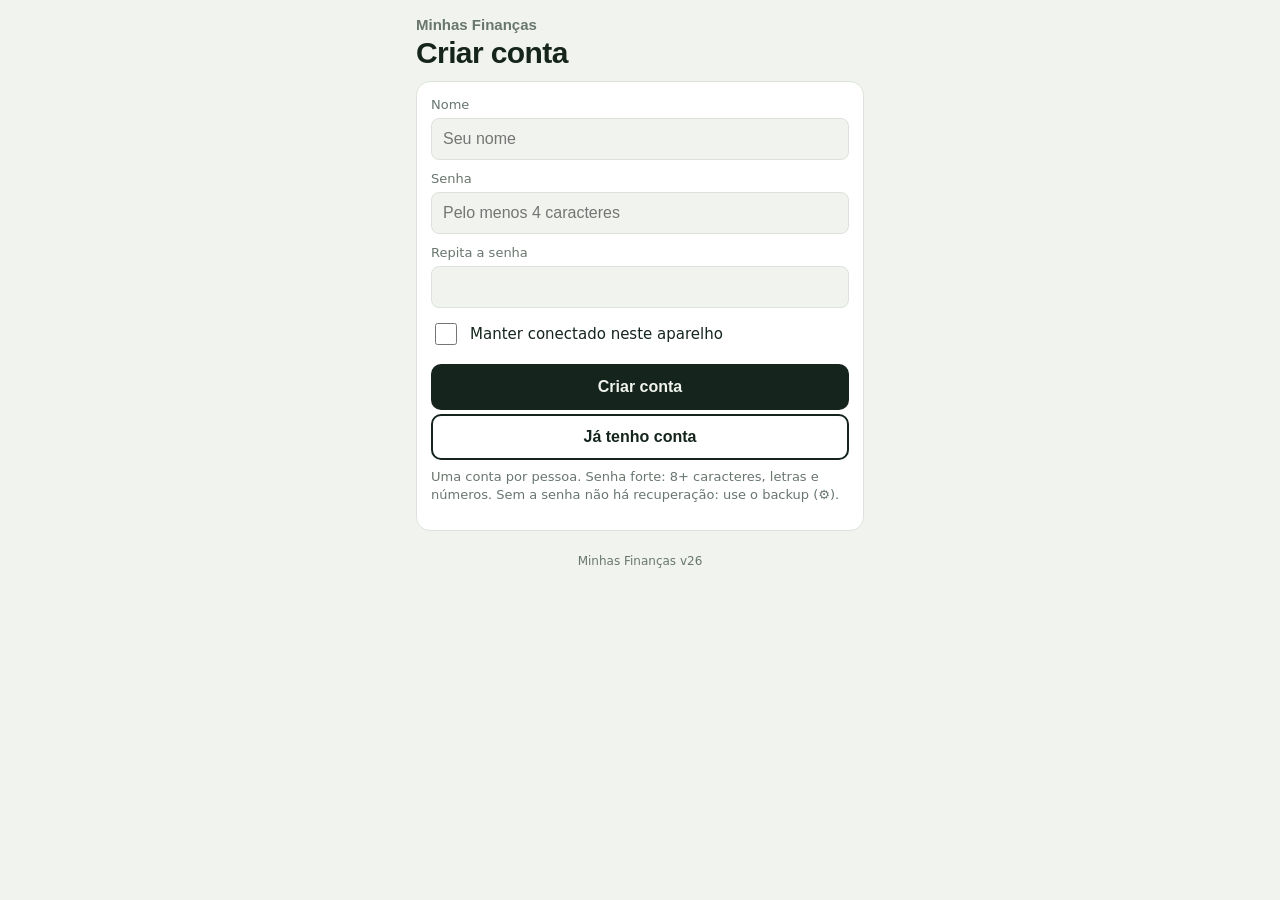
<file: index-20.html>
<!DOCTYPE html>
<html lang="pt-BR">
<head>
<meta charset="utf-8">
<meta http-equiv="Content-Security-Policy" content="default-src 'none'; script-src 'sha256-taX5V9mOi2/ug4M/3SBOrQeOfDQ+aAcCHJsU2OB/kAQ='; style-src 'unsafe-inline' https://fonts.googleapis.com; font-src https://fonts.gstatic.com; img-src 'self' data: blob:; connect-src 'self'; manifest-src 'self'; worker-src 'self'; base-uri 'none'; form-action 'none'">
<meta name="referrer" content="no-referrer">
<meta name="viewport" content="width=device-width, initial-scale=1, viewport-fit=cover">
<title>Minhas Finanças v26</title>
<meta name="theme-color" content="#1F8A55">
<meta name="description" content="Controle de gastos por voz, com velocímetro de saldo.">
<link rel="manifest" href="manifest.json">
<link rel="icon" href="icon.svg" type="image/svg+xml">
<link rel="apple-touch-icon" href="icon.svg">
<meta name="apple-mobile-web-app-capable" content="yes">
<meta name="mobile-web-app-capable" content="yes">
<meta name="apple-mobile-web-app-title" content="Finanças">
<link href="https://fonts.googleapis.com/css2?family=Bricolage+Grotesque:wght@600;800&family=DM+Sans:wght@400;500;700&display=swap" rel="stylesheet">
<style>
:root{--bg:#F1F3EE;--card:#FFFFFF;--ink:#15251D;--mute:#68766E;--line:#DDE3DC;--pos:#1F8A55;--neg:#D6403A;--mid:#D99A12;--rec:#1F8A55;--uti:#2F6FDB;--des:#8E1B3C;--gua:#7B847F;--sem:#B9C1BC;--btn:#15251D;--btnt:#F1F3EE}
@media (prefers-color-scheme:dark){:root:not([data-theme="light"]){--bg:#0F1814;--card:#18251E;--ink:#EDF2EC;--mute:#93A399;--line:#263830;--pos:#3DBB7A;--neg:#EF6A63;--mid:#EBB63E;--rec:#3DBB7A;--uti:#6AA0FF;--des:#C73E62;--gua:#A9B2AD;--sem:#5F6F66;--btn:#EDF2EC;--btnt:#0F1814}}
:root[data-theme="dark"]{--bg:#0F1814;--card:#18251E;--ink:#EDF2EC;--mute:#93A399;--line:#263830;--pos:#3DBB7A;--neg:#EF6A63;--mid:#EBB63E;--rec:#3DBB7A;--uti:#6AA0FF;--des:#C73E62;--gua:#A9B2AD;--sem:#5F6F66;--btn:#EDF2EC;--btnt:#0F1814}
*{box-sizing:border-box}
html{-webkit-text-size-adjust:100%}
body{margin:0;background:var(--bg);color:var(--ink);font-family:'DM Sans',system-ui,sans-serif;font-size:16px;line-height:1.4;padding-top:env(safe-area-inset-top,0px);padding-bottom:env(safe-area-inset-bottom,0px)}
main{max-width:480px;margin:0 auto;padding:16px 16px 80px}
h1{font:600 15px 'Bricolage Grotesque',sans-serif;margin:0 0 4px;color:var(--mute)}
.saldo{font:800 46px/1.05 'Bricolage Grotesque',sans-serif;letter-spacing:-.02em;margin:0}
.saldo.neg{color:var(--neg)}
.sub{color:var(--mute);font-size:14px;margin:4px 0 14px}
.bar{display:flex;height:12px;border-radius:6px;overflow:hidden;background:var(--line)}
.bar i{display:block;height:100%}
.tot{display:grid;gap:8px;margin:12px 0 20px}
.tot div{background:var(--card);border:1px solid var(--line);border-radius:10px;padding:10px;min-width:0}
.tot b{display:block;font:700 16px 'Bricolage Grotesque',sans-serif}
.tot span{font-size:12px;color:var(--mute)}
.dot{display:inline-block;width:10px;height:10px;border-radius:50%;margin-right:6px}
.form{background:var(--card);border:1px solid var(--line);border-radius:14px;padding:14px;margin-bottom:22px}
.hint{font-size:13px;color:var(--mute);margin:8px 0 12px}
label{display:block;font-size:13px;color:var(--mute);margin:10px 0 4px}
input{width:100%;padding:11px;border-radius:8px;border:1px solid var(--line);background:var(--bg);color:var(--ink);font:16px 'DM Sans',sans-serif}
input[type=checkbox]{width:22px;height:22px;flex:none;accent-color:var(--pos)}
input[type=date]{min-height:46px}
.chk{display:flex;align-items:center;gap:10px;margin:12px 0 0;font-size:15px;color:var(--ink)}
.campo{display:flex;gap:8px;align-items:stretch}
.campo input{flex:1;min-width:0}
.campo[hidden]{display:none}
.mic{flex:none;width:52px;border:0;border-radius:10px;background:var(--btn);color:var(--btnt);font-size:22px;cursor:pointer;line-height:1}
.mic[hidden]{display:none}
.mic.on{background:var(--neg);color:#fff;animation:pulsa 1s ease-in-out infinite}
@keyframes pulsa{50%{opacity:.65}}
.add{margin-top:4px;width:100%;border:2px solid var(--ink);background:transparent;color:var(--ink);border-radius:10px;padding:12px;font:700 16px 'DM Sans',sans-serif;cursor:pointer}
.add.pri{background:var(--ink);color:var(--bg)}
.add:disabled{opacity:.45;cursor:default}
h2{font:800 18px 'Bricolage Grotesque',sans-serif;margin:0 0 8px}
.it{display:flex;align-items:center;gap:10px;padding:11px 0;border-bottom:1px solid var(--line)}
.it .c{width:26px;height:26px;border-radius:50%;border:0;flex:none;cursor:pointer}
.it .t{flex:1;min-width:0}
.it .t b{display:block;font-weight:500;overflow:hidden;text-overflow:ellipsis;white-space:nowrap}
.it .t small{color:var(--mute);font-size:12px}
.it .v{font:700 16px 'Bricolage Grotesque',sans-serif;white-space:nowrap}
.it .x{border:0;background:none;color:var(--mute);font-size:22px;cursor:pointer;padding:10px 8px;min-width:44px;min-height:44px}
.vazio{color:var(--mute);padding:14px 0}
.top{display:flex;align-items:center;gap:6px;max-width:480px;margin:0 auto;padding:12px 16px 0}
.top[hidden]{display:none}
.dots{display:flex;align-items:center}
.dots button{width:30px;height:44px;border:0;background:transparent;cursor:pointer;padding:0;display:flex;align-items:center;justify-content:center}
.dots button i{display:block;width:10px;height:10px;border-radius:50%;background:var(--line);transition:all .2s}
.dots button[aria-selected="true"] i{width:24px;border-radius:6px;background:var(--ink)}
#ptit{flex:1;min-width:0;overflow:hidden;text-overflow:ellipsis;white-space:nowrap;font:800 18px 'Bricolage Grotesque',sans-serif;padding-left:6px}@media(max-width:340px){#ptit{font-size:15px}}
.eng{flex:none;width:44px;height:44px;border-radius:50%;border:2px solid var(--line);background:transparent;color:var(--mute);font-size:20px;cursor:pointer}
.pg{display:none;min-width:0}
.pg.on{display:block;animation:entra .25s ease}
@keyframes entra{from{opacity:0;transform:translateX(var(--de,24px))}to{opacity:1;transform:none}}
@media (prefers-reduced-motion:reduce){.pg.on,.mic.on,.toast{animation:none}}
.ring{display:flex;justify-content:center;margin:4px 0 2px}
.ring svg{width:230px;height:230px}
.rl{font:500 12px 'DM Sans',sans-serif;fill:var(--mute)}
.rv{font:800 21px 'Bricolage Grotesque',sans-serif;fill:var(--ink)}
.cats{display:grid;grid-template-columns:repeat(4,minmax(0,1fr));gap:6px;margin-top:6px}
.cat{display:flex;flex-direction:column;align-items:center;justify-content:center;gap:5px;padding:9px 2px;min-height:58px;border-radius:12px;border:2px solid var(--line);background:var(--bg);color:var(--ink);font:700 12px 'DM Sans',sans-serif;cursor:pointer}
.cat .dot{margin:0;width:16px;height:16px}
.cat:active{transform:scale(.97)}
.cat:disabled{opacity:.5;cursor:default}
.gauge{background:var(--card);border:1px solid var(--line);border-radius:14px;padding:8px;margin:0 0 12px;text-align:center;overflow:hidden}
/* Todos os painéis usam o mesmo quadrado compacto */
.gauge-viewport{min-width:0;min-height:248px;overflow:hidden;touch-action:pan-y}
.gauge-slide{display:none;text-align:left;animation:entra .22s ease;min-height:248px;padding:2px 4px;scrollbar-width:thin}
.gauge-slide.active{display:block}
.gauge-slide:first-child{text-align:center;overflow:hidden;height:248px}
.ringbox{position:relative;width:196px;height:196px;margin:0 auto}
.ringbox svg{width:100%;height:100%;display:block}
.ringc{position:absolute;inset:0;display:flex;flex-direction:column;align-items:center;justify-content:center;cursor:pointer}
.ringc .dl{font-size:12px;color:var(--mute);font-weight:500}
.ringc .saldo{font-size:25px;white-space:nowrap;margin-top:2px}
.ringc .lim{font-size:12px;color:var(--mute);margin-top:2px;white-space:nowrap}.ringc .lim[hidden]{display:none}
.rleg{flex-wrap:wrap;align-items:center}.rleg .linkb{margin:0;padding:2px 6px}
.rleg{display:flex;justify-content:center;gap:14px;font-size:12px;color:var(--mute);margin:2px 0 0}
.rleg i{display:inline-block;width:9px;height:9px;border-radius:50%;margin-right:5px}
.micbig{display:block;width:78px;height:78px;border-radius:50%;font-size:32px;margin:6px auto 0}
.micl{text-align:center;font-size:14px;font-weight:600;margin:8px 0 0}
.micform .hint{text-align:center}
.linkb{display:block;margin:6px auto 0;background:none;border:0;color:var(--mute);text-decoration:underline;font-size:13px;cursor:pointer;padding:6px}
.linkb[hidden]{display:none}
.gauge-slide h1{margin:2px 4px 5px;font-size:13px}
.gauge-slide h2{font-size:15px;margin:3px 0 5px}
.gauge-slide .form{margin:6px 0;padding:8px}
.gauge-slide .gcard{margin:5px 0;padding:8px}
.gauge-slide .sub{font-size:12px;margin:2px 0 6px}
.gauge-slide .hint{font-size:11px;margin:4px 0 6px}
.gauge-slide .it{padding:5px 0;gap:7px}
.gauge-slide .it .c{width:18px;height:18px}
.gauge-slide .it .v{font-size:13px}
.gauge-slide .it .t b{font-size:13px}
.gauge-slide .it .t small{font-size:10px}
#pg1 .gauge svg{max-width:290px}
#gaugeSaved .saldo{font-size:clamp(24px,7vw,32px)}
#gaugeSaved .gcard .sub{margin-bottom:0}
.gauge-nav{display:flex;align-items:center;justify-content:space-between;gap:8px;margin-top:6px;padding-top:6px;border-top:1px solid var(--line)}
.gauge-nav button{display:flex;align-items:center;justify-content:center;gap:5px;min-width:36px;min-height:34px;border:1px solid var(--line);border-radius:999px;background:var(--bg);color:var(--ink);font-size:18px;cursor:pointer}
.gauge-nav .gauge-name{flex:1;text-align:center;font-size:13px;font-weight:700;color:var(--mute)}
.gauge-dots{display:flex;justify-content:center;gap:5px;margin-top:5px}
.gauge-dots i{width:6px;height:6px;border-radius:50%;background:var(--line)}
.gauge-dots i.active{width:18px;border-radius:5px;background:var(--pos)}
.gauge svg{width:100%;max-width:340px;height:auto;display:block;margin:0 auto}
.gz{fill:none;stroke-width:22}
.gl{font:500 12px 'DM Sans',sans-serif;fill:var(--mute)}
.gv{font:800 20px 'Bricolage Grotesque',sans-serif;fill:var(--ink)}
.gs{font-size:14px;font-weight:500;margin:6px 8px 0}
.swhint{font-size:12px;color:var(--mute);text-align:center;margin:0 0 14px}
.duo{display:grid;grid-template-columns:1fr 1fr;gap:8px;margin:2px 0 12px}
.duo>div{background:var(--card);border:1px solid var(--line);border-radius:14px;padding:10px 12px;min-width:0}
.duo .dl{font-size:12px;color:var(--mute);font-weight:500}
.duo .saldo{font-size:clamp(22px,7vw,30px);margin-top:2px;white-space:nowrap}
.duo .gasto{color:var(--des)}
.summary-grid>div{padding:10px 11px}
.summary-grid>div:nth-child(n+3){padding:8px 11px}
.mini-value{font:800 22px/1.15 'Bricolage Grotesque',sans-serif;margin:3px 0 0;white-space:nowrap;color:var(--ink)}
.entry-total{padding:7px 4px 10px;margin-bottom:8px;border-bottom:1px solid var(--line)}
.entry-total .saldo{font-size:clamp(25px,7vw,32px);margin-top:2px}
.gcard{background:var(--card);border:1px solid var(--line);border-radius:14px;padding:16px;margin:4px 0 12px;text-align:center}
.gcard .dl{font-size:13px;color:var(--mute);font-weight:500}
.gcard .saldo{margin-top:4px;color:var(--ink)}
.cfg{background:var(--card);border:1px solid var(--line);border-radius:14px;padding:14px;margin:0 0 18px}
.cfg[hidden]{display:none}
.cfg h2{margin-bottom:4px}
.cfg .add{margin-top:10px}
.cfg .msg{font-size:13px;color:var(--mute);margin:8px 0 0}
.cfg p{margin:4px 0}
.cfg hr{border:0;border-top:1px solid var(--line);margin:16px 0}
.perigo{border-color:var(--neg);color:var(--neg)}
.crow.cont{grid-template-columns:1fr 1fr 44px}.crow.cont .cn{grid-column:1/3}.crow.cont .x{grid-column:3;grid-row:1}.crow.cont label{margin:0;font-size:12px;color:var(--mute);display:flex;flex-direction:column;gap:3px}
.gl{padding:9px 0;border-bottom:1px solid var(--line)}.glh{display:flex;justify-content:space-between;gap:8px;font-size:14px}.glh b{white-space:nowrap}.gl .rbar{margin:6px 0}.gbtns{display:flex;gap:8px;flex-wrap:wrap}.gbtns .add{margin:2px 0;min-height:38px;padding:0 12px;width:auto;font-size:13px}
.gf{margin-top:6px}.gf .gv,.gf select{width:100%}.gf .gb{display:flex;gap:8px}.gf .gb .add{margin:6px 0 0;flex:1}.gsub2{font-size:12px;color:var(--mute);margin:2px 0}
#gobjform{margin-top:6px}
.crow{display:grid;grid-template-columns:1fr 112px 44px;gap:6px;margin-top:8px;align-items:center}
.crow .x{border:0;background:none;color:var(--mute);font-size:22px;cursor:pointer;min-height:44px}
.row2{display:grid;grid-template-columns:1fr 1fr;gap:10px}
.chips{display:flex;flex-wrap:wrap;gap:8px;margin-top:2px}
.chip{display:inline-flex;align-items:center;gap:6px;padding:9px 12px;border-radius:999px;border:1px solid var(--line);background:var(--bg);color:var(--ink);font:500 14px 'DM Sans',sans-serif;cursor:pointer;max-width:100%}
.chip .dot{margin:0;flex:none}
.chip span{overflow:hidden;text-overflow:ellipsis;white-space:nowrap}
.chip:active{transform:scale(.97)}
#atalhos{margin-bottom:12px}
#atalhos[hidden]{display:none}
.toast{position:fixed;left:50%;transform:translateX(-50%);top:calc(66px + env(safe-area-inset-top,0px));width:calc(100% - 32px);max-width:440px;display:flex;align-items:center;gap:10px;background:var(--ink);color:var(--bg);border-radius:12px;padding:12px 14px;font-size:14px;box-shadow:0 6px 24px rgba(0,0,0,.25);z-index:20;animation:sobe .2s ease}
.toast[hidden]{display:none}
.toast span{flex:1;min-width:0}
.toast button{border:0;background:transparent;color:var(--bg);font:700 14px 'DM Sans',sans-serif;text-decoration:underline;cursor:pointer;padding:6px 4px;min-height:36px}
.toast button[hidden]{display:none}
@keyframes sobe{from{opacity:0;transform:translate(-50%,-10px)}to{opacity:1;transform:translate(-50%,0)}}
.ir{display:flex;align-items:center;gap:10px;padding:10px 0;border-bottom:1px solid var(--line)}
.ir.off{opacity:.55}
.ir .t{flex:1;min-width:0}
.ir .t b{display:block;font-weight:500;overflow:hidden;text-overflow:ellipsis;white-space:nowrap}
.ir .t small{color:var(--mute);font-size:12px}
.ir .v{font:700 15px 'Bricolage Grotesque',sans-serif;white-space:nowrap}
.ir .v.pos{color:var(--pos)}
.ir label{margin:0;display:flex;align-items:center}
.ver{font-size:12px;color:var(--mute);text-align:center;margin:18px 0 0}
select{width:100%;padding:11px;border-radius:8px;border:1px solid var(--line);background:var(--bg);color:var(--ink);font:16px 'DM Sans',sans-serif}
.cat.sel{border-color:var(--ink)}
.tipos{display:grid;grid-template-columns:repeat(3,1fr);gap:8px;margin-top:4px}
.sheet{position:fixed;inset:0;background:rgba(0,0,0,.45);z-index:30;display:flex;align-items:flex-end;justify-content:center}
.sheet[hidden]{display:none}
.sheetbox{background:var(--card);width:100%;max-width:480px;max-height:92vh;overflow:auto;border-radius:18px 18px 0 0;padding:16px 16px calc(20px + env(safe-area-inset-bottom,0px))}
.sheetbox .add{margin-top:10px}
.it .t{cursor:pointer}
.aviso{width:calc(100% - 32px);max-width:448px;margin:8px auto 0;padding:10px 12px;display:flex;gap:8px;align-items:center;flex-wrap:wrap;background:var(--card);border:1px solid var(--mid);border-radius:12px;font-size:14px}
.aviso[hidden]{display:none}
.aviso span{flex:1 1 100%}
.aviso button{width:auto;margin:0;padding:8px 12px;font-size:14px}
details.mes{background:var(--card);border:1px solid var(--line);border-radius:12px;padding:10px 12px;margin-bottom:8px}
details.mes summary{cursor:pointer;font-weight:700;list-style:none}
details.mes summary small{display:block;font-weight:400;color:var(--mute);font-size:12px;margin-top:2px}
details.mes .mi{display:flex;justify-content:space-between;gap:8px;font-size:13px;padding:5px 0;border-bottom:1px solid var(--line)}
details.mes .mi:last-child{border-bottom:0}
#gaugePlan{text-align:left}
.pl-top{text-align:center;padding:2px 0 6px}
.pl-top .dl{font-size:12px;color:var(--mute);font-weight:500}
.pl-top .saldo{font-size:clamp(26px,8vw,34px);color:var(--pos)}
.pl-top .sub{margin:2px 0 0;font-size:12px}
.pl-sum{display:grid;grid-template-columns:repeat(3,1fr);gap:6px;margin:4px 0 6px}
.pl-sum div{background:var(--bg);border:1px solid var(--line);border-radius:8px;padding:5px 6px;min-width:0}
.pl-sum span{display:block;font-size:10px;color:var(--mute)}
.pl-sum b{font:700 12px 'Bricolage Grotesque',sans-serif;white-space:nowrap}
.pl-tip{font-size:12px;color:var(--mute);margin:4px 0 6px}
.pl-prog{height:8px;border-radius:5px;background:var(--line);overflow:hidden;margin:4px 0 2px}
.pl-prog i{display:block;height:100%;background:var(--pos)}
.dv{display:flex;align-items:center;gap:8px;padding:4px 0;font-size:13px;border-bottom:1px solid var(--line)}
.dv label{margin:0;display:flex;align-items:center;gap:8px;flex:1;min-width:0;font-size:13px;color:var(--ink);cursor:pointer}
.dv label span{overflow:hidden;text-overflow:ellipsis;white-space:nowrap}
.planv{background:var(--card);border:1px solid var(--line);border-radius:14px;padding:12px;margin:0 0 14px}
.dv.pago label span{text-decoration:line-through;color:var(--mute)}
.dv label>div{min-width:0}
.dv label small{display:block;font-size:11px;color:var(--mute);line-height:1.3}
.crow .parx{grid-column:1/-1;display:grid;grid-template-columns:1fr 1fr;gap:6px;margin-bottom:4px}
.parx label{margin:0;font-size:12px;color:var(--mute)}
.parx input{margin-top:2px}
.parx .dnote{grid-column:1/-1;margin:0;font-size:12px;color:var(--mute)}
.dv b{font-size:13px;white-space:nowrap}
.dvh{display:flex;align-items:center;gap:6px;flex:1;min-width:0}.dvn{flex:1;min-width:0;overflow:hidden;text-overflow:ellipsis;white-space:nowrap}
.dv .dvck{flex:none}.dvck{display:flex;align-items:center;justify-content:center;width:40px;height:40px;margin:-6px 0 -6px -8px;cursor:pointer}.dvck input{width:20px;height:20px;margin:0}
details.dvd{display:block;padding:0}details.dvd>summary{list-style:none;display:flex;align-items:center;padding:4px 0;cursor:pointer}details.dvd>summary::-webkit-details-marker{display:none}
details.dvd>summary::after{content:'▾';color:var(--mute);margin-left:8px;transition:transform .15s}details.dvd[open]>summary::after{transform:rotate(180deg)}
.dv.pago .dvn{text-decoration:line-through;color:var(--mute)}
.dvb{padding:2px 0 8px 34px}.dvg{display:grid;grid-template-columns:repeat(3,1fr);gap:6px}.dvg div{background:var(--bg);border:1px solid var(--line);border-radius:8px;padding:5px 6px;min-width:0}.dvg span{display:block;font-size:10px;color:var(--mute)}.dvg b{font-size:12px}
details.dvp{margin-top:8px;background:var(--bg);border:1px solid var(--line);border-radius:10px;padding:4px 10px}details.dvp>summary{cursor:pointer;font-size:13px;font-weight:600;padding:6px 0;color:var(--mute)}
.crow .parxd{grid-column:1/-1}.parxd>summary{cursor:pointer;font-size:12px;color:var(--mute);padding:4px 0}
#qcv{display:block;width:100%;max-width:340px;margin:10px auto;background:#fff;image-rendering:pixelated;border-radius:8px}#qvid{width:100%;max-height:300px;border-radius:10px;margin:8px 0;background:#000}#qcode{width:100%;font-size:16px}
.gadj{margin:10px 0}.gadjr{display:flex;gap:8px;align-items:stretch}.gadjr input{flex:1;min-width:0}.gadjr .add{width:auto;margin:0;padding:0 16px}
.it .pen{font-size:17px;padding:10px 4px;min-width:36px}
#pgr .relbar .add{margin-top:10px}
.rtit{font-size:20px;margin:6px 0 2px}
.rsub{color:var(--mute);font-size:12px;margin:0 0 10px}
.rsec{margin:16px 0}
.rsec h3{font-size:15px;margin:0 0 8px;padding-bottom:4px;border-bottom:2px solid var(--line)}
.rsec h4{font-size:13px;margin:12px 0 6px}
.rcards{display:grid;grid-template-columns:repeat(auto-fit,minmax(104px,1fr));gap:6px}
.rc{border:1px solid var(--line);border-radius:8px;padding:6px 8px;background:var(--card)}
.rc span{display:block;font-size:11px;color:var(--mute)}
.rc b{font-size:14px}.rc b.pos{color:var(--pos)}.rc b.neg{color:var(--neg)}
.rn{font-size:12px;color:var(--mute);margin:8px 0 0}
.rl{display:grid;grid-template-columns:96px 1fr auto;gap:8px;align-items:center;font-size:12px;margin:4px 0}
.rl b{font-size:12px;white-space:nowrap}
.rbar{height:9px;border-radius:5px;background:var(--line);overflow:hidden}
.rbar i{display:block;height:100%}
table.rt{width:100%;border-collapse:collapse;font-size:12px;margin-top:6px}.rt.mv{font-size:11px}.rt.mv th,.rt.mv td{padding:4px 2px;overflow-wrap:anywhere}#relDoc{overflow-x:auto}
.rt th{text-align:left;color:var(--mute);font-weight:600;border-bottom:1px solid var(--line);padding:4px 4px}
.rt td{padding:4px;border-bottom:1px solid var(--line);vertical-align:top;word-break:break-word}
.rt .n{text-align:right;white-space:nowrap}
.rt td.sel{font-weight:700}.rt td.pos{color:var(--pos)}
.cn-top{display:flex;align-items:center;gap:12px;margin-bottom:6px}.cn-nota{font:800 44px/1 'Bricolage Grotesque',sans-serif}.cn-d{margin:0 0 6px}.cn-h{font-weight:700;margin:10px 0 4px}.cn-det{margin-top:8px;font-size:13px}.cn-det summary{cursor:pointer;color:var(--mute,#667);padding:6px 0}.cn-top .rn{display:block}
.cn-ta{width:100%;margin-top:8px;font-size:16px;border:1px solid var(--line);border-radius:8px;padding:8px;background:var(--card);color:var(--ink)}
#consBox .add{margin-top:8px}
.tip{font-size:13px;margin:6px 0;padding:7px 9px;border-left:4px solid var(--mid);background:var(--card);border-radius:4px}
.tip.alerta{border-left-color:var(--neg)}.tip.ok{border-left-color:var(--pos)}
@media print{*{-webkit-print-color-adjust:exact;print-color-adjust:exact}
body{background:#fff}.top,#aviso,.relbar,.toast,.sheet,.pg:not(#pgr){display:none!important}
#pgr{display:block!important;animation:none}#pgr main{max-width:none;padding:0}
.rsec{break-inside:avoid-page}table.rt tr{break-inside:avoid}table.rt thead{display:table-header-group}.rt.mv{font-size:10.5px}}
button:focus-visible,input:focus-visible,select:focus-visible{outline:3px solid var(--mid);outline-offset:2px}
</style>
</head>
<body>
<div class="top" id="top" hidden>
<nav class="dots" aria-label="Navegação principal">
<button type="button" id="t1" aria-label="Principal" aria-selected="true"><i></i></button>
<button type="button" id="tp" aria-label="Planejamento" aria-selected="false"><i></i></button>
<button type="button" id="tk" aria-label="Consultoria" aria-selected="false"><i></i></button>
<button type="button" id="t2" aria-label="Histórico" aria-selected="false"><i></i></button>
</nav>
<span id="ptit">Principal · Gastos</span>
<button type="button" class="eng" id="eng" aria-label="Configurações" title="Configurações" aria-expanded="false">⚙</button>
</div>

<div class="aviso" id="aviso" hidden role="status"><span id="avmsg"></span><button type="button" class="add pri" id="av1"></button><button type="button" class="add" id="av2">Depois</button></div>
<div id="pages">
<section class="pg" id="pgc"><main>
<section class="cfg" id="cfg" aria-label="Configurações">
<button type="button" class="add" id="cfgvolta" style="margin:0 0 14px">← Voltar</button>
<h2>Saldo disponível</h2>
<p class="msg" style="margin-top:0">Digite o saldo real da conta. O app ajusta o saldo inicial.</p>
<label for="disp">Disponível agora (R$)</label>
<input id="disp" inputmode="decimal" placeholder="0,00" autocomplete="off">
<button type="button" class="add pri" id="dispok">Atualizar disponível</button>
<p class="msg" id="dispmsg"></p>
<label for="limv">Limite do crédito agora (R$)</label>
<input id="limv" inputmode="decimal" placeholder="0,00" autocomplete="off">
<button type="button" class="add" id="limok">Atualizar limite</button>
<p class="msg" id="limmsg"></p>
<hr>
<h2>Contas e saldo do mês</h2>
<p class="msg" style="margin-top:0">Débito e limite do crédito de cada conta no começo do mês.</p>
<div id="contas"></div>
<button type="button" class="add" id="addc">+ Adicionar conta</button>
<button type="button" class="add pri" id="iniok">Salvar</button>
<p class="msg" id="inimsg"></p>
<hr>
<h2>Importar extrato</h2>
<p class="msg" style="margin-top:0">Envie o extrato (OFX ou CSV). Entradas viram Recebidos; saídas viram Gastos sem categoria. Repetidos são pulados.</p>
<input type="file" id="arq" hidden>
<button class="add pri" id="escolhe" type="button">Escolher arquivo do extrato</button>
<label for="desde">Importar lançamentos a partir de</label>
<input type="date" id="desde">
<p class="msg" id="imsg"></p>
<div id="iprev" hidden>
<h2 style="margin-top:12px">Conferir antes de importar</h2>
<p class="sub" id="isum"></p>
<div id="implist"></div>
<button class="add pri" id="idoit" type="button" style="margin-top:14px">Importar selecionados</button>
</div>
<hr>
<h2>Fechar o mês</h2>
<p class="msg" style="margin-top:0">Guarda o resumo, leva o saldo ao próximo mês e limpa a lista. O Guardado continua.</p>
<button type="button" class="add" id="fecha">Fechar o mês</button>
<button type="button" class="add" id="reabre" hidden>Desfazer o último fechamento</button>
<p class="msg" id="fmsg"></p>
<hr>
<h2>Outro aparelho</h2>
<p class="msg" style="margin-top:0">Leve a conta para outro aparelho. No novo, crie a conta com o mesmo nome e senha e abra esta tela.</p>
<label for="qpw">Sua senha da conta</label>
<input id="qpw" type="password" autocomplete="current-password" placeholder="para mostrar o QR Code">
<button type="button" class="add pri" id="qsend">Mostrar QR Code</button>
<div id="qshow" hidden><canvas id="qcv" width="10" height="10" aria-label="QR Code"></canvas><p class="msg" id="qinfo"></p><p class="msg" id="qtempo"></p><button type="button" class="add" id="qcopy">Copiar código</button><button type="button" class="add" id="qfecha">Fechar</button></div>
<p class="msg" id="qmsg"></p>
<h3 style="margin:14px 0 4px;font-size:15px">Receber neste aparelho</h3>
<button type="button" class="add" id="qcam">Ler QR Code com a câmera</button>
<video id="qvid" playsinline muted hidden></video>
<label for="qcode">Ou cole o código</label>
<textarea id="qcode" rows="2" autocomplete="off" spellcheck="false"></textarea>
<button type="button" class="add" id="qpasteok">Usar código colado</button>
<div id="qopenbox" hidden><label for="qpw2">Senha da conta de origem</label><input id="qpw2" type="password" autocomplete="off"><button type="button" class="add pri" id="qopen">Abrir dados recebidos</button>
<div id="qchoice" hidden><p class="msg" id="qresumo"></p><button type="button" class="add pri" id="qsub">Substituir tudo</button><button type="button" class="add" id="qjun">Juntar com os meus dados</button></div></div>
<p class="msg" id="qrmsg"></p>
<hr>
<h2>Backup</h2>
<p class="msg">Backup criptografado com uma senha sua. Sem ela, o arquivo não abre.</p>
<label for="bkpw">Senha do backup (para salvar e para importar)</label>
<input id="bkpw" type="password" autocomplete="new-password" placeholder="mínimo 8 caracteres">
<button type="button" class="add pri" id="expShare">Compartilhar backup (WhatsApp, Drive...)</button>
<button type="button" class="add" id="exp">Salvar backup no aparelho (.json)</button>
<button type="button" class="add" id="impb">Importar backup</button>
<input type="file" id="imp" accept="application/json,.json" hidden>
<p class="msg" id="bkmsg"></p>
<hr>
<h2>Conta</h2>
<p class="msg" id="quem"></p>
<button type="button" class="add" id="sair">Sair</button>
<button type="button" class="add perigo" id="zera">Apagar meus dados e recomeçar</button>
<button type="button" class="add perigo" id="delc">Excluir minha conta</button>
<p class="ver" id="ver"></p>
</section>
</main></section>
<section class="pg" id="pgp"><main>
<div class="planv" id="gaugePlan"></div>
<section class="cfg" aria-label="Editar salário e dívidas">
<h2>Editar salário e dívidas</h2>
<p class="msg" style="margin-top:0">Informe salário e dívidas. O app mostra o que sobra e quanto guardar. Quitou? Toque no ×.</p>
<label for="sal">Salário do mês (R$)</label>
<input id="sal" inputmode="decimal" placeholder="1.850,00" autocomplete="off">
<div id="dividas"></div>
<button type="button" class="add" id="addd">+ Adicionar dívida fixa</button>
<button type="button" class="add" id="addp">+ Adicionar dívida parcelada</button>
<p class="msg">Parcelada: informe o total e as parcelas. Marque a do mês como paga e a próxima entra no mês seguinte.</p>
<button type="button" class="add pri" id="divok">Salvar planejamento</button>
<p class="msg" id="divmsg"></p>
</section>
</main></section>
<!-- ============ GASTOS ============ -->
<section class="pg" id="pg1">
<main>


<div class="duo summary-grid">
<div><span class="dl">Entradas</span><p class="saldo" id="entradasTotal" style="color:var(--pos)">R$ 0,00</p></div>
<div><span class="dl">Gastos</span><p class="saldo gasto" id="gasto">R$ 0,00</p></div>
</div>
<span id="guardadoTotal" hidden></span>
<section class="gauge" id="gaugeCard" aria-label="Painel financeiro: deslize ou use as setas para alternar entre disponível e guardado">
<div class="gauge-viewport" id="gaugeViewport">
  <div class="gauge-slide active" data-gslide="0" aria-label="Disponível">
    <div class="ringbox"><svg id="ring" viewBox="0 0 200 200" role="img" aria-label="Anel: verde é o disponível, vermelho os gastos"></svg><div class="ringc"><span class="dl">Disponível</span><p class="saldo" id="saldo">R$ 0,00</p><span class="lim" id="limc" hidden></span></div></div>
    <p class="rleg"><span><i style="background:var(--pos)"></i>Disponível</span><span><i style="background:var(--neg)"></i>Gastos</span><button type="button" class="linkb" id="fatbtn" hidden>Pagar fatura</button></p>
  </div>
  <div class="gauge-slide" data-gslide="1" aria-label="Guardado" id="gaugeSaved"></div>
</div>
<div class="gauge-nav" aria-label="Mudar painel">
  <button type="button" id="gPrev" aria-label="Painel anterior" title="Painel anterior">‹</button>
  <span class="gauge-name" id="gaugeName">Visão geral</span>
  <button type="button" id="gNext" aria-label="Próximo painel" title="Próximo painel">›</button>
</div>
<div class="gauge-dots" aria-hidden="true"><i class="active"></i><i></i></div>
</section>


<section class="form micform">
<div id="atalhos" hidden><label style="margin-top:0">Gastos frequentes · toque para lançar de novo</label><div class="chips" id="chips"></div></div>
<button type="button" class="mic micbig" id="mic1" aria-label="Falar o lançamento" title="Falar o lançamento">🎤</button>
<p class="micl">Toque e fale o lançamento</p>
<p class="hint" id="hint">Diga “gastei 12,50 no pix na padaria”. Com valor e pagamento, salva sozinho.</p>
<button type="button" class="linkb" id="digita">Prefiro digitar</button>
<div class="campo" id="digbox" hidden><input id="frase" placeholder="Ex.: padaria 12,50 pix" autocomplete="off" enterkeyhint="done"><button type="button" class="add pri" id="digok" style="width:auto;margin:0;padding:0 16px">OK</button></div>
</section>

<h2>Lançamentos</h2>
<div id="lista"></div>
</main>
</section>

<!-- ============ GUARDADOS ============ -->
<section class="pg" id="pg3">
<main>
<h1>Guardados</h1>
<div class="gcard"><span class="dl">Total guardado</span><p class="saldo" id="gtot">R$ 0,00</p><p class="sub" id="gsub" style="margin-bottom:0"></p></div>
<p class="hint">Guardado é separado do Disponível.</p>
<h2>Onde está</h2>
<div id="gplaces"></div>
<h2>Objetivos</h2>
<div id="gobjs"></div>
<button type="button" class="add" id="gobjnew">+ Novo objetivo</button>
<div id="gobjform" hidden><label for="gon">Nome</label><input id="gon" autocomplete="off" placeholder="Ex.: Reserva, Viagem"><div class="row2"><div><label for="gom">Meta (R$)</label><input id="gom" inputmode="decimal" autocomplete="off" placeholder="0,00"></div><div><label for="goi">Já tenho (R$)</label><input id="goi" inputmode="decimal" autocomplete="off" placeholder="0,00"></div></div><button type="button" class="add pri" id="gook">Salvar objetivo</button><p class="msg" id="gomsg"></p></div>
<h2>Valores guardados</h2>
<div class="gadj"><label for="gnov">Ajustar total guardado (R$)</label><div class="gadjr"><input id="gnov" inputmode="decimal" placeholder="0,00" autocomplete="off"><button type="button" class="add pri" id="gnovok">Ajustar</button></div><p class="msg" id="gmsg"></p></div>
<div id="lista3"></div>
</main>
</section>

<!-- ============ CONSULTORIA ============ -->
<section class="pg" id="pgk">
<main>
<h2 style="margin-top:4px">Consultoria financeira</h2>
<p class="sub">Análise automática, feita no seu aparelho.</p>
<div id="consBox"></div>
</main>
</section>

<!-- ============ HISTÓRICO ============ -->
<section class="pg" id="pg4">
<main>
<h1>Minhas Finanças</h1>
<h2 style="margin-top:4px">Histórico completo</h2>
<p class="sub">Entradas, gastos e valores guardados em uma única lista.</p>
<button type="button" class="add pri" id="relab">📄 Relatório do mês (PDF)</button>
<div id="listaHist"></div>
</main>
</section>

<!-- ============ RELATÓRIO ============ -->
<section class="pg" id="pgr">
<main class="rel">
<div class="relbar">
<button type="button" class="add" id="relvolta">← Voltar</button>
<label for="relmes">Mês do relatório</label>
<select id="relmes"></select>
<button type="button" class="add pri" id="relpdf">Baixar PDF</button>
<p class="msg">Toque em Baixar PDF e escolha “Salvar como PDF”.</p>
</div>
<div id="relDoc"></div>
</main>
</section>

<!-- ============ LOGIN ============ -->
<section class="pg" id="pga">
<main>
<h1>Minhas Finanças</h1>
<p class="saldo" style="font-size:30px;margin-bottom:12px" id="atit">Entrar</p>
<section class="form">
<label for="un" style="margin-top:0">Nome</label>
<input id="un" autocomplete="username" autocapitalize="words" placeholder="Seu nome">
<label for="up">Senha</label>
<input id="up" type="password" autocomplete="current-password" placeholder="Pelo menos 4 caracteres">
<div id="ucw" hidden><label for="up2">Repita a senha</label><input id="up2" type="password" autocomplete="new-password"></div>
<label class="chk"><input type="checkbox" id="ulem"> Manter conectado neste aparelho</label>
<p class="hint" id="umsg" role="alert"></p>
<button class="add pri" id="uok" type="button">Entrar</button>
<button class="add" id="usw" type="button">Criar conta</button>
<p class="hint" id="unote"></p>
</section>
<p class="ver" id="ver2"></p>
</main>
</section>

<!-- ============ PRIMEIRO USO ============ -->
<section class="pg" id="pgs">
<main>
<h1>Bem-vindo</h1>
<p class="saldo" style="font-size:30px" id="bemv">Minhas Finanças</p>
<p class="sub">Vamos começar. Qual era o saldo da conta no início do mês?</p>
<section class="form">
<label for="ini0" style="margin-top:0">Saldo (conta principal)</label>
<input id="ini0" inputmode="decimal" value="" placeholder="639,73" autocomplete="off">
<p class="hint" id="ini0msg">Depois, na engrenagem ⚙, você adiciona outras contas.</p>
<button class="add pri" id="ini0ok" type="button">Começar</button>
</section>
</main>
</section>
</div>

<div class="sheet" id="edit" hidden role="dialog" aria-modal="true" aria-label="Lançamento"><div class="sheetbox">
<h2 id="etit">Editar lançamento</h2>
<label for="ed" style="margin-top:0">Descrição</label><input id="ed" autocomplete="off">
<div class="row2"><div><label for="ev">Valor (R$)</label><input id="ev" inputmode="decimal" autocomplete="off"></div><div><label for="edt">Data</label><input id="edt" type="date"></div></div>
<div class="row2"><div><label for="eh">Hora</label><input id="eh" type="time"></div><div><label for="ep">Pagamento</label><select id="ep"></select></div></div>
<label>Tipo</label><div class="tipos" id="etipo"></div>
<div id="ewg" hidden><div class="row2"><div><label for="elug">Onde está</label><select id="elug"></select></div><div><label for="eobj">Objetivo</label><select id="eobj"></select></div></div><input id="elugn" placeholder="Nome do novo lugar" autocomplete="off" hidden></div>
<p class="hint" id="emsg" role="alert"></p>
<button class="add pri" id="esalva" type="button">Salvar alterações</button>
<button class="add" id="ecancela" type="button">Cancelar</button>
<button class="add perigo" id="eapaga" type="button">Apagar lançamento</button>
</div></div>
<div class="sheet" id="fat" hidden role="dialog" aria-modal="true" aria-label="Pagar fatura"><div class="sheetbox">
<h2>Pagar fatura</h2><p class="msg" id="fatinfo" style="margin-top:0"></p>
<label for="fatv">Valor (R$)</label><input id="fatv" inputmode="decimal" autocomplete="off">
<p class="hint" id="fatmsg" role="alert"></p>
<button class="add pri" id="fatok" type="button">Pagar fatura</button>
<button class="add" id="fatcan" type="button">Cancelar</button>
</div></div>
<div class="toast" id="toast" role="status" aria-live="polite" hidden><span id="tmsg"></span><button type="button" id="tuti" hidden>Útil</button><button type="button" id="tdes" hidden>Desnecessário</button><button type="button" id="tund">Desfazer</button></div>

<script>
var EMQUADRO=(window.top!==window.self);
if(EMQUADRO){var ov=document.createElement('div');ov.setAttribute('style','position:fixed;inset:0;z-index:99999;background:#fff;color:#16301f;display:flex;align-items:center;justify-content:center;padding:24px;text-align:center;font:16px/1.5 sans-serif');ov.textContent='Por segurança, o app não abre dentro de outra página. Abra direto pelo endereço do site: guilherme3co.github.io/financeiro';document.body.appendChild(ov)}
var KDF_IT=600000,LOCK_MS=5*60*1000;
var VERSAO='v26';
var COR={rec:{n:'Entrada',v:'--rec'},uti:{n:'Útil',v:'--uti'},des:{n:'Desnecessário',v:'--des'},gua:{n:'Guardado',v:'--gua'},sem:{n:'Sem categoria',v:'--sem'}};
var st=null,uid=null,KEYC=null,users=[],wq=Promise.resolve();
function norm(i){var m={pos:'uti',neg:'des',mid:'gua'};if(m[i.cor])i.cor=m[i.cor];if(i.ent)i.cor='rec';else if(i.cor==='rec')i.ent=true;if(!COR[i.cor])i.cor='sem';i.val=Number(i.val)||0;i.desc=String(i.desc||'');i.pay=String(i.pay||'Não informada');i.d=String(i.d||hoje());i.t=String(i.t||'');i.ent=!!i.ent;return i}
function somaContas(o){return Math.round(o.contas.reduce(function(a,c){return a+(Number(c.saldo)||0)},0)*100)/100}
function migra(o){if(!Array.isArray(o.contas)||!o.contas.length)o.contas=[{id:1,nome:'Banco Inter',saldo:o.start}];
o.contas.forEach(function(c,k){c.id=c.id||k+1;c.nome=String(c.nome||'Conta '+(k+1));c.saldo=Number(c.saldo)||0;c.cred=Number(c.cred)||0});
o.lim=(o.lim&&o.lim.y>o.lim.r&&o.lim.r>=0)?{y:Number(o.lim.y),r:Number(o.lim.r)}:{y:400,r:100};
if(!Array.isArray(o.dividas))o.dividas=[];o.dividas=o.dividas.map(function(d,k){var n=Math.max(0,Math.min(360,parseInt(d.n)||0));return{id:d.id||Date.now()+k,nome:String(d.nome||'Dívida'),valor:Number(d.valor)||0,pago:!!d.pago,n:n,total:Number(d.total)||0,pagas:Math.max(0,Math.min(n,parseInt(d.pagas)||0)),ult:/^\d{4}-\d{2}$/.test(d.ult)?d.ult:''}});o.salario=Number(o.salario)||0;
if(!o.cons||typeof o.cons!=='object')o.cons={};o.cons={extra:(Number(o.cons.extra)>=0&&o.cons.extra!==null&&o.cons.extra!=='')?Number(o.cons.extra):null,limDes:Number(o.cons.limDes)>0?Number(o.cons.limDes):null,simPct:[25,50,75,100].indexOf(Number(o.cons.simPct))>=0?Number(o.cons.simPct):50,simMeta:Number(o.cons.simMeta)>0?Number(o.cons.simMeta):1000};
if(!Array.isArray(o.arquivo))o.arquivo=[];o.gAnt=Number(o.gAnt)||0;
if(!o.sep){var tg0=0;(o.items||[]).forEach(function(i){if(!i.ent&&(i.cor==='gua'||i.cor==='mid'))tg0+=Number(i.val)||0});if(tg0>0)o.contas[0].saldo=Math.round((Number(o.contas[0].saldo)+tg0)*100)/100;o.sep=1}
o.faturas=(Array.isArray(o.faturas)?o.faturas:[]).slice(0,2000).map(function(f,k){f=f||{};return{id:Number(f.id)||Date.now()+k,d:/^\d{4}-\d{2}-\d{2}$/.test(f.d)?f.d:hoje(),t:String(f.t||'').slice(0,5),val:Math.max(0,Number(f.val)||0)}});
o.lugares=(Array.isArray(o.lugares)?o.lugares:[]).map(function(x){return String(x).slice(0,30)}).filter(Boolean).slice(0,30);
o.obj=(Array.isArray(o.obj)?o.obj:[]).slice(0,30).map(function(x,k){x=x||{};return{id:Number(x.id)||Date.now()+k,nome:String(x.nome||'Objetivo').slice(0,40),meta:Math.max(0,Number(x.meta)||0),ini:Math.max(0,Number(x.ini)||0)}});
var gb={};if(o.gBase&&typeof o.gBase==='object')Object.keys(o.gBase).slice(0,30).forEach(function(k){var v=Number(o.gBase[k]);if(isFinite(v))gb[String(k).slice(0,30)]=v});o.gBase=gb;
o.start=somaContas(o);o.items=(o.items||[]).map(norm);return o}
function brl(n){return n.toLocaleString('pt-BR',{style:'currency',currency:'BRL'})}
function fmt2(n){return n.toLocaleString('pt-BR',{minimumFractionDigits:2,maximumFractionDigits:2})}
function pad(n){return String(n).padStart(2,'0')}
function hoje(){var d=new Date();return d.getFullYear()+'-'+pad(d.getMonth()+1)+'-'+pad(d.getDate())}
function hora(){var d=new Date();return pad(d.getHours())+':'+pad(d.getMinutes())}
function dm(s){var p=s.split('-');return p[2]+'/'+p[1]}
function $(i){return document.getElementById(i)}

/* ---------- contas de usuário e criptografia ---------- */
function loadUsers(){try{var u=JSON.parse(localStorage.getItem('financas-users')||'[]');if(!Array.isArray(u))return[];return u.filter(function(x){return x&&typeof x.id==='string'&&typeof x.nome==='string'&&typeof x.salt==='string'&&typeof x.it==='number'&&x.it>=100000&&x.it<=2000000&&x.chk&&typeof x.chk.iv==='string'&&typeof x.chk.ct==='string'})}catch(e){return[]}}
function saveUsers(){localStorage.setItem('financas-users',JSON.stringify(users))}
function dkey(id){return 'financas-d-'+id}
function b64(buf){var a=new Uint8Array(buf),s='';for(var i=0;i<a.length;i++)s+=String.fromCharCode(a[i]);return btoa(s)}
function unb64(s){var b=atob(s),a=new Uint8Array(b.length);for(var i=0;i<b.length;i++)a[i]=b.charCodeAt(i);return a}
function derive(pw,salt,it){return crypto.subtle.importKey('raw',new TextEncoder().encode(pw),'PBKDF2',false,['deriveKey']).then(function(k){return crypto.subtle.deriveKey({name:'PBKDF2',salt:salt,iterations:it,hash:'SHA-256'},k,{name:'AES-GCM',length:256},false,['encrypt','decrypt'])})}
function enc(key,txt){var iv=crypto.getRandomValues(new Uint8Array(12));return crypto.subtle.encrypt({name:'AES-GCM',iv:iv},key,new TextEncoder().encode(txt)).then(function(ct){return{iv:b64(iv),ct:b64(ct)}})}
function dec(key,rec){return crypto.subtle.decrypt({name:'AES-GCM',iv:unb64(rec.iv)},key,unb64(rec.ct)).then(function(b){return new TextDecoder().decode(b)})}
function save(){if(!uid||!KEYC||!st)return;var snap=JSON.stringify(st),id=uid,k=KEYC;
wq=wq.then(function(){return enc(k,snap)}).then(function(r){try{localStorage.setItem(dkey(id),JSON.stringify(r))}catch(e){avisaSalvar()}}).catch(function(){})}
var saveWarn=false;function avisaSalvar(){if(saveWarn)return;saveWarn=true;try{mostraAviso('Não consegui salvar neste aparelho (sem espaço ou bloqueado). Faça um backup agora.','Ok',function(){$('aviso').hidden=true},'Fechar')}catch(e){}}
function limpaCampo(el){el.value='';setTimeout(function(){if(el.value&&el.dataset.novo!=='1')el.value=''},90)}
function addItem(it){st.items.push(it);save()}
function remove(id){st.items=st.items.filter(function(z){return z.id!==id});st.faturas=(st.faturas||[]).filter(function(f){return f.id!==id});save()}
function r2(x){return Math.round(x*100)/100}
function pagCred(i){return !i.ent&&i.cor!=='gua'&&i.pay==='Crédito'}
function somaCred(o){return r2(o.contas.reduce(function(a,c){return a+(Number(c.cred)||0)},0))}
function somaFat(a){return r2((a||[]).reduce(function(x,f){return x+(Number(f.val)||0)},0))}
function guaLiq(){var x=0;st.items.forEach(function(i){if(!i.ent&&i.cor==='gua')x+=i.ret?-i.val:i.val});return r2(x)}
function limAtual(){var x=somaCred(st);st.items.forEach(function(i){if(pagCred(i))x-=i.val});return r2(x+somaFat(st.faturas))}
function temLimite(){return st.contas.some(function(c){return Number(c.cred)})||st.items.some(pagCred)||(st.faturas||[]).length>0}
function faturaView(){return(st.faturas||[]).map(function(f){return{id:f.id,d:f.d,t:f.t,desc:'Fatura paga',val:f.val,pay:'Fatura',cor:'fat',ent:false,fat:true}})}
function kor(i){return i.fat?{n:'Fatura',v:'--mute'}:i.ent?COR.rec:(COR[i.cor]||COR.sem)}
function addFatura(v){var f={id:Date.now(),d:hoje(),t:hora(),val:r2(v)};st.faturas.push(f);save();return f.id}
/* lembrar neste aparelho: guarda a chave (não extraível) no IndexedDB */
function idb(){return new Promise(function(ok,no){var r=indexedDB.open('financas',1);r.onupgradeneeded=function(){r.result.createObjectStore('s')};r.onsuccess=function(){ok(r.result)};r.onerror=function(){no()}})}
function idbSet(k,v){return idb().then(function(db){return new Promise(function(ok,no){var t=db.transaction('s','readwrite');t.objectStore('s').put(v,k);t.oncomplete=ok;t.onerror=no})})}
function idbGet(k){return idb().then(function(db){return new Promise(function(ok,no){var q=db.transaction('s').objectStore('s').get(k);q.onsuccess=function(){ok(q.result)};q.onerror=no})})}
function idbDel(k){return idb().then(function(db){return new Promise(function(ok){var t=db.transaction('s','readwrite');t.objectStore('s').delete(k);t.oncomplete=ok;t.onerror=ok})}).catch(function(){})}

/* ---------- telas: login, primeiro uso, app ---------- */
var cur=0,voltaK=0,PGS=['pg1','pgp','pgk','pg4'],TITS=['Principal','Planejamento','Consultoria','Histórico'],TBS=['t1','tp','tk','t2'],ALLP=['pg1','pg3','pg4','pgp','pgk','pga','pgs','pgc','pgr'];
function marcaNav(k){TBS.forEach(function(id,i){$(id).setAttribute('aria-selected',i===k?'true':'false')});$('ptit').textContent=k>=0?TITS[k]:''}
function tela(qual){if(qual==='pga'||qual==='pgs')$('aviso').hidden=true;ALLP.forEach(function(i){$(i).className='pg'});$(qual).className='pg on';$('top').hidden=(qual==='pga'||qual==='pgs');window.scrollTo(0,0)}
function vaiPagina(k){if(!st)return;if(typeof qStop==='function')qStop();k=Math.max(0,Math.min(3,k));ALLP.forEach(function(i){$(i).className='pg'});$(PGS[k]).className='pg on';$('top').hidden=false;eng.setAttribute('aria-expanded','false');marcaNav(k);cur=k;window.scrollTo(0,0);if(k===1){renderPlano();desenhaDiv()}if(k===2)renderConsultor();if(k===3)renderHistorico()}
function irPara(n,direto){vaiPagina(0)}
function abreHistorico(){vaiPagina(3)}
function renderHistorico(){var L=$('listaHist');if(!L||!st)return;L.innerHTML='';var arr=st.items.concat(faturaView()).sort(function(a,b){return (b.d||'').localeCompare(a.d||'')||(Number(b.id)||0)-(Number(a.id)||0)});if(!arr.length){L.innerHTML='<p class="vazio">Nenhum lançamento neste mês.</p>';arquivoHist(L);return}arr.forEach(function(i){var r=document.createElement('div');r.className='it';var c=document.createElement('span');c.className='c';c.style.display='inline-block';c.style.background='var('+kor(i).v+')';var t=document.createElement('div');t.className='t';t.innerHTML='<b></b><small></small>';t.firstChild.textContent=i.desc;t.lastChild.textContent=dm(i.d)+(i.t?' · '+i.t:'')+' · '+i.pay+' · '+(i.ent?'Entrada':kor(i).n)+(i.lug?' · '+i.lug:'');var v=document.createElement('div');v.className='v'+(i.ent?' pos':'');v.style.color='var('+(i.ent?'--pos':(i.cor==='gua'?'--gua':'--ink'))+')';v.textContent=(i.ent?'+ ':'− ')+brl(i.val);if(!i.fat){t.title='Toque para editar';t.onclick=function(){abreEdicao(i.id)}}r.appendChild(c);r.appendChild(t);r.appendChild(v);L.appendChild(r)});arquivoHist(L)}
function entra(){cur=-1;irPara(0,true);gaveta();render();setTimeout(function(){checaVersao();lembreteBackup();lembreteFechar()},1200);$('quem').textContent='Conta: '+(users.filter(function(u){return u.id===uid})[0]||{nome:''}).nome}
var modo='login';
function authModo(m){modo=m;var novo=(m==='criar');$('atit').textContent=novo?'Criar conta':'Entrar';$('ucw').hidden=!novo;$('uok').textContent=novo?'Criar conta':'Entrar';$('usw').textContent=novo?'Já tenho conta':'Criar conta';
$('up').autocomplete=novo?'new-password':'current-password';$('umsg').textContent='';
var velho=false;try{velho=!!localStorage.getItem('financas-v1')}catch(e){}
$('unote').textContent=novo?(velho&&!users.length?'Seus lançamentos deste aparelho vão para esta conta. Senha forte: 8+ caracteres, letras e números.':'Uma conta por pessoa. Senha forte: 8+ caracteres, letras e números. Sem a senha não há recuperação: use o backup (⚙).'):'Esqueceu a senha? Não dá para recuperar. Crie uma nova conta e importe o seu backup.';
$('usw').hidden=false}
function mostraAuth(){st=null;uid=null;KEYC=null;users=loadUsers();var ult='';try{ult=localStorage.getItem('financas-ultimo')||''}catch(e){}
authModo(users.length?'login':'criar');$('un').value=ult;$('up').value='';$('up2').value='';tela('pga')}
function semCripto(msg){$('atit').textContent='Não dá para abrir aqui';$('umsg').textContent=msg||'Navegador sem proteção por senha. Abra pelo https no Chrome.';$('uok').disabled=true;$('usw').hidden=true;$('un').disabled=true;$('up').disabled=true;tela('pga')}
function achaUser(nome){nome=nome.trim().toLowerCase();return users.filter(function(u){return u.nome.toLowerCase()===nome})[0]}
function carrega(){var raw=localStorage.getItem(dkey(uid));if(!raw){st=null;mostraSetup();return Promise.resolve()}
return dec(KEYC,JSON.parse(raw)).then(function(t){st=migra(JSON.parse(t));entra()})}
var lembrado=false,lastAct=Date.now();
function lembrar(){lembrado=!!$('ulem').checked;if(lembrado)return idbSet('sessao',{uid:uid,key:KEYC}).catch(function(){});return idbDel('sessao')}
/* tentativas erradas: espera cresce a cada erro */
function tentLer(){try{return JSON.parse(localStorage.getItem('financas-tent')||'{}')||{}}catch(e){return{}}}
function tentSalva(o){try{if(o)localStorage.setItem('financas-tent',JSON.stringify(o));else localStorage.removeItem('financas-tent')}catch(e){}}
function senhaFraca(pw,nome){var l=pw.toLowerCase();if(pw.length<8)return 'Use uma senha com pelo menos 8 caracteres.';if(/^\d+$/.test(pw))return 'Só números é fraco. Misture letras e números.';if(l===nome.trim().toLowerCase())return 'A senha não pode ser igual ao nome.';if(/^(.)\1+$/.test(pw))return 'Evite repetir o mesmo caractere.';
if(['12345678','123456789','1234567890','senha123','senha1234','password','password1','qwertyui','qwerty123','abc12345','11111111','00000000','12341234','minhasenha','mudar123','brasil123'].indexOf(l)>=0)return 'Essa senha é muito comum. Escolha outra.';
if(pw.length<12&&!(/[a-zA-Z]/.test(pw)&&/\d|[^a-zA-Z0-9]/.test(pw)))return 'Misture letras e números, ou use 12 caracteres ou mais.';return ''}
/* atualiza contas antigas para a derivação de senha mais forte, sem perder dados */
function atualizaKdf(u,pw){if(u.it>=KDF_IT||!st)return Promise.resolve();var salt=crypto.getRandomValues(new Uint8Array(16)),nk;
return derive(pw,salt,KDF_IT).then(function(k){nk=k;return enc(k,'ok')}).then(function(chk){var id=uid;KEYC=nk;
 wq=wq.then(function(){if(!st||uid!==id)return;return enc(nk,JSON.stringify(st)).then(function(r){try{localStorage.setItem(dkey(id),JSON.stringify(r));u.salt=b64(salt);u.it=KDF_IT;u.chk=chk;saveUsers()}catch(e){}})}).catch(function(){});
 return wq}).then(function(){if(lembrado)return idbSet('sessao',{uid:uid,key:KEYC}).catch(function(){})}).catch(function(){})}
$('uok').onclick=function(){var nome=$('un').value.trim(),pw=$('up').value,m=$('umsg'),b=this;
if(nome.length<2){m.textContent='Digite seu nome.';return}
if(!pw){m.textContent='Digite a senha.';return}
var te=tentLer();if(modo!=='criar'&&te.ate&&Date.now()<te.ate){m.textContent='Muitas tentativas erradas. Aguarde '+Math.ceil((te.ate-Date.now())/1000)+' segundos.';return}
if(modo==='criar'){var fr=senhaFraca(pw,nome);if(fr){m.textContent=fr;return}}
b.disabled=true;m.textContent=modo==='criar'?'Criando conta...':'Entrando...';
var p;
if(modo==='criar'){
 if($('up2').value!==pw){m.textContent='As senhas não são iguais.';b.disabled=false;return}
 if(achaUser(nome)){m.textContent='Já existe uma conta com esse nome neste aparelho.';b.disabled=false;return}
 var salt=crypto.getRandomValues(new Uint8Array(16)),it=KDF_IT,k;
 p=derive(pw,salt,it).then(function(key){k=key;return enc(key,'ok')}).then(function(chk){
  var u={id:'u'+Date.now(),nome:nome,salt:b64(salt),it:it,chk:chk};users.push(u);saveUsers();uid=u.id;KEYC=k;
  var velho=null;if(users.length===1){try{velho=JSON.parse(localStorage.getItem('financas-v1')||'null')}catch(e){}}
  if(velho&&typeof velho.start==='number'&&Array.isArray(velho.items)){st=migra(velho);save();return wq.then(function(){return dec(KEYC,JSON.parse(localStorage.getItem(dkey(uid))))}).then(function(t){if(JSON.parse(t).items.length===st.items.length){try{localStorage.removeItem('financas-v1')}catch(e){}}})}
  st=null}).then(function(){try{localStorage.setItem('financas-ultimo',nome)}catch(e){}return lembrar()}).then(function(){if(st)entra();else mostraSetup()})
}else{
 var u=achaUser(nome);if(!u){m.textContent='Não achei essa conta neste aparelho. Confira o nome ou crie uma conta.';b.disabled=false;return}
 p=derive(pw,unb64(u.salt),u.it).then(function(key){return dec(key,u.chk).then(function(){return key},function(){return null})}).then(function(key){if(!key){var t=tentLer(),n=(t.n||0)+1,esp=n>=3?Math.min(900000,5000*Math.pow(2,n-3)):0;tentSalva({n:n,ate:esp?Date.now()+esp:0});m.textContent='Senha incorreta.'+(esp?' Aguarde '+Math.ceil(esp/1000)+' segundos para tentar de novo.':'');return}
tentSalva(null);uid=u.id;KEYC=key;try{localStorage.setItem('financas-ultimo',u.nome)}catch(e){}return lembrar().then(carrega).then(function(){return atualizaKdf(u,pw)})})
}
p.catch(function(){m.textContent='Algo deu errado. Tente de novo.'}).then(function(){b.disabled=false})};
$('usw').onclick=function(){authModo(modo==='login'?'criar':'login')};
$('up').onkeydown=$('up2').onkeydown=$('un').onkeydown=function(e){if(e.key==='Enter'){e.preventDefault();$('uok').click()}};
function sairConta(){idbDel('sessao');mostraAuth()}
$('sair').onclick=sairConta;
var dArm=false,dTm=null;
$('delc').onclick=function(){var b=this;if(!dArm){dArm=true;b.textContent='Toque de novo: apaga a conta e os dados';dTm=setTimeout(function(){dArm=false;b.textContent='Excluir minha conta'},4000);return}
clearTimeout(dTm);dArm=false;b.textContent='Excluir minha conta';try{localStorage.removeItem(dkey(uid))}catch(e){}users=users.filter(function(u){return u.id!==uid});saveUsers();idbDel('sessao');mostraAuth()};

/* ---------- velocímetro ---------- */
var TOPO=0;
function ring(saldo,gasto,gua,base){var C=2*Math.PI*80,sw=20,h='<circle cx="100" cy="100" r="80" fill="none" stroke="var(--line)" stroke-width="'+sw+'"/>',g=0,rd=0,gu=0;
if(base>0){g=Math.max(0,saldo)/base;rd=gasto/base;gu=gua/base;var t=g+rd+gu;if(t>1){g/=t;rd/=t;gu/=t}}
var segs=[[g,'--pos'],[gu,'--gua'],[rd,'--neg']].filter(function(x){return x[0]>0.002}),gap=segs.length>1?7:0,off=0;
segs.forEach(function(x){var len=x[0]*C,d=Math.max(len-gap,0.8);h+='<circle cx="100" cy="100" r="80" fill="none" stroke="var('+x[1]+')" stroke-width="'+sw+'" stroke-dasharray="'+d.toFixed(2)+' '+(C-d).toFixed(2)+'" stroke-dashoffset="'+(-off).toFixed(2)+'" transform="rotate(-90 100 100)"/>';off+=len});
$('ring').innerHTML=h}

/* ---------- desenho das páginas ---------- */
function render(){
if(!st)return;
var saldo=st.start,g={rec:0,uti:0,des:0,gua:0,sem:0},tg=0,tgua=0,gd=0,dv=0;
st.items.forEach(function(i){if(i.ent){g.rec+=i.val;saldo+=i.val}else if(i.cor==='gua'){if(i.ret){tgua-=i.val;if(i.dev){saldo+=i.val;dv+=i.val}}else{g.gua+=i.val;tgua+=i.val}}else{g[i.cor]+=i.val;tg+=i.val;if(!pagCred(i)){saldo-=i.val;gd+=i.val}}});
var ft=somaFat(st.faturas);saldo-=ft;gd+=ft;
saldo=Math.round(saldo*100)/100;TOPO=st.start+g.rec+dv;
var el=$('saldo');el.textContent=brl(saldo);el.className='saldo'+(saldo<0?' neg':'');
$('gasto').textContent=brl(tg);
ring(saldo,gd,0,TOPO);
var tl=temLimite();$('limc').hidden=!tl;$('fatbtn').hidden=!tl;if(tl){var la=limAtual();$('limc').textContent='Limite '+brl(la);$('limc').style.color=la<0?'var(--neg)':''}
var nc=st.contas.length;$('entradasTotal').textContent=brl(g.rec);$('guardadoTotal').textContent=brl(tgua+(st.gAnt||0));
atalhos();
var gastos=st.items.filter(function(i){return !i.ent&&i.cor!=='gua'}),recs=st.items.filter(function(i){return i.ent}),guar=st.items.filter(function(i){return !i.ent&&i.cor==='gua'});
fill($('lista'),st.items.filter(function(i){return i.ent||i.cor!=='gua'}).concat(faturaView()).sort(function(a,b){return(Number(a.id)||0)-(Number(b.id)||0)}),'Nenhum lançamento ainda. Toque no microfone e fale.');
fill($('lista3'),guar,'Nada guardado ainda.',true);
renderHistorico();renderPlano();
renderGuardados();$('gtot').textContent=brl(tgua+(st.gAnt||0));$('gsub').textContent=guar.length+(guar.length===1?' valor guardado':' valores guardados')+(st.gAnt>0?' · '+brl(st.gAnt)+' de meses anteriores':'')}

function objTxt(i){var o=i.obj&&(st.obj||[]).filter(function(x){return x.id===i.obj})[0];return o?' · '+o.nome:''}
function fill(L,arr,msg,edit){L.innerHTML='';
if(!arr.length){L.innerHTML='<p class="vazio">'+msg+'</p>';return}
arr.slice().reverse().forEach(function(i){var K=kor(i);
var r=document.createElement('div');r.className='it';
var c=document.createElement('button');c.className='c';c.title=i.fat?'Fatura':(i.ent?COR.rec.n:'Trocar categoria');c.setAttribute('aria-label',i.fat?'Fatura paga':(i.ent?'Recebido':'Categoria: '+K.n+'. Toque para trocar'));c.style.background='var('+K.v+')';
if(!i.ent&&!i.fat&&!i.ret)c.onclick=function(){var o=['sem','uti','des','gua'];i.cor=o[(o.indexOf(i.cor)+1)%4];save();render()};
var t=document.createElement('div');t.className='t';t.innerHTML='<b></b><small></small>';t.firstChild.textContent=i.desc;t.lastChild.textContent=dm(i.d)+(i.t?' · '+i.t:'')+' · '+i.pay+(i.ent?' · entrada':i.fat?' · débito':i.ret?' · retirada':' · '+K.n)+(i.lug?' · '+i.lug:'')+objTxt(i);
var v=document.createElement('div');v.className='v';v.textContent=(i.ent?'+ ':(edit?(i.ret?'− ':'+ '):'− '))+brl(i.val);
var x=document.createElement('button');x.className='x';x.textContent='×';x.setAttribute('aria-label','Apagar lançamento');x.title='Apagar lançamento';
var armed=false,tm=null;
x.onclick=function(){if(!armed){armed=true;x.textContent='Apagar?';x.style.color='var(--neg)';x.style.fontWeight='700';x.style.fontSize='14px';tm=setTimeout(function(){armed=false;x.textContent='×';x.style.color='';x.style.fontWeight='';x.style.fontSize=''},3000);return}clearTimeout(tm);remove(i.id);render()};
if(!i.fat){t.title='Toque para editar';t.onclick=function(){abreEdicao(i.id)}}r.appendChild(c);r.appendChild(t);r.appendChild(v);if(edit&&!i.fat){var pe=document.createElement('button');pe.className='x pen';pe.textContent='✎';pe.setAttribute('aria-label','Editar valor');pe.title='Editar';pe.onclick=function(){abreEdicao(i.id)};r.appendChild(pe)}r.appendChild(x);L.appendChild(r)})}

/* ---------- interpretação da frase (valor, forma, descrição) ---------- */
var NUM=/\d{1,3}(?:\.\d{3})+(?:,\d{1,2})?|\d+(?:[.,]\d{1,2})?/;
function toVal(k){return parseFloat(/^\d{1,3}(?:\.\d{3})+(?:,\d+)?$/.test(k)?k.replace(/\./g,'').replace(',','.'):k.replace(',','.'))}

/* ---------- corretor da fala: palavras parecidas e números por extenso ---------- */
var VOC={};function vocAdd(c,l){l.forEach(function(w){VOC[normT(w)]=c})}
vocAdd('pix',['pix','pics','piks','picks','pixe','pique','piquis','pixis','pics']);
vocAdd('débito',['debito','debitu','debido','debeto','debitto','debitoo']);
vocAdd('crédito',['credito','creditu','cregito','credido','creditto']);
vocAdd('dinheiro',['dinheiro','dinheiru','dinhero','dinheio','dinheirro']);
vocAdd('boleto',['boleto','boleta','bolleto','bolleta']);
vocAdd('transferência',['transferencia','tranferencia','transferenssia']);
vocAdd('gastei',['gastei','gastou','gastar','gastamos','gastey','gasti']);
vocAdd('gasto',['gasto','gastos']);
vocAdd('paguei',['paguei','pagar','paguey','pagou','pagei']);
vocAdd('recebi',['recebi','recebido','recebida','recebeu','rebebi','recebe','recebii']);
vocAdd('ganhei',['ganhei','ganhou','ganhey','ganhe','ganhi']);
vocAdd('entrada',['entrada','entradas','entrda']);
vocAdd('guardado',['guardei','guardar','guardado','guardada','guardados','guardo','guardey','reservei','reservar','reservado','reservada','poupei','poupar','poupado','separei']);
vocAdd('desnecessário',['desnecessario','desnecessaria','desnecesario','desnessario','desnecessario','desnecessarios']);
vocAdd('útil',['util','uteis']);
var VK=Object.keys(VOC).filter(function(k){return k.length>=5});
function lev(a,b){var m=a.length,n=b.length,d=[],i,j;for(i=0;i<=m;i++){d[i]=[i]}for(j=1;j<=n;j++)d[0][j]=j;
for(i=1;i<=m;i++)for(j=1;j<=n;j++)d[i][j]=Math.min(d[i-1][j]+1,d[i][j-1]+1,d[i-1][j-1]+(a[i-1]===b[j-1]?0:1));return d[m][n]}
function corrige(t){t=String(t).replace(/\bd[eéê]\s+bito\b/gi,'débito').replace(/\bcr[eéê]\s+dito\b/gi,'crédito').replace(/\bpi\s+x\b/gi,'pix');
return t.replace(/[A-Za-zÀ-ÿ]+/g,function(w){var n=normT(w);if(Object.prototype.hasOwnProperty.call(VOC,n))return VOC[n];if(n.length<5)return w;
var best=null,bd=9,lim=n.length>=9?2:1;VK.forEach(function(k){if(Math.abs(k.length-n.length)>lim)return;var d=lev(n,k);if(d<bd){bd=d;best=k}});return best&&bd<=lim?VOC[best]:w})}
var NU={zero:0,um:1,uma:1,dois:2,duas:2,tres:3,quatro:4,cinco:5,seis:6,sete:7,oito:8,nove:9,dez:10,onze:11,doze:12,treze:13,catorze:14,quatorze:14,quinze:15,dezesseis:16,dezessete:17,dezoito:18,dezenove:19,vinte:20,trinta:30,quarenta:40,cinquenta:50,sessenta:60,setenta:70,oitenta:80,noventa:90,cem:100,cento:100,duzentos:200,trezentos:300,quatrocentos:400,quinhentos:500,seiscentos:600,setecentos:700,oitocentos:800,novecentos:900};
function numExt(t){var w=String(t).split(/\s+/),out=[],i=0;
function isN(x){return x!=null&&Object.prototype.hasOwnProperty.call(NU,normT(x))}
while(i<w.length){if(!isN(w[i])&&normT(w[i])!=='mil'){out.push(w[i]);i++;continue}
 var j=i,tot=0,cur=0,k=i;
 while(k<w.length){var n=normT(w[k]);
  if(isN(w[k])){cur+=NU[n];k++}
  else if(n==='mil'){tot+=(cur||1)*1000;cur=0;k++}
  else if(n==='e'&&isN(w[k+1])&&k>i){k++}
  else break}
 var val=tot+cur,nx=normT(w[k]||'');
 if(val>=10||/^(real|reais|centavo|centavos)$/.test(nx)){out.push(String(val))}else{for(var q=i;q<k;q++)out.push(w[q])}
 i=k}
return out.join(' ')}
function falado(t){
t=numExt(corrige(t));
t=t.replace(/(\d+)\s*reais?\s*e\s*(\d{1,2})\s*(?:centavos?)?/gi,function(_,a,b){return a+','+(b.length===1?b+'0':b)});
t=t.replace(/(\d+)\s*v[ií]rgula\s*(\d{1,2})/gi,'$1,$2');
t=t.replace(/(\d+)\s*centavos?/gi,function(_,a){return '0,'+pad(+a)});
return t}
function achaNum(t){var q='('+NUM.source+')',m=t.match(new RegExp('r\\$\\s*'+q+'|'+q+'\\s*(?:reais|real)(?![a-z])','i'));
if(m){var g=m[1]||m[2];return{txt:g,idx:t.indexOf(g,m.index)}}var m2=t.match(NUM);return m2?{txt:m2[0],idx:m2.index}:null}
function fmtFrase(el){var t=falado(el.value),m=achaNum(t);if(!m)return;var v=toVal(m.txt);if(!(v>=0))return;
var i=m.idx,b=t.slice(0,i).replace(/r\$\s*$/i,'');if(b&&!/\s$/.test(b))b+=' ';
var o=b+'R$ '+v.toLocaleString('pt-BR',{minimumFractionDigits:2,maximumFractionDigits:2})+t.slice(i+m.txt.length);if(o!==t)el.value=o}
function parse(t){
var low=falado(t).toLowerCase().trim(),pay='Não informada';
if(/\b(d[eé]bito)\b/.test(low))pay='Débito';
else if(/\b(cr[eé]dito)\b|cart[aã]o de cr[eé]dito/.test(low))pay='Crédito';
else if(/\b(pix)\b/.test(low))pay='Pix';
else if(/dinheiro|esp[eé]cie/.test(low))pay='Dinheiro';
else if(/transfer[eê]ncia|ted\b|doc\b/.test(low))pay='Transferência';
else if(/cart[aã]o/.test(low))pay='Cartão';
else if(/boleto/.test(low))pay='Boleto';
var m=achaNum(low),v=m?toVal(m.txt):0;
var d=low.replace(/r\$/g,' ').replace(new RegExp(NUM.source,'g'),' ').replace(/(^|\s)(reais|real|pix|d[eé]bito|cr[eé]dito|cart[aã]o|dinheiro|esp[eé]cie|transfer[eê]ncia|ted|doc|boleto|via|por|no|na|em|com|de|do|da|gastei|gasto|paguei|pagar|recebi|recebido|recebida|recebidos|recebidas|recebimento|recebimentos|ganhei|ganho|ganhos|entrada|entradas|receita|receitas|rendimento|rendimentos|vendi|venda|vendas|faturei|guardar|guardado|guardada|guardados|guardadas|poupar|poupado|reservar|reservado|[uú]til|desnecess[aá]rio|desnecess[aá]ria)(?=\s|$)/g,' ').replace(/\s+/g,' ').trim();
d=d.charAt(0).toUpperCase()+d.slice(1);
var forte=/\b(receb\w*|ganh\w*|sal[aá]rio|vendi|faturei)\b/.test(low),fraca=/\b(entrada\w*|renda|receita\w*|rendimento\w*|venda|vendas)\b/.test(low),saida=/\b(gastei|gasto|gastos|paguei|pagar|comprei|compra)\b/.test(low);var ent=forte||(fraca&&!saida);
return{desc:d,val:Math.round(v*100)/100,pay:pay,ent:ent}}

/* ---------- Gastos: campo + gavetas que salvam ---------- */
var hint=$('hint'),fr=$('frase'),ft=null;
function previa(){var r=parse(fr.value);if(!fr.value.trim())return;
if(r.ent){hint.textContent='Entrada identificada: '+(r.desc||'Recebido')+' · '+brl(r.val)+'. Ao falar, será salva automaticamente.';return}
if(/\b(guardar|guardado|guardada|poupar|poupado|reservar|reservado)\b/i.test(falado(fr.value))){hint.textContent='Valor para guardar identificado: '+brl(r.val)+'. Ao falar, será salvo como Guardado.';return}
hint.textContent=(r.val>0)?('Entendi: '+(r.desc||'Gasto')+' · '+brl(r.val)+' · '+r.pay+'. Para salvar uma saída, escolha Útil, Desnecessário ou Guardado.'):'Não entendi o valor. Diga “padaria 12,50” ou “recebi 100”.'}
function salvarCat(k){fmtFrase(fr);var r=parse(fr.value);
if(!fr.value.trim()||!(r.val>0)){hint.textContent='Primeiro diga ou digite o valor, por exemplo “padaria 12,50 pix”.';return}
var entrada=(k==='rec')||r.ent;
var it={id:Date.now(),d:hoje(),t:hora(),desc:r.desc||(entrada?'Entrada':'Gasto'),val:r.val,pay:r.pay,cor:entrada?'rec':k,ent:entrada};addItem(it);limpaCampo(fr);
render();hint.textContent=(entrada?'Entrada salva: ':'Salvo: ')+it.desc+' · '+brl(it.val)+' · '+dm(it.d)+(it.t?' às '+it.t:'')+' · '+it.pay+(entrada?' · Entrada': ' · '+COR[k].n)+'. Campo liberado para o próximo lançamento.';toast((entrada?'Entrada: ':'Lançado: ')+it.desc+' · '+brl(it.val),it.id)}
fr.onkeydown=function(e){if(e.key==='Enter'){e.preventDefault();voz1()}};
$('digok').onclick=function(){voz1()};
$('digita').onclick=function(){this.hidden=true;$('digbox').hidden=false;fr.focus()};
function gaveta(){}

/* ---------- microfone (Web Speech API) ---------- */
function mkMic(btn,input,hintEl,done){
var SR=window.SpeechRecognition||window.webkitSpeechRecognition;
if(!SR){btn.hidden=true;hintEl.textContent='Sem voz neste navegador. Use o 🎤 do teclado ou digite. '+hintEl.textContent;return}
var rec=null,on=false,erro=false;
btn.onclick=function(){
if(on){try{rec.stop()}catch(e){}return}
rec=new SR();rec.lang='pt-BR';rec.interimResults=true;rec.continuous=false;rec.maxAlternatives=1;erro=false;
rec.onstart=function(){on=true;btn.classList.add('on');btn.setAttribute('aria-label','Parar de ouvir');hintEl.textContent='Ouvindo... fale agora.'};
rec.onresult=function(e){var t='';for(var i=0;i<e.results.length;i++)t+=e.results[i][0].transcript;input.value=t};
rec.onerror=function(e){erro=true;
var m={'not-allowed':'Microfone bloqueado. Libere nas permissões do site.','service-not-allowed':'O microfone está bloqueado. Libere nas permissões do site e tente de novo.','no-speech':'Não ouvi nada. Toque no 🎤 e fale de novo.','audio-capture':'Não encontrei um microfone neste aparelho.','network':'O reconhecimento de voz precisa de internet.'};
hintEl.textContent=m[e.error]||('Não consegui ouvir ('+e.error+'). Tente de novo.')};
rec.onend=function(){on=false;btn.classList.remove('on');btn.setAttribute('aria-label',btn.title);
if(input.value.trim()){input.value=falado(input.value);fmtFrase(input);done()}else if(!erro){hintEl.textContent='Não ouvi nada. Toque no 🎤 e fale de novo.'}};
try{rec.start()}catch(e){on=false;btn.classList.remove('on')}}}
function voz1(){
  fmtFrase(fr);if(!fr.value.trim())return;var raw=' '+falado(fr.value).toLowerCase()+' ',r=parse(fr.value);
  r.tipo=r.ent?'rec':/\b(guardar|guardado|guardada|poupar|poupado|reservar|reservado)\b/.test(raw)?'gua':/\bdesnecess[aá]ri[oa]\b/.test(raw)?'des':/\s[uú]til\s/.test(raw)?'uti':null;
  if(/\bfatura\b/.test(raw)&&r.val>0&&!r.ent){var us0=Math.max(0,r2(somaCred(st)-limAtual()));if(r.val>us0+0.004){hint.textContent=us0>0?'A fatura aberta é de '+brl(us0)+'. Diga um valor até esse.':'Não há fatura aberta.';return}var fid=addFatura(r.val);limpaCampo(fr);render();hint.textContent='Fatura paga: '+brl(r.val)+'. Saiu do Disponível e voltou para o Limite.';toast('Fatura paga: '+brl(r.val),fid);return}
  if(r.tipo==='gua')r.lug=achaLugar(raw);
  var gat=/\b(ganhei|ganho|entrada|recebi|recebido|gastei|gasto|paguei|guardado|guardada|guardar|poupar|poupado|reservar|reservado)\b/.test(raw);
  if(gat&&r.val>0&&(r.pay!=='Não informada'||r.tipo==='gua')){var tp=r.tipo||(r.ent?'rec':'sem'),en=(tp==='rec'),it={id:Date.now(),d:hoje(),t:hora(),desc:r.desc||(en?'Entrada':tp==='gua'?'Guardado':'Gasto'),val:r.val,pay:r.pay,cor:tp,ent:en};
   if(tp==='gua'&&r.lug){it.lug=r.lug;it.desc=tiraLugar(r.desc||'',r.lug)||'Guardado'}
   addItem(it);var db=ligaDivida(it);limpaCampo(fr);render();var qid=(tp==='sem')?it.id:null;
   hint.textContent='Salvo automaticamente: '+it.desc+' · '+brl(it.val)+' · '+it.pay+' · '+dm(it.d)+' às '+it.t+(en?' · Entrada':' · '+COR[tp].n)+(db?' · dívida “'+db.nome+'” marcada como paga':'')+'.'+(qid?' Escolha Útil ou Desnecessário no aviso.':' Toque no lançamento para editar.');
   toast((en?'Entrada: ':'Lançado: ')+it.desc+' · '+brl(it.val)+' · '+it.pay+(db?' · “'+db.nome+'” paga':''),it.id,db?function(){dvMarca(db,false);save()}:null,qid);return}
  abreNovo(r)}
mkMic($('mic1'),fr,hint,voz1);
if(!(window.SpeechRecognition||window.webkitSpeechRecognition))$('digita').click();

/* ---------- aviso com Desfazer ---------- */
var tt=null;
function toast(m,id,extra,q){var t=$('toast'),b=$('tund');
$('tmsg').textContent=m;b.hidden=!id;$('tuti').hidden=$('tdes').hidden=!q;
if(q){var sc=function(k){var i=acha(q);if(i){i.cor=k;save();render()}$('tuti').hidden=$('tdes').hidden=true;$('tmsg').textContent='Marcado como '+COR[k].n+'.';clearTimeout(tt);tt=setTimeout(function(){t.hidden=true},2000)};$('tuti').onclick=function(){sc('uti')};$('tdes').onclick=function(){sc('des')}}
b.onclick=function(){(Array.isArray(id)?id:[id]).forEach(remove);if(extra)extra();render();t.hidden=true;clearTimeout(tt)};
t.hidden=false;clearTimeout(tt);tt=setTimeout(function(){t.hidden=true},q?9000:6000)}

/* ---------- gastos frequentes ---------- */
function atalhos(){var box=$('chips'),mp={};
st.items.forEach(function(i){if(i.ent||(i.cor!=='uti'&&i.cor!=='des'))return;var k=i.desc.toLowerCase(),o=mp[k]||(mp[k]={n:0,last:i});o.n++;if(i.id>=o.last.id)o.last=i});
var arr=Object.keys(mp).map(function(k){return mp[k]}).sort(function(a,b){return b.n-a.n||b.last.id-a.last.id}).slice(0,4);
box.innerHTML='';$('atalhos').hidden=!arr.length;
arr.forEach(function(o){var l=o.last,b=document.createElement('button');b.type='button';b.className='chip';b.innerHTML='<i class="dot"></i><span></span>';
b.firstChild.style.background='var('+COR[l.cor].v+')';b.lastChild.textContent=l.desc+' · '+brl(l.val);
b.onclick=function(){var it={id:Date.now(),d:hoje(),t:hora(),desc:l.desc,val:l.val,pay:l.pay,cor:l.cor,ent:false};addItem(it);render();toast('Lançado: '+it.desc+' · '+brl(it.val),it.id)};
box.appendChild(b)})}

/* ---------- importar extrato (OFX / CSV) ---------- */
var imp={raw:[],rows:[]};
function lerTexto(buf){var t=new TextDecoder('utf-8').decode(buf);if(t.indexOf('\uFFFD')>-1||/CHARSET:\s*1252/i.test(t.slice(0,800)))t=new TextDecoder('windows-1252').decode(buf);return t.replace(/^\uFEFF/,'')}
function numBR(v,br){v=String(v).replace(/R\$|\s/g,'');if(!v)return NaN;var neg=/^\(.*\)$/.test(v)||v.indexOf('-')>-1;v=v.replace(/[()\-+]/g,'');
if(/,\d{1,2}$/.test(v))v=v.replace(/\./g,'').replace(',','.');else if(br&&/^\d{1,3}(\.\d{3})+$/.test(v))v=v.replace(/\./g,'');else v=v.replace(/,/g,'');
var n=parseFloat(v);return isNaN(n)?NaN:(neg?-n:n)}
function ent_(t){return t.replace(/&amp;/g,'&').replace(/&lt;/g,'<').replace(/&gt;/g,'>').replace(/&quot;/g,'"').replace(/&#39;|&apos;/g,"'")}
function parseOFX(t){var out=[];t.split(/<STMTTRN>/i).slice(1).forEach(function(b){b=b.split(/<\/STMTTRN>/i)[0];
function g(tag){var m=b.match(new RegExp('<'+tag+'>([^<\\r\\n]*)','i'));return m?ent_(m[1].trim()):''}
var dt=g('DTPOSTED').replace(/\D/g,'').slice(0,8),amt=numBR(g('TRNAMT')),memo=g('MEMO')||g('NAME');
if(dt.length<8||isNaN(amt))return;out.push({d:dt.slice(0,4)+'-'+dt.slice(4,6)+'-'+dt.slice(6,8),v:amt,m:memo,fit:g('FITID')})});return out}
function splitCsv(l,del){var o=[],c='',q=false;for(var i=0;i<l.length;i++){var ch=l[i];if(ch==='"'){if(q&&l[i+1]==='"'){c+='"';i++}else q=!q}else if(ch===del&&!q){o.push(c);c=''}else c+=ch}o.push(c);return o}
function isoData(x){x=String(x).trim();var m=x.match(/^(\d{2})\/(\d{2})\/(\d{4})/);if(m)return m[3]+'-'+m[2]+'-'+m[1];m=x.match(/^(\d{4})-(\d{2})-(\d{2})/);return m?m[0]:''}
function parseCSV(t){var lines=t.split(/\r?\n/).filter(function(l){return l.trim()}),hi=-1,i;
for(i=0;i<lines.length;i++){var lw=lines[i].toLowerCase();if(/data/.test(lw)&&/(valor|cr[eé]dito|entrada)/.test(lw)){hi=i;break}}
if(hi<0)return[];var del=lines[hi].indexOf(';')>-1?';':',',h=splitCsv(lines[hi],del).map(function(x){return x.trim().toLowerCase()});
var iD=-1,iV=-1,iC=-1,iDb=-1,txt=[];
h.forEach(function(c,k){if(iD<0&&/^data/.test(c))iD=k;else if(iV<0&&/^valor/.test(c))iV=k;else if(iC<0&&/^(cr[eé]dito|entrada)/.test(c))iC=k;else if(iDb<0&&/^(d[eé]bito|sa[ií]da)/.test(c))iDb=k;else if(/hist[oó]rico|descri|favorecido|benefici|^nome|lan[cç]amento/.test(c)&&!/saldo/.test(c))txt.push(k)});
if(iD<0||(iV<0&&iC<0&&iDb<0))return[];var out=[];
for(i=hi+1;i<lines.length;i++){var c=splitCsv(lines[i],del),d=isoData(c[iD]||'');if(!d)continue;var v;
if(iV>=0)v=numBR(c[iV],true);else{var a=numBR(c[iC]||'',true),b=numBR(c[iDb]||'',true);v=!isNaN(a)&&a!==0?Math.abs(a):(!isNaN(b)&&b!==0?-Math.abs(b):NaN)}
if(isNaN(v)||v===0)continue;var m='';txt.forEach(function(k){var x=(c[k]||'').trim();if(!x)return;if(!m)m=x;else if(m.toLowerCase().indexOf(x.toLowerCase())<0){if(x.toLowerCase().indexOf(m.toLowerCase())>-1)m=x;else m+=' · '+x}});
out.push({d:d,v:v,m:m,fit:''})}return out}
function limpaMemo(m){m=String(m||'').replace(/\b\d{3}\.\d{3}\.\d{3}-\d{2}\b/g,'').replace(/\b\d{2}\.\d{3}\.\d{3}\/\d{4}-\d{2}\b/g,'').replace(/[•*]{2,}[\d.\-*•]*/g,'').replace(/\b\d{8,}\b/g,'').replace(/\s*[-:]\s*$/,'').replace(/\s+/g,' ').trim();
var up=m.replace(/[^A-ZÀ-Ú]/g,'').length,lo=m.replace(/[^a-zà-ú]/g,'').length;
if(up>lo*2)m=m.toLowerCase().replace(/(^|[\s·\-:])([a-zà-ú])/g,function(_,a,b){return a+b.toUpperCase()});
if(m.length>48)m=m.slice(0,47)+'…';return m||'Lançamento'}
function payDe(m){var l=m.toLowerCase();if(/pix/.test(l))return'Pix';if(/d[eé]bito/.test(l))return'Débito';if(/boleto/.test(l))return'Boleto';if(/\bted\b|\bdoc\b|transfer/.test(l))return'Transferência';return'Extrato'}
function difDias(a,b){return Math.abs((new Date(a+'T12:00:00')-new Date(b+'T12:00:00'))/86400000)}
function analisa(){
var de=document.getElementById('desde').value||'0000-00-00',cents=function(v){return Math.round(Math.abs(v)*100)},usados={},seen={},byX={};
st.items.forEach(function(i){if(i.x)byX[i.x]=1});
imp.rows=imp.raw.map(function(r,k){var ent=r.v>0,desc=limpaMemo(r.m),x=r.fit?('f:'+r.fit):('h:'+r.d+'|'+cents(r.v)+'|'+(ent?'+':'-')+'|'+desc.toLowerCase());
var n=(seen[x]=(seen[x]||0)+1);if(n>1)x+='#'+n;
var row={d:r.d,val:Math.round(Math.abs(r.v)*100)/100,desc:desc,ent:ent,pay:payDe(r.m),cor:ent?'rec':'sem',x:x,st:'novo',on:true};
if(r.d<de){row.st='fora';row.on=false}
else if(byX[x]){row.st='rep';row.on=false}
else{var f=null;st.items.forEach(function(i){if(f||i.x||usados[i.id]||i.ent!==ent)return;if(cents(i.val)===cents(r.v)&&difDias(i.d,r.d)<=1)f=i});
if(f){usados[f.id]=1;row.st='rep';row.on=false}}
return row});
mostraImp()}
function mostraImp(){
var L=document.getElementById('implist');L.innerHTML='';
var nv=0,rp=0,fo=0;imp.rows.forEach(function(r){if(r.st==='rep')rp++;else if(r.st==='fora')fo++;else nv++});
imp.rows.forEach(function(r,k){var d=document.createElement('div');d.className='ir'+(r.on?'':' off');
var lb=document.createElement('label');var cb=document.createElement('input');cb.type='checkbox';cb.checked=r.on;cb.setAttribute('aria-label','Importar '+r.desc);cb.onchange=function(){r.on=cb.checked;mostraImp()};lb.appendChild(cb);
var t=document.createElement('div');t.className='t';t.innerHTML='<b></b><small></small>';t.firstChild.textContent=r.desc;
t.lastChild.textContent=dm(r.d)+' · '+r.pay+' · '+(r.ent?'entrada':COR[r.cor].n)+(r.st==='rep'?' · já lançado (provável repetido)':r.st==='fora'?' · antes da data inicial':'');
var v=document.createElement('div');v.className='v'+(r.ent?' pos':'');v.textContent=(r.ent?'+ ':'− ')+brl(r.val);
d.appendChild(lb);d.appendChild(t);d.appendChild(v);L.appendChild(d)});
var e=0,sd=0,ne=0,ns=0;imp.rows.forEach(function(r){if(!r.on)return;if(r.ent){e+=r.val;ne++}else{sd+=r.val;ns++}});
document.getElementById('isum').textContent=imp.rows.length+' no arquivo · '+nv+' novos · '+rp+' repetidos'+(fo?' · '+fo+' antes da data':'')+'. Selecionados: '+ne+' entradas (+'+brl(e)+') e '+ns+' saídas (−'+brl(sd)+').';
document.getElementById('iprev').hidden=!imp.rows.length;
document.getElementById('idoit').disabled=!(ne+ns)}
function abreExtrato(){var d=document.getElementById('desde');if(!d.value){var m=hoje().slice(0,8)+'01';st.items.forEach(function(i){if(i.d&&i.d<m)m=i.d});d.value=m}}
document.getElementById('escolhe').onclick=function(){document.getElementById('arq').click()};
document.getElementById('desde').onchange=function(){if(imp.raw.length)analisa()};
document.getElementById('arq').onchange=function(){var f=this.files[0],inp=this,m=document.getElementById('imsg');if(!f)return;
if(f.size>5e6){m.textContent='Arquivo grande demais (máximo 5 MB). Exporte um período menor.';inp.value='';return}
var r=new FileReader();r.onload=function(){try{var t=lerTexto(r.result),rows=/<STMTTRN>/i.test(t)?parseOFX(t):parseCSV(t);
if(rows.length>5000)rows=rows.slice(0,5000);
if(!rows.length){imp.raw=[];imp.rows=[];document.getElementById('iprev').hidden=true;m.textContent='Não consegui ler lançamentos neste arquivo. Use o extrato em OFX ou CSV (não o PDF).';return}
imp.raw=rows;abreExtrato();var ds=rows.map(function(x){return x.d}).sort();m.textContent='Arquivo lido: '+rows.length+' lançamentos, de '+dm(ds[0])+' a '+dm(ds[ds.length-1])+'. Confira a lista abaixo.';analisa()}
catch(e){m.textContent='Não consegui ler este arquivo. Tente exportar de novo em OFX ou CSV.'}inp.value=''};r.readAsArrayBuffer(f)};
document.getElementById('idoit').onclick=function(){var ids=[],base=Date.now();
imp.rows.forEach(function(r,k){if(!r.on)return;var it={id:base+k,d:r.d,t:'',desc:String(r.desc).slice(0,120),val:r.val,pay:String(r.pay).slice(0,30),cor:r.cor,ent:r.ent,x:r.x};st.items.push(it);ids.push(it.id)});
if(!ids.length)return;save();render();imp.raw=[];imp.rows=[];document.getElementById('iprev').hidden=true;
document.getElementById('imsg').textContent='Importado: '+ids.length+' lançamentos. Veja em Gastos e Recebidos.';toast('Importados '+ids.length+' lançamentos',ids)};



/* ---------- painel lateral dentro do mesmo velocímetro ---------- */
var gaugeIndex=0;
function initGaugeCarousel(){
  var saved=$('pg3').querySelector('main'),ss=$('gaugeSaved');
  if(saved){var saveHint=saved.querySelector('.hint');if(saveHint)saveHint.textContent='Para guardar, diga “guardar 50 no Inter”.';while(saved.firstChild)ss.appendChild(saved.firstChild)}
  $('pg3').setAttribute('aria-hidden','true');
  $('pg3').style.display='none';
  setGaugePanel(0);
}
function setGaugePanel(n){
  gaugeIndex=(n+2)%2;
  var slides=document.querySelectorAll('.gauge-slide'),dots=$('gaugeCard').querySelectorAll('.gauge-dots i');
  slides.forEach(function(el,i){el.classList.toggle('active',i===gaugeIndex);el.setAttribute('aria-hidden',i===gaugeIndex?'false':'true')});
  dots.forEach(function(el,i){el.classList.toggle('active',i===gaugeIndex)});
  $('gaugeName').textContent=['Disponível','Guardado'][gaugeIndex];
  $('gPrev').disabled=false;$('gNext').disabled=false;
}
$('gPrev').onclick=function(){setGaugePanel(gaugeIndex-1)};
$('gNext').onclick=function(){setGaugePanel(gaugeIndex+1)};
(function(){var sx=0,sy=0,card=$('gaugeCard');card.addEventListener('touchstart',function(e){sx=e.touches[0].clientX;sy=e.touches[0].clientY},{passive:true});card.addEventListener('touchend',function(e){var dx=e.changedTouches[0].clientX-sx,dy=e.changedTouches[0].clientY-sy;if(Math.abs(dx)>45&&Math.abs(dx)>Math.abs(dy)*1.3)setGaugePanel(gaugeIndex+(dx<0?1:-1))},{passive:true});
card.addEventListener('keydown',function(e){if(e.key==='ArrowRight')setGaugePanel(gaugeIndex+1);if(e.key==='ArrowLeft')setGaugePanel(gaugeIndex-1)});})();
/* ---------- navegação principal: apenas Principal e Histórico ---------- */
$('t1').onclick=function(){vaiPagina(0)};$('tp').onclick=function(){vaiPagina(1)};$('tk').onclick=function(){vaiPagina(2)};$('t2').onclick=function(){vaiPagina(3)};
var sx=0,sy=0;
var ign=false;
document.addEventListener('touchstart',function(e){sx=e.touches[0].clientX;sy=e.touches[0].clientY;ign=!!(e.target.closest&&e.target.closest('#gaugeCard'))},{passive:true});
document.addEventListener('touchend',function(e){if(!st||$('top').hidden||ign||!$('edit').hidden||$('pgc').className.indexOf('on')>=0)return;var dx=e.changedTouches[0].clientX-sx,dy=e.changedTouches[0].clientY-sy;if(Math.abs(dx)<60||Math.abs(dx)<Math.abs(dy)*1.5)return;var k=-1;PGS.forEach(function(id,i){if($(id).className.indexOf('on')>=0)k=i});if(k<0)return;vaiPagina(k+(dx<0?1:-1))},{passive:true});

/* ---------- planejamento: salário, dívidas fixas e sugestão de guardar ---------- */
/* % mínimo a guardar, conforme o valor que sobra: acima de R$ 200 = 15%; de R$ 100 a R$ 200 = 10%; abaixo de R$ 100 = 8% */
function faixa(sobra){return sobra>200?0.15:sobra>=100?0.10:0.08}
function pc(x){return (x*100).toFixed(1).replace('.',',')+'%'}
function el_(tag,cls,txt){var e=document.createElement(tag);if(cls)e.className=cls;if(txt!=null)e.textContent=txt;return e}
function mesAt(){return hoje().slice(0,7)}
function ehPar(d){return d.n>1&&d.total>0}
function parcBase(d){return Math.round(d.total/d.n*100)/100}
function parcVal(d,k){return k>=d.n?Math.round((d.total-parcBase(d)*(d.n-1))*100)/100:parcBase(d)}
function dvPago(d){return ehPar(d)?d.ult===mesAt():!!d.pago}
function dvAtivo(d){return ehPar(d)?(d.pagas<d.n||d.ult===mesAt()):true}
function dvIdx(d){return Math.min(Math.max(dvPago(d)?d.pagas:d.pagas+1,1),d.n)}
function dvValor(d){return ehPar(d)?parcVal(d,dvIdx(d)):d.valor}
function dvRest(d){var pg=d.pagas>=d.n?d.total:parcBase(d)*d.pagas;return Math.max(0,Math.round((d.total-pg)*100)/100)}
function dvInfo(d){if(!ehPar(d))return 'Fixa · todo mês';var b='Parcela '+dvIdx(d)+' de '+d.n+' · ';return b+(dvPago(d)?(d.pagas>=d.n?'última parcela paga, quitada!':'paga neste mês · faltam '+brl(dvRest(d))):'faltam '+brl(dvRest(d))+' no total')}
function dvMarca(d,on){if(ehPar(d)){if(on&&d.ult!==mesAt()&&d.pagas<d.n){d.pagas++;d.ult=mesAt()}else if(!on&&d.ult===mesAt()){d.pagas=Math.max(0,d.pagas-1);d.ult=''}}else d.pago=!!on}
function normT(t){return String(t||'').toLowerCase().normalize('NFD').replace(/[\u0300-\u036f]/g,'').trim()}
function ligaDivida(it){if(it.ent||it.cor==='gua')return null;var nd=normT(it.desc),best=null;if(!nd)return null;
(st.dividas||[]).forEach(function(d){if(!dvAtivo(d)||dvPago(d))return;var dn=normT(d.nome);if(dn.length<3)return;if(nd.indexOf(dn)>=0||(nd.length>=4&&dn.indexOf(nd)>=0)){var vd=dvValor(d),pal=/parcel|presta|pagamento|mensalidade|fatura|boleto|conta/.test(nd),perto=Math.abs((Number(it.val)||0)-vd)<=Math.max(1,vd*0.1);if(!(pal||perto))return;if(!best||dn.length>normT(best.nome).length)best=d}});
if(best){dvMarca(best,true);save()}return best}
var pagasAb=false;
function dvLinha(d,pg){var par=ehPar(d),lb=document.createElement('label');lb.className='dvck';var cb=document.createElement('input');cb.type='checkbox';cb.checked=pg;cb.setAttribute('aria-label',(pg?'Desmarcar ':'Marcar ')+d.nome+' como paga neste mês');
cb.onchange=function(){dvMarca(d,cb.checked);save();render()};lb.appendChild(cb);
var head=el_('div','dvh');head.appendChild(lb);head.appendChild(el_('span','dvn',d.nome));head.appendChild(el_('b',null,brl(dvValor(d))));
if(!par){var r=el_('div','dv'+(pg?' pago':''));r.appendChild(head);return r}
var det=document.createElement('details');det.className='dv dvd'+(pg?' pago':'');var sm=document.createElement('summary');sm.appendChild(head);det.appendChild(sm);
var bd=el_('div','dvb'),g3=el_('div','dvg');[['Total',brl(d.total)],['Parcelas',(pg?d.pagas:d.pagas)+' pagas de '+d.n],['Faltam',brl(dvRest(d))]].forEach(function(x){var c=el_('div');c.appendChild(el_('span',null,x[0]));c.appendChild(el_('b',null,x[1]));g3.appendChild(c)});bd.appendChild(g3);
var pr=el_('div','pl-prog'),bi=el_('i');bi.style.width=Math.min(100,d.pagas/d.n*100)+'%';pr.appendChild(bi);bd.appendChild(pr);det.appendChild(bd);return det}
function renderPlano(){var box=$('gaugePlan');if(!box||!st)return;box.innerHTML='';
var sal=st.salario||0,dv=(st.dividas||[]).filter(dvAtivo);
if(!(sal>0)){box.appendChild(el_('p','pl-tip','Cadastre salário e dívidas abaixo para ver quanto sobra e quanto guardar.'));return}
var tot=0,pago=0;dv.forEach(function(d){tot+=dvValor(d);if(dvPago(d))pago+=dvValor(d)});
tot=Math.round(tot*100)/100;var sobra=Math.round((sal-tot)*100)/100;
var top=el_('div','pl-top');
if(sobra<=0){top.appendChild(el_('span','dl','Não sobra para guardar'));var n=el_('p','saldo','− '+brl(-sobra));n.style.color='var(--neg)';top.appendChild(n);top.appendChild(el_('p','sub','As dívidas fixas passam do salário.'))}
else{var p=faixa(sobra),min=Math.round(sobra*p*100)/100;
top.appendChild(el_('span','dl','Guardar no mínimo'));top.appendChild(el_('p','saldo',brl(min)));
top.appendChild(el_('p','sub',Math.round(p*100)+'% do que sobra · '+pc(min/sal)+' do salário'))}
box.appendChild(top);
var sum=el_('div','pl-sum');[['Salário',brl(sal)],['Dívidas','− '+brl(tot)],['Sobra',brl(sobra)+' ('+pc(Math.max(sobra,0)/sal)+')']].forEach(function(x){var d=el_('div');d.appendChild(el_('span',null,x[0]));d.appendChild(el_('b',null,x[1]));sum.appendChild(d)});box.appendChild(sum);
if(sobra>0){var q=faixa(sobra),livre=Math.round((sobra-sobra*q)*100)/100;box.appendChild(el_('p','pl-tip','Depois de guardar o mínimo, ficam livres '+brl(livre)+'. Acima de R$ 200 = 15%; R$ 100 a 200 = 10%; abaixo = 8%.'))}
if(dv.length){var menor=dv.slice().sort(function(a,b){return dvValor(a)-dvValor(b)})[0];
if(menor&&dvValor(menor)>0){var ns=Math.round((sobra+dvValor(menor))*100)/100,nm=ns>0?Math.round(ns*faixa(ns)*100)/100:0;box.appendChild(el_('p','pl-tip','Quitando “'+menor.nome+'” ('+brl(dvValor(menor))+'), a sobra vai a '+brl(ns)+' e o mínimo sugerido a '+brl(nm)+'.'))}
var pr=el_('div','pl-prog'),bi=el_('i');bi.style.width=(tot>0?Math.min(100,pago/tot*100):0)+'%';pr.appendChild(bi);box.appendChild(pr);
box.appendChild(el_('p','pl-tip','Pago este mês: '+brl(pago)+' de '+brl(tot)));
var pend=dv.filter(function(d){return !dvPago(d)}),pagas=dv.filter(dvPago);
pend.forEach(function(d){box.appendChild(dvLinha(d,false))});
if(!pend.length)box.appendChild(el_('p','pl-tip','Tudo pago neste mês!'));
if(pagas.length){var gv=document.createElement('details');gv.className='dvp';gv.open=pagasAb;gv.ontoggle=function(){pagasAb=gv.open};
gv.appendChild(el_('summary',null,'Pagas do mês ('+pagas.length+') · '+brl(pago)));pagas.forEach(function(d){gv.appendChild(dvLinha(d,true))});box.appendChild(gv)}}
else box.appendChild(el_('p','pl-tip','Nenhuma dívida cadastrada. Adicione abaixo para calcular a sobra.'))}
function linhaDivida(d,par){var w=$('dividas'),r=document.createElement('div');r.className='crow';var p=!!(par||(d&&ehPar(d)));
r.innerHTML='<input class="cn" aria-label="Nome da dívida" placeholder="'+(p?'Ex.: Celular':'Ex.: Aluguel')+'" autocomplete="off"><input class="cs" aria-label="'+(p?'Valor total':'Valor mensal')+'" inputmode="decimal" placeholder="'+(p?'Total (R$)':'0,00')+'" autocomplete="off"><button type="button" class="x" aria-label="Remover da lista" title="Quitada: remover da lista">×</button>';
r.children[0].value=d?d.nome:'';r.children[1].value=d?fmt2(p?d.total:d.valor):'';r._id=d?d.id:Date.now()+Math.random();r._pago=d?d.pago:false;r._ult=d?(d.ult||''):'';r._par=p;
r.children[2].onclick=function(){r.remove()};
r.children[1].onblur=function(){var v=lerReais(this.value);if(v>=0)this.value=fmt2(v)};
if(p){var x=document.createElement('div');x.className='parx';x.innerHTML='<label>Nº de parcelas<input class="np" inputmode="numeric" placeholder="6" autocomplete="off"></label><label>Parcelas já pagas<input class="pp" inputmode="numeric" placeholder="0" autocomplete="off"></label>';var dt=document.createElement('details');dt.className='parxd';dt.open=!d;var dsm=document.createElement('summary');dt.appendChild(dsm);dt.appendChild(x);r.appendChild(dt);
 var np=x.querySelector('.np'),pp=x.querySelector('.pp'),nt=dsm;np.value=d&&d.n?d.n:'';pp.value=d?d.pagas:'0';
 function nota(){var t=lerReais(r.children[1].value),n=parseInt(np.value,10),pg=parseInt(pp.value||'0',10);if(t>0&&n>1){nt.textContent='Parcelas: '+Math.min(pg,n)+' de '+n+' pagas · '+brl(Math.round(t/n*100)/100)+' cada'}else nt.textContent='Parcelas: informe total e quantidade'}
 np.oninput=pp.oninput=r.children[1].oninput=nota;nota()}
w.appendChild(r)}
function desenhaDiv(){$('dividas').innerHTML='';(st.dividas||[]).forEach(function(d){linhaDivida(d,false)});$('sal').value=st.salario>0?fmt2(st.salario):'';$('divmsg').textContent=''}
$('addd').onclick=function(){linhaDivida(null,false)};
$('addp').onclick=function(){linhaDivida(null,true)};
$('sal').onblur=function(){var v=lerReais(this.value);if(v>=0)this.value=fmt2(v)};
$('divok').onclick=function(){var m=$('divmsg'),sal=$('sal').value.trim()?lerReais($('sal').value):0,ok=true,bad='',arr=[];
if(!(sal>=0)){m.textContent='Digite o salário, por exemplo 1.850,00.';return}
Array.prototype.forEach.call($('dividas').children,function(r){var nome=(r.children[0].value||'').trim(),vs=r.children[1].value.trim();if(!nome&&!vs)return;var v=lerReais(vs);if(!(v>=0)){ok=false;bad='Confira os valores das dívidas: digite algo como 450,00.';return}
 if(r._par){var n=parseInt(r.querySelector('.np').value,10),pg=parseInt(r.querySelector('.pp').value||'0',10);if(!(v>0&&n>=2&&n<=360&&pg>=0&&pg<=n)){ok=false;bad='Confira a dívida parcelada “'+(nome||'sem nome')+'”: total maior que zero, 2 ou mais parcelas e parcelas pagas entre 0 e o total de parcelas.';return}
  var t=Math.round(v*100)/100;arr.push({id:r._id,nome:nome||'Dívida',valor:Math.round(t/n*100)/100,pago:false,n:n,total:t,pagas:pg,ult:pg===0?'':r._ult})}
 else arr.push({id:r._id,nome:nome||'Dívida',valor:Math.round(v*100)/100,pago:r._pago,n:0,total:0,pagas:0,ult:''})});
if(!ok){m.textContent=bad;return}
st.salario=Math.round(sal*100)/100;st.dividas=arr;save();render();desenhaDiv();
var tot=arr.filter(dvAtivo).reduce(function(a,d){return a+dvValor(d)},0);m.textContent='Salvo. Dívidas do mês: '+brl(tot)+(st.salario>0?' · sobra '+brl(st.salario-tot):'')+'.'};

/* ---------- relatório mensal (PDF pela impressão) ---------- */
var DIAS_EM=['no domingo','na segunda-feira','na terça-feira','na quarta-feira','na quinta-feira','na sexta-feira','no sábado'],relSel='atual';
function planoSnap(){var dv=(st.dividas||[]).filter(dvAtivo),tot=0,pg=0;dv.forEach(function(d){tot+=dvValor(d);if(dvPago(d))pg+=dvValor(d)});tot=Math.round(tot*100)/100;pg=Math.round(pg*100)/100;var sal=st.salario||0;return{sal:sal,div:tot,pagas:pg,n:dv.length,sobra:Math.round((sal-tot)*100)/100}}
function mesAtualRot(){if(st.items.length)return rotuloMes();var d=new Date();return MESES[d.getMonth()]+'/'+d.getFullYear()}
function mesesLista(){var L=(st.arquivo||[]).map(function(a){return{id:'a'+a.id,rot:a.rotulo,items:a.items||[],ini:a.ini,fim:a.fim,plano:a.plano||null,faturas:a.faturas||[],fechado:true}});
L.push({id:'atual',rot:mesAtualRot(),items:st.items,ini:st.start,fim:saldoAtual(),plano:planoSnap(),faturas:st.faturas||[],fechado:false,atual:true});return L}
function statsMes(m){var s={rec:0,gasto:0,gua:0,ret:0,uti:0,des:0,sem:0,n:m.items.length,pays:{},grp:{},dia:{},maiores:[]};
m.items.forEach(function(i){var v=Number(i.val)||0;if(i.ent){s.rec+=v;return}if(i.cor==='gua'){if(i.ret)s.ret+=v;else s.gua+=v;return}
s.gasto+=v;var c=(i.cor==='uti'||i.cor==='des')?i.cor:'sem';s[c]+=v;var py=i.pay||'Não informada';s.pays[py]=(s.pays[py]||0)+v;
var k=normT(i.desc)||'sem descricao',g=s.grp[k]||(s.grp[k]={nome:i.desc||'Sem descrição',n:0,soma:0,des:0});g.n++;g.soma+=v;if(i.cor==='des')g.des+=v;
var dd=i.d;s.dia[dd]=(s.dia[dd]||0)+v;s.maiores.push(i)});
s.maiores.sort(function(a,b){return b.val-a.val});s.maiores=s.maiores.slice(0,5);
s.grupos=Object.keys(s.grp).map(function(k){return s.grp[k]});return s}
function pp(x,t){return t>0?Math.round(x/t*100):0}
function dicasMes(m,s,pm,ps){var out=[],g=s.gasto,rec=s.rec;
function add(t,x){out.push({t:t,x:x})}
if(!s.n){add('dica','Sem lançamentos neste mês.');return out}
if(rec>0&&g+s.gua>rec)add('alerta','Saiu mais do que entrou: '+brl(rec)+' de entrada contra '+brl(g+s.gua)+'. Corte os desnecessários.');
else if(rec>0&&g<=rec)add('ok','Você gastou '+pp(g,rec)+'% do que entrou ('+brl(g)+' de '+brl(rec)+').');
if(g>0){var sd=s.des/g;
 if(sd>=0.25)add('alerta','Desnecessários: '+Math.round(sd*100)+'% dos gastos ('+brl(s.des)+'). Meta: abaixo de 15%.');
 else if(sd>0&&sd<=0.10)add('ok','Desnecessários em só '+Math.round(sd*100)+'% ('+brl(s.des)+'). Ótimo.');
 else if(sd>0)add('dica','Desnecessários: '+brl(s.des)+' ('+Math.round(sd*100)+'%). Ideal: abaixo de 15%.');
 var dg=s.grupos.filter(function(x){return x.des>0}).sort(function(a,b){return b.des-a.des})[0];
 if(dg&&s.des>0)add('dica','Maior desnecessário: “'+dg.nome+'” ('+dg.n+(dg.n===1?' vez':' vezes')+', '+brl(dg.des)+'). Defina um limite semanal.');
 if(s.sem/g>0.3)add('dica',Math.round(s.sem/g*100)+'% dos gastos sem categoria. Classifique como Útil ou Desnecessário no Histórico.');
 var rep=s.grupos.filter(function(x){return x.n>=4&&x.soma/x.n<=40}).sort(function(a,b){return b.soma-a.soma})[0];
 if(rep)add('dica','“'+rep.nome+'” se repetiu '+rep.n+' vezes ('+brl(rep.soma)+'). Cortar metade economiza '+brl(rep.soma/2)+'.');
 var cr=(s.pays['Crédito']||0)+(s.pays['Cartão']||0);if(cr/g>0.5)add('alerta',''+pp(cr,g)+'% dos gastos foram no crédito. Prefira débito ou Pix no que não é essencial.');
 var ne=m.items.filter(function(i){return !i.ent&&i.cor!=='gua'&&i.cor!=='uti'}),nt=0,wd={};ne.forEach(function(i){var w=new Date(i.d+'T12:00:00').getDay();wd[w]=(wd[w]||0)+i.val;nt+=i.val});
 if(ne.length>=4&&nt>0){var mw=Object.keys(wd).sort(function(a,b){return wd[b]-wd[a]})[0];if(wd[mw]/nt>=0.35)add('dica','Não essenciais se concentram '+DIAS_EM[mw]+' ('+pp(wd[mw],nt)+'%, '+brl(wd[mw])+'). Defina um limite para esse dia.')}}
var sug=0;if(m.plano&&m.plano.sobra>0)sug=Math.round(m.plano.sobra*faixa(m.plano.sobra)*100)/100;
if(rec>0){if(s.gua===0)add('dica','Nada guardado neste mês.'+(sug>0?' Comece com '+brl(sug)+'.':' Comece com pouco: “guardar 20”.'))
 else if(s.gua/rec<0.05)add('dica','Guardou '+Math.round(s.gua/rec*100)+'% das entradas ('+brl(s.gua)+').'+(sug>0?' Mínimo sugerido: '+brl(sug)+'.':'')+' Guarde ao receber.');
 else if(s.gua/rec<0.10)add('dica','Guardou '+Math.round(s.gua/rec*100)+'% das entradas ('+brl(s.gua)+'). Bom começo: mire 10%.')
 else add('ok','Guardou '+Math.round(s.gua/rec*100)+'% das entradas ('+brl(s.gua)+'). Continue.')}
var pl=m.plano;if(pl&&pl.sal>0){var r=pl.div/pl.sal;
 if(r>=0.6)add('alerta','Dívidas: '+Math.round(r*100)+'% do salário ('+brl(pl.div)+'). Evite novas parcelas.');
 else if(r>0.3)add('dica','Dívidas: '+Math.round(r*100)+'% do salário. Não passe de 50%.');
 else if(pl.div>0)add('ok','Dívidas em '+Math.round(r*100)+'% do salário: saudável.');
 if(pm&&pm.plano&&pm.plano.sal>0){var dd=Math.round((pl.div-pm.plano.div)*100)/100;if(Math.abs(dd)>=1)add(dd>0?'dica':'ok','As dívidas do mês '+(dd>0?'subiram ':'caíram ')+brl(Math.abs(dd))+' em relação a '+pm.rot+'.')}}
if(pm&&ps&&ps.gasto>0&&!m.atual){var v=(g-ps.gasto)/ps.gasto;
 if(v>0.1)add('alerta','Seus gastos subiram '+Math.round(v*100)+'% em relação a '+pm.rot+' (de '+brl(ps.gasto)+' para '+brl(g)+').');
 else if(v<-0.1)add('ok','Seus gastos caíram '+Math.round(-v*100)+'% em relação a '+pm.rot+'. Bom sinal.');
 if(s.des-ps.des>=30)add('dica','Os gastos desnecessários aumentaram '+brl(s.des-ps.des)+' em relação a '+pm.rot+'.')}
return out}
function rEl(tag,cls,txt){var e=document.createElement(tag);if(cls)e.className=cls;if(txt!=null)e.textContent=txt;return e}
function rTab(cab,linhas,cls){var t=rEl('table','rt '+(cls||'')),th=rEl('thead'),tr=rEl('tr');cab.forEach(function(c,i){var h=rEl('th',null,c),f=linhas[0]&&linhas[0][i];if(f&&f.n)h.className='n';tr.appendChild(h)});th.appendChild(tr);t.appendChild(th);var tb=rEl('tbody');
linhas.forEach(function(l){var r=rEl('tr');l.forEach(function(c,i){var d=rEl('td',(c&&c.cls)||'',(c&&c.t!=null)?c.t:c);if(c&&c.n)d.className+=' n';r.appendChild(d)});tb.appendChild(r)});t.appendChild(tb);return t}
function rSec(h){var s=rEl('section','rsec');s.appendChild(rEl('h3',null,h));return s}
function barra(p,cor){var b=rEl('div','rbar'),i=rEl('i');i.style.width=Math.min(100,Math.max(0,p))+'%';i.style.background='var('+cor+')';b.appendChild(i);return b}
function montaRelatorio(){var L=mesesLista(),idx=0;L.forEach(function(m,i){if(m.id===relSel)idx=i});var m=L[idx],s=statsMes(m),pm=idx>0?L[idx-1]:null,ps=pm?statsMes(pm):null,D=$('relDoc');D.innerHTML='';
var u=(users.filter(function(x){return x.id===uid})[0]||{nome:''}).nome,ag=new Date();
D.appendChild(rEl('h2','rtit','Relatório financeiro · '+m.rot+(m.atual?' (em andamento)':'')));
D.appendChild(rEl('p','rsub','Minhas Finanças'+(u?' · '+u:'')+' · gerado em '+pad(ag.getDate())+'/'+pad(ag.getMonth()+1)+'/'+ag.getFullYear()+' às '+pad(ag.getHours())+':'+pad(ag.getMinutes())));
var sc=rSec('Resumo do mês'),gr=rEl('div','rcards');
[['Saldo inicial',brl(m.ini),''],['Entradas','+ '+brl(s.rec),'pos'],['Gastos','− '+brl(s.gasto),'neg'],['Guardado',brl(s.gua),''],['Disponível no fim',brl(m.fim),'']].concat(somaFat(m.faturas)>0?[['Faturas pagas',brl(somaFat(m.faturas)),'']]:[]).concat((function(){var k=scoreMes(m,s);return k?[['Nota financeira',k.nota+'/100 · '+k.rot,'']]:[]})()).forEach(function(c){var d=rEl('div','rc');d.appendChild(rEl('span',null,c[0]));d.appendChild(rEl('b',c[2],c[1]));gr.appendChild(d)});sc.appendChild(gr);
if(pm&&ps){var vv=ps.gasto>0?Math.round((s.gasto-ps.gasto)/ps.gasto*100):0;sc.appendChild(rEl('p','rn',(m.atual?'Mês em andamento, comparação parcial. ':'')+'Em relação a '+pm.rot+': entradas '+brl(ps.rec)+' → '+brl(s.rec)+' · gastos '+brl(ps.gasto)+' → '+brl(s.gasto)+(ps.gasto>0?' ('+(vv>0?'+':'')+vv+'%)':'')+' · guardado '+brl(ps.gua)+' → '+brl(s.gua)+'.'))}D.appendChild(sc);
if(s.n){var sg=rSec('Para onde foi o dinheiro');
[['Útil','--uti',s.uti],['Desnecessário','--des',s.des],['Sem categoria','--sem',s.sem]].forEach(function(c){var r=rEl('div','rl');r.appendChild(rEl('span',null,c[0]));r.appendChild(barra(pp(c[2],s.gasto),c[1]));r.appendChild(rEl('b',null,brl(c[2])+' · '+pp(c[2],s.gasto)+'%'));sg.appendChild(r)});
var pk=Object.keys(s.pays).sort(function(a,b){return s.pays[b]-s.pays[a]});if(pk.length){sg.appendChild(rEl('h4',null,'Por forma de pagamento'));pk.forEach(function(k){var r=rEl('div','rl');r.appendChild(rEl('span',null,k));r.appendChild(barra(pp(s.pays[k],s.gasto),'--ink'));r.appendChild(rEl('b',null,brl(s.pays[k])+' · '+pp(s.pays[k],s.gasto)+'%'));sg.appendChild(r)})}
if(s.maiores.length){sg.appendChild(rEl('h4',null,'Maiores gastos'));sg.appendChild(rTab(['Data','Descrição','Valor'],s.maiores.map(function(i){return[dm(i.d),i.desc||'Sem descrição',{t:brl(i.val),n:1}]})))}
var rp=s.grupos.filter(function(x){return x.n>=2}).sort(function(a,b){return b.soma-a.soma}).slice(0,5);if(rp.length){sg.appendChild(rEl('h4',null,'Gastos que mais se repetem'));sg.appendChild(rTab(['Descrição','Vezes','Total'],rp.map(function(x){return[x.nome,{t:String(x.n),n:1},{t:brl(x.soma),n:1}]})))}D.appendChild(sg)}
var spl=rSec('Dívidas e planejamento'),pl=m.plano;
if(pl&&(pl.sal>0||pl.div>0)){var g2=rEl('div','rcards');[['Salário',brl(pl.sal)],['Dívidas do mês',brl(pl.div)],['Já pagas',brl(pl.pagas)],['Sobra',brl(pl.sobra)]].forEach(function(c){var d=rEl('div','rc');d.appendChild(rEl('span',null,c[0]));d.appendChild(rEl('b',null,c[1]));g2.appendChild(d)});spl.appendChild(g2);
 if(pl.sal>0)spl.appendChild(rEl('p','rn','Dívidas comprometem '+Math.round(pl.div/pl.sal*100)+'% do salário.'+(pl.sobra>0?' Mínimo sugerido para guardar: '+brl(Math.round(pl.sobra*faixa(pl.sobra)*100)/100)+' ('+Math.round(faixa(pl.sobra)*100)+'% da sobra).':'')));
 if(m.atual){var dv=(st.dividas||[]).filter(dvAtivo);if(dv.length)spl.appendChild(rTab(['Dívida','Situação','Valor do mês'],dv.map(function(d){return[d.nome,dvInfo(d)+(dvPago(d)?' (paga)':' (pendente)'),{t:brl(dvValor(d)),n:1}]})))}}
else spl.appendChild(rEl('p','rn',m.fechado?'Sem dados de dívidas neste mês.':'Cadastre o salário e as dívidas na aba Planejamento para ver esta parte.'));D.appendChild(spl);
var sd=rSec('Dicas para melhorar');dicasMes(m,s,pm,ps).forEach(function(d){sd.appendChild(rEl('p','tip '+d.t,d.x))});
sd.appendChild(rEl('p','rn','Teste no próximo mês: espere 24 h antes de compras não planejadas e guarde ao receber. Orientação geral, não substitui profissional.'));D.appendChild(sd);
if(L.length>1){var se=rSec('Evolução mês a mês');var mx=0;var ls=L.map(function(x){var t=statsMes(x);mx=Math.max(mx,t.gasto);return[x,t]});
se.appendChild(rTab(['Mês','Entradas','Gastos','Guardado','Desnec.','Dívidas'],ls.map(function(p){var x=p[0],t=p[1];return[{t:x.rot+(x.atual?' *':''),cls:x.id===m.id?'sel':''},{t:brl(t.rec),n:1},{t:brl(t.gasto),n:1},{t:brl(t.gua),n:1},{t:t.gasto>0?pp(t.des,t.gasto)+'%':'-',n:1},{t:x.plano&&x.plano.div>0?brl(x.plano.div):'-',n:1}]}),'ev'));
 se.appendChild(rEl('p','rn','* mês em andamento. Desnec. = parte dos gastos marcada como Desnecessário.'));D.appendChild(se)}
var sm=rSec('Todas as movimentações');
if(!s.n)sm.appendChild(rEl('p','rn','Nenhuma movimentação neste mês.'));
else{var its=m.items.slice().sort(function(a,b){return (a.d||'').localeCompare(b.d||'')||(a.t||'').localeCompare(b.t||'')});
 sm.appendChild(rTab(['Data','Hora','Descrição','Tipo','Pagamento','Valor'],its.map(function(i){var tp=i.ent?'Entrada':(COR[i.cor]?COR[i.cor].n:'Sem categoria');return[dm(i.d),i.t||'-',i.desc||'-',tp,i.pay||'-',{t:(i.ent?'+ ':'− ')+brl(Number(i.val)||0),n:1,cls:i.ent?'pos':''}]}),'mv'))}
D.appendChild(sm)}
function abreRelatorio(){if(!st)return;ALLP.forEach(function(i){$(i).className='pg'});$('pgr').className='pg on';$('top').hidden=false;eng.setAttribute('aria-expanded','false');marcaNav(3);$('ptit').textContent='Relatório';
var L=mesesLista(),sel=$('relmes');sel.innerHTML='';L.slice().reverse().forEach(function(m){var o=document.createElement('option');o.value=m.id;o.textContent=m.rot+(m.atual?' (em andamento)':'');sel.appendChild(o)});
if(!L.some(function(m){return m.id===relSel}))relSel='atual';sel.value=relSel;montaRelatorio();window.scrollTo(0,0)}
$('relab').onclick=abreRelatorio;
$('relmes').onchange=function(){relSel=this.value;montaRelatorio()};
$('relvolta').onclick=function(){vaiPagina(3)};
var tituloOrig=document.title;
$('relpdf').onclick=function(){var L=mesesLista(),m=L.filter(function(x){return x.id===relSel})[0]||L[L.length-1];document.title='Relatorio-'+normT(m.rot).replace(/[^a-z0-9]+/g,'-');window.print()};
window.addEventListener('afterprint',function(){document.title=tituloOrig});

/* ---------- consultoria financeira (regras no próprio aparelho) ---------- */
function dfMes(){var d=new Date();return{dia:d.getDate(),tot:new Date(d.getFullYear(),d.getMonth()+1,0).getDate()}}
function mediaCampo(fn){var L=mesesLista(),fech=L.filter(function(x){return x.fechado}).map(function(x){return fn(statsMes(x))});
if(fech.length)return fech.reduce(function(a,b){return a+b},0)/fech.length;var f=dfMes(),v=fn(statsMes(L[L.length-1]));return f.dia>=5?v*f.tot/f.dia:v}
function guardadoTotal(){return r2((st.gAnt||0)+guaLiq())}
function lim01(x,a,b){return x<=a?1:x>=b?0:1-(x-a)/(b-a)}
function scoreMes(m,s){if(!s.n)return null;var c=[],rec=s.rec||(m.plano&&m.plano.sal)||0,g=s.gasto;
if(rec>0){var p=s.gua/rec;c.push({n:'Poupança',pts:Math.min(1,p/0.15)*30,max:30,t:'Guardou '+Math.round(p*100)+'% das entradas (meta: 15%)'});
 var r=(g+s.gua)/rec;c.push({n:'Equilíbrio',pts:lim01(r,0.8,1)*25,max:25,t:'Gastos e guardados somam '+Math.round(r*100)+'% das entradas (ideal: até 80%)'})}
if(g>0){var sd=s.des/g;c.push({n:'Desnecessários',pts:lim01(sd,0.10,0.35)*20,max:20,t:Math.round(sd*100)+'% dos gastos foram desnecessários (ideal: até 10%)'})}
var pl=m.plano;if(pl&&pl.sal>0){var rd=pl.div/pl.sal;c.push({n:'Dívidas',pts:lim01(rd,0.3,0.6)*25,max:25,t:'Dívidas pesam '+Math.round(rd*100)+'% do salário (ideal: até 30%)'})}
if(!c.length)return null;var tp=0,tm=0;c.forEach(function(x){tp+=x.pts;tm+=x.max});var nota=Math.round(tp/tm*100);
return{nota:nota,rot:nota>=80?'Excelente':nota>=60?'Bom':nota>=40?'Atenção':'Crítico',cor:nota>=60?'--pos':nota>=40?'--mid':'--neg',c:c}}
function simDividas(arr,extra,maxM){var ds=arr.map(function(x){return{nome:x.nome,rest:x.rest,parc:x.parc,fim:0}}),m=0;function tot(){return ds.reduce(function(a,x){return a+x.rest},0)}
var hist=[tot()];while(tot()>0.004&&m<maxM){m++;var pool=extra;
 ds.forEach(function(x){if(x.rest<=0.004){pool+=x.parc;return}var p=Math.min(x.parc,x.rest);x.rest-=p;if(x.rest<=0.004){x.rest=0;x.fim=m}});
 ds.slice().sort(function(a,b){return a.rest-b.rest}).forEach(function(x){if(pool<=0.004||x.rest<=0.004)return;var p=Math.min(pool,x.rest);x.rest-=p;pool-=p;if(x.rest<=0.004){x.rest=0;x.fim=m}});
 hist.push(tot())}return{meses:m,ds:ds,hist:hist}}
function mesDepois(k){var d=new Date();d=new Date(d.getFullYear(),d.getMonth()+k,1);return MESES[d.getMonth()]+'/'+d.getFullYear()}
function cLinha(box,txt,cls){var p=rEl('p',cls||'rn',txt);box.appendChild(p);return p}
function cCampo(box,rot,val,ph,fn){var l=rEl('label',null,rot),i=document.createElement('input');i.inputMode='decimal';i.autocomplete='off';i.placeholder=ph||'';i.value=val;i.onchange=function(){fn(i.value)};box.appendChild(l);box.appendChild(i);return i}
function cDet(box,rot,fn){var d=rEl('details','cn-det'),s=rEl('summary',null,rot);d.appendChild(s);fn(d);box.appendChild(d)}
function renderConsultor(){var B=$('consBox');if(!B||!st)return;B.innerHTML='';var C=st.cons,L=mesesLista(),m=L[L.length-1],s=statsMes(m),pl=m.plano,sal=st.salario||0,rec=s.rec||sal,df=dfMes(),sk=scoreMes(m,s);
/* nota + foco */
var sc=rSec('Nota do mês');
if(!sk)cLinha(sc,'Sem dados ainda. Lance entradas e gastos e cadastre o salário.');
else{var top=rEl('div','cn-top'),nb=rEl('b','cn-nota',String(sk.nota));nb.style.color='var('+sk.cor+')';top.appendChild(nb);var tx=rEl('div');tx.appendChild(rEl('b',null,sk.rot));tx.appendChild(rEl('span','rn',m.rot+(m.atual?' (parcial)':'')));top.appendChild(tx);sc.appendChild(top);
 var fr=sk.c.filter(function(x){return x.pts/x.max<0.7}).sort(function(a,b){return(b.max-b.pts)-(a.max-a.pts)}).slice(0,3);
 if(fr.length){sc.appendChild(rEl('p','cn-h','Foco agora'));fr.forEach(function(x){cLinha(sc,x.t,'tip alerta')})}else cLinha(sc,'Tudo dentro do ideal. Continue assim.','tip ok');
 cDet(sc,'Ver pontos da nota',function(d){sk.c.forEach(function(x){var r=rEl('div','rl');r.appendChild(rEl('span',null,x.n));r.appendChild(barra(Math.round(x.pts/x.max*100),x.pts/x.max>=0.7?'--pos':x.pts/x.max>=0.4?'--mid':'--neg'));r.appendChild(rEl('b',null,Math.round(x.pts)+'/'+x.max));d.appendChild(r)})})}
B.appendChild(sc);
/* dívidas */
var sd=rSec('Quitar dívidas'),par=(st.dividas||[]).filter(function(d){return dvAtivo(d)&&ehPar(d)}).map(function(d){return{nome:d.nome,rest:dvRest(d),parc:parcBase(d),pg:dvPago(d)}}).filter(function(x){return x.rest>0.004});
var livre=0;if(pl&&pl.sobra>0)livre=Math.round((pl.sobra-pl.sobra*faixa(pl.sobra))*100)/100;
if(!par.length)cLinha(sd,'Sem dívidas parceladas. Cadastre na aba Planejamento.');
else{var ord=par.slice().sort(function(a,b){return a.rest-b.rest}),off=par.some(function(x){return !x.pg})?0:1,
 ex=C.extra!=null&&C.extra>=0?C.extra:Math.round(livre*0.5*100)/100,s0=simDividas(par,0,600),s1=simDividas(par,ex,600);
 cLinha(sd,'Sem extra: livre em '+s0.meses+(s0.meses===1?' mês':' meses')+' ('+mesDepois(s0.meses-1+off)+').','tip dica');
 if(ex>0)cLinha(sd,'Com '+brl(ex)+' extra/mês: '+s1.meses+(s1.meses===1?' mês':' meses')+' ('+mesDepois(s1.meses-1+off)+')'+(s0.meses>s1.meses?', '+(s0.meses-s1.meses)+' a menos.':'.'),'tip ok');
 cCampo(sd,'Extra por mês (R$)',fmt2(ex),'0,00',function(v){var n=lerReais(v);C.extra=n>=0?Math.round(n*100)/100:null;save();renderConsultor()});
 cDet(sd,'Ordem de pagamento',function(d){d.appendChild(rTab(['Ordem','Dívida','Falta'],ord.map(function(x,i){return[String(i+1)+'º',x.nome,{t:brl(x.rest),n:1}]})));cLinha(d,'Extra vai para a menor dívida; quando acaba, a parcela dela vira extra. Sem juros.')})}
B.appendChild(sd);
/* reserva */
var sr=rSec('Reserva de emergência'),ess=mediaCampo(function(t){return t.uti+t.sem});if(!(ess>0)&&pl&&pl.div>0)ess=pl.div;
if(!(ess>0))cLinha(sr,'Classifique seus gastos como Útil para calcular.');
else{var gt=guardadoTotal(),a3=ess*3,a6=ess*6,rg=mediaCampo(function(t){return t.gua});if(!(rg>0)&&pl&&pl.sobra>0)rg=pl.sobra*faixa(pl.sobra);
 var bl=rEl('div','rl');bl.appendChild(rEl('span',null,'Guardado'));bl.appendChild(barra(pp(gt,a3),'--gua'));bl.appendChild(rEl('b',null,brl(gt)+' / '+brl(a3)));sr.appendChild(bl);
 var meta=gt>=a3?a6:a3,mm=gt>=a3?6:3;
 cLinha(sr,'Tem '+(gt/ess).toFixed(1).replace('.',',')+' de '+mm+' meses de gastos essenciais.'+(rg>0?' Guardando '+brl(rg)+'/mês, chega em ~'+Math.max(1,Math.ceil((meta-gt)/rg))+' meses.':' Defina quanto guardar por mês.'),'tip dica');
 cDet(sr,'Detalhes',function(d){cLinha(d,'Essencial por mês: '+brl(ess)+' (média de Útil e Sem categoria). Mínimo: 3 meses ('+brl(a3)+'). Ideal: 6 meses ('+brl(a6)+').')})}
B.appendChild(sr);
/* limite */
var sl=rSec('Limite de desnecessários');
if(!(rec>0))cLinha(sl,'Lance entradas ou cadastre o salário.');
else{var auto=Math.round(rec*0.10*100)/100,lim=C.limDes>0?C.limDes:auto,uso=s.des,pu=pp(uso,lim),proj=m.atual&&df.dia>=3?uso/df.dia*df.tot:uso;
 var br=rEl('div','rl');br.appendChild(rEl('span',null,'Usado'));br.appendChild(barra(pu,pu>=100?'--neg':pu>=70?'--mid':'--pos'));br.appendChild(rEl('b',null,brl(uso)+' / '+brl(lim)));sl.appendChild(br);
 cLinha(sl,uso>lim?'Passou '+brl(uso-lim)+'. Evite novos desnecessários.':'Restam '+brl(lim-uso)+(m.atual&&df.tot>df.dia?' (~'+brl((lim-uso)/(df.tot-df.dia))+'/dia)':'')+(m.atual&&df.dia>=3&&proj>lim?'. No ritmo atual, vai estourar.':'.'),uso>lim?'tip alerta':pu>=70?'tip dica':'tip ok');
 cCampo(sl,'Limite (R$) — vazio = 10% das entradas',C.limDes>0?fmt2(C.limDes):'',brl(auto),function(v){var n=lerReais(v);C.limDes=n>0?Math.round(n*100)/100:null;save();renderConsultor()})}
B.appendChild(sl);
/* simulador */
var ss=rSec('E se eu gastar menos?'),dm_=mediaCampo(function(t){return t.des});
if(!(dm_>0))cLinha(ss,'Sem desnecessários marcados para simular.');
else{var lb=rEl('label',null,'Reduzir desnecessários em'),sel=document.createElement('select');[25,50,75,100].forEach(function(v){var o=document.createElement('option');o.value=v;o.textContent=v+'%';sel.appendChild(o)});sel.value=String(C.simPct);sel.onchange=function(){C.simPct=+sel.value;save();renderConsultor()};ss.appendChild(lb);ss.appendChild(sel);
 cCampo(ss,'Quero juntar (R$)',fmt2(C.simMeta),'1.000,00',function(v){var n=lerReais(v);if(n>0){C.simMeta=Math.round(n*100)/100;save();renderConsultor()}});
 var ec=dm_*C.simPct/100,k=Math.ceil(C.simMeta/ec);cLinha(ss,'Economiza '+brl(ec)+'/mês. Junta '+brl(C.simMeta)+' em ~'+k+(k===1?' mês.':' meses.'),'tip ok')}
B.appendChild(ss);
/* projeção */
var sp=rSec('Daqui a 6 e 12 meses'),rg2=mediaCampo(function(t){return t.gua});if(!(rg2>0)&&pl&&pl.sobra>0)rg2=pl.sobra*faixa(pl.sobra);
var gt2=guardadoTotal(),h0=simDividas(par||[],0,600).hist;
sp.appendChild(rTab(['','Guardado','Parcelas'],[['Hoje',{t:brl(gt2),n:1},{t:brl(h0[0]||0),n:1}],['6 meses',{t:brl(gt2+rg2*6),n:1},{t:brl(h0[6]!=null?h0[6]:0),n:1}],['12 meses',{t:brl(gt2+rg2*12),n:1},{t:brl(h0[12]!=null?h0[12]:0),n:1}]]));
cLinha(sp,'Guardando '+brl(rg2)+'/mês e pagando parcelas em dia.');B.appendChild(sp);
/* resumo */
var sx=rSec('Análise com o Claude');cLinha(sx,'Copie o resumo e cole no chat. Ele tem seus valores e descrições.');
var cb=rEl('button','add pri','Copiar resumo para o Claude');cb.type='button';var ta=rEl('textarea','cn-ta');ta.readOnly=true;ta.hidden=true;ta.rows=8;
cb.onclick=function(){var t=resumoClaude();ta.value=t;ta.hidden=false;var ok=function(){cb.textContent='Copiado! Cole no chat com o Claude'};if(navigator.clipboard&&navigator.clipboard.writeText){navigator.clipboard.writeText(t).then(ok,function(){ta.focus();ta.select();cb.textContent='Selecione e copie o texto abaixo'})}else{ta.focus();ta.select();cb.textContent='Selecione e copie o texto abaixo'}};
sx.appendChild(cb);sx.appendChild(ta);B.appendChild(sx);
B.appendChild(rEl('p','rn','Orientação geral e educativa. Não substitui profissional certificado.'))}
function resumoClaude(){var L=mesesLista(),m=L[L.length-1],s=statsMes(m),pl=m.plano,sk=scoreMes(m,s),o=[];
o.push('Resumo financeiro de '+m.rot+(m.atual?' (mês em andamento)':'')+' — preciso de uma análise e de um plano prático.');
o.push('Saldo inicial '+brl(m.ini)+' · entradas '+brl(s.rec)+' · gastos '+brl(s.gasto)+' · guardado no mês '+brl(s.gua)+' · guardado total '+brl(guardadoTotal())+' · disponível '+brl(m.fim)+'.');
if(m.atual&&temLimite())o.push('Disponível no débito '+brl(m.fim)+' · limite do crédito '+brl(limAtual())+'.');
o.push('Gastos: úteis '+brl(s.uti)+', desnecessários '+brl(s.des)+', sem categoria '+brl(s.sem)+'.');
var pk=Object.keys(s.pays).sort(function(a,b){return s.pays[b]-s.pays[a]});if(pk.length)o.push('Por pagamento: '+pk.map(function(k){return k+' '+brl(s.pays[k])}).join(', ')+'.');
if(s.maiores.length)o.push('Maiores gastos: '+s.maiores.map(function(i){return (i.desc||'sem descrição')+' '+brl(i.val)}).join('; ')+'.');
if(pl&&pl.sal>0){o.push('Salário '+brl(pl.sal)+' · dívidas do mês '+brl(pl.div)+' ('+Math.round(pl.div/pl.sal*100)+'% do salário) · sobra '+brl(pl.sobra)+'.');}
var dv=(st.dividas||[]).filter(dvAtivo);if(dv.length)o.push('Dívidas: '+dv.map(function(d){return d.nome+' '+brl(dvValor(d))+(ehPar(d)?' (parcela '+dvIdx(d)+' de '+d.n+')':' (fixa)')}).join('; ')+'.');
if(L.length>1)o.push('Meses anteriores: '+L.slice(0,-1).map(function(x){var t=statsMes(x);return x.rot+': entradas '+brl(t.rec)+', gastos '+brl(t.gasto)+', guardado '+brl(t.gua)}).join(' | ')+'.');
if(sk)o.push('Nota calculada pelo meu app: '+sk.nota+'/100 ('+sk.rot+').');
o.push('Perguntas: onde estou errando, o que devo cortar primeiro, qual dívida priorizar e quanto guardar por mês?');return o.join('\n')}

/* ---------- gerador de QR Code (nível L, bytes, versões 1 a 20) ---------- */
var QR=(function(){
var EXP=[],LOG=[];(function(){var x=1,i;for(i=0;i<255;i++){EXP[i]=x;LOG[x]=i;x<<=1;if(x&256)x^=0x11d}for(i=255;i<512;i++)EXP[i]=EXP[i-255]})();
function mul(a,b){return a&&b?EXP[LOG[a]+LOG[b]]:0}
function rsGen(n){var g=[1],i,j;for(i=0;i<n;i++){var ng=[];for(j=0;j<=g.length;j++)ng[j]=0;for(j=0;j<g.length;j++){ng[j]^=g[j];ng[j+1]^=mul(g[j],EXP[i])}g=ng}return g}
function rsEnc(data,n){var g=rsGen(n),r=data.slice(),i,j;for(i=0;i<n;i++)r.push(0);for(i=0;i<data.length;i++){var c=r[i];if(c)for(j=0;j<g.length;j++)r[i+j]^=mul(g[j],c)}return r.slice(data.length)}
var T=[null,[7,1,19,0,0],[10,1,34,0,0],[15,1,55,0,0],[20,1,80,0,0],[26,1,108,0,0],[18,2,68,0,0],[20,2,78,0,0],[24,2,97,0,0],[30,2,116,0,0],[18,2,68,2,69],[20,4,81,0,0],[24,2,92,2,93],[26,4,107,0,0],[30,3,115,1,116],[22,5,87,1,88],[24,5,98,1,99],[28,1,107,5,108],[30,5,120,1,121],[28,3,113,4,114],[28,3,107,5,108]];
var AL=[null,[],[6,18],[6,22],[6,26],[6,30],[6,34],[6,22,38],[6,24,42],[6,26,46],[6,28,50],[6,30,54],[6,32,58],[6,34,62],[6,26,46,66],[6,26,48,70],[6,26,50,74],[6,30,54,78],[6,30,56,82],[6,30,58,86],[6,34,62,90]];
function dataCap(v){var t=T[v];return t[1]*t[2]+t[3]*t[4]}
function bch(v,g,nb){var r=v<<nb;var gl=g.toString(2).length;for(var i=r.toString(2).length-gl;i>=0;i--)if((r>>>(i+gl-1))&1)r^=g<<i;return r}
function make(bytes){var v=1;for(;v<=20;v++){var cb=v<10?8:16;if(4+cb+8*bytes.length<=dataCap(v)*8)break}if(v>20)return null;
var bits=[];function put(val,n){for(var i=n-1;i>=0;i--)bits.push((val>>>i)&1)}
put(4,4);put(bytes.length,v<10?8:16);bytes.forEach(function(b){put(b,8)});var cap=dataCap(v)*8;put(0,Math.min(4,cap-bits.length));while(bits.length%8)bits.push(0);
var cw=[];for(var i=0;i<bits.length;i+=8){var x=0;for(var j=0;j<8;j++)x=x*2+bits[i+j];cw.push(x)}
for(var pd=0xEC;cw.length<dataCap(v);pd^=0xEC^0x11)cw.push(pd);
var t=T[v],blocks=[],pos=0,k;for(k=0;k<t[1];k++){blocks.push(cw.slice(pos,pos+t[2]));pos+=t[2]}for(k=0;k<t[3];k++){blocks.push(cw.slice(pos,pos+t[4]));pos+=t[4]}
var ecs=blocks.map(function(b){return rsEnc(b,t[0])}),all=[],mx=Math.max(t[2],t[4]);
for(i=0;i<mx;i++)blocks.forEach(function(b){if(i<b.length)all.push(b[i])});for(i=0;i<t[0];i++)ecs.forEach(function(e){all.push(e[i])});
var N=17+4*v,M=[],F=[],r,c;for(r=0;r<N;r++){M[r]=[];F[r]=[];for(c=0;c<N;c++){M[r][c]=0;F[r][c]=0}}
function setF(r,c,d){M[r][c]=d?1:0;F[r][c]=1}
function finder(r0,c0){for(var dr=-1;dr<=7;dr++)for(var dc=-1;dc<=7;dc++){var rr=r0+dr,cc=c0+dc;if(rr<0||cc<0||rr>=N||cc>=N)continue;var d=Math.max(Math.abs(dr-3),Math.abs(dc-3));setF(rr,cc,d!==2&&d!==4)}}
finder(0,0);finder(0,N-7);finder(N-7,0);
for(i=8;i<N-8;i++){setF(6,i,i%2===0);setF(i,6,i%2===0)}
var a=AL[v];a.forEach(function(ar){a.forEach(function(ac){if((ar===6&&ac===6)||(ar===6&&ac===a[a.length-1])||(ar===a[a.length-1]&&ac===6))return;for(var dr=-2;dr<=2;dr++)for(var dc=-2;dc<=2;dc++)setF(ar+dr,ac+dc,Math.max(Math.abs(dr),Math.abs(dc))!==1)})});
for(i=0;i<9;i++){F[8][i]=1;F[i][8]=1}for(i=0;i<8;i++){F[8][N-1-i]=1;F[N-1-i][8]=1}F[N-8][8]=1;M[N-8][8]=1;
if(v>=7){var vi=(v<<12)|bch(v,0x1F25,12);for(i=0;i<18;i++){var bt=(vi>>>i)&1,aa=N-11+i%3,bb=Math.floor(i/3);setF(bb,aa,bt);setF(aa,bb,bt)}}
var bi=0,up=true;for(c=N-1;c>0;c-=2){if(c===6)c--;for(var s=0;s<N;s++){r=up?N-1-s:s;for(var dx=0;dx<2;dx++){var cc2=c-dx;if(!F[r][cc2]){var by=all[bi>>3];M[r][cc2]=by===undefined?0:(by>>>(7-(bi&7)))&1;bi++}}}up=!up}
var MK=[function(r,c){return(r+c)%2===0},function(r){return r%2===0},function(r,c){return c%3===0},function(r,c){return(r+c)%3===0},function(r,c){return(Math.floor(r/2)+Math.floor(c/3))%2===0},function(r,c){return(r*c)%2+(r*c)%3===0},function(r,c){return((r*c)%2+(r*c)%3)%2===0},function(r,c){return((r+c)%2+(r*c)%3)%2===0}];
var best=null,bs=1e9;
for(var m=0;m<8;m++){var Q=M.map(function(row){return row.slice()});for(r=0;r<N;r++)for(c=0;c<N;c++)if(!F[r][c]&&MK[m](r,c))Q[r][c]^=1;
 var fb=((1<<3)|m);var fm=((fb<<10)|bch(fb,0x537,10))^0x5412;
 function sf(r,c,bit){Q[r][c]=bit}
 for(i=0;i<=5;i++)sf(i,8,(fm>>>i)&1);sf(7,8,(fm>>>6)&1);sf(8,8,(fm>>>7)&1);sf(8,7,(fm>>>8)&1);for(i=9;i<15;i++)sf(8,14-i,(fm>>>i)&1);
 for(i=0;i<8;i++)sf(8,N-1-i,(fm>>>i)&1);for(i=8;i<15;i++)sf(N-15+i,8,(fm>>>i)&1);Q[N-8][8]=1;
 var p=pen(Q,N);if(p<bs){bs=p;best=Q}}
return{n:N,m:best,v:v}}
function pen(Q,N){var p=0,r,c,i;
for(var pass=0;pass<2;pass++){for(r=0;r<N;r++){var run=1;for(c=1;c<N;c++){var cur=pass?Q[c][r]:Q[r][c],prv=pass?Q[c-1][r]:Q[r][c-1];if(cur===prv){run++;if(run===5)p+=3;else if(run>5)p++}else run=1}}}
for(r=0;r<N-1;r++)for(c=0;c<N-1;c++){var x=Q[r][c];if(x===Q[r][c+1]&&x===Q[r+1][c]&&x===Q[r+1][c+1])p+=3}
var P1=[1,0,1,1,1,0,1,0,0,0,0],P2=[0,0,0,0,1,0,1,1,1,0,1];
for(pass=0;pass<2;pass++)for(r=0;r<N;r++)for(c=0;c<=N-11;c++){var a=true,b=true;for(i=0;i<11;i++){var vv=pass?Q[c+i][r]:Q[r][c+i];if(vv!==P1[i])a=false;if(vv!==P2[i])b=false;if(!a&&!b)break}if(a||b)p+=40}
var d=0;for(r=0;r<N;r++)for(c=0;c<N;c++)d+=Q[r][c];var k=Math.ceil(Math.abs(d*20-N*N*10)/(N*N))-1;p+=Math.max(0,k)*10;return p}
return{make:make,cap:function(){return dataCap(20)}}})();

/* ---------- levar a conta para outro aparelho (QR Code) ---------- */
var qFr=[],qIx=0,qAn=null,qEx=null,qCode='',qRx={id:'',n:0,f:{},c:0},qGot='',qDados=null,qNome='',qStream=null,qCamOn=false;
function b64u(buf){return b64(buf).replace(/\+/g,'-').replace(/\//g,'_').replace(/=+$/,'')}
function unb64u(s){s=s.replace(/-/g,'+').replace(/_/g,'/');while(s.length%4)s+='=';return unb64(s)}
function gz(bytes){if(!window.CompressionStream)return Promise.resolve({f:0,b:bytes});var cs=new CompressionStream('gzip'),w=cs.writable.getWriter();w.write(bytes);w.close();return new Response(cs.readable).arrayBuffer().then(function(b){return{f:1,b:new Uint8Array(b)}})}
function gunz(bytes){var ds=new DecompressionStream('gzip'),w=ds.writable.getWriter();w.write(bytes);w.close();return new Response(ds.readable).arrayBuffer().then(function(b){return new Uint8Array(b)})}
function qStop(){clearInterval(qAn);clearInterval(qEx);qAn=qEx=null;qFr=[];qCode='';var s=$('qshow');if(s){s.hidden=true;var cv=$('qcv');cv.getContext('2d').clearRect(0,0,cv.width,cv.height)}
qCamOn=false;if(qStream){qStream.getTracks().forEach(function(t){t.stop()});qStream=null}var v=$('qvid');if(v)v.hidden=true}
function qDraw(){var s=qFr[qIx];if(!s)return;var bytes=[];for(var i=0;i<s.length;i++)bytes.push(s.charCodeAt(i));var q=QR.make(bytes);if(!q)return;
var sc=Math.max(3,Math.floor(340/(q.n+8))),px=(q.n+8)*sc,cv=$('qcv'),x=cv.getContext('2d');cv.width=cv.height=px;x.fillStyle='#fff';x.fillRect(0,0,px,px);x.fillStyle='#000';
for(var r=0;r<q.n;r++)for(var c=0;c<q.n;c++)if(q.m[r][c])x.fillRect((c+4)*sc,(r+4)*sc,sc,sc);
$('qinfo').textContent='Quadro '+(qIx+1)+' de '+qFr.length}
function snapshot(){return{app:'financas',versao:6,start:st.start,contas:st.contas,lim:st.lim,items:st.items,arquivo:st.arquivo,gAnt:st.gAnt,salario:st.salario,dividas:st.dividas,cons:st.cons,faturas:st.faturas,lugares:st.lugares,obj:st.obj,gBase:st.gBase,sep:1}}
$('qsend').onclick=function(){var m=$('qmsg'),pw=$('qpw').value,u=users.filter(function(x){return x.id===uid})[0];
if(!u||!st)return;if(!pw){m.textContent='Digite sua senha da conta.';return}
qStop();m.textContent='Conferindo a senha...';var b=this;b.disabled=true;
derive(pw,unb64(u.salt),u.it).then(function(k){return dec(k,u.chk)}).then(function(){m.textContent='Preparando o QR Code...';
 var bytes=new TextEncoder().encode(JSON.stringify({app:'financas-qr',nome:u.nome,dados:snapshot()}));
 return gz(bytes).then(function(r){var salt=crypto.getRandomValues(new Uint8Array(16)),iv=crypto.getRandomValues(new Uint8Array(12));
  return derive(pw,salt,KDF_IT).then(function(key){return crypto.subtle.encrypt({name:'AES-GCM',iv:iv},key,r.b)}).then(function(ct){var ctb=new Uint8Array(ct),all=new Uint8Array(1+16+12+ctb.length);all[0]=r.f;all.set(salt,1);all.set(iv,17);all.set(ctb,29);return b64u(all)})})},
 function(){throw 'senha'}).then(function(P){var CH=330,n=Math.ceil(P.length/CH),id=b64u(crypto.getRandomValues(new Uint8Array(3)));
 if(n>150){m.textContent='Dados grandes demais para QR Code. Use o backup em arquivo.';return}
 qCode='FQ1:'+P;qFr=[];for(var i=0;i<n;i++)qFr.push('FQ1|'+id+'|'+i+'|'+n+'|'+P.slice(i*CH,(i+1)*CH));
 qIx=0;$('qshow').hidden=false;qDraw();$('qpw').value='';m.textContent='Aponte a câmera do outro aparelho. Vale por 2 minutos.';
 if(qFr.length>1)qAn=setInterval(function(){qIx=(qIx+1)%qFr.length;qDraw()},700);
 var fim=Date.now()+120000;qEx=setInterval(function(){var s=Math.ceil((fim-Date.now())/1000);if(s<=0){qStop();m.textContent='Tempo esgotado. Gere de novo.';return}$('qtempo').textContent='Expira em '+Math.floor(s/60)+':'+pad(s%60)},500)})
.catch(function(e){m.textContent=e==='senha'?'Senha incorreta.':'Não consegui gerar o QR Code neste navegador. Use o backup em arquivo.'}).then(function(){b.disabled=false})};
$('qfecha').onclick=function(){qStop();$('qmsg').textContent=''};
$('qcopy').onclick=function(){var b=this,t=qCode;if(!t)return;var ok=function(){b.textContent='Copiado!';setTimeout(function(){b.textContent='Copiar código'},2000)};
if(navigator.clipboard&&navigator.clipboard.writeText)navigator.clipboard.writeText(t).then(ok,function(){$('qmsg').textContent='Não consegui copiar.'});else $('qmsg').textContent='Não consegui copiar.'};
function qFull(s){if(!/^[A-Za-z0-9_-]{60,}$/.test(s)||s.length>60000){$('qrmsg').textContent='Código inválido.';return false}
qGot=s;qStop();$('qopenbox').hidden=false;$('qchoice').hidden=true;$('qrmsg').textContent='Código recebido. Digite a senha da conta de origem.';$('qpw2').focus();return true}
function qFrame(t){t=String(t).trim();if(t.indexOf('FQ1:')===0)return qFull(t.slice(4))?'ok':null;
var p=t.split('|');if(p[0]!=='FQ1'||p.length!==5)return null;var id=p[1],i=+p[2],n=+p[3];if(!(n>=1&&n<=150&&i>=0&&i<n&&/^[A-Za-z0-9_-]*$/.test(p[4])))return null;
if(qRx.id!==id)qRx={id:id,n:n,f:{},c:0};if(!(i in qRx.f)){qRx.f[i]=p[4];qRx.c++}
if(qRx.c===n){var s='';for(var k=0;k<n;k++)s+=qRx.f[k];qRx={id:'',n:0,f:{},c:0};return qFull(s)?'ok':null}
return qRx.c+' de '+n}
$('qcam').onclick=function(){var m=$('qrmsg');
if(!('BarcodeDetector' in window)||!navigator.mediaDevices||!navigator.mediaDevices.getUserMedia){m.textContent='Este navegador não lê QR Code. Use o código em texto abaixo.';return}
qStop();navigator.mediaDevices.getUserMedia({video:{facingMode:'environment'},audio:false}).then(function(stream){qStream=stream;qCamOn=true;var v=$('qvid');v.srcObject=stream;v.hidden=false;v.play();m.textContent='Aponte para o QR Code do outro aparelho.';
 var det=new BarcodeDetector({formats:['qr_code']});(function loop(){if(!qCamOn)return;det.detect(v).then(function(cs){cs.forEach(function(c){var r=qFrame(c.rawValue);if(r&&r!=='ok')m.textContent='Lidos: '+r})}).catch(function(){}).then(function(){if(qCamOn)setTimeout(loop,150)})})()},
 function(){m.textContent='Não consegui abrir a câmera. Libere a permissão no navegador.'})};
$('qpasteok').onclick=function(){var m=$('qrmsg'),t=$('qcode').value.trim();if(!t){m.textContent='Cole o código.';return}var r=qFrame(t);if(r===null)m.textContent='Código inválido.';else if(r!=='ok')m.textContent='Lidos: '+r;$('qcode').value=''};
$('qopen').onclick=function(){var m=$('qrmsg'),pw=$('qpw2').value;if(!qGot)return;if(!pw){m.textContent='Digite a senha.';return}
m.textContent='Abrindo...';var b=this;b.disabled=true;
try{var by=unb64u(qGot);var f=by[0],salt=by.slice(1,17),iv=by.slice(17,29),ct=by.slice(29)}catch(e){m.textContent='Código inválido.';b.disabled=false;return}
derive(pw,salt,KDF_IT).then(function(k){return crypto.subtle.decrypt({name:'AES-GCM',iv:iv},k,ct)},function(){throw 'x'}).then(function(buf){return f===1?gunz(new Uint8Array(buf)):new Uint8Array(buf)},function(){throw 'senha'})
.then(function(u8){var o=JSON.parse(new TextDecoder().decode(u8));if(!o||o.app!=='financas-qr')throw 0;qDados=validaBackup(o.dados);qNome=tx(o.nome,40);
 $('qpw2').value='';$('qchoice').hidden=false;$('qresumo').textContent=qNome+': '+qDados.items.length+' lançamentos neste mês, '+qDados.arquivo.length+' meses fechados.';m.textContent=''})
.catch(function(e){m.textContent=e==='senha'?'Senha incorreta.':'Código inválido ou incompleto.'}).then(function(){b.disabled=false})};
function qFim(txt){qGot='';qDados=null;$('qopenbox').hidden=true;$('qchoice').hidden=true;$('qrmsg').textContent=txt}
$('qsub').onclick=function(){if(!qDados)return;st=migra(JSON.parse(JSON.stringify(qDados)));save();render();desenhaCfg();qFim('Pronto: dados substituídos ('+st.items.length+' lançamentos).')};
$('qjun').onclick=function(){if(!qDados)return;var ids={},add=0;st.items.forEach(function(i){ids[i.id]=1});
qDados.items.forEach(function(i){if(!ids[i.id]){st.items.push(norm(JSON.parse(JSON.stringify(i))));add++}});
var aid={};st.arquivo.forEach(function(a){aid[a.id]=1});var am=0;qDados.arquivo.forEach(function(a){if(!aid[a.id]){st.arquivo.push(JSON.parse(JSON.stringify(a)));am++}});st.arquivo.sort(function(a,b){return a.id-b.id});
save();render();desenhaCfg();qFim('Pronto: '+add+' lançamentos e '+am+' meses somados aos seus dados.')};

/* ---------- editar lançamento ---------- */
var editId=null,editTipo=null,FORMAS=['Pix','Débito','Crédito','Dinheiro','Transferência','Boleto','Cartão','Não informada'];
function acha(id){return st.items.filter(function(z){return z.id===id})[0]}
function desenhaTipos(){var w=$('etipo');w.innerHTML='';
['rec','uti','des','gua','sem'].forEach(function(k){var b=document.createElement('button');b.type='button';b.className='cat'+(editTipo===k?' sel':'');b.setAttribute('aria-pressed',editTipo===k?'true':'false');
b.innerHTML='<i class="dot"></i><span></span>';b.firstChild.style.background='var('+COR[k].v+')';b.lastChild.textContent=COR[k].n;
b.onclick=function(){editTipo=k;desenhaTipos()};w.appendChild(b)});$('ewg').hidden=(editTipo!=='gua')}
function desenhaWg(i){var sl=$('elug'),so=$('eobj'),lg=(i&&i.lug)||'';sl.innerHTML='';
[['','Sem local']].concat(todosLugares().map(function(n){return[n,n]})).concat([['__novo','+ Outro lugar...']]).forEach(function(x){var o=document.createElement('option');o.value=x[0];o.textContent=x[1];sl.appendChild(o)});
sl.value=lg;if(sl.value!==lg)sl.value='';
so.innerHTML='';[['','Sem objetivo']].concat((st.obj||[]).map(function(x){return[String(x.id),x.nome]})).forEach(function(x){var o=document.createElement('option');o.value=x[0];o.textContent=x[1];so.appendChild(o)});
so.value=(i&&i.obj)?String(i.obj):'';$('elugn').hidden=true;$('elugn').value='';$('ewg').hidden=(editTipo!=='gua')}
$('elug').onchange=function(){$('elugn').hidden=(this.value!=='__novo');if(this.value==='__novo')$('elugn').focus()};
function lerWg(){var v=$('elug').value,l='';if(v==='__novo'){l=($('elugn').value||'').trim().slice(0,30);if(l){var k=normT(l),ex=todosLugares().filter(function(n){return normT(n)===k})[0];if(ex)l=ex;else st.lugares.push(l)}}else l=v;var ob=parseInt($('eobj').value,10);return{lug:l,obj:ob>0?ob:0}}
var novoMode=false;
function abreEdicao(id){var i=acha(id);if(!i)return;novoMode=false;$('etit').textContent='Editar lançamento';$('esalva').textContent='Salvar alterações';$('eapaga').hidden=false;editId=id;editTipo=i.ent?'rec':i.cor;
$('ed').value=i.desc;$('ev').value=fmt2(i.val);$('edt').value=i.d;$('eh').value=i.t||'';
var sel=$('ep');sel.innerHTML='';(FORMAS.indexOf(i.pay)<0?FORMAS.concat([i.pay]):FORMAS).forEach(function(f){var o=document.createElement('option');o.value=o.textContent=f;sel.appendChild(o)});sel.value=i.pay;
desenhaTipos();desenhaWg(i);$('emsg').textContent='';eArm=false;$('eapaga').textContent='Apagar lançamento';$('edit').hidden=false}
function abreNovo(r){novoMode=true;editId=null;editTipo=r.tipo||null;$('etit').textContent='Confirmar lançamento';$('esalva').textContent='Salvar lançamento';$('eapaga').hidden=true;
$('ed').value=r.desc||'';$('ev').value=r.val>0?fmt2(r.val):'';$('edt').value=hoje();$('eh').value=hora();
var sel=$('ep');sel.innerHTML='';(FORMAS.indexOf(r.pay)<0?FORMAS.concat([r.pay]):FORMAS).forEach(function(f){var o=document.createElement('option');o.value=o.textContent=f;sel.appendChild(o)});sel.value=r.pay;
desenhaTipos();desenhaWg({lug:r.lug||''});$('emsg').textContent=r.val>0?'':'Não entendi o valor. Digite no campo Valor.';$('edit').hidden=false}
function fechaEdicao(){if(novoMode){limpaCampo(fr);fr.blur()}$('edit').hidden=true;editId=null;novoMode=false}
var eArm=false,eTm=null;
$('ecancela').onclick=fechaEdicao;
$('edit').onclick=function(e){if(e.target===this)fechaEdicao()};
document.addEventListener('keydown',function(e){if(e.key==='Escape'&&!$('edit').hidden)fechaEdicao()});
$('ev').onblur=function(){var v=lerReais(this.value);if(v>=0)this.value=fmt2(v)};
$('esalva').onclick=function(){
if(novoMode){var v0=lerReais($('ev').value),d0=$('edt').value,m0=$('emsg');
 if(!(v0>0)){m0.textContent='Digite um valor maior que zero, por exemplo 12,50.';return}
 if(!d0){m0.textContent='Escolha a data.';return}
 if(!editTipo){m0.textContent='Escolha o tipo: Entrada, Útil, Desnecessário, Guardado ou Sem categoria.';return}
 var ent0=(editTipo==='rec'),it0={id:Date.now(),d:d0,t:$('eh').value||hora(),desc:($('ed').value||'').trim()||(ent0?'Entrada':'Gasto'),val:Math.round(v0*100)/100,pay:$('ep').value,cor:editTipo,ent:ent0};
 if(editTipo==='gua'){var w0=lerWg();if(w0.lug)it0.lug=w0.lug;if(w0.obj)it0.obj=w0.obj}
 addItem(it0);var db0=ligaDivida(it0);limpaCampo(fr);novoMode=false;$('edit').hidden=true;render();toast((ent0?'Entrada: ':'Lançado: ')+it0.desc+' · '+brl(it0.val)+(db0?' · “'+db0.nome+'” paga':''),it0.id,db0?function(){dvMarca(db0,false);save()}:null);return}
var i=acha(editId);if(!i){fechaEdicao();return}
var v=lerReais($('ev').value),d=$('edt').value,m=$('emsg');
if(!(v>0)){m.textContent='Digite um valor maior que zero, por exemplo 12,50.';return}
if(!d){m.textContent='Escolha a data.';return}
i.desc=($('ed').value||'').trim()||(editTipo==='rec'?'Entrada':'Gasto');i.val=Math.round(v*100)/100;i.d=d;i.t=$('eh').value||i.t||'';i.pay=$('ep').value;i.ent=(editTipo==='rec');i.cor=editTipo;
if(editTipo==='gua'){var w1=lerWg();if(w1.lug)i.lug=w1.lug;else delete i.lug;if(w1.obj)i.obj=w1.obj;else delete i.obj}else{delete i.lug;delete i.obj;delete i.ret;delete i.dev}
save();render();fechaEdicao();toast('Lançamento atualizado')};
$('eapaga').onclick=function(){var b=this;if(!eArm){eArm=true;b.textContent='Toque de novo para apagar';eTm=setTimeout(function(){eArm=false;b.textContent='Apagar lançamento'},3500);return}
clearTimeout(eTm);var id=editId;fechaEdicao();remove(id);render();toast('Lançamento apagado')};

/* ---------- guardado: onde está + objetivos ---------- */
var DEF_LUG=['Mercado Pago','Inter','Nubank','PicPay','C6 Bank','Caixa','Dinheiro'];
var ALI={'mercado pago':'Mercado Pago','mercadopago':'Mercado Pago','mercado livre':'Mercado Pago','inter':'Inter','banco inter':'Inter','nubank':'Nubank','nu bank':'Nubank','roxinho':'Nubank','picpay':'PicPay','pic pay':'PicPay','c6':'C6 Bank','c6 bank':'C6 Bank','caixa':'Caixa','dinheiro':'Dinheiro','carteira':'Dinheiro','cofre':'Dinheiro'};
function itemsTodos(){var a=[];(st.arquivo||[]).forEach(function(x){(x.items||[]).forEach(function(i){a.push(i)})});return a.concat(st.items)}
function guaLugares(){var m={};Object.keys(st.gBase||{}).forEach(function(k){m[k]=Number(st.gBase[k])||0});
itemsTodos().forEach(function(i){if(!i.ent&&i.cor==='gua'&&i.lug)m[i.lug]=(m[i.lug]||0)+(i.ret?-i.val:i.val)});
Object.keys(m).forEach(function(k){m[k]=r2(m[k])});return m}
function todosLugares(){var out=[],seen={};function add(n){var k=normT(n);if(n&&!seen[k]){seen[k]=1;out.push(n)}}
DEF_LUG.forEach(add);(st.lugares||[]).forEach(add);Object.keys(guaLugares()).forEach(add);return out}
function achaLugar(raw){var t=' '+normT(raw)+' ',best='',bl=0;
var nomes=todosLugares().map(function(n){return[normT(n),n]});Object.keys(ALI).forEach(function(k){nomes.push([k,ALI[k]])});
nomes.forEach(function(x){if(x[0]&&t.indexOf(' '+x[0]+' ')>=0&&x[0].length>bl){bl=x[0].length;best=x[1]}});return best}
function tiraLugar(desc,lug){var d=' '+desc+' ';var ks=[normT(lug)];Object.keys(ALI).forEach(function(k){if(ALI[k]===lug)ks.push(k)});
ks.forEach(function(k){var re=new RegExp('\\s(?:no|na|em|do|da|de|pro|pra|para o|para a)?\\s*'+k.replace(/[.*+?^${}()|[\]\\]/g,'\\$&')+'(?=\\s)','i');d=d.replace(re,' ')});
return d.replace(/\s+/g,' ').trim()}
function objProg(o){var x=Number(o.ini)||0;itemsTodos().forEach(function(i){if(!i.ent&&i.cor==='gua'&&i.obj===o.id)x+=i.ret?-i.val:i.val});return r2(x)}
var retLug=null,defOpen=false;
function renderGuardados(){var W=$('gplaces'),O=$('gobjs');if(!W||!O)return;W.innerHTML='';O.innerHTML='';
var m=guaLugares(),tot=guardadoTotal(),soma=0,nomes=Object.keys(m).filter(function(k){return m[k]>0.004}).sort(function(a,b){return m[b]-m[a]});
nomes.forEach(function(k){soma+=m[k]});var sem=r2(tot-soma);
if(!nomes.length&&sem<=0.004){W.appendChild(el_('p','msg','Nada guardado ainda.'))}
nomes.forEach(function(k){var d=el_('div','gl'),h=el_('div','glh');h.appendChild(el_('span','',k));h.appendChild(el_('b','',brl(m[k])));d.appendChild(h);
var b=el_('div','gbtns'),rb=el_('button','add','Retirar');rb.type='button';rb.onclick=function(){retLug=(retLug===k?null:k);renderGuardados()};b.appendChild(rb);d.appendChild(b);
if(retLug===k){var f=el_('div','gf'),inp=document.createElement('input');inp.className='gv';inp.setAttribute('inputmode','decimal');inp.setAttribute('aria-label','Valor a retirar');inp.placeholder='Valor a retirar (R$)';inp.autocomplete='off';f.appendChild(inp);
var lb=document.createElement('label');lb.style.cssText='display:flex;gap:8px;align-items:center;margin:6px 0';var ck=document.createElement('input');ck.type='checkbox';ck.style.cssText='width:auto;min-height:0';lb.appendChild(ck);lb.appendChild(document.createTextNode('Somar ao Disponível'));f.appendChild(lb);
var ms=el_('p','msg','');ms.setAttribute('role','alert');f.appendChild(ms);var gb=el_('div','gb'),ok=el_('button','add pri','Retirar'),cn=el_('button','add','Cancelar');ok.type=cn.type='button';
ok.onclick=function(){var v=lerReais(inp.value);if(!(v>0)){ms.textContent='Digite um valor, por exemplo 50,00.';return}v=r2(v);if(v>m[k]+0.004){ms.textContent='Em '+k+' há só '+brl(m[k])+'.';return}
addItem({id:Date.now(),d:hoje(),t:hora(),desc:'Retirada '+k,val:v,pay:'Retirada',cor:'gua',ent:false,ret:true,lug:k,dev:!!ck.checked});retLug=null;render();toast('Retirado '+brl(v)+' de '+k+(ck.checked?' · somou ao Disponível':''))};
cn.onclick=function(){retLug=null;renderGuardados()};gb.appendChild(ok);gb.appendChild(cn);f.appendChild(gb);d.appendChild(f);setTimeout(function(){try{inp.focus()}catch(e){}},30)}
W.appendChild(d)});
if(sem>0.004){var d2=el_('div','gl'),h2=el_('div','glh');h2.appendChild(el_('span','','Sem local'));h2.appendChild(el_('b','',brl(sem)));d2.appendChild(h2);
var b2=el_('div','gbtns'),db=el_('button','add','Definir lugar');db.type='button';db.onclick=function(){defOpen=!defOpen;renderGuardados()};b2.appendChild(db);d2.appendChild(b2);
if(defOpen){var f2=el_('div','gf'),sl=document.createElement('select');sl.setAttribute('aria-label','Lugar');todosLugares().concat(['__novo']).forEach(function(n){var o=document.createElement('option');o.value=n;o.textContent=n==='__novo'?'+ Outro lugar...':n;sl.appendChild(o)});f2.appendChild(sl);
var nn=document.createElement('input');nn.placeholder='Nome do lugar';nn.autocomplete='off';nn.hidden=true;nn.style.marginTop='6px';f2.appendChild(nn);sl.onchange=function(){nn.hidden=(sl.value!=='__novo')};
var vv=document.createElement('input');vv.className='gv';vv.setAttribute('inputmode','decimal');vv.setAttribute('aria-label','Valor');vv.value=fmt2(sem);vv.style.marginTop='6px';f2.appendChild(vv);
var m2=el_('p','msg','');m2.setAttribute('role','alert');f2.appendChild(m2);var g2=el_('div','gb'),o2=el_('button','add pri','Definir'),c2=el_('button','add','Cancelar');o2.type=c2.type='button';
o2.onclick=function(){var v=lerReais(vv.value),l=sl.value;if(l==='__novo'){l=(nn.value||'').trim().slice(0,30);if(!l){m2.textContent='Digite o nome do lugar.';return}var ex=todosLugares().filter(function(n){return normT(n)===normT(l)})[0];if(ex)l=ex;else st.lugares.push(l)}
if(!(v>0)||v>sem+0.004){m2.textContent='Digite até '+brl(sem)+'.';return}if(!st.gBase)st.gBase={};st.gBase[l]=r2((Number(st.gBase[l])||0)+r2(v));defOpen=false;save();render();toast(brl(v)+' definido em '+l)};
c2.onclick=function(){defOpen=false;renderGuardados()};g2.appendChild(o2);g2.appendChild(c2);f2.appendChild(g2);d2.appendChild(f2)}
W.appendChild(d2)}
(st.obj||[]).forEach(function(o){var cur=objProg(o),d=el_('div','gl'),h=el_('div','glh');h.appendChild(el_('span','',o.nome));
h.appendChild(el_('b','',brl(cur)+(o.meta>0?' / '+brl(o.meta):'')));d.appendChild(h);
if(o.meta>0){var bar=el_('div','rbar'),i2=document.createElement('i'),pct=Math.max(0,Math.min(100,cur/o.meta*100));i2.style.width=pct+'%';i2.style.display='block';i2.style.height='100%';i2.style.background='var(--pos)';i2.style.borderRadius='inherit';bar.style.cssText='height:8px;border-radius:4px;background:var(--line);overflow:hidden';bar.setAttribute('role','progressbar');bar.setAttribute('aria-valuenow',String(Math.round(pct)));bar.appendChild(i2);d.appendChild(bar);d.appendChild(el_('p','gsub2',Math.round(pct)+'% · faltam '+brl(Math.max(0,o.meta-cur))))}
var bx=el_('div','gbtns'),xb=el_('button','add','Excluir objetivo');xb.type='button';var arm=false;xb.onclick=function(){if(!arm){arm=true;xb.textContent='Toque de novo para excluir';setTimeout(function(){arm=false;xb.textContent='Excluir objetivo'},3500);return}
st.obj=st.obj.filter(function(z){return z.id!==o.id});itemsTodos().forEach(function(i){if(i.obj===o.id)delete i.obj});save();render()};bx.appendChild(xb);d.appendChild(bx);O.appendChild(d)});
if(!(st.obj||[]).length)O.appendChild(el_('p','msg','Sem objetivos. Crie um para acompanhar uma meta.'))}
$('gobjnew').onclick=function(){var f=$('gobjform');f.hidden=!f.hidden;if(!f.hidden)$('gon').focus()};
$('gook').onclick=function(){var m=$('gomsg'),n=($('gon').value||'').trim().slice(0,30),meta=$('gom').value.trim()?lerReais($('gom').value):0,ini=$('goi').value.trim()?lerReais($('goi').value):0;
if(!n){m.textContent='Digite o nome do objetivo.';return}if(!(meta>=0)||!(ini>=0)){m.textContent='Confira os valores.';return}
if((st.obj||[]).length>=30){m.textContent='Limite de 30 objetivos.';return}
st.obj.push({id:Date.now(),nome:n,meta:r2(meta),ini:r2(ini)});$('gon').value=$('gom').value=$('goi').value='';m.textContent='';$('gobjform').hidden=true;save();render()};
$('gom').onblur=$('goi').onblur=function(){var v=lerReais(this.value);if(v>=0&&this.value.trim())this.value=fmt2(v)};
/* ---------- fatura ---------- */
$('fatbtn').onclick=function(){var la=limAtual(),us=Math.max(0,r2(somaCred(st)-la));$('fatinfo').textContent='Limite usado: '+brl(us)+'. O valor sai do Disponível e volta ao Limite.';$('fatv').value=us>0?fmt2(us):'';$('fatmsg').textContent='';$('fat').hidden=false;setTimeout(function(){$('fatv').focus()},50)};
$('fatcan').onclick=function(){$('fat').hidden=true};
$('fatok').onclick=function(){var v=lerReais($('fatv').value);if(!(v>0)){$('fatmsg').textContent='Digite um valor, por exemplo 200,00.';return}var us=Math.max(0,r2(somaCred(st)-limAtual()));if(v>us+0.004){$('fatmsg').textContent=us>0?'A fatura aberta é de '+brl(us)+'.':'Não há fatura aberta (limite todo livre).';return}
var id=addFatura(v);$('fat').hidden=true;render();toast('Fatura paga: '+brl(v),id)};
/* ---------- ajustar total guardado ---------- */
$('gnovok').onclick=function(){var m=$('gmsg'),v=lerReais($('gnov').value);if(!(v>=0)){m.textContent='Digite um valor, por exemplo 300,00.';return}
var atual=guaLiq();v=Math.round(v*100)/100;
if(v<atual-0.004){m.textContent='Esse total é menor que o guardado deste mês ('+brl(atual)+'). Edite ou apague os valores da lista.';return}
st.gAnt=Math.round((v-atual)*100)/100;save();render();$('gnov').value='';m.textContent='Total guardado: '+brl(v)+'.'};
$('gnov').onblur=function(){var v=lerReais(this.value);if(v>=0)this.value=fmt2(v)};

/* ---------- fechar o mês ---------- */
var MESES=['Janeiro','Fevereiro','Março','Abril','Maio','Junho','Julho','Agosto','Setembro','Outubro','Novembro','Dezembro'];
function totaisMes(){var g={rec:0,gasto:0,gua:0,ret:0};st.items.forEach(function(i){if(i.ent)g.rec+=i.val;else if(i.cor==='gua'){if(i.ret)g.ret+=i.val;else g.gua+=i.val}else g.gasto+=i.val});return g}
function saldoAtual(){var s=st.start;st.items.forEach(function(i){if(i.ent)s+=i.val;else if(i.cor==='gua'){if(i.ret&&i.dev)s+=i.val}else if(!pagCred(i))s-=i.val});s-=somaFat(st.faturas);return Math.round(s*100)/100}
function rotuloMes(){var ds=st.items.map(function(i){return i.d}).filter(Boolean).sort(),d=ds.length?ds[ds.length-1]:hoje(),p=d.split('-');return MESES[(+p[1])-1]+'/'+p[0]}
var fArm=false,fTm=null,rArm=false,rTm=null;
$('fecha').onclick=function(){var b=this,m=$('fmsg');
if(!st.items.length){m.textContent='Não há lançamentos para fechar neste mês.';return}
if(!fArm){fArm=true;b.textContent='Toque de novo para fechar o mês';m.textContent='O saldo atual ('+brl(saldoAtual())+') vira o saldo inicial do próximo mês.';fTm=setTimeout(function(){fArm=false;b.textContent='Fechar o mês'},5000);return}
clearTimeout(fTm);fArm=false;b.textContent='Fechar o mês';
var g=totaisMes(),sf=saldoAtual(),lf=limAtual(),rot=rotuloMes(),psn=planoSnap();
st.arquivo.push({id:Date.now(),plano:psn,rotulo:rot,fechadoEm:hoje(),ini:st.start,fim:sf,rec:g.rec,gasto:g.gasto,gua:g.gua,items:st.items,prevContas:JSON.parse(JSON.stringify(st.contas)),prevGAnt:st.gAnt||0,faturas:st.faturas||[]});
st.gAnt=r2((st.gAnt||0)+g.gua-g.ret);
var dif=Math.round((sf-st.start)*100)/100,difc=r2(lf-somaCred(st));st.contas[0].saldo=Math.round((st.contas[0].saldo+dif)*100)/100;st.contas[0].cred=r2((Number(st.contas[0].cred)||0)+difc);st.start=somaContas(st);st.items=[];st.faturas=[];st.dividas.forEach(function(d){d.pago=false});
save();render();desenhaCfg();$('fmsg').textContent='Mês de '+rot+' fechado. Saldo inicial do novo mês: '+brl(st.start)+'. Se quiser, ajuste o saldo de cada conta acima.'};
$('reabre').onclick=function(){var b=this,m=$('fmsg'),a=st.arquivo[st.arquivo.length-1];if(!a)return;
if(!rArm){rArm=true;b.textContent='Toque de novo para desfazer o fechamento';rTm=setTimeout(function(){rArm=false;b.textContent='Desfazer o último fechamento'},5000);return}
clearTimeout(rTm);rArm=false;b.textContent='Desfazer o último fechamento';
st.arquivo.pop();st.items=a.items.concat(st.items);st.faturas=(a.faturas||[]).concat(st.faturas||[]);st.contas=a.prevContas;st.start=somaContas(st);st.gAnt=a.prevGAnt;save();render();desenhaCfg();$('fmsg').textContent='Fechamento de '+a.rotulo+' desfeito.'};
function arquivoHist(L){if(!st.arquivo||!st.arquivo.length)return;
var h=document.createElement('h2');h.style.marginTop='20px';h.textContent='Meses anteriores';L.appendChild(h);
st.arquivo.slice().reverse().forEach(function(a){var d=document.createElement('details');d.className='mes';
var sm=document.createElement('summary');sm.textContent=a.rotulo;var sg=document.createElement('small');sg.textContent='Entradas +'+brl(a.rec)+' · Gastos −'+brl(a.gasto)+' · Guardado '+brl(a.gua)+' · Saldo '+brl(a.ini)+' → '+brl(a.fim);sm.appendChild(sg);d.appendChild(sm);
(a.items||[]).slice().sort(function(x,y){return (y.d||'').localeCompare(x.d||'')}).forEach(function(i){var r=document.createElement('div');r.className='mi';var l=document.createElement('span');l.textContent=dm(i.d)+' · '+i.desc;var v=document.createElement('b');v.textContent=(i.ent?'+ ':'− ')+brl(i.val);r.appendChild(l);r.appendChild(v);d.appendChild(r)});
L.appendChild(d)})}

/* ---------- avisos: backup e nova versão ---------- */
function mostraAviso(msg,t1,f1,t2,f2){$('avmsg').textContent=msg;$('av1').textContent=t1;$('av1').onclick=f1;$('av2').textContent=t2||'Depois';$('av2').onclick=function(){if(f2)f2();$('aviso').hidden=true};$('aviso').hidden=false}
function lembreteBackup(){if(!st||!$('aviso').hidden)return;if(!(st.items.length||(st.arquivo&&st.arquivo.length)))return;
var u=st.ultimoBackup,dias=u?Math.round((new Date(hoje()+'T12:00:00')-new Date(u+'T12:00:00'))/86400000):99;
if(dias<7||st.lembreAte===hoje())return;
mostraAviso(u?('Faz '+dias+' dias que você não faz backup dos seus dados.'):'Você ainda não fez backup dos seus dados.','Compartilhar backup',function(){exporta(true)},'Depois',function(){st.lembreAte=hoje();save()})}
function lembreteFechar(){if(!st||!$('aviso').hidden)return;var mp=mesAt();var n=st.items.filter(function(i){return i.d&&i.d.slice(0,7)<mp}).length;if(!n||st.lembreFechaAte===hoje())return;
mostraAviso('Há lançamentos de meses anteriores. Feche o mês em ⚙ para o relatório e as dívidas ficarem certos.','Abrir ⚙',function(){$('aviso').hidden=true;abreCfg()},'Depois',function(){st.lembreFechaAte=hoje();save()})}
function atualizaApp(){var go=function(){location.replace(location.pathname+'?v='+Date.now())};
var p=[];if(window.caches&&caches.keys)p.push(caches.keys().then(function(ks){return Promise.all(ks.map(function(k){return caches.delete(k)}))}));
if(navigator.serviceWorker&&navigator.serviceWorker.getRegistrations)p.push(navigator.serviceWorker.getRegistrations().then(function(rs){return Promise.all(rs.map(function(r){return r.unregister()}))}));
Promise.all(p).then(go,go)}
function checaVersao(){if(location.protocol.indexOf('http')!==0||!window.fetch)return;
fetch('index.html?_='+Date.now(),{cache:'no-store'}).then(function(r){return r.ok?r.text():''}).then(function(t){var m=t.match(/var VERSAO='([^']+)'/);
if(m&&m[1]!==VERSAO)mostraAviso('Nova versão disponível ('+m[1]+'). Seus dados não serão apagados.','Atualizar',atualizaApp,'Depois')}).catch(function(){})}

/* ---------- configurações, backup ---------- */
function lerReais(s){var m=String(s).match(NUM);if(!m)return NaN;return toVal(m[0])}
var cfg=$('cfg'),eng=$('eng');
function linhaConta(nome,saldo,cred){var w=$('contas'),r=document.createElement('div');r.className='crow cont';
r.innerHTML='<input class="cn" aria-label="Nome da conta" placeholder="Nome da conta" autocomplete="off"><button type="button" class="x" aria-label="Remover conta" title="Remover conta">×</button><label>Débito (R$)<input class="cs" aria-label="Saldo no débito" inputmode="decimal" placeholder="0,00" autocomplete="off"></label><label>Limite do crédito (R$)<input class="cc" aria-label="Limite do crédito" inputmode="decimal" placeholder="0,00" autocomplete="off"></label>';
var cn=r.querySelector('.cn'),cs=r.querySelector('.cs'),cc=r.querySelector('.cc');cn.value=nome;cs.value=saldo;cc.value=cred||'';
r.querySelector('.x').onclick=function(){if(w.children.length<2){$('inimsg').textContent='Deixe pelo menos uma conta.';return}r.remove()};
cs.onblur=cc.onblur=function(){var v=lerReais(this.value);if(v>=0&&this.value.trim())this.value=fmt2(v)};
w.appendChild(r)}
function desenhaCfg(){$('disp').value=fmt2(saldoAtual());$('dispmsg').textContent='';$('limv').value=fmt2(limAtual());$('limmsg').textContent='';$('contas').innerHTML='';st.contas.forEach(function(c){linhaConta(c.nome,fmt2(c.saldo),c.cred?fmt2(c.cred):'')});
$('inimsg').textContent='';$('reabre').hidden=!(st.arquivo&&st.arquivo.length);desenhaDiv();$('fmsg').textContent='';$('ver').textContent='Minhas Finanças '+VERSAO}
$('addc').onclick=function(){linhaConta('','','')};
function abreCfg(foco){if(!st)return;if($('pgc').className.indexOf('on')<0)voltaK=Math.max(0,cur);ALLP.forEach(function(id){$(id).className='pg'});$('pgc').className='pg on';$('top').hidden=false;marcaNav(-1);$('ptit').textContent='Configurações';eng.setAttribute('aria-expanded','true');desenhaCfg();abreExtrato();window.scrollTo(0,0);if(foco)setTimeout(function(){$('disp').focus();$('disp').select()},120)}
eng.onclick=function(){if(!st)return;if($('pgc').className.indexOf('on')>=0)vaiPagina(voltaK);else abreCfg()};
$('cfgvolta').onclick=function(){vaiPagina(voltaK)};
var cardD=$('saldo').parentNode;cardD.setAttribute('role','button');cardD.tabIndex=0;cardD.style.cursor='pointer';cardD.title='Toque para ajustar o saldo disponível';
cardD.onclick=function(){abreCfg(true)};cardD.onkeydown=function(e){if(e.key==='Enter'||e.key===' '){e.preventDefault();abreCfg(true)}};
$('dispok').onclick=function(){var m=$('dispmsg'),v=lerReais($('disp').value);if(!(v>=0)){m.textContent='Digite um valor válido, por exemplo 639,73.';return}
var alvo=Math.round(v*100)/100,dif=Math.round((alvo-saldoAtual())*100)/100;
if(dif===0){m.textContent='O disponível já é '+brl(alvo)+'.';return}
var c=st.contas[0];c.saldo=Math.round((Number(c.saldo)+dif)*100)/100;st.start=somaContas(st);save();render();desenhaCfg();
m.textContent='Disponível ajustado para '+brl(alvo)+'. Diferença de '+(dif>0?'+ ':'− ')+brl(Math.abs(dif))+' aplicada no saldo inicial de "'+c.nome+'".'};
$('iniok').onclick=function(){var m=$('inimsg'),rows=$('contas').children,cs=[],ok=true;
Array.prototype.forEach.call(rows,function(r,k){var v=lerReais(r.querySelector('.cs').value),cvs=r.querySelector('.cc').value.trim(),cv=cvs?lerReais(cvs):0;if(!(v>=0)||!(cv>=0)){ok=false;return}cs.push({id:k+1,nome:(r.querySelector('.cn').value||'').trim()||'Conta '+(k+1),saldo:r2(v),cred:r2(cv)})});
if(!ok||!cs.length){m.textContent='Confira os valores: digite algo como 639,73.';return}
st.contas=cs;st.start=somaContas(st);save();render();
m.textContent='Salvo. Débito '+brl(st.start)+(somaCred(st)?' · limite '+brl(somaCred(st)):'')+' em '+cs.length+(cs.length===1?' conta.':' contas.')};
$('limok').onclick=function(){var m=$('limmsg'),v=lerReais($('limv').value);if(!(v>=0)){m.textContent='Digite um valor válido, por exemplo 800,00.';return}
var alvo=r2(v),dif=r2(alvo-limAtual());if(dif===0){m.textContent='O limite já é '+brl(alvo)+'.';return}
var c=st.contas[0];c.cred=r2((Number(c.cred)||0)+dif);save();render();desenhaCfg();m.textContent='Limite ajustado para '+brl(alvo)+'.'};
$('limv').onblur=function(){var v=lerReais(this.value);if(v>=0)this.value=fmt2(v)};
function entrega(txt,nome,compartilhar,m){
var marca=function(){st.ultimoBackup=hoje();save();$('aviso').hidden=true};
if(compartilhar&&window.File&&navigator.canShare){var f=new File([txt],nome,{type:'application/json'});if(navigator.canShare({files:[f]})){return navigator.share({files:[f],title:'Backup Minhas Finanças'}).then(function(){marca();m.textContent='Backup criptografado compartilhado.'}).catch(function(){m.textContent='Compartilhamento cancelado.'})}}
var b=new Blob([txt],{type:'application/json'}),a=document.createElement('a');a.href=URL.createObjectURL(b);a.download=nome;document.body.appendChild(a);a.click();a.remove();setTimeout(function(){URL.revokeObjectURL(a.href)},2000);marca();m.textContent=compartilhar?'Este aparelho não permite compartilhar arquivo; o backup foi salvo em Downloads.':'Backup criptografado salvo. Procure o arquivo em Downloads.'}
function exporta(compartilhar){var m=$('bkmsg'),pw=$('bkpw').value;
if(pw.length<8){m.textContent='Digite acima a senha do backup (8+ caracteres).';return}
m.textContent='Criptografando o backup...';
var txt,nome='financas-backup-'+hoje()+'.json',salt=crypto.getRandomValues(new Uint8Array(16));
try{txt=JSON.stringify(snapshot())}catch(e){m.textContent='Não consegui gerar o backup neste navegador.';return}
return derive(pw,salt,KDF_IT).then(function(k){return enc(k,txt)}).then(function(r){return entrega(JSON.stringify({app:'financas',cripto:1,it:KDF_IT,salt:b64(salt),iv:r.iv,ct:r.ct}),nome,compartilhar,m)}).catch(function(){m.textContent='Não consegui gerar o backup neste navegador.'})}
$('exp').onclick=function(){exporta(false)};
$('expShare').onclick=function(){exporta(true)};
$('impb').onclick=function(){$('imp').click()};
function nm(x,lo,hi,d){x=Number(x);return isFinite(x)?Math.max(lo,Math.min(hi,x)):d}
function tx(x,n){return String(x==null?'':x).replace(/[\u0000-\u001f]/g,' ').slice(0,n)}
function limpaItens(arr,max){if(!Array.isArray(arr))return[];var base=Date.now(),out=[];arr.slice(0,max).forEach(function(i,k){if(!i||typeof i!=='object')return;var v=Number(i.val);if(!isFinite(v)||v<0||v>1e9)return;
out.push({id:nm(i.id,1,9e15,base+k),d:/^\d{4}-\d{2}-\d{2}$/.test(i.d)?i.d:hoje(),t:/^\d{2}:\d{2}/.test(i.t)?String(i.t).slice(0,5):'',desc:tx(i.desc,200),val:Math.round(v*100)/100,pay:tx(i.pay,30)||'Não informada',cor:tx(i.cor,12),ent:!!i.ent,x:i.x?tx(i.x,80):undefined,lug:i.lug?tx(i.lug,30):undefined,obj:Number(i.obj)>0?Math.round(nm(i.obj,1,9e15,1)):undefined,ret:i.ret?true:undefined,dev:i.dev?true:undefined})});return out}
function limpaContas(cs){if(!Array.isArray(cs))return[];return cs.slice(0,30).map(function(c,k){c=c||{};return{id:nm(c.id,1,1e9,k+1),nome:tx(c.nome,40)||'Conta '+(k+1),saldo:nm(c.saldo,-1e9,1e9,0),cred:nm(c.cred,-1e9,1e9,0)}})}
function limpaFat(arr){return(Array.isArray(arr)?arr:[]).slice(0,2000).map(function(f,k){f=f||{};return{id:nm(f.id,1,9e15,Date.now()+k),d:/^\d{4}-\d{2}-\d{2}$/.test(f.d)?f.d:hoje(),t:tx(f.t,5),val:nm(f.val,0,1e9,0)}})}
function validaBackup(o){if(!o||typeof o!=='object'||typeof o.start!=='number'||!Array.isArray(o.items))throw 0;
return{start:nm(o.start,-1e9,1e9,0),contas:limpaContas(o.contas),lim:o.lim&&typeof o.lim==='object'?{y:nm(o.lim.y,0,1e9,400),r:nm(o.lim.r,0,1e9,100)}:undefined,gAnt:nm(o.gAnt,0,1e9,0),sep:o.sep?1:0,salario:nm(o.salario,0,1e9,0),
dividas:(Array.isArray(o.dividas)?o.dividas:[]).slice(0,100).map(function(d,k){d=d||{};var n=Math.round(nm(d.n,0,360,0));return{id:nm(d.id,1,9e15,Date.now()+k),nome:tx(d.nome,60)||'Dívida',valor:nm(d.valor,0,1e9,0),pago:!!d.pago,n:n,total:nm(d.total,0,1e9,0),pagas:Math.min(n,Math.round(nm(d.pagas,0,360,0))),ult:/^\d{4}-\d{2}$/.test(d.ult)?d.ult:''}}),
arquivo:(Array.isArray(o.arquivo)?o.arquivo:[]).slice(0,240).map(function(a){a=a||{};return{id:nm(a.id,0,9e15,0),rotulo:tx(a.rotulo,40),fechadoEm:/^\d{4}-\d{2}-\d{2}$/.test(a.fechadoEm)?a.fechadoEm:hoje(),ini:nm(a.ini,-1e9,1e9,0),fim:nm(a.fim,-1e9,1e9,0),rec:nm(a.rec,0,1e12,0),gasto:nm(a.gasto,0,1e12,0),gua:nm(a.gua,0,1e12,0),items:limpaItens(a.items,50000).map(norm),prevContas:limpaContas(a.prevContas),prevGAnt:nm(a.prevGAnt,0,1e9,0),faturas:limpaFat(a.faturas),plano:(a.plano&&typeof a.plano==='object')?{sal:nm(a.plano.sal,0,1e9,0),div:nm(a.plano.div,0,1e9,0),pagas:nm(a.plano.pagas,0,1e9,0),n:Math.round(nm(a.plano.n,0,100,0)),sobra:nm(a.plano.sobra,-1e9,1e9,0)}:undefined}}),
faturas:limpaFat(o.faturas),lugares:(Array.isArray(o.lugares)?o.lugares:[]).slice(0,30).map(function(x){return tx(x,30)}).filter(Boolean),obj:(Array.isArray(o.obj)?o.obj:[]).slice(0,30).map(function(x,k){x=x||{};return{id:nm(x.id,1,9e15,Date.now()+k),nome:tx(x.nome,40)||'Objetivo',meta:nm(x.meta,0,1e9,0),ini:nm(x.ini,0,1e9,0)}}),gBase:(function(g){var r={};if(g&&typeof g==='object')Object.keys(g).slice(0,30).forEach(function(k){var v=Number(g[k]);if(isFinite(v)&&Math.abs(v)<=1e9)r[tx(k,30)]=Math.round(v*100)/100});return r})(o.gBase),
items:limpaItens(o.items,50000),cons:(o.cons&&typeof o.cons==='object')?{extra:o.cons.extra==null?null:nm(o.cons.extra,0,1e9,0),limDes:o.cons.limDes==null?null:nm(o.cons.limDes,0,1e9,0),simPct:nm(o.cons.simPct,0,100,50),simMeta:nm(o.cons.simMeta,0,1e9,1000)}:undefined}}
$('imp').onchange=function(){var f=this.files[0],inp=this,m=$('bkmsg');if(!f)return;
if(f.size>20e6){m.textContent='Arquivo grande demais para ser um backup deste app.';inp.value='';return}
var r=new FileReader();r.onload=function(){var env,legado=false;
try{env=JSON.parse(r.result);if(!env||typeof env!=='object')throw 0}catch(e){m.textContent='Arquivo inválido. Use um backup gerado por este app.';inp.value='';return}
var pr;
if(env.cripto===1){var pw=$('bkpw').value;if(!pw){m.textContent='Backup criptografado. Digite a senha acima e escolha o arquivo de novo.';inp.value='';return}
 if(typeof env.salt!=='string'||typeof env.iv!=='string'||typeof env.ct!=='string'||!(env.it>=100000&&env.it<=2000000)){m.textContent='Arquivo inválido. Use um backup gerado por este app.';inp.value='';return}
 m.textContent='Abrindo o backup...';
 pr=derive(pw,unb64(env.salt),env.it).then(function(k){return dec(k,{iv:env.iv,ct:env.ct})}).then(function(t){return JSON.parse(t)},function(){throw 'senha'})}
else{legado=true;pr=Promise.resolve(env)}
pr.then(function(o){var v=validaBackup(o);
 if(!confirm((legado?'Atenção: este backup antigo não é criptografado. ':'')+'Substituir os dados atuais pelo backup ('+v.items.length+' lançamentos)?'))return;
 var novo=migra(v);st=novo;save();render();m.textContent='Backup importado: '+st.items.length+' lançamentos.'+(legado?' Faça um novo backup para ele ficar criptografado.':'')})
.catch(function(e){m.textContent=e==='senha'?'Senha do backup incorreta ou arquivo alterado.':'Arquivo inválido. Use um backup gerado por este app.'}).then(function(){inp.value=''})};r.readAsText(f)};
var zArm=false,zTm=null;
$('zera').onclick=function(){var b=this;
if(!zArm){zArm=true;b.textContent='Toque de novo para apagar os dados';zTm=setTimeout(function(){zArm=false;b.textContent='Apagar meus dados e recomeçar'},4000);return}
clearTimeout(zTm);zArm=false;b.textContent='Apagar meus dados e recomeçar';
try{localStorage.removeItem(dkey(uid))}catch(e){}st=null;eng.setAttribute('aria-expanded','false');mostraSetup()};

/* ---------- primeiro uso ---------- */
function mostraSetup(){$('bemv').textContent='Olá, '+((users.filter(function(u){return u.id===uid})[0]||{nome:''}).nome||'');$('ini0').value='';tela('pgs')}
$('ini0ok').onclick=function(){
var v=lerReais($('ini0').value),m=$('ini0msg');
if(!(v>=0)){m.textContent='Digite um valor válido, por exemplo 639,73.';return}
st=migra({start:Math.round(v*100)/100,items:[]});save();entra()};
$('ini0').onkeydown=function(e){if(e.key==='Enter'){e.preventDefault();$('ini0ok').click()}};

/* ---------- início ---------- */
$('ver2').textContent='Minhas Finanças '+VERSAO;
initGaugeCarousel();
(function boot(){
if(EMQUADRO)return;
var okStore=false;try{localStorage.setItem('_t','1');localStorage.removeItem('_t');okStore=true}catch(e){}
if(!okStore){semCripto('Esta tela de visualização bloqueia o armazenamento, então o app não funciona aqui. Abra pelo endereço do site, no Chrome: guilherme3co.github.io/financeiro');return}
if(!(window.crypto&&crypto.subtle&&window.TextEncoder)){semCripto();return}
users=loadUsers();gaveta();
idbGet('sessao').then(function(s){var u=s&&users.filter(function(x){return x.id===s.uid})[0];
 if(!u)throw 0;return dec(s.key,u.chk).then(function(){uid=u.id;KEYC=s.key;lembrado=true;return carrega()})}).catch(function(){mostraAuth()})})();
['pointerdown','keydown','touchstart','scroll','input'].forEach(function(ev){document.addEventListener(ev,function(){lastAct=Date.now()},{passive:true,capture:true})});
function checaBloqueio(){if(st&&uid&&!lembrado&&Date.now()-lastAct>LOCK_MS)mostraAuth()}
setInterval(checaBloqueio,20000);document.addEventListener('visibilitychange',function(){if(!document.hidden)checaBloqueio()});
if('serviceWorker' in navigator&&location.protocol.indexOf('http')===0){window.addEventListener('load',function(){navigator.serviceWorker.register('sw.js').catch(function(){})})}
</script>
</body>
</html>
</file>
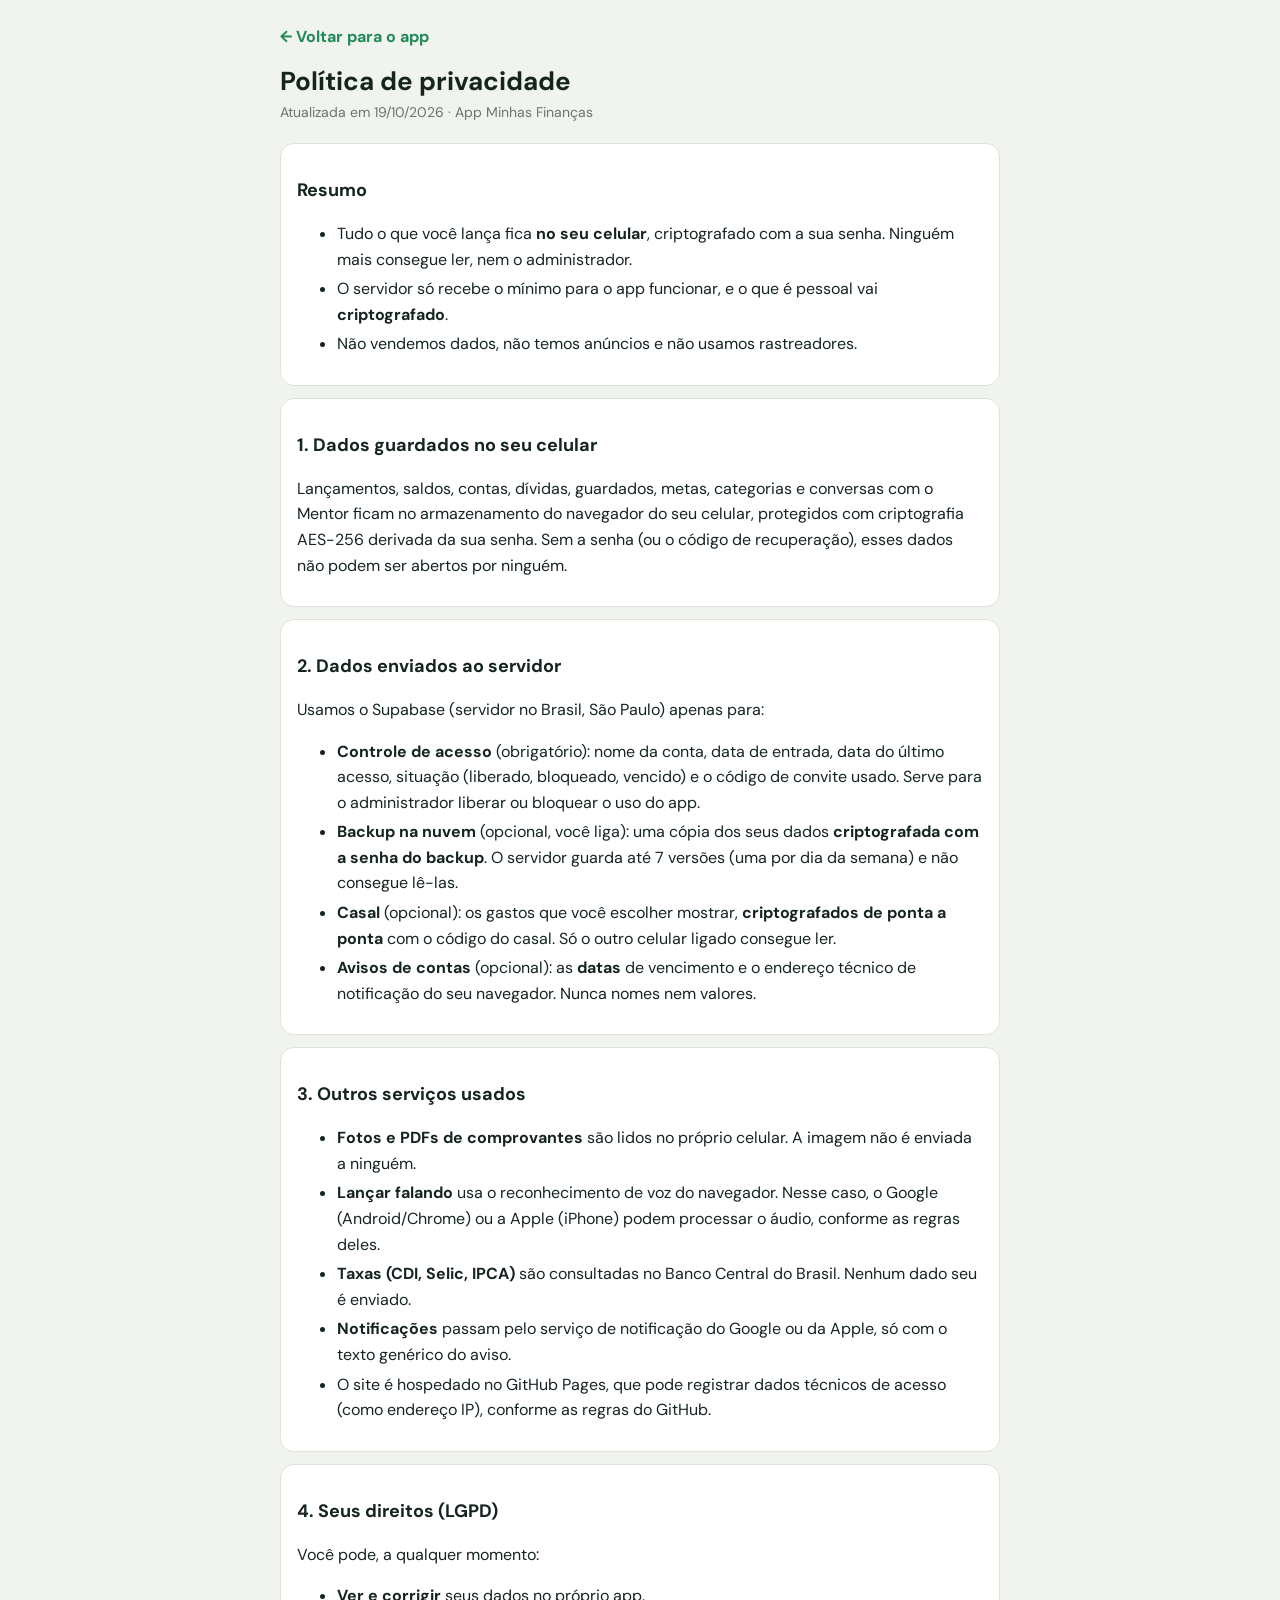
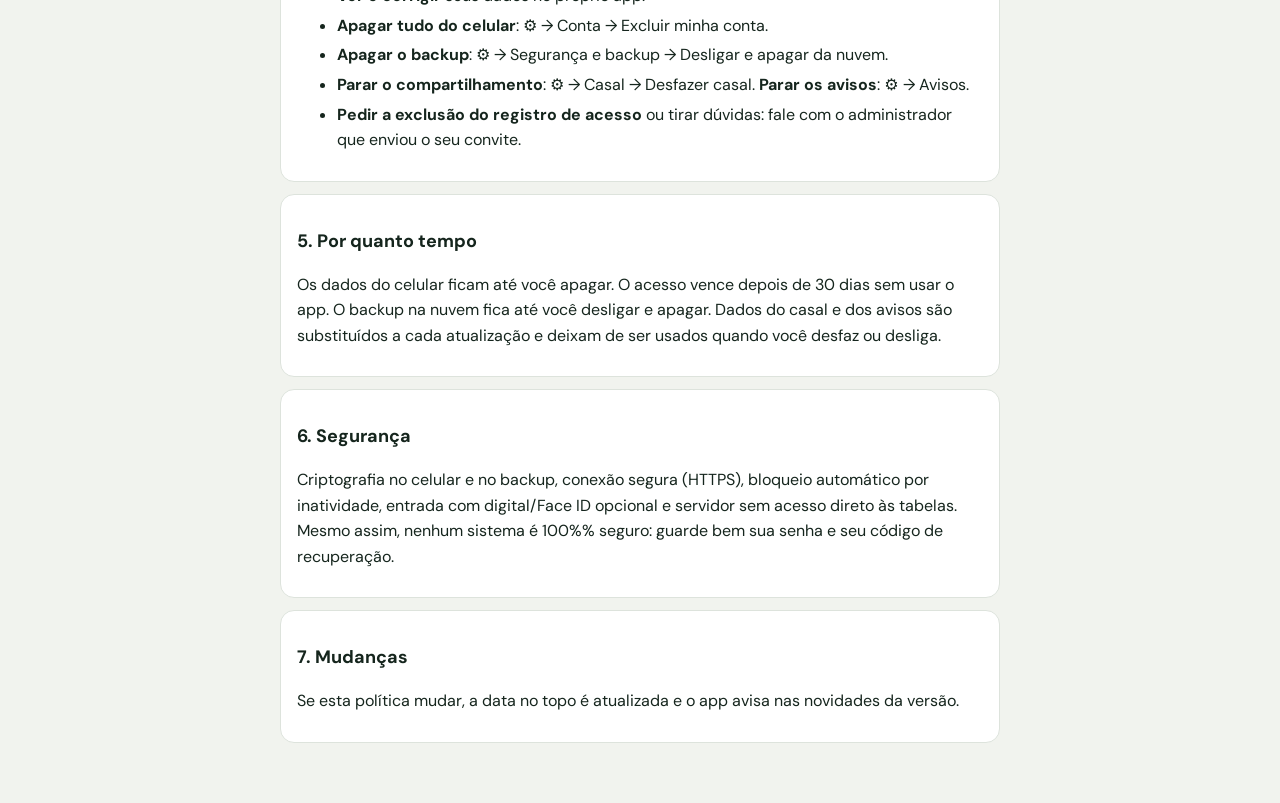
<file: privacidade.html>
<!doctype html>
<html lang="pt-BR"><head><meta charset="utf-8"><meta name="viewport" content="width=device-width,initial-scale=1">
<meta http-equiv="Content-Security-Policy" content="default-src 'none'; style-src 'unsafe-inline'; font-src 'self'; img-src 'self'; base-uri 'none'; form-action 'none'">
<meta name="referrer" content="no-referrer"><title>Privacidade · Minhas Finanças</title>
<style>
@font-face{font-family:'DM Sans';src:url(fonts/dm-sans.woff) format('woff');font-weight:100 1000;font-display:swap}
:root{--bg:#F1F3EE;--card:#fff;--ink:#15251D;--mute:#68766E;--line:#DDE3DC;--pos:#1F8A55}
@media (prefers-color-scheme:dark){:root{--bg:#0F1814;--card:#18251E;--ink:#EDF2EC;--mute:#93A399;--line:#263830;--pos:#3DBB7A}}
body{margin:0;background:var(--bg);color:var(--ink);font:16px/1.6 'DM Sans',system-ui,sans-serif}
main{max-width:720px;margin:0 auto;padding:24px 16px 48px}
h1{font-size:26px;line-height:1.2;margin:8px 0 4px}h2{font-size:18px;margin:28px 0 6px}
.sub{color:var(--mute);margin:0 0 20px;font-size:14px}
section{background:var(--card);border:1px solid var(--line);border-radius:14px;padding:4px 16px 12px;margin:12px 0}
li{margin:4px 0}a{color:var(--pos)}.volta{display:inline-block;margin-bottom:8px;font-weight:700;text-decoration:none}
</style></head><body><main>
<a class="volta" href="./">← Voltar para o app</a>
<h1>Política de privacidade</h1>
<p class="sub">Atualizada em 19/10/2026 · App Minhas Finanças</p>
<section><h2>Resumo</h2><ul>
<li>Tudo o que você lança fica <b>no seu celular</b>, criptografado com a sua senha. Ninguém mais consegue ler, nem o administrador.</li>
<li>O servidor só recebe o mínimo para o app funcionar, e o que é pessoal vai <b>criptografado</b>.</li>
<li>Não vendemos dados, não temos anúncios e não usamos rastreadores.</li></ul></section>
<section><h2>1. Dados guardados no seu celular</h2>
<p>Lançamentos, saldos, contas, dívidas, guardados, metas, categorias e conversas com o Mentor ficam no armazenamento do navegador do seu celular, protegidos com criptografia AES-256 derivada da sua senha. Sem a senha (ou o código de recuperação), esses dados não podem ser abertos por ninguém.</p></section>
<section><h2>2. Dados enviados ao servidor</h2>
<p>Usamos o Supabase (servidor no Brasil, São Paulo) apenas para:</p><ul>
<li><b>Controle de acesso</b> (obrigatório): nome da conta, data de entrada, data do último acesso, situação (liberado, bloqueado, vencido) e o código de convite usado. Serve para o administrador liberar ou bloquear o uso do app.</li>
<li><b>Backup na nuvem</b> (opcional, você liga): uma cópia dos seus dados <b>criptografada com a senha do backup</b>. O servidor guarda até 7 versões (uma por dia da semana) e não consegue lê-las.</li>
<li><b>Casal</b> (opcional): os gastos que você escolher mostrar, <b>criptografados de ponta a ponta</b> com o código do casal. Só o outro celular ligado consegue ler.</li>
<li><b>Avisos de contas</b> (opcional): as <b>datas</b> de vencimento e o endereço técnico de notificação do seu navegador. Nunca nomes nem valores.</li></ul></section>
<section><h2>3. Outros serviços usados</h2><ul>
<li><b>Fotos e PDFs de comprovantes</b> são lidos no próprio celular. A imagem não é enviada a ninguém.</li>
<li><b>Lançar falando</b> usa o reconhecimento de voz do navegador. Nesse caso, o Google (Android/Chrome) ou a Apple (iPhone) podem processar o áudio, conforme as regras deles.</li>
<li><b>Taxas (CDI, Selic, IPCA)</b> são consultadas no Banco Central do Brasil. Nenhum dado seu é enviado.</li>
<li><b>Notificações</b> passam pelo serviço de notificação do Google ou da Apple, só com o texto genérico do aviso.</li>
<li>O site é hospedado no GitHub Pages, que pode registrar dados técnicos de acesso (como endereço IP), conforme as regras do GitHub.</li></ul></section>
<section><h2>4. Seus direitos (LGPD)</h2>
<p>Você pode, a qualquer momento:</p><ul>
<li><b>Ver e corrigir</b> seus dados no próprio app.</li>
<li><b>Apagar tudo do celular</b>: ⚙ → Conta → Excluir minha conta.</li>
<li><b>Apagar o backup</b>: ⚙ → Segurança e backup → Desligar e apagar da nuvem.</li>
<li><b>Parar o compartilhamento</b>: ⚙ → Casal → Desfazer casal. <b>Parar os avisos</b>: ⚙ → Avisos.</li>
<li><b>Pedir a exclusão do registro de acesso</b> ou tirar dúvidas: fale com o administrador que enviou o seu convite.</li></ul></section>
<section><h2>5. Por quanto tempo</h2>
<p>Os dados do celular ficam até você apagar. O acesso vence depois de 30 dias sem usar o app. O backup na nuvem fica até você desligar e apagar. Dados do casal e dos avisos são substituídos a cada atualização e deixam de ser usados quando você desfaz ou desliga.</p></section>
<section><h2>6. Segurança</h2>
<p>Criptografia no celular e no backup, conexão segura (HTTPS), bloqueio automático por inatividade, entrada com digital/Face ID opcional e servidor sem acesso direto às tabelas. Mesmo assim, nenhum sistema é 100%% seguro: guarde bem sua senha e seu código de recuperação.</p></section>
<section><h2>7. Mudanças</h2><p>Se esta política mudar, a data no topo é atualizada e o app avisa nas novidades da versão.</p></section>
</main></body></html>
</file>
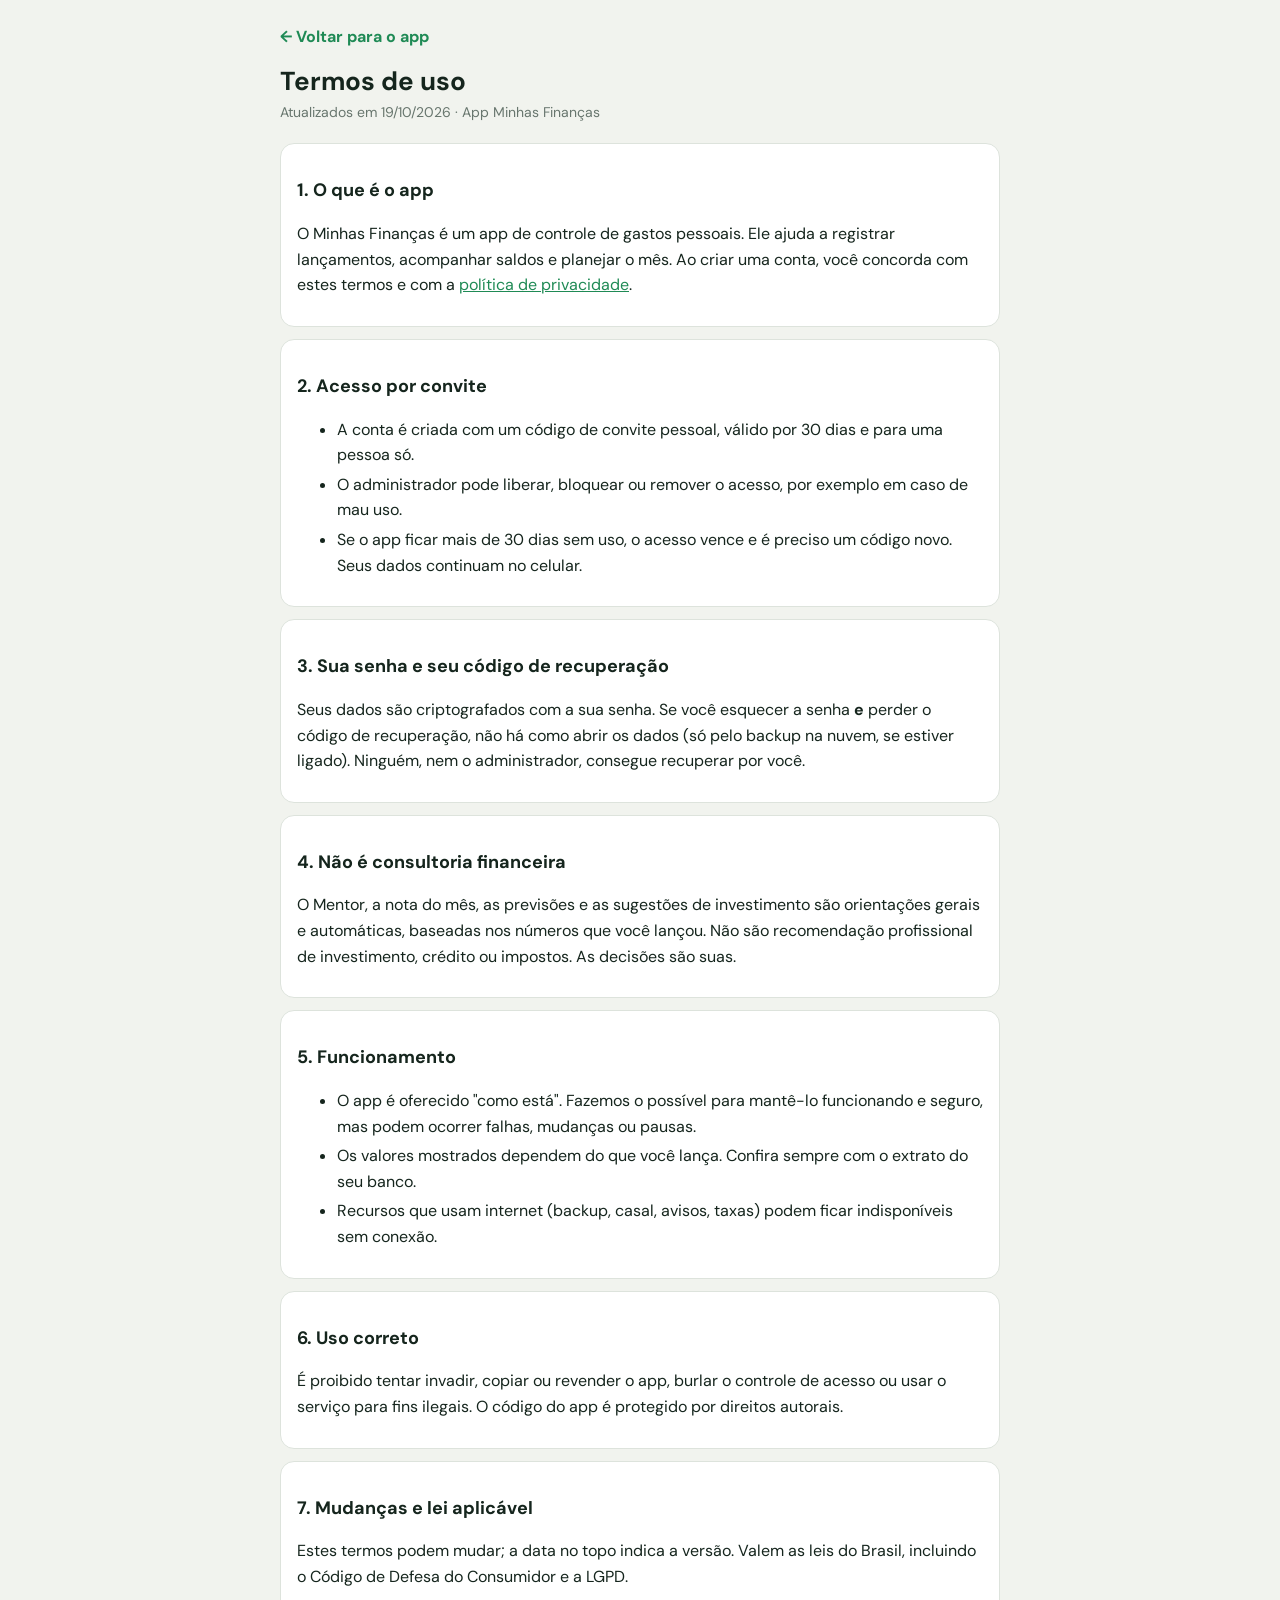
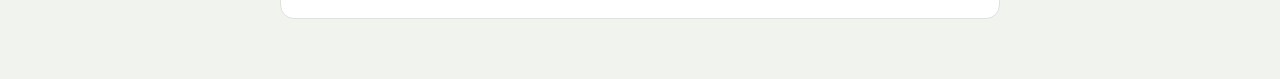
<file: termos.html>
<!doctype html>
<html lang="pt-BR"><head><meta charset="utf-8"><meta name="viewport" content="width=device-width,initial-scale=1">
<meta http-equiv="Content-Security-Policy" content="default-src 'none'; style-src 'unsafe-inline'; font-src 'self'; img-src 'self'; base-uri 'none'; form-action 'none'">
<meta name="referrer" content="no-referrer"><title>Termos de uso · Minhas Finanças</title>
<style>
@font-face{font-family:'DM Sans';src:url(fonts/dm-sans.woff) format('woff');font-weight:100 1000;font-display:swap}
:root{--bg:#F1F3EE;--card:#fff;--ink:#15251D;--mute:#68766E;--line:#DDE3DC;--pos:#1F8A55}
@media (prefers-color-scheme:dark){:root{--bg:#0F1814;--card:#18251E;--ink:#EDF2EC;--mute:#93A399;--line:#263830;--pos:#3DBB7A}}
body{margin:0;background:var(--bg);color:var(--ink);font:16px/1.6 'DM Sans',system-ui,sans-serif}
main{max-width:720px;margin:0 auto;padding:24px 16px 48px}
h1{font-size:26px;line-height:1.2;margin:8px 0 4px}h2{font-size:18px;margin:28px 0 6px}
.sub{color:var(--mute);margin:0 0 20px;font-size:14px}
section{background:var(--card);border:1px solid var(--line);border-radius:14px;padding:4px 16px 12px;margin:12px 0}
li{margin:4px 0}a{color:var(--pos)}.volta{display:inline-block;margin-bottom:8px;font-weight:700;text-decoration:none}
</style></head><body><main>
<a class="volta" href="./">← Voltar para o app</a>
<h1>Termos de uso</h1>
<p class="sub">Atualizados em 19/10/2026 · App Minhas Finanças</p>
<section><h2>1. O que é o app</h2><p>O Minhas Finanças é um app de controle de gastos pessoais. Ele ajuda a registrar lançamentos, acompanhar saldos e planejar o mês. Ao criar uma conta, você concorda com estes termos e com a <a href="privacidade.html">política de privacidade</a>.</p></section>
<section><h2>2. Acesso por convite</h2><ul>
<li>A conta é criada com um código de convite pessoal, válido por 30 dias e para uma pessoa só.</li>
<li>O administrador pode liberar, bloquear ou remover o acesso, por exemplo em caso de mau uso.</li>
<li>Se o app ficar mais de 30 dias sem uso, o acesso vence e é preciso um código novo. Seus dados continuam no celular.</li></ul></section>
<section><h2>3. Sua senha e seu código de recuperação</h2><p>Seus dados são criptografados com a sua senha. Se você esquecer a senha <b>e</b> perder o código de recuperação, não há como abrir os dados (só pelo backup na nuvem, se estiver ligado). Ninguém, nem o administrador, consegue recuperar por você.</p></section>
<section><h2>4. Não é consultoria financeira</h2><p>O Mentor, a nota do mês, as previsões e as sugestões de investimento são orientações gerais e automáticas, baseadas nos números que você lançou. Não são recomendação profissional de investimento, crédito ou impostos. As decisões são suas.</p></section>
<section><h2>5. Funcionamento</h2><ul>
<li>O app é oferecido "como está". Fazemos o possível para mantê-lo funcionando e seguro, mas podem ocorrer falhas, mudanças ou pausas.</li>
<li>Os valores mostrados dependem do que você lança. Confira sempre com o extrato do seu banco.</li>
<li>Recursos que usam internet (backup, casal, avisos, taxas) podem ficar indisponíveis sem conexão.</li></ul></section>
<section><h2>6. Uso correto</h2><p>É proibido tentar invadir, copiar ou revender o app, burlar o controle de acesso ou usar o serviço para fins ilegais. O código do app é protegido por direitos autorais.</p></section>
<section><h2>7. Mudanças e lei aplicável</h2><p>Estes termos podem mudar; a data no topo indica a versão. Valem as leis do Brasil, incluindo o Código de Defesa do Consumidor e a LGPD.</p></section>
</main></body></html>
</file>
